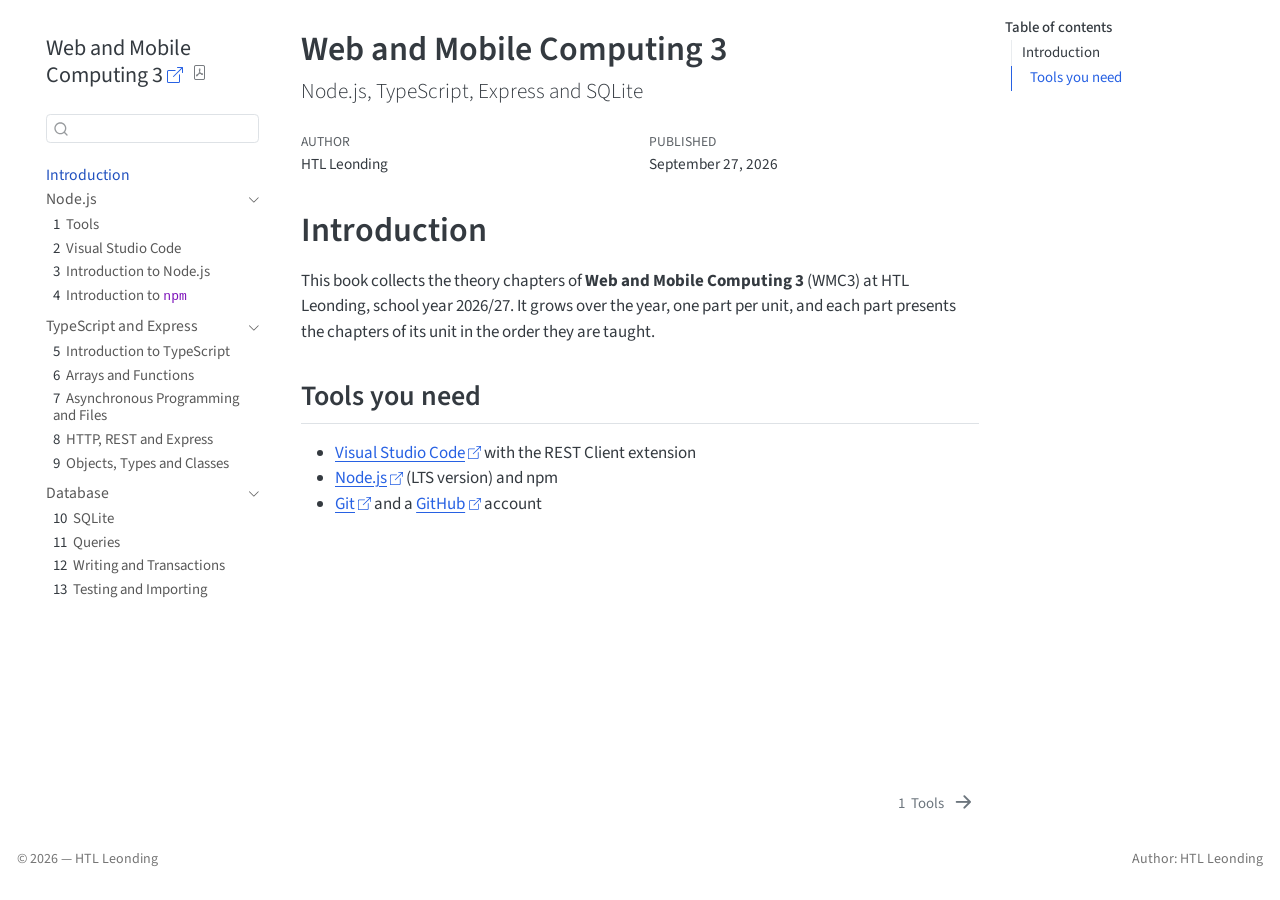
<file: index.html>
<!DOCTYPE html>
<html xmlns="http://www.w3.org/1999/xhtml" lang="en" xml:lang="en"><head>

<meta charset="utf-8">
<meta name="generator" content="quarto-1.10.18">

<meta name="viewport" content="width=device-width, initial-scale=1.0, user-scalable=yes">

<meta name="author" content="HTL Leonding">
<meta name="dcterms.date" content="2026-09-27">

<title>Web and Mobile Computing 3</title>
<style>
/* Default styles provided by pandoc.
** See https://pandoc.org/MANUAL.html#variables-for-html for config info.
*/
span.smallcaps{font-variant: small-caps;}
div.columns{display: flex; gap: 1.5em;}
div.column{flex: auto;}
@media screen {
div.columns{gap: min(4vw, 1.5em);}
div.column{overflow-x: auto;}
}
div.hanging-indent{margin-left: 1.5em; text-indent: -1.5em;}
ul.task-list{list-style: none;}
ul.task-list li input[type="checkbox"] {
  width: 0.8em;
  margin: 0 0.8em 0.2em -1em; /* quarto-specific, see https://github.com/quarto-dev/quarto-cli/issues/4556 */ 
  vertical-align: middle;
}
</style>


<script src="site_libs/quarto-nav/quarto-nav.js"></script>
<script src="site_libs/quarto-nav/headroom.min.js"></script>
<script src="site_libs/clipboard/clipboard.min.js"></script>
<script src="site_libs/quarto-search/autocomplete.umd.js"></script>
<script src="site_libs/quarto-search/fuse.min.js"></script>
<script src="site_libs/quarto-search/quarto-search.js"></script>
<meta name="quarto:offset" content="./">
<link href="./content/Units/01-Node.js/01_tools/README.html" rel="next">
<script src="site_libs/quarto-html/quarto.js" type="module"></script>
<script src="site_libs/quarto-html/tabsets/tabsets.js" type="module"></script>
<script src="site_libs/quarto-html/popper.min.js"></script>
<script src="site_libs/quarto-html/tippy.umd.min.js"></script>
<script src="site_libs/quarto-html/anchor.min.js"></script>
<link href="site_libs/quarto-html/tippy.css" rel="stylesheet">
<link href="site_libs/quarto-html/quarto-syntax-highlighting-64a204ab8560d761af7679ceaba22944.css" rel="stylesheet" id="quarto-text-highlighting-styles">
<script src="site_libs/bootstrap/bootstrap.min.js"></script>
<link href="site_libs/bootstrap/bootstrap-icons.css" rel="stylesheet">
<link href="site_libs/bootstrap/bootstrap-bfe050db2283133c8854d94eaab4e9ec.min.css" rel="stylesheet" append-hash="true" id="quarto-bootstrap" data-mode="light">
<script id="quarto-search-options" type="application/json">{
  "location": "sidebar",
  "copy-button": false,
  "collapse-after": 3,
  "panel-placement": "start",
  "type": "textbox",
  "limit": 50,
  "keyboard-shortcut": [
    "f",
    "/",
    "s"
  ],
  "show-item-context": false,
  "language": {
    "search-no-results-text": "No results",
    "search-matching-documents-text": "matching documents",
    "search-copy-link-title": "Copy link to search",
    "search-hide-matches-text": "Hide additional matches",
    "search-more-match-text": "more match in this document",
    "search-more-matches-text": "more matches in this document",
    "search-clear-button-title": "Clear",
    "search-text-placeholder": "",
    "search-detached-cancel-button-title": "Cancel",
    "search-submit-button-title": "Submit",
    "search-label": "Search"
  }
}</script>
<style>html{ scroll-behavior: smooth; }</style>


<link rel="stylesheet" href="styles.css">
</head>

<body class="nav-sidebar floating quarto-light">

<div id="quarto-search-results"></div>
  <header id="quarto-header" class="headroom fixed-top">
  <nav class="quarto-secondary-nav">
    <div class="container-fluid d-flex">
      <button type="button" class="quarto-btn-toggle btn" data-bs-toggle="collapse" role="button" data-bs-target=".quarto-sidebar-collapse-item" aria-controls="quarto-sidebar" aria-expanded="false" aria-label="Toggle sidebar navigation" onclick="if (window.quartoToggleHeadroom) { window.quartoToggleHeadroom(); }">
        <i class="bi bi-layout-text-sidebar-reverse"></i>
      </button>
        <nav class="quarto-page-breadcrumbs" aria-label="breadcrumb"><ol class="breadcrumb"><li class="breadcrumb-item"><a href="./index.html">Introduction</a></li></ol></nav>
        <a class="flex-grow-1" role="navigation" data-bs-toggle="collapse" data-bs-target=".quarto-sidebar-collapse-item" aria-controls="quarto-sidebar" aria-expanded="false" aria-label="Toggle sidebar navigation" onclick="if (window.quartoToggleHeadroom) { window.quartoToggleHeadroom(); }">      
        </a>
      <button type="button" class="btn quarto-search-button" aria-label="Search" onclick="window.quartoOpenSearch();">
        <i class="bi bi-search"></i>
      </button>
    </div>
  </nav>
</header>
<!-- content -->
<div id="quarto-content" class="quarto-container page-columns page-rows-contents page-layout-article">
<!-- sidebar -->
  <nav id="quarto-sidebar" class="sidebar collapse collapse-horizontal quarto-sidebar-collapse-item sidebar-navigation floating overflow-auto">
    <div class="pt-lg-2 mt-2 text-left sidebar-header">
    <div class="sidebar-title mb-0 py-0">
      <a href="./">Web and Mobile Computing 3</a> 
        <div class="sidebar-tools-main">
    <a href="./WMC3.pdf" title="Download PDF" class="quarto-navigation-tool px-1" aria-label="Download PDF"><i class="bi bi-file-pdf"></i></a>
</div>
    </div>
      </div>
        <div class="mt-2 flex-shrink-0 align-items-center">
        <div class="sidebar-search">
        <div id="quarto-search" class="" title="Search"></div>
        </div>
        </div>
    <div class="sidebar-menu-container"> 
    <ul class="list-unstyled mt-1">
        <li class="sidebar-item">
  <div class="sidebar-item-container"> 
  <a href="./index.html" class="sidebar-item-text sidebar-link active">
 <span class="menu-text">Introduction</span></a>
  </div>
</li>
        <li class="sidebar-item sidebar-item-section">
      <div class="sidebar-item-container"> 
            <a class="sidebar-item-text sidebar-link text-start" data-bs-toggle="collapse" data-bs-target="#quarto-sidebar-section-1" role="navigation" aria-expanded="true">
 <span class="menu-text">Node.js</span></a>
          <a class="sidebar-item-toggle text-start" data-bs-toggle="collapse" data-bs-target="#quarto-sidebar-section-1" role="navigation" aria-expanded="true" aria-label="Toggle section">
            <i class="bi bi-chevron-right ms-2"></i>
          </a> 
      </div>
      <ul id="quarto-sidebar-section-1" class="collapse list-unstyled sidebar-section depth1 show">  
          <li class="sidebar-item">
  <div class="sidebar-item-container"> 
  <a href="./content/Units/01-Node.js/01_tools/README.html" class="sidebar-item-text sidebar-link">
 <span class="menu-text"><span class="chapter-number">1</span>&nbsp; <span class="chapter-title">Tools</span></span></a>
  </div>
</li>
          <li class="sidebar-item">
  <div class="sidebar-item-container"> 
  <a href="./content/Units/01-Node.js/01_tools/VSCode-Extensions.html" class="sidebar-item-text sidebar-link">
 <span class="menu-text"><span class="chapter-number">2</span>&nbsp; <span class="chapter-title">Visual Studio Code</span></span></a>
  </div>
</li>
          <li class="sidebar-item">
  <div class="sidebar-item-container"> 
  <a href="./content/Units/01-Node.js/02_node/README.html" class="sidebar-item-text sidebar-link">
 <span class="menu-text"><span class="chapter-number">3</span>&nbsp; <span class="chapter-title">Introduction to Node.js</span></span></a>
  </div>
</li>
          <li class="sidebar-item">
  <div class="sidebar-item-container"> 
  <a href="./content/Units/01-Node.js/03_npm/README.html" class="sidebar-item-text sidebar-link">
 <span class="menu-text"><span class="chapter-number">4</span>&nbsp; <span class="chapter-title">Introduction to <code>npm</code></span></span></a>
  </div>
</li>
      </ul>
  </li>
        <li class="sidebar-item sidebar-item-section">
      <div class="sidebar-item-container"> 
            <a class="sidebar-item-text sidebar-link text-start" data-bs-toggle="collapse" data-bs-target="#quarto-sidebar-section-2" role="navigation" aria-expanded="true">
 <span class="menu-text">TypeScript and Express</span></a>
          <a class="sidebar-item-toggle text-start" data-bs-toggle="collapse" data-bs-target="#quarto-sidebar-section-2" role="navigation" aria-expanded="true" aria-label="Toggle section">
            <i class="bi bi-chevron-right ms-2"></i>
          </a> 
      </div>
      <ul id="quarto-sidebar-section-2" class="collapse list-unstyled sidebar-section depth1 show">  
          <li class="sidebar-item">
  <div class="sidebar-item-container"> 
  <a href="./content/Units/02-TypeScript-and-Express/material/01_typescript-intro/README.html" class="sidebar-item-text sidebar-link">
 <span class="menu-text"><span class="chapter-number">5</span>&nbsp; <span class="chapter-title">Introduction to TypeScript</span></span></a>
  </div>
</li>
          <li class="sidebar-item">
  <div class="sidebar-item-container"> 
  <a href="./content/Units/02-TypeScript-and-Express/material/02_arrays-and-functions/README.html" class="sidebar-item-text sidebar-link">
 <span class="menu-text"><span class="chapter-number">6</span>&nbsp; <span class="chapter-title">Arrays and Functions</span></span></a>
  </div>
</li>
          <li class="sidebar-item">
  <div class="sidebar-item-container"> 
  <a href="./content/Units/02-TypeScript-and-Express/material/03_async-and-files/README.html" class="sidebar-item-text sidebar-link">
 <span class="menu-text"><span class="chapter-number">7</span>&nbsp; <span class="chapter-title">Asynchronous Programming and Files</span></span></a>
  </div>
</li>
          <li class="sidebar-item">
  <div class="sidebar-item-container"> 
  <a href="./content/Units/02-TypeScript-and-Express/material/04_express-intro/README.html" class="sidebar-item-text sidebar-link">
 <span class="menu-text"><span class="chapter-number">8</span>&nbsp; <span class="chapter-title">HTTP, REST and Express</span></span></a>
  </div>
</li>
          <li class="sidebar-item">
  <div class="sidebar-item-container"> 
  <a href="./content/Units/02-TypeScript-and-Express/material/05_objects-and-classes/README.html" class="sidebar-item-text sidebar-link">
 <span class="menu-text"><span class="chapter-number">9</span>&nbsp; <span class="chapter-title">Objects, Types and Classes</span></span></a>
  </div>
</li>
      </ul>
  </li>
        <li class="sidebar-item sidebar-item-section">
      <div class="sidebar-item-container"> 
            <a class="sidebar-item-text sidebar-link text-start" data-bs-toggle="collapse" data-bs-target="#quarto-sidebar-section-3" role="navigation" aria-expanded="true">
 <span class="menu-text">Database</span></a>
          <a class="sidebar-item-toggle text-start" data-bs-toggle="collapse" data-bs-target="#quarto-sidebar-section-3" role="navigation" aria-expanded="true" aria-label="Toggle section">
            <i class="bi bi-chevron-right ms-2"></i>
          </a> 
      </div>
      <ul id="quarto-sidebar-section-3" class="collapse list-unstyled sidebar-section depth1 show">  
          <li class="sidebar-item">
  <div class="sidebar-item-container"> 
  <a href="./content/Units/03-Database/material/01_sqlite/README.html" class="sidebar-item-text sidebar-link">
 <span class="menu-text"><span class="chapter-number">10</span>&nbsp; <span class="chapter-title">SQLite</span></span></a>
  </div>
</li>
          <li class="sidebar-item">
  <div class="sidebar-item-container"> 
  <a href="./content/Units/03-Database/material/02_queries/README.html" class="sidebar-item-text sidebar-link">
 <span class="menu-text"><span class="chapter-number">11</span>&nbsp; <span class="chapter-title">Queries</span></span></a>
  </div>
</li>
          <li class="sidebar-item">
  <div class="sidebar-item-container"> 
  <a href="./content/Units/03-Database/material/03_writing-and-transactions/README.html" class="sidebar-item-text sidebar-link">
 <span class="menu-text"><span class="chapter-number">12</span>&nbsp; <span class="chapter-title">Writing and Transactions</span></span></a>
  </div>
</li>
          <li class="sidebar-item">
  <div class="sidebar-item-container"> 
  <a href="./content/Units/03-Database/material/04_testing-and-import/README.html" class="sidebar-item-text sidebar-link">
 <span class="menu-text"><span class="chapter-number">13</span>&nbsp; <span class="chapter-title">Testing and Importing</span></span></a>
  </div>
</li>
      </ul>
  </li>
    </ul>
    </div>
</nav>
<div id="quarto-sidebar-glass" class="quarto-sidebar-collapse-item" data-bs-toggle="collapse" data-bs-target=".quarto-sidebar-collapse-item"></div>
<!-- margin-sidebar -->
    <div id="quarto-margin-sidebar" class="sidebar margin-sidebar">
        <nav id="TOC" role="doc-toc" class="toc-active">
    <h2 id="toc-title">Table of contents</h2>
   
  <ul>
  <li><a href="#introduction" id="toc-introduction" class="nav-link active" data-scroll-target="#introduction">Introduction</a>
  <ul class="collapse">
  <li><a href="#tools-you-need" id="toc-tools-you-need" class="nav-link" data-scroll-target="#tools-you-need">Tools you need</a></li>
  </ul></li>
  </ul>
</nav>
    </div>
<!-- main -->
<main class="content" id="quarto-document-content">

<header id="title-block-header" class="quarto-title-block default">
<div class="quarto-title">
<h1 class="title">Web and Mobile Computing 3</h1>
<p class="subtitle lead">Node.js, TypeScript, Express and SQLite</p>
</div>



<div class="quarto-title-meta">

    <div>
    <div class="quarto-title-meta-heading">Author</div>
    <div class="quarto-title-meta-contents">
             <p>HTL Leonding </p>
          </div>
  </div>
    
    <div>
    <div class="quarto-title-meta-heading">Published</div>
    <div class="quarto-title-meta-contents">
      <p class="date">September 27, 2026</p>
    </div>
  </div>
  
    
  </div>
  


</header>


<section id="introduction" class="level1 unnumbered">
<h1 class="unnumbered">Introduction</h1>
<!--
  The only page written for the book itself. Everything else is a course
  Readme from ../Units/, copied into content/ by _scripts/sync-content.ts.
  The repository README.md is the lecturers' plan for the year (German), so it
  is not the introduction here.
-->
<p>This book collects the theory chapters of <strong>Web and Mobile Computing 3</strong> (WMC3) at HTL Leonding, school year 2026/27. It grows over the year, one part per unit, and each part presents the chapters of its unit in the order they are taught.</p>
<section id="tools-you-need" class="level2">
<h2 class="anchored" data-anchor-id="tools-you-need">Tools you need</h2>
<ul>
<li><a href="https://code.visualstudio.com/">Visual Studio Code</a> with the REST Client extension</li>
<li><a href="https://nodejs.org/">Node.js</a> (LTS version) and npm</li>
<li><a href="https://git-scm.com/">Git</a> and a <a href="https://github.com/">GitHub</a> account</li>
</ul>


</section>
</section>

</main> <!-- /main -->
<script id="quarto-html-after-body" type="application/javascript">
  window.document.addEventListener("DOMContentLoaded", function (event) {
    const icon = "";
    const anchorJS = new window.AnchorJS();
    anchorJS.options = {
      placement: 'right',
      icon: icon
    };
    anchorJS.add('.anchored');
    const isCodeAnnotation = (el) => {
      for (const clz of el.classList) {
        if (clz.startsWith('code-annotation-')) {                     
          return true;
        }
      }
      return false;
    }
    const onCopySuccess = function(e) {
      // button target
      const button = e.trigger;
      // don't keep focus
      button.blur();
      // flash "checked"
      button.classList.add('code-copy-button-checked');
      var currentTitle = button.getAttribute("title");
      button.setAttribute("title", "Copied!");
      let tooltip;
      if (window.bootstrap) {
        button.setAttribute("data-bs-toggle", "tooltip");
        button.setAttribute("data-bs-placement", "left");
        button.setAttribute("data-bs-title", "Copied!");
        tooltip = new bootstrap.Tooltip(button, 
          { trigger: "manual", 
            customClass: "code-copy-button-tooltip",
            offset: [0, -8]});
        tooltip.show();    
      }
      setTimeout(function() {
        if (tooltip) {
          tooltip.hide();
          button.removeAttribute("data-bs-title");
          button.removeAttribute("data-bs-toggle");
          button.removeAttribute("data-bs-placement");
        }
        button.setAttribute("title", currentTitle);
        button.classList.remove('code-copy-button-checked');
      }, 1000);
      // clear code selection
      e.clearSelection();
    }
    const getTextToCopy = function(trigger) {
      const outerScaffold = trigger.parentElement.cloneNode(true);
      const codeEl = outerScaffold.querySelector('code');
      for (const childEl of codeEl.children) {
        if (isCodeAnnotation(childEl)) {
          childEl.remove();
        }
      }
      return codeEl.innerText;
    }
    const clipboard = new window.ClipboardJS('.code-copy-button:not([data-in-quarto-modal])', {
      text: getTextToCopy
    });
    clipboard.on('success', onCopySuccess);
    if (window.document.getElementById('quarto-embedded-source-code-modal')) {
      const clipboardModal = new window.ClipboardJS('.code-copy-button[data-in-quarto-modal]', {
        text: getTextToCopy,
        container: window.document.getElementById('quarto-embedded-source-code-modal')
      });
      clipboardModal.on('success', onCopySuccess);
    }
      var localhostRegex = new RegExp(/^(?:http|https):\/\/localhost\:?[0-9]*\//);
      var mailtoRegex = new RegExp(/^mailto:/);
        var filterRegex = new RegExp("https:\/\/htl-leo-wmc-3\.github\.io\/wmc-3\/");
      var isInternal = (href) => {
          return filterRegex.test(href) || localhostRegex.test(href) || mailtoRegex.test(href);
      }
      // Inspect non-navigation links and adorn them if external
     var links = window.document.querySelectorAll('a[href]:not(.nav-link):not(.navbar-brand):not(.toc-action):not(.sidebar-link):not(.sidebar-item-toggle):not(.pagination-link):not(.no-external):not([aria-hidden]):not(.dropdown-item):not(.quarto-navigation-tool):not(.about-link)');
      for (var i=0; i<links.length; i++) {
        const link = links[i];
        if (!isInternal(link.href)) {
          // undo the damage that might have been done by quarto-nav.js in the case of
          // links that we want to consider external
          if (link.dataset.originalHref !== undefined) {
            link.href = link.dataset.originalHref;
          }
            // target, if specified
            link.setAttribute("target", "_blank");
            if (link.getAttribute("rel") === null) {
              link.setAttribute("rel", "noopener");
            }
            // default icon
            link.classList.add("external");
        }
      }
    function tippyHover(el, contentFn, onTriggerFn, onUntriggerFn) {
      const config = {
        allowHTML: true,
        maxWidth: 500,
        delay: 100,
        arrow: false,
        appendTo: function(el) {
            return el.parentElement;
        },
        interactive: true,
        interactiveBorder: 10,
        theme: 'quarto',
        placement: 'bottom-start',
      };
      if (contentFn) {
        config.content = contentFn;
      }
      if (onTriggerFn) {
        config.onTrigger = onTriggerFn;
      }
      if (onUntriggerFn) {
        config.onUntrigger = onUntriggerFn;
      }
      window.tippy(el, config); 
    }
    const noterefs = window.document.querySelectorAll('a[role="doc-noteref"]');
    for (var i=0; i<noterefs.length; i++) {
      const ref = noterefs[i];
      tippyHover(ref, function() {
        // use id or data attribute instead here
        let href = ref.getAttribute('data-footnote-href') || ref.getAttribute('href');
        try { href = new URL(href).hash; } catch {}
        const id = href.replace(/^#\/?/, "");
        const note = window.document.getElementById(id);
        if (note) {
          return note.innerHTML;
        } else {
          return "";
        }
      });
    }
    const xrefs = window.document.querySelectorAll('a.quarto-xref');
    const processXRef = (id, note) => {
      // Strip column container classes
      const stripColumnClz = (el) => {
        el.classList.remove("page-full", "page-columns");
        if (el.children) {
          for (const child of el.children) {
            stripColumnClz(child);
          }
        }
      }
      stripColumnClz(note)
      if (id === null || id.startsWith('sec-')) {
        // Special case sections, only their first couple elements
        const container = document.createElement("div");
        if (note.children && note.children.length > 2) {
          container.appendChild(note.children[0].cloneNode(true));
          for (let i = 1; i < note.children.length; i++) {
            const child = note.children[i];
            if (child.tagName === "P" && child.innerText === "") {
              continue;
            } else {
              container.appendChild(child.cloneNode(true));
              break;
            }
          }
          if (window.Quarto?.typesetMath) {
            window.Quarto.typesetMath(container);
          }
          return container.innerHTML
        } else {
          if (window.Quarto?.typesetMath) {
            window.Quarto.typesetMath(note);
          }
          return note.innerHTML;
        }
      } else {
        // Remove any anchor links if they are present
        const anchorLink = note.querySelector('a.anchorjs-link');
        if (anchorLink) {
          anchorLink.remove();
        }
        if (window.Quarto?.typesetMath) {
          window.Quarto.typesetMath(note);
        }
        if (note.classList.contains("callout")) {
          return note.outerHTML;
        } else {
          return note.innerHTML;
        }
      }
    }
    for (var i=0; i<xrefs.length; i++) {
      const xref = xrefs[i];
      tippyHover(xref, undefined, function(instance) {
        instance.disable();
        let url = xref.getAttribute('href');
        let hash = undefined; 
        if (url.startsWith('#')) {
          hash = url;
        } else {
          try { hash = new URL(url).hash; } catch {}
        }
        if (hash) {
          const id = hash.replace(/^#\/?/, "");
          const note = window.document.getElementById(id);
          if (note !== null) {
            try {
              const html = processXRef(id, note.cloneNode(true));
              instance.setContent(html);
            } finally {
              instance.enable();
              instance.show();
            }
          } else {
            // See if we can fetch this
            fetch(url.split('#')[0])
            .then(res => res.text())
            .then(html => {
              const parser = new DOMParser();
              const htmlDoc = parser.parseFromString(html, "text/html");
              const note = htmlDoc.getElementById(id);
              if (note !== null) {
                const html = processXRef(id, note);
                instance.setContent(html);
              } 
            }).finally(() => {
              instance.enable();
              instance.show();
            });
          }
        } else {
          // See if we can fetch a full url (with no hash to target)
          // This is a special case and we should probably do some content thinning / targeting
          fetch(url)
          .then(res => res.text())
          .then(html => {
            const parser = new DOMParser();
            const htmlDoc = parser.parseFromString(html, "text/html");
            const note = htmlDoc.querySelector('main.content');
            if (note !== null) {
              // This should only happen for chapter cross references
              // (since there is no id in the URL)
              // remove the first header
              if (note.children.length > 0 && note.children[0].tagName === "HEADER") {
                note.children[0].remove();
              }
              const html = processXRef(null, note);
              instance.setContent(html);
            } 
          }).finally(() => {
            instance.enable();
            instance.show();
          });
        }
      }, function(instance) {
      });
    }
        let selectedAnnoteEl;
        const selectorForAnnotation = ( cell, annotation) => {
          let cellAttr = 'data-code-cell="' + cell + '"';
          let lineAttr = 'data-code-annotation="' +  annotation + '"';
          const selector = 'span[' + cellAttr + '][' + lineAttr + ']';
          return selector;
        }
        const selectCodeLines = (annoteEl) => {
          const doc = window.document;
          const targetCell = annoteEl.getAttribute("data-target-cell");
          const targetAnnotation = annoteEl.getAttribute("data-target-annotation");
          const annoteSpan = window.document.querySelector(selectorForAnnotation(targetCell, targetAnnotation));
          const lines = annoteSpan.getAttribute("data-code-lines").split(",");
          const lineIds = lines.map((line) => {
            return targetCell + "-" + line;
          })
          let top = null;
          let height = null;
          let parent = null;
          if (lineIds.length > 0) {
              //compute the position of the single el (top and bottom and make a div)
              const el = window.document.getElementById(lineIds[0]);
              top = el.offsetTop;
              height = el.offsetHeight;
              parent = el.parentElement.parentElement;
            if (lineIds.length > 1) {
              const lastEl = window.document.getElementById(lineIds[lineIds.length - 1]);
              const bottom = lastEl.offsetTop + lastEl.offsetHeight;
              height = bottom - top;
            }
            if (top !== null && height !== null && parent !== null) {
              // cook up a div (if necessary) and position it 
              let div = window.document.getElementById("code-annotation-line-highlight");
              if (div === null) {
                div = window.document.createElement("div");
                div.setAttribute("id", "code-annotation-line-highlight");
                div.style.position = 'absolute';
                parent.appendChild(div);
              }
              div.style.top = top - 2 + "px";
              div.style.height = height + 4 + "px";
              div.style.left = 0;
              let gutterDiv = window.document.getElementById("code-annotation-line-highlight-gutter");
              if (gutterDiv === null) {
                gutterDiv = window.document.createElement("div");
                gutterDiv.setAttribute("id", "code-annotation-line-highlight-gutter");
                gutterDiv.style.position = 'absolute';
                const codeCell = window.document.getElementById(targetCell);
                const gutter = codeCell.querySelector('.code-annotation-gutter');
                gutter.appendChild(gutterDiv);
              }
              gutterDiv.style.top = top - 2 + "px";
              gutterDiv.style.height = height + 4 + "px";
            }
            selectedAnnoteEl = annoteEl;
          }
        };
        const unselectCodeLines = () => {
          const elementsIds = ["code-annotation-line-highlight", "code-annotation-line-highlight-gutter"];
          elementsIds.forEach((elId) => {
            const div = window.document.getElementById(elId);
            if (div) {
              div.remove();
            }
          });
          selectedAnnoteEl = undefined;
        };
          // Handle positioning of the toggle
      window.addEventListener(
        "resize",
        throttle(() => {
          elRect = undefined;
          if (selectedAnnoteEl) {
            selectCodeLines(selectedAnnoteEl);
          }
        }, 10)
      );
      function throttle(fn, ms) {
      let throttle = false;
      let timer;
        return (...args) => {
          if(!throttle) { // first call gets through
              fn.apply(this, args);
              throttle = true;
          } else { // all the others get throttled
              if(timer) clearTimeout(timer); // cancel #2
              timer = setTimeout(() => {
                fn.apply(this, args);
                timer = throttle = false;
              }, ms);
          }
        };
      }
        // Attach click handler to the DT
        const annoteDls = window.document.querySelectorAll('dt[data-target-cell]');
        for (const annoteDlNode of annoteDls) {
          annoteDlNode.addEventListener('click', (event) => {
            const clickedEl = event.target;
            if (clickedEl !== selectedAnnoteEl) {
              unselectCodeLines();
              const activeEl = window.document.querySelector('dt[data-target-cell].code-annotation-active');
              if (activeEl) {
                activeEl.classList.remove('code-annotation-active');
              }
              selectCodeLines(clickedEl);
              clickedEl.classList.add('code-annotation-active');
            } else {
              // Unselect the line
              unselectCodeLines();
              clickedEl.classList.remove('code-annotation-active');
            }
          });
        }
    const findCites = (el) => {
      const parentEl = el.parentElement;
      if (parentEl) {
        const cites = parentEl.dataset.cites;
        if (cites) {
          return {
            el,
            cites: cites.split(' ')
          };
        } else {
          return findCites(el.parentElement)
        }
      } else {
        return undefined;
      }
    };
    var bibliorefs = window.document.querySelectorAll('a[role="doc-biblioref"]');
    for (var i=0; i<bibliorefs.length; i++) {
      const ref = bibliorefs[i];
      const citeInfo = findCites(ref);
      if (citeInfo) {
        tippyHover(citeInfo.el, function() {
          var popup = window.document.createElement('div');
          citeInfo.cites.forEach(function(cite) {
            var citeDiv = window.document.createElement('div');
            citeDiv.classList.add('hanging-indent');
            citeDiv.classList.add('csl-entry');
            var biblioDiv = window.document.getElementById('ref-' + cite);
            if (biblioDiv) {
              citeDiv.innerHTML = biblioDiv.innerHTML;
            }
            popup.appendChild(citeDiv);
          });
          return popup.innerHTML;
        });
      }
    }
  });
  </script>
<nav class="page-navigation">
  <div class="nav-page nav-page-previous">
  </div>
  <div class="nav-page nav-page-next">
      <a href="./content/Units/01-Node.js/01_tools/README.html" class="pagination-link" aria-label="Tools">
        <span class="nav-page-text"><span class="chapter-number">1</span>&nbsp; <span class="chapter-title">Tools</span></span> <i class="bi bi-arrow-right-short"></i>
      </a>
  </div>
</nav>
</div> <!-- /content -->
<footer class="footer">
  <div class="nav-footer">
    <div class="nav-footer-left">
<p>© 2026 — HTL Leonding</p>
</div>   
    <div class="nav-footer-center">
      &nbsp;
    </div>
    <div class="nav-footer-right">
<p>Author: HTL Leonding</p>
</div>
  </div>
</footer>




<script src="site_libs/quarto-html/zenscroll-min.js"></script>
</body></html>
</file>
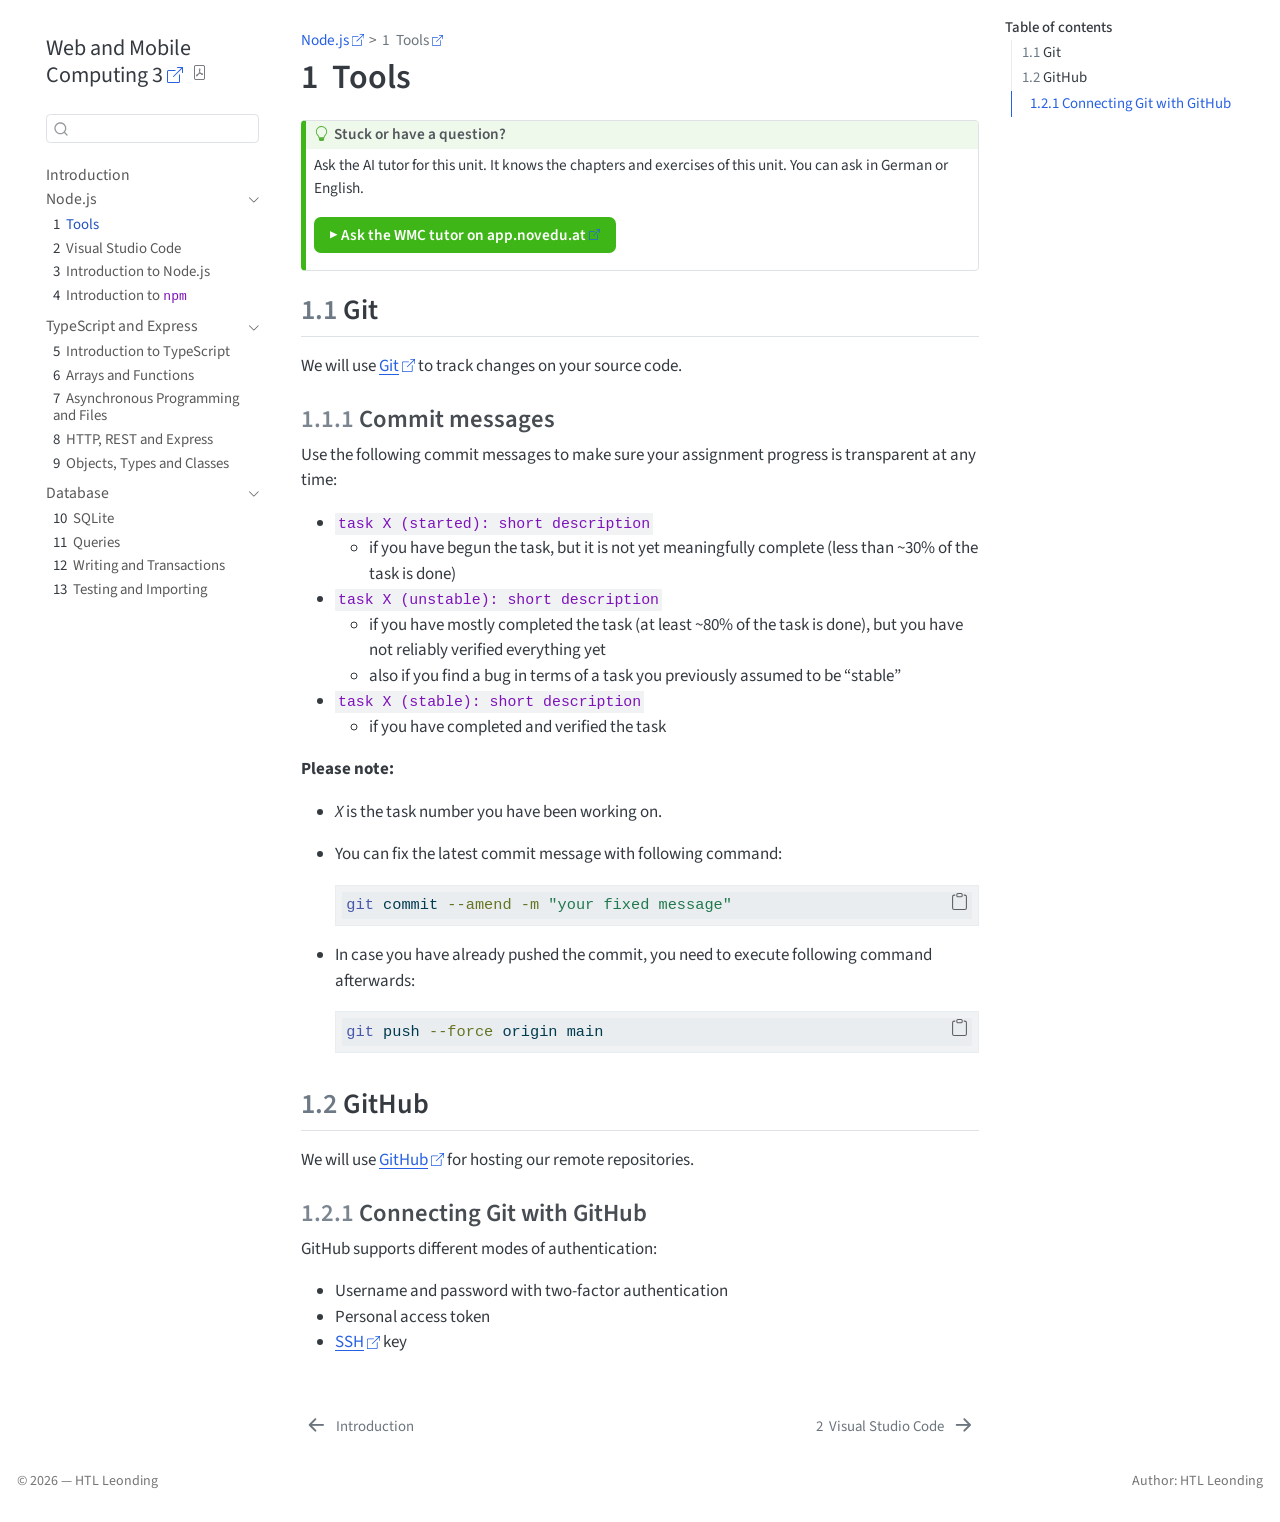
<file: content/Units/01-Node.js/01_tools/README.html>
<!DOCTYPE html>
<html xmlns="http://www.w3.org/1999/xhtml" lang="en" xml:lang="en"><head>

<meta charset="utf-8">
<meta name="generator" content="quarto-1.10.18">

<meta name="viewport" content="width=device-width, initial-scale=1.0, user-scalable=yes">


<title>1&nbsp; Tools – Web and Mobile Computing 3</title>
<style>
/* Default styles provided by pandoc.
** See https://pandoc.org/MANUAL.html#variables-for-html for config info.
*/
span.smallcaps{font-variant: small-caps;}
div.columns{display: flex; gap: 1.5em;}
div.column{flex: auto;}
@media screen {
div.columns{gap: min(4vw, 1.5em);}
div.column{overflow-x: auto;}
}
div.hanging-indent{margin-left: 1.5em; text-indent: -1.5em;}
ul.task-list{list-style: none;}
ul.task-list li input[type="checkbox"] {
  width: 0.8em;
  margin: 0 0.8em 0.2em -1em; /* quarto-specific, see https://github.com/quarto-dev/quarto-cli/issues/4556 */ 
  vertical-align: middle;
}
/* CSS for syntax highlighting */
html { -webkit-text-size-adjust: 100%; }
pre > code.sourceCode { white-space: pre; position: relative; }
pre > code.sourceCode > span { display: inline-block; line-height: 1.25; }
pre > code.sourceCode > span:empty { height: 1.2em; }
.sourceCode { overflow: visible; }
code.sourceCode > span { color: inherit; text-decoration: inherit; }
div.sourceCode { margin: 1em 0; }
pre.sourceCode { margin: 0; }
@media screen {
div.sourceCode { overflow: auto; }
}
@media print {
pre > code.sourceCode { white-space: pre-wrap; }
pre > code.sourceCode > span { text-indent: -5em; padding-left: 5em; }
}
pre.numberSource code
  { counter-reset: source-line 0; }
pre.numberSource code > span
  { position: relative; left: -4em; counter-increment: source-line; }
pre.numberSource code > span > a:first-child::before
  { content: counter(source-line);
    position: relative; left: -1em; text-align: right; vertical-align: baseline;
    border: none; display: inline-block;
    -webkit-touch-callout: none; -webkit-user-select: none;
    -khtml-user-select: none; -moz-user-select: none;
    -ms-user-select: none; user-select: none;
    padding: 0 4px; width: 4em;
  }
pre.numberSource { margin-left: 3em;  padding-left: 4px; }
div.sourceCode
  {   }
@media screen {
pre > code.sourceCode > span > a:first-child::before { text-decoration: underline; }
}
</style>


<script src="../../../../site_libs/quarto-nav/quarto-nav.js"></script>
<script src="../../../../site_libs/quarto-nav/headroom.min.js"></script>
<script src="../../../../site_libs/clipboard/clipboard.min.js"></script>
<script src="../../../../site_libs/quarto-search/autocomplete.umd.js"></script>
<script src="../../../../site_libs/quarto-search/fuse.min.js"></script>
<script src="../../../../site_libs/quarto-search/quarto-search.js"></script>
<meta name="quarto:offset" content="../../../../">
<link href="../../../../content/Units/01-Node.js/01_tools/VSCode-Extensions.html" rel="next">
<link href="../../../../index.html" rel="prev">
<script src="../../../../site_libs/quarto-html/quarto.js" type="module"></script>
<script src="../../../../site_libs/quarto-html/tabsets/tabsets.js" type="module"></script>
<script src="../../../../site_libs/quarto-html/popper.min.js"></script>
<script src="../../../../site_libs/quarto-html/tippy.umd.min.js"></script>
<script src="../../../../site_libs/quarto-html/anchor.min.js"></script>
<link href="../../../../site_libs/quarto-html/tippy.css" rel="stylesheet">
<link href="../../../../site_libs/quarto-html/quarto-syntax-highlighting-64a204ab8560d761af7679ceaba22944.css" rel="stylesheet" id="quarto-text-highlighting-styles">
<script src="../../../../site_libs/bootstrap/bootstrap.min.js"></script>
<link href="../../../../site_libs/bootstrap/bootstrap-icons.css" rel="stylesheet">
<link href="../../../../site_libs/bootstrap/bootstrap-bfe050db2283133c8854d94eaab4e9ec.min.css" rel="stylesheet" append-hash="true" id="quarto-bootstrap" data-mode="light">
<link href="../../../../site_libs/quarto-contrib/quarto-novedu-1.0.0/novedu.css" rel="stylesheet">
<script id="quarto-search-options" type="application/json">{
  "location": "sidebar",
  "copy-button": false,
  "collapse-after": 3,
  "panel-placement": "start",
  "type": "textbox",
  "limit": 50,
  "keyboard-shortcut": [
    "f",
    "/",
    "s"
  ],
  "show-item-context": false,
  "language": {
    "search-no-results-text": "No results",
    "search-matching-documents-text": "matching documents",
    "search-copy-link-title": "Copy link to search",
    "search-hide-matches-text": "Hide additional matches",
    "search-more-match-text": "more match in this document",
    "search-more-matches-text": "more matches in this document",
    "search-clear-button-title": "Clear",
    "search-text-placeholder": "",
    "search-detached-cancel-button-title": "Cancel",
    "search-submit-button-title": "Submit",
    "search-label": "Search"
  }
}</script>
<style>html{ scroll-behavior: smooth; }</style>


<link rel="stylesheet" href="../../../../styles.css">
</head>

<body class="nav-sidebar floating quarto-light">

<div id="quarto-search-results"></div>
  <header id="quarto-header" class="headroom fixed-top">
  <nav class="quarto-secondary-nav">
    <div class="container-fluid d-flex">
      <button type="button" class="quarto-btn-toggle btn" data-bs-toggle="collapse" role="button" data-bs-target=".quarto-sidebar-collapse-item" aria-controls="quarto-sidebar" aria-expanded="false" aria-label="Toggle sidebar navigation" onclick="if (window.quartoToggleHeadroom) { window.quartoToggleHeadroom(); }">
        <i class="bi bi-layout-text-sidebar-reverse"></i>
      </button>
        <nav class="quarto-page-breadcrumbs" aria-label="breadcrumb"><ol class="breadcrumb"><li class="breadcrumb-item"><a href="../../../../content/Units/01-Node.js/01_tools/README.html">Node.js</a></li><li class="breadcrumb-item"><a href="../../../../content/Units/01-Node.js/01_tools/README.html"><span class="chapter-number">1</span>&nbsp; <span class="chapter-title">Tools</span></a></li></ol></nav>
        <a class="flex-grow-1" role="navigation" data-bs-toggle="collapse" data-bs-target=".quarto-sidebar-collapse-item" aria-controls="quarto-sidebar" aria-expanded="false" aria-label="Toggle sidebar navigation" onclick="if (window.quartoToggleHeadroom) { window.quartoToggleHeadroom(); }">      
        </a>
      <button type="button" class="btn quarto-search-button" aria-label="Search" onclick="window.quartoOpenSearch();">
        <i class="bi bi-search"></i>
      </button>
    </div>
  </nav>
</header>
<!-- content -->
<div id="quarto-content" class="quarto-container page-columns page-rows-contents page-layout-article">
<!-- sidebar -->
  <nav id="quarto-sidebar" class="sidebar collapse collapse-horizontal quarto-sidebar-collapse-item sidebar-navigation floating overflow-auto">
    <div class="pt-lg-2 mt-2 text-left sidebar-header">
    <div class="sidebar-title mb-0 py-0">
      <a href="../../../../">Web and Mobile Computing 3</a> 
        <div class="sidebar-tools-main">
    <a href="../../../../WMC3.pdf" title="Download PDF" class="quarto-navigation-tool px-1" aria-label="Download PDF"><i class="bi bi-file-pdf"></i></a>
</div>
    </div>
      </div>
        <div class="mt-2 flex-shrink-0 align-items-center">
        <div class="sidebar-search">
        <div id="quarto-search" class="" title="Search"></div>
        </div>
        </div>
    <div class="sidebar-menu-container"> 
    <ul class="list-unstyled mt-1">
        <li class="sidebar-item">
  <div class="sidebar-item-container"> 
  <a href="../../../../index.html" class="sidebar-item-text sidebar-link">
 <span class="menu-text">Introduction</span></a>
  </div>
</li>
        <li class="sidebar-item sidebar-item-section">
      <div class="sidebar-item-container"> 
            <a class="sidebar-item-text sidebar-link text-start" data-bs-toggle="collapse" data-bs-target="#quarto-sidebar-section-1" role="navigation" aria-expanded="true">
 <span class="menu-text">Node.js</span></a>
          <a class="sidebar-item-toggle text-start" data-bs-toggle="collapse" data-bs-target="#quarto-sidebar-section-1" role="navigation" aria-expanded="true" aria-label="Toggle section">
            <i class="bi bi-chevron-right ms-2"></i>
          </a> 
      </div>
      <ul id="quarto-sidebar-section-1" class="collapse list-unstyled sidebar-section depth1 show">  
          <li class="sidebar-item">
  <div class="sidebar-item-container"> 
  <a href="../../../../content/Units/01-Node.js/01_tools/README.html" class="sidebar-item-text sidebar-link active">
 <span class="menu-text"><span class="chapter-number">1</span>&nbsp; <span class="chapter-title">Tools</span></span></a>
  </div>
</li>
          <li class="sidebar-item">
  <div class="sidebar-item-container"> 
  <a href="../../../../content/Units/01-Node.js/01_tools/VSCode-Extensions.html" class="sidebar-item-text sidebar-link">
 <span class="menu-text"><span class="chapter-number">2</span>&nbsp; <span class="chapter-title">Visual Studio Code</span></span></a>
  </div>
</li>
          <li class="sidebar-item">
  <div class="sidebar-item-container"> 
  <a href="../../../../content/Units/01-Node.js/02_node/README.html" class="sidebar-item-text sidebar-link">
 <span class="menu-text"><span class="chapter-number">3</span>&nbsp; <span class="chapter-title">Introduction to Node.js</span></span></a>
  </div>
</li>
          <li class="sidebar-item">
  <div class="sidebar-item-container"> 
  <a href="../../../../content/Units/01-Node.js/03_npm/README.html" class="sidebar-item-text sidebar-link">
 <span class="menu-text"><span class="chapter-number">4</span>&nbsp; <span class="chapter-title">Introduction to <code>npm</code></span></span></a>
  </div>
</li>
      </ul>
  </li>
        <li class="sidebar-item sidebar-item-section">
      <div class="sidebar-item-container"> 
            <a class="sidebar-item-text sidebar-link text-start" data-bs-toggle="collapse" data-bs-target="#quarto-sidebar-section-2" role="navigation" aria-expanded="true">
 <span class="menu-text">TypeScript and Express</span></a>
          <a class="sidebar-item-toggle text-start" data-bs-toggle="collapse" data-bs-target="#quarto-sidebar-section-2" role="navigation" aria-expanded="true" aria-label="Toggle section">
            <i class="bi bi-chevron-right ms-2"></i>
          </a> 
      </div>
      <ul id="quarto-sidebar-section-2" class="collapse list-unstyled sidebar-section depth1 show">  
          <li class="sidebar-item">
  <div class="sidebar-item-container"> 
  <a href="../../../../content/Units/02-TypeScript-and-Express/material/01_typescript-intro/README.html" class="sidebar-item-text sidebar-link">
 <span class="menu-text"><span class="chapter-number">5</span>&nbsp; <span class="chapter-title">Introduction to TypeScript</span></span></a>
  </div>
</li>
          <li class="sidebar-item">
  <div class="sidebar-item-container"> 
  <a href="../../../../content/Units/02-TypeScript-and-Express/material/02_arrays-and-functions/README.html" class="sidebar-item-text sidebar-link">
 <span class="menu-text"><span class="chapter-number">6</span>&nbsp; <span class="chapter-title">Arrays and Functions</span></span></a>
  </div>
</li>
          <li class="sidebar-item">
  <div class="sidebar-item-container"> 
  <a href="../../../../content/Units/02-TypeScript-and-Express/material/03_async-and-files/README.html" class="sidebar-item-text sidebar-link">
 <span class="menu-text"><span class="chapter-number">7</span>&nbsp; <span class="chapter-title">Asynchronous Programming and Files</span></span></a>
  </div>
</li>
          <li class="sidebar-item">
  <div class="sidebar-item-container"> 
  <a href="../../../../content/Units/02-TypeScript-and-Express/material/04_express-intro/README.html" class="sidebar-item-text sidebar-link">
 <span class="menu-text"><span class="chapter-number">8</span>&nbsp; <span class="chapter-title">HTTP, REST and Express</span></span></a>
  </div>
</li>
          <li class="sidebar-item">
  <div class="sidebar-item-container"> 
  <a href="../../../../content/Units/02-TypeScript-and-Express/material/05_objects-and-classes/README.html" class="sidebar-item-text sidebar-link">
 <span class="menu-text"><span class="chapter-number">9</span>&nbsp; <span class="chapter-title">Objects, Types and Classes</span></span></a>
  </div>
</li>
      </ul>
  </li>
        <li class="sidebar-item sidebar-item-section">
      <div class="sidebar-item-container"> 
            <a class="sidebar-item-text sidebar-link text-start" data-bs-toggle="collapse" data-bs-target="#quarto-sidebar-section-3" role="navigation" aria-expanded="true">
 <span class="menu-text">Database</span></a>
          <a class="sidebar-item-toggle text-start" data-bs-toggle="collapse" data-bs-target="#quarto-sidebar-section-3" role="navigation" aria-expanded="true" aria-label="Toggle section">
            <i class="bi bi-chevron-right ms-2"></i>
          </a> 
      </div>
      <ul id="quarto-sidebar-section-3" class="collapse list-unstyled sidebar-section depth1 show">  
          <li class="sidebar-item">
  <div class="sidebar-item-container"> 
  <a href="../../../../content/Units/03-Database/material/01_sqlite/README.html" class="sidebar-item-text sidebar-link">
 <span class="menu-text"><span class="chapter-number">10</span>&nbsp; <span class="chapter-title">SQLite</span></span></a>
  </div>
</li>
          <li class="sidebar-item">
  <div class="sidebar-item-container"> 
  <a href="../../../../content/Units/03-Database/material/02_queries/README.html" class="sidebar-item-text sidebar-link">
 <span class="menu-text"><span class="chapter-number">11</span>&nbsp; <span class="chapter-title">Queries</span></span></a>
  </div>
</li>
          <li class="sidebar-item">
  <div class="sidebar-item-container"> 
  <a href="../../../../content/Units/03-Database/material/03_writing-and-transactions/README.html" class="sidebar-item-text sidebar-link">
 <span class="menu-text"><span class="chapter-number">12</span>&nbsp; <span class="chapter-title">Writing and Transactions</span></span></a>
  </div>
</li>
          <li class="sidebar-item">
  <div class="sidebar-item-container"> 
  <a href="../../../../content/Units/03-Database/material/04_testing-and-import/README.html" class="sidebar-item-text sidebar-link">
 <span class="menu-text"><span class="chapter-number">13</span>&nbsp; <span class="chapter-title">Testing and Importing</span></span></a>
  </div>
</li>
      </ul>
  </li>
    </ul>
    </div>
</nav>
<div id="quarto-sidebar-glass" class="quarto-sidebar-collapse-item" data-bs-toggle="collapse" data-bs-target=".quarto-sidebar-collapse-item"></div>
<!-- margin-sidebar -->
    <div id="quarto-margin-sidebar" class="sidebar margin-sidebar">
        <nav id="TOC" role="doc-toc" class="toc-active">
    <h2 id="toc-title">Table of contents</h2>
   
  <ul>
  <li><a href="#git" id="toc-git" class="nav-link active" data-scroll-target="#git"><span class="header-section-number">1.1</span> Git</a>
  <ul class="collapse">
  <li><a href="#commit-messages" id="toc-commit-messages" class="nav-link" data-scroll-target="#commit-messages"><span class="header-section-number">1.1.1</span> Commit messages</a></li>
  </ul></li>
  <li><a href="#github" id="toc-github" class="nav-link" data-scroll-target="#github"><span class="header-section-number">1.2</span> GitHub</a>
  <ul class="collapse">
  <li><a href="#connecting-git-with-github" id="toc-connecting-git-with-github" class="nav-link" data-scroll-target="#connecting-git-with-github"><span class="header-section-number">1.2.1</span> Connecting Git with GitHub</a></li>
  </ul></li>
  </ul>
</nav>
    </div>
<!-- main -->
<main class="content" id="quarto-document-content">

<header id="title-block-header" class="quarto-title-block default"><nav class="quarto-page-breadcrumbs quarto-title-breadcrumbs d-none d-lg-block" aria-label="breadcrumb"><ol class="breadcrumb"><li class="breadcrumb-item"><a href="../../../../content/Units/01-Node.js/01_tools/README.html">Node.js</a></li><li class="breadcrumb-item"><a href="../../../../content/Units/01-Node.js/01_tools/README.html"><span class="chapter-number">1</span>&nbsp; <span class="chapter-title">Tools</span></a></li></ol></nav>
<div class="quarto-title">
<h1 class="title"><span class="chapter-number">1</span>&nbsp; <span class="chapter-title">Tools</span></h1>
</div>



<div class="quarto-title-meta">

    
  
    
  </div>
  


</header>


<div class="callout callout-style-default callout-tip callout-titled">
<div class="callout-header d-flex align-content-center">
<div class="callout-icon-container">
<i class="callout-icon"></i>
</div>
<div class="callout-title-container flex-fill">
<span class="screen-reader-only">Tip</span>Stuck or have a question?
</div>
</div>
<div class="callout-body-container callout-body">
<p>Ask the AI tutor for this unit. It knows the chapters and exercises of this unit. You can ask in German or English.</p>
<div class="novedu-cta novedu-cta-tutor">
<p><a href="https://app.novedu.at/304irtv7iq">▶ Ask the WMC tutor on app.novedu.at</a></p>
</div>
</div>
</div>
<section id="git" class="level2" data-number="1.1">
<h2 data-number="1.1" class="anchored" data-anchor-id="git"><span class="header-section-number">1.1</span> Git</h2>
<p>We will use <a href="https://git-scm.com/">Git</a> to track changes on your source code.</p>
<section id="commit-messages" class="level3" data-number="1.1.1">
<h3 data-number="1.1.1" class="anchored" data-anchor-id="commit-messages"><span class="header-section-number">1.1.1</span> Commit messages</h3>
<p>Use the following commit messages to make sure your assignment progress is transparent at any time:</p>
<ul>
<li><code>task X (started): short description</code>
<ul>
<li>if you have begun the task, but it is not yet meaningfully complete (less than ~30% of the task is done)</li>
</ul></li>
<li><code>task X (unstable): short description</code>
<ul>
<li>if you have mostly completed the task (at least ~80% of the task is done), but you have not reliably verified everything yet</li>
<li>also if you find a bug in terms of a task you previously assumed to be “stable”</li>
</ul></li>
<li><code>task X (stable): short description</code>
<ul>
<li>if you have completed and verified the task</li>
</ul></li>
</ul>
<p><strong>Please note:</strong></p>
<ul>
<li><p><em>X</em> is the task number you have been working on.</p></li>
<li><p>You can fix the latest commit message with following command:</p>
<div class="code-copy-outer-scaffold"><div class="sourceCode" id="cb1"><pre class="sourceCode bash code-with-copy"><code class="sourceCode bash"><span id="cb1-1"><a href="#cb1-1" aria-hidden="true" tabindex="-1"></a><span class="fu">git</span> commit <span class="at">--amend</span> <span class="at">-m</span> <span class="st">"your fixed message"</span></span></code></pre></div><button title="Copy to Clipboard" class="code-copy-button"><i class="bi"></i></button></div></li>
<li><p>In case you have already pushed the commit, you need to execute following command afterwards:</p>
<div class="code-copy-outer-scaffold"><div class="sourceCode" id="cb2"><pre class="sourceCode bash code-with-copy"><code class="sourceCode bash"><span id="cb2-1"><a href="#cb2-1" aria-hidden="true" tabindex="-1"></a><span class="fu">git</span> push <span class="at">--force</span> origin main</span></code></pre></div><button title="Copy to Clipboard" class="code-copy-button"><i class="bi"></i></button></div></li>
</ul>
</section>
</section>
<section id="github" class="level2" data-number="1.2">
<h2 data-number="1.2" class="anchored" data-anchor-id="github"><span class="header-section-number">1.2</span> GitHub</h2>
<p>We will use <a href="https://github.com/">GitHub</a> for hosting our remote repositories.</p>
<section id="connecting-git-with-github" class="level3" data-number="1.2.1">
<h3 data-number="1.2.1" class="anchored" data-anchor-id="connecting-git-with-github"><span class="header-section-number">1.2.1</span> Connecting Git with GitHub</h3>
<p>GitHub supports different modes of authentication:</p>
<ul>
<li>Username and password with two-factor authentication</li>
<li>Personal access token</li>
<li><a href="https://docs.github.com/en/github/authenticating-to-github/connecting-to-github-with-ssh">SSH</a> key</li>
</ul>


</section>
</section>

</main> <!-- /main -->
<script id="quarto-html-after-body" type="application/javascript">
  window.document.addEventListener("DOMContentLoaded", function (event) {
    const icon = "";
    const anchorJS = new window.AnchorJS();
    anchorJS.options = {
      placement: 'right',
      icon: icon
    };
    anchorJS.add('.anchored');
    const isCodeAnnotation = (el) => {
      for (const clz of el.classList) {
        if (clz.startsWith('code-annotation-')) {                     
          return true;
        }
      }
      return false;
    }
    const onCopySuccess = function(e) {
      // button target
      const button = e.trigger;
      // don't keep focus
      button.blur();
      // flash "checked"
      button.classList.add('code-copy-button-checked');
      var currentTitle = button.getAttribute("title");
      button.setAttribute("title", "Copied!");
      let tooltip;
      if (window.bootstrap) {
        button.setAttribute("data-bs-toggle", "tooltip");
        button.setAttribute("data-bs-placement", "left");
        button.setAttribute("data-bs-title", "Copied!");
        tooltip = new bootstrap.Tooltip(button, 
          { trigger: "manual", 
            customClass: "code-copy-button-tooltip",
            offset: [0, -8]});
        tooltip.show();    
      }
      setTimeout(function() {
        if (tooltip) {
          tooltip.hide();
          button.removeAttribute("data-bs-title");
          button.removeAttribute("data-bs-toggle");
          button.removeAttribute("data-bs-placement");
        }
        button.setAttribute("title", currentTitle);
        button.classList.remove('code-copy-button-checked');
      }, 1000);
      // clear code selection
      e.clearSelection();
    }
    const getTextToCopy = function(trigger) {
      const outerScaffold = trigger.parentElement.cloneNode(true);
      const codeEl = outerScaffold.querySelector('code');
      for (const childEl of codeEl.children) {
        if (isCodeAnnotation(childEl)) {
          childEl.remove();
        }
      }
      return codeEl.innerText;
    }
    const clipboard = new window.ClipboardJS('.code-copy-button:not([data-in-quarto-modal])', {
      text: getTextToCopy
    });
    clipboard.on('success', onCopySuccess);
    if (window.document.getElementById('quarto-embedded-source-code-modal')) {
      const clipboardModal = new window.ClipboardJS('.code-copy-button[data-in-quarto-modal]', {
        text: getTextToCopy,
        container: window.document.getElementById('quarto-embedded-source-code-modal')
      });
      clipboardModal.on('success', onCopySuccess);
    }
      var localhostRegex = new RegExp(/^(?:http|https):\/\/localhost\:?[0-9]*\//);
      var mailtoRegex = new RegExp(/^mailto:/);
        var filterRegex = new RegExp("https:\/\/htl-leo-wmc-3\.github\.io\/wmc-3\/");
      var isInternal = (href) => {
          return filterRegex.test(href) || localhostRegex.test(href) || mailtoRegex.test(href);
      }
      // Inspect non-navigation links and adorn them if external
     var links = window.document.querySelectorAll('a[href]:not(.nav-link):not(.navbar-brand):not(.toc-action):not(.sidebar-link):not(.sidebar-item-toggle):not(.pagination-link):not(.no-external):not([aria-hidden]):not(.dropdown-item):not(.quarto-navigation-tool):not(.about-link)');
      for (var i=0; i<links.length; i++) {
        const link = links[i];
        if (!isInternal(link.href)) {
          // undo the damage that might have been done by quarto-nav.js in the case of
          // links that we want to consider external
          if (link.dataset.originalHref !== undefined) {
            link.href = link.dataset.originalHref;
          }
            // target, if specified
            link.setAttribute("target", "_blank");
            if (link.getAttribute("rel") === null) {
              link.setAttribute("rel", "noopener");
            }
            // default icon
            link.classList.add("external");
        }
      }
    function tippyHover(el, contentFn, onTriggerFn, onUntriggerFn) {
      const config = {
        allowHTML: true,
        maxWidth: 500,
        delay: 100,
        arrow: false,
        appendTo: function(el) {
            return el.parentElement;
        },
        interactive: true,
        interactiveBorder: 10,
        theme: 'quarto',
        placement: 'bottom-start',
      };
      if (contentFn) {
        config.content = contentFn;
      }
      if (onTriggerFn) {
        config.onTrigger = onTriggerFn;
      }
      if (onUntriggerFn) {
        config.onUntrigger = onUntriggerFn;
      }
      window.tippy(el, config); 
    }
    const noterefs = window.document.querySelectorAll('a[role="doc-noteref"]');
    for (var i=0; i<noterefs.length; i++) {
      const ref = noterefs[i];
      tippyHover(ref, function() {
        // use id or data attribute instead here
        let href = ref.getAttribute('data-footnote-href') || ref.getAttribute('href');
        try { href = new URL(href).hash; } catch {}
        const id = href.replace(/^#\/?/, "");
        const note = window.document.getElementById(id);
        if (note) {
          return note.innerHTML;
        } else {
          return "";
        }
      });
    }
    const xrefs = window.document.querySelectorAll('a.quarto-xref');
    const processXRef = (id, note) => {
      // Strip column container classes
      const stripColumnClz = (el) => {
        el.classList.remove("page-full", "page-columns");
        if (el.children) {
          for (const child of el.children) {
            stripColumnClz(child);
          }
        }
      }
      stripColumnClz(note)
      if (id === null || id.startsWith('sec-')) {
        // Special case sections, only their first couple elements
        const container = document.createElement("div");
        if (note.children && note.children.length > 2) {
          container.appendChild(note.children[0].cloneNode(true));
          for (let i = 1; i < note.children.length; i++) {
            const child = note.children[i];
            if (child.tagName === "P" && child.innerText === "") {
              continue;
            } else {
              container.appendChild(child.cloneNode(true));
              break;
            }
          }
          if (window.Quarto?.typesetMath) {
            window.Quarto.typesetMath(container);
          }
          return container.innerHTML
        } else {
          if (window.Quarto?.typesetMath) {
            window.Quarto.typesetMath(note);
          }
          return note.innerHTML;
        }
      } else {
        // Remove any anchor links if they are present
        const anchorLink = note.querySelector('a.anchorjs-link');
        if (anchorLink) {
          anchorLink.remove();
        }
        if (window.Quarto?.typesetMath) {
          window.Quarto.typesetMath(note);
        }
        if (note.classList.contains("callout")) {
          return note.outerHTML;
        } else {
          return note.innerHTML;
        }
      }
    }
    for (var i=0; i<xrefs.length; i++) {
      const xref = xrefs[i];
      tippyHover(xref, undefined, function(instance) {
        instance.disable();
        let url = xref.getAttribute('href');
        let hash = undefined; 
        if (url.startsWith('#')) {
          hash = url;
        } else {
          try { hash = new URL(url).hash; } catch {}
        }
        if (hash) {
          const id = hash.replace(/^#\/?/, "");
          const note = window.document.getElementById(id);
          if (note !== null) {
            try {
              const html = processXRef(id, note.cloneNode(true));
              instance.setContent(html);
            } finally {
              instance.enable();
              instance.show();
            }
          } else {
            // See if we can fetch this
            fetch(url.split('#')[0])
            .then(res => res.text())
            .then(html => {
              const parser = new DOMParser();
              const htmlDoc = parser.parseFromString(html, "text/html");
              const note = htmlDoc.getElementById(id);
              if (note !== null) {
                const html = processXRef(id, note);
                instance.setContent(html);
              } 
            }).finally(() => {
              instance.enable();
              instance.show();
            });
          }
        } else {
          // See if we can fetch a full url (with no hash to target)
          // This is a special case and we should probably do some content thinning / targeting
          fetch(url)
          .then(res => res.text())
          .then(html => {
            const parser = new DOMParser();
            const htmlDoc = parser.parseFromString(html, "text/html");
            const note = htmlDoc.querySelector('main.content');
            if (note !== null) {
              // This should only happen for chapter cross references
              // (since there is no id in the URL)
              // remove the first header
              if (note.children.length > 0 && note.children[0].tagName === "HEADER") {
                note.children[0].remove();
              }
              const html = processXRef(null, note);
              instance.setContent(html);
            } 
          }).finally(() => {
            instance.enable();
            instance.show();
          });
        }
      }, function(instance) {
      });
    }
        let selectedAnnoteEl;
        const selectorForAnnotation = ( cell, annotation) => {
          let cellAttr = 'data-code-cell="' + cell + '"';
          let lineAttr = 'data-code-annotation="' +  annotation + '"';
          const selector = 'span[' + cellAttr + '][' + lineAttr + ']';
          return selector;
        }
        const selectCodeLines = (annoteEl) => {
          const doc = window.document;
          const targetCell = annoteEl.getAttribute("data-target-cell");
          const targetAnnotation = annoteEl.getAttribute("data-target-annotation");
          const annoteSpan = window.document.querySelector(selectorForAnnotation(targetCell, targetAnnotation));
          const lines = annoteSpan.getAttribute("data-code-lines").split(",");
          const lineIds = lines.map((line) => {
            return targetCell + "-" + line;
          })
          let top = null;
          let height = null;
          let parent = null;
          if (lineIds.length > 0) {
              //compute the position of the single el (top and bottom and make a div)
              const el = window.document.getElementById(lineIds[0]);
              top = el.offsetTop;
              height = el.offsetHeight;
              parent = el.parentElement.parentElement;
            if (lineIds.length > 1) {
              const lastEl = window.document.getElementById(lineIds[lineIds.length - 1]);
              const bottom = lastEl.offsetTop + lastEl.offsetHeight;
              height = bottom - top;
            }
            if (top !== null && height !== null && parent !== null) {
              // cook up a div (if necessary) and position it 
              let div = window.document.getElementById("code-annotation-line-highlight");
              if (div === null) {
                div = window.document.createElement("div");
                div.setAttribute("id", "code-annotation-line-highlight");
                div.style.position = 'absolute';
                parent.appendChild(div);
              }
              div.style.top = top - 2 + "px";
              div.style.height = height + 4 + "px";
              div.style.left = 0;
              let gutterDiv = window.document.getElementById("code-annotation-line-highlight-gutter");
              if (gutterDiv === null) {
                gutterDiv = window.document.createElement("div");
                gutterDiv.setAttribute("id", "code-annotation-line-highlight-gutter");
                gutterDiv.style.position = 'absolute';
                const codeCell = window.document.getElementById(targetCell);
                const gutter = codeCell.querySelector('.code-annotation-gutter');
                gutter.appendChild(gutterDiv);
              }
              gutterDiv.style.top = top - 2 + "px";
              gutterDiv.style.height = height + 4 + "px";
            }
            selectedAnnoteEl = annoteEl;
          }
        };
        const unselectCodeLines = () => {
          const elementsIds = ["code-annotation-line-highlight", "code-annotation-line-highlight-gutter"];
          elementsIds.forEach((elId) => {
            const div = window.document.getElementById(elId);
            if (div) {
              div.remove();
            }
          });
          selectedAnnoteEl = undefined;
        };
          // Handle positioning of the toggle
      window.addEventListener(
        "resize",
        throttle(() => {
          elRect = undefined;
          if (selectedAnnoteEl) {
            selectCodeLines(selectedAnnoteEl);
          }
        }, 10)
      );
      function throttle(fn, ms) {
      let throttle = false;
      let timer;
        return (...args) => {
          if(!throttle) { // first call gets through
              fn.apply(this, args);
              throttle = true;
          } else { // all the others get throttled
              if(timer) clearTimeout(timer); // cancel #2
              timer = setTimeout(() => {
                fn.apply(this, args);
                timer = throttle = false;
              }, ms);
          }
        };
      }
        // Attach click handler to the DT
        const annoteDls = window.document.querySelectorAll('dt[data-target-cell]');
        for (const annoteDlNode of annoteDls) {
          annoteDlNode.addEventListener('click', (event) => {
            const clickedEl = event.target;
            if (clickedEl !== selectedAnnoteEl) {
              unselectCodeLines();
              const activeEl = window.document.querySelector('dt[data-target-cell].code-annotation-active');
              if (activeEl) {
                activeEl.classList.remove('code-annotation-active');
              }
              selectCodeLines(clickedEl);
              clickedEl.classList.add('code-annotation-active');
            } else {
              // Unselect the line
              unselectCodeLines();
              clickedEl.classList.remove('code-annotation-active');
            }
          });
        }
    const findCites = (el) => {
      const parentEl = el.parentElement;
      if (parentEl) {
        const cites = parentEl.dataset.cites;
        if (cites) {
          return {
            el,
            cites: cites.split(' ')
          };
        } else {
          return findCites(el.parentElement)
        }
      } else {
        return undefined;
      }
    };
    var bibliorefs = window.document.querySelectorAll('a[role="doc-biblioref"]');
    for (var i=0; i<bibliorefs.length; i++) {
      const ref = bibliorefs[i];
      const citeInfo = findCites(ref);
      if (citeInfo) {
        tippyHover(citeInfo.el, function() {
          var popup = window.document.createElement('div');
          citeInfo.cites.forEach(function(cite) {
            var citeDiv = window.document.createElement('div');
            citeDiv.classList.add('hanging-indent');
            citeDiv.classList.add('csl-entry');
            var biblioDiv = window.document.getElementById('ref-' + cite);
            if (biblioDiv) {
              citeDiv.innerHTML = biblioDiv.innerHTML;
            }
            popup.appendChild(citeDiv);
          });
          return popup.innerHTML;
        });
      }
    }
  });
  </script>
<nav class="page-navigation">
  <div class="nav-page nav-page-previous">
      <a href="../../../../index.html" class="pagination-link" aria-label="Introduction">
        <i class="bi bi-arrow-left-short"></i> <span class="nav-page-text">Introduction</span>
      </a>          
  </div>
  <div class="nav-page nav-page-next">
      <a href="../../../../content/Units/01-Node.js/01_tools/VSCode-Extensions.html" class="pagination-link" aria-label="Visual Studio Code">
        <span class="nav-page-text"><span class="chapter-number">2</span>&nbsp; <span class="chapter-title">Visual Studio Code</span></span> <i class="bi bi-arrow-right-short"></i>
      </a>
  </div>
</nav>
</div> <!-- /content -->
<footer class="footer">
  <div class="nav-footer">
    <div class="nav-footer-left">
<p>© 2026 — HTL Leonding</p>
</div>   
    <div class="nav-footer-center">
      &nbsp;
    </div>
    <div class="nav-footer-right">
<p>Author: HTL Leonding</p>
</div>
  </div>
</footer>




<script src="../../../../site_libs/quarto-html/zenscroll-min.js"></script>
</body></html>
</file>
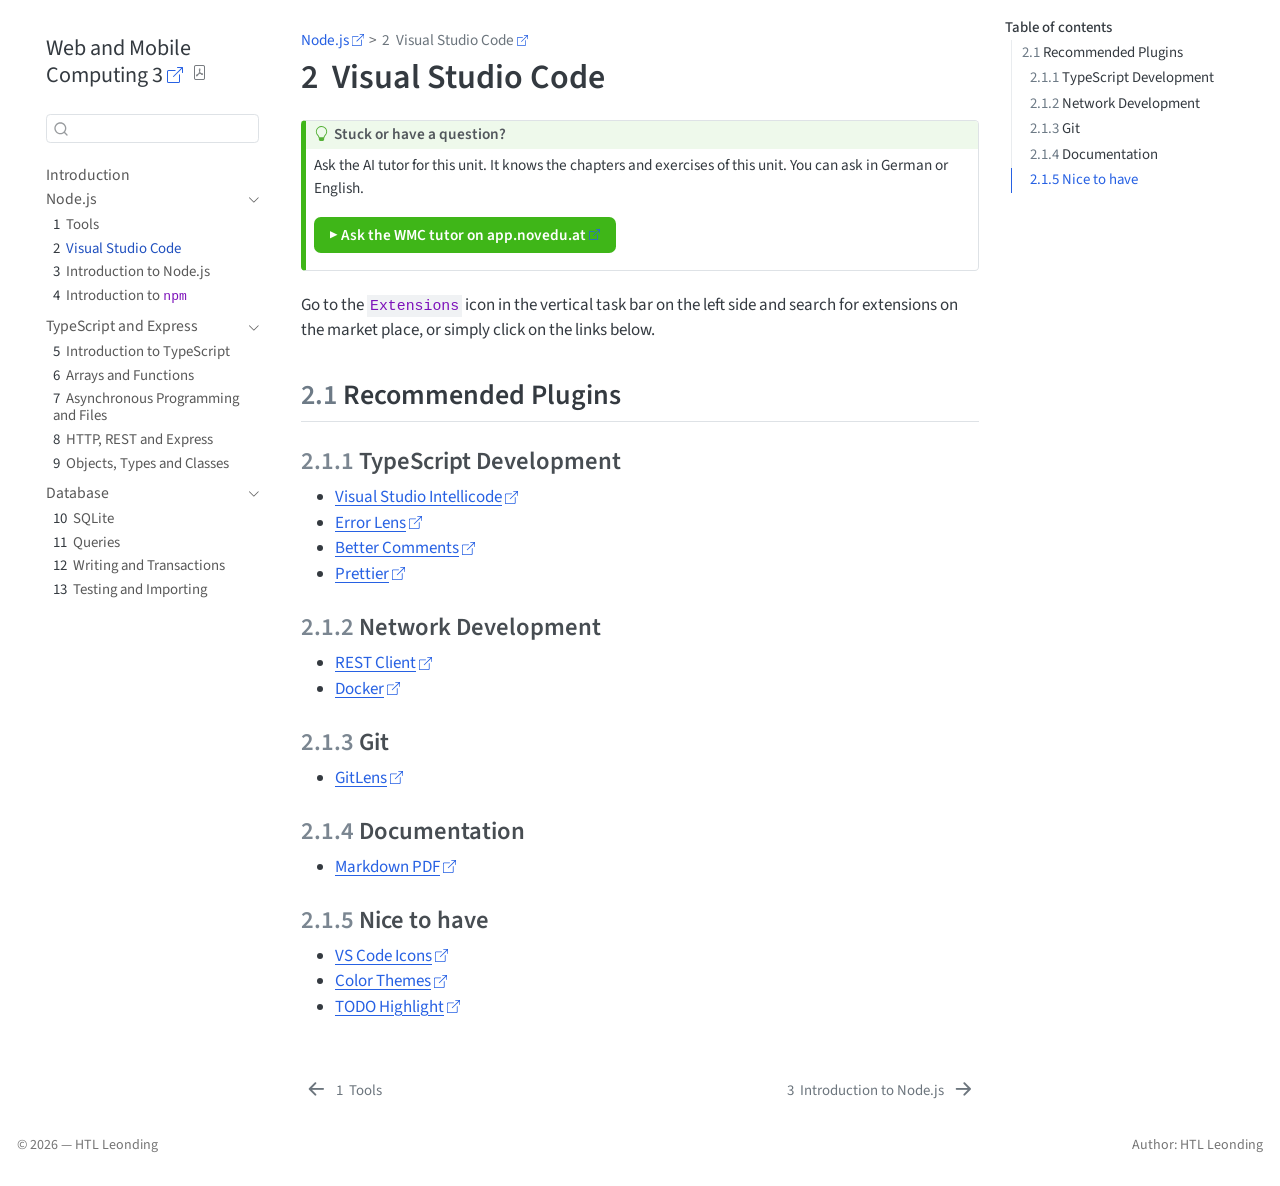
<file: content/Units/01-Node.js/01_tools/VSCode-Extensions.html>
<!DOCTYPE html>
<html xmlns="http://www.w3.org/1999/xhtml" lang="en" xml:lang="en"><head>

<meta charset="utf-8">
<meta name="generator" content="quarto-1.10.18">

<meta name="viewport" content="width=device-width, initial-scale=1.0, user-scalable=yes">


<title>2&nbsp; Visual Studio Code – Web and Mobile Computing 3</title>
<style>
/* Default styles provided by pandoc.
** See https://pandoc.org/MANUAL.html#variables-for-html for config info.
*/
span.smallcaps{font-variant: small-caps;}
div.columns{display: flex; gap: 1.5em;}
div.column{flex: auto;}
@media screen {
div.columns{gap: min(4vw, 1.5em);}
div.column{overflow-x: auto;}
}
div.hanging-indent{margin-left: 1.5em; text-indent: -1.5em;}
ul.task-list{list-style: none;}
ul.task-list li input[type="checkbox"] {
  width: 0.8em;
  margin: 0 0.8em 0.2em -1em; /* quarto-specific, see https://github.com/quarto-dev/quarto-cli/issues/4556 */ 
  vertical-align: middle;
}
</style>


<script src="../../../../site_libs/quarto-nav/quarto-nav.js"></script>
<script src="../../../../site_libs/quarto-nav/headroom.min.js"></script>
<script src="../../../../site_libs/clipboard/clipboard.min.js"></script>
<script src="../../../../site_libs/quarto-search/autocomplete.umd.js"></script>
<script src="../../../../site_libs/quarto-search/fuse.min.js"></script>
<script src="../../../../site_libs/quarto-search/quarto-search.js"></script>
<meta name="quarto:offset" content="../../../../">
<link href="../../../../content/Units/01-Node.js/02_node/README.html" rel="next">
<link href="../../../../content/Units/01-Node.js/01_tools/README.html" rel="prev">
<script src="../../../../site_libs/quarto-html/quarto.js" type="module"></script>
<script src="../../../../site_libs/quarto-html/tabsets/tabsets.js" type="module"></script>
<script src="../../../../site_libs/quarto-html/popper.min.js"></script>
<script src="../../../../site_libs/quarto-html/tippy.umd.min.js"></script>
<script src="../../../../site_libs/quarto-html/anchor.min.js"></script>
<link href="../../../../site_libs/quarto-html/tippy.css" rel="stylesheet">
<link href="../../../../site_libs/quarto-html/quarto-syntax-highlighting-64a204ab8560d761af7679ceaba22944.css" rel="stylesheet" id="quarto-text-highlighting-styles">
<script src="../../../../site_libs/bootstrap/bootstrap.min.js"></script>
<link href="../../../../site_libs/bootstrap/bootstrap-icons.css" rel="stylesheet">
<link href="../../../../site_libs/bootstrap/bootstrap-bfe050db2283133c8854d94eaab4e9ec.min.css" rel="stylesheet" append-hash="true" id="quarto-bootstrap" data-mode="light">
<link href="../../../../site_libs/quarto-contrib/quarto-novedu-1.0.0/novedu.css" rel="stylesheet">
<script id="quarto-search-options" type="application/json">{
  "location": "sidebar",
  "copy-button": false,
  "collapse-after": 3,
  "panel-placement": "start",
  "type": "textbox",
  "limit": 50,
  "keyboard-shortcut": [
    "f",
    "/",
    "s"
  ],
  "show-item-context": false,
  "language": {
    "search-no-results-text": "No results",
    "search-matching-documents-text": "matching documents",
    "search-copy-link-title": "Copy link to search",
    "search-hide-matches-text": "Hide additional matches",
    "search-more-match-text": "more match in this document",
    "search-more-matches-text": "more matches in this document",
    "search-clear-button-title": "Clear",
    "search-text-placeholder": "",
    "search-detached-cancel-button-title": "Cancel",
    "search-submit-button-title": "Submit",
    "search-label": "Search"
  }
}</script>
<style>html{ scroll-behavior: smooth; }</style>


<link rel="stylesheet" href="../../../../styles.css">
</head>

<body class="nav-sidebar floating quarto-light">

<div id="quarto-search-results"></div>
  <header id="quarto-header" class="headroom fixed-top">
  <nav class="quarto-secondary-nav">
    <div class="container-fluid d-flex">
      <button type="button" class="quarto-btn-toggle btn" data-bs-toggle="collapse" role="button" data-bs-target=".quarto-sidebar-collapse-item" aria-controls="quarto-sidebar" aria-expanded="false" aria-label="Toggle sidebar navigation" onclick="if (window.quartoToggleHeadroom) { window.quartoToggleHeadroom(); }">
        <i class="bi bi-layout-text-sidebar-reverse"></i>
      </button>
        <nav class="quarto-page-breadcrumbs" aria-label="breadcrumb"><ol class="breadcrumb"><li class="breadcrumb-item"><a href="../../../../content/Units/01-Node.js/01_tools/README.html">Node.js</a></li><li class="breadcrumb-item"><a href="../../../../content/Units/01-Node.js/01_tools/VSCode-Extensions.html"><span class="chapter-number">2</span>&nbsp; <span class="chapter-title">Visual Studio Code</span></a></li></ol></nav>
        <a class="flex-grow-1" role="navigation" data-bs-toggle="collapse" data-bs-target=".quarto-sidebar-collapse-item" aria-controls="quarto-sidebar" aria-expanded="false" aria-label="Toggle sidebar navigation" onclick="if (window.quartoToggleHeadroom) { window.quartoToggleHeadroom(); }">      
        </a>
      <button type="button" class="btn quarto-search-button" aria-label="Search" onclick="window.quartoOpenSearch();">
        <i class="bi bi-search"></i>
      </button>
    </div>
  </nav>
</header>
<!-- content -->
<div id="quarto-content" class="quarto-container page-columns page-rows-contents page-layout-article">
<!-- sidebar -->
  <nav id="quarto-sidebar" class="sidebar collapse collapse-horizontal quarto-sidebar-collapse-item sidebar-navigation floating overflow-auto">
    <div class="pt-lg-2 mt-2 text-left sidebar-header">
    <div class="sidebar-title mb-0 py-0">
      <a href="../../../../">Web and Mobile Computing 3</a> 
        <div class="sidebar-tools-main">
    <a href="../../../../WMC3.pdf" title="Download PDF" class="quarto-navigation-tool px-1" aria-label="Download PDF"><i class="bi bi-file-pdf"></i></a>
</div>
    </div>
      </div>
        <div class="mt-2 flex-shrink-0 align-items-center">
        <div class="sidebar-search">
        <div id="quarto-search" class="" title="Search"></div>
        </div>
        </div>
    <div class="sidebar-menu-container"> 
    <ul class="list-unstyled mt-1">
        <li class="sidebar-item">
  <div class="sidebar-item-container"> 
  <a href="../../../../index.html" class="sidebar-item-text sidebar-link">
 <span class="menu-text">Introduction</span></a>
  </div>
</li>
        <li class="sidebar-item sidebar-item-section">
      <div class="sidebar-item-container"> 
            <a class="sidebar-item-text sidebar-link text-start" data-bs-toggle="collapse" data-bs-target="#quarto-sidebar-section-1" role="navigation" aria-expanded="true">
 <span class="menu-text">Node.js</span></a>
          <a class="sidebar-item-toggle text-start" data-bs-toggle="collapse" data-bs-target="#quarto-sidebar-section-1" role="navigation" aria-expanded="true" aria-label="Toggle section">
            <i class="bi bi-chevron-right ms-2"></i>
          </a> 
      </div>
      <ul id="quarto-sidebar-section-1" class="collapse list-unstyled sidebar-section depth1 show">  
          <li class="sidebar-item">
  <div class="sidebar-item-container"> 
  <a href="../../../../content/Units/01-Node.js/01_tools/README.html" class="sidebar-item-text sidebar-link">
 <span class="menu-text"><span class="chapter-number">1</span>&nbsp; <span class="chapter-title">Tools</span></span></a>
  </div>
</li>
          <li class="sidebar-item">
  <div class="sidebar-item-container"> 
  <a href="../../../../content/Units/01-Node.js/01_tools/VSCode-Extensions.html" class="sidebar-item-text sidebar-link active">
 <span class="menu-text"><span class="chapter-number">2</span>&nbsp; <span class="chapter-title">Visual Studio Code</span></span></a>
  </div>
</li>
          <li class="sidebar-item">
  <div class="sidebar-item-container"> 
  <a href="../../../../content/Units/01-Node.js/02_node/README.html" class="sidebar-item-text sidebar-link">
 <span class="menu-text"><span class="chapter-number">3</span>&nbsp; <span class="chapter-title">Introduction to Node.js</span></span></a>
  </div>
</li>
          <li class="sidebar-item">
  <div class="sidebar-item-container"> 
  <a href="../../../../content/Units/01-Node.js/03_npm/README.html" class="sidebar-item-text sidebar-link">
 <span class="menu-text"><span class="chapter-number">4</span>&nbsp; <span class="chapter-title">Introduction to <code>npm</code></span></span></a>
  </div>
</li>
      </ul>
  </li>
        <li class="sidebar-item sidebar-item-section">
      <div class="sidebar-item-container"> 
            <a class="sidebar-item-text sidebar-link text-start" data-bs-toggle="collapse" data-bs-target="#quarto-sidebar-section-2" role="navigation" aria-expanded="true">
 <span class="menu-text">TypeScript and Express</span></a>
          <a class="sidebar-item-toggle text-start" data-bs-toggle="collapse" data-bs-target="#quarto-sidebar-section-2" role="navigation" aria-expanded="true" aria-label="Toggle section">
            <i class="bi bi-chevron-right ms-2"></i>
          </a> 
      </div>
      <ul id="quarto-sidebar-section-2" class="collapse list-unstyled sidebar-section depth1 show">  
          <li class="sidebar-item">
  <div class="sidebar-item-container"> 
  <a href="../../../../content/Units/02-TypeScript-and-Express/material/01_typescript-intro/README.html" class="sidebar-item-text sidebar-link">
 <span class="menu-text"><span class="chapter-number">5</span>&nbsp; <span class="chapter-title">Introduction to TypeScript</span></span></a>
  </div>
</li>
          <li class="sidebar-item">
  <div class="sidebar-item-container"> 
  <a href="../../../../content/Units/02-TypeScript-and-Express/material/02_arrays-and-functions/README.html" class="sidebar-item-text sidebar-link">
 <span class="menu-text"><span class="chapter-number">6</span>&nbsp; <span class="chapter-title">Arrays and Functions</span></span></a>
  </div>
</li>
          <li class="sidebar-item">
  <div class="sidebar-item-container"> 
  <a href="../../../../content/Units/02-TypeScript-and-Express/material/03_async-and-files/README.html" class="sidebar-item-text sidebar-link">
 <span class="menu-text"><span class="chapter-number">7</span>&nbsp; <span class="chapter-title">Asynchronous Programming and Files</span></span></a>
  </div>
</li>
          <li class="sidebar-item">
  <div class="sidebar-item-container"> 
  <a href="../../../../content/Units/02-TypeScript-and-Express/material/04_express-intro/README.html" class="sidebar-item-text sidebar-link">
 <span class="menu-text"><span class="chapter-number">8</span>&nbsp; <span class="chapter-title">HTTP, REST and Express</span></span></a>
  </div>
</li>
          <li class="sidebar-item">
  <div class="sidebar-item-container"> 
  <a href="../../../../content/Units/02-TypeScript-and-Express/material/05_objects-and-classes/README.html" class="sidebar-item-text sidebar-link">
 <span class="menu-text"><span class="chapter-number">9</span>&nbsp; <span class="chapter-title">Objects, Types and Classes</span></span></a>
  </div>
</li>
      </ul>
  </li>
        <li class="sidebar-item sidebar-item-section">
      <div class="sidebar-item-container"> 
            <a class="sidebar-item-text sidebar-link text-start" data-bs-toggle="collapse" data-bs-target="#quarto-sidebar-section-3" role="navigation" aria-expanded="true">
 <span class="menu-text">Database</span></a>
          <a class="sidebar-item-toggle text-start" data-bs-toggle="collapse" data-bs-target="#quarto-sidebar-section-3" role="navigation" aria-expanded="true" aria-label="Toggle section">
            <i class="bi bi-chevron-right ms-2"></i>
          </a> 
      </div>
      <ul id="quarto-sidebar-section-3" class="collapse list-unstyled sidebar-section depth1 show">  
          <li class="sidebar-item">
  <div class="sidebar-item-container"> 
  <a href="../../../../content/Units/03-Database/material/01_sqlite/README.html" class="sidebar-item-text sidebar-link">
 <span class="menu-text"><span class="chapter-number">10</span>&nbsp; <span class="chapter-title">SQLite</span></span></a>
  </div>
</li>
          <li class="sidebar-item">
  <div class="sidebar-item-container"> 
  <a href="../../../../content/Units/03-Database/material/02_queries/README.html" class="sidebar-item-text sidebar-link">
 <span class="menu-text"><span class="chapter-number">11</span>&nbsp; <span class="chapter-title">Queries</span></span></a>
  </div>
</li>
          <li class="sidebar-item">
  <div class="sidebar-item-container"> 
  <a href="../../../../content/Units/03-Database/material/03_writing-and-transactions/README.html" class="sidebar-item-text sidebar-link">
 <span class="menu-text"><span class="chapter-number">12</span>&nbsp; <span class="chapter-title">Writing and Transactions</span></span></a>
  </div>
</li>
          <li class="sidebar-item">
  <div class="sidebar-item-container"> 
  <a href="../../../../content/Units/03-Database/material/04_testing-and-import/README.html" class="sidebar-item-text sidebar-link">
 <span class="menu-text"><span class="chapter-number">13</span>&nbsp; <span class="chapter-title">Testing and Importing</span></span></a>
  </div>
</li>
      </ul>
  </li>
    </ul>
    </div>
</nav>
<div id="quarto-sidebar-glass" class="quarto-sidebar-collapse-item" data-bs-toggle="collapse" data-bs-target=".quarto-sidebar-collapse-item"></div>
<!-- margin-sidebar -->
    <div id="quarto-margin-sidebar" class="sidebar margin-sidebar">
        <nav id="TOC" role="doc-toc" class="toc-active">
    <h2 id="toc-title">Table of contents</h2>
   
  <ul>
  <li><a href="#recommended-plugins" id="toc-recommended-plugins" class="nav-link active" data-scroll-target="#recommended-plugins"><span class="header-section-number">2.1</span> Recommended Plugins</a>
  <ul class="collapse">
  <li><a href="#typescript-development" id="toc-typescript-development" class="nav-link" data-scroll-target="#typescript-development"><span class="header-section-number">2.1.1</span> TypeScript Development</a></li>
  <li><a href="#network-development" id="toc-network-development" class="nav-link" data-scroll-target="#network-development"><span class="header-section-number">2.1.2</span> Network Development</a></li>
  <li><a href="#git" id="toc-git" class="nav-link" data-scroll-target="#git"><span class="header-section-number">2.1.3</span> Git</a></li>
  <li><a href="#documentation" id="toc-documentation" class="nav-link" data-scroll-target="#documentation"><span class="header-section-number">2.1.4</span> Documentation</a></li>
  <li><a href="#nice-to-have" id="toc-nice-to-have" class="nav-link" data-scroll-target="#nice-to-have"><span class="header-section-number">2.1.5</span> Nice to have</a></li>
  </ul></li>
  </ul>
</nav>
    </div>
<!-- main -->
<main class="content" id="quarto-document-content">

<header id="title-block-header" class="quarto-title-block default"><nav class="quarto-page-breadcrumbs quarto-title-breadcrumbs d-none d-lg-block" aria-label="breadcrumb"><ol class="breadcrumb"><li class="breadcrumb-item"><a href="../../../../content/Units/01-Node.js/01_tools/README.html">Node.js</a></li><li class="breadcrumb-item"><a href="../../../../content/Units/01-Node.js/01_tools/VSCode-Extensions.html"><span class="chapter-number">2</span>&nbsp; <span class="chapter-title">Visual Studio Code</span></a></li></ol></nav>
<div class="quarto-title">
<h1 class="title"><span class="chapter-number">2</span>&nbsp; <span class="chapter-title">Visual Studio Code</span></h1>
</div>



<div class="quarto-title-meta">

    
  
    
  </div>
  


</header>


<div class="callout callout-style-default callout-tip callout-titled">
<div class="callout-header d-flex align-content-center">
<div class="callout-icon-container">
<i class="callout-icon"></i>
</div>
<div class="callout-title-container flex-fill">
<span class="screen-reader-only">Tip</span>Stuck or have a question?
</div>
</div>
<div class="callout-body-container callout-body">
<p>Ask the AI tutor for this unit. It knows the chapters and exercises of this unit. You can ask in German or English.</p>
<div class="novedu-cta novedu-cta-tutor">
<p><a href="https://app.novedu.at/304irtv7iq">▶ Ask the WMC tutor on app.novedu.at</a></p>
</div>
</div>
</div>
<p>Go to the <code>Extensions</code> icon in the vertical task bar on the left side and search for extensions on the market place, or simply click on the links below.</p>
<section id="recommended-plugins" class="level2" data-number="2.1">
<h2 data-number="2.1" class="anchored" data-anchor-id="recommended-plugins"><span class="header-section-number">2.1</span> Recommended Plugins</h2>
<section id="typescript-development" class="level3" data-number="2.1.1">
<h3 data-number="2.1.1" class="anchored" data-anchor-id="typescript-development"><span class="header-section-number">2.1.1</span> TypeScript Development</h3>
<ul>
<li><a href="https://marketplace.visualstudio.com/items?itemName=VisualStudioExptTeam.vscodeintellicode">Visual Studio Intellicode</a></li>
<li><a href="https://marketplace.visualstudio.com/items?itemName=usernamehw.errorlens">Error Lens</a></li>
<li><a href="https://marketplace.visualstudio.com/items?itemName=aaron-bond.better-comments">Better Comments</a></li>
<li><a href="https://marketplace.visualstudio.com/items?itemName=esbenp.prettier-vscode">Prettier</a></li>
</ul>
</section>
<section id="network-development" class="level3" data-number="2.1.2">
<h3 data-number="2.1.2" class="anchored" data-anchor-id="network-development"><span class="header-section-number">2.1.2</span> Network Development</h3>
<ul>
<li><a href="https://marketplace.visualstudio.com/items?itemName=humao.rest-client">REST Client</a></li>
<li><a href="https://marketplace.visualstudio.com/items?itemName=ms-azuretools.vscode-docker">Docker</a></li>
</ul>
</section>
<section id="git" class="level3" data-number="2.1.3">
<h3 data-number="2.1.3" class="anchored" data-anchor-id="git"><span class="header-section-number">2.1.3</span> Git</h3>
<ul>
<li><a href="https://marketplace.visualstudio.com/items?itemName=eamodio.gitlens">GitLens</a></li>
</ul>
</section>
<section id="documentation" class="level3" data-number="2.1.4">
<h3 data-number="2.1.4" class="anchored" data-anchor-id="documentation"><span class="header-section-number">2.1.4</span> Documentation</h3>
<ul>
<li><a href="https://marketplace.visualstudio.com/items?itemName=yzane.markdown-pdf">Markdown PDF</a></li>
</ul>
</section>
<section id="nice-to-have" class="level3" data-number="2.1.5">
<h3 data-number="2.1.5" class="anchored" data-anchor-id="nice-to-have"><span class="header-section-number">2.1.5</span> Nice to have</h3>
<ul>
<li><a href="https://marketplace.visualstudio.com/items?itemName=vscode-icons-team.vscode-icons">VS Code Icons</a></li>
<li><a href="https://medium.com/quick-code/the-best-vs-code-themes-2022-9e9b648c4596">Color Themes</a></li>
<li><a href="https://marketplace.visualstudio.com/items?itemName=wayou.vscode-todo-highlight">TODO Highlight</a></li>
</ul>


</section>
</section>

</main> <!-- /main -->
<script id="quarto-html-after-body" type="application/javascript">
  window.document.addEventListener("DOMContentLoaded", function (event) {
    const icon = "";
    const anchorJS = new window.AnchorJS();
    anchorJS.options = {
      placement: 'right',
      icon: icon
    };
    anchorJS.add('.anchored');
    const isCodeAnnotation = (el) => {
      for (const clz of el.classList) {
        if (clz.startsWith('code-annotation-')) {                     
          return true;
        }
      }
      return false;
    }
    const onCopySuccess = function(e) {
      // button target
      const button = e.trigger;
      // don't keep focus
      button.blur();
      // flash "checked"
      button.classList.add('code-copy-button-checked');
      var currentTitle = button.getAttribute("title");
      button.setAttribute("title", "Copied!");
      let tooltip;
      if (window.bootstrap) {
        button.setAttribute("data-bs-toggle", "tooltip");
        button.setAttribute("data-bs-placement", "left");
        button.setAttribute("data-bs-title", "Copied!");
        tooltip = new bootstrap.Tooltip(button, 
          { trigger: "manual", 
            customClass: "code-copy-button-tooltip",
            offset: [0, -8]});
        tooltip.show();    
      }
      setTimeout(function() {
        if (tooltip) {
          tooltip.hide();
          button.removeAttribute("data-bs-title");
          button.removeAttribute("data-bs-toggle");
          button.removeAttribute("data-bs-placement");
        }
        button.setAttribute("title", currentTitle);
        button.classList.remove('code-copy-button-checked');
      }, 1000);
      // clear code selection
      e.clearSelection();
    }
    const getTextToCopy = function(trigger) {
      const outerScaffold = trigger.parentElement.cloneNode(true);
      const codeEl = outerScaffold.querySelector('code');
      for (const childEl of codeEl.children) {
        if (isCodeAnnotation(childEl)) {
          childEl.remove();
        }
      }
      return codeEl.innerText;
    }
    const clipboard = new window.ClipboardJS('.code-copy-button:not([data-in-quarto-modal])', {
      text: getTextToCopy
    });
    clipboard.on('success', onCopySuccess);
    if (window.document.getElementById('quarto-embedded-source-code-modal')) {
      const clipboardModal = new window.ClipboardJS('.code-copy-button[data-in-quarto-modal]', {
        text: getTextToCopy,
        container: window.document.getElementById('quarto-embedded-source-code-modal')
      });
      clipboardModal.on('success', onCopySuccess);
    }
      var localhostRegex = new RegExp(/^(?:http|https):\/\/localhost\:?[0-9]*\//);
      var mailtoRegex = new RegExp(/^mailto:/);
        var filterRegex = new RegExp("https:\/\/htl-leo-wmc-3\.github\.io\/wmc-3\/");
      var isInternal = (href) => {
          return filterRegex.test(href) || localhostRegex.test(href) || mailtoRegex.test(href);
      }
      // Inspect non-navigation links and adorn them if external
     var links = window.document.querySelectorAll('a[href]:not(.nav-link):not(.navbar-brand):not(.toc-action):not(.sidebar-link):not(.sidebar-item-toggle):not(.pagination-link):not(.no-external):not([aria-hidden]):not(.dropdown-item):not(.quarto-navigation-tool):not(.about-link)');
      for (var i=0; i<links.length; i++) {
        const link = links[i];
        if (!isInternal(link.href)) {
          // undo the damage that might have been done by quarto-nav.js in the case of
          // links that we want to consider external
          if (link.dataset.originalHref !== undefined) {
            link.href = link.dataset.originalHref;
          }
            // target, if specified
            link.setAttribute("target", "_blank");
            if (link.getAttribute("rel") === null) {
              link.setAttribute("rel", "noopener");
            }
            // default icon
            link.classList.add("external");
        }
      }
    function tippyHover(el, contentFn, onTriggerFn, onUntriggerFn) {
      const config = {
        allowHTML: true,
        maxWidth: 500,
        delay: 100,
        arrow: false,
        appendTo: function(el) {
            return el.parentElement;
        },
        interactive: true,
        interactiveBorder: 10,
        theme: 'quarto',
        placement: 'bottom-start',
      };
      if (contentFn) {
        config.content = contentFn;
      }
      if (onTriggerFn) {
        config.onTrigger = onTriggerFn;
      }
      if (onUntriggerFn) {
        config.onUntrigger = onUntriggerFn;
      }
      window.tippy(el, config); 
    }
    const noterefs = window.document.querySelectorAll('a[role="doc-noteref"]');
    for (var i=0; i<noterefs.length; i++) {
      const ref = noterefs[i];
      tippyHover(ref, function() {
        // use id or data attribute instead here
        let href = ref.getAttribute('data-footnote-href') || ref.getAttribute('href');
        try { href = new URL(href).hash; } catch {}
        const id = href.replace(/^#\/?/, "");
        const note = window.document.getElementById(id);
        if (note) {
          return note.innerHTML;
        } else {
          return "";
        }
      });
    }
    const xrefs = window.document.querySelectorAll('a.quarto-xref');
    const processXRef = (id, note) => {
      // Strip column container classes
      const stripColumnClz = (el) => {
        el.classList.remove("page-full", "page-columns");
        if (el.children) {
          for (const child of el.children) {
            stripColumnClz(child);
          }
        }
      }
      stripColumnClz(note)
      if (id === null || id.startsWith('sec-')) {
        // Special case sections, only their first couple elements
        const container = document.createElement("div");
        if (note.children && note.children.length > 2) {
          container.appendChild(note.children[0].cloneNode(true));
          for (let i = 1; i < note.children.length; i++) {
            const child = note.children[i];
            if (child.tagName === "P" && child.innerText === "") {
              continue;
            } else {
              container.appendChild(child.cloneNode(true));
              break;
            }
          }
          if (window.Quarto?.typesetMath) {
            window.Quarto.typesetMath(container);
          }
          return container.innerHTML
        } else {
          if (window.Quarto?.typesetMath) {
            window.Quarto.typesetMath(note);
          }
          return note.innerHTML;
        }
      } else {
        // Remove any anchor links if they are present
        const anchorLink = note.querySelector('a.anchorjs-link');
        if (anchorLink) {
          anchorLink.remove();
        }
        if (window.Quarto?.typesetMath) {
          window.Quarto.typesetMath(note);
        }
        if (note.classList.contains("callout")) {
          return note.outerHTML;
        } else {
          return note.innerHTML;
        }
      }
    }
    for (var i=0; i<xrefs.length; i++) {
      const xref = xrefs[i];
      tippyHover(xref, undefined, function(instance) {
        instance.disable();
        let url = xref.getAttribute('href');
        let hash = undefined; 
        if (url.startsWith('#')) {
          hash = url;
        } else {
          try { hash = new URL(url).hash; } catch {}
        }
        if (hash) {
          const id = hash.replace(/^#\/?/, "");
          const note = window.document.getElementById(id);
          if (note !== null) {
            try {
              const html = processXRef(id, note.cloneNode(true));
              instance.setContent(html);
            } finally {
              instance.enable();
              instance.show();
            }
          } else {
            // See if we can fetch this
            fetch(url.split('#')[0])
            .then(res => res.text())
            .then(html => {
              const parser = new DOMParser();
              const htmlDoc = parser.parseFromString(html, "text/html");
              const note = htmlDoc.getElementById(id);
              if (note !== null) {
                const html = processXRef(id, note);
                instance.setContent(html);
              } 
            }).finally(() => {
              instance.enable();
              instance.show();
            });
          }
        } else {
          // See if we can fetch a full url (with no hash to target)
          // This is a special case and we should probably do some content thinning / targeting
          fetch(url)
          .then(res => res.text())
          .then(html => {
            const parser = new DOMParser();
            const htmlDoc = parser.parseFromString(html, "text/html");
            const note = htmlDoc.querySelector('main.content');
            if (note !== null) {
              // This should only happen for chapter cross references
              // (since there is no id in the URL)
              // remove the first header
              if (note.children.length > 0 && note.children[0].tagName === "HEADER") {
                note.children[0].remove();
              }
              const html = processXRef(null, note);
              instance.setContent(html);
            } 
          }).finally(() => {
            instance.enable();
            instance.show();
          });
        }
      }, function(instance) {
      });
    }
        let selectedAnnoteEl;
        const selectorForAnnotation = ( cell, annotation) => {
          let cellAttr = 'data-code-cell="' + cell + '"';
          let lineAttr = 'data-code-annotation="' +  annotation + '"';
          const selector = 'span[' + cellAttr + '][' + lineAttr + ']';
          return selector;
        }
        const selectCodeLines = (annoteEl) => {
          const doc = window.document;
          const targetCell = annoteEl.getAttribute("data-target-cell");
          const targetAnnotation = annoteEl.getAttribute("data-target-annotation");
          const annoteSpan = window.document.querySelector(selectorForAnnotation(targetCell, targetAnnotation));
          const lines = annoteSpan.getAttribute("data-code-lines").split(",");
          const lineIds = lines.map((line) => {
            return targetCell + "-" + line;
          })
          let top = null;
          let height = null;
          let parent = null;
          if (lineIds.length > 0) {
              //compute the position of the single el (top and bottom and make a div)
              const el = window.document.getElementById(lineIds[0]);
              top = el.offsetTop;
              height = el.offsetHeight;
              parent = el.parentElement.parentElement;
            if (lineIds.length > 1) {
              const lastEl = window.document.getElementById(lineIds[lineIds.length - 1]);
              const bottom = lastEl.offsetTop + lastEl.offsetHeight;
              height = bottom - top;
            }
            if (top !== null && height !== null && parent !== null) {
              // cook up a div (if necessary) and position it 
              let div = window.document.getElementById("code-annotation-line-highlight");
              if (div === null) {
                div = window.document.createElement("div");
                div.setAttribute("id", "code-annotation-line-highlight");
                div.style.position = 'absolute';
                parent.appendChild(div);
              }
              div.style.top = top - 2 + "px";
              div.style.height = height + 4 + "px";
              div.style.left = 0;
              let gutterDiv = window.document.getElementById("code-annotation-line-highlight-gutter");
              if (gutterDiv === null) {
                gutterDiv = window.document.createElement("div");
                gutterDiv.setAttribute("id", "code-annotation-line-highlight-gutter");
                gutterDiv.style.position = 'absolute';
                const codeCell = window.document.getElementById(targetCell);
                const gutter = codeCell.querySelector('.code-annotation-gutter');
                gutter.appendChild(gutterDiv);
              }
              gutterDiv.style.top = top - 2 + "px";
              gutterDiv.style.height = height + 4 + "px";
            }
            selectedAnnoteEl = annoteEl;
          }
        };
        const unselectCodeLines = () => {
          const elementsIds = ["code-annotation-line-highlight", "code-annotation-line-highlight-gutter"];
          elementsIds.forEach((elId) => {
            const div = window.document.getElementById(elId);
            if (div) {
              div.remove();
            }
          });
          selectedAnnoteEl = undefined;
        };
          // Handle positioning of the toggle
      window.addEventListener(
        "resize",
        throttle(() => {
          elRect = undefined;
          if (selectedAnnoteEl) {
            selectCodeLines(selectedAnnoteEl);
          }
        }, 10)
      );
      function throttle(fn, ms) {
      let throttle = false;
      let timer;
        return (...args) => {
          if(!throttle) { // first call gets through
              fn.apply(this, args);
              throttle = true;
          } else { // all the others get throttled
              if(timer) clearTimeout(timer); // cancel #2
              timer = setTimeout(() => {
                fn.apply(this, args);
                timer = throttle = false;
              }, ms);
          }
        };
      }
        // Attach click handler to the DT
        const annoteDls = window.document.querySelectorAll('dt[data-target-cell]');
        for (const annoteDlNode of annoteDls) {
          annoteDlNode.addEventListener('click', (event) => {
            const clickedEl = event.target;
            if (clickedEl !== selectedAnnoteEl) {
              unselectCodeLines();
              const activeEl = window.document.querySelector('dt[data-target-cell].code-annotation-active');
              if (activeEl) {
                activeEl.classList.remove('code-annotation-active');
              }
              selectCodeLines(clickedEl);
              clickedEl.classList.add('code-annotation-active');
            } else {
              // Unselect the line
              unselectCodeLines();
              clickedEl.classList.remove('code-annotation-active');
            }
          });
        }
    const findCites = (el) => {
      const parentEl = el.parentElement;
      if (parentEl) {
        const cites = parentEl.dataset.cites;
        if (cites) {
          return {
            el,
            cites: cites.split(' ')
          };
        } else {
          return findCites(el.parentElement)
        }
      } else {
        return undefined;
      }
    };
    var bibliorefs = window.document.querySelectorAll('a[role="doc-biblioref"]');
    for (var i=0; i<bibliorefs.length; i++) {
      const ref = bibliorefs[i];
      const citeInfo = findCites(ref);
      if (citeInfo) {
        tippyHover(citeInfo.el, function() {
          var popup = window.document.createElement('div');
          citeInfo.cites.forEach(function(cite) {
            var citeDiv = window.document.createElement('div');
            citeDiv.classList.add('hanging-indent');
            citeDiv.classList.add('csl-entry');
            var biblioDiv = window.document.getElementById('ref-' + cite);
            if (biblioDiv) {
              citeDiv.innerHTML = biblioDiv.innerHTML;
            }
            popup.appendChild(citeDiv);
          });
          return popup.innerHTML;
        });
      }
    }
  });
  </script>
<nav class="page-navigation">
  <div class="nav-page nav-page-previous">
      <a href="../../../../content/Units/01-Node.js/01_tools/README.html" class="pagination-link" aria-label="Tools">
        <i class="bi bi-arrow-left-short"></i> <span class="nav-page-text"><span class="chapter-number">1</span>&nbsp; <span class="chapter-title">Tools</span></span>
      </a>          
  </div>
  <div class="nav-page nav-page-next">
      <a href="../../../../content/Units/01-Node.js/02_node/README.html" class="pagination-link" aria-label="Introduction to Node.js">
        <span class="nav-page-text"><span class="chapter-number">3</span>&nbsp; <span class="chapter-title">Introduction to Node.js</span></span> <i class="bi bi-arrow-right-short"></i>
      </a>
  </div>
</nav>
</div> <!-- /content -->
<footer class="footer">
  <div class="nav-footer">
    <div class="nav-footer-left">
<p>© 2026 — HTL Leonding</p>
</div>   
    <div class="nav-footer-center">
      &nbsp;
    </div>
    <div class="nav-footer-right">
<p>Author: HTL Leonding</p>
</div>
  </div>
</footer>




<script src="../../../../site_libs/quarto-html/zenscroll-min.js"></script>
</body></html>
</file>
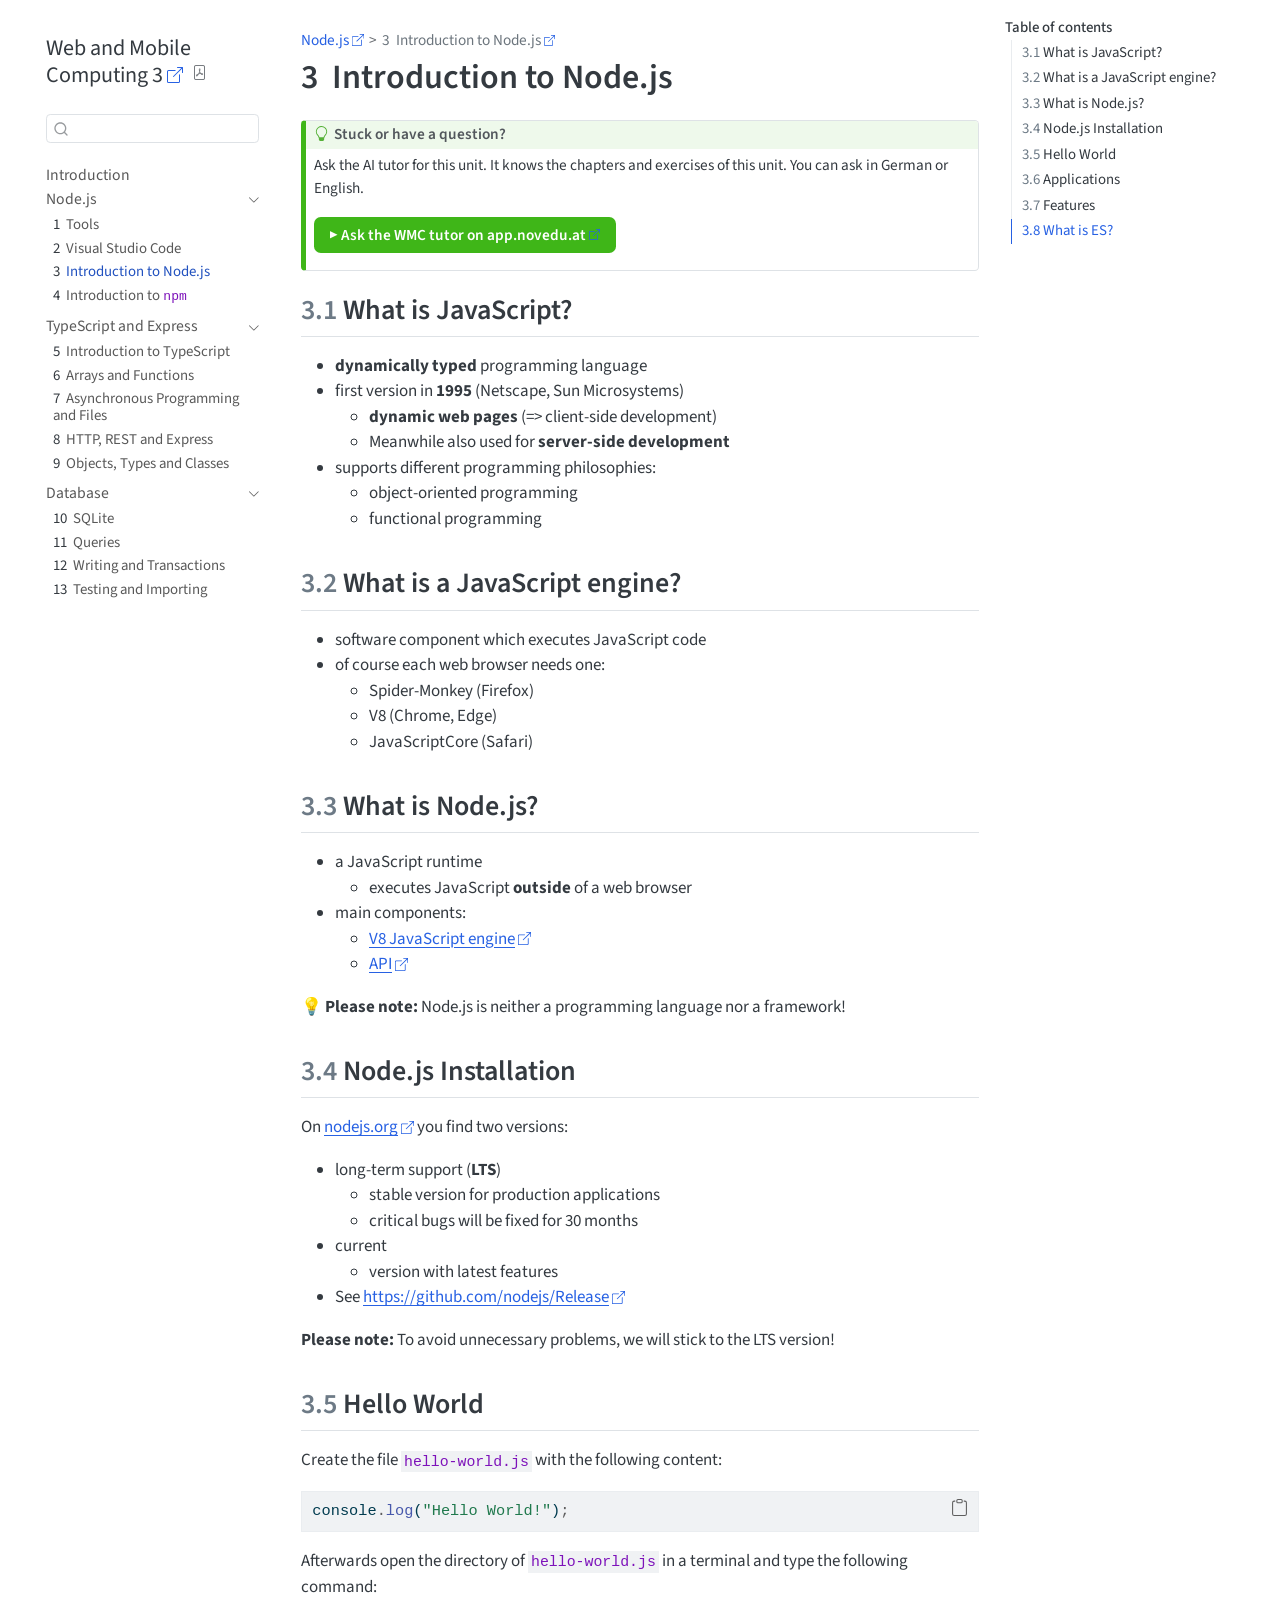
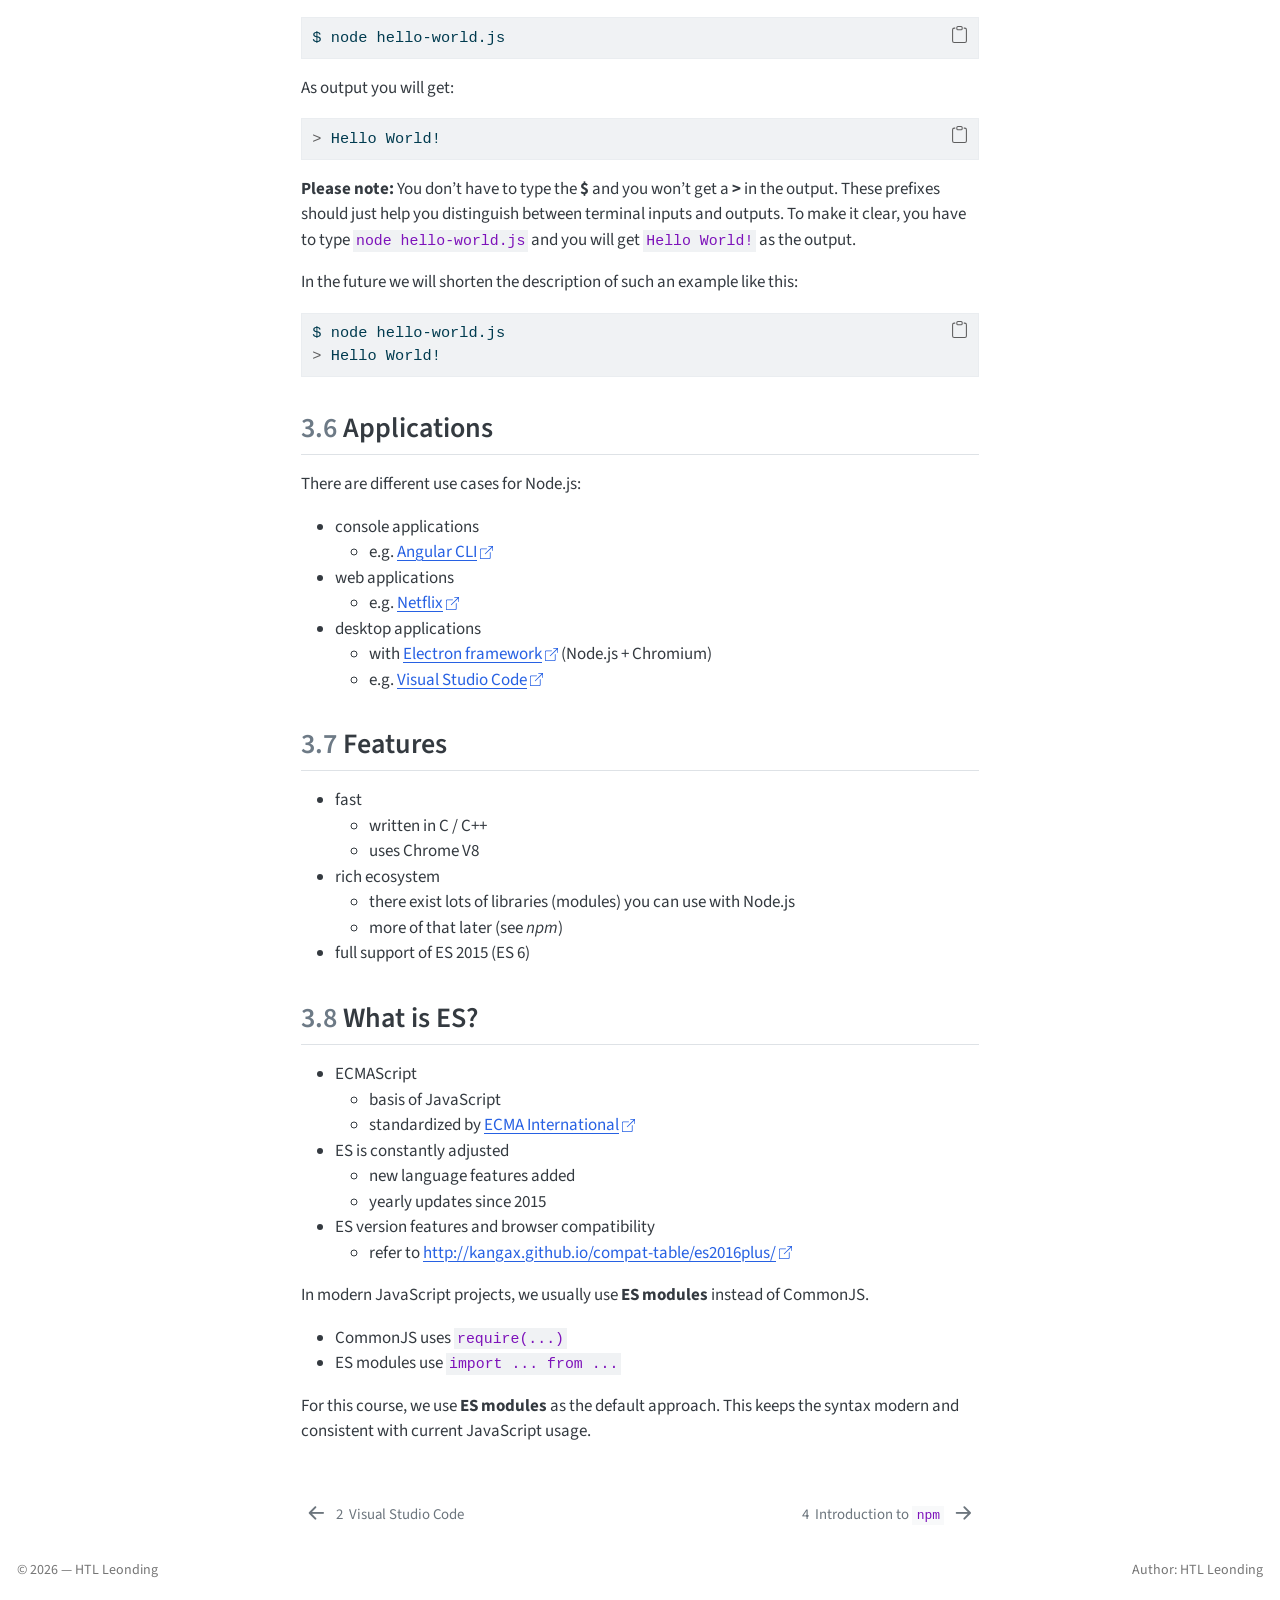
<file: content/Units/01-Node.js/02_node/README.html>
<!DOCTYPE html>
<html xmlns="http://www.w3.org/1999/xhtml" lang="en" xml:lang="en"><head>

<meta charset="utf-8">
<meta name="generator" content="quarto-1.10.18">

<meta name="viewport" content="width=device-width, initial-scale=1.0, user-scalable=yes">


<title>3&nbsp; Introduction to Node.js – Web and Mobile Computing 3</title>
<style>
/* Default styles provided by pandoc.
** See https://pandoc.org/MANUAL.html#variables-for-html for config info.
*/
span.smallcaps{font-variant: small-caps;}
div.columns{display: flex; gap: 1.5em;}
div.column{flex: auto;}
@media screen {
div.columns{gap: min(4vw, 1.5em);}
div.column{overflow-x: auto;}
}
div.hanging-indent{margin-left: 1.5em; text-indent: -1.5em;}
ul.task-list{list-style: none;}
ul.task-list li input[type="checkbox"] {
  width: 0.8em;
  margin: 0 0.8em 0.2em -1em; /* quarto-specific, see https://github.com/quarto-dev/quarto-cli/issues/4556 */ 
  vertical-align: middle;
}
/* CSS for syntax highlighting */
html { -webkit-text-size-adjust: 100%; }
pre > code.sourceCode { white-space: pre; position: relative; }
pre > code.sourceCode > span { display: inline-block; line-height: 1.25; }
pre > code.sourceCode > span:empty { height: 1.2em; }
.sourceCode { overflow: visible; }
code.sourceCode > span { color: inherit; text-decoration: inherit; }
div.sourceCode { margin: 1em 0; }
pre.sourceCode { margin: 0; }
@media screen {
div.sourceCode { overflow: auto; }
}
@media print {
pre > code.sourceCode { white-space: pre-wrap; }
pre > code.sourceCode > span { text-indent: -5em; padding-left: 5em; }
}
pre.numberSource code
  { counter-reset: source-line 0; }
pre.numberSource code > span
  { position: relative; left: -4em; counter-increment: source-line; }
pre.numberSource code > span > a:first-child::before
  { content: counter(source-line);
    position: relative; left: -1em; text-align: right; vertical-align: baseline;
    border: none; display: inline-block;
    -webkit-touch-callout: none; -webkit-user-select: none;
    -khtml-user-select: none; -moz-user-select: none;
    -ms-user-select: none; user-select: none;
    padding: 0 4px; width: 4em;
  }
pre.numberSource { margin-left: 3em;  padding-left: 4px; }
div.sourceCode
  {   }
@media screen {
pre > code.sourceCode > span > a:first-child::before { text-decoration: underline; }
}
</style>


<script src="../../../../site_libs/quarto-nav/quarto-nav.js"></script>
<script src="../../../../site_libs/quarto-nav/headroom.min.js"></script>
<script src="../../../../site_libs/clipboard/clipboard.min.js"></script>
<script src="../../../../site_libs/quarto-search/autocomplete.umd.js"></script>
<script src="../../../../site_libs/quarto-search/fuse.min.js"></script>
<script src="../../../../site_libs/quarto-search/quarto-search.js"></script>
<meta name="quarto:offset" content="../../../../">
<link href="../../../../content/Units/01-Node.js/03_npm/README.html" rel="next">
<link href="../../../../content/Units/01-Node.js/01_tools/VSCode-Extensions.html" rel="prev">
<script src="../../../../site_libs/quarto-html/quarto.js" type="module"></script>
<script src="../../../../site_libs/quarto-html/tabsets/tabsets.js" type="module"></script>
<script src="../../../../site_libs/quarto-html/popper.min.js"></script>
<script src="../../../../site_libs/quarto-html/tippy.umd.min.js"></script>
<script src="../../../../site_libs/quarto-html/anchor.min.js"></script>
<link href="../../../../site_libs/quarto-html/tippy.css" rel="stylesheet">
<link href="../../../../site_libs/quarto-html/quarto-syntax-highlighting-64a204ab8560d761af7679ceaba22944.css" rel="stylesheet" id="quarto-text-highlighting-styles">
<script src="../../../../site_libs/bootstrap/bootstrap.min.js"></script>
<link href="../../../../site_libs/bootstrap/bootstrap-icons.css" rel="stylesheet">
<link href="../../../../site_libs/bootstrap/bootstrap-bfe050db2283133c8854d94eaab4e9ec.min.css" rel="stylesheet" append-hash="true" id="quarto-bootstrap" data-mode="light">
<link href="../../../../site_libs/quarto-contrib/quarto-novedu-1.0.0/novedu.css" rel="stylesheet">
<script id="quarto-search-options" type="application/json">{
  "location": "sidebar",
  "copy-button": false,
  "collapse-after": 3,
  "panel-placement": "start",
  "type": "textbox",
  "limit": 50,
  "keyboard-shortcut": [
    "f",
    "/",
    "s"
  ],
  "show-item-context": false,
  "language": {
    "search-no-results-text": "No results",
    "search-matching-documents-text": "matching documents",
    "search-copy-link-title": "Copy link to search",
    "search-hide-matches-text": "Hide additional matches",
    "search-more-match-text": "more match in this document",
    "search-more-matches-text": "more matches in this document",
    "search-clear-button-title": "Clear",
    "search-text-placeholder": "",
    "search-detached-cancel-button-title": "Cancel",
    "search-submit-button-title": "Submit",
    "search-label": "Search"
  }
}</script>
<style>html{ scroll-behavior: smooth; }</style>


<link rel="stylesheet" href="../../../../styles.css">
</head>

<body class="nav-sidebar floating quarto-light">

<div id="quarto-search-results"></div>
  <header id="quarto-header" class="headroom fixed-top">
  <nav class="quarto-secondary-nav">
    <div class="container-fluid d-flex">
      <button type="button" class="quarto-btn-toggle btn" data-bs-toggle="collapse" role="button" data-bs-target=".quarto-sidebar-collapse-item" aria-controls="quarto-sidebar" aria-expanded="false" aria-label="Toggle sidebar navigation" onclick="if (window.quartoToggleHeadroom) { window.quartoToggleHeadroom(); }">
        <i class="bi bi-layout-text-sidebar-reverse"></i>
      </button>
        <nav class="quarto-page-breadcrumbs" aria-label="breadcrumb"><ol class="breadcrumb"><li class="breadcrumb-item"><a href="../../../../content/Units/01-Node.js/01_tools/README.html">Node.js</a></li><li class="breadcrumb-item"><a href="../../../../content/Units/01-Node.js/02_node/README.html"><span class="chapter-number">3</span>&nbsp; <span class="chapter-title">Introduction to Node.js</span></a></li></ol></nav>
        <a class="flex-grow-1" role="navigation" data-bs-toggle="collapse" data-bs-target=".quarto-sidebar-collapse-item" aria-controls="quarto-sidebar" aria-expanded="false" aria-label="Toggle sidebar navigation" onclick="if (window.quartoToggleHeadroom) { window.quartoToggleHeadroom(); }">      
        </a>
      <button type="button" class="btn quarto-search-button" aria-label="Search" onclick="window.quartoOpenSearch();">
        <i class="bi bi-search"></i>
      </button>
    </div>
  </nav>
</header>
<!-- content -->
<div id="quarto-content" class="quarto-container page-columns page-rows-contents page-layout-article">
<!-- sidebar -->
  <nav id="quarto-sidebar" class="sidebar collapse collapse-horizontal quarto-sidebar-collapse-item sidebar-navigation floating overflow-auto">
    <div class="pt-lg-2 mt-2 text-left sidebar-header">
    <div class="sidebar-title mb-0 py-0">
      <a href="../../../../">Web and Mobile Computing 3</a> 
        <div class="sidebar-tools-main">
    <a href="../../../../WMC3.pdf" title="Download PDF" class="quarto-navigation-tool px-1" aria-label="Download PDF"><i class="bi bi-file-pdf"></i></a>
</div>
    </div>
      </div>
        <div class="mt-2 flex-shrink-0 align-items-center">
        <div class="sidebar-search">
        <div id="quarto-search" class="" title="Search"></div>
        </div>
        </div>
    <div class="sidebar-menu-container"> 
    <ul class="list-unstyled mt-1">
        <li class="sidebar-item">
  <div class="sidebar-item-container"> 
  <a href="../../../../index.html" class="sidebar-item-text sidebar-link">
 <span class="menu-text">Introduction</span></a>
  </div>
</li>
        <li class="sidebar-item sidebar-item-section">
      <div class="sidebar-item-container"> 
            <a class="sidebar-item-text sidebar-link text-start" data-bs-toggle="collapse" data-bs-target="#quarto-sidebar-section-1" role="navigation" aria-expanded="true">
 <span class="menu-text">Node.js</span></a>
          <a class="sidebar-item-toggle text-start" data-bs-toggle="collapse" data-bs-target="#quarto-sidebar-section-1" role="navigation" aria-expanded="true" aria-label="Toggle section">
            <i class="bi bi-chevron-right ms-2"></i>
          </a> 
      </div>
      <ul id="quarto-sidebar-section-1" class="collapse list-unstyled sidebar-section depth1 show">  
          <li class="sidebar-item">
  <div class="sidebar-item-container"> 
  <a href="../../../../content/Units/01-Node.js/01_tools/README.html" class="sidebar-item-text sidebar-link">
 <span class="menu-text"><span class="chapter-number">1</span>&nbsp; <span class="chapter-title">Tools</span></span></a>
  </div>
</li>
          <li class="sidebar-item">
  <div class="sidebar-item-container"> 
  <a href="../../../../content/Units/01-Node.js/01_tools/VSCode-Extensions.html" class="sidebar-item-text sidebar-link">
 <span class="menu-text"><span class="chapter-number">2</span>&nbsp; <span class="chapter-title">Visual Studio Code</span></span></a>
  </div>
</li>
          <li class="sidebar-item">
  <div class="sidebar-item-container"> 
  <a href="../../../../content/Units/01-Node.js/02_node/README.html" class="sidebar-item-text sidebar-link active">
 <span class="menu-text"><span class="chapter-number">3</span>&nbsp; <span class="chapter-title">Introduction to Node.js</span></span></a>
  </div>
</li>
          <li class="sidebar-item">
  <div class="sidebar-item-container"> 
  <a href="../../../../content/Units/01-Node.js/03_npm/README.html" class="sidebar-item-text sidebar-link">
 <span class="menu-text"><span class="chapter-number">4</span>&nbsp; <span class="chapter-title">Introduction to <code>npm</code></span></span></a>
  </div>
</li>
      </ul>
  </li>
        <li class="sidebar-item sidebar-item-section">
      <div class="sidebar-item-container"> 
            <a class="sidebar-item-text sidebar-link text-start" data-bs-toggle="collapse" data-bs-target="#quarto-sidebar-section-2" role="navigation" aria-expanded="true">
 <span class="menu-text">TypeScript and Express</span></a>
          <a class="sidebar-item-toggle text-start" data-bs-toggle="collapse" data-bs-target="#quarto-sidebar-section-2" role="navigation" aria-expanded="true" aria-label="Toggle section">
            <i class="bi bi-chevron-right ms-2"></i>
          </a> 
      </div>
      <ul id="quarto-sidebar-section-2" class="collapse list-unstyled sidebar-section depth1 show">  
          <li class="sidebar-item">
  <div class="sidebar-item-container"> 
  <a href="../../../../content/Units/02-TypeScript-and-Express/material/01_typescript-intro/README.html" class="sidebar-item-text sidebar-link">
 <span class="menu-text"><span class="chapter-number">5</span>&nbsp; <span class="chapter-title">Introduction to TypeScript</span></span></a>
  </div>
</li>
          <li class="sidebar-item">
  <div class="sidebar-item-container"> 
  <a href="../../../../content/Units/02-TypeScript-and-Express/material/02_arrays-and-functions/README.html" class="sidebar-item-text sidebar-link">
 <span class="menu-text"><span class="chapter-number">6</span>&nbsp; <span class="chapter-title">Arrays and Functions</span></span></a>
  </div>
</li>
          <li class="sidebar-item">
  <div class="sidebar-item-container"> 
  <a href="../../../../content/Units/02-TypeScript-and-Express/material/03_async-and-files/README.html" class="sidebar-item-text sidebar-link">
 <span class="menu-text"><span class="chapter-number">7</span>&nbsp; <span class="chapter-title">Asynchronous Programming and Files</span></span></a>
  </div>
</li>
          <li class="sidebar-item">
  <div class="sidebar-item-container"> 
  <a href="../../../../content/Units/02-TypeScript-and-Express/material/04_express-intro/README.html" class="sidebar-item-text sidebar-link">
 <span class="menu-text"><span class="chapter-number">8</span>&nbsp; <span class="chapter-title">HTTP, REST and Express</span></span></a>
  </div>
</li>
          <li class="sidebar-item">
  <div class="sidebar-item-container"> 
  <a href="../../../../content/Units/02-TypeScript-and-Express/material/05_objects-and-classes/README.html" class="sidebar-item-text sidebar-link">
 <span class="menu-text"><span class="chapter-number">9</span>&nbsp; <span class="chapter-title">Objects, Types and Classes</span></span></a>
  </div>
</li>
      </ul>
  </li>
        <li class="sidebar-item sidebar-item-section">
      <div class="sidebar-item-container"> 
            <a class="sidebar-item-text sidebar-link text-start" data-bs-toggle="collapse" data-bs-target="#quarto-sidebar-section-3" role="navigation" aria-expanded="true">
 <span class="menu-text">Database</span></a>
          <a class="sidebar-item-toggle text-start" data-bs-toggle="collapse" data-bs-target="#quarto-sidebar-section-3" role="navigation" aria-expanded="true" aria-label="Toggle section">
            <i class="bi bi-chevron-right ms-2"></i>
          </a> 
      </div>
      <ul id="quarto-sidebar-section-3" class="collapse list-unstyled sidebar-section depth1 show">  
          <li class="sidebar-item">
  <div class="sidebar-item-container"> 
  <a href="../../../../content/Units/03-Database/material/01_sqlite/README.html" class="sidebar-item-text sidebar-link">
 <span class="menu-text"><span class="chapter-number">10</span>&nbsp; <span class="chapter-title">SQLite</span></span></a>
  </div>
</li>
          <li class="sidebar-item">
  <div class="sidebar-item-container"> 
  <a href="../../../../content/Units/03-Database/material/02_queries/README.html" class="sidebar-item-text sidebar-link">
 <span class="menu-text"><span class="chapter-number">11</span>&nbsp; <span class="chapter-title">Queries</span></span></a>
  </div>
</li>
          <li class="sidebar-item">
  <div class="sidebar-item-container"> 
  <a href="../../../../content/Units/03-Database/material/03_writing-and-transactions/README.html" class="sidebar-item-text sidebar-link">
 <span class="menu-text"><span class="chapter-number">12</span>&nbsp; <span class="chapter-title">Writing and Transactions</span></span></a>
  </div>
</li>
          <li class="sidebar-item">
  <div class="sidebar-item-container"> 
  <a href="../../../../content/Units/03-Database/material/04_testing-and-import/README.html" class="sidebar-item-text sidebar-link">
 <span class="menu-text"><span class="chapter-number">13</span>&nbsp; <span class="chapter-title">Testing and Importing</span></span></a>
  </div>
</li>
      </ul>
  </li>
    </ul>
    </div>
</nav>
<div id="quarto-sidebar-glass" class="quarto-sidebar-collapse-item" data-bs-toggle="collapse" data-bs-target=".quarto-sidebar-collapse-item"></div>
<!-- margin-sidebar -->
    <div id="quarto-margin-sidebar" class="sidebar margin-sidebar">
        <nav id="TOC" role="doc-toc" class="toc-active">
    <h2 id="toc-title">Table of contents</h2>
   
  <ul>
  <li><a href="#what-is-javascript" id="toc-what-is-javascript" class="nav-link active" data-scroll-target="#what-is-javascript"><span class="header-section-number">3.1</span> What is JavaScript?</a></li>
  <li><a href="#what-is-a-javascript-engine" id="toc-what-is-a-javascript-engine" class="nav-link" data-scroll-target="#what-is-a-javascript-engine"><span class="header-section-number">3.2</span> What is a JavaScript engine?</a></li>
  <li><a href="#what-is-node.js" id="toc-what-is-node.js" class="nav-link" data-scroll-target="#what-is-node.js"><span class="header-section-number">3.3</span> What is Node.js?</a></li>
  <li><a href="#node.js-installation" id="toc-node.js-installation" class="nav-link" data-scroll-target="#node.js-installation"><span class="header-section-number">3.4</span> Node.js Installation</a></li>
  <li><a href="#hello-world" id="toc-hello-world" class="nav-link" data-scroll-target="#hello-world"><span class="header-section-number">3.5</span> Hello World</a></li>
  <li><a href="#applications" id="toc-applications" class="nav-link" data-scroll-target="#applications"><span class="header-section-number">3.6</span> Applications</a></li>
  <li><a href="#features" id="toc-features" class="nav-link" data-scroll-target="#features"><span class="header-section-number">3.7</span> Features</a></li>
  <li><a href="#what-is-es" id="toc-what-is-es" class="nav-link" data-scroll-target="#what-is-es"><span class="header-section-number">3.8</span> What is ES?</a></li>
  </ul>
</nav>
    </div>
<!-- main -->
<main class="content" id="quarto-document-content">

<header id="title-block-header" class="quarto-title-block default"><nav class="quarto-page-breadcrumbs quarto-title-breadcrumbs d-none d-lg-block" aria-label="breadcrumb"><ol class="breadcrumb"><li class="breadcrumb-item"><a href="../../../../content/Units/01-Node.js/01_tools/README.html">Node.js</a></li><li class="breadcrumb-item"><a href="../../../../content/Units/01-Node.js/02_node/README.html"><span class="chapter-number">3</span>&nbsp; <span class="chapter-title">Introduction to Node.js</span></a></li></ol></nav>
<div class="quarto-title">
<h1 class="title"><span class="chapter-number">3</span>&nbsp; <span class="chapter-title">Introduction to Node.js</span></h1>
</div>



<div class="quarto-title-meta">

    
  
    
  </div>
  


</header>


<div class="callout callout-style-default callout-tip callout-titled">
<div class="callout-header d-flex align-content-center">
<div class="callout-icon-container">
<i class="callout-icon"></i>
</div>
<div class="callout-title-container flex-fill">
<span class="screen-reader-only">Tip</span>Stuck or have a question?
</div>
</div>
<div class="callout-body-container callout-body">
<p>Ask the AI tutor for this unit. It knows the chapters and exercises of this unit. You can ask in German or English.</p>
<div class="novedu-cta novedu-cta-tutor">
<p><a href="https://app.novedu.at/304irtv7iq">▶ Ask the WMC tutor on app.novedu.at</a></p>
</div>
</div>
</div>
<section id="what-is-javascript" class="level2" data-number="3.1">
<h2 data-number="3.1" class="anchored" data-anchor-id="what-is-javascript"><span class="header-section-number">3.1</span> What is JavaScript?</h2>
<ul>
<li><strong>dynamically typed</strong> programming language</li>
<li>first version in <strong>1995</strong> (Netscape, Sun Microsystems)
<ul>
<li><strong>dynamic web pages</strong> (=&gt; client-side development)</li>
<li>Meanwhile also used for <strong>server-side development</strong></li>
</ul></li>
<li>supports different programming philosophies:
<ul>
<li>object-oriented programming</li>
<li>functional programming</li>
</ul></li>
</ul>
</section>
<section id="what-is-a-javascript-engine" class="level2" data-number="3.2">
<h2 data-number="3.2" class="anchored" data-anchor-id="what-is-a-javascript-engine"><span class="header-section-number">3.2</span> What is a JavaScript engine?</h2>
<ul>
<li>software component which executes JavaScript code</li>
<li>of course each web browser needs one:
<ul>
<li>Spider-Monkey (Firefox)</li>
<li>V8 (Chrome, Edge)</li>
<li>JavaScriptCore (Safari)</li>
</ul></li>
</ul>
</section>
<section id="what-is-node.js" class="level2" data-number="3.3">
<h2 data-number="3.3" class="anchored" data-anchor-id="what-is-node.js"><span class="header-section-number">3.3</span> What is Node.js?</h2>
<ul>
<li>a JavaScript runtime
<ul>
<li>executes JavaScript <strong>outside</strong> of a web browser</li>
</ul></li>
<li>main components:
<ul>
<li><a href="https://v8.dev/">V8 JavaScript engine</a></li>
<li><a href="https://nodejs.org/api/">API</a></li>
</ul></li>
</ul>
<p><span class="emoji" data-emoji="bulb">💡</span> <strong>Please note:</strong> Node.js is neither a programming language nor a framework!</p>
</section>
<section id="node.js-installation" class="level2" data-number="3.4">
<h2 data-number="3.4" class="anchored" data-anchor-id="node.js-installation"><span class="header-section-number">3.4</span> Node.js Installation</h2>
<p>On <a href="https://nodejs.org/en/">nodejs.org</a> you find two versions:</p>
<ul>
<li>long-term support (<strong>LTS</strong>)
<ul>
<li>stable version for production applications</li>
<li>critical bugs will be fixed for 30 months</li>
</ul></li>
<li>current
<ul>
<li>version with latest features</li>
</ul></li>
<li>See <a href="https://github.com/nodejs/Release" class="uri">https://github.com/nodejs/Release</a></li>
</ul>
<p><strong>Please note:</strong> To avoid unnecessary problems, we will stick to the LTS version!</p>
</section>
<section id="hello-world" class="level2" data-number="3.5">
<h2 data-number="3.5" class="anchored" data-anchor-id="hello-world"><span class="header-section-number">3.5</span> Hello World</h2>
<p>Create the file <code>hello-world.js</code> with the following content:</p>
<div class="code-copy-outer-scaffold"><div class="sourceCode" id="cb1"><pre class="sourceCode javascript code-with-copy"><code class="sourceCode javascript"><span id="cb1-1"><a href="#cb1-1" aria-hidden="true" tabindex="-1"></a><span class="bu">console</span><span class="op">.</span><span class="fu">log</span>(<span class="st">"Hello World!"</span>)<span class="op">;</span></span></code></pre></div><button title="Copy to Clipboard" class="code-copy-button"><i class="bi"></i></button></div>
<p>Afterwards open the directory of <code>hello-world.js</code> in a terminal and type the following command:</p>
<div class="code-copy-outer-scaffold"><div class="sourceCode" id="cb2"><pre class="sourceCode bash code-with-copy"><code class="sourceCode bash"><span id="cb2-1"><a href="#cb2-1" aria-hidden="true" tabindex="-1"></a><span class="ex">$</span> node hello-world.js</span></code></pre></div><button title="Copy to Clipboard" class="code-copy-button"><i class="bi"></i></button></div>
<p>As output you will get:</p>
<div class="code-copy-outer-scaffold"><div class="sourceCode" id="cb3"><pre class="sourceCode bash code-with-copy"><code class="sourceCode bash"><span id="cb3-1"><a href="#cb3-1" aria-hidden="true" tabindex="-1"></a><span class="op">&gt;</span> Hello <span class="ex">World!</span></span></code></pre></div><button title="Copy to Clipboard" class="code-copy-button"><i class="bi"></i></button></div>
<p><strong>Please note:</strong> You don’t have to type the <strong>$</strong> and you won’t get a <strong>&gt;</strong> in the output. These prefixes should just help you distinguish between terminal inputs and outputs. To make it clear, you have to type <code>node hello-world.js</code> and you will get <code>Hello World!</code> as the output.</p>
<p>In the future we will shorten the description of such an example like this:</p>
<div class="code-copy-outer-scaffold"><div class="sourceCode" id="cb4"><pre class="sourceCode bash code-with-copy"><code class="sourceCode bash"><span id="cb4-1"><a href="#cb4-1" aria-hidden="true" tabindex="-1"></a><span class="ex">$</span> node hello-world.js</span>
<span id="cb4-2"><a href="#cb4-2" aria-hidden="true" tabindex="-1"></a><span class="op">&gt;</span> Hello <span class="ex">World!</span></span></code></pre></div><button title="Copy to Clipboard" class="code-copy-button"><i class="bi"></i></button></div>
</section>
<section id="applications" class="level2" data-number="3.6">
<h2 data-number="3.6" class="anchored" data-anchor-id="applications"><span class="header-section-number">3.6</span> Applications</h2>
<p>There are different use cases for Node.js:</p>
<ul>
<li>console applications
<ul>
<li>e.g.&nbsp;<a href="https://angular.io/cli">Angular CLI</a></li>
</ul></li>
<li>web applications
<ul>
<li>e.g.&nbsp;<a href="https://netflixtechblog.com/tagged/nodejs">Netflix</a></li>
</ul></li>
<li>desktop applications
<ul>
<li>with <a href="https://www.electronjs.org/">Electron framework</a> (Node.js + Chromium)</li>
<li>e.g.&nbsp;<a href="https://code.visualstudio.com/">Visual Studio Code</a></li>
</ul></li>
</ul>
</section>
<section id="features" class="level2" data-number="3.7">
<h2 data-number="3.7" class="anchored" data-anchor-id="features"><span class="header-section-number">3.7</span> Features</h2>
<ul>
<li>fast
<ul>
<li>written in C / C++</li>
<li>uses Chrome V8</li>
</ul></li>
<li>rich ecosystem
<ul>
<li>there exist lots of libraries (modules) you can use with Node.js</li>
<li>more of that later (see <em>npm</em>)</li>
</ul></li>
<li>full support of ES 2015 (ES 6)</li>
</ul>
</section>
<section id="what-is-es" class="level2" data-number="3.8">
<h2 data-number="3.8" class="anchored" data-anchor-id="what-is-es"><span class="header-section-number">3.8</span> What is ES?</h2>
<ul>
<li>ECMAScript
<ul>
<li>basis of JavaScript</li>
<li>standardized by <a href="https://www.ecma-international.org/">ECMA International</a></li>
</ul></li>
<li>ES is constantly adjusted
<ul>
<li>new language features added</li>
<li>yearly updates since 2015</li>
</ul></li>
<li>ES version features and browser compatibility
<ul>
<li>refer to <a href="http://kangax.github.io/compat-table/es2016plus/" class="uri">http://kangax.github.io/compat-table/es2016plus/</a></li>
</ul></li>
</ul>
<p>In modern JavaScript projects, we usually use <strong>ES modules</strong> instead of CommonJS.</p>
<ul>
<li>CommonJS uses <code>require(...)</code></li>
<li>ES modules use <code>import ... from ...</code></li>
</ul>
<p>For this course, we use <strong>ES modules</strong> as the default approach. This keeps the syntax modern and consistent with current JavaScript usage.</p>


</section>

</main> <!-- /main -->
<script id="quarto-html-after-body" type="application/javascript">
  window.document.addEventListener("DOMContentLoaded", function (event) {
    const icon = "";
    const anchorJS = new window.AnchorJS();
    anchorJS.options = {
      placement: 'right',
      icon: icon
    };
    anchorJS.add('.anchored');
    const isCodeAnnotation = (el) => {
      for (const clz of el.classList) {
        if (clz.startsWith('code-annotation-')) {                     
          return true;
        }
      }
      return false;
    }
    const onCopySuccess = function(e) {
      // button target
      const button = e.trigger;
      // don't keep focus
      button.blur();
      // flash "checked"
      button.classList.add('code-copy-button-checked');
      var currentTitle = button.getAttribute("title");
      button.setAttribute("title", "Copied!");
      let tooltip;
      if (window.bootstrap) {
        button.setAttribute("data-bs-toggle", "tooltip");
        button.setAttribute("data-bs-placement", "left");
        button.setAttribute("data-bs-title", "Copied!");
        tooltip = new bootstrap.Tooltip(button, 
          { trigger: "manual", 
            customClass: "code-copy-button-tooltip",
            offset: [0, -8]});
        tooltip.show();    
      }
      setTimeout(function() {
        if (tooltip) {
          tooltip.hide();
          button.removeAttribute("data-bs-title");
          button.removeAttribute("data-bs-toggle");
          button.removeAttribute("data-bs-placement");
        }
        button.setAttribute("title", currentTitle);
        button.classList.remove('code-copy-button-checked');
      }, 1000);
      // clear code selection
      e.clearSelection();
    }
    const getTextToCopy = function(trigger) {
      const outerScaffold = trigger.parentElement.cloneNode(true);
      const codeEl = outerScaffold.querySelector('code');
      for (const childEl of codeEl.children) {
        if (isCodeAnnotation(childEl)) {
          childEl.remove();
        }
      }
      return codeEl.innerText;
    }
    const clipboard = new window.ClipboardJS('.code-copy-button:not([data-in-quarto-modal])', {
      text: getTextToCopy
    });
    clipboard.on('success', onCopySuccess);
    if (window.document.getElementById('quarto-embedded-source-code-modal')) {
      const clipboardModal = new window.ClipboardJS('.code-copy-button[data-in-quarto-modal]', {
        text: getTextToCopy,
        container: window.document.getElementById('quarto-embedded-source-code-modal')
      });
      clipboardModal.on('success', onCopySuccess);
    }
      var localhostRegex = new RegExp(/^(?:http|https):\/\/localhost\:?[0-9]*\//);
      var mailtoRegex = new RegExp(/^mailto:/);
        var filterRegex = new RegExp("https:\/\/htl-leo-wmc-3\.github\.io\/wmc-3\/");
      var isInternal = (href) => {
          return filterRegex.test(href) || localhostRegex.test(href) || mailtoRegex.test(href);
      }
      // Inspect non-navigation links and adorn them if external
     var links = window.document.querySelectorAll('a[href]:not(.nav-link):not(.navbar-brand):not(.toc-action):not(.sidebar-link):not(.sidebar-item-toggle):not(.pagination-link):not(.no-external):not([aria-hidden]):not(.dropdown-item):not(.quarto-navigation-tool):not(.about-link)');
      for (var i=0; i<links.length; i++) {
        const link = links[i];
        if (!isInternal(link.href)) {
          // undo the damage that might have been done by quarto-nav.js in the case of
          // links that we want to consider external
          if (link.dataset.originalHref !== undefined) {
            link.href = link.dataset.originalHref;
          }
            // target, if specified
            link.setAttribute("target", "_blank");
            if (link.getAttribute("rel") === null) {
              link.setAttribute("rel", "noopener");
            }
            // default icon
            link.classList.add("external");
        }
      }
    function tippyHover(el, contentFn, onTriggerFn, onUntriggerFn) {
      const config = {
        allowHTML: true,
        maxWidth: 500,
        delay: 100,
        arrow: false,
        appendTo: function(el) {
            return el.parentElement;
        },
        interactive: true,
        interactiveBorder: 10,
        theme: 'quarto',
        placement: 'bottom-start',
      };
      if (contentFn) {
        config.content = contentFn;
      }
      if (onTriggerFn) {
        config.onTrigger = onTriggerFn;
      }
      if (onUntriggerFn) {
        config.onUntrigger = onUntriggerFn;
      }
      window.tippy(el, config); 
    }
    const noterefs = window.document.querySelectorAll('a[role="doc-noteref"]');
    for (var i=0; i<noterefs.length; i++) {
      const ref = noterefs[i];
      tippyHover(ref, function() {
        // use id or data attribute instead here
        let href = ref.getAttribute('data-footnote-href') || ref.getAttribute('href');
        try { href = new URL(href).hash; } catch {}
        const id = href.replace(/^#\/?/, "");
        const note = window.document.getElementById(id);
        if (note) {
          return note.innerHTML;
        } else {
          return "";
        }
      });
    }
    const xrefs = window.document.querySelectorAll('a.quarto-xref');
    const processXRef = (id, note) => {
      // Strip column container classes
      const stripColumnClz = (el) => {
        el.classList.remove("page-full", "page-columns");
        if (el.children) {
          for (const child of el.children) {
            stripColumnClz(child);
          }
        }
      }
      stripColumnClz(note)
      if (id === null || id.startsWith('sec-')) {
        // Special case sections, only their first couple elements
        const container = document.createElement("div");
        if (note.children && note.children.length > 2) {
          container.appendChild(note.children[0].cloneNode(true));
          for (let i = 1; i < note.children.length; i++) {
            const child = note.children[i];
            if (child.tagName === "P" && child.innerText === "") {
              continue;
            } else {
              container.appendChild(child.cloneNode(true));
              break;
            }
          }
          if (window.Quarto?.typesetMath) {
            window.Quarto.typesetMath(container);
          }
          return container.innerHTML
        } else {
          if (window.Quarto?.typesetMath) {
            window.Quarto.typesetMath(note);
          }
          return note.innerHTML;
        }
      } else {
        // Remove any anchor links if they are present
        const anchorLink = note.querySelector('a.anchorjs-link');
        if (anchorLink) {
          anchorLink.remove();
        }
        if (window.Quarto?.typesetMath) {
          window.Quarto.typesetMath(note);
        }
        if (note.classList.contains("callout")) {
          return note.outerHTML;
        } else {
          return note.innerHTML;
        }
      }
    }
    for (var i=0; i<xrefs.length; i++) {
      const xref = xrefs[i];
      tippyHover(xref, undefined, function(instance) {
        instance.disable();
        let url = xref.getAttribute('href');
        let hash = undefined; 
        if (url.startsWith('#')) {
          hash = url;
        } else {
          try { hash = new URL(url).hash; } catch {}
        }
        if (hash) {
          const id = hash.replace(/^#\/?/, "");
          const note = window.document.getElementById(id);
          if (note !== null) {
            try {
              const html = processXRef(id, note.cloneNode(true));
              instance.setContent(html);
            } finally {
              instance.enable();
              instance.show();
            }
          } else {
            // See if we can fetch this
            fetch(url.split('#')[0])
            .then(res => res.text())
            .then(html => {
              const parser = new DOMParser();
              const htmlDoc = parser.parseFromString(html, "text/html");
              const note = htmlDoc.getElementById(id);
              if (note !== null) {
                const html = processXRef(id, note);
                instance.setContent(html);
              } 
            }).finally(() => {
              instance.enable();
              instance.show();
            });
          }
        } else {
          // See if we can fetch a full url (with no hash to target)
          // This is a special case and we should probably do some content thinning / targeting
          fetch(url)
          .then(res => res.text())
          .then(html => {
            const parser = new DOMParser();
            const htmlDoc = parser.parseFromString(html, "text/html");
            const note = htmlDoc.querySelector('main.content');
            if (note !== null) {
              // This should only happen for chapter cross references
              // (since there is no id in the URL)
              // remove the first header
              if (note.children.length > 0 && note.children[0].tagName === "HEADER") {
                note.children[0].remove();
              }
              const html = processXRef(null, note);
              instance.setContent(html);
            } 
          }).finally(() => {
            instance.enable();
            instance.show();
          });
        }
      }, function(instance) {
      });
    }
        let selectedAnnoteEl;
        const selectorForAnnotation = ( cell, annotation) => {
          let cellAttr = 'data-code-cell="' + cell + '"';
          let lineAttr = 'data-code-annotation="' +  annotation + '"';
          const selector = 'span[' + cellAttr + '][' + lineAttr + ']';
          return selector;
        }
        const selectCodeLines = (annoteEl) => {
          const doc = window.document;
          const targetCell = annoteEl.getAttribute("data-target-cell");
          const targetAnnotation = annoteEl.getAttribute("data-target-annotation");
          const annoteSpan = window.document.querySelector(selectorForAnnotation(targetCell, targetAnnotation));
          const lines = annoteSpan.getAttribute("data-code-lines").split(",");
          const lineIds = lines.map((line) => {
            return targetCell + "-" + line;
          })
          let top = null;
          let height = null;
          let parent = null;
          if (lineIds.length > 0) {
              //compute the position of the single el (top and bottom and make a div)
              const el = window.document.getElementById(lineIds[0]);
              top = el.offsetTop;
              height = el.offsetHeight;
              parent = el.parentElement.parentElement;
            if (lineIds.length > 1) {
              const lastEl = window.document.getElementById(lineIds[lineIds.length - 1]);
              const bottom = lastEl.offsetTop + lastEl.offsetHeight;
              height = bottom - top;
            }
            if (top !== null && height !== null && parent !== null) {
              // cook up a div (if necessary) and position it 
              let div = window.document.getElementById("code-annotation-line-highlight");
              if (div === null) {
                div = window.document.createElement("div");
                div.setAttribute("id", "code-annotation-line-highlight");
                div.style.position = 'absolute';
                parent.appendChild(div);
              }
              div.style.top = top - 2 + "px";
              div.style.height = height + 4 + "px";
              div.style.left = 0;
              let gutterDiv = window.document.getElementById("code-annotation-line-highlight-gutter");
              if (gutterDiv === null) {
                gutterDiv = window.document.createElement("div");
                gutterDiv.setAttribute("id", "code-annotation-line-highlight-gutter");
                gutterDiv.style.position = 'absolute';
                const codeCell = window.document.getElementById(targetCell);
                const gutter = codeCell.querySelector('.code-annotation-gutter');
                gutter.appendChild(gutterDiv);
              }
              gutterDiv.style.top = top - 2 + "px";
              gutterDiv.style.height = height + 4 + "px";
            }
            selectedAnnoteEl = annoteEl;
          }
        };
        const unselectCodeLines = () => {
          const elementsIds = ["code-annotation-line-highlight", "code-annotation-line-highlight-gutter"];
          elementsIds.forEach((elId) => {
            const div = window.document.getElementById(elId);
            if (div) {
              div.remove();
            }
          });
          selectedAnnoteEl = undefined;
        };
          // Handle positioning of the toggle
      window.addEventListener(
        "resize",
        throttle(() => {
          elRect = undefined;
          if (selectedAnnoteEl) {
            selectCodeLines(selectedAnnoteEl);
          }
        }, 10)
      );
      function throttle(fn, ms) {
      let throttle = false;
      let timer;
        return (...args) => {
          if(!throttle) { // first call gets through
              fn.apply(this, args);
              throttle = true;
          } else { // all the others get throttled
              if(timer) clearTimeout(timer); // cancel #2
              timer = setTimeout(() => {
                fn.apply(this, args);
                timer = throttle = false;
              }, ms);
          }
        };
      }
        // Attach click handler to the DT
        const annoteDls = window.document.querySelectorAll('dt[data-target-cell]');
        for (const annoteDlNode of annoteDls) {
          annoteDlNode.addEventListener('click', (event) => {
            const clickedEl = event.target;
            if (clickedEl !== selectedAnnoteEl) {
              unselectCodeLines();
              const activeEl = window.document.querySelector('dt[data-target-cell].code-annotation-active');
              if (activeEl) {
                activeEl.classList.remove('code-annotation-active');
              }
              selectCodeLines(clickedEl);
              clickedEl.classList.add('code-annotation-active');
            } else {
              // Unselect the line
              unselectCodeLines();
              clickedEl.classList.remove('code-annotation-active');
            }
          });
        }
    const findCites = (el) => {
      const parentEl = el.parentElement;
      if (parentEl) {
        const cites = parentEl.dataset.cites;
        if (cites) {
          return {
            el,
            cites: cites.split(' ')
          };
        } else {
          return findCites(el.parentElement)
        }
      } else {
        return undefined;
      }
    };
    var bibliorefs = window.document.querySelectorAll('a[role="doc-biblioref"]');
    for (var i=0; i<bibliorefs.length; i++) {
      const ref = bibliorefs[i];
      const citeInfo = findCites(ref);
      if (citeInfo) {
        tippyHover(citeInfo.el, function() {
          var popup = window.document.createElement('div');
          citeInfo.cites.forEach(function(cite) {
            var citeDiv = window.document.createElement('div');
            citeDiv.classList.add('hanging-indent');
            citeDiv.classList.add('csl-entry');
            var biblioDiv = window.document.getElementById('ref-' + cite);
            if (biblioDiv) {
              citeDiv.innerHTML = biblioDiv.innerHTML;
            }
            popup.appendChild(citeDiv);
          });
          return popup.innerHTML;
        });
      }
    }
  });
  </script>
<nav class="page-navigation">
  <div class="nav-page nav-page-previous">
      <a href="../../../../content/Units/01-Node.js/01_tools/VSCode-Extensions.html" class="pagination-link" aria-label="Visual Studio Code">
        <i class="bi bi-arrow-left-short"></i> <span class="nav-page-text"><span class="chapter-number">2</span>&nbsp; <span class="chapter-title">Visual Studio Code</span></span>
      </a>          
  </div>
  <div class="nav-page nav-page-next">
      <a href="../../../../content/Units/01-Node.js/03_npm/README.html" class="pagination-link" aria-label="Introduction to `npm`">
        <span class="nav-page-text"><span class="chapter-number">4</span>&nbsp; <span class="chapter-title">Introduction to <code>npm</code></span></span> <i class="bi bi-arrow-right-short"></i>
      </a>
  </div>
</nav>
</div> <!-- /content -->
<footer class="footer">
  <div class="nav-footer">
    <div class="nav-footer-left">
<p>© 2026 — HTL Leonding</p>
</div>   
    <div class="nav-footer-center">
      &nbsp;
    </div>
    <div class="nav-footer-right">
<p>Author: HTL Leonding</p>
</div>
  </div>
</footer>




<script src="../../../../site_libs/quarto-html/zenscroll-min.js"></script>
</body></html>
</file>
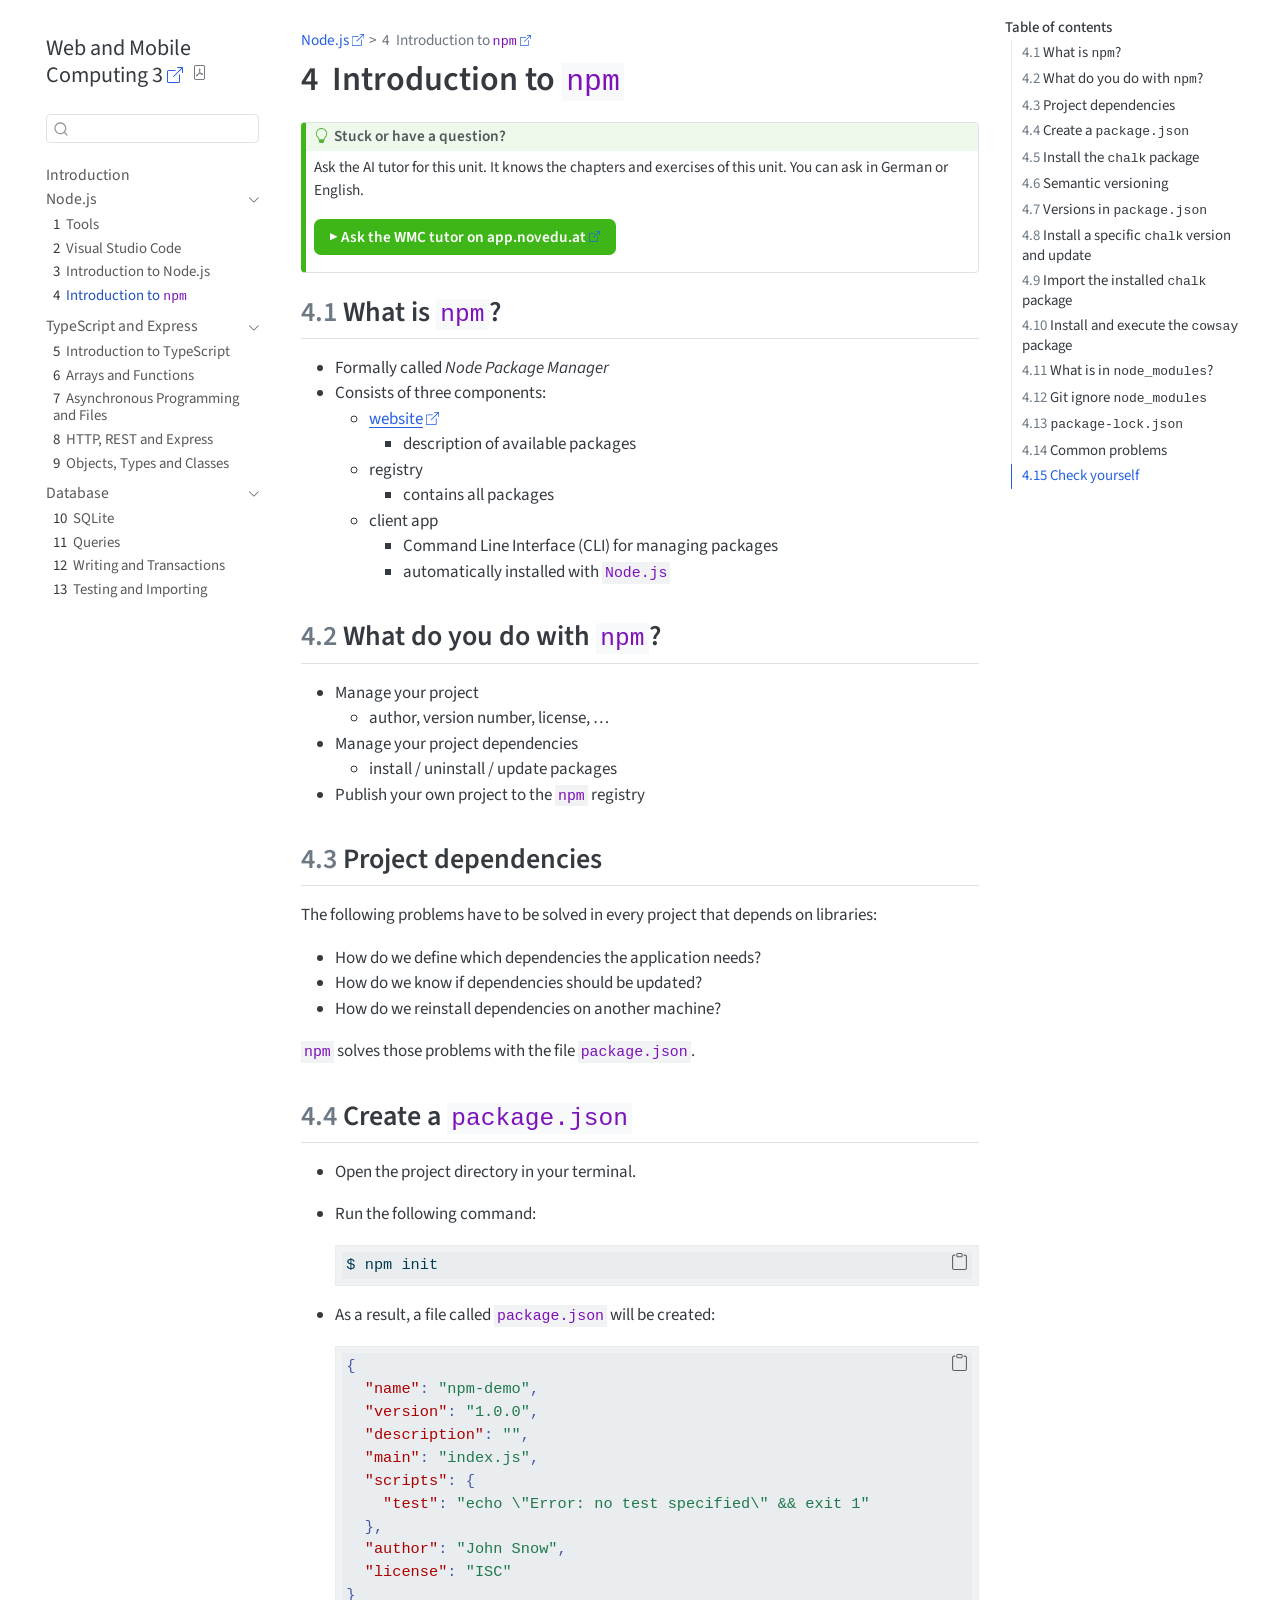
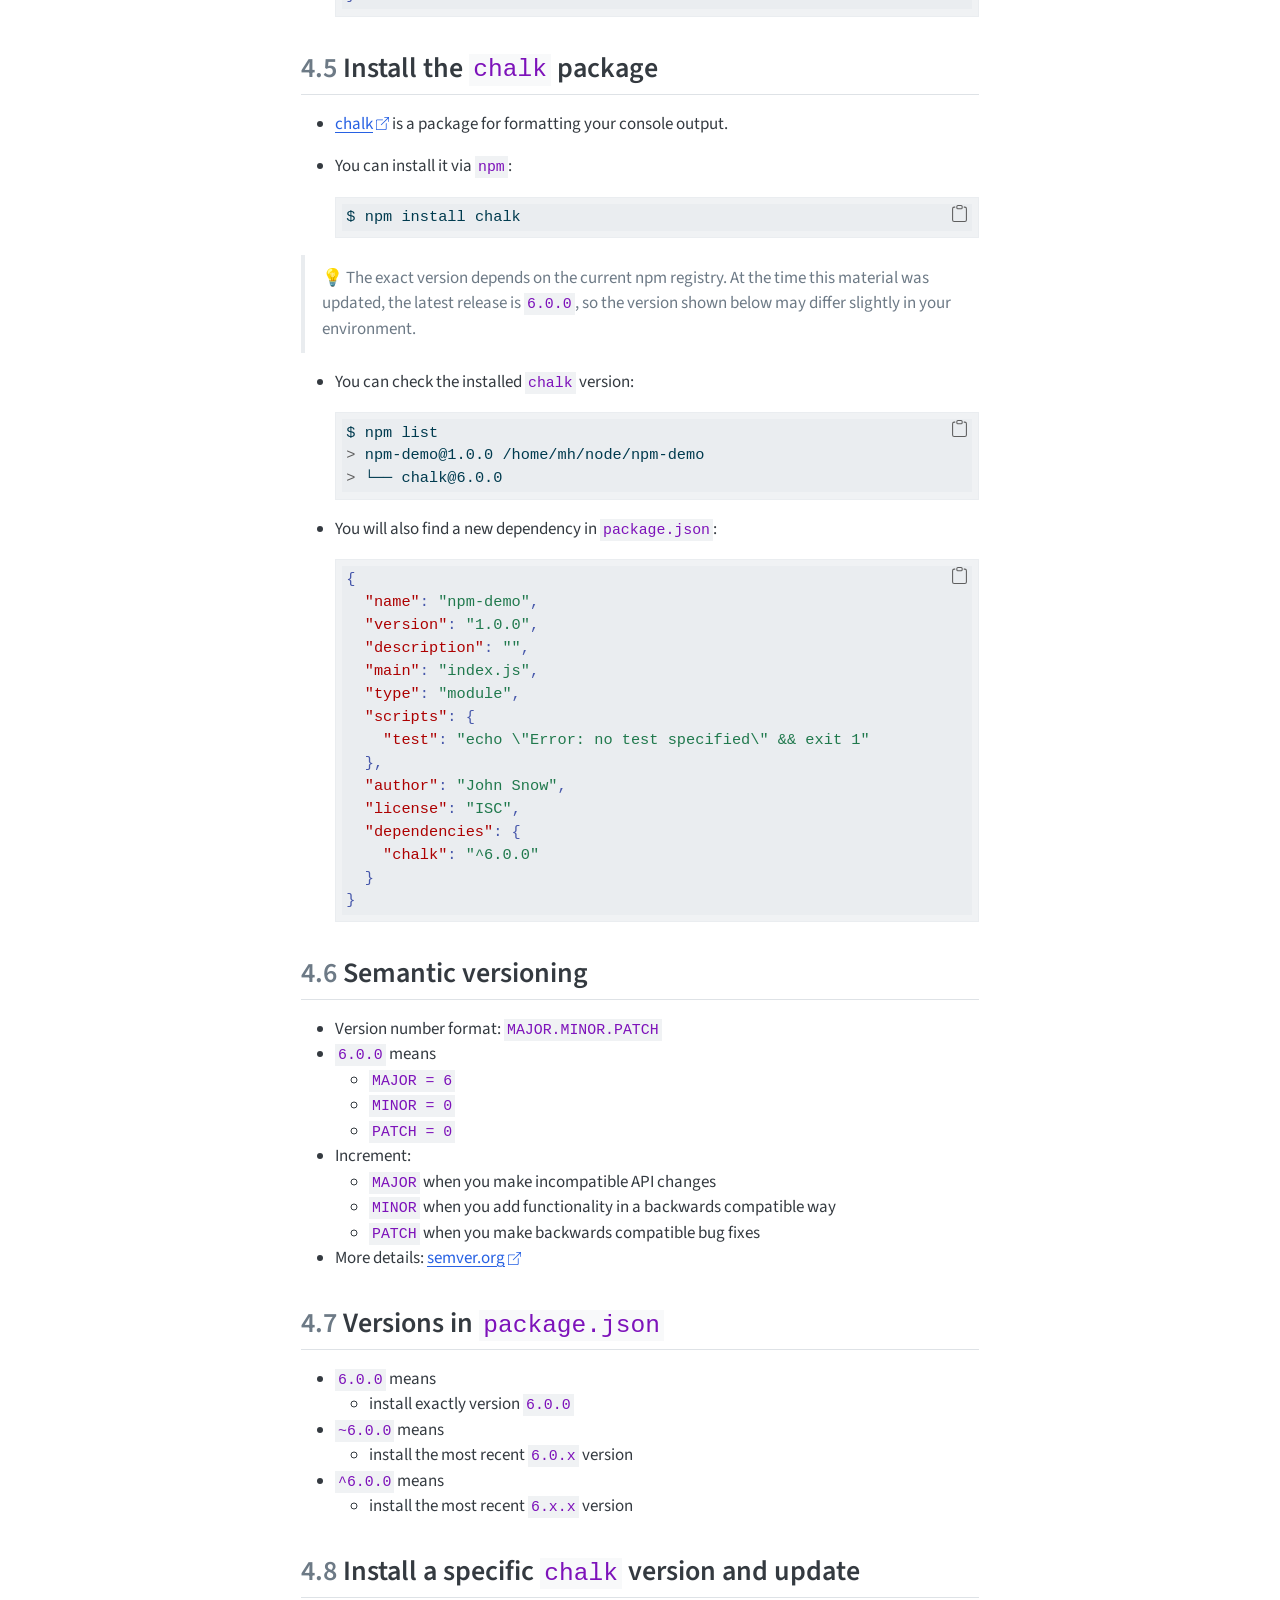
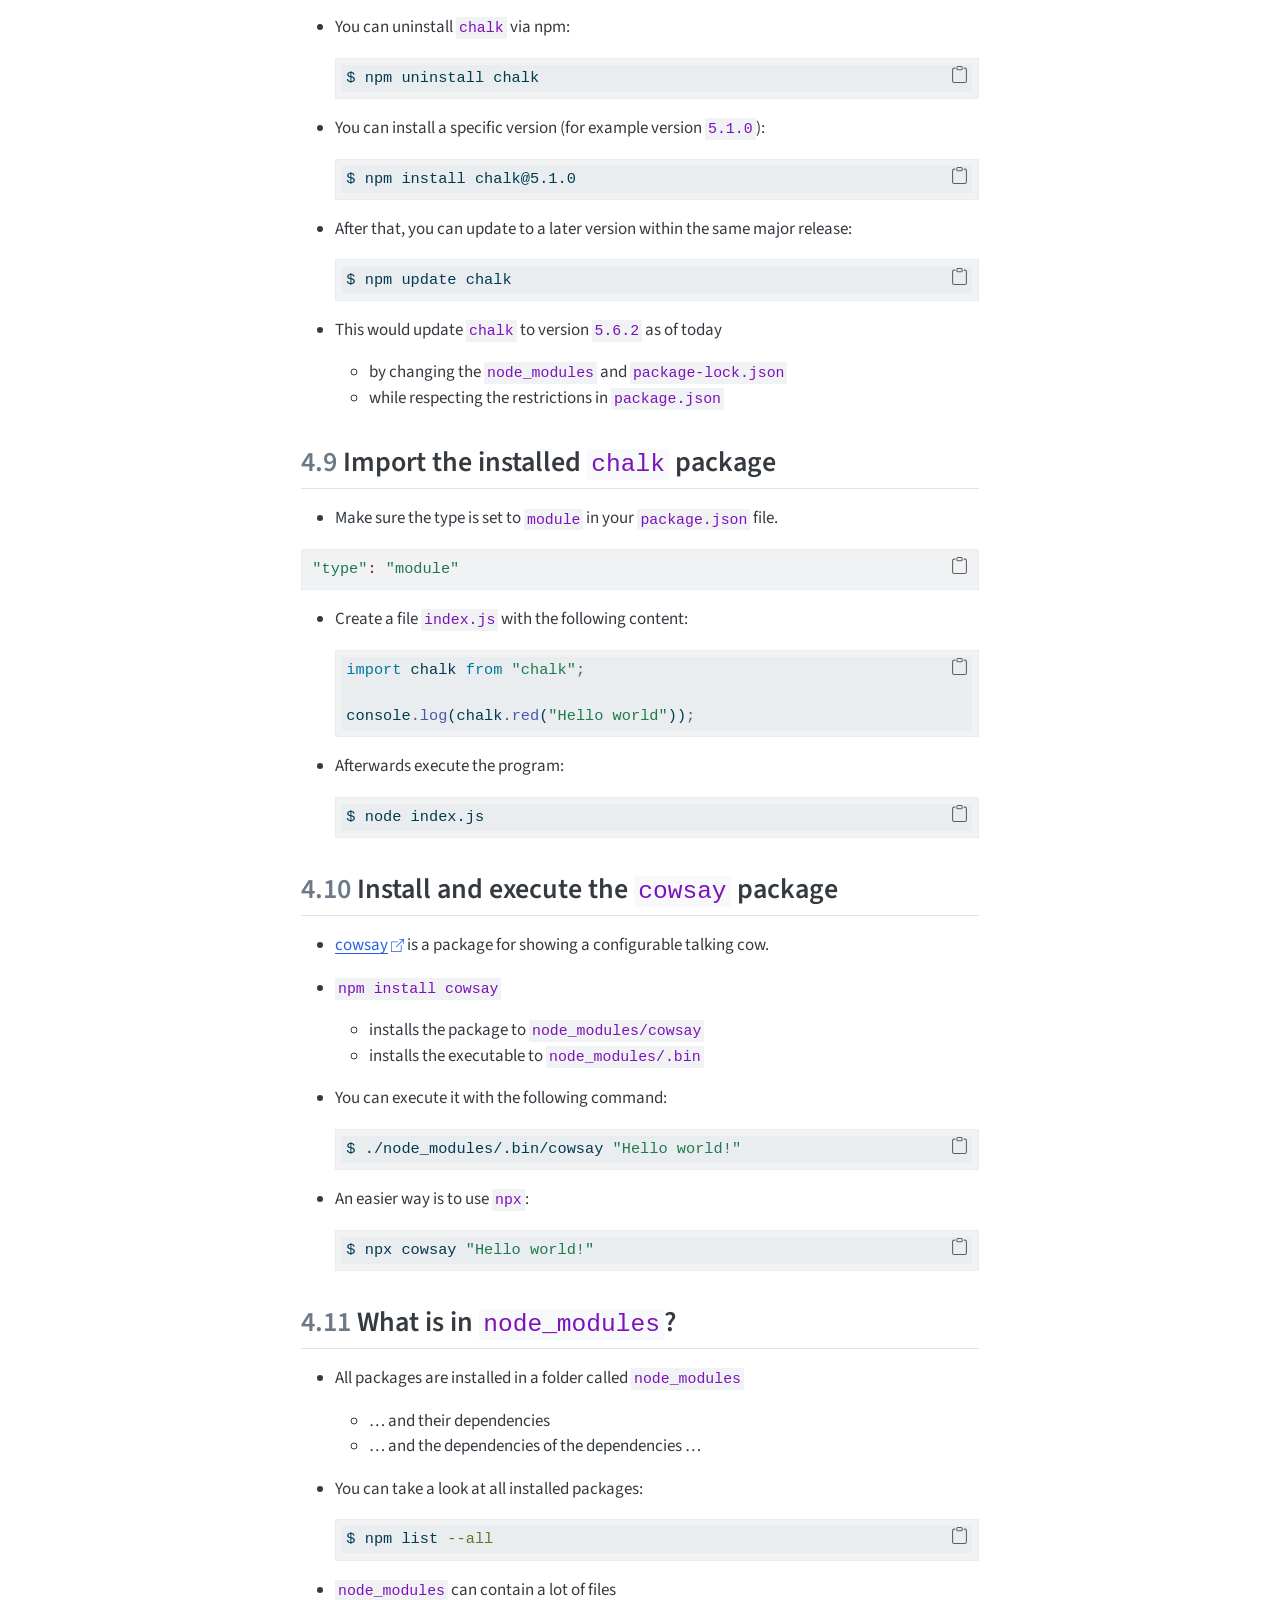
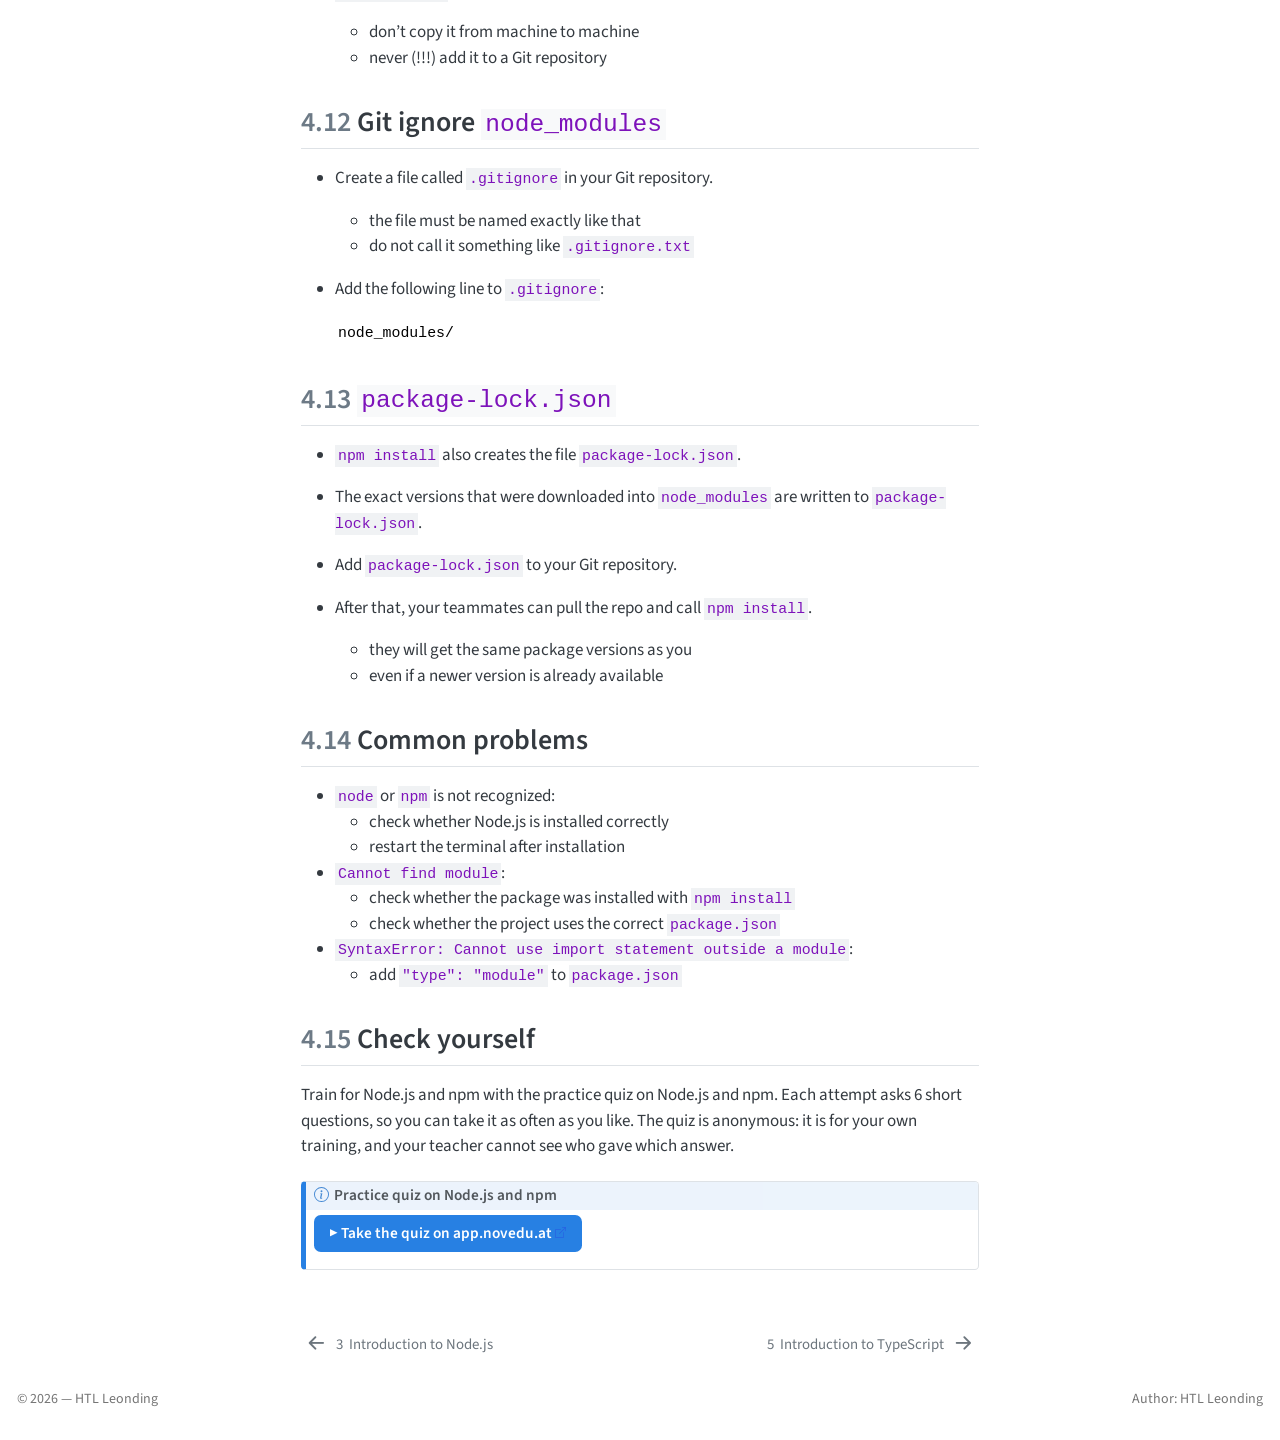
<file: content/Units/01-Node.js/03_npm/README.html>
<!DOCTYPE html>
<html xmlns="http://www.w3.org/1999/xhtml" lang="en" xml:lang="en"><head>

<meta charset="utf-8">
<meta name="generator" content="quarto-1.10.18">

<meta name="viewport" content="width=device-width, initial-scale=1.0, user-scalable=yes">


<title>4&nbsp; Introduction to npm – Web and Mobile Computing 3</title>
<style>
/* Default styles provided by pandoc.
** See https://pandoc.org/MANUAL.html#variables-for-html for config info.
*/
span.smallcaps{font-variant: small-caps;}
div.columns{display: flex; gap: 1.5em;}
div.column{flex: auto;}
@media screen {
div.columns{gap: min(4vw, 1.5em);}
div.column{overflow-x: auto;}
}
div.hanging-indent{margin-left: 1.5em; text-indent: -1.5em;}
ul.task-list{list-style: none;}
ul.task-list li input[type="checkbox"] {
  width: 0.8em;
  margin: 0 0.8em 0.2em -1em; /* quarto-specific, see https://github.com/quarto-dev/quarto-cli/issues/4556 */ 
  vertical-align: middle;
}
/* CSS for syntax highlighting */
html { -webkit-text-size-adjust: 100%; }
pre > code.sourceCode { white-space: pre; position: relative; }
pre > code.sourceCode > span { display: inline-block; line-height: 1.25; }
pre > code.sourceCode > span:empty { height: 1.2em; }
.sourceCode { overflow: visible; }
code.sourceCode > span { color: inherit; text-decoration: inherit; }
div.sourceCode { margin: 1em 0; }
pre.sourceCode { margin: 0; }
@media screen {
div.sourceCode { overflow: auto; }
}
@media print {
pre > code.sourceCode { white-space: pre-wrap; }
pre > code.sourceCode > span { text-indent: -5em; padding-left: 5em; }
}
pre.numberSource code
  { counter-reset: source-line 0; }
pre.numberSource code > span
  { position: relative; left: -4em; counter-increment: source-line; }
pre.numberSource code > span > a:first-child::before
  { content: counter(source-line);
    position: relative; left: -1em; text-align: right; vertical-align: baseline;
    border: none; display: inline-block;
    -webkit-touch-callout: none; -webkit-user-select: none;
    -khtml-user-select: none; -moz-user-select: none;
    -ms-user-select: none; user-select: none;
    padding: 0 4px; width: 4em;
  }
pre.numberSource { margin-left: 3em;  padding-left: 4px; }
div.sourceCode
  {   }
@media screen {
pre > code.sourceCode > span > a:first-child::before { text-decoration: underline; }
}
</style>


<script src="../../../../site_libs/quarto-nav/quarto-nav.js"></script>
<script src="../../../../site_libs/quarto-nav/headroom.min.js"></script>
<script src="../../../../site_libs/clipboard/clipboard.min.js"></script>
<script src="../../../../site_libs/quarto-search/autocomplete.umd.js"></script>
<script src="../../../../site_libs/quarto-search/fuse.min.js"></script>
<script src="../../../../site_libs/quarto-search/quarto-search.js"></script>
<meta name="quarto:offset" content="../../../../">
<link href="../../../../content/Units/02-TypeScript-and-Express/material/01_typescript-intro/README.html" rel="next">
<link href="../../../../content/Units/01-Node.js/02_node/README.html" rel="prev">
<script src="../../../../site_libs/quarto-html/quarto.js" type="module"></script>
<script src="../../../../site_libs/quarto-html/tabsets/tabsets.js" type="module"></script>
<script src="../../../../site_libs/quarto-html/popper.min.js"></script>
<script src="../../../../site_libs/quarto-html/tippy.umd.min.js"></script>
<script src="../../../../site_libs/quarto-html/anchor.min.js"></script>
<link href="../../../../site_libs/quarto-html/tippy.css" rel="stylesheet">
<link href="../../../../site_libs/quarto-html/quarto-syntax-highlighting-64a204ab8560d761af7679ceaba22944.css" rel="stylesheet" id="quarto-text-highlighting-styles">
<script src="../../../../site_libs/bootstrap/bootstrap.min.js"></script>
<link href="../../../../site_libs/bootstrap/bootstrap-icons.css" rel="stylesheet">
<link href="../../../../site_libs/bootstrap/bootstrap-bfe050db2283133c8854d94eaab4e9ec.min.css" rel="stylesheet" append-hash="true" id="quarto-bootstrap" data-mode="light">
<link href="../../../../site_libs/quarto-contrib/quarto-novedu-1.0.0/novedu.css" rel="stylesheet">
<script id="quarto-search-options" type="application/json">{
  "location": "sidebar",
  "copy-button": false,
  "collapse-after": 3,
  "panel-placement": "start",
  "type": "textbox",
  "limit": 50,
  "keyboard-shortcut": [
    "f",
    "/",
    "s"
  ],
  "show-item-context": false,
  "language": {
    "search-no-results-text": "No results",
    "search-matching-documents-text": "matching documents",
    "search-copy-link-title": "Copy link to search",
    "search-hide-matches-text": "Hide additional matches",
    "search-more-match-text": "more match in this document",
    "search-more-matches-text": "more matches in this document",
    "search-clear-button-title": "Clear",
    "search-text-placeholder": "",
    "search-detached-cancel-button-title": "Cancel",
    "search-submit-button-title": "Submit",
    "search-label": "Search"
  }
}</script>
<style>html{ scroll-behavior: smooth; }</style>


<link rel="stylesheet" href="../../../../styles.css">
</head>

<body class="nav-sidebar floating quarto-light">

<div id="quarto-search-results"></div>
  <header id="quarto-header" class="headroom fixed-top">
  <nav class="quarto-secondary-nav">
    <div class="container-fluid d-flex">
      <button type="button" class="quarto-btn-toggle btn" data-bs-toggle="collapse" role="button" data-bs-target=".quarto-sidebar-collapse-item" aria-controls="quarto-sidebar" aria-expanded="false" aria-label="Toggle sidebar navigation" onclick="if (window.quartoToggleHeadroom) { window.quartoToggleHeadroom(); }">
        <i class="bi bi-layout-text-sidebar-reverse"></i>
      </button>
        <nav class="quarto-page-breadcrumbs" aria-label="breadcrumb"><ol class="breadcrumb"><li class="breadcrumb-item"><a href="../../../../content/Units/01-Node.js/01_tools/README.html">Node.js</a></li><li class="breadcrumb-item"><a href="../../../../content/Units/01-Node.js/03_npm/README.html"><span class="chapter-number">4</span>&nbsp; <span class="chapter-title">Introduction to <code>npm</code></span></a></li></ol></nav>
        <a class="flex-grow-1" role="navigation" data-bs-toggle="collapse" data-bs-target=".quarto-sidebar-collapse-item" aria-controls="quarto-sidebar" aria-expanded="false" aria-label="Toggle sidebar navigation" onclick="if (window.quartoToggleHeadroom) { window.quartoToggleHeadroom(); }">      
        </a>
      <button type="button" class="btn quarto-search-button" aria-label="Search" onclick="window.quartoOpenSearch();">
        <i class="bi bi-search"></i>
      </button>
    </div>
  </nav>
</header>
<!-- content -->
<div id="quarto-content" class="quarto-container page-columns page-rows-contents page-layout-article">
<!-- sidebar -->
  <nav id="quarto-sidebar" class="sidebar collapse collapse-horizontal quarto-sidebar-collapse-item sidebar-navigation floating overflow-auto">
    <div class="pt-lg-2 mt-2 text-left sidebar-header">
    <div class="sidebar-title mb-0 py-0">
      <a href="../../../../">Web and Mobile Computing 3</a> 
        <div class="sidebar-tools-main">
    <a href="../../../../WMC3.pdf" title="Download PDF" class="quarto-navigation-tool px-1" aria-label="Download PDF"><i class="bi bi-file-pdf"></i></a>
</div>
    </div>
      </div>
        <div class="mt-2 flex-shrink-0 align-items-center">
        <div class="sidebar-search">
        <div id="quarto-search" class="" title="Search"></div>
        </div>
        </div>
    <div class="sidebar-menu-container"> 
    <ul class="list-unstyled mt-1">
        <li class="sidebar-item">
  <div class="sidebar-item-container"> 
  <a href="../../../../index.html" class="sidebar-item-text sidebar-link">
 <span class="menu-text">Introduction</span></a>
  </div>
</li>
        <li class="sidebar-item sidebar-item-section">
      <div class="sidebar-item-container"> 
            <a class="sidebar-item-text sidebar-link text-start" data-bs-toggle="collapse" data-bs-target="#quarto-sidebar-section-1" role="navigation" aria-expanded="true">
 <span class="menu-text">Node.js</span></a>
          <a class="sidebar-item-toggle text-start" data-bs-toggle="collapse" data-bs-target="#quarto-sidebar-section-1" role="navigation" aria-expanded="true" aria-label="Toggle section">
            <i class="bi bi-chevron-right ms-2"></i>
          </a> 
      </div>
      <ul id="quarto-sidebar-section-1" class="collapse list-unstyled sidebar-section depth1 show">  
          <li class="sidebar-item">
  <div class="sidebar-item-container"> 
  <a href="../../../../content/Units/01-Node.js/01_tools/README.html" class="sidebar-item-text sidebar-link">
 <span class="menu-text"><span class="chapter-number">1</span>&nbsp; <span class="chapter-title">Tools</span></span></a>
  </div>
</li>
          <li class="sidebar-item">
  <div class="sidebar-item-container"> 
  <a href="../../../../content/Units/01-Node.js/01_tools/VSCode-Extensions.html" class="sidebar-item-text sidebar-link">
 <span class="menu-text"><span class="chapter-number">2</span>&nbsp; <span class="chapter-title">Visual Studio Code</span></span></a>
  </div>
</li>
          <li class="sidebar-item">
  <div class="sidebar-item-container"> 
  <a href="../../../../content/Units/01-Node.js/02_node/README.html" class="sidebar-item-text sidebar-link">
 <span class="menu-text"><span class="chapter-number">3</span>&nbsp; <span class="chapter-title">Introduction to Node.js</span></span></a>
  </div>
</li>
          <li class="sidebar-item">
  <div class="sidebar-item-container"> 
  <a href="../../../../content/Units/01-Node.js/03_npm/README.html" class="sidebar-item-text sidebar-link active">
 <span class="menu-text"><span class="chapter-number">4</span>&nbsp; <span class="chapter-title">Introduction to <code>npm</code></span></span></a>
  </div>
</li>
      </ul>
  </li>
        <li class="sidebar-item sidebar-item-section">
      <div class="sidebar-item-container"> 
            <a class="sidebar-item-text sidebar-link text-start" data-bs-toggle="collapse" data-bs-target="#quarto-sidebar-section-2" role="navigation" aria-expanded="true">
 <span class="menu-text">TypeScript and Express</span></a>
          <a class="sidebar-item-toggle text-start" data-bs-toggle="collapse" data-bs-target="#quarto-sidebar-section-2" role="navigation" aria-expanded="true" aria-label="Toggle section">
            <i class="bi bi-chevron-right ms-2"></i>
          </a> 
      </div>
      <ul id="quarto-sidebar-section-2" class="collapse list-unstyled sidebar-section depth1 show">  
          <li class="sidebar-item">
  <div class="sidebar-item-container"> 
  <a href="../../../../content/Units/02-TypeScript-and-Express/material/01_typescript-intro/README.html" class="sidebar-item-text sidebar-link">
 <span class="menu-text"><span class="chapter-number">5</span>&nbsp; <span class="chapter-title">Introduction to TypeScript</span></span></a>
  </div>
</li>
          <li class="sidebar-item">
  <div class="sidebar-item-container"> 
  <a href="../../../../content/Units/02-TypeScript-and-Express/material/02_arrays-and-functions/README.html" class="sidebar-item-text sidebar-link">
 <span class="menu-text"><span class="chapter-number">6</span>&nbsp; <span class="chapter-title">Arrays and Functions</span></span></a>
  </div>
</li>
          <li class="sidebar-item">
  <div class="sidebar-item-container"> 
  <a href="../../../../content/Units/02-TypeScript-and-Express/material/03_async-and-files/README.html" class="sidebar-item-text sidebar-link">
 <span class="menu-text"><span class="chapter-number">7</span>&nbsp; <span class="chapter-title">Asynchronous Programming and Files</span></span></a>
  </div>
</li>
          <li class="sidebar-item">
  <div class="sidebar-item-container"> 
  <a href="../../../../content/Units/02-TypeScript-and-Express/material/04_express-intro/README.html" class="sidebar-item-text sidebar-link">
 <span class="menu-text"><span class="chapter-number">8</span>&nbsp; <span class="chapter-title">HTTP, REST and Express</span></span></a>
  </div>
</li>
          <li class="sidebar-item">
  <div class="sidebar-item-container"> 
  <a href="../../../../content/Units/02-TypeScript-and-Express/material/05_objects-and-classes/README.html" class="sidebar-item-text sidebar-link">
 <span class="menu-text"><span class="chapter-number">9</span>&nbsp; <span class="chapter-title">Objects, Types and Classes</span></span></a>
  </div>
</li>
      </ul>
  </li>
        <li class="sidebar-item sidebar-item-section">
      <div class="sidebar-item-container"> 
            <a class="sidebar-item-text sidebar-link text-start" data-bs-toggle="collapse" data-bs-target="#quarto-sidebar-section-3" role="navigation" aria-expanded="true">
 <span class="menu-text">Database</span></a>
          <a class="sidebar-item-toggle text-start" data-bs-toggle="collapse" data-bs-target="#quarto-sidebar-section-3" role="navigation" aria-expanded="true" aria-label="Toggle section">
            <i class="bi bi-chevron-right ms-2"></i>
          </a> 
      </div>
      <ul id="quarto-sidebar-section-3" class="collapse list-unstyled sidebar-section depth1 show">  
          <li class="sidebar-item">
  <div class="sidebar-item-container"> 
  <a href="../../../../content/Units/03-Database/material/01_sqlite/README.html" class="sidebar-item-text sidebar-link">
 <span class="menu-text"><span class="chapter-number">10</span>&nbsp; <span class="chapter-title">SQLite</span></span></a>
  </div>
</li>
          <li class="sidebar-item">
  <div class="sidebar-item-container"> 
  <a href="../../../../content/Units/03-Database/material/02_queries/README.html" class="sidebar-item-text sidebar-link">
 <span class="menu-text"><span class="chapter-number">11</span>&nbsp; <span class="chapter-title">Queries</span></span></a>
  </div>
</li>
          <li class="sidebar-item">
  <div class="sidebar-item-container"> 
  <a href="../../../../content/Units/03-Database/material/03_writing-and-transactions/README.html" class="sidebar-item-text sidebar-link">
 <span class="menu-text"><span class="chapter-number">12</span>&nbsp; <span class="chapter-title">Writing and Transactions</span></span></a>
  </div>
</li>
          <li class="sidebar-item">
  <div class="sidebar-item-container"> 
  <a href="../../../../content/Units/03-Database/material/04_testing-and-import/README.html" class="sidebar-item-text sidebar-link">
 <span class="menu-text"><span class="chapter-number">13</span>&nbsp; <span class="chapter-title">Testing and Importing</span></span></a>
  </div>
</li>
      </ul>
  </li>
    </ul>
    </div>
</nav>
<div id="quarto-sidebar-glass" class="quarto-sidebar-collapse-item" data-bs-toggle="collapse" data-bs-target=".quarto-sidebar-collapse-item"></div>
<!-- margin-sidebar -->
    <div id="quarto-margin-sidebar" class="sidebar margin-sidebar">
        <nav id="TOC" role="doc-toc" class="toc-active">
    <h2 id="toc-title">Table of contents</h2>
   
  <ul>
  <li><a href="#what-is-npm" id="toc-what-is-npm" class="nav-link active" data-scroll-target="#what-is-npm"><span class="header-section-number">4.1</span> What is <code>npm</code>?</a></li>
  <li><a href="#what-do-you-do-with-npm" id="toc-what-do-you-do-with-npm" class="nav-link" data-scroll-target="#what-do-you-do-with-npm"><span class="header-section-number">4.2</span> What do you do with <code>npm</code>?</a></li>
  <li><a href="#project-dependencies" id="toc-project-dependencies" class="nav-link" data-scroll-target="#project-dependencies"><span class="header-section-number">4.3</span> Project dependencies</a></li>
  <li><a href="#create-a-package.json" id="toc-create-a-package.json" class="nav-link" data-scroll-target="#create-a-package.json"><span class="header-section-number">4.4</span> Create a <code>package.json</code></a></li>
  <li><a href="#install-the-chalk-package" id="toc-install-the-chalk-package" class="nav-link" data-scroll-target="#install-the-chalk-package"><span class="header-section-number">4.5</span> Install the <code>chalk</code> package</a></li>
  <li><a href="#semantic-versioning" id="toc-semantic-versioning" class="nav-link" data-scroll-target="#semantic-versioning"><span class="header-section-number">4.6</span> Semantic versioning</a></li>
  <li><a href="#versions-in-package.json" id="toc-versions-in-package.json" class="nav-link" data-scroll-target="#versions-in-package.json"><span class="header-section-number">4.7</span> Versions in <code>package.json</code></a></li>
  <li><a href="#install-a-specific-chalk-version-and-update" id="toc-install-a-specific-chalk-version-and-update" class="nav-link" data-scroll-target="#install-a-specific-chalk-version-and-update"><span class="header-section-number">4.8</span> Install a specific <code>chalk</code> version and update</a></li>
  <li><a href="#import-the-installed-chalk-package" id="toc-import-the-installed-chalk-package" class="nav-link" data-scroll-target="#import-the-installed-chalk-package"><span class="header-section-number">4.9</span> Import the installed <code>chalk</code> package</a></li>
  <li><a href="#install-and-execute-the-cowsay-package" id="toc-install-and-execute-the-cowsay-package" class="nav-link" data-scroll-target="#install-and-execute-the-cowsay-package"><span class="header-section-number">4.10</span> Install and execute the <code>cowsay</code> package</a></li>
  <li><a href="#what-is-in-node_modules" id="toc-what-is-in-node_modules" class="nav-link" data-scroll-target="#what-is-in-node_modules"><span class="header-section-number">4.11</span> What is in <code>node_modules</code>?</a></li>
  <li><a href="#git-ignore-node_modules" id="toc-git-ignore-node_modules" class="nav-link" data-scroll-target="#git-ignore-node_modules"><span class="header-section-number">4.12</span> Git ignore <code>node_modules</code></a></li>
  <li><a href="#package-lock.json" id="toc-package-lock.json" class="nav-link" data-scroll-target="#package-lock.json"><span class="header-section-number">4.13</span> <code>package-lock.json</code></a></li>
  <li><a href="#common-problems" id="toc-common-problems" class="nav-link" data-scroll-target="#common-problems"><span class="header-section-number">4.14</span> Common problems</a></li>
  <li><a href="#check-yourself" id="toc-check-yourself" class="nav-link" data-scroll-target="#check-yourself"><span class="header-section-number">4.15</span> Check yourself</a></li>
  </ul>
</nav>
    </div>
<!-- main -->
<main class="content" id="quarto-document-content">

<header id="title-block-header" class="quarto-title-block default"><nav class="quarto-page-breadcrumbs quarto-title-breadcrumbs d-none d-lg-block" aria-label="breadcrumb"><ol class="breadcrumb"><li class="breadcrumb-item"><a href="../../../../content/Units/01-Node.js/01_tools/README.html">Node.js</a></li><li class="breadcrumb-item"><a href="../../../../content/Units/01-Node.js/03_npm/README.html"><span class="chapter-number">4</span>&nbsp; <span class="chapter-title">Introduction to <code>npm</code></span></a></li></ol></nav>
<div class="quarto-title">
<h1 class="title"><span class="chapter-number">4</span>&nbsp; <span class="chapter-title">Introduction to <code>npm</code></span></h1>
</div>



<div class="quarto-title-meta">

    
  
    
  </div>
  


</header>


<div class="callout callout-style-default callout-tip callout-titled">
<div class="callout-header d-flex align-content-center">
<div class="callout-icon-container">
<i class="callout-icon"></i>
</div>
<div class="callout-title-container flex-fill">
<span class="screen-reader-only">Tip</span>Stuck or have a question?
</div>
</div>
<div class="callout-body-container callout-body">
<p>Ask the AI tutor for this unit. It knows the chapters and exercises of this unit. You can ask in German or English.</p>
<div class="novedu-cta novedu-cta-tutor">
<p><a href="https://app.novedu.at/304irtv7iq">▶ Ask the WMC tutor on app.novedu.at</a></p>
</div>
</div>
</div>
<section id="what-is-npm" class="level2" data-number="4.1">
<h2 data-number="4.1" class="anchored" data-anchor-id="what-is-npm"><span class="header-section-number">4.1</span> What is <code>npm</code>?</h2>
<ul>
<li>Formally called <em>Node Package Manager</em></li>
<li>Consists of three components:
<ul>
<li><a href="https://www.npmjs.com">website</a>
<ul>
<li>description of available packages</li>
</ul></li>
<li>registry
<ul>
<li>contains all packages</li>
</ul></li>
<li>client app
<ul>
<li>Command Line Interface (CLI) for managing packages</li>
<li>automatically installed with <code>Node.js</code></li>
</ul></li>
</ul></li>
</ul>
</section>
<section id="what-do-you-do-with-npm" class="level2" data-number="4.2">
<h2 data-number="4.2" class="anchored" data-anchor-id="what-do-you-do-with-npm"><span class="header-section-number">4.2</span> What do you do with <code>npm</code>?</h2>
<ul>
<li>Manage your project
<ul>
<li>author, version number, license, …</li>
</ul></li>
<li>Manage your project dependencies
<ul>
<li>install / uninstall / update packages</li>
</ul></li>
<li>Publish your own project to the <code>npm</code> registry</li>
</ul>
</section>
<section id="project-dependencies" class="level2" data-number="4.3">
<h2 data-number="4.3" class="anchored" data-anchor-id="project-dependencies"><span class="header-section-number">4.3</span> Project dependencies</h2>
<p>The following problems have to be solved in every project that depends on libraries:</p>
<ul>
<li>How do we define which dependencies the application needs?</li>
<li>How do we know if dependencies should be updated?</li>
<li>How do we reinstall dependencies on another machine?</li>
</ul>
<p><code>npm</code> solves those problems with the file <code>package.json</code>.</p>
</section>
<section id="create-a-package.json" class="level2" data-number="4.4">
<h2 data-number="4.4" class="anchored" data-anchor-id="create-a-package.json"><span class="header-section-number">4.4</span> Create a <code>package.json</code></h2>
<ul>
<li><p>Open the project directory in your terminal.</p></li>
<li><p>Run the following command:</p>
<div class="code-copy-outer-scaffold"><div class="sourceCode" id="cb1"><pre class="sourceCode bash code-with-copy"><code class="sourceCode bash"><span id="cb1-1"><a href="#cb1-1" aria-hidden="true" tabindex="-1"></a><span class="ex">$</span> npm init</span></code></pre></div><button title="Copy to Clipboard" class="code-copy-button"><i class="bi"></i></button></div></li>
<li><p>As a result, a file called <code>package.json</code> will be created:</p>
<div class="code-copy-outer-scaffold"><div class="sourceCode" id="cb2"><pre class="sourceCode json code-with-copy"><code class="sourceCode json"><span id="cb2-1"><a href="#cb2-1" aria-hidden="true" tabindex="-1"></a><span class="fu">{</span></span>
<span id="cb2-2"><a href="#cb2-2" aria-hidden="true" tabindex="-1"></a>  <span class="dt">"name"</span><span class="fu">:</span> <span class="st">"npm-demo"</span><span class="fu">,</span></span>
<span id="cb2-3"><a href="#cb2-3" aria-hidden="true" tabindex="-1"></a>  <span class="dt">"version"</span><span class="fu">:</span> <span class="st">"1.0.0"</span><span class="fu">,</span></span>
<span id="cb2-4"><a href="#cb2-4" aria-hidden="true" tabindex="-1"></a>  <span class="dt">"description"</span><span class="fu">:</span> <span class="st">""</span><span class="fu">,</span></span>
<span id="cb2-5"><a href="#cb2-5" aria-hidden="true" tabindex="-1"></a>  <span class="dt">"main"</span><span class="fu">:</span> <span class="st">"index.js"</span><span class="fu">,</span></span>
<span id="cb2-6"><a href="#cb2-6" aria-hidden="true" tabindex="-1"></a>  <span class="dt">"scripts"</span><span class="fu">:</span> <span class="fu">{</span></span>
<span id="cb2-7"><a href="#cb2-7" aria-hidden="true" tabindex="-1"></a>    <span class="dt">"test"</span><span class="fu">:</span> <span class="st">"echo </span><span class="ch">\"</span><span class="st">Error: no test specified</span><span class="ch">\"</span><span class="st"> &amp;&amp; exit 1"</span></span>
<span id="cb2-8"><a href="#cb2-8" aria-hidden="true" tabindex="-1"></a>  <span class="fu">},</span></span>
<span id="cb2-9"><a href="#cb2-9" aria-hidden="true" tabindex="-1"></a>  <span class="dt">"author"</span><span class="fu">:</span> <span class="st">"John Snow"</span><span class="fu">,</span></span>
<span id="cb2-10"><a href="#cb2-10" aria-hidden="true" tabindex="-1"></a>  <span class="dt">"license"</span><span class="fu">:</span> <span class="st">"ISC"</span></span>
<span id="cb2-11"><a href="#cb2-11" aria-hidden="true" tabindex="-1"></a><span class="fu">}</span></span></code></pre></div><button title="Copy to Clipboard" class="code-copy-button"><i class="bi"></i></button></div></li>
</ul>
</section>
<section id="install-the-chalk-package" class="level2" data-number="4.5">
<h2 data-number="4.5" class="anchored" data-anchor-id="install-the-chalk-package"><span class="header-section-number">4.5</span> Install the <code>chalk</code> package</h2>
<ul>
<li><p><a href="https://www.npmjs.com/package/chalk">chalk</a> is a package for formatting your console output.</p></li>
<li><p>You can install it via <code>npm</code>:</p>
<div class="code-copy-outer-scaffold"><div class="sourceCode" id="cb3"><pre class="sourceCode bash code-with-copy"><code class="sourceCode bash"><span id="cb3-1"><a href="#cb3-1" aria-hidden="true" tabindex="-1"></a><span class="ex">$</span> npm install chalk</span></code></pre></div><button title="Copy to Clipboard" class="code-copy-button"><i class="bi"></i></button></div></li>
</ul>
<blockquote class="blockquote">
<p><span class="emoji" data-emoji="bulb">💡</span> The exact version depends on the current npm registry. At the time this material was updated, the latest release is <code>6.0.0</code>, so the version shown below may differ slightly in your environment.</p>
</blockquote>
<ul>
<li><p>You can check the installed <code>chalk</code> version:</p>
<div class="code-copy-outer-scaffold"><div class="sourceCode" id="cb4"><pre class="sourceCode bash code-with-copy"><code class="sourceCode bash"><span id="cb4-1"><a href="#cb4-1" aria-hidden="true" tabindex="-1"></a><span class="ex">$</span> npm list</span>
<span id="cb4-2"><a href="#cb4-2" aria-hidden="true" tabindex="-1"></a><span class="op">&gt;</span> npm-demo@1.0.0 <span class="ex">/home/mh/node/npm-demo</span></span>
<span id="cb4-3"><a href="#cb4-3" aria-hidden="true" tabindex="-1"></a><span class="op">&gt;</span> └── <span class="ex">chalk@6.0.0</span></span></code></pre></div><button title="Copy to Clipboard" class="code-copy-button"><i class="bi"></i></button></div></li>
<li><p>You will also find a new dependency in <code>package.json</code>:</p>
<div class="code-copy-outer-scaffold"><div class="sourceCode" id="cb5"><pre class="sourceCode json code-with-copy"><code class="sourceCode json"><span id="cb5-1"><a href="#cb5-1" aria-hidden="true" tabindex="-1"></a><span class="fu">{</span></span>
<span id="cb5-2"><a href="#cb5-2" aria-hidden="true" tabindex="-1"></a>  <span class="dt">"name"</span><span class="fu">:</span> <span class="st">"npm-demo"</span><span class="fu">,</span></span>
<span id="cb5-3"><a href="#cb5-3" aria-hidden="true" tabindex="-1"></a>  <span class="dt">"version"</span><span class="fu">:</span> <span class="st">"1.0.0"</span><span class="fu">,</span></span>
<span id="cb5-4"><a href="#cb5-4" aria-hidden="true" tabindex="-1"></a>  <span class="dt">"description"</span><span class="fu">:</span> <span class="st">""</span><span class="fu">,</span></span>
<span id="cb5-5"><a href="#cb5-5" aria-hidden="true" tabindex="-1"></a>  <span class="dt">"main"</span><span class="fu">:</span> <span class="st">"index.js"</span><span class="fu">,</span></span>
<span id="cb5-6"><a href="#cb5-6" aria-hidden="true" tabindex="-1"></a>  <span class="dt">"type"</span><span class="fu">:</span> <span class="st">"module"</span><span class="fu">,</span></span>
<span id="cb5-7"><a href="#cb5-7" aria-hidden="true" tabindex="-1"></a>  <span class="dt">"scripts"</span><span class="fu">:</span> <span class="fu">{</span></span>
<span id="cb5-8"><a href="#cb5-8" aria-hidden="true" tabindex="-1"></a>    <span class="dt">"test"</span><span class="fu">:</span> <span class="st">"echo </span><span class="ch">\"</span><span class="st">Error: no test specified</span><span class="ch">\"</span><span class="st"> &amp;&amp; exit 1"</span></span>
<span id="cb5-9"><a href="#cb5-9" aria-hidden="true" tabindex="-1"></a>  <span class="fu">},</span></span>
<span id="cb5-10"><a href="#cb5-10" aria-hidden="true" tabindex="-1"></a>  <span class="dt">"author"</span><span class="fu">:</span> <span class="st">"John Snow"</span><span class="fu">,</span></span>
<span id="cb5-11"><a href="#cb5-11" aria-hidden="true" tabindex="-1"></a>  <span class="dt">"license"</span><span class="fu">:</span> <span class="st">"ISC"</span><span class="fu">,</span></span>
<span id="cb5-12"><a href="#cb5-12" aria-hidden="true" tabindex="-1"></a>  <span class="dt">"dependencies"</span><span class="fu">:</span> <span class="fu">{</span></span>
<span id="cb5-13"><a href="#cb5-13" aria-hidden="true" tabindex="-1"></a>    <span class="dt">"chalk"</span><span class="fu">:</span> <span class="st">"^6.0.0"</span></span>
<span id="cb5-14"><a href="#cb5-14" aria-hidden="true" tabindex="-1"></a>  <span class="fu">}</span></span>
<span id="cb5-15"><a href="#cb5-15" aria-hidden="true" tabindex="-1"></a><span class="fu">}</span></span></code></pre></div><button title="Copy to Clipboard" class="code-copy-button"><i class="bi"></i></button></div></li>
</ul>
</section>
<section id="semantic-versioning" class="level2" data-number="4.6">
<h2 data-number="4.6" class="anchored" data-anchor-id="semantic-versioning"><span class="header-section-number">4.6</span> Semantic versioning</h2>
<ul>
<li>Version number format: <code>MAJOR.MINOR.PATCH</code></li>
<li><code>6.0.0</code> means
<ul>
<li><code>MAJOR = 6</code></li>
<li><code>MINOR = 0</code></li>
<li><code>PATCH = 0</code></li>
</ul></li>
<li>Increment:
<ul>
<li><code>MAJOR</code> when you make incompatible API changes</li>
<li><code>MINOR</code> when you add functionality in a backwards compatible way</li>
<li><code>PATCH</code> when you make backwards compatible bug fixes</li>
</ul></li>
<li>More details: <a href="https://semver.org">semver.org</a></li>
</ul>
</section>
<section id="versions-in-package.json" class="level2" data-number="4.7">
<h2 data-number="4.7" class="anchored" data-anchor-id="versions-in-package.json"><span class="header-section-number">4.7</span> Versions in <code>package.json</code></h2>
<ul>
<li><code>6.0.0</code> means
<ul>
<li>install exactly version <code>6.0.0</code></li>
</ul></li>
<li><code>~6.0.0</code> means
<ul>
<li>install the most recent <code>6.0.x</code> version</li>
</ul></li>
<li><code>^6.0.0</code> means
<ul>
<li>install the most recent <code>6.x.x</code> version</li>
</ul></li>
</ul>
</section>
<section id="install-a-specific-chalk-version-and-update" class="level2" data-number="4.8">
<h2 data-number="4.8" class="anchored" data-anchor-id="install-a-specific-chalk-version-and-update"><span class="header-section-number">4.8</span> Install a specific <code>chalk</code> version and update</h2>
<ul>
<li><p>You can uninstall <code>chalk</code> via npm:</p>
<div class="code-copy-outer-scaffold"><div class="sourceCode" id="cb6"><pre class="sourceCode bash code-with-copy"><code class="sourceCode bash"><span id="cb6-1"><a href="#cb6-1" aria-hidden="true" tabindex="-1"></a><span class="ex">$</span> npm uninstall chalk</span></code></pre></div><button title="Copy to Clipboard" class="code-copy-button"><i class="bi"></i></button></div></li>
<li><p>You can install a specific version (for example version <code>5.1.0</code>):</p>
<div class="code-copy-outer-scaffold"><div class="sourceCode" id="cb7"><pre class="sourceCode bash code-with-copy"><code class="sourceCode bash"><span id="cb7-1"><a href="#cb7-1" aria-hidden="true" tabindex="-1"></a><span class="ex">$</span> npm install chalk@5.1.0</span></code></pre></div><button title="Copy to Clipboard" class="code-copy-button"><i class="bi"></i></button></div></li>
<li><p>After that, you can update to a later version within the same major release:</p>
<div class="code-copy-outer-scaffold"><div class="sourceCode" id="cb8"><pre class="sourceCode bash code-with-copy"><code class="sourceCode bash"><span id="cb8-1"><a href="#cb8-1" aria-hidden="true" tabindex="-1"></a><span class="ex">$</span> npm update chalk</span></code></pre></div><button title="Copy to Clipboard" class="code-copy-button"><i class="bi"></i></button></div></li>
<li><p>This would update <code>chalk</code> to version <code>5.6.2</code> as of today</p>
<ul>
<li>by changing the <code>node_modules</code> and <code>package-lock.json</code></li>
<li>while respecting the restrictions in <code>package.json</code></li>
</ul></li>
</ul>
</section>
<section id="import-the-installed-chalk-package" class="level2" data-number="4.9">
<h2 data-number="4.9" class="anchored" data-anchor-id="import-the-installed-chalk-package"><span class="header-section-number">4.9</span> Import the installed <code>chalk</code> package</h2>
<ul>
<li>Make sure the type is set to <code>module</code> in your <code>package.json</code> file.</li>
</ul>
<div class="code-copy-outer-scaffold"><div class="sourceCode" id="cb9"><pre class="sourceCode json code-with-copy"><code class="sourceCode json"><span id="cb9-1"><a href="#cb9-1" aria-hidden="true" tabindex="-1"></a><span class="st">"type"</span><span class="er">:</span> <span class="st">"module"</span></span></code></pre></div><button title="Copy to Clipboard" class="code-copy-button"><i class="bi"></i></button></div>
<ul>
<li><p>Create a file <code>index.js</code> with the following content:</p>
<div class="code-copy-outer-scaffold"><div class="sourceCode" id="cb10"><pre class="sourceCode javascript code-with-copy"><code class="sourceCode javascript"><span id="cb10-1"><a href="#cb10-1" aria-hidden="true" tabindex="-1"></a><span class="im">import</span> chalk <span class="im">from</span> <span class="st">"chalk"</span><span class="op">;</span></span>
<span id="cb10-2"><a href="#cb10-2" aria-hidden="true" tabindex="-1"></a></span>
<span id="cb10-3"><a href="#cb10-3" aria-hidden="true" tabindex="-1"></a><span class="bu">console</span><span class="op">.</span><span class="fu">log</span>(chalk<span class="op">.</span><span class="fu">red</span>(<span class="st">"Hello world"</span>))<span class="op">;</span></span></code></pre></div><button title="Copy to Clipboard" class="code-copy-button"><i class="bi"></i></button></div></li>
<li><p>Afterwards execute the program:</p>
<div class="code-copy-outer-scaffold"><div class="sourceCode" id="cb11"><pre class="sourceCode bash code-with-copy"><code class="sourceCode bash"><span id="cb11-1"><a href="#cb11-1" aria-hidden="true" tabindex="-1"></a><span class="ex">$</span> node index.js</span></code></pre></div><button title="Copy to Clipboard" class="code-copy-button"><i class="bi"></i></button></div></li>
</ul>
</section>
<section id="install-and-execute-the-cowsay-package" class="level2" data-number="4.10">
<h2 data-number="4.10" class="anchored" data-anchor-id="install-and-execute-the-cowsay-package"><span class="header-section-number">4.10</span> Install and execute the <code>cowsay</code> package</h2>
<ul>
<li><p><a href="https://www.npmjs.com/package/cowsay">cowsay</a> is a package for showing a configurable talking cow.</p></li>
<li><p><code>npm install cowsay</code></p>
<ul>
<li>installs the package to <code>node_modules/cowsay</code></li>
<li>installs the executable to <code>node_modules/.bin</code></li>
</ul></li>
<li><p>You can execute it with the following command:</p>
<div class="code-copy-outer-scaffold"><div class="sourceCode" id="cb12"><pre class="sourceCode bash code-with-copy"><code class="sourceCode bash"><span id="cb12-1"><a href="#cb12-1" aria-hidden="true" tabindex="-1"></a><span class="ex">$</span> ./node_modules/.bin/cowsay <span class="st">"Hello world!"</span></span></code></pre></div><button title="Copy to Clipboard" class="code-copy-button"><i class="bi"></i></button></div></li>
<li><p>An easier way is to use <code>npx</code>:</p>
<div class="code-copy-outer-scaffold"><div class="sourceCode" id="cb13"><pre class="sourceCode bash code-with-copy"><code class="sourceCode bash"><span id="cb13-1"><a href="#cb13-1" aria-hidden="true" tabindex="-1"></a><span class="ex">$</span> npx cowsay <span class="st">"Hello world!"</span></span></code></pre></div><button title="Copy to Clipboard" class="code-copy-button"><i class="bi"></i></button></div></li>
</ul>
</section>
<section id="what-is-in-node_modules" class="level2" data-number="4.11">
<h2 data-number="4.11" class="anchored" data-anchor-id="what-is-in-node_modules"><span class="header-section-number">4.11</span> What is in <code>node_modules</code>?</h2>
<ul>
<li><p>All packages are installed in a folder called <code>node_modules</code></p>
<ul>
<li>… and their dependencies</li>
<li>… and the dependencies of the dependencies …</li>
</ul></li>
<li><p>You can take a look at all installed packages:</p>
<div class="code-copy-outer-scaffold"><div class="sourceCode" id="cb14"><pre class="sourceCode bash code-with-copy"><code class="sourceCode bash"><span id="cb14-1"><a href="#cb14-1" aria-hidden="true" tabindex="-1"></a><span class="ex">$</span> npm list <span class="at">--all</span></span></code></pre></div><button title="Copy to Clipboard" class="code-copy-button"><i class="bi"></i></button></div></li>
<li><p><code>node_modules</code> can contain a lot of files</p>
<ul>
<li>don’t copy it from machine to machine</li>
<li>never (!!!) add it to a Git repository</li>
</ul></li>
</ul>
</section>
<section id="git-ignore-node_modules" class="level2" data-number="4.12">
<h2 data-number="4.12" class="anchored" data-anchor-id="git-ignore-node_modules"><span class="header-section-number">4.12</span> Git ignore <code>node_modules</code></h2>
<ul>
<li><p>Create a file called <code>.gitignore</code> in your Git repository.</p>
<ul>
<li>the file must be named exactly like that</li>
<li>do not call it something like <code>.gitignore.txt</code></li>
</ul></li>
<li><p>Add the following line to <code>.gitignore</code>:</p>
<pre><code>node_modules/</code></pre></li>
</ul>
</section>
<section id="package-lock.json" class="level2" data-number="4.13">
<h2 data-number="4.13" class="anchored" data-anchor-id="package-lock.json"><span class="header-section-number">4.13</span> <code>package-lock.json</code></h2>
<ul>
<li><p><code>npm install</code> also creates the file <code>package-lock.json</code>.</p></li>
<li><p>The exact versions that were downloaded into <code>node_modules</code> are written to <code>package-lock.json</code>.</p></li>
<li><p>Add <code>package-lock.json</code> to your Git repository.</p></li>
<li><p>After that, your teammates can pull the repo and call <code>npm install</code>.</p>
<ul>
<li>they will get the same package versions as you</li>
<li>even if a newer version is already available</li>
</ul></li>
</ul>
</section>
<section id="common-problems" class="level2" data-number="4.14">
<h2 data-number="4.14" class="anchored" data-anchor-id="common-problems"><span class="header-section-number">4.14</span> Common problems</h2>
<ul>
<li><code>node</code> or <code>npm</code> is not recognized:
<ul>
<li>check whether Node.js is installed correctly</li>
<li>restart the terminal after installation</li>
</ul></li>
<li><code>Cannot find module</code>:
<ul>
<li>check whether the package was installed with <code>npm install</code></li>
<li>check whether the project uses the correct <code>package.json</code></li>
</ul></li>
<li><code>SyntaxError: Cannot use import statement outside a module</code>:
<ul>
<li>add <code>"type": "module"</code> to <code>package.json</code></li>
</ul></li>
</ul>
</section>
<section id="check-yourself" class="level2" data-number="4.15">
<h2 data-number="4.15" class="anchored" data-anchor-id="check-yourself"><span class="header-section-number">4.15</span> Check yourself</h2>
<p>Train for Node.js and npm with the practice quiz on Node.js and npm. Each attempt asks 6 short questions, so you can take it as often as you like. The quiz is anonymous: it is for your own training, and your teacher cannot see who gave which answer.</p>
<div class="callout callout-style-default callout-note callout-titled">
<div class="callout-header d-flex align-content-center">
<div class="callout-icon-container">
<i class="callout-icon"></i>
</div>
<div class="callout-title-container flex-fill">
<span class="screen-reader-only">Note</span>Practice quiz on Node.js and npm
</div>
</div>
<div class="callout-body-container callout-body">
<div class="novedu-cta novedu-cta-quiz">
<p><a href="https://app.novedu.at/xx62p6krvt">▶ Take the quiz on app.novedu.at</a></p>
</div>
</div>
</div>


</section>

</main> <!-- /main -->
<script id="quarto-html-after-body" type="application/javascript">
  window.document.addEventListener("DOMContentLoaded", function (event) {
    const icon = "";
    const anchorJS = new window.AnchorJS();
    anchorJS.options = {
      placement: 'right',
      icon: icon
    };
    anchorJS.add('.anchored');
    const isCodeAnnotation = (el) => {
      for (const clz of el.classList) {
        if (clz.startsWith('code-annotation-')) {                     
          return true;
        }
      }
      return false;
    }
    const onCopySuccess = function(e) {
      // button target
      const button = e.trigger;
      // don't keep focus
      button.blur();
      // flash "checked"
      button.classList.add('code-copy-button-checked');
      var currentTitle = button.getAttribute("title");
      button.setAttribute("title", "Copied!");
      let tooltip;
      if (window.bootstrap) {
        button.setAttribute("data-bs-toggle", "tooltip");
        button.setAttribute("data-bs-placement", "left");
        button.setAttribute("data-bs-title", "Copied!");
        tooltip = new bootstrap.Tooltip(button, 
          { trigger: "manual", 
            customClass: "code-copy-button-tooltip",
            offset: [0, -8]});
        tooltip.show();    
      }
      setTimeout(function() {
        if (tooltip) {
          tooltip.hide();
          button.removeAttribute("data-bs-title");
          button.removeAttribute("data-bs-toggle");
          button.removeAttribute("data-bs-placement");
        }
        button.setAttribute("title", currentTitle);
        button.classList.remove('code-copy-button-checked');
      }, 1000);
      // clear code selection
      e.clearSelection();
    }
    const getTextToCopy = function(trigger) {
      const outerScaffold = trigger.parentElement.cloneNode(true);
      const codeEl = outerScaffold.querySelector('code');
      for (const childEl of codeEl.children) {
        if (isCodeAnnotation(childEl)) {
          childEl.remove();
        }
      }
      return codeEl.innerText;
    }
    const clipboard = new window.ClipboardJS('.code-copy-button:not([data-in-quarto-modal])', {
      text: getTextToCopy
    });
    clipboard.on('success', onCopySuccess);
    if (window.document.getElementById('quarto-embedded-source-code-modal')) {
      const clipboardModal = new window.ClipboardJS('.code-copy-button[data-in-quarto-modal]', {
        text: getTextToCopy,
        container: window.document.getElementById('quarto-embedded-source-code-modal')
      });
      clipboardModal.on('success', onCopySuccess);
    }
      var localhostRegex = new RegExp(/^(?:http|https):\/\/localhost\:?[0-9]*\//);
      var mailtoRegex = new RegExp(/^mailto:/);
        var filterRegex = new RegExp("https:\/\/htl-leo-wmc-3\.github\.io\/wmc-3\/");
      var isInternal = (href) => {
          return filterRegex.test(href) || localhostRegex.test(href) || mailtoRegex.test(href);
      }
      // Inspect non-navigation links and adorn them if external
     var links = window.document.querySelectorAll('a[href]:not(.nav-link):not(.navbar-brand):not(.toc-action):not(.sidebar-link):not(.sidebar-item-toggle):not(.pagination-link):not(.no-external):not([aria-hidden]):not(.dropdown-item):not(.quarto-navigation-tool):not(.about-link)');
      for (var i=0; i<links.length; i++) {
        const link = links[i];
        if (!isInternal(link.href)) {
          // undo the damage that might have been done by quarto-nav.js in the case of
          // links that we want to consider external
          if (link.dataset.originalHref !== undefined) {
            link.href = link.dataset.originalHref;
          }
            // target, if specified
            link.setAttribute("target", "_blank");
            if (link.getAttribute("rel") === null) {
              link.setAttribute("rel", "noopener");
            }
            // default icon
            link.classList.add("external");
        }
      }
    function tippyHover(el, contentFn, onTriggerFn, onUntriggerFn) {
      const config = {
        allowHTML: true,
        maxWidth: 500,
        delay: 100,
        arrow: false,
        appendTo: function(el) {
            return el.parentElement;
        },
        interactive: true,
        interactiveBorder: 10,
        theme: 'quarto',
        placement: 'bottom-start',
      };
      if (contentFn) {
        config.content = contentFn;
      }
      if (onTriggerFn) {
        config.onTrigger = onTriggerFn;
      }
      if (onUntriggerFn) {
        config.onUntrigger = onUntriggerFn;
      }
      window.tippy(el, config); 
    }
    const noterefs = window.document.querySelectorAll('a[role="doc-noteref"]');
    for (var i=0; i<noterefs.length; i++) {
      const ref = noterefs[i];
      tippyHover(ref, function() {
        // use id or data attribute instead here
        let href = ref.getAttribute('data-footnote-href') || ref.getAttribute('href');
        try { href = new URL(href).hash; } catch {}
        const id = href.replace(/^#\/?/, "");
        const note = window.document.getElementById(id);
        if (note) {
          return note.innerHTML;
        } else {
          return "";
        }
      });
    }
    const xrefs = window.document.querySelectorAll('a.quarto-xref');
    const processXRef = (id, note) => {
      // Strip column container classes
      const stripColumnClz = (el) => {
        el.classList.remove("page-full", "page-columns");
        if (el.children) {
          for (const child of el.children) {
            stripColumnClz(child);
          }
        }
      }
      stripColumnClz(note)
      if (id === null || id.startsWith('sec-')) {
        // Special case sections, only their first couple elements
        const container = document.createElement("div");
        if (note.children && note.children.length > 2) {
          container.appendChild(note.children[0].cloneNode(true));
          for (let i = 1; i < note.children.length; i++) {
            const child = note.children[i];
            if (child.tagName === "P" && child.innerText === "") {
              continue;
            } else {
              container.appendChild(child.cloneNode(true));
              break;
            }
          }
          if (window.Quarto?.typesetMath) {
            window.Quarto.typesetMath(container);
          }
          return container.innerHTML
        } else {
          if (window.Quarto?.typesetMath) {
            window.Quarto.typesetMath(note);
          }
          return note.innerHTML;
        }
      } else {
        // Remove any anchor links if they are present
        const anchorLink = note.querySelector('a.anchorjs-link');
        if (anchorLink) {
          anchorLink.remove();
        }
        if (window.Quarto?.typesetMath) {
          window.Quarto.typesetMath(note);
        }
        if (note.classList.contains("callout")) {
          return note.outerHTML;
        } else {
          return note.innerHTML;
        }
      }
    }
    for (var i=0; i<xrefs.length; i++) {
      const xref = xrefs[i];
      tippyHover(xref, undefined, function(instance) {
        instance.disable();
        let url = xref.getAttribute('href');
        let hash = undefined; 
        if (url.startsWith('#')) {
          hash = url;
        } else {
          try { hash = new URL(url).hash; } catch {}
        }
        if (hash) {
          const id = hash.replace(/^#\/?/, "");
          const note = window.document.getElementById(id);
          if (note !== null) {
            try {
              const html = processXRef(id, note.cloneNode(true));
              instance.setContent(html);
            } finally {
              instance.enable();
              instance.show();
            }
          } else {
            // See if we can fetch this
            fetch(url.split('#')[0])
            .then(res => res.text())
            .then(html => {
              const parser = new DOMParser();
              const htmlDoc = parser.parseFromString(html, "text/html");
              const note = htmlDoc.getElementById(id);
              if (note !== null) {
                const html = processXRef(id, note);
                instance.setContent(html);
              } 
            }).finally(() => {
              instance.enable();
              instance.show();
            });
          }
        } else {
          // See if we can fetch a full url (with no hash to target)
          // This is a special case and we should probably do some content thinning / targeting
          fetch(url)
          .then(res => res.text())
          .then(html => {
            const parser = new DOMParser();
            const htmlDoc = parser.parseFromString(html, "text/html");
            const note = htmlDoc.querySelector('main.content');
            if (note !== null) {
              // This should only happen for chapter cross references
              // (since there is no id in the URL)
              // remove the first header
              if (note.children.length > 0 && note.children[0].tagName === "HEADER") {
                note.children[0].remove();
              }
              const html = processXRef(null, note);
              instance.setContent(html);
            } 
          }).finally(() => {
            instance.enable();
            instance.show();
          });
        }
      }, function(instance) {
      });
    }
        let selectedAnnoteEl;
        const selectorForAnnotation = ( cell, annotation) => {
          let cellAttr = 'data-code-cell="' + cell + '"';
          let lineAttr = 'data-code-annotation="' +  annotation + '"';
          const selector = 'span[' + cellAttr + '][' + lineAttr + ']';
          return selector;
        }
        const selectCodeLines = (annoteEl) => {
          const doc = window.document;
          const targetCell = annoteEl.getAttribute("data-target-cell");
          const targetAnnotation = annoteEl.getAttribute("data-target-annotation");
          const annoteSpan = window.document.querySelector(selectorForAnnotation(targetCell, targetAnnotation));
          const lines = annoteSpan.getAttribute("data-code-lines").split(",");
          const lineIds = lines.map((line) => {
            return targetCell + "-" + line;
          })
          let top = null;
          let height = null;
          let parent = null;
          if (lineIds.length > 0) {
              //compute the position of the single el (top and bottom and make a div)
              const el = window.document.getElementById(lineIds[0]);
              top = el.offsetTop;
              height = el.offsetHeight;
              parent = el.parentElement.parentElement;
            if (lineIds.length > 1) {
              const lastEl = window.document.getElementById(lineIds[lineIds.length - 1]);
              const bottom = lastEl.offsetTop + lastEl.offsetHeight;
              height = bottom - top;
            }
            if (top !== null && height !== null && parent !== null) {
              // cook up a div (if necessary) and position it 
              let div = window.document.getElementById("code-annotation-line-highlight");
              if (div === null) {
                div = window.document.createElement("div");
                div.setAttribute("id", "code-annotation-line-highlight");
                div.style.position = 'absolute';
                parent.appendChild(div);
              }
              div.style.top = top - 2 + "px";
              div.style.height = height + 4 + "px";
              div.style.left = 0;
              let gutterDiv = window.document.getElementById("code-annotation-line-highlight-gutter");
              if (gutterDiv === null) {
                gutterDiv = window.document.createElement("div");
                gutterDiv.setAttribute("id", "code-annotation-line-highlight-gutter");
                gutterDiv.style.position = 'absolute';
                const codeCell = window.document.getElementById(targetCell);
                const gutter = codeCell.querySelector('.code-annotation-gutter');
                gutter.appendChild(gutterDiv);
              }
              gutterDiv.style.top = top - 2 + "px";
              gutterDiv.style.height = height + 4 + "px";
            }
            selectedAnnoteEl = annoteEl;
          }
        };
        const unselectCodeLines = () => {
          const elementsIds = ["code-annotation-line-highlight", "code-annotation-line-highlight-gutter"];
          elementsIds.forEach((elId) => {
            const div = window.document.getElementById(elId);
            if (div) {
              div.remove();
            }
          });
          selectedAnnoteEl = undefined;
        };
          // Handle positioning of the toggle
      window.addEventListener(
        "resize",
        throttle(() => {
          elRect = undefined;
          if (selectedAnnoteEl) {
            selectCodeLines(selectedAnnoteEl);
          }
        }, 10)
      );
      function throttle(fn, ms) {
      let throttle = false;
      let timer;
        return (...args) => {
          if(!throttle) { // first call gets through
              fn.apply(this, args);
              throttle = true;
          } else { // all the others get throttled
              if(timer) clearTimeout(timer); // cancel #2
              timer = setTimeout(() => {
                fn.apply(this, args);
                timer = throttle = false;
              }, ms);
          }
        };
      }
        // Attach click handler to the DT
        const annoteDls = window.document.querySelectorAll('dt[data-target-cell]');
        for (const annoteDlNode of annoteDls) {
          annoteDlNode.addEventListener('click', (event) => {
            const clickedEl = event.target;
            if (clickedEl !== selectedAnnoteEl) {
              unselectCodeLines();
              const activeEl = window.document.querySelector('dt[data-target-cell].code-annotation-active');
              if (activeEl) {
                activeEl.classList.remove('code-annotation-active');
              }
              selectCodeLines(clickedEl);
              clickedEl.classList.add('code-annotation-active');
            } else {
              // Unselect the line
              unselectCodeLines();
              clickedEl.classList.remove('code-annotation-active');
            }
          });
        }
    const findCites = (el) => {
      const parentEl = el.parentElement;
      if (parentEl) {
        const cites = parentEl.dataset.cites;
        if (cites) {
          return {
            el,
            cites: cites.split(' ')
          };
        } else {
          return findCites(el.parentElement)
        }
      } else {
        return undefined;
      }
    };
    var bibliorefs = window.document.querySelectorAll('a[role="doc-biblioref"]');
    for (var i=0; i<bibliorefs.length; i++) {
      const ref = bibliorefs[i];
      const citeInfo = findCites(ref);
      if (citeInfo) {
        tippyHover(citeInfo.el, function() {
          var popup = window.document.createElement('div');
          citeInfo.cites.forEach(function(cite) {
            var citeDiv = window.document.createElement('div');
            citeDiv.classList.add('hanging-indent');
            citeDiv.classList.add('csl-entry');
            var biblioDiv = window.document.getElementById('ref-' + cite);
            if (biblioDiv) {
              citeDiv.innerHTML = biblioDiv.innerHTML;
            }
            popup.appendChild(citeDiv);
          });
          return popup.innerHTML;
        });
      }
    }
  });
  </script>
<nav class="page-navigation">
  <div class="nav-page nav-page-previous">
      <a href="../../../../content/Units/01-Node.js/02_node/README.html" class="pagination-link" aria-label="Introduction to Node.js">
        <i class="bi bi-arrow-left-short"></i> <span class="nav-page-text"><span class="chapter-number">3</span>&nbsp; <span class="chapter-title">Introduction to Node.js</span></span>
      </a>          
  </div>
  <div class="nav-page nav-page-next">
      <a href="../../../../content/Units/02-TypeScript-and-Express/material/01_typescript-intro/README.html" class="pagination-link" aria-label="Introduction to TypeScript">
        <span class="nav-page-text"><span class="chapter-number">5</span>&nbsp; <span class="chapter-title">Introduction to TypeScript</span></span> <i class="bi bi-arrow-right-short"></i>
      </a>
  </div>
</nav>
</div> <!-- /content -->
<footer class="footer">
  <div class="nav-footer">
    <div class="nav-footer-left">
<p>© 2026 — HTL Leonding</p>
</div>   
    <div class="nav-footer-center">
      &nbsp;
    </div>
    <div class="nav-footer-right">
<p>Author: HTL Leonding</p>
</div>
  </div>
</footer>




<script src="../../../../site_libs/quarto-html/zenscroll-min.js"></script>
</body></html>
</file>
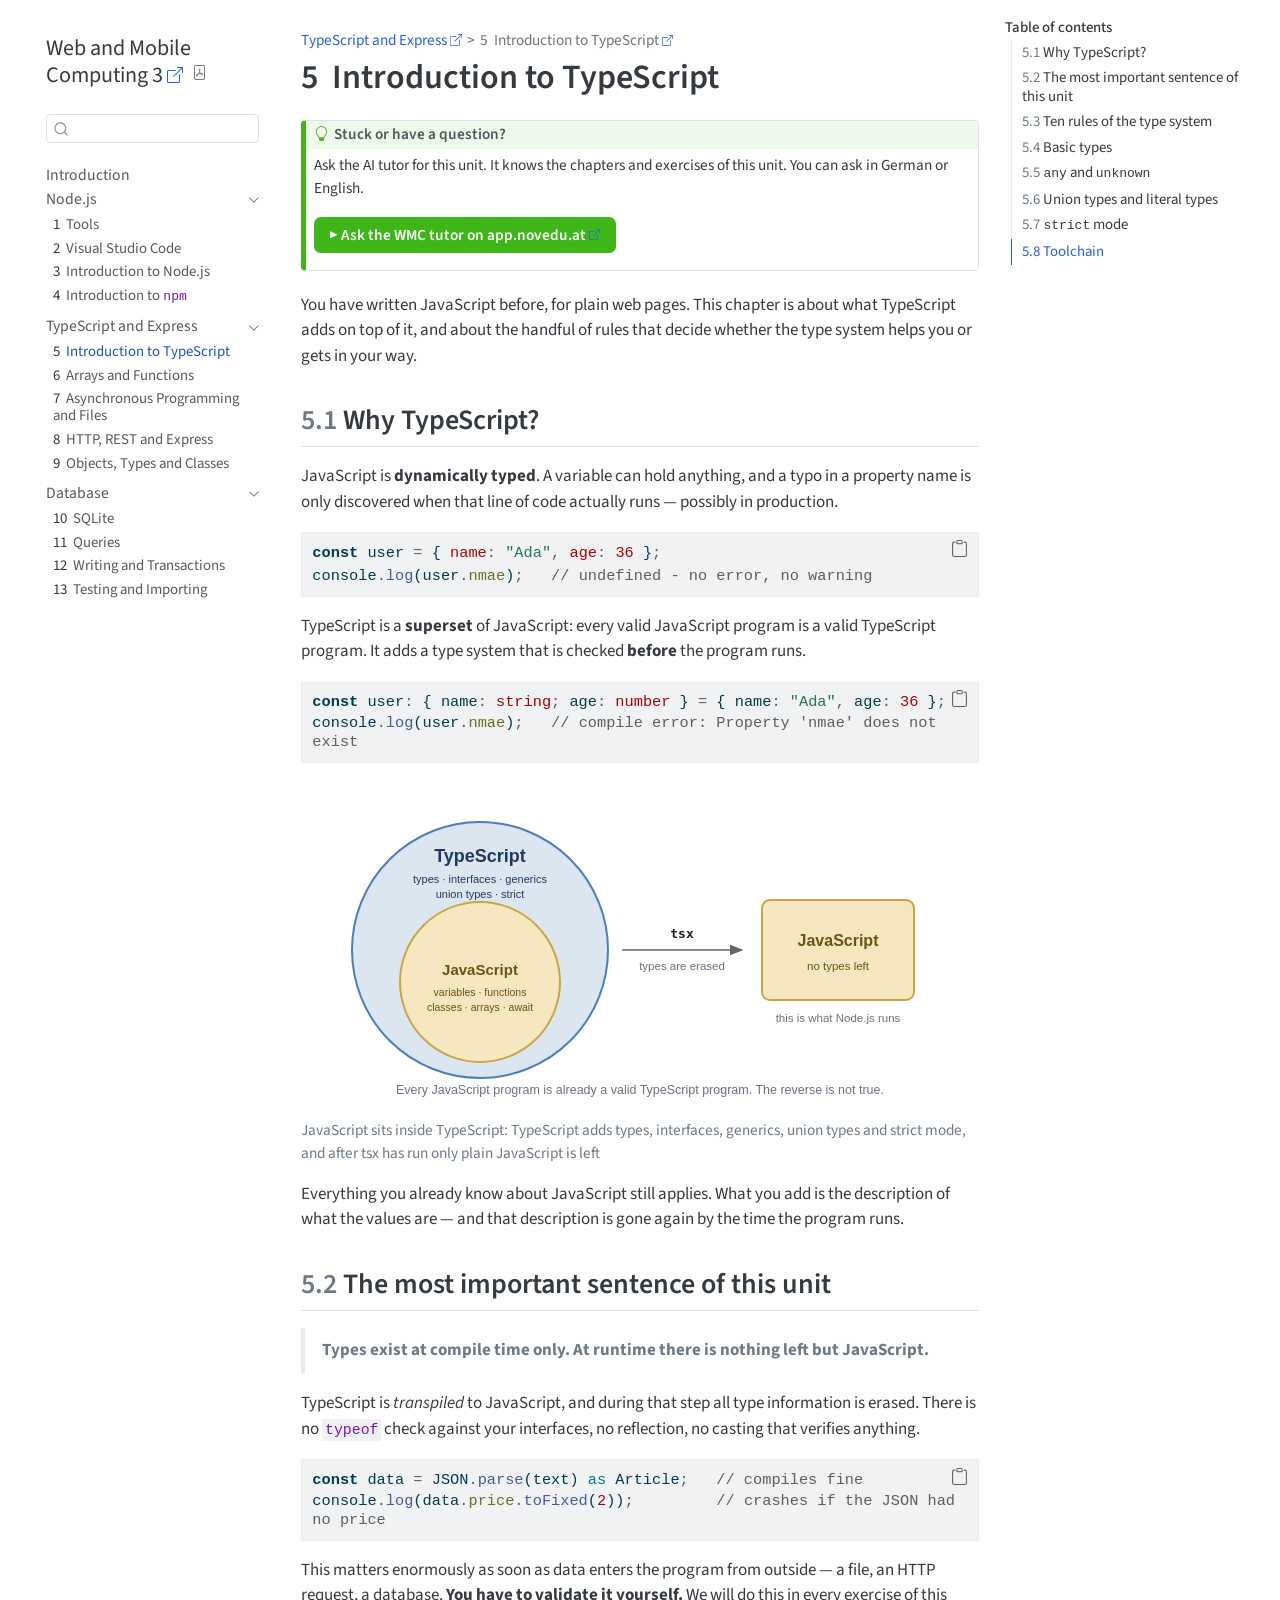
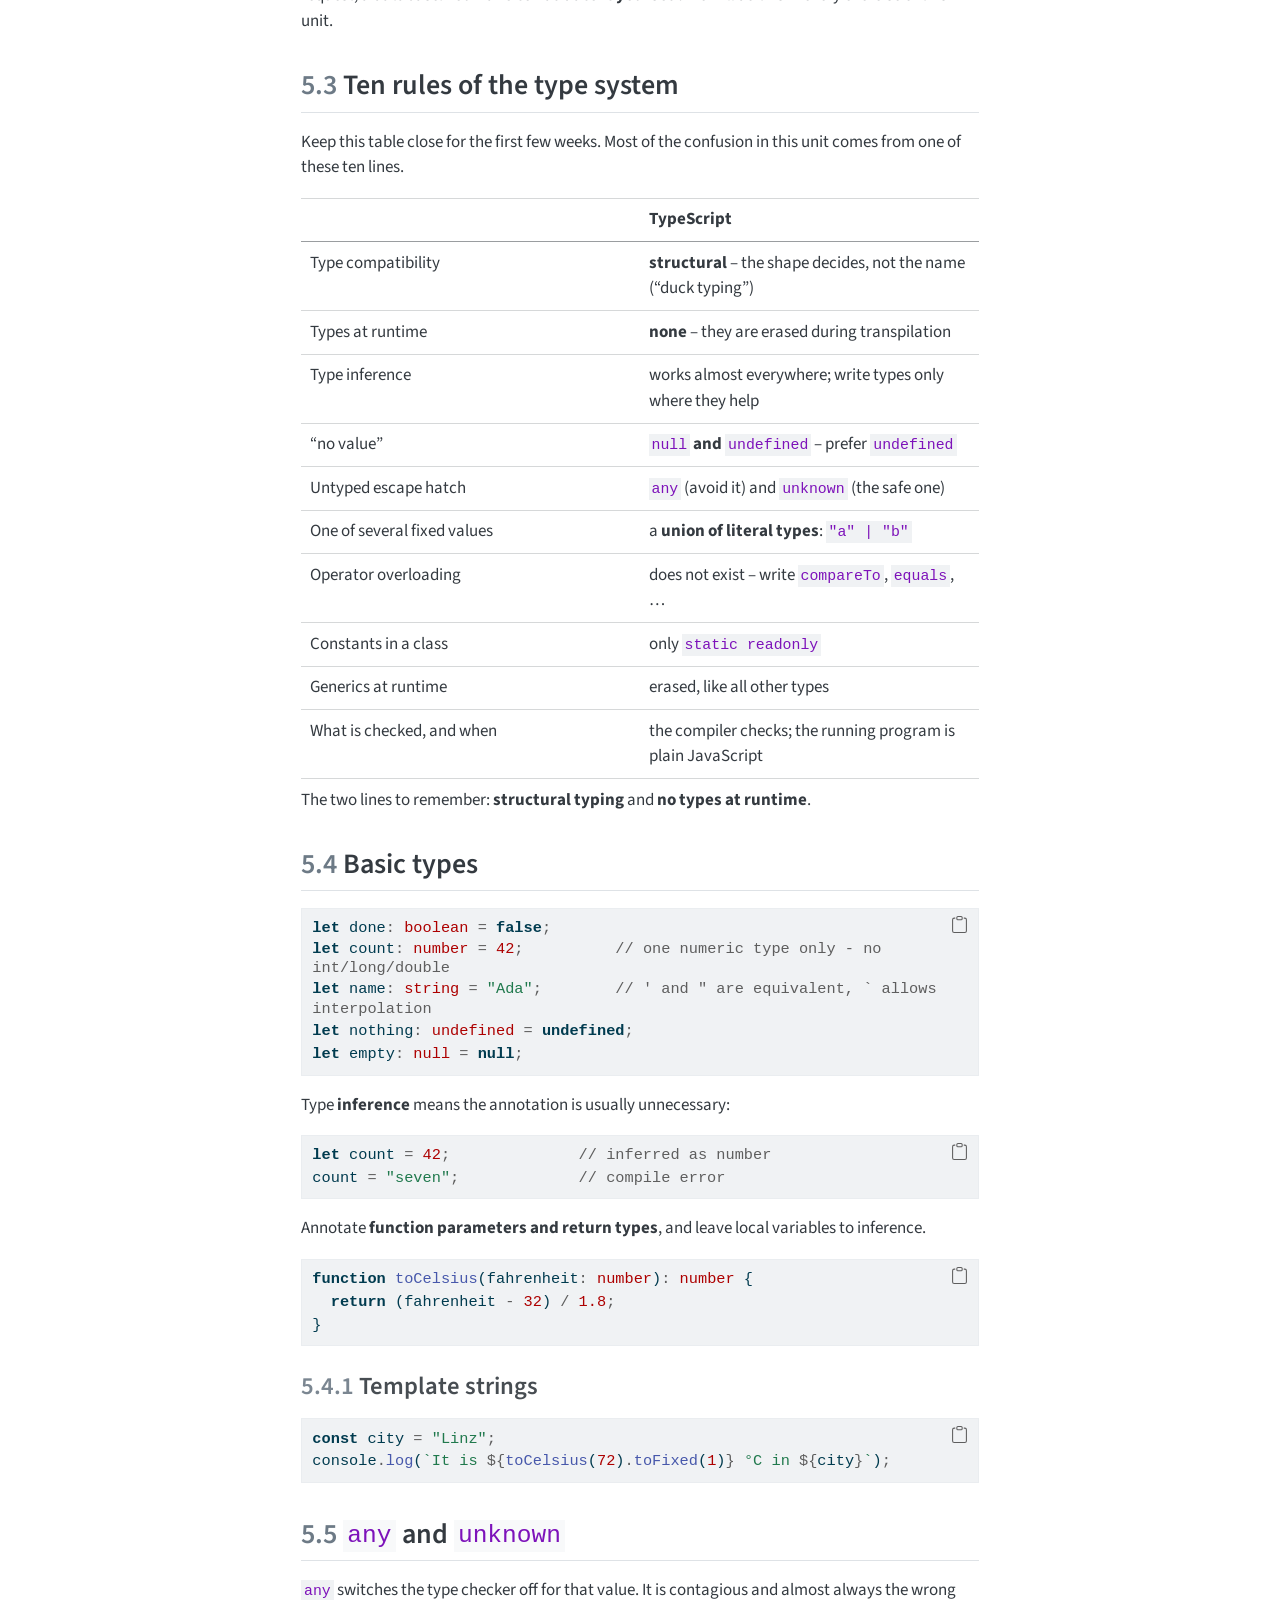
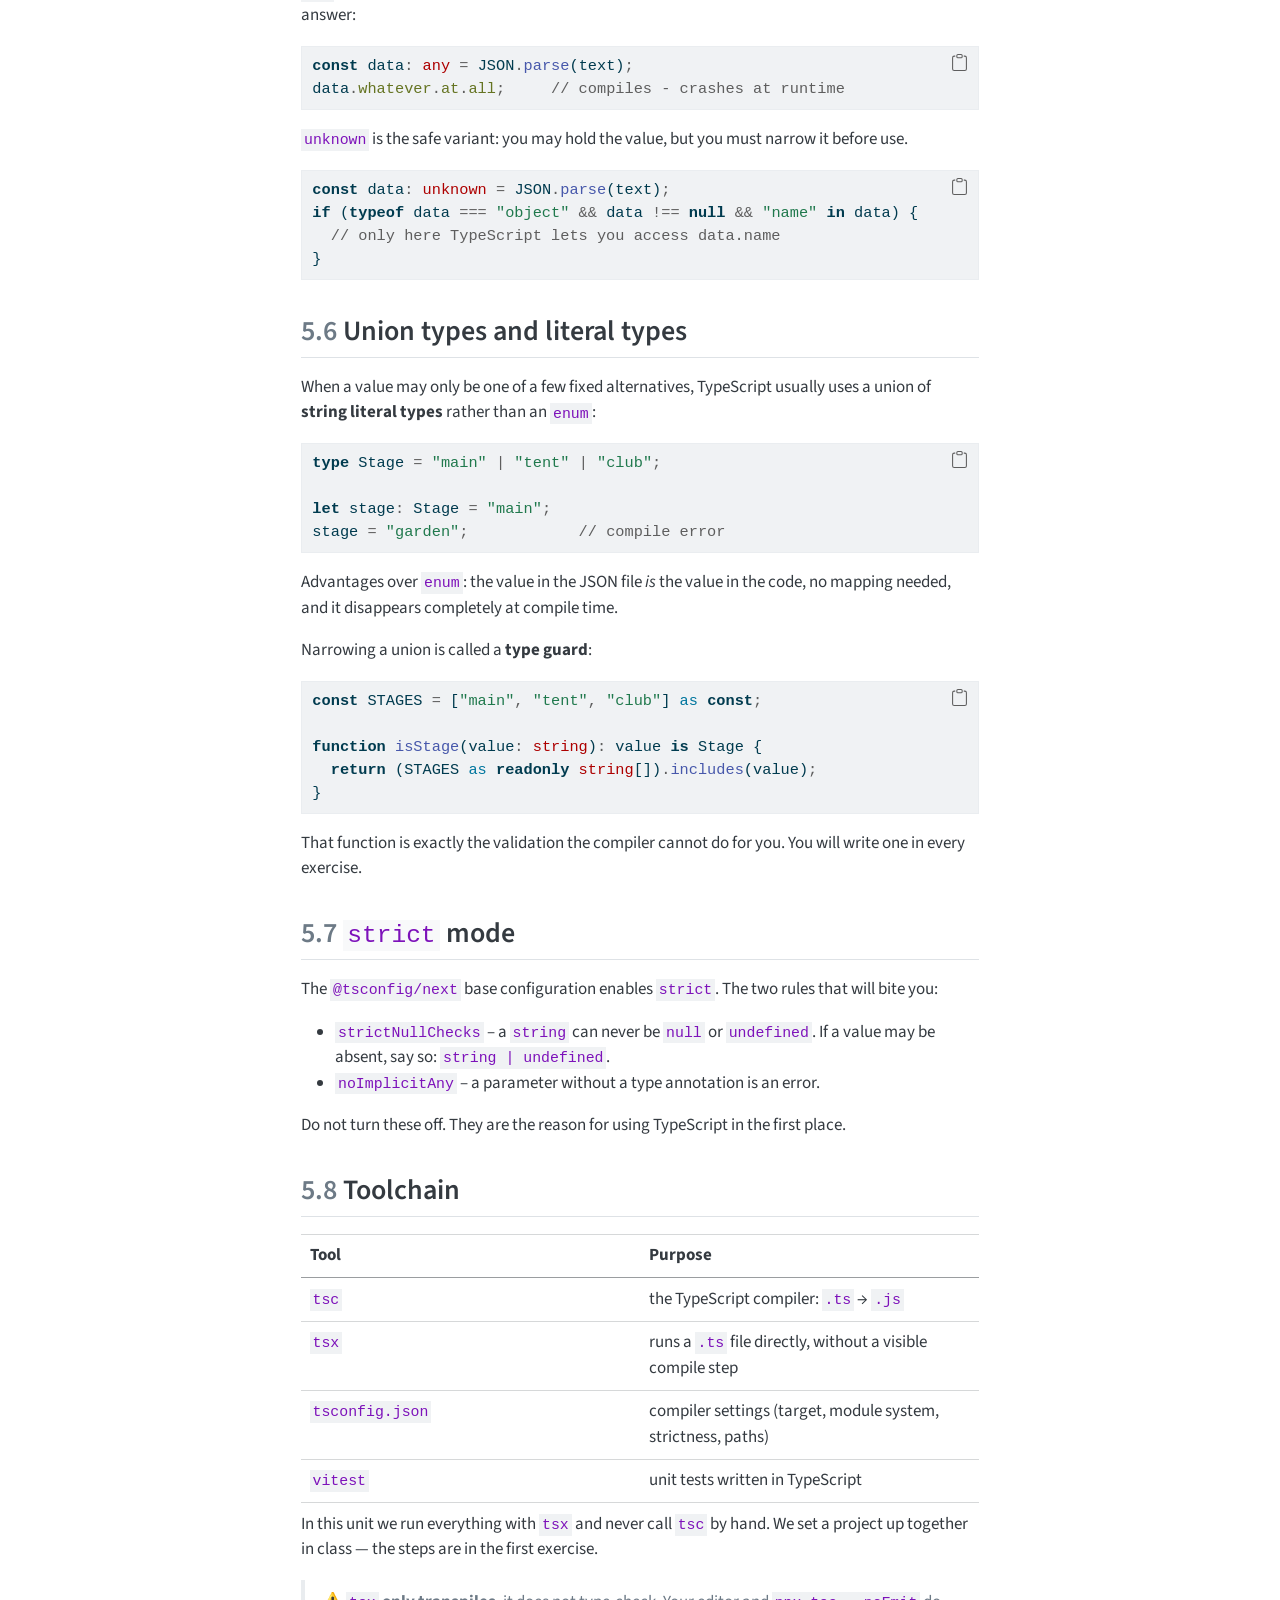
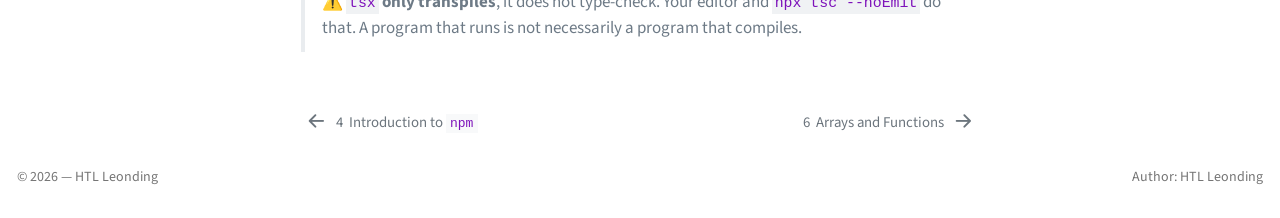
<file: content/Units/02-TypeScript-and-Express/material/01_typescript-intro/README.html>
<!DOCTYPE html>
<html xmlns="http://www.w3.org/1999/xhtml" lang="en" xml:lang="en"><head>

<meta charset="utf-8">
<meta name="generator" content="quarto-1.10.18">

<meta name="viewport" content="width=device-width, initial-scale=1.0, user-scalable=yes">


<title>5&nbsp; Introduction to TypeScript – Web and Mobile Computing 3</title>
<style>
/* Default styles provided by pandoc.
** See https://pandoc.org/MANUAL.html#variables-for-html for config info.
*/
span.smallcaps{font-variant: small-caps;}
div.columns{display: flex; gap: 1.5em;}
div.column{flex: auto;}
@media screen {
div.columns{gap: min(4vw, 1.5em);}
div.column{overflow-x: auto;}
}
div.hanging-indent{margin-left: 1.5em; text-indent: -1.5em;}
ul.task-list{list-style: none;}
ul.task-list li input[type="checkbox"] {
  width: 0.8em;
  margin: 0 0.8em 0.2em -1em; /* quarto-specific, see https://github.com/quarto-dev/quarto-cli/issues/4556 */ 
  vertical-align: middle;
}
/* CSS for syntax highlighting */
html { -webkit-text-size-adjust: 100%; }
pre > code.sourceCode { white-space: pre; position: relative; }
pre > code.sourceCode > span { display: inline-block; line-height: 1.25; }
pre > code.sourceCode > span:empty { height: 1.2em; }
.sourceCode { overflow: visible; }
code.sourceCode > span { color: inherit; text-decoration: inherit; }
div.sourceCode { margin: 1em 0; }
pre.sourceCode { margin: 0; }
@media screen {
div.sourceCode { overflow: auto; }
}
@media print {
pre > code.sourceCode { white-space: pre-wrap; }
pre > code.sourceCode > span { text-indent: -5em; padding-left: 5em; }
}
pre.numberSource code
  { counter-reset: source-line 0; }
pre.numberSource code > span
  { position: relative; left: -4em; counter-increment: source-line; }
pre.numberSource code > span > a:first-child::before
  { content: counter(source-line);
    position: relative; left: -1em; text-align: right; vertical-align: baseline;
    border: none; display: inline-block;
    -webkit-touch-callout: none; -webkit-user-select: none;
    -khtml-user-select: none; -moz-user-select: none;
    -ms-user-select: none; user-select: none;
    padding: 0 4px; width: 4em;
  }
pre.numberSource { margin-left: 3em;  padding-left: 4px; }
div.sourceCode
  {   }
@media screen {
pre > code.sourceCode > span > a:first-child::before { text-decoration: underline; }
}
</style>


<script src="../../../../../site_libs/quarto-nav/quarto-nav.js"></script>
<script src="../../../../../site_libs/quarto-nav/headroom.min.js"></script>
<script src="../../../../../site_libs/clipboard/clipboard.min.js"></script>
<script src="../../../../../site_libs/quarto-search/autocomplete.umd.js"></script>
<script src="../../../../../site_libs/quarto-search/fuse.min.js"></script>
<script src="../../../../../site_libs/quarto-search/quarto-search.js"></script>
<meta name="quarto:offset" content="../../../../../">
<link href="../../../../../content/Units/02-TypeScript-and-Express/material/02_arrays-and-functions/README.html" rel="next">
<link href="../../../../../content/Units/01-Node.js/03_npm/README.html" rel="prev">
<script src="../../../../../site_libs/quarto-html/quarto.js" type="module"></script>
<script src="../../../../../site_libs/quarto-html/tabsets/tabsets.js" type="module"></script>
<script src="../../../../../site_libs/quarto-html/popper.min.js"></script>
<script src="../../../../../site_libs/quarto-html/tippy.umd.min.js"></script>
<script src="../../../../../site_libs/quarto-html/anchor.min.js"></script>
<link href="../../../../../site_libs/quarto-html/tippy.css" rel="stylesheet">
<link href="../../../../../site_libs/quarto-html/quarto-syntax-highlighting-64a204ab8560d761af7679ceaba22944.css" rel="stylesheet" id="quarto-text-highlighting-styles">
<script src="../../../../../site_libs/bootstrap/bootstrap.min.js"></script>
<link href="../../../../../site_libs/bootstrap/bootstrap-icons.css" rel="stylesheet">
<link href="../../../../../site_libs/bootstrap/bootstrap-bfe050db2283133c8854d94eaab4e9ec.min.css" rel="stylesheet" append-hash="true" id="quarto-bootstrap" data-mode="light">
<link href="../../../../../site_libs/quarto-contrib/quarto-novedu-1.0.0/novedu.css" rel="stylesheet">
<script id="quarto-search-options" type="application/json">{
  "location": "sidebar",
  "copy-button": false,
  "collapse-after": 3,
  "panel-placement": "start",
  "type": "textbox",
  "limit": 50,
  "keyboard-shortcut": [
    "f",
    "/",
    "s"
  ],
  "show-item-context": false,
  "language": {
    "search-no-results-text": "No results",
    "search-matching-documents-text": "matching documents",
    "search-copy-link-title": "Copy link to search",
    "search-hide-matches-text": "Hide additional matches",
    "search-more-match-text": "more match in this document",
    "search-more-matches-text": "more matches in this document",
    "search-clear-button-title": "Clear",
    "search-text-placeholder": "",
    "search-detached-cancel-button-title": "Cancel",
    "search-submit-button-title": "Submit",
    "search-label": "Search"
  }
}</script>
<style>html{ scroll-behavior: smooth; }</style>


<link rel="stylesheet" href="../../../../../styles.css">
</head>

<body class="nav-sidebar floating quarto-light">

<div id="quarto-search-results"></div>
  <header id="quarto-header" class="headroom fixed-top">
  <nav class="quarto-secondary-nav">
    <div class="container-fluid d-flex">
      <button type="button" class="quarto-btn-toggle btn" data-bs-toggle="collapse" role="button" data-bs-target=".quarto-sidebar-collapse-item" aria-controls="quarto-sidebar" aria-expanded="false" aria-label="Toggle sidebar navigation" onclick="if (window.quartoToggleHeadroom) { window.quartoToggleHeadroom(); }">
        <i class="bi bi-layout-text-sidebar-reverse"></i>
      </button>
        <nav class="quarto-page-breadcrumbs" aria-label="breadcrumb"><ol class="breadcrumb"><li class="breadcrumb-item"><a href="../../../../../content/Units/02-TypeScript-and-Express/material/01_typescript-intro/README.html">TypeScript and Express</a></li><li class="breadcrumb-item"><a href="../../../../../content/Units/02-TypeScript-and-Express/material/01_typescript-intro/README.html"><span class="chapter-number">5</span>&nbsp; <span class="chapter-title">Introduction to TypeScript</span></a></li></ol></nav>
        <a class="flex-grow-1" role="navigation" data-bs-toggle="collapse" data-bs-target=".quarto-sidebar-collapse-item" aria-controls="quarto-sidebar" aria-expanded="false" aria-label="Toggle sidebar navigation" onclick="if (window.quartoToggleHeadroom) { window.quartoToggleHeadroom(); }">      
        </a>
      <button type="button" class="btn quarto-search-button" aria-label="Search" onclick="window.quartoOpenSearch();">
        <i class="bi bi-search"></i>
      </button>
    </div>
  </nav>
</header>
<!-- content -->
<div id="quarto-content" class="quarto-container page-columns page-rows-contents page-layout-article">
<!-- sidebar -->
  <nav id="quarto-sidebar" class="sidebar collapse collapse-horizontal quarto-sidebar-collapse-item sidebar-navigation floating overflow-auto">
    <div class="pt-lg-2 mt-2 text-left sidebar-header">
    <div class="sidebar-title mb-0 py-0">
      <a href="../../../../../">Web and Mobile Computing 3</a> 
        <div class="sidebar-tools-main">
    <a href="../../../../../WMC3.pdf" title="Download PDF" class="quarto-navigation-tool px-1" aria-label="Download PDF"><i class="bi bi-file-pdf"></i></a>
</div>
    </div>
      </div>
        <div class="mt-2 flex-shrink-0 align-items-center">
        <div class="sidebar-search">
        <div id="quarto-search" class="" title="Search"></div>
        </div>
        </div>
    <div class="sidebar-menu-container"> 
    <ul class="list-unstyled mt-1">
        <li class="sidebar-item">
  <div class="sidebar-item-container"> 
  <a href="../../../../../index.html" class="sidebar-item-text sidebar-link">
 <span class="menu-text">Introduction</span></a>
  </div>
</li>
        <li class="sidebar-item sidebar-item-section">
      <div class="sidebar-item-container"> 
            <a class="sidebar-item-text sidebar-link text-start" data-bs-toggle="collapse" data-bs-target="#quarto-sidebar-section-1" role="navigation" aria-expanded="true">
 <span class="menu-text">Node.js</span></a>
          <a class="sidebar-item-toggle text-start" data-bs-toggle="collapse" data-bs-target="#quarto-sidebar-section-1" role="navigation" aria-expanded="true" aria-label="Toggle section">
            <i class="bi bi-chevron-right ms-2"></i>
          </a> 
      </div>
      <ul id="quarto-sidebar-section-1" class="collapse list-unstyled sidebar-section depth1 show">  
          <li class="sidebar-item">
  <div class="sidebar-item-container"> 
  <a href="../../../../../content/Units/01-Node.js/01_tools/README.html" class="sidebar-item-text sidebar-link">
 <span class="menu-text"><span class="chapter-number">1</span>&nbsp; <span class="chapter-title">Tools</span></span></a>
  </div>
</li>
          <li class="sidebar-item">
  <div class="sidebar-item-container"> 
  <a href="../../../../../content/Units/01-Node.js/01_tools/VSCode-Extensions.html" class="sidebar-item-text sidebar-link">
 <span class="menu-text"><span class="chapter-number">2</span>&nbsp; <span class="chapter-title">Visual Studio Code</span></span></a>
  </div>
</li>
          <li class="sidebar-item">
  <div class="sidebar-item-container"> 
  <a href="../../../../../content/Units/01-Node.js/02_node/README.html" class="sidebar-item-text sidebar-link">
 <span class="menu-text"><span class="chapter-number">3</span>&nbsp; <span class="chapter-title">Introduction to Node.js</span></span></a>
  </div>
</li>
          <li class="sidebar-item">
  <div class="sidebar-item-container"> 
  <a href="../../../../../content/Units/01-Node.js/03_npm/README.html" class="sidebar-item-text sidebar-link">
 <span class="menu-text"><span class="chapter-number">4</span>&nbsp; <span class="chapter-title">Introduction to <code>npm</code></span></span></a>
  </div>
</li>
      </ul>
  </li>
        <li class="sidebar-item sidebar-item-section">
      <div class="sidebar-item-container"> 
            <a class="sidebar-item-text sidebar-link text-start" data-bs-toggle="collapse" data-bs-target="#quarto-sidebar-section-2" role="navigation" aria-expanded="true">
 <span class="menu-text">TypeScript and Express</span></a>
          <a class="sidebar-item-toggle text-start" data-bs-toggle="collapse" data-bs-target="#quarto-sidebar-section-2" role="navigation" aria-expanded="true" aria-label="Toggle section">
            <i class="bi bi-chevron-right ms-2"></i>
          </a> 
      </div>
      <ul id="quarto-sidebar-section-2" class="collapse list-unstyled sidebar-section depth1 show">  
          <li class="sidebar-item">
  <div class="sidebar-item-container"> 
  <a href="../../../../../content/Units/02-TypeScript-and-Express/material/01_typescript-intro/README.html" class="sidebar-item-text sidebar-link active">
 <span class="menu-text"><span class="chapter-number">5</span>&nbsp; <span class="chapter-title">Introduction to TypeScript</span></span></a>
  </div>
</li>
          <li class="sidebar-item">
  <div class="sidebar-item-container"> 
  <a href="../../../../../content/Units/02-TypeScript-and-Express/material/02_arrays-and-functions/README.html" class="sidebar-item-text sidebar-link">
 <span class="menu-text"><span class="chapter-number">6</span>&nbsp; <span class="chapter-title">Arrays and Functions</span></span></a>
  </div>
</li>
          <li class="sidebar-item">
  <div class="sidebar-item-container"> 
  <a href="../../../../../content/Units/02-TypeScript-and-Express/material/03_async-and-files/README.html" class="sidebar-item-text sidebar-link">
 <span class="menu-text"><span class="chapter-number">7</span>&nbsp; <span class="chapter-title">Asynchronous Programming and Files</span></span></a>
  </div>
</li>
          <li class="sidebar-item">
  <div class="sidebar-item-container"> 
  <a href="../../../../../content/Units/02-TypeScript-and-Express/material/04_express-intro/README.html" class="sidebar-item-text sidebar-link">
 <span class="menu-text"><span class="chapter-number">8</span>&nbsp; <span class="chapter-title">HTTP, REST and Express</span></span></a>
  </div>
</li>
          <li class="sidebar-item">
  <div class="sidebar-item-container"> 
  <a href="../../../../../content/Units/02-TypeScript-and-Express/material/05_objects-and-classes/README.html" class="sidebar-item-text sidebar-link">
 <span class="menu-text"><span class="chapter-number">9</span>&nbsp; <span class="chapter-title">Objects, Types and Classes</span></span></a>
  </div>
</li>
      </ul>
  </li>
        <li class="sidebar-item sidebar-item-section">
      <div class="sidebar-item-container"> 
            <a class="sidebar-item-text sidebar-link text-start" data-bs-toggle="collapse" data-bs-target="#quarto-sidebar-section-3" role="navigation" aria-expanded="true">
 <span class="menu-text">Database</span></a>
          <a class="sidebar-item-toggle text-start" data-bs-toggle="collapse" data-bs-target="#quarto-sidebar-section-3" role="navigation" aria-expanded="true" aria-label="Toggle section">
            <i class="bi bi-chevron-right ms-2"></i>
          </a> 
      </div>
      <ul id="quarto-sidebar-section-3" class="collapse list-unstyled sidebar-section depth1 show">  
          <li class="sidebar-item">
  <div class="sidebar-item-container"> 
  <a href="../../../../../content/Units/03-Database/material/01_sqlite/README.html" class="sidebar-item-text sidebar-link">
 <span class="menu-text"><span class="chapter-number">10</span>&nbsp; <span class="chapter-title">SQLite</span></span></a>
  </div>
</li>
          <li class="sidebar-item">
  <div class="sidebar-item-container"> 
  <a href="../../../../../content/Units/03-Database/material/02_queries/README.html" class="sidebar-item-text sidebar-link">
 <span class="menu-text"><span class="chapter-number">11</span>&nbsp; <span class="chapter-title">Queries</span></span></a>
  </div>
</li>
          <li class="sidebar-item">
  <div class="sidebar-item-container"> 
  <a href="../../../../../content/Units/03-Database/material/03_writing-and-transactions/README.html" class="sidebar-item-text sidebar-link">
 <span class="menu-text"><span class="chapter-number">12</span>&nbsp; <span class="chapter-title">Writing and Transactions</span></span></a>
  </div>
</li>
          <li class="sidebar-item">
  <div class="sidebar-item-container"> 
  <a href="../../../../../content/Units/03-Database/material/04_testing-and-import/README.html" class="sidebar-item-text sidebar-link">
 <span class="menu-text"><span class="chapter-number">13</span>&nbsp; <span class="chapter-title">Testing and Importing</span></span></a>
  </div>
</li>
      </ul>
  </li>
    </ul>
    </div>
</nav>
<div id="quarto-sidebar-glass" class="quarto-sidebar-collapse-item" data-bs-toggle="collapse" data-bs-target=".quarto-sidebar-collapse-item"></div>
<!-- margin-sidebar -->
    <div id="quarto-margin-sidebar" class="sidebar margin-sidebar">
        <nav id="TOC" role="doc-toc" class="toc-active">
    <h2 id="toc-title">Table of contents</h2>
   
  <ul>
  <li><a href="#why-typescript" id="toc-why-typescript" class="nav-link active" data-scroll-target="#why-typescript"><span class="header-section-number">5.1</span> Why TypeScript?</a></li>
  <li><a href="#the-most-important-sentence-of-this-unit" id="toc-the-most-important-sentence-of-this-unit" class="nav-link" data-scroll-target="#the-most-important-sentence-of-this-unit"><span class="header-section-number">5.2</span> The most important sentence of this unit</a></li>
  <li><a href="#ten-rules-of-the-type-system" id="toc-ten-rules-of-the-type-system" class="nav-link" data-scroll-target="#ten-rules-of-the-type-system"><span class="header-section-number">5.3</span> Ten rules of the type system</a></li>
  <li><a href="#basic-types" id="toc-basic-types" class="nav-link" data-scroll-target="#basic-types"><span class="header-section-number">5.4</span> Basic types</a>
  <ul class="collapse">
  <li><a href="#template-strings" id="toc-template-strings" class="nav-link" data-scroll-target="#template-strings"><span class="header-section-number">5.4.1</span> Template strings</a></li>
  </ul></li>
  <li><a href="#any-and-unknown" id="toc-any-and-unknown" class="nav-link" data-scroll-target="#any-and-unknown"><span class="header-section-number">5.5</span> <code>any</code> and <code>unknown</code></a></li>
  <li><a href="#union-types-and-literal-types" id="toc-union-types-and-literal-types" class="nav-link" data-scroll-target="#union-types-and-literal-types"><span class="header-section-number">5.6</span> Union types and literal types</a></li>
  <li><a href="#strict-mode" id="toc-strict-mode" class="nav-link" data-scroll-target="#strict-mode"><span class="header-section-number">5.7</span> <code>strict</code> mode</a></li>
  <li><a href="#toolchain" id="toc-toolchain" class="nav-link" data-scroll-target="#toolchain"><span class="header-section-number">5.8</span> Toolchain</a></li>
  </ul>
</nav>
    </div>
<!-- main -->
<main class="content" id="quarto-document-content">

<header id="title-block-header" class="quarto-title-block default"><nav class="quarto-page-breadcrumbs quarto-title-breadcrumbs d-none d-lg-block" aria-label="breadcrumb"><ol class="breadcrumb"><li class="breadcrumb-item"><a href="../../../../../content/Units/02-TypeScript-and-Express/material/01_typescript-intro/README.html">TypeScript and Express</a></li><li class="breadcrumb-item"><a href="../../../../../content/Units/02-TypeScript-and-Express/material/01_typescript-intro/README.html"><span class="chapter-number">5</span>&nbsp; <span class="chapter-title">Introduction to TypeScript</span></a></li></ol></nav>
<div class="quarto-title">
<h1 class="title"><span class="chapter-number">5</span>&nbsp; <span class="chapter-title">Introduction to TypeScript</span></h1>
</div>



<div class="quarto-title-meta">

    
  
    
  </div>
  


</header>


<div class="callout callout-style-default callout-tip callout-titled">
<div class="callout-header d-flex align-content-center">
<div class="callout-icon-container">
<i class="callout-icon"></i>
</div>
<div class="callout-title-container flex-fill">
<span class="screen-reader-only">Tip</span>Stuck or have a question?
</div>
</div>
<div class="callout-body-container callout-body">
<p>Ask the AI tutor for this unit. It knows the chapters and exercises of this unit. You can ask in German or English.</p>
<div class="novedu-cta novedu-cta-tutor">
<p><a href="https://app.novedu.at/uc8xynhvzp">▶ Ask the WMC tutor on app.novedu.at</a></p>
</div>
</div>
</div>
<p>You have written JavaScript before, for plain web pages. This chapter is about what TypeScript adds on top of it, and about the handful of rules that decide whether the type system helps you or gets in your way.</p>
<section id="why-typescript" class="level2" data-number="5.1">
<h2 data-number="5.1" class="anchored" data-anchor-id="why-typescript"><span class="header-section-number">5.1</span> Why TypeScript?</h2>
<p>JavaScript is <strong>dynamically typed</strong>. A variable can hold anything, and a typo in a property name is only discovered when that line of code actually runs — possibly in production.</p>
<div class="code-copy-outer-scaffold"><div class="sourceCode" id="cb1"><pre class="sourceCode javascript code-with-copy"><code class="sourceCode javascript"><span id="cb1-1"><a href="#cb1-1" aria-hidden="true" tabindex="-1"></a><span class="kw">const</span> user <span class="op">=</span> { <span class="dt">name</span><span class="op">:</span> <span class="st">"Ada"</span><span class="op">,</span> <span class="dt">age</span><span class="op">:</span> <span class="dv">36</span> }<span class="op">;</span></span>
<span id="cb1-2"><a href="#cb1-2" aria-hidden="true" tabindex="-1"></a><span class="bu">console</span><span class="op">.</span><span class="fu">log</span>(user<span class="op">.</span><span class="at">nmae</span>)<span class="op">;</span>   <span class="co">// undefined - no error, no warning</span></span></code></pre></div><button title="Copy to Clipboard" class="code-copy-button"><i class="bi"></i></button></div>
<p>TypeScript is a <strong>superset</strong> of JavaScript: every valid JavaScript program is a valid TypeScript program. It adds a type system that is checked <strong>before</strong> the program runs.</p>
<div class="code-copy-outer-scaffold"><div class="sourceCode" id="cb2"><pre class="sourceCode typescript code-with-copy"><code class="sourceCode typescript"><span id="cb2-1"><a href="#cb2-1" aria-hidden="true" tabindex="-1"></a><span class="kw">const</span> user<span class="op">:</span> { name<span class="op">:</span> <span class="dt">string</span><span class="op">;</span> age<span class="op">:</span> <span class="dt">number</span> } <span class="op">=</span> { name<span class="op">:</span> <span class="st">"Ada"</span><span class="op">,</span> age<span class="op">:</span> <span class="dv">36</span> }<span class="op">;</span></span>
<span id="cb2-2"><a href="#cb2-2" aria-hidden="true" tabindex="-1"></a><span class="bu">console</span><span class="op">.</span><span class="fu">log</span>(user<span class="op">.</span><span class="at">nmae</span>)<span class="op">;</span>   <span class="co">// compile error: Property 'nmae' does not exist</span></span></code></pre></div><button title="Copy to Clipboard" class="code-copy-button"><i class="bi"></i></button></div>
<div class="quarto-figure quarto-figure-center">
<figure class="figure">
<p><img src="./pics/typescript-is-javascript.svg" class="img-fluid figure-img"></p>
<figcaption>JavaScript sits inside TypeScript: TypeScript adds types, interfaces, generics, union types and strict mode, and after tsx has run only plain JavaScript is left</figcaption>
</figure>
</div>
<p>Everything you already know about JavaScript still applies. What you add is the description of what the values are — and that description is gone again by the time the program runs.</p>
</section>
<section id="the-most-important-sentence-of-this-unit" class="level2" data-number="5.2">
<h2 data-number="5.2" class="anchored" data-anchor-id="the-most-important-sentence-of-this-unit"><span class="header-section-number">5.2</span> The most important sentence of this unit</h2>
<blockquote class="blockquote">
<p><strong>Types exist at compile time only. At runtime there is nothing left but JavaScript.</strong></p>
</blockquote>
<p>TypeScript is <em>transpiled</em> to JavaScript, and during that step all type information is erased. There is no <code>typeof</code> check against your interfaces, no reflection, no casting that verifies anything.</p>
<div class="code-copy-outer-scaffold"><div class="sourceCode" id="cb3"><pre class="sourceCode typescript code-with-copy"><code class="sourceCode typescript"><span id="cb3-1"><a href="#cb3-1" aria-hidden="true" tabindex="-1"></a><span class="kw">const</span> data <span class="op">=</span> <span class="bu">JSON</span><span class="op">.</span><span class="fu">parse</span>(text) <span class="im">as</span> Article<span class="op">;</span>   <span class="co">// compiles fine</span></span>
<span id="cb3-2"><a href="#cb3-2" aria-hidden="true" tabindex="-1"></a><span class="bu">console</span><span class="op">.</span><span class="fu">log</span>(data<span class="op">.</span><span class="at">price</span><span class="op">.</span><span class="fu">toFixed</span>(<span class="dv">2</span>))<span class="op">;</span>         <span class="co">// crashes if the JSON had no price</span></span></code></pre></div><button title="Copy to Clipboard" class="code-copy-button"><i class="bi"></i></button></div>
<p>This matters enormously as soon as data enters the program from outside — a file, an HTTP request, a database. <strong>You have to validate it yourself.</strong> We will do this in every exercise of this unit.</p>
</section>
<section id="ten-rules-of-the-type-system" class="level2" data-number="5.3">
<h2 data-number="5.3" class="anchored" data-anchor-id="ten-rules-of-the-type-system"><span class="header-section-number">5.3</span> Ten rules of the type system</h2>
<p>Keep this table close for the first few weeks. Most of the confusion in this unit comes from one of these ten lines.</p>
<table class="caption-top table">
<colgroup>
<col style="width: 50%">
<col style="width: 50%">
</colgroup>
<thead>
<tr class="header">
<th></th>
<th>TypeScript</th>
</tr>
</thead>
<tbody>
<tr class="odd">
<td>Type compatibility</td>
<td><strong>structural</strong> – the shape decides, not the name (“duck typing”)</td>
</tr>
<tr class="even">
<td>Types at runtime</td>
<td><strong>none</strong> – they are erased during transpilation</td>
</tr>
<tr class="odd">
<td>Type inference</td>
<td>works almost everywhere; write types only where they help</td>
</tr>
<tr class="even">
<td>“no value”</td>
<td><code>null</code> <strong>and</strong> <code>undefined</code> – prefer <code>undefined</code></td>
</tr>
<tr class="odd">
<td>Untyped escape hatch</td>
<td><code>any</code> (avoid it) and <code>unknown</code> (the safe one)</td>
</tr>
<tr class="even">
<td>One of several fixed values</td>
<td>a <strong>union of literal types</strong>: <code>"a" | "b"</code></td>
</tr>
<tr class="odd">
<td>Operator overloading</td>
<td>does not exist – write <code>compareTo</code>, <code>equals</code>, …</td>
</tr>
<tr class="even">
<td>Constants in a class</td>
<td>only <code>static readonly</code></td>
</tr>
<tr class="odd">
<td>Generics at runtime</td>
<td>erased, like all other types</td>
</tr>
<tr class="even">
<td>What is checked, and when</td>
<td>the compiler checks; the running program is plain JavaScript</td>
</tr>
</tbody>
</table>
<p>The two lines to remember: <strong>structural typing</strong> and <strong>no types at runtime</strong>.</p>
</section>
<section id="basic-types" class="level2" data-number="5.4">
<h2 data-number="5.4" class="anchored" data-anchor-id="basic-types"><span class="header-section-number">5.4</span> Basic types</h2>
<div class="code-copy-outer-scaffold"><div class="sourceCode" id="cb4"><pre class="sourceCode typescript code-with-copy"><code class="sourceCode typescript"><span id="cb4-1"><a href="#cb4-1" aria-hidden="true" tabindex="-1"></a><span class="kw">let</span> done<span class="op">:</span> <span class="dt">boolean</span> <span class="op">=</span> <span class="kw">false</span><span class="op">;</span></span>
<span id="cb4-2"><a href="#cb4-2" aria-hidden="true" tabindex="-1"></a><span class="kw">let</span> count<span class="op">:</span> <span class="dt">number</span> <span class="op">=</span> <span class="dv">42</span><span class="op">;</span>          <span class="co">// one numeric type only - no int/long/double</span></span>
<span id="cb4-3"><a href="#cb4-3" aria-hidden="true" tabindex="-1"></a><span class="kw">let</span> name<span class="op">:</span> <span class="dt">string</span> <span class="op">=</span> <span class="st">"Ada"</span><span class="op">;</span>        <span class="co">// ' and " are equivalent, ` allows interpolation</span></span>
<span id="cb4-4"><a href="#cb4-4" aria-hidden="true" tabindex="-1"></a><span class="kw">let</span> nothing<span class="op">:</span> <span class="dt">undefined</span> <span class="op">=</span> <span class="kw">undefined</span><span class="op">;</span></span>
<span id="cb4-5"><a href="#cb4-5" aria-hidden="true" tabindex="-1"></a><span class="kw">let</span> empty<span class="op">:</span> <span class="dt">null</span> <span class="op">=</span> <span class="kw">null</span><span class="op">;</span></span></code></pre></div><button title="Copy to Clipboard" class="code-copy-button"><i class="bi"></i></button></div>
<p>Type <strong>inference</strong> means the annotation is usually unnecessary:</p>
<div class="code-copy-outer-scaffold"><div class="sourceCode" id="cb5"><pre class="sourceCode typescript code-with-copy"><code class="sourceCode typescript"><span id="cb5-1"><a href="#cb5-1" aria-hidden="true" tabindex="-1"></a><span class="kw">let</span> count <span class="op">=</span> <span class="dv">42</span><span class="op">;</span>              <span class="co">// inferred as number</span></span>
<span id="cb5-2"><a href="#cb5-2" aria-hidden="true" tabindex="-1"></a>count <span class="op">=</span> <span class="st">"seven"</span><span class="op">;</span>             <span class="co">// compile error</span></span></code></pre></div><button title="Copy to Clipboard" class="code-copy-button"><i class="bi"></i></button></div>
<p>Annotate <strong>function parameters and return types</strong>, and leave local variables to inference.</p>
<div class="code-copy-outer-scaffold"><div class="sourceCode" id="cb6"><pre class="sourceCode typescript code-with-copy"><code class="sourceCode typescript"><span id="cb6-1"><a href="#cb6-1" aria-hidden="true" tabindex="-1"></a><span class="kw">function</span> <span class="fu">toCelsius</span>(fahrenheit<span class="op">:</span> <span class="dt">number</span>)<span class="op">:</span> <span class="dt">number</span> {</span>
<span id="cb6-2"><a href="#cb6-2" aria-hidden="true" tabindex="-1"></a>  <span class="cf">return</span> (fahrenheit <span class="op">-</span> <span class="dv">32</span>) <span class="op">/</span> <span class="fl">1.8</span><span class="op">;</span></span>
<span id="cb6-3"><a href="#cb6-3" aria-hidden="true" tabindex="-1"></a>}</span></code></pre></div><button title="Copy to Clipboard" class="code-copy-button"><i class="bi"></i></button></div>
<section id="template-strings" class="level3" data-number="5.4.1">
<h3 data-number="5.4.1" class="anchored" data-anchor-id="template-strings"><span class="header-section-number">5.4.1</span> Template strings</h3>
<div class="code-copy-outer-scaffold"><div class="sourceCode" id="cb7"><pre class="sourceCode typescript code-with-copy"><code class="sourceCode typescript"><span id="cb7-1"><a href="#cb7-1" aria-hidden="true" tabindex="-1"></a><span class="kw">const</span> city <span class="op">=</span> <span class="st">"Linz"</span><span class="op">;</span></span>
<span id="cb7-2"><a href="#cb7-2" aria-hidden="true" tabindex="-1"></a><span class="bu">console</span><span class="op">.</span><span class="fu">log</span>(<span class="vs">`It is </span><span class="sc">${</span><span class="fu">toCelsius</span>(<span class="dv">72</span>)<span class="op">.</span><span class="fu">toFixed</span>(<span class="dv">1</span>)<span class="sc">}</span><span class="vs"> °C in </span><span class="sc">${</span>city<span class="sc">}</span><span class="vs">`</span>)<span class="op">;</span></span></code></pre></div><button title="Copy to Clipboard" class="code-copy-button"><i class="bi"></i></button></div>
</section>
</section>
<section id="any-and-unknown" class="level2" data-number="5.5">
<h2 data-number="5.5" class="anchored" data-anchor-id="any-and-unknown"><span class="header-section-number">5.5</span> <code>any</code> and <code>unknown</code></h2>
<p><code>any</code> switches the type checker off for that value. It is contagious and almost always the wrong answer:</p>
<div class="code-copy-outer-scaffold"><div class="sourceCode" id="cb8"><pre class="sourceCode typescript code-with-copy"><code class="sourceCode typescript"><span id="cb8-1"><a href="#cb8-1" aria-hidden="true" tabindex="-1"></a><span class="kw">const</span> data<span class="op">:</span> <span class="dt">any</span> <span class="op">=</span> <span class="bu">JSON</span><span class="op">.</span><span class="fu">parse</span>(text)<span class="op">;</span></span>
<span id="cb8-2"><a href="#cb8-2" aria-hidden="true" tabindex="-1"></a>data<span class="op">.</span><span class="at">whatever</span><span class="op">.</span><span class="at">at</span><span class="op">.</span><span class="at">all</span><span class="op">;</span>     <span class="co">// compiles - crashes at runtime</span></span></code></pre></div><button title="Copy to Clipboard" class="code-copy-button"><i class="bi"></i></button></div>
<p><code>unknown</code> is the safe variant: you may hold the value, but you must narrow it before use.</p>
<div class="code-copy-outer-scaffold"><div class="sourceCode" id="cb9"><pre class="sourceCode typescript code-with-copy"><code class="sourceCode typescript"><span id="cb9-1"><a href="#cb9-1" aria-hidden="true" tabindex="-1"></a><span class="kw">const</span> data<span class="op">:</span> <span class="dt">unknown</span> <span class="op">=</span> <span class="bu">JSON</span><span class="op">.</span><span class="fu">parse</span>(text)<span class="op">;</span></span>
<span id="cb9-2"><a href="#cb9-2" aria-hidden="true" tabindex="-1"></a><span class="cf">if</span> (<span class="kw">typeof</span> data <span class="op">===</span> <span class="st">"object"</span> <span class="op">&amp;&amp;</span> data <span class="op">!==</span> <span class="kw">null</span> <span class="op">&amp;&amp;</span> <span class="st">"name"</span> <span class="kw">in</span> data) {</span>
<span id="cb9-3"><a href="#cb9-3" aria-hidden="true" tabindex="-1"></a>  <span class="co">// only here TypeScript lets you access data.name</span></span>
<span id="cb9-4"><a href="#cb9-4" aria-hidden="true" tabindex="-1"></a>}</span></code></pre></div><button title="Copy to Clipboard" class="code-copy-button"><i class="bi"></i></button></div>
</section>
<section id="union-types-and-literal-types" class="level2" data-number="5.6">
<h2 data-number="5.6" class="anchored" data-anchor-id="union-types-and-literal-types"><span class="header-section-number">5.6</span> Union types and literal types</h2>
<p>When a value may only be one of a few fixed alternatives, TypeScript usually uses a union of <strong>string literal types</strong> rather than an <code>enum</code>:</p>
<div class="code-copy-outer-scaffold"><div class="sourceCode" id="cb10"><pre class="sourceCode typescript code-with-copy"><code class="sourceCode typescript"><span id="cb10-1"><a href="#cb10-1" aria-hidden="true" tabindex="-1"></a><span class="kw">type</span> Stage <span class="op">=</span> <span class="st">"main"</span> <span class="op">|</span> <span class="st">"tent"</span> <span class="op">|</span> <span class="st">"club"</span><span class="op">;</span></span>
<span id="cb10-2"><a href="#cb10-2" aria-hidden="true" tabindex="-1"></a></span>
<span id="cb10-3"><a href="#cb10-3" aria-hidden="true" tabindex="-1"></a><span class="kw">let</span> stage<span class="op">:</span> Stage <span class="op">=</span> <span class="st">"main"</span><span class="op">;</span></span>
<span id="cb10-4"><a href="#cb10-4" aria-hidden="true" tabindex="-1"></a>stage <span class="op">=</span> <span class="st">"garden"</span><span class="op">;</span>            <span class="co">// compile error</span></span></code></pre></div><button title="Copy to Clipboard" class="code-copy-button"><i class="bi"></i></button></div>
<p>Advantages over <code>enum</code>: the value in the JSON file <em>is</em> the value in the code, no mapping needed, and it disappears completely at compile time.</p>
<p>Narrowing a union is called a <strong>type guard</strong>:</p>
<div class="code-copy-outer-scaffold"><div class="sourceCode" id="cb11"><pre class="sourceCode typescript code-with-copy"><code class="sourceCode typescript"><span id="cb11-1"><a href="#cb11-1" aria-hidden="true" tabindex="-1"></a><span class="kw">const</span> STAGES <span class="op">=</span> [<span class="st">"main"</span><span class="op">,</span> <span class="st">"tent"</span><span class="op">,</span> <span class="st">"club"</span>] <span class="im">as</span> <span class="kw">const</span><span class="op">;</span></span>
<span id="cb11-2"><a href="#cb11-2" aria-hidden="true" tabindex="-1"></a></span>
<span id="cb11-3"><a href="#cb11-3" aria-hidden="true" tabindex="-1"></a><span class="kw">function</span> <span class="fu">isStage</span>(value<span class="op">:</span> <span class="dt">string</span>)<span class="op">:</span> value <span class="kw">is</span> Stage {</span>
<span id="cb11-4"><a href="#cb11-4" aria-hidden="true" tabindex="-1"></a>  <span class="cf">return</span> (STAGES <span class="im">as</span> <span class="kw">readonly</span> <span class="dt">string</span>[])<span class="op">.</span><span class="fu">includes</span>(value)<span class="op">;</span></span>
<span id="cb11-5"><a href="#cb11-5" aria-hidden="true" tabindex="-1"></a>}</span></code></pre></div><button title="Copy to Clipboard" class="code-copy-button"><i class="bi"></i></button></div>
<p>That function is exactly the validation the compiler cannot do for you. You will write one in every exercise.</p>
</section>
<section id="strict-mode" class="level2" data-number="5.7">
<h2 data-number="5.7" class="anchored" data-anchor-id="strict-mode"><span class="header-section-number">5.7</span> <code>strict</code> mode</h2>
<p>The <code>@tsconfig/next</code> base configuration enables <code>strict</code>. The two rules that will bite you:</p>
<ul>
<li><strong><code>strictNullChecks</code></strong> – a <code>string</code> can never be <code>null</code> or <code>undefined</code>. If a value may be absent, say so: <code>string | undefined</code>.</li>
<li><strong><code>noImplicitAny</code></strong> – a parameter without a type annotation is an error.</li>
</ul>
<p>Do not turn these off. They are the reason for using TypeScript in the first place.</p>
</section>
<section id="toolchain" class="level2" data-number="5.8">
<h2 data-number="5.8" class="anchored" data-anchor-id="toolchain"><span class="header-section-number">5.8</span> Toolchain</h2>
<table class="caption-top table">
<colgroup>
<col style="width: 50%">
<col style="width: 50%">
</colgroup>
<thead>
<tr class="header">
<th>Tool</th>
<th>Purpose</th>
</tr>
</thead>
<tbody>
<tr class="odd">
<td><code>tsc</code></td>
<td>the TypeScript compiler: <code>.ts</code> → <code>.js</code></td>
</tr>
<tr class="even">
<td><code>tsx</code></td>
<td>runs a <code>.ts</code> file directly, without a visible compile step</td>
</tr>
<tr class="odd">
<td><code>tsconfig.json</code></td>
<td>compiler settings (target, module system, strictness, paths)</td>
</tr>
<tr class="even">
<td><code>vitest</code></td>
<td>unit tests written in TypeScript</td>
</tr>
</tbody>
</table>
<p>In this unit we run everything with <strong><code>tsx</code></strong> and never call <code>tsc</code> by hand. We set a project up together in class — the steps are in the first exercise.</p>
<blockquote class="blockquote">
<p><span class="emoji" data-emoji="warning">⚠️</span> <code>tsx</code> <strong>only transpiles</strong>, it does not type-check. Your editor and <code>npx tsc --noEmit</code> do that. A program that runs is not necessarily a program that compiles.</p>
</blockquote>


</section>

</main> <!-- /main -->
<script id="quarto-html-after-body" type="application/javascript">
  window.document.addEventListener("DOMContentLoaded", function (event) {
    const icon = "";
    const anchorJS = new window.AnchorJS();
    anchorJS.options = {
      placement: 'right',
      icon: icon
    };
    anchorJS.add('.anchored');
    const isCodeAnnotation = (el) => {
      for (const clz of el.classList) {
        if (clz.startsWith('code-annotation-')) {                     
          return true;
        }
      }
      return false;
    }
    const onCopySuccess = function(e) {
      // button target
      const button = e.trigger;
      // don't keep focus
      button.blur();
      // flash "checked"
      button.classList.add('code-copy-button-checked');
      var currentTitle = button.getAttribute("title");
      button.setAttribute("title", "Copied!");
      let tooltip;
      if (window.bootstrap) {
        button.setAttribute("data-bs-toggle", "tooltip");
        button.setAttribute("data-bs-placement", "left");
        button.setAttribute("data-bs-title", "Copied!");
        tooltip = new bootstrap.Tooltip(button, 
          { trigger: "manual", 
            customClass: "code-copy-button-tooltip",
            offset: [0, -8]});
        tooltip.show();    
      }
      setTimeout(function() {
        if (tooltip) {
          tooltip.hide();
          button.removeAttribute("data-bs-title");
          button.removeAttribute("data-bs-toggle");
          button.removeAttribute("data-bs-placement");
        }
        button.setAttribute("title", currentTitle);
        button.classList.remove('code-copy-button-checked');
      }, 1000);
      // clear code selection
      e.clearSelection();
    }
    const getTextToCopy = function(trigger) {
      const outerScaffold = trigger.parentElement.cloneNode(true);
      const codeEl = outerScaffold.querySelector('code');
      for (const childEl of codeEl.children) {
        if (isCodeAnnotation(childEl)) {
          childEl.remove();
        }
      }
      return codeEl.innerText;
    }
    const clipboard = new window.ClipboardJS('.code-copy-button:not([data-in-quarto-modal])', {
      text: getTextToCopy
    });
    clipboard.on('success', onCopySuccess);
    if (window.document.getElementById('quarto-embedded-source-code-modal')) {
      const clipboardModal = new window.ClipboardJS('.code-copy-button[data-in-quarto-modal]', {
        text: getTextToCopy,
        container: window.document.getElementById('quarto-embedded-source-code-modal')
      });
      clipboardModal.on('success', onCopySuccess);
    }
      var localhostRegex = new RegExp(/^(?:http|https):\/\/localhost\:?[0-9]*\//);
      var mailtoRegex = new RegExp(/^mailto:/);
        var filterRegex = new RegExp("https:\/\/htl-leo-wmc-3\.github\.io\/wmc-3\/");
      var isInternal = (href) => {
          return filterRegex.test(href) || localhostRegex.test(href) || mailtoRegex.test(href);
      }
      // Inspect non-navigation links and adorn them if external
     var links = window.document.querySelectorAll('a[href]:not(.nav-link):not(.navbar-brand):not(.toc-action):not(.sidebar-link):not(.sidebar-item-toggle):not(.pagination-link):not(.no-external):not([aria-hidden]):not(.dropdown-item):not(.quarto-navigation-tool):not(.about-link)');
      for (var i=0; i<links.length; i++) {
        const link = links[i];
        if (!isInternal(link.href)) {
          // undo the damage that might have been done by quarto-nav.js in the case of
          // links that we want to consider external
          if (link.dataset.originalHref !== undefined) {
            link.href = link.dataset.originalHref;
          }
            // target, if specified
            link.setAttribute("target", "_blank");
            if (link.getAttribute("rel") === null) {
              link.setAttribute("rel", "noopener");
            }
            // default icon
            link.classList.add("external");
        }
      }
    function tippyHover(el, contentFn, onTriggerFn, onUntriggerFn) {
      const config = {
        allowHTML: true,
        maxWidth: 500,
        delay: 100,
        arrow: false,
        appendTo: function(el) {
            return el.parentElement;
        },
        interactive: true,
        interactiveBorder: 10,
        theme: 'quarto',
        placement: 'bottom-start',
      };
      if (contentFn) {
        config.content = contentFn;
      }
      if (onTriggerFn) {
        config.onTrigger = onTriggerFn;
      }
      if (onUntriggerFn) {
        config.onUntrigger = onUntriggerFn;
      }
      window.tippy(el, config); 
    }
    const noterefs = window.document.querySelectorAll('a[role="doc-noteref"]');
    for (var i=0; i<noterefs.length; i++) {
      const ref = noterefs[i];
      tippyHover(ref, function() {
        // use id or data attribute instead here
        let href = ref.getAttribute('data-footnote-href') || ref.getAttribute('href');
        try { href = new URL(href).hash; } catch {}
        const id = href.replace(/^#\/?/, "");
        const note = window.document.getElementById(id);
        if (note) {
          return note.innerHTML;
        } else {
          return "";
        }
      });
    }
    const xrefs = window.document.querySelectorAll('a.quarto-xref');
    const processXRef = (id, note) => {
      // Strip column container classes
      const stripColumnClz = (el) => {
        el.classList.remove("page-full", "page-columns");
        if (el.children) {
          for (const child of el.children) {
            stripColumnClz(child);
          }
        }
      }
      stripColumnClz(note)
      if (id === null || id.startsWith('sec-')) {
        // Special case sections, only their first couple elements
        const container = document.createElement("div");
        if (note.children && note.children.length > 2) {
          container.appendChild(note.children[0].cloneNode(true));
          for (let i = 1; i < note.children.length; i++) {
            const child = note.children[i];
            if (child.tagName === "P" && child.innerText === "") {
              continue;
            } else {
              container.appendChild(child.cloneNode(true));
              break;
            }
          }
          if (window.Quarto?.typesetMath) {
            window.Quarto.typesetMath(container);
          }
          return container.innerHTML
        } else {
          if (window.Quarto?.typesetMath) {
            window.Quarto.typesetMath(note);
          }
          return note.innerHTML;
        }
      } else {
        // Remove any anchor links if they are present
        const anchorLink = note.querySelector('a.anchorjs-link');
        if (anchorLink) {
          anchorLink.remove();
        }
        if (window.Quarto?.typesetMath) {
          window.Quarto.typesetMath(note);
        }
        if (note.classList.contains("callout")) {
          return note.outerHTML;
        } else {
          return note.innerHTML;
        }
      }
    }
    for (var i=0; i<xrefs.length; i++) {
      const xref = xrefs[i];
      tippyHover(xref, undefined, function(instance) {
        instance.disable();
        let url = xref.getAttribute('href');
        let hash = undefined; 
        if (url.startsWith('#')) {
          hash = url;
        } else {
          try { hash = new URL(url).hash; } catch {}
        }
        if (hash) {
          const id = hash.replace(/^#\/?/, "");
          const note = window.document.getElementById(id);
          if (note !== null) {
            try {
              const html = processXRef(id, note.cloneNode(true));
              instance.setContent(html);
            } finally {
              instance.enable();
              instance.show();
            }
          } else {
            // See if we can fetch this
            fetch(url.split('#')[0])
            .then(res => res.text())
            .then(html => {
              const parser = new DOMParser();
              const htmlDoc = parser.parseFromString(html, "text/html");
              const note = htmlDoc.getElementById(id);
              if (note !== null) {
                const html = processXRef(id, note);
                instance.setContent(html);
              } 
            }).finally(() => {
              instance.enable();
              instance.show();
            });
          }
        } else {
          // See if we can fetch a full url (with no hash to target)
          // This is a special case and we should probably do some content thinning / targeting
          fetch(url)
          .then(res => res.text())
          .then(html => {
            const parser = new DOMParser();
            const htmlDoc = parser.parseFromString(html, "text/html");
            const note = htmlDoc.querySelector('main.content');
            if (note !== null) {
              // This should only happen for chapter cross references
              // (since there is no id in the URL)
              // remove the first header
              if (note.children.length > 0 && note.children[0].tagName === "HEADER") {
                note.children[0].remove();
              }
              const html = processXRef(null, note);
              instance.setContent(html);
            } 
          }).finally(() => {
            instance.enable();
            instance.show();
          });
        }
      }, function(instance) {
      });
    }
        let selectedAnnoteEl;
        const selectorForAnnotation = ( cell, annotation) => {
          let cellAttr = 'data-code-cell="' + cell + '"';
          let lineAttr = 'data-code-annotation="' +  annotation + '"';
          const selector = 'span[' + cellAttr + '][' + lineAttr + ']';
          return selector;
        }
        const selectCodeLines = (annoteEl) => {
          const doc = window.document;
          const targetCell = annoteEl.getAttribute("data-target-cell");
          const targetAnnotation = annoteEl.getAttribute("data-target-annotation");
          const annoteSpan = window.document.querySelector(selectorForAnnotation(targetCell, targetAnnotation));
          const lines = annoteSpan.getAttribute("data-code-lines").split(",");
          const lineIds = lines.map((line) => {
            return targetCell + "-" + line;
          })
          let top = null;
          let height = null;
          let parent = null;
          if (lineIds.length > 0) {
              //compute the position of the single el (top and bottom and make a div)
              const el = window.document.getElementById(lineIds[0]);
              top = el.offsetTop;
              height = el.offsetHeight;
              parent = el.parentElement.parentElement;
            if (lineIds.length > 1) {
              const lastEl = window.document.getElementById(lineIds[lineIds.length - 1]);
              const bottom = lastEl.offsetTop + lastEl.offsetHeight;
              height = bottom - top;
            }
            if (top !== null && height !== null && parent !== null) {
              // cook up a div (if necessary) and position it 
              let div = window.document.getElementById("code-annotation-line-highlight");
              if (div === null) {
                div = window.document.createElement("div");
                div.setAttribute("id", "code-annotation-line-highlight");
                div.style.position = 'absolute';
                parent.appendChild(div);
              }
              div.style.top = top - 2 + "px";
              div.style.height = height + 4 + "px";
              div.style.left = 0;
              let gutterDiv = window.document.getElementById("code-annotation-line-highlight-gutter");
              if (gutterDiv === null) {
                gutterDiv = window.document.createElement("div");
                gutterDiv.setAttribute("id", "code-annotation-line-highlight-gutter");
                gutterDiv.style.position = 'absolute';
                const codeCell = window.document.getElementById(targetCell);
                const gutter = codeCell.querySelector('.code-annotation-gutter');
                gutter.appendChild(gutterDiv);
              }
              gutterDiv.style.top = top - 2 + "px";
              gutterDiv.style.height = height + 4 + "px";
            }
            selectedAnnoteEl = annoteEl;
          }
        };
        const unselectCodeLines = () => {
          const elementsIds = ["code-annotation-line-highlight", "code-annotation-line-highlight-gutter"];
          elementsIds.forEach((elId) => {
            const div = window.document.getElementById(elId);
            if (div) {
              div.remove();
            }
          });
          selectedAnnoteEl = undefined;
        };
          // Handle positioning of the toggle
      window.addEventListener(
        "resize",
        throttle(() => {
          elRect = undefined;
          if (selectedAnnoteEl) {
            selectCodeLines(selectedAnnoteEl);
          }
        }, 10)
      );
      function throttle(fn, ms) {
      let throttle = false;
      let timer;
        return (...args) => {
          if(!throttle) { // first call gets through
              fn.apply(this, args);
              throttle = true;
          } else { // all the others get throttled
              if(timer) clearTimeout(timer); // cancel #2
              timer = setTimeout(() => {
                fn.apply(this, args);
                timer = throttle = false;
              }, ms);
          }
        };
      }
        // Attach click handler to the DT
        const annoteDls = window.document.querySelectorAll('dt[data-target-cell]');
        for (const annoteDlNode of annoteDls) {
          annoteDlNode.addEventListener('click', (event) => {
            const clickedEl = event.target;
            if (clickedEl !== selectedAnnoteEl) {
              unselectCodeLines();
              const activeEl = window.document.querySelector('dt[data-target-cell].code-annotation-active');
              if (activeEl) {
                activeEl.classList.remove('code-annotation-active');
              }
              selectCodeLines(clickedEl);
              clickedEl.classList.add('code-annotation-active');
            } else {
              // Unselect the line
              unselectCodeLines();
              clickedEl.classList.remove('code-annotation-active');
            }
          });
        }
    const findCites = (el) => {
      const parentEl = el.parentElement;
      if (parentEl) {
        const cites = parentEl.dataset.cites;
        if (cites) {
          return {
            el,
            cites: cites.split(' ')
          };
        } else {
          return findCites(el.parentElement)
        }
      } else {
        return undefined;
      }
    };
    var bibliorefs = window.document.querySelectorAll('a[role="doc-biblioref"]');
    for (var i=0; i<bibliorefs.length; i++) {
      const ref = bibliorefs[i];
      const citeInfo = findCites(ref);
      if (citeInfo) {
        tippyHover(citeInfo.el, function() {
          var popup = window.document.createElement('div');
          citeInfo.cites.forEach(function(cite) {
            var citeDiv = window.document.createElement('div');
            citeDiv.classList.add('hanging-indent');
            citeDiv.classList.add('csl-entry');
            var biblioDiv = window.document.getElementById('ref-' + cite);
            if (biblioDiv) {
              citeDiv.innerHTML = biblioDiv.innerHTML;
            }
            popup.appendChild(citeDiv);
          });
          return popup.innerHTML;
        });
      }
    }
  });
  </script>
<nav class="page-navigation">
  <div class="nav-page nav-page-previous">
      <a href="../../../../../content/Units/01-Node.js/03_npm/README.html" class="pagination-link" aria-label="Introduction to `npm`">
        <i class="bi bi-arrow-left-short"></i> <span class="nav-page-text"><span class="chapter-number">4</span>&nbsp; <span class="chapter-title">Introduction to <code>npm</code></span></span>
      </a>          
  </div>
  <div class="nav-page nav-page-next">
      <a href="../../../../../content/Units/02-TypeScript-and-Express/material/02_arrays-and-functions/README.html" class="pagination-link" aria-label="Arrays and Functions">
        <span class="nav-page-text"><span class="chapter-number">6</span>&nbsp; <span class="chapter-title">Arrays and Functions</span></span> <i class="bi bi-arrow-right-short"></i>
      </a>
  </div>
</nav>
</div> <!-- /content -->
<footer class="footer">
  <div class="nav-footer">
    <div class="nav-footer-left">
<p>© 2026 — HTL Leonding</p>
</div>   
    <div class="nav-footer-center">
      &nbsp;
    </div>
    <div class="nav-footer-right">
<p>Author: HTL Leonding</p>
</div>
  </div>
</footer>




<script src="../../../../../site_libs/quarto-html/zenscroll-min.js"></script>
</body></html>
</file>
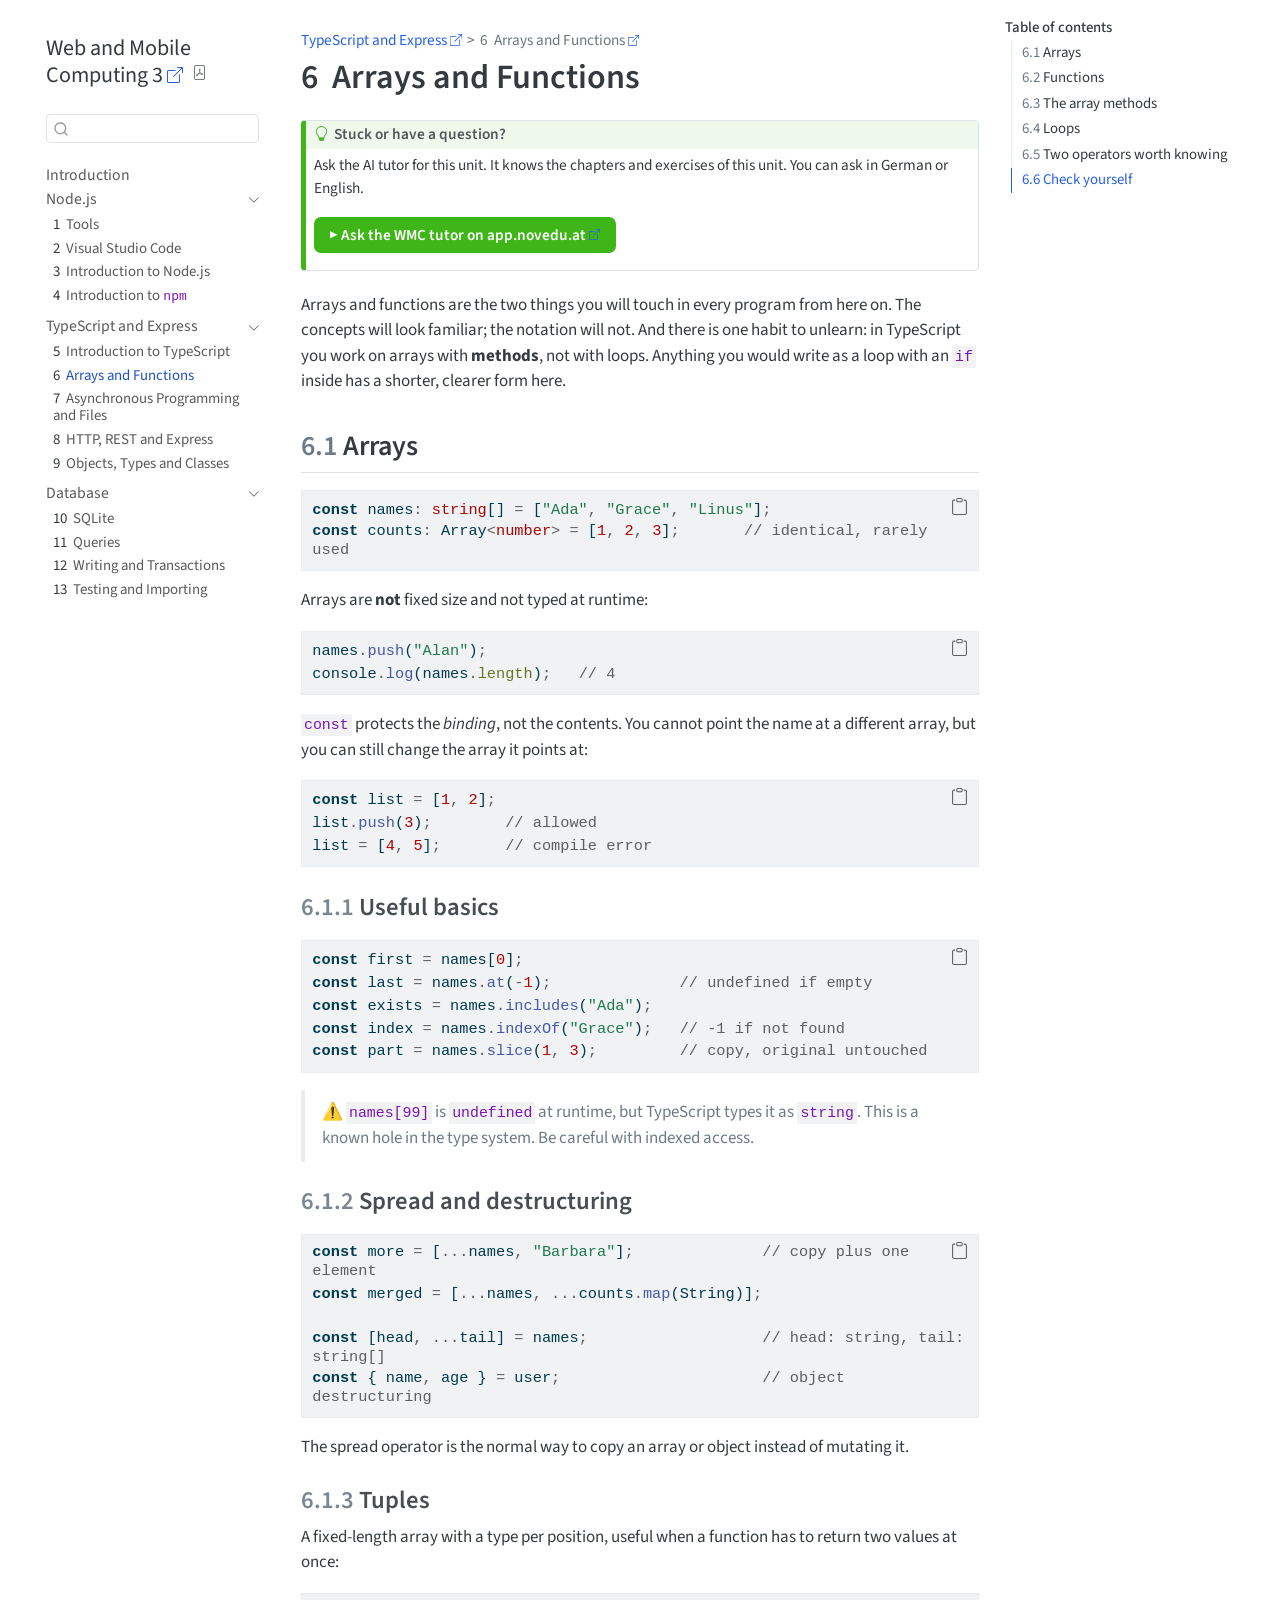
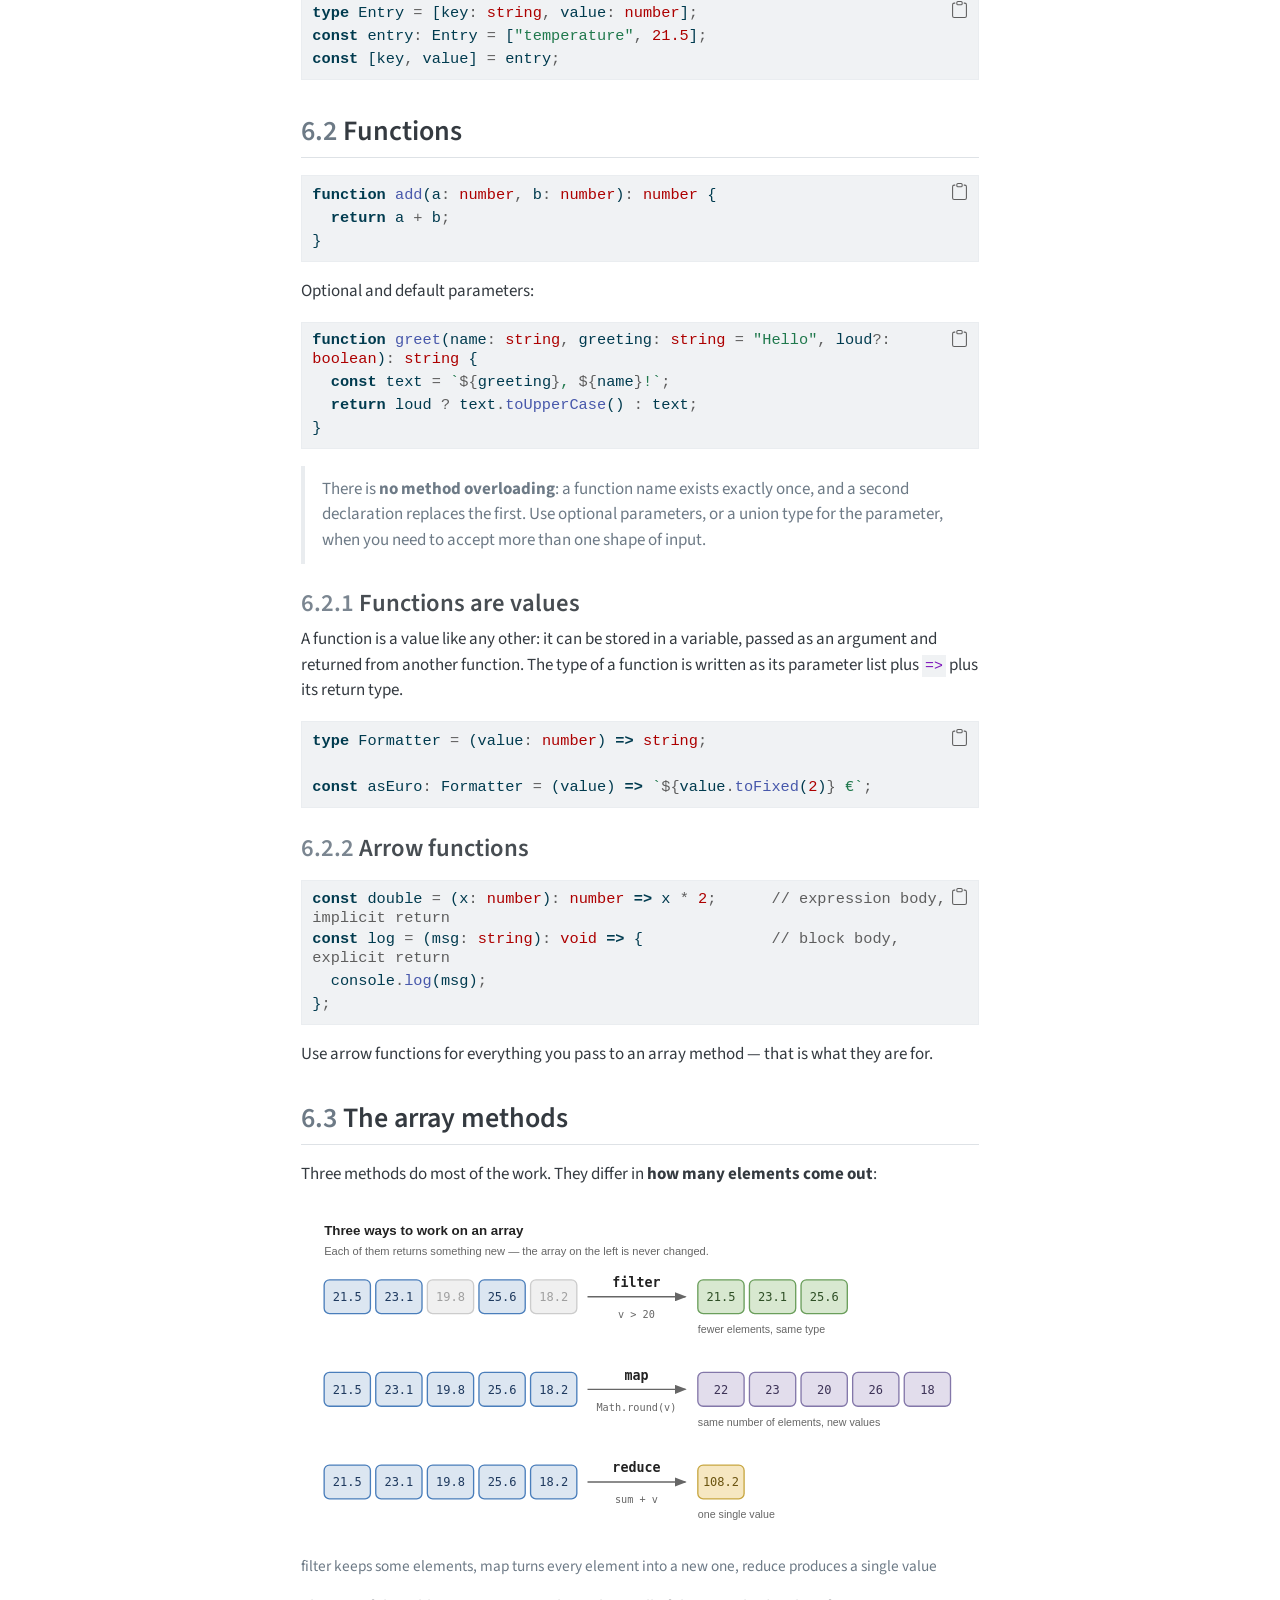
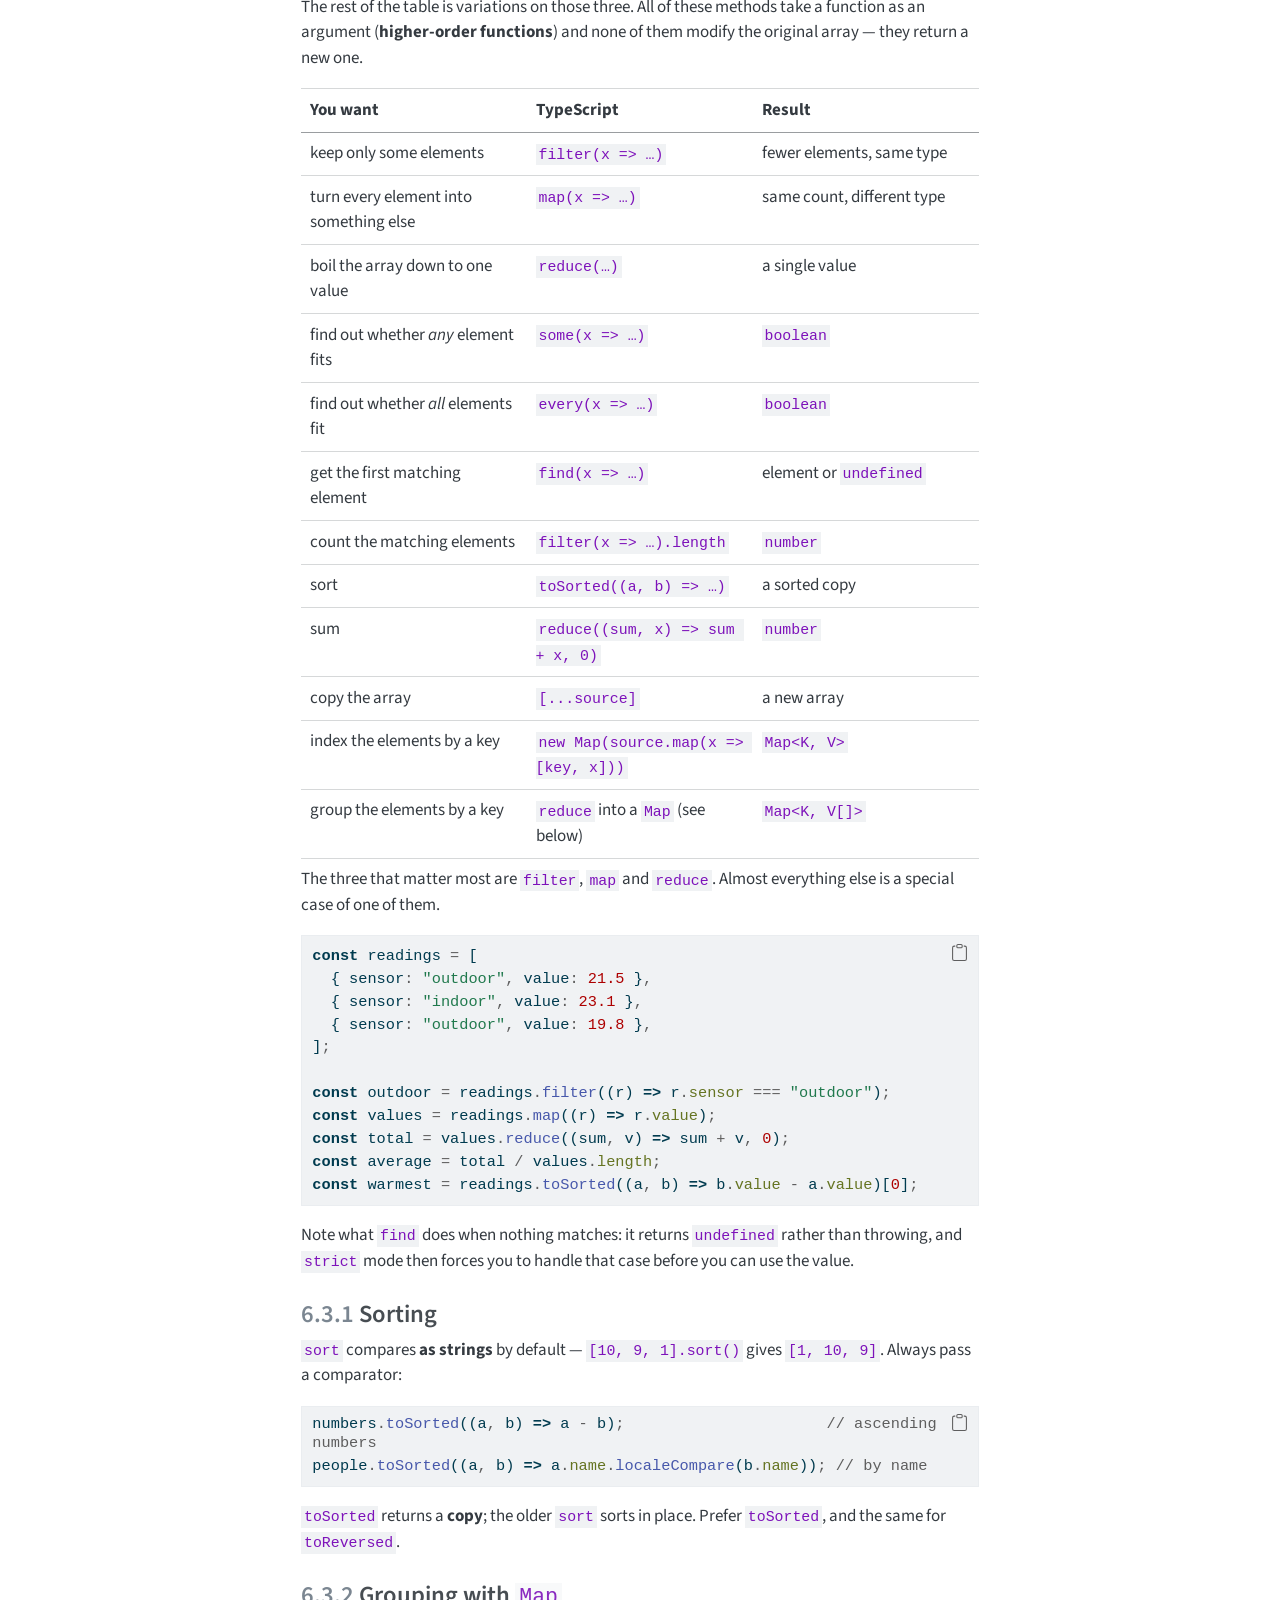
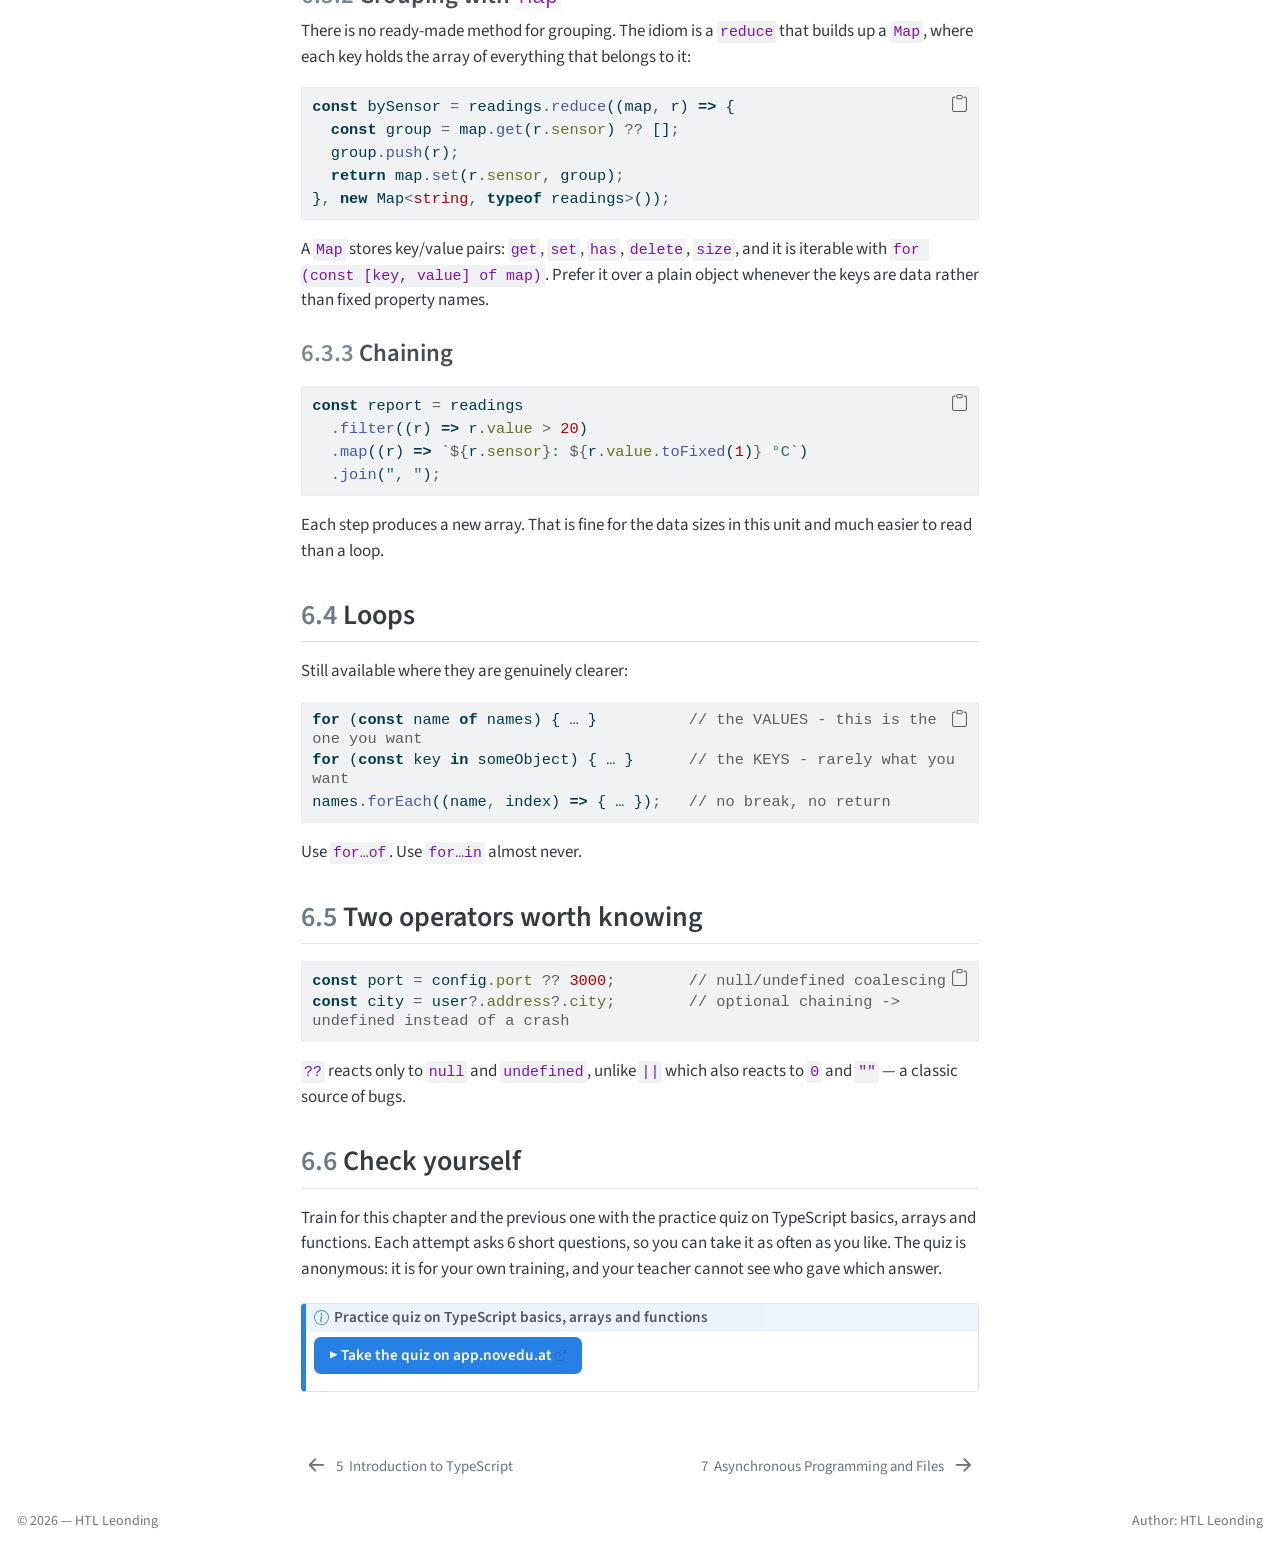
<file: content/Units/02-TypeScript-and-Express/material/02_arrays-and-functions/README.html>
<!DOCTYPE html>
<html xmlns="http://www.w3.org/1999/xhtml" lang="en" xml:lang="en"><head>

<meta charset="utf-8">
<meta name="generator" content="quarto-1.10.18">

<meta name="viewport" content="width=device-width, initial-scale=1.0, user-scalable=yes">


<title>6&nbsp; Arrays and Functions – Web and Mobile Computing 3</title>
<style>
/* Default styles provided by pandoc.
** See https://pandoc.org/MANUAL.html#variables-for-html for config info.
*/
span.smallcaps{font-variant: small-caps;}
div.columns{display: flex; gap: 1.5em;}
div.column{flex: auto;}
@media screen {
div.columns{gap: min(4vw, 1.5em);}
div.column{overflow-x: auto;}
}
div.hanging-indent{margin-left: 1.5em; text-indent: -1.5em;}
ul.task-list{list-style: none;}
ul.task-list li input[type="checkbox"] {
  width: 0.8em;
  margin: 0 0.8em 0.2em -1em; /* quarto-specific, see https://github.com/quarto-dev/quarto-cli/issues/4556 */ 
  vertical-align: middle;
}
/* CSS for syntax highlighting */
html { -webkit-text-size-adjust: 100%; }
pre > code.sourceCode { white-space: pre; position: relative; }
pre > code.sourceCode > span { display: inline-block; line-height: 1.25; }
pre > code.sourceCode > span:empty { height: 1.2em; }
.sourceCode { overflow: visible; }
code.sourceCode > span { color: inherit; text-decoration: inherit; }
div.sourceCode { margin: 1em 0; }
pre.sourceCode { margin: 0; }
@media screen {
div.sourceCode { overflow: auto; }
}
@media print {
pre > code.sourceCode { white-space: pre-wrap; }
pre > code.sourceCode > span { text-indent: -5em; padding-left: 5em; }
}
pre.numberSource code
  { counter-reset: source-line 0; }
pre.numberSource code > span
  { position: relative; left: -4em; counter-increment: source-line; }
pre.numberSource code > span > a:first-child::before
  { content: counter(source-line);
    position: relative; left: -1em; text-align: right; vertical-align: baseline;
    border: none; display: inline-block;
    -webkit-touch-callout: none; -webkit-user-select: none;
    -khtml-user-select: none; -moz-user-select: none;
    -ms-user-select: none; user-select: none;
    padding: 0 4px; width: 4em;
  }
pre.numberSource { margin-left: 3em;  padding-left: 4px; }
div.sourceCode
  {   }
@media screen {
pre > code.sourceCode > span > a:first-child::before { text-decoration: underline; }
}
</style>


<script src="../../../../../site_libs/quarto-nav/quarto-nav.js"></script>
<script src="../../../../../site_libs/quarto-nav/headroom.min.js"></script>
<script src="../../../../../site_libs/clipboard/clipboard.min.js"></script>
<script src="../../../../../site_libs/quarto-search/autocomplete.umd.js"></script>
<script src="../../../../../site_libs/quarto-search/fuse.min.js"></script>
<script src="../../../../../site_libs/quarto-search/quarto-search.js"></script>
<meta name="quarto:offset" content="../../../../../">
<link href="../../../../../content/Units/02-TypeScript-and-Express/material/03_async-and-files/README.html" rel="next">
<link href="../../../../../content/Units/02-TypeScript-and-Express/material/01_typescript-intro/README.html" rel="prev">
<script src="../../../../../site_libs/quarto-html/quarto.js" type="module"></script>
<script src="../../../../../site_libs/quarto-html/tabsets/tabsets.js" type="module"></script>
<script src="../../../../../site_libs/quarto-html/popper.min.js"></script>
<script src="../../../../../site_libs/quarto-html/tippy.umd.min.js"></script>
<script src="../../../../../site_libs/quarto-html/anchor.min.js"></script>
<link href="../../../../../site_libs/quarto-html/tippy.css" rel="stylesheet">
<link href="../../../../../site_libs/quarto-html/quarto-syntax-highlighting-64a204ab8560d761af7679ceaba22944.css" rel="stylesheet" id="quarto-text-highlighting-styles">
<script src="../../../../../site_libs/bootstrap/bootstrap.min.js"></script>
<link href="../../../../../site_libs/bootstrap/bootstrap-icons.css" rel="stylesheet">
<link href="../../../../../site_libs/bootstrap/bootstrap-bfe050db2283133c8854d94eaab4e9ec.min.css" rel="stylesheet" append-hash="true" id="quarto-bootstrap" data-mode="light">
<link href="../../../../../site_libs/quarto-contrib/quarto-novedu-1.0.0/novedu.css" rel="stylesheet">
<script id="quarto-search-options" type="application/json">{
  "location": "sidebar",
  "copy-button": false,
  "collapse-after": 3,
  "panel-placement": "start",
  "type": "textbox",
  "limit": 50,
  "keyboard-shortcut": [
    "f",
    "/",
    "s"
  ],
  "show-item-context": false,
  "language": {
    "search-no-results-text": "No results",
    "search-matching-documents-text": "matching documents",
    "search-copy-link-title": "Copy link to search",
    "search-hide-matches-text": "Hide additional matches",
    "search-more-match-text": "more match in this document",
    "search-more-matches-text": "more matches in this document",
    "search-clear-button-title": "Clear",
    "search-text-placeholder": "",
    "search-detached-cancel-button-title": "Cancel",
    "search-submit-button-title": "Submit",
    "search-label": "Search"
  }
}</script>
<style>html{ scroll-behavior: smooth; }</style>


<link rel="stylesheet" href="../../../../../styles.css">
</head>

<body class="nav-sidebar floating quarto-light">

<div id="quarto-search-results"></div>
  <header id="quarto-header" class="headroom fixed-top">
  <nav class="quarto-secondary-nav">
    <div class="container-fluid d-flex">
      <button type="button" class="quarto-btn-toggle btn" data-bs-toggle="collapse" role="button" data-bs-target=".quarto-sidebar-collapse-item" aria-controls="quarto-sidebar" aria-expanded="false" aria-label="Toggle sidebar navigation" onclick="if (window.quartoToggleHeadroom) { window.quartoToggleHeadroom(); }">
        <i class="bi bi-layout-text-sidebar-reverse"></i>
      </button>
        <nav class="quarto-page-breadcrumbs" aria-label="breadcrumb"><ol class="breadcrumb"><li class="breadcrumb-item"><a href="../../../../../content/Units/02-TypeScript-and-Express/material/01_typescript-intro/README.html">TypeScript and Express</a></li><li class="breadcrumb-item"><a href="../../../../../content/Units/02-TypeScript-and-Express/material/02_arrays-and-functions/README.html"><span class="chapter-number">6</span>&nbsp; <span class="chapter-title">Arrays and Functions</span></a></li></ol></nav>
        <a class="flex-grow-1" role="navigation" data-bs-toggle="collapse" data-bs-target=".quarto-sidebar-collapse-item" aria-controls="quarto-sidebar" aria-expanded="false" aria-label="Toggle sidebar navigation" onclick="if (window.quartoToggleHeadroom) { window.quartoToggleHeadroom(); }">      
        </a>
      <button type="button" class="btn quarto-search-button" aria-label="Search" onclick="window.quartoOpenSearch();">
        <i class="bi bi-search"></i>
      </button>
    </div>
  </nav>
</header>
<!-- content -->
<div id="quarto-content" class="quarto-container page-columns page-rows-contents page-layout-article">
<!-- sidebar -->
  <nav id="quarto-sidebar" class="sidebar collapse collapse-horizontal quarto-sidebar-collapse-item sidebar-navigation floating overflow-auto">
    <div class="pt-lg-2 mt-2 text-left sidebar-header">
    <div class="sidebar-title mb-0 py-0">
      <a href="../../../../../">Web and Mobile Computing 3</a> 
        <div class="sidebar-tools-main">
    <a href="../../../../../WMC3.pdf" title="Download PDF" class="quarto-navigation-tool px-1" aria-label="Download PDF"><i class="bi bi-file-pdf"></i></a>
</div>
    </div>
      </div>
        <div class="mt-2 flex-shrink-0 align-items-center">
        <div class="sidebar-search">
        <div id="quarto-search" class="" title="Search"></div>
        </div>
        </div>
    <div class="sidebar-menu-container"> 
    <ul class="list-unstyled mt-1">
        <li class="sidebar-item">
  <div class="sidebar-item-container"> 
  <a href="../../../../../index.html" class="sidebar-item-text sidebar-link">
 <span class="menu-text">Introduction</span></a>
  </div>
</li>
        <li class="sidebar-item sidebar-item-section">
      <div class="sidebar-item-container"> 
            <a class="sidebar-item-text sidebar-link text-start" data-bs-toggle="collapse" data-bs-target="#quarto-sidebar-section-1" role="navigation" aria-expanded="true">
 <span class="menu-text">Node.js</span></a>
          <a class="sidebar-item-toggle text-start" data-bs-toggle="collapse" data-bs-target="#quarto-sidebar-section-1" role="navigation" aria-expanded="true" aria-label="Toggle section">
            <i class="bi bi-chevron-right ms-2"></i>
          </a> 
      </div>
      <ul id="quarto-sidebar-section-1" class="collapse list-unstyled sidebar-section depth1 show">  
          <li class="sidebar-item">
  <div class="sidebar-item-container"> 
  <a href="../../../../../content/Units/01-Node.js/01_tools/README.html" class="sidebar-item-text sidebar-link">
 <span class="menu-text"><span class="chapter-number">1</span>&nbsp; <span class="chapter-title">Tools</span></span></a>
  </div>
</li>
          <li class="sidebar-item">
  <div class="sidebar-item-container"> 
  <a href="../../../../../content/Units/01-Node.js/01_tools/VSCode-Extensions.html" class="sidebar-item-text sidebar-link">
 <span class="menu-text"><span class="chapter-number">2</span>&nbsp; <span class="chapter-title">Visual Studio Code</span></span></a>
  </div>
</li>
          <li class="sidebar-item">
  <div class="sidebar-item-container"> 
  <a href="../../../../../content/Units/01-Node.js/02_node/README.html" class="sidebar-item-text sidebar-link">
 <span class="menu-text"><span class="chapter-number">3</span>&nbsp; <span class="chapter-title">Introduction to Node.js</span></span></a>
  </div>
</li>
          <li class="sidebar-item">
  <div class="sidebar-item-container"> 
  <a href="../../../../../content/Units/01-Node.js/03_npm/README.html" class="sidebar-item-text sidebar-link">
 <span class="menu-text"><span class="chapter-number">4</span>&nbsp; <span class="chapter-title">Introduction to <code>npm</code></span></span></a>
  </div>
</li>
      </ul>
  </li>
        <li class="sidebar-item sidebar-item-section">
      <div class="sidebar-item-container"> 
            <a class="sidebar-item-text sidebar-link text-start" data-bs-toggle="collapse" data-bs-target="#quarto-sidebar-section-2" role="navigation" aria-expanded="true">
 <span class="menu-text">TypeScript and Express</span></a>
          <a class="sidebar-item-toggle text-start" data-bs-toggle="collapse" data-bs-target="#quarto-sidebar-section-2" role="navigation" aria-expanded="true" aria-label="Toggle section">
            <i class="bi bi-chevron-right ms-2"></i>
          </a> 
      </div>
      <ul id="quarto-sidebar-section-2" class="collapse list-unstyled sidebar-section depth1 show">  
          <li class="sidebar-item">
  <div class="sidebar-item-container"> 
  <a href="../../../../../content/Units/02-TypeScript-and-Express/material/01_typescript-intro/README.html" class="sidebar-item-text sidebar-link">
 <span class="menu-text"><span class="chapter-number">5</span>&nbsp; <span class="chapter-title">Introduction to TypeScript</span></span></a>
  </div>
</li>
          <li class="sidebar-item">
  <div class="sidebar-item-container"> 
  <a href="../../../../../content/Units/02-TypeScript-and-Express/material/02_arrays-and-functions/README.html" class="sidebar-item-text sidebar-link active">
 <span class="menu-text"><span class="chapter-number">6</span>&nbsp; <span class="chapter-title">Arrays and Functions</span></span></a>
  </div>
</li>
          <li class="sidebar-item">
  <div class="sidebar-item-container"> 
  <a href="../../../../../content/Units/02-TypeScript-and-Express/material/03_async-and-files/README.html" class="sidebar-item-text sidebar-link">
 <span class="menu-text"><span class="chapter-number">7</span>&nbsp; <span class="chapter-title">Asynchronous Programming and Files</span></span></a>
  </div>
</li>
          <li class="sidebar-item">
  <div class="sidebar-item-container"> 
  <a href="../../../../../content/Units/02-TypeScript-and-Express/material/04_express-intro/README.html" class="sidebar-item-text sidebar-link">
 <span class="menu-text"><span class="chapter-number">8</span>&nbsp; <span class="chapter-title">HTTP, REST and Express</span></span></a>
  </div>
</li>
          <li class="sidebar-item">
  <div class="sidebar-item-container"> 
  <a href="../../../../../content/Units/02-TypeScript-and-Express/material/05_objects-and-classes/README.html" class="sidebar-item-text sidebar-link">
 <span class="menu-text"><span class="chapter-number">9</span>&nbsp; <span class="chapter-title">Objects, Types and Classes</span></span></a>
  </div>
</li>
      </ul>
  </li>
        <li class="sidebar-item sidebar-item-section">
      <div class="sidebar-item-container"> 
            <a class="sidebar-item-text sidebar-link text-start" data-bs-toggle="collapse" data-bs-target="#quarto-sidebar-section-3" role="navigation" aria-expanded="true">
 <span class="menu-text">Database</span></a>
          <a class="sidebar-item-toggle text-start" data-bs-toggle="collapse" data-bs-target="#quarto-sidebar-section-3" role="navigation" aria-expanded="true" aria-label="Toggle section">
            <i class="bi bi-chevron-right ms-2"></i>
          </a> 
      </div>
      <ul id="quarto-sidebar-section-3" class="collapse list-unstyled sidebar-section depth1 show">  
          <li class="sidebar-item">
  <div class="sidebar-item-container"> 
  <a href="../../../../../content/Units/03-Database/material/01_sqlite/README.html" class="sidebar-item-text sidebar-link">
 <span class="menu-text"><span class="chapter-number">10</span>&nbsp; <span class="chapter-title">SQLite</span></span></a>
  </div>
</li>
          <li class="sidebar-item">
  <div class="sidebar-item-container"> 
  <a href="../../../../../content/Units/03-Database/material/02_queries/README.html" class="sidebar-item-text sidebar-link">
 <span class="menu-text"><span class="chapter-number">11</span>&nbsp; <span class="chapter-title">Queries</span></span></a>
  </div>
</li>
          <li class="sidebar-item">
  <div class="sidebar-item-container"> 
  <a href="../../../../../content/Units/03-Database/material/03_writing-and-transactions/README.html" class="sidebar-item-text sidebar-link">
 <span class="menu-text"><span class="chapter-number">12</span>&nbsp; <span class="chapter-title">Writing and Transactions</span></span></a>
  </div>
</li>
          <li class="sidebar-item">
  <div class="sidebar-item-container"> 
  <a href="../../../../../content/Units/03-Database/material/04_testing-and-import/README.html" class="sidebar-item-text sidebar-link">
 <span class="menu-text"><span class="chapter-number">13</span>&nbsp; <span class="chapter-title">Testing and Importing</span></span></a>
  </div>
</li>
      </ul>
  </li>
    </ul>
    </div>
</nav>
<div id="quarto-sidebar-glass" class="quarto-sidebar-collapse-item" data-bs-toggle="collapse" data-bs-target=".quarto-sidebar-collapse-item"></div>
<!-- margin-sidebar -->
    <div id="quarto-margin-sidebar" class="sidebar margin-sidebar">
        <nav id="TOC" role="doc-toc" class="toc-active">
    <h2 id="toc-title">Table of contents</h2>
   
  <ul>
  <li><a href="#arrays" id="toc-arrays" class="nav-link active" data-scroll-target="#arrays"><span class="header-section-number">6.1</span> Arrays</a>
  <ul class="collapse">
  <li><a href="#useful-basics" id="toc-useful-basics" class="nav-link" data-scroll-target="#useful-basics"><span class="header-section-number">6.1.1</span> Useful basics</a></li>
  <li><a href="#spread-and-destructuring" id="toc-spread-and-destructuring" class="nav-link" data-scroll-target="#spread-and-destructuring"><span class="header-section-number">6.1.2</span> Spread and destructuring</a></li>
  <li><a href="#tuples" id="toc-tuples" class="nav-link" data-scroll-target="#tuples"><span class="header-section-number">6.1.3</span> Tuples</a></li>
  </ul></li>
  <li><a href="#functions" id="toc-functions" class="nav-link" data-scroll-target="#functions"><span class="header-section-number">6.2</span> Functions</a>
  <ul class="collapse">
  <li><a href="#functions-are-values" id="toc-functions-are-values" class="nav-link" data-scroll-target="#functions-are-values"><span class="header-section-number">6.2.1</span> Functions are values</a></li>
  <li><a href="#arrow-functions" id="toc-arrow-functions" class="nav-link" data-scroll-target="#arrow-functions"><span class="header-section-number">6.2.2</span> Arrow functions</a></li>
  </ul></li>
  <li><a href="#the-array-methods" id="toc-the-array-methods" class="nav-link" data-scroll-target="#the-array-methods"><span class="header-section-number">6.3</span> The array methods</a>
  <ul class="collapse">
  <li><a href="#sorting" id="toc-sorting" class="nav-link" data-scroll-target="#sorting"><span class="header-section-number">6.3.1</span> Sorting</a></li>
  <li><a href="#grouping-with-map" id="toc-grouping-with-map" class="nav-link" data-scroll-target="#grouping-with-map"><span class="header-section-number">6.3.2</span> Grouping with <code>Map</code></a></li>
  <li><a href="#chaining" id="toc-chaining" class="nav-link" data-scroll-target="#chaining"><span class="header-section-number">6.3.3</span> Chaining</a></li>
  </ul></li>
  <li><a href="#loops" id="toc-loops" class="nav-link" data-scroll-target="#loops"><span class="header-section-number">6.4</span> Loops</a></li>
  <li><a href="#two-operators-worth-knowing" id="toc-two-operators-worth-knowing" class="nav-link" data-scroll-target="#two-operators-worth-knowing"><span class="header-section-number">6.5</span> Two operators worth knowing</a></li>
  <li><a href="#check-yourself" id="toc-check-yourself" class="nav-link" data-scroll-target="#check-yourself"><span class="header-section-number">6.6</span> Check yourself</a></li>
  </ul>
</nav>
    </div>
<!-- main -->
<main class="content" id="quarto-document-content">

<header id="title-block-header" class="quarto-title-block default"><nav class="quarto-page-breadcrumbs quarto-title-breadcrumbs d-none d-lg-block" aria-label="breadcrumb"><ol class="breadcrumb"><li class="breadcrumb-item"><a href="../../../../../content/Units/02-TypeScript-and-Express/material/01_typescript-intro/README.html">TypeScript and Express</a></li><li class="breadcrumb-item"><a href="../../../../../content/Units/02-TypeScript-and-Express/material/02_arrays-and-functions/README.html"><span class="chapter-number">6</span>&nbsp; <span class="chapter-title">Arrays and Functions</span></a></li></ol></nav>
<div class="quarto-title">
<h1 class="title"><span class="chapter-number">6</span>&nbsp; <span class="chapter-title">Arrays and Functions</span></h1>
</div>



<div class="quarto-title-meta">

    
  
    
  </div>
  


</header>


<div class="callout callout-style-default callout-tip callout-titled">
<div class="callout-header d-flex align-content-center">
<div class="callout-icon-container">
<i class="callout-icon"></i>
</div>
<div class="callout-title-container flex-fill">
<span class="screen-reader-only">Tip</span>Stuck or have a question?
</div>
</div>
<div class="callout-body-container callout-body">
<p>Ask the AI tutor for this unit. It knows the chapters and exercises of this unit. You can ask in German or English.</p>
<div class="novedu-cta novedu-cta-tutor">
<p><a href="https://app.novedu.at/uc8xynhvzp">▶ Ask the WMC tutor on app.novedu.at</a></p>
</div>
</div>
</div>
<p>Arrays and functions are the two things you will touch in every program from here on. The concepts will look familiar; the notation will not. And there is one habit to unlearn: in TypeScript you work on arrays with <strong>methods</strong>, not with loops. Anything you would write as a loop with an <code>if</code> inside has a shorter, clearer form here.</p>
<section id="arrays" class="level2" data-number="6.1">
<h2 data-number="6.1" class="anchored" data-anchor-id="arrays"><span class="header-section-number">6.1</span> Arrays</h2>
<div class="code-copy-outer-scaffold"><div class="sourceCode" id="cb1"><pre class="sourceCode typescript code-with-copy"><code class="sourceCode typescript"><span id="cb1-1"><a href="#cb1-1" aria-hidden="true" tabindex="-1"></a><span class="kw">const</span> names<span class="op">:</span> <span class="dt">string</span>[] <span class="op">=</span> [<span class="st">"Ada"</span><span class="op">,</span> <span class="st">"Grace"</span><span class="op">,</span> <span class="st">"Linus"</span>]<span class="op">;</span></span>
<span id="cb1-2"><a href="#cb1-2" aria-hidden="true" tabindex="-1"></a><span class="kw">const</span> counts<span class="op">:</span> <span class="bu">Array</span><span class="op">&lt;</span><span class="dt">number</span><span class="op">&gt;</span> <span class="op">=</span> [<span class="dv">1</span><span class="op">,</span> <span class="dv">2</span><span class="op">,</span> <span class="dv">3</span>]<span class="op">;</span>       <span class="co">// identical, rarely used</span></span></code></pre></div><button title="Copy to Clipboard" class="code-copy-button"><i class="bi"></i></button></div>
<p>Arrays are <strong>not</strong> fixed size and not typed at runtime:</p>
<div class="code-copy-outer-scaffold"><div class="sourceCode" id="cb2"><pre class="sourceCode typescript code-with-copy"><code class="sourceCode typescript"><span id="cb2-1"><a href="#cb2-1" aria-hidden="true" tabindex="-1"></a>names<span class="op">.</span><span class="fu">push</span>(<span class="st">"Alan"</span>)<span class="op">;</span></span>
<span id="cb2-2"><a href="#cb2-2" aria-hidden="true" tabindex="-1"></a><span class="bu">console</span><span class="op">.</span><span class="fu">log</span>(names<span class="op">.</span><span class="at">length</span>)<span class="op">;</span>   <span class="co">// 4</span></span></code></pre></div><button title="Copy to Clipboard" class="code-copy-button"><i class="bi"></i></button></div>
<p><code>const</code> protects the <em>binding</em>, not the contents. You cannot point the name at a different array, but you can still change the array it points at:</p>
<div class="code-copy-outer-scaffold"><div class="sourceCode" id="cb3"><pre class="sourceCode typescript code-with-copy"><code class="sourceCode typescript"><span id="cb3-1"><a href="#cb3-1" aria-hidden="true" tabindex="-1"></a><span class="kw">const</span> list <span class="op">=</span> [<span class="dv">1</span><span class="op">,</span> <span class="dv">2</span>]<span class="op">;</span></span>
<span id="cb3-2"><a href="#cb3-2" aria-hidden="true" tabindex="-1"></a>list<span class="op">.</span><span class="fu">push</span>(<span class="dv">3</span>)<span class="op">;</span>        <span class="co">// allowed</span></span>
<span id="cb3-3"><a href="#cb3-3" aria-hidden="true" tabindex="-1"></a>list <span class="op">=</span> [<span class="dv">4</span><span class="op">,</span> <span class="dv">5</span>]<span class="op">;</span>       <span class="co">// compile error</span></span></code></pre></div><button title="Copy to Clipboard" class="code-copy-button"><i class="bi"></i></button></div>
<section id="useful-basics" class="level3" data-number="6.1.1">
<h3 data-number="6.1.1" class="anchored" data-anchor-id="useful-basics"><span class="header-section-number">6.1.1</span> Useful basics</h3>
<div class="code-copy-outer-scaffold"><div class="sourceCode" id="cb4"><pre class="sourceCode typescript code-with-copy"><code class="sourceCode typescript"><span id="cb4-1"><a href="#cb4-1" aria-hidden="true" tabindex="-1"></a><span class="kw">const</span> first <span class="op">=</span> names[<span class="dv">0</span>]<span class="op">;</span></span>
<span id="cb4-2"><a href="#cb4-2" aria-hidden="true" tabindex="-1"></a><span class="kw">const</span> last <span class="op">=</span> names<span class="op">.</span><span class="fu">at</span>(<span class="op">-</span><span class="dv">1</span>)<span class="op">;</span>              <span class="co">// undefined if empty</span></span>
<span id="cb4-3"><a href="#cb4-3" aria-hidden="true" tabindex="-1"></a><span class="kw">const</span> exists <span class="op">=</span> names<span class="op">.</span><span class="fu">includes</span>(<span class="st">"Ada"</span>)<span class="op">;</span></span>
<span id="cb4-4"><a href="#cb4-4" aria-hidden="true" tabindex="-1"></a><span class="kw">const</span> index <span class="op">=</span> names<span class="op">.</span><span class="fu">indexOf</span>(<span class="st">"Grace"</span>)<span class="op">;</span>   <span class="co">// -1 if not found</span></span>
<span id="cb4-5"><a href="#cb4-5" aria-hidden="true" tabindex="-1"></a><span class="kw">const</span> part <span class="op">=</span> names<span class="op">.</span><span class="fu">slice</span>(<span class="dv">1</span><span class="op">,</span> <span class="dv">3</span>)<span class="op">;</span>         <span class="co">// copy, original untouched</span></span></code></pre></div><button title="Copy to Clipboard" class="code-copy-button"><i class="bi"></i></button></div>
<blockquote class="blockquote">
<p><span class="emoji" data-emoji="warning">⚠️</span> <code>names[99]</code> is <code>undefined</code> at runtime, but TypeScript types it as <code>string</code>. This is a known hole in the type system. Be careful with indexed access.</p>
</blockquote>
</section>
<section id="spread-and-destructuring" class="level3" data-number="6.1.2">
<h3 data-number="6.1.2" class="anchored" data-anchor-id="spread-and-destructuring"><span class="header-section-number">6.1.2</span> Spread and destructuring</h3>
<div class="code-copy-outer-scaffold"><div class="sourceCode" id="cb5"><pre class="sourceCode typescript code-with-copy"><code class="sourceCode typescript"><span id="cb5-1"><a href="#cb5-1" aria-hidden="true" tabindex="-1"></a><span class="kw">const</span> more <span class="op">=</span> [<span class="op">...</span>names<span class="op">,</span> <span class="st">"Barbara"</span>]<span class="op">;</span>              <span class="co">// copy plus one element</span></span>
<span id="cb5-2"><a href="#cb5-2" aria-hidden="true" tabindex="-1"></a><span class="kw">const</span> merged <span class="op">=</span> [<span class="op">...</span>names<span class="op">,</span> <span class="op">...</span>counts<span class="op">.</span><span class="fu">map</span>(<span class="bu">String</span>)]<span class="op">;</span></span>
<span id="cb5-3"><a href="#cb5-3" aria-hidden="true" tabindex="-1"></a></span>
<span id="cb5-4"><a href="#cb5-4" aria-hidden="true" tabindex="-1"></a><span class="kw">const</span> [head<span class="op">,</span> <span class="op">...</span>tail] <span class="op">=</span> names<span class="op">;</span>                   <span class="co">// head: string, tail: string[]</span></span>
<span id="cb5-5"><a href="#cb5-5" aria-hidden="true" tabindex="-1"></a><span class="kw">const</span> { name<span class="op">,</span> age } <span class="op">=</span> user<span class="op">;</span>                      <span class="co">// object destructuring</span></span></code></pre></div><button title="Copy to Clipboard" class="code-copy-button"><i class="bi"></i></button></div>
<p>The spread operator is the normal way to copy an array or object instead of mutating it.</p>
</section>
<section id="tuples" class="level3" data-number="6.1.3">
<h3 data-number="6.1.3" class="anchored" data-anchor-id="tuples"><span class="header-section-number">6.1.3</span> Tuples</h3>
<p>A fixed-length array with a type per position, useful when a function has to return two values at once:</p>
<div class="code-copy-outer-scaffold"><div class="sourceCode" id="cb6"><pre class="sourceCode typescript code-with-copy"><code class="sourceCode typescript"><span id="cb6-1"><a href="#cb6-1" aria-hidden="true" tabindex="-1"></a><span class="kw">type</span> <span class="bu">Entry</span> <span class="op">=</span> [key<span class="op">:</span> <span class="dt">string</span><span class="op">,</span> value<span class="op">:</span> <span class="dt">number</span>]<span class="op">;</span></span>
<span id="cb6-2"><a href="#cb6-2" aria-hidden="true" tabindex="-1"></a><span class="kw">const</span> entry<span class="op">:</span> <span class="bu">Entry</span> <span class="op">=</span> [<span class="st">"temperature"</span><span class="op">,</span> <span class="fl">21.5</span>]<span class="op">;</span></span>
<span id="cb6-3"><a href="#cb6-3" aria-hidden="true" tabindex="-1"></a><span class="kw">const</span> [key<span class="op">,</span> value] <span class="op">=</span> entry<span class="op">;</span></span></code></pre></div><button title="Copy to Clipboard" class="code-copy-button"><i class="bi"></i></button></div>
</section>
</section>
<section id="functions" class="level2" data-number="6.2">
<h2 data-number="6.2" class="anchored" data-anchor-id="functions"><span class="header-section-number">6.2</span> Functions</h2>
<div class="code-copy-outer-scaffold"><div class="sourceCode" id="cb7"><pre class="sourceCode typescript code-with-copy"><code class="sourceCode typescript"><span id="cb7-1"><a href="#cb7-1" aria-hidden="true" tabindex="-1"></a><span class="kw">function</span> <span class="fu">add</span>(a<span class="op">:</span> <span class="dt">number</span><span class="op">,</span> b<span class="op">:</span> <span class="dt">number</span>)<span class="op">:</span> <span class="dt">number</span> {</span>
<span id="cb7-2"><a href="#cb7-2" aria-hidden="true" tabindex="-1"></a>  <span class="cf">return</span> a <span class="op">+</span> b<span class="op">;</span></span>
<span id="cb7-3"><a href="#cb7-3" aria-hidden="true" tabindex="-1"></a>}</span></code></pre></div><button title="Copy to Clipboard" class="code-copy-button"><i class="bi"></i></button></div>
<p>Optional and default parameters:</p>
<div class="code-copy-outer-scaffold"><div class="sourceCode" id="cb8"><pre class="sourceCode typescript code-with-copy"><code class="sourceCode typescript"><span id="cb8-1"><a href="#cb8-1" aria-hidden="true" tabindex="-1"></a><span class="kw">function</span> <span class="fu">greet</span>(name<span class="op">:</span> <span class="dt">string</span><span class="op">,</span> greeting<span class="op">:</span> <span class="dt">string</span> <span class="op">=</span> <span class="st">"Hello"</span><span class="op">,</span> loud<span class="op">?:</span> <span class="dt">boolean</span>)<span class="op">:</span> <span class="dt">string</span> {</span>
<span id="cb8-2"><a href="#cb8-2" aria-hidden="true" tabindex="-1"></a>  <span class="kw">const</span> text <span class="op">=</span> <span class="vs">`</span><span class="sc">${</span>greeting<span class="sc">}</span><span class="vs">, </span><span class="sc">${</span>name<span class="sc">}</span><span class="vs">!`</span><span class="op">;</span></span>
<span id="cb8-3"><a href="#cb8-3" aria-hidden="true" tabindex="-1"></a>  <span class="cf">return</span> loud <span class="op">?</span> text<span class="op">.</span><span class="fu">toUpperCase</span>() <span class="op">:</span> text<span class="op">;</span></span>
<span id="cb8-4"><a href="#cb8-4" aria-hidden="true" tabindex="-1"></a>}</span></code></pre></div><button title="Copy to Clipboard" class="code-copy-button"><i class="bi"></i></button></div>
<blockquote class="blockquote">
<p>There is <strong>no method overloading</strong>: a function name exists exactly once, and a second declaration replaces the first. Use optional parameters, or a union type for the parameter, when you need to accept more than one shape of input.</p>
</blockquote>
<section id="functions-are-values" class="level3" data-number="6.2.1">
<h3 data-number="6.2.1" class="anchored" data-anchor-id="functions-are-values"><span class="header-section-number">6.2.1</span> Functions are values</h3>
<p>A function is a value like any other: it can be stored in a variable, passed as an argument and returned from another function. The type of a function is written as its parameter list plus <code>=&gt;</code> plus its return type.</p>
<div class="code-copy-outer-scaffold"><div class="sourceCode" id="cb9"><pre class="sourceCode typescript code-with-copy"><code class="sourceCode typescript"><span id="cb9-1"><a href="#cb9-1" aria-hidden="true" tabindex="-1"></a><span class="kw">type</span> Formatter <span class="op">=</span> (value<span class="op">:</span> <span class="dt">number</span>) <span class="kw">=&gt;</span> <span class="dt">string</span><span class="op">;</span></span>
<span id="cb9-2"><a href="#cb9-2" aria-hidden="true" tabindex="-1"></a></span>
<span id="cb9-3"><a href="#cb9-3" aria-hidden="true" tabindex="-1"></a><span class="kw">const</span> asEuro<span class="op">:</span> Formatter <span class="op">=</span> (value) <span class="kw">=&gt;</span> <span class="vs">`</span><span class="sc">${</span>value<span class="op">.</span><span class="fu">toFixed</span>(<span class="dv">2</span>)<span class="sc">}</span><span class="vs"> €`</span><span class="op">;</span></span></code></pre></div><button title="Copy to Clipboard" class="code-copy-button"><i class="bi"></i></button></div>
</section>
<section id="arrow-functions" class="level3" data-number="6.2.2">
<h3 data-number="6.2.2" class="anchored" data-anchor-id="arrow-functions"><span class="header-section-number">6.2.2</span> Arrow functions</h3>
<div class="code-copy-outer-scaffold"><div class="sourceCode" id="cb10"><pre class="sourceCode typescript code-with-copy"><code class="sourceCode typescript"><span id="cb10-1"><a href="#cb10-1" aria-hidden="true" tabindex="-1"></a><span class="kw">const</span> double <span class="op">=</span> (x<span class="op">:</span> <span class="dt">number</span>)<span class="op">:</span> <span class="dt">number</span> <span class="kw">=&gt;</span> x <span class="op">*</span> <span class="dv">2</span><span class="op">;</span>      <span class="co">// expression body, implicit return</span></span>
<span id="cb10-2"><a href="#cb10-2" aria-hidden="true" tabindex="-1"></a><span class="kw">const</span> log <span class="op">=</span> (msg<span class="op">:</span> <span class="dt">string</span>)<span class="op">:</span> <span class="dt">void</span> <span class="kw">=&gt;</span> {              <span class="co">// block body, explicit return</span></span>
<span id="cb10-3"><a href="#cb10-3" aria-hidden="true" tabindex="-1"></a>  <span class="bu">console</span><span class="op">.</span><span class="fu">log</span>(msg)<span class="op">;</span></span>
<span id="cb10-4"><a href="#cb10-4" aria-hidden="true" tabindex="-1"></a>}<span class="op">;</span></span></code></pre></div><button title="Copy to Clipboard" class="code-copy-button"><i class="bi"></i></button></div>
<p>Use arrow functions for everything you pass to an array method — that is what they are for.</p>
</section>
</section>
<section id="the-array-methods" class="level2" data-number="6.3">
<h2 data-number="6.3" class="anchored" data-anchor-id="the-array-methods"><span class="header-section-number">6.3</span> The array methods</h2>
<p>Three methods do most of the work. They differ in <strong>how many elements come out</strong>:</p>
<div class="quarto-figure quarto-figure-center">
<figure class="figure">
<p><img src="./pics/filter-map-reduce.svg" class="img-fluid figure-img"></p>
<figcaption>filter keeps some elements, map turns every element into a new one, reduce produces a single value</figcaption>
</figure>
</div>
<p>The rest of the table is variations on those three. All of these methods take a function as an argument (<strong>higher-order functions</strong>) and none of them modify the original array — they return a new one.</p>
<table class="caption-top table">
<colgroup>
<col style="width: 33%">
<col style="width: 33%">
<col style="width: 33%">
</colgroup>
<thead>
<tr class="header">
<th>You want</th>
<th>TypeScript</th>
<th>Result</th>
</tr>
</thead>
<tbody>
<tr class="odd">
<td>keep only some elements</td>
<td><code>filter(x =&gt; …)</code></td>
<td>fewer elements, same type</td>
</tr>
<tr class="even">
<td>turn every element into something else</td>
<td><code>map(x =&gt; …)</code></td>
<td>same count, different type</td>
</tr>
<tr class="odd">
<td>boil the array down to one value</td>
<td><code>reduce(…)</code></td>
<td>a single value</td>
</tr>
<tr class="even">
<td>find out whether <em>any</em> element fits</td>
<td><code>some(x =&gt; …)</code></td>
<td><code>boolean</code></td>
</tr>
<tr class="odd">
<td>find out whether <em>all</em> elements fit</td>
<td><code>every(x =&gt; …)</code></td>
<td><code>boolean</code></td>
</tr>
<tr class="even">
<td>get the first matching element</td>
<td><code>find(x =&gt; …)</code></td>
<td>element or <strong><code>undefined</code></strong></td>
</tr>
<tr class="odd">
<td>count the matching elements</td>
<td><code>filter(x =&gt; …).length</code></td>
<td><code>number</code></td>
</tr>
<tr class="even">
<td>sort</td>
<td><code>toSorted((a, b) =&gt; …)</code></td>
<td>a sorted copy</td>
</tr>
<tr class="odd">
<td>sum</td>
<td><code>reduce((sum, x) =&gt; sum + x, 0)</code></td>
<td><code>number</code></td>
</tr>
<tr class="even">
<td>copy the array</td>
<td><code>[...source]</code></td>
<td>a new array</td>
</tr>
<tr class="odd">
<td>index the elements by a key</td>
<td><code>new Map(source.map(x =&gt; [key, x]))</code></td>
<td><code>Map&lt;K, V&gt;</code></td>
</tr>
<tr class="even">
<td>group the elements by a key</td>
<td><code>reduce</code> into a <code>Map</code> (see below)</td>
<td><code>Map&lt;K, V[]&gt;</code></td>
</tr>
</tbody>
</table>
<p>The three that matter most are <strong><code>filter</code></strong>, <strong><code>map</code></strong> and <strong><code>reduce</code></strong>. Almost everything else is a special case of one of them.</p>
<div class="code-copy-outer-scaffold"><div class="sourceCode" id="cb11"><pre class="sourceCode typescript code-with-copy"><code class="sourceCode typescript"><span id="cb11-1"><a href="#cb11-1" aria-hidden="true" tabindex="-1"></a><span class="kw">const</span> readings <span class="op">=</span> [</span>
<span id="cb11-2"><a href="#cb11-2" aria-hidden="true" tabindex="-1"></a>  { sensor<span class="op">:</span> <span class="st">"outdoor"</span><span class="op">,</span> value<span class="op">:</span> <span class="fl">21.5</span> }<span class="op">,</span></span>
<span id="cb11-3"><a href="#cb11-3" aria-hidden="true" tabindex="-1"></a>  { sensor<span class="op">:</span> <span class="st">"indoor"</span><span class="op">,</span> value<span class="op">:</span> <span class="fl">23.1</span> }<span class="op">,</span></span>
<span id="cb11-4"><a href="#cb11-4" aria-hidden="true" tabindex="-1"></a>  { sensor<span class="op">:</span> <span class="st">"outdoor"</span><span class="op">,</span> value<span class="op">:</span> <span class="fl">19.8</span> }<span class="op">,</span></span>
<span id="cb11-5"><a href="#cb11-5" aria-hidden="true" tabindex="-1"></a>]<span class="op">;</span></span>
<span id="cb11-6"><a href="#cb11-6" aria-hidden="true" tabindex="-1"></a></span>
<span id="cb11-7"><a href="#cb11-7" aria-hidden="true" tabindex="-1"></a><span class="kw">const</span> outdoor <span class="op">=</span> readings<span class="op">.</span><span class="fu">filter</span>((r) <span class="kw">=&gt;</span> r<span class="op">.</span><span class="at">sensor</span> <span class="op">===</span> <span class="st">"outdoor"</span>)<span class="op">;</span></span>
<span id="cb11-8"><a href="#cb11-8" aria-hidden="true" tabindex="-1"></a><span class="kw">const</span> values <span class="op">=</span> readings<span class="op">.</span><span class="fu">map</span>((r) <span class="kw">=&gt;</span> r<span class="op">.</span><span class="at">value</span>)<span class="op">;</span></span>
<span id="cb11-9"><a href="#cb11-9" aria-hidden="true" tabindex="-1"></a><span class="kw">const</span> total <span class="op">=</span> values<span class="op">.</span><span class="fu">reduce</span>((sum<span class="op">,</span> v) <span class="kw">=&gt;</span> sum <span class="op">+</span> v<span class="op">,</span> <span class="dv">0</span>)<span class="op">;</span></span>
<span id="cb11-10"><a href="#cb11-10" aria-hidden="true" tabindex="-1"></a><span class="kw">const</span> average <span class="op">=</span> total <span class="op">/</span> values<span class="op">.</span><span class="at">length</span><span class="op">;</span></span>
<span id="cb11-11"><a href="#cb11-11" aria-hidden="true" tabindex="-1"></a><span class="kw">const</span> warmest <span class="op">=</span> readings<span class="op">.</span><span class="fu">toSorted</span>((a<span class="op">,</span> b) <span class="kw">=&gt;</span> b<span class="op">.</span><span class="at">value</span> <span class="op">-</span> a<span class="op">.</span><span class="at">value</span>)[<span class="dv">0</span>]<span class="op">;</span></span></code></pre></div><button title="Copy to Clipboard" class="code-copy-button"><i class="bi"></i></button></div>
<p>Note what <code>find</code> does when nothing matches: it returns <code>undefined</code> rather than throwing, and <code>strict</code> mode then forces you to handle that case before you can use the value.</p>
<section id="sorting" class="level3" data-number="6.3.1">
<h3 data-number="6.3.1" class="anchored" data-anchor-id="sorting"><span class="header-section-number">6.3.1</span> Sorting</h3>
<p><code>sort</code> compares <strong>as strings</strong> by default — <code>[10, 9, 1].sort()</code> gives <code>[1, 10, 9]</code>. Always pass a comparator:</p>
<div class="code-copy-outer-scaffold"><div class="sourceCode" id="cb12"><pre class="sourceCode typescript code-with-copy"><code class="sourceCode typescript"><span id="cb12-1"><a href="#cb12-1" aria-hidden="true" tabindex="-1"></a>numbers<span class="op">.</span><span class="fu">toSorted</span>((a<span class="op">,</span> b) <span class="kw">=&gt;</span> a <span class="op">-</span> b)<span class="op">;</span>                      <span class="co">// ascending numbers</span></span>
<span id="cb12-2"><a href="#cb12-2" aria-hidden="true" tabindex="-1"></a>people<span class="op">.</span><span class="fu">toSorted</span>((a<span class="op">,</span> b) <span class="kw">=&gt;</span> a<span class="op">.</span><span class="at">name</span><span class="op">.</span><span class="fu">localeCompare</span>(b<span class="op">.</span><span class="at">name</span>))<span class="op">;</span> <span class="co">// by name</span></span></code></pre></div><button title="Copy to Clipboard" class="code-copy-button"><i class="bi"></i></button></div>
<p><code>toSorted</code> returns a <strong>copy</strong>; the older <code>sort</code> sorts in place. Prefer <code>toSorted</code>, and the same for <code>toReversed</code>.</p>
</section>
<section id="grouping-with-map" class="level3" data-number="6.3.2">
<h3 data-number="6.3.2" class="anchored" data-anchor-id="grouping-with-map"><span class="header-section-number">6.3.2</span> Grouping with <code>Map</code></h3>
<p>There is no ready-made method for grouping. The idiom is a <code>reduce</code> that builds up a <code>Map</code>, where each key holds the array of everything that belongs to it:</p>
<div class="code-copy-outer-scaffold"><div class="sourceCode" id="cb13"><pre class="sourceCode typescript code-with-copy"><code class="sourceCode typescript"><span id="cb13-1"><a href="#cb13-1" aria-hidden="true" tabindex="-1"></a><span class="kw">const</span> bySensor <span class="op">=</span> readings<span class="op">.</span><span class="fu">reduce</span>((map<span class="op">,</span> r) <span class="kw">=&gt;</span> {</span>
<span id="cb13-2"><a href="#cb13-2" aria-hidden="true" tabindex="-1"></a>  <span class="kw">const</span> group <span class="op">=</span> map<span class="op">.</span><span class="fu">get</span>(r<span class="op">.</span><span class="at">sensor</span>) <span class="op">??</span> []<span class="op">;</span></span>
<span id="cb13-3"><a href="#cb13-3" aria-hidden="true" tabindex="-1"></a>  group<span class="op">.</span><span class="fu">push</span>(r)<span class="op">;</span></span>
<span id="cb13-4"><a href="#cb13-4" aria-hidden="true" tabindex="-1"></a>  <span class="cf">return</span> map<span class="op">.</span><span class="fu">set</span>(r<span class="op">.</span><span class="at">sensor</span><span class="op">,</span> group)<span class="op">;</span></span>
<span id="cb13-5"><a href="#cb13-5" aria-hidden="true" tabindex="-1"></a>}<span class="op">,</span> <span class="kw">new</span> <span class="bu">Map</span><span class="op">&lt;</span><span class="dt">string</span><span class="op">,</span> <span class="kw">typeof</span> readings<span class="op">&gt;</span>())<span class="op">;</span></span></code></pre></div><button title="Copy to Clipboard" class="code-copy-button"><i class="bi"></i></button></div>
<p>A <code>Map</code> stores key/value pairs: <code>get</code>, <code>set</code>, <code>has</code>, <code>delete</code>, <code>size</code>, and it is iterable with <code>for (const [key, value] of map)</code>. Prefer it over a plain object whenever the keys are data rather than fixed property names.</p>
</section>
<section id="chaining" class="level3" data-number="6.3.3">
<h3 data-number="6.3.3" class="anchored" data-anchor-id="chaining"><span class="header-section-number">6.3.3</span> Chaining</h3>
<div class="code-copy-outer-scaffold"><div class="sourceCode" id="cb14"><pre class="sourceCode typescript code-with-copy"><code class="sourceCode typescript"><span id="cb14-1"><a href="#cb14-1" aria-hidden="true" tabindex="-1"></a><span class="kw">const</span> report <span class="op">=</span> readings</span>
<span id="cb14-2"><a href="#cb14-2" aria-hidden="true" tabindex="-1"></a>  <span class="op">.</span><span class="fu">filter</span>((r) <span class="kw">=&gt;</span> r<span class="op">.</span><span class="at">value</span> <span class="op">&gt;</span> <span class="dv">20</span>)</span>
<span id="cb14-3"><a href="#cb14-3" aria-hidden="true" tabindex="-1"></a>  <span class="op">.</span><span class="fu">map</span>((r) <span class="kw">=&gt;</span> <span class="vs">`</span><span class="sc">${</span>r<span class="op">.</span><span class="at">sensor</span><span class="sc">}</span><span class="vs">: </span><span class="sc">${</span>r<span class="op">.</span><span class="at">value</span><span class="op">.</span><span class="fu">toFixed</span>(<span class="dv">1</span>)<span class="sc">}</span><span class="vs"> °C`</span>)</span>
<span id="cb14-4"><a href="#cb14-4" aria-hidden="true" tabindex="-1"></a>  <span class="op">.</span><span class="fu">join</span>(<span class="st">", "</span>)<span class="op">;</span></span></code></pre></div><button title="Copy to Clipboard" class="code-copy-button"><i class="bi"></i></button></div>
<p>Each step produces a new array. That is fine for the data sizes in this unit and much easier to read than a loop.</p>
</section>
</section>
<section id="loops" class="level2" data-number="6.4">
<h2 data-number="6.4" class="anchored" data-anchor-id="loops"><span class="header-section-number">6.4</span> Loops</h2>
<p>Still available where they are genuinely clearer:</p>
<div class="code-copy-outer-scaffold"><div class="sourceCode" id="cb15"><pre class="sourceCode typescript code-with-copy"><code class="sourceCode typescript"><span id="cb15-1"><a href="#cb15-1" aria-hidden="true" tabindex="-1"></a><span class="cf">for</span> (<span class="kw">const</span> name <span class="kw">of</span> names) { … }          <span class="co">// the VALUES - this is the one you want</span></span>
<span id="cb15-2"><a href="#cb15-2" aria-hidden="true" tabindex="-1"></a><span class="cf">for</span> (<span class="kw">const</span> key <span class="kw">in</span> someObject) { … }      <span class="co">// the KEYS - rarely what you want</span></span>
<span id="cb15-3"><a href="#cb15-3" aria-hidden="true" tabindex="-1"></a>names<span class="op">.</span><span class="fu">forEach</span>((name<span class="op">,</span> index) <span class="kw">=&gt;</span> { … })<span class="op">;</span>   <span class="co">// no break, no return</span></span></code></pre></div><button title="Copy to Clipboard" class="code-copy-button"><i class="bi"></i></button></div>
<p>Use <code>for…of</code>. Use <code>for…in</code> almost never.</p>
</section>
<section id="two-operators-worth-knowing" class="level2" data-number="6.5">
<h2 data-number="6.5" class="anchored" data-anchor-id="two-operators-worth-knowing"><span class="header-section-number">6.5</span> Two operators worth knowing</h2>
<div class="code-copy-outer-scaffold"><div class="sourceCode" id="cb16"><pre class="sourceCode typescript code-with-copy"><code class="sourceCode typescript"><span id="cb16-1"><a href="#cb16-1" aria-hidden="true" tabindex="-1"></a><span class="kw">const</span> port <span class="op">=</span> config<span class="op">.</span><span class="at">port</span> <span class="op">??</span> <span class="dv">3000</span><span class="op">;</span>        <span class="co">// null/undefined coalescing</span></span>
<span id="cb16-2"><a href="#cb16-2" aria-hidden="true" tabindex="-1"></a><span class="kw">const</span> city <span class="op">=</span> user<span class="op">?.</span><span class="at">address</span><span class="op">?.</span><span class="at">city</span><span class="op">;</span>        <span class="co">// optional chaining -&gt; undefined instead of a crash</span></span></code></pre></div><button title="Copy to Clipboard" class="code-copy-button"><i class="bi"></i></button></div>
<p><code>??</code> reacts only to <code>null</code> and <code>undefined</code>, unlike <code>||</code> which also reacts to <code>0</code> and <code>""</code> — a classic source of bugs.</p>
</section>
<section id="check-yourself" class="level2" data-number="6.6">
<h2 data-number="6.6" class="anchored" data-anchor-id="check-yourself"><span class="header-section-number">6.6</span> Check yourself</h2>
<p>Train for this chapter and the previous one with the practice quiz on TypeScript basics, arrays and functions. Each attempt asks 6 short questions, so you can take it as often as you like. The quiz is anonymous: it is for your own training, and your teacher cannot see who gave which answer.</p>
<div class="callout callout-style-default callout-note callout-titled">
<div class="callout-header d-flex align-content-center">
<div class="callout-icon-container">
<i class="callout-icon"></i>
</div>
<div class="callout-title-container flex-fill">
<span class="screen-reader-only">Note</span>Practice quiz on TypeScript basics, arrays and functions
</div>
</div>
<div class="callout-body-container callout-body">
<div class="novedu-cta novedu-cta-quiz">
<p><a href="https://app.novedu.at/mj3cyxyghi">▶ Take the quiz on app.novedu.at</a></p>
</div>
</div>
</div>


</section>

</main> <!-- /main -->
<script id="quarto-html-after-body" type="application/javascript">
  window.document.addEventListener("DOMContentLoaded", function (event) {
    const icon = "";
    const anchorJS = new window.AnchorJS();
    anchorJS.options = {
      placement: 'right',
      icon: icon
    };
    anchorJS.add('.anchored');
    const isCodeAnnotation = (el) => {
      for (const clz of el.classList) {
        if (clz.startsWith('code-annotation-')) {                     
          return true;
        }
      }
      return false;
    }
    const onCopySuccess = function(e) {
      // button target
      const button = e.trigger;
      // don't keep focus
      button.blur();
      // flash "checked"
      button.classList.add('code-copy-button-checked');
      var currentTitle = button.getAttribute("title");
      button.setAttribute("title", "Copied!");
      let tooltip;
      if (window.bootstrap) {
        button.setAttribute("data-bs-toggle", "tooltip");
        button.setAttribute("data-bs-placement", "left");
        button.setAttribute("data-bs-title", "Copied!");
        tooltip = new bootstrap.Tooltip(button, 
          { trigger: "manual", 
            customClass: "code-copy-button-tooltip",
            offset: [0, -8]});
        tooltip.show();    
      }
      setTimeout(function() {
        if (tooltip) {
          tooltip.hide();
          button.removeAttribute("data-bs-title");
          button.removeAttribute("data-bs-toggle");
          button.removeAttribute("data-bs-placement");
        }
        button.setAttribute("title", currentTitle);
        button.classList.remove('code-copy-button-checked');
      }, 1000);
      // clear code selection
      e.clearSelection();
    }
    const getTextToCopy = function(trigger) {
      const outerScaffold = trigger.parentElement.cloneNode(true);
      const codeEl = outerScaffold.querySelector('code');
      for (const childEl of codeEl.children) {
        if (isCodeAnnotation(childEl)) {
          childEl.remove();
        }
      }
      return codeEl.innerText;
    }
    const clipboard = new window.ClipboardJS('.code-copy-button:not([data-in-quarto-modal])', {
      text: getTextToCopy
    });
    clipboard.on('success', onCopySuccess);
    if (window.document.getElementById('quarto-embedded-source-code-modal')) {
      const clipboardModal = new window.ClipboardJS('.code-copy-button[data-in-quarto-modal]', {
        text: getTextToCopy,
        container: window.document.getElementById('quarto-embedded-source-code-modal')
      });
      clipboardModal.on('success', onCopySuccess);
    }
      var localhostRegex = new RegExp(/^(?:http|https):\/\/localhost\:?[0-9]*\//);
      var mailtoRegex = new RegExp(/^mailto:/);
        var filterRegex = new RegExp("https:\/\/htl-leo-wmc-3\.github\.io\/wmc-3\/");
      var isInternal = (href) => {
          return filterRegex.test(href) || localhostRegex.test(href) || mailtoRegex.test(href);
      }
      // Inspect non-navigation links and adorn them if external
     var links = window.document.querySelectorAll('a[href]:not(.nav-link):not(.navbar-brand):not(.toc-action):not(.sidebar-link):not(.sidebar-item-toggle):not(.pagination-link):not(.no-external):not([aria-hidden]):not(.dropdown-item):not(.quarto-navigation-tool):not(.about-link)');
      for (var i=0; i<links.length; i++) {
        const link = links[i];
        if (!isInternal(link.href)) {
          // undo the damage that might have been done by quarto-nav.js in the case of
          // links that we want to consider external
          if (link.dataset.originalHref !== undefined) {
            link.href = link.dataset.originalHref;
          }
            // target, if specified
            link.setAttribute("target", "_blank");
            if (link.getAttribute("rel") === null) {
              link.setAttribute("rel", "noopener");
            }
            // default icon
            link.classList.add("external");
        }
      }
    function tippyHover(el, contentFn, onTriggerFn, onUntriggerFn) {
      const config = {
        allowHTML: true,
        maxWidth: 500,
        delay: 100,
        arrow: false,
        appendTo: function(el) {
            return el.parentElement;
        },
        interactive: true,
        interactiveBorder: 10,
        theme: 'quarto',
        placement: 'bottom-start',
      };
      if (contentFn) {
        config.content = contentFn;
      }
      if (onTriggerFn) {
        config.onTrigger = onTriggerFn;
      }
      if (onUntriggerFn) {
        config.onUntrigger = onUntriggerFn;
      }
      window.tippy(el, config); 
    }
    const noterefs = window.document.querySelectorAll('a[role="doc-noteref"]');
    for (var i=0; i<noterefs.length; i++) {
      const ref = noterefs[i];
      tippyHover(ref, function() {
        // use id or data attribute instead here
        let href = ref.getAttribute('data-footnote-href') || ref.getAttribute('href');
        try { href = new URL(href).hash; } catch {}
        const id = href.replace(/^#\/?/, "");
        const note = window.document.getElementById(id);
        if (note) {
          return note.innerHTML;
        } else {
          return "";
        }
      });
    }
    const xrefs = window.document.querySelectorAll('a.quarto-xref');
    const processXRef = (id, note) => {
      // Strip column container classes
      const stripColumnClz = (el) => {
        el.classList.remove("page-full", "page-columns");
        if (el.children) {
          for (const child of el.children) {
            stripColumnClz(child);
          }
        }
      }
      stripColumnClz(note)
      if (id === null || id.startsWith('sec-')) {
        // Special case sections, only their first couple elements
        const container = document.createElement("div");
        if (note.children && note.children.length > 2) {
          container.appendChild(note.children[0].cloneNode(true));
          for (let i = 1; i < note.children.length; i++) {
            const child = note.children[i];
            if (child.tagName === "P" && child.innerText === "") {
              continue;
            } else {
              container.appendChild(child.cloneNode(true));
              break;
            }
          }
          if (window.Quarto?.typesetMath) {
            window.Quarto.typesetMath(container);
          }
          return container.innerHTML
        } else {
          if (window.Quarto?.typesetMath) {
            window.Quarto.typesetMath(note);
          }
          return note.innerHTML;
        }
      } else {
        // Remove any anchor links if they are present
        const anchorLink = note.querySelector('a.anchorjs-link');
        if (anchorLink) {
          anchorLink.remove();
        }
        if (window.Quarto?.typesetMath) {
          window.Quarto.typesetMath(note);
        }
        if (note.classList.contains("callout")) {
          return note.outerHTML;
        } else {
          return note.innerHTML;
        }
      }
    }
    for (var i=0; i<xrefs.length; i++) {
      const xref = xrefs[i];
      tippyHover(xref, undefined, function(instance) {
        instance.disable();
        let url = xref.getAttribute('href');
        let hash = undefined; 
        if (url.startsWith('#')) {
          hash = url;
        } else {
          try { hash = new URL(url).hash; } catch {}
        }
        if (hash) {
          const id = hash.replace(/^#\/?/, "");
          const note = window.document.getElementById(id);
          if (note !== null) {
            try {
              const html = processXRef(id, note.cloneNode(true));
              instance.setContent(html);
            } finally {
              instance.enable();
              instance.show();
            }
          } else {
            // See if we can fetch this
            fetch(url.split('#')[0])
            .then(res => res.text())
            .then(html => {
              const parser = new DOMParser();
              const htmlDoc = parser.parseFromString(html, "text/html");
              const note = htmlDoc.getElementById(id);
              if (note !== null) {
                const html = processXRef(id, note);
                instance.setContent(html);
              } 
            }).finally(() => {
              instance.enable();
              instance.show();
            });
          }
        } else {
          // See if we can fetch a full url (with no hash to target)
          // This is a special case and we should probably do some content thinning / targeting
          fetch(url)
          .then(res => res.text())
          .then(html => {
            const parser = new DOMParser();
            const htmlDoc = parser.parseFromString(html, "text/html");
            const note = htmlDoc.querySelector('main.content');
            if (note !== null) {
              // This should only happen for chapter cross references
              // (since there is no id in the URL)
              // remove the first header
              if (note.children.length > 0 && note.children[0].tagName === "HEADER") {
                note.children[0].remove();
              }
              const html = processXRef(null, note);
              instance.setContent(html);
            } 
          }).finally(() => {
            instance.enable();
            instance.show();
          });
        }
      }, function(instance) {
      });
    }
        let selectedAnnoteEl;
        const selectorForAnnotation = ( cell, annotation) => {
          let cellAttr = 'data-code-cell="' + cell + '"';
          let lineAttr = 'data-code-annotation="' +  annotation + '"';
          const selector = 'span[' + cellAttr + '][' + lineAttr + ']';
          return selector;
        }
        const selectCodeLines = (annoteEl) => {
          const doc = window.document;
          const targetCell = annoteEl.getAttribute("data-target-cell");
          const targetAnnotation = annoteEl.getAttribute("data-target-annotation");
          const annoteSpan = window.document.querySelector(selectorForAnnotation(targetCell, targetAnnotation));
          const lines = annoteSpan.getAttribute("data-code-lines").split(",");
          const lineIds = lines.map((line) => {
            return targetCell + "-" + line;
          })
          let top = null;
          let height = null;
          let parent = null;
          if (lineIds.length > 0) {
              //compute the position of the single el (top and bottom and make a div)
              const el = window.document.getElementById(lineIds[0]);
              top = el.offsetTop;
              height = el.offsetHeight;
              parent = el.parentElement.parentElement;
            if (lineIds.length > 1) {
              const lastEl = window.document.getElementById(lineIds[lineIds.length - 1]);
              const bottom = lastEl.offsetTop + lastEl.offsetHeight;
              height = bottom - top;
            }
            if (top !== null && height !== null && parent !== null) {
              // cook up a div (if necessary) and position it 
              let div = window.document.getElementById("code-annotation-line-highlight");
              if (div === null) {
                div = window.document.createElement("div");
                div.setAttribute("id", "code-annotation-line-highlight");
                div.style.position = 'absolute';
                parent.appendChild(div);
              }
              div.style.top = top - 2 + "px";
              div.style.height = height + 4 + "px";
              div.style.left = 0;
              let gutterDiv = window.document.getElementById("code-annotation-line-highlight-gutter");
              if (gutterDiv === null) {
                gutterDiv = window.document.createElement("div");
                gutterDiv.setAttribute("id", "code-annotation-line-highlight-gutter");
                gutterDiv.style.position = 'absolute';
                const codeCell = window.document.getElementById(targetCell);
                const gutter = codeCell.querySelector('.code-annotation-gutter');
                gutter.appendChild(gutterDiv);
              }
              gutterDiv.style.top = top - 2 + "px";
              gutterDiv.style.height = height + 4 + "px";
            }
            selectedAnnoteEl = annoteEl;
          }
        };
        const unselectCodeLines = () => {
          const elementsIds = ["code-annotation-line-highlight", "code-annotation-line-highlight-gutter"];
          elementsIds.forEach((elId) => {
            const div = window.document.getElementById(elId);
            if (div) {
              div.remove();
            }
          });
          selectedAnnoteEl = undefined;
        };
          // Handle positioning of the toggle
      window.addEventListener(
        "resize",
        throttle(() => {
          elRect = undefined;
          if (selectedAnnoteEl) {
            selectCodeLines(selectedAnnoteEl);
          }
        }, 10)
      );
      function throttle(fn, ms) {
      let throttle = false;
      let timer;
        return (...args) => {
          if(!throttle) { // first call gets through
              fn.apply(this, args);
              throttle = true;
          } else { // all the others get throttled
              if(timer) clearTimeout(timer); // cancel #2
              timer = setTimeout(() => {
                fn.apply(this, args);
                timer = throttle = false;
              }, ms);
          }
        };
      }
        // Attach click handler to the DT
        const annoteDls = window.document.querySelectorAll('dt[data-target-cell]');
        for (const annoteDlNode of annoteDls) {
          annoteDlNode.addEventListener('click', (event) => {
            const clickedEl = event.target;
            if (clickedEl !== selectedAnnoteEl) {
              unselectCodeLines();
              const activeEl = window.document.querySelector('dt[data-target-cell].code-annotation-active');
              if (activeEl) {
                activeEl.classList.remove('code-annotation-active');
              }
              selectCodeLines(clickedEl);
              clickedEl.classList.add('code-annotation-active');
            } else {
              // Unselect the line
              unselectCodeLines();
              clickedEl.classList.remove('code-annotation-active');
            }
          });
        }
    const findCites = (el) => {
      const parentEl = el.parentElement;
      if (parentEl) {
        const cites = parentEl.dataset.cites;
        if (cites) {
          return {
            el,
            cites: cites.split(' ')
          };
        } else {
          return findCites(el.parentElement)
        }
      } else {
        return undefined;
      }
    };
    var bibliorefs = window.document.querySelectorAll('a[role="doc-biblioref"]');
    for (var i=0; i<bibliorefs.length; i++) {
      const ref = bibliorefs[i];
      const citeInfo = findCites(ref);
      if (citeInfo) {
        tippyHover(citeInfo.el, function() {
          var popup = window.document.createElement('div');
          citeInfo.cites.forEach(function(cite) {
            var citeDiv = window.document.createElement('div');
            citeDiv.classList.add('hanging-indent');
            citeDiv.classList.add('csl-entry');
            var biblioDiv = window.document.getElementById('ref-' + cite);
            if (biblioDiv) {
              citeDiv.innerHTML = biblioDiv.innerHTML;
            }
            popup.appendChild(citeDiv);
          });
          return popup.innerHTML;
        });
      }
    }
  });
  </script>
<nav class="page-navigation">
  <div class="nav-page nav-page-previous">
      <a href="../../../../../content/Units/02-TypeScript-and-Express/material/01_typescript-intro/README.html" class="pagination-link" aria-label="Introduction to TypeScript">
        <i class="bi bi-arrow-left-short"></i> <span class="nav-page-text"><span class="chapter-number">5</span>&nbsp; <span class="chapter-title">Introduction to TypeScript</span></span>
      </a>          
  </div>
  <div class="nav-page nav-page-next">
      <a href="../../../../../content/Units/02-TypeScript-and-Express/material/03_async-and-files/README.html" class="pagination-link" aria-label="Asynchronous Programming and Files">
        <span class="nav-page-text"><span class="chapter-number">7</span>&nbsp; <span class="chapter-title">Asynchronous Programming and Files</span></span> <i class="bi bi-arrow-right-short"></i>
      </a>
  </div>
</nav>
</div> <!-- /content -->
<footer class="footer">
  <div class="nav-footer">
    <div class="nav-footer-left">
<p>© 2026 — HTL Leonding</p>
</div>   
    <div class="nav-footer-center">
      &nbsp;
    </div>
    <div class="nav-footer-right">
<p>Author: HTL Leonding</p>
</div>
  </div>
</footer>




<script src="../../../../../site_libs/quarto-html/zenscroll-min.js"></script>
</body></html>
</file>
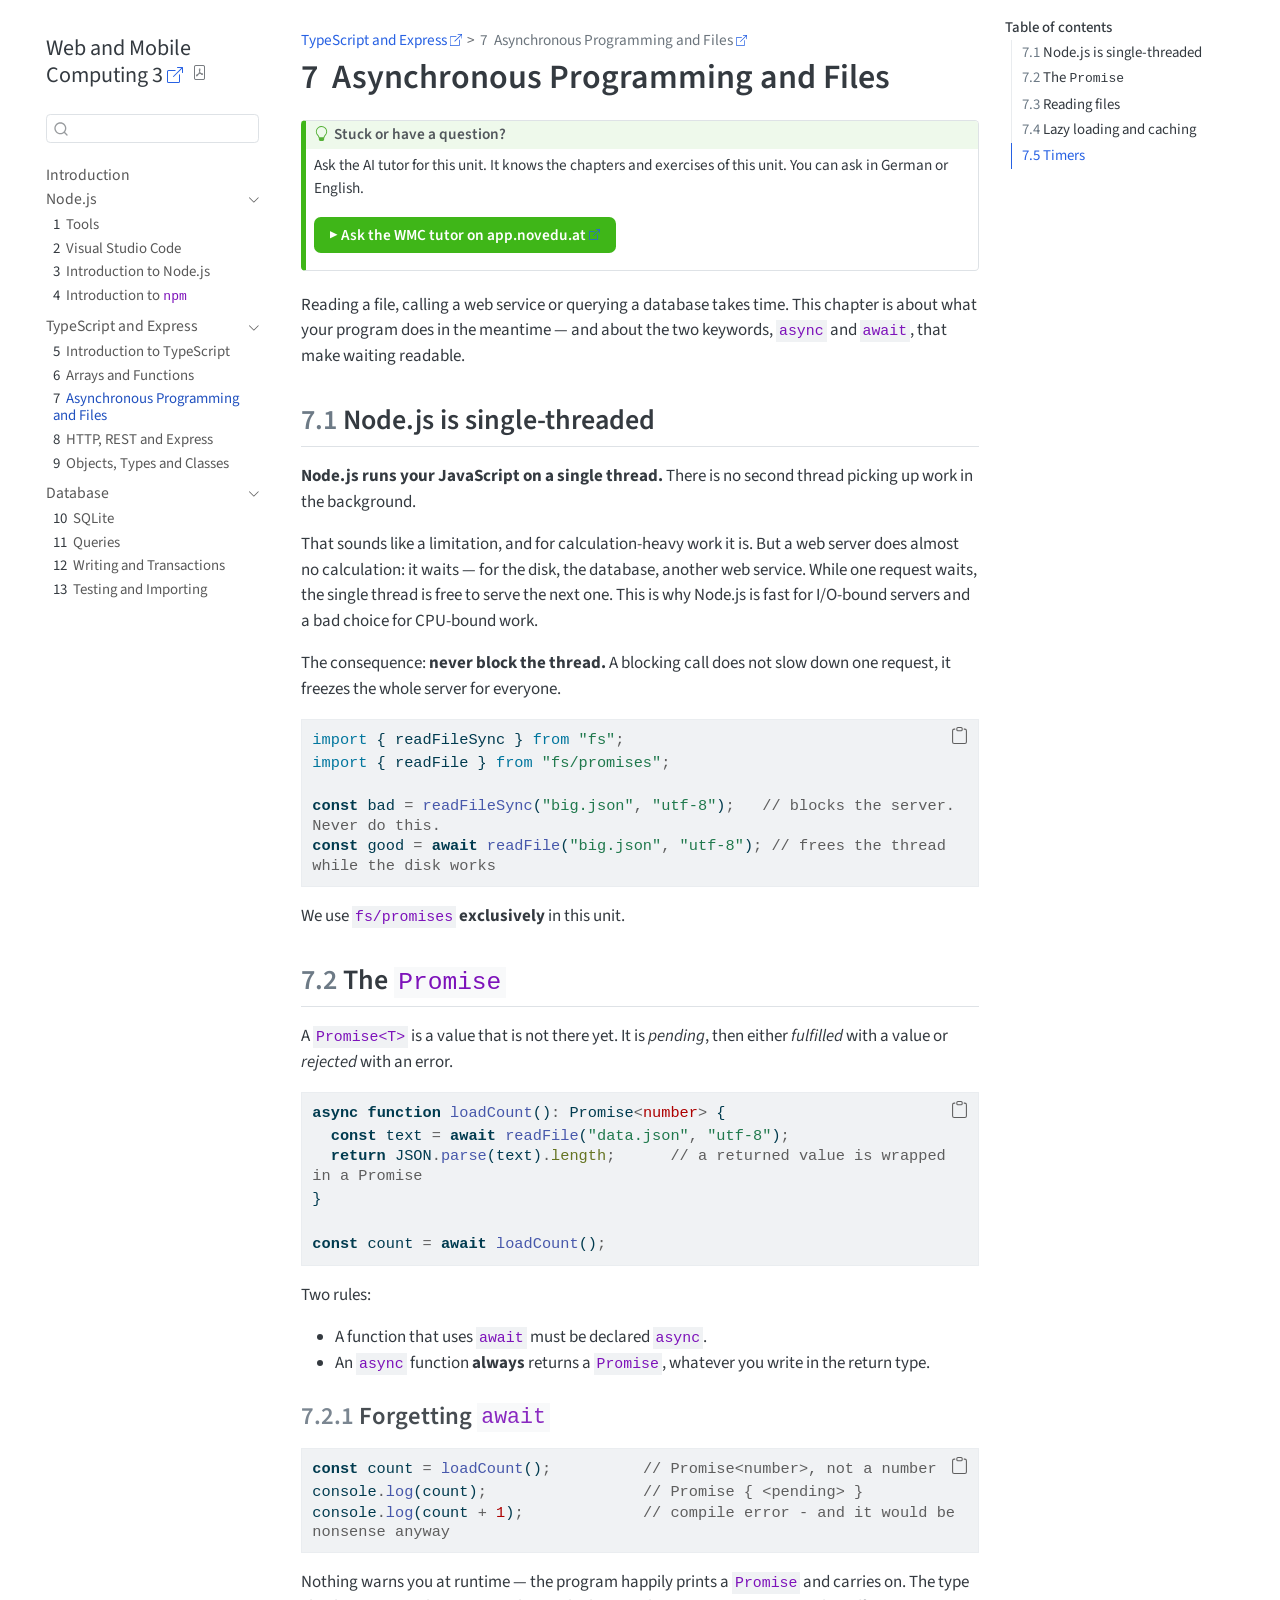
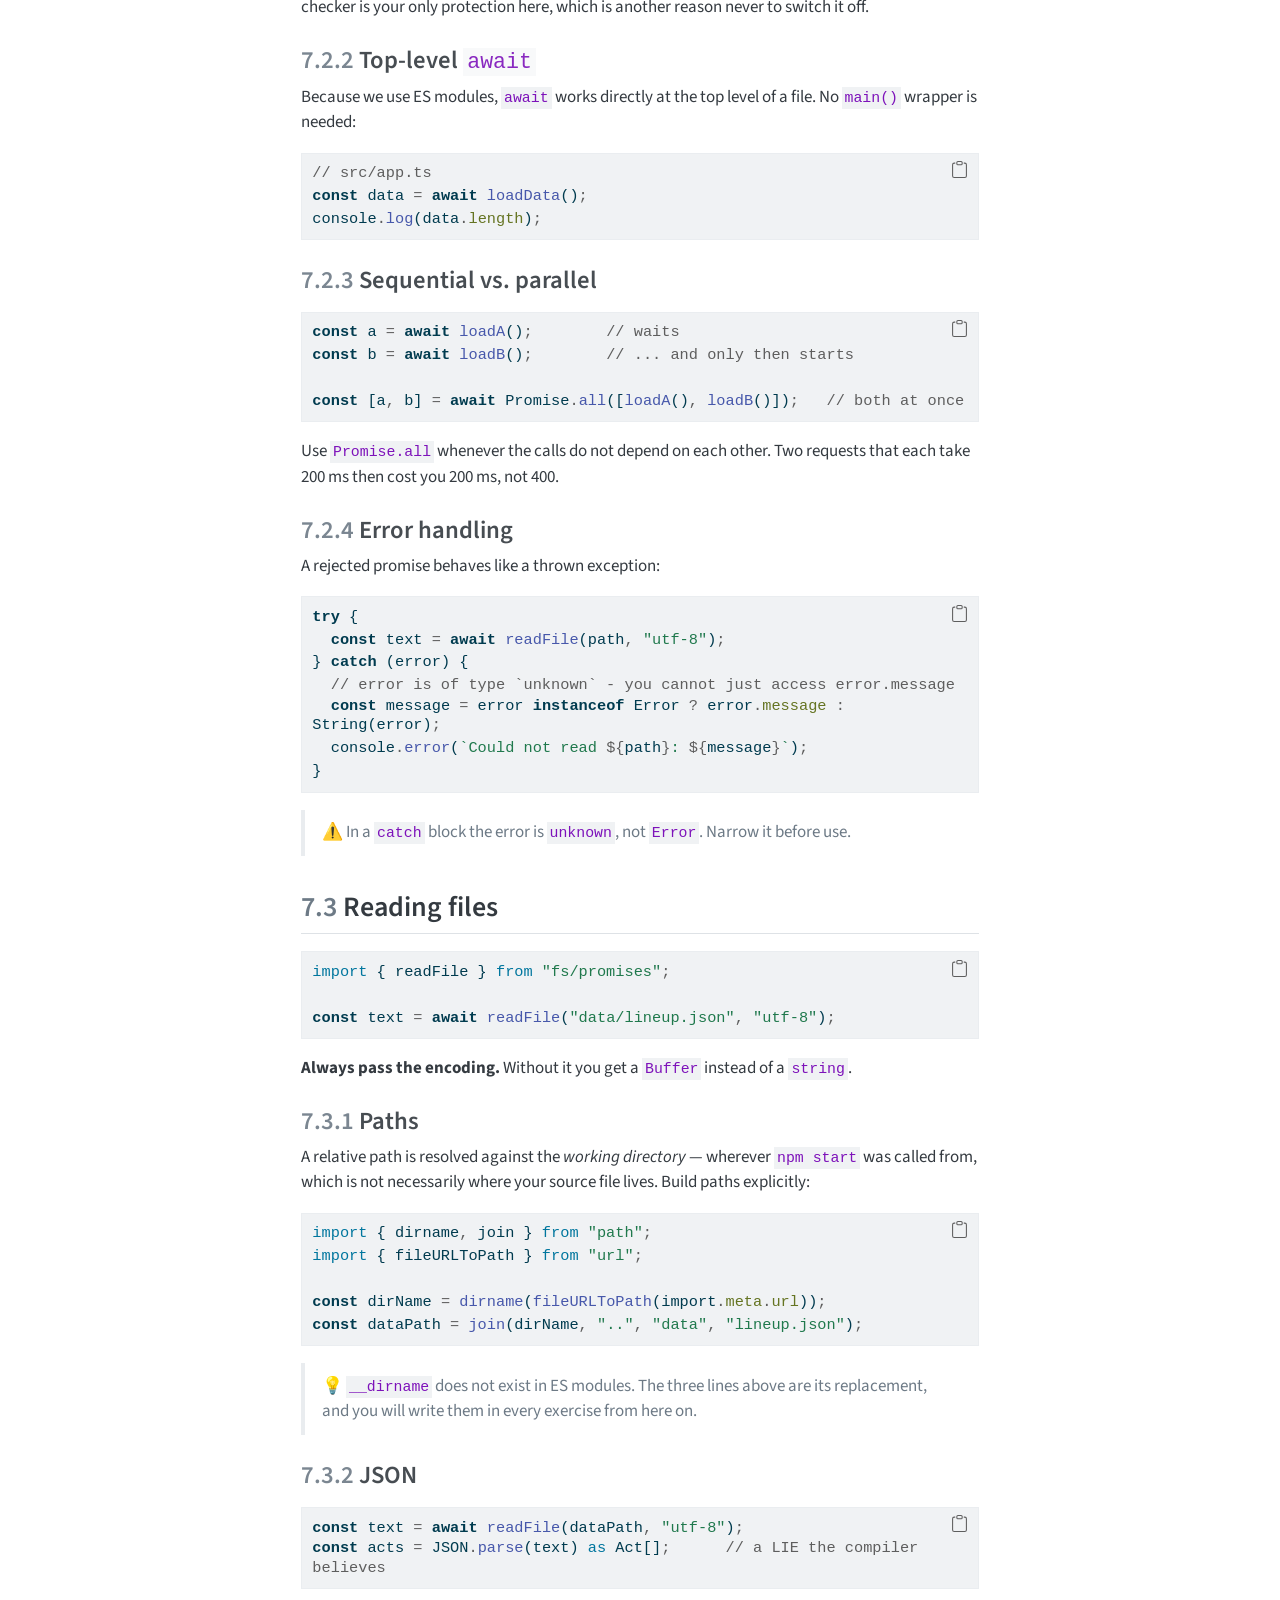
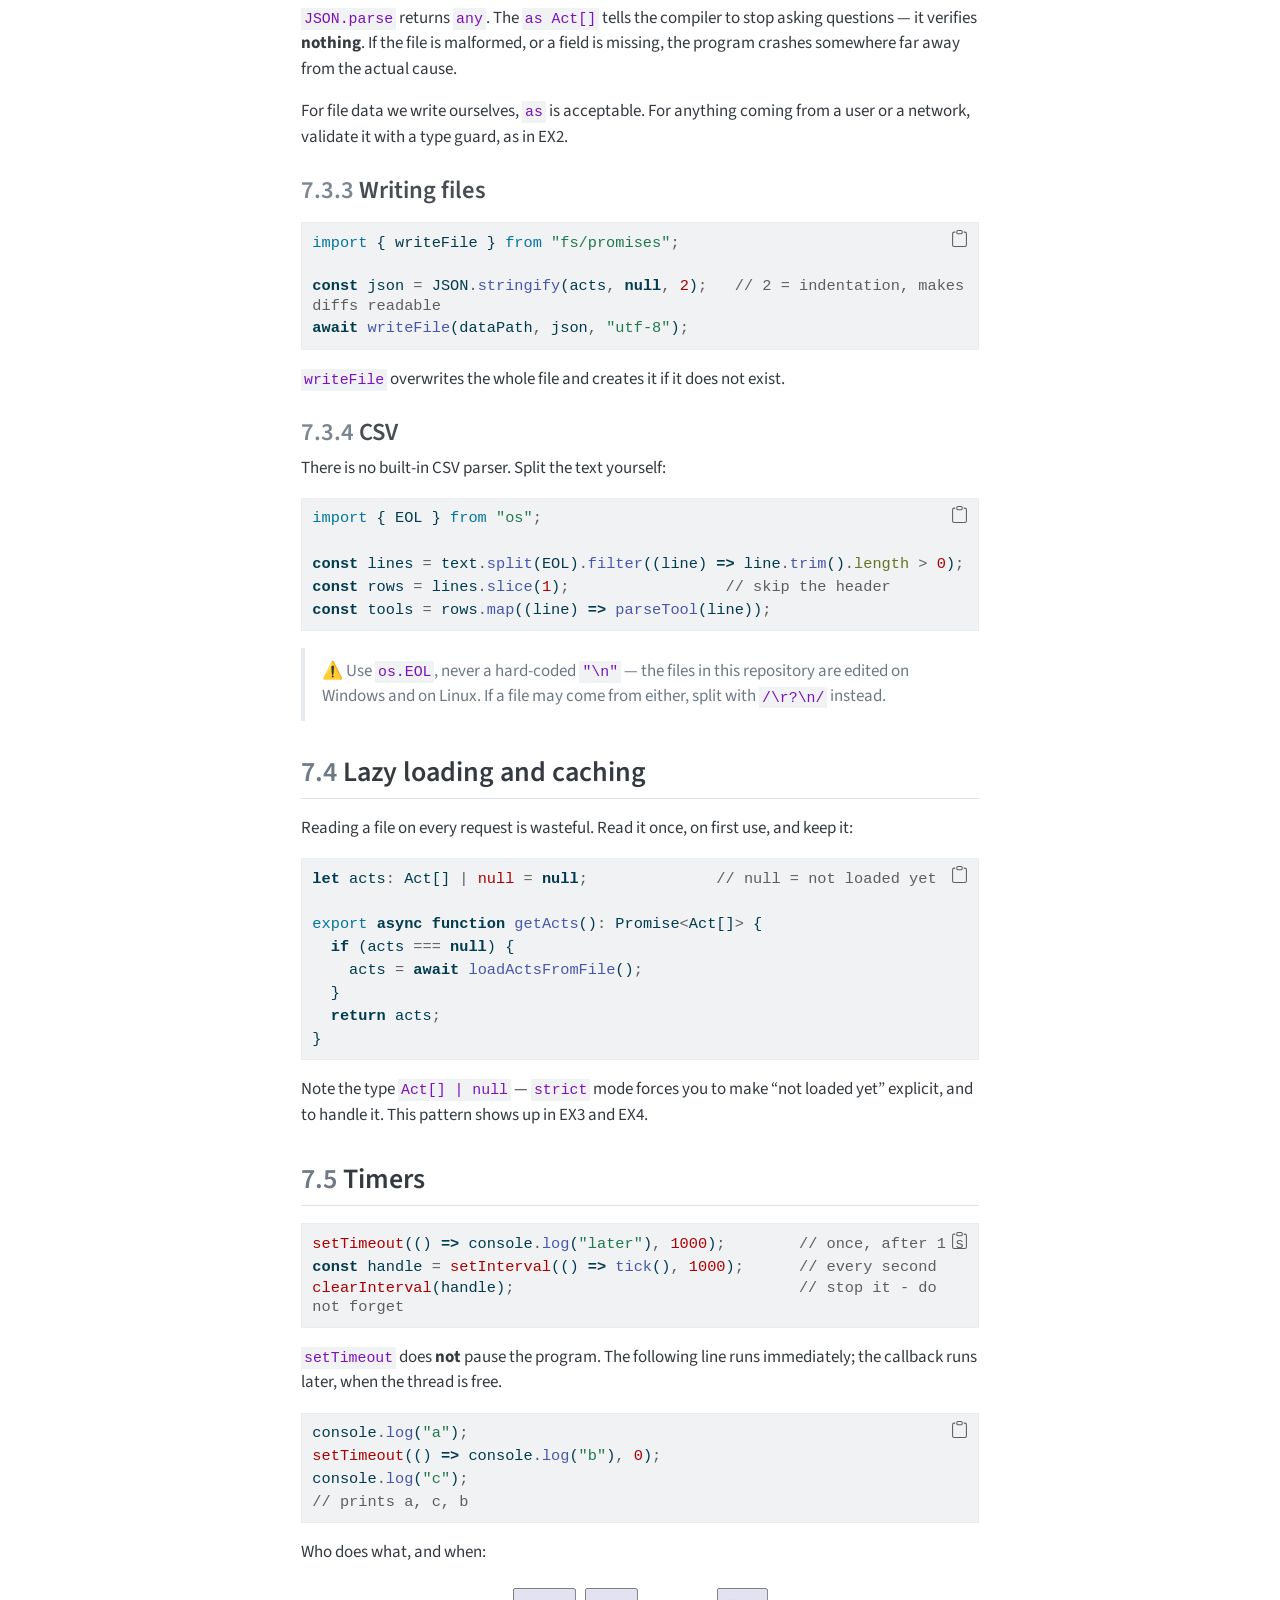
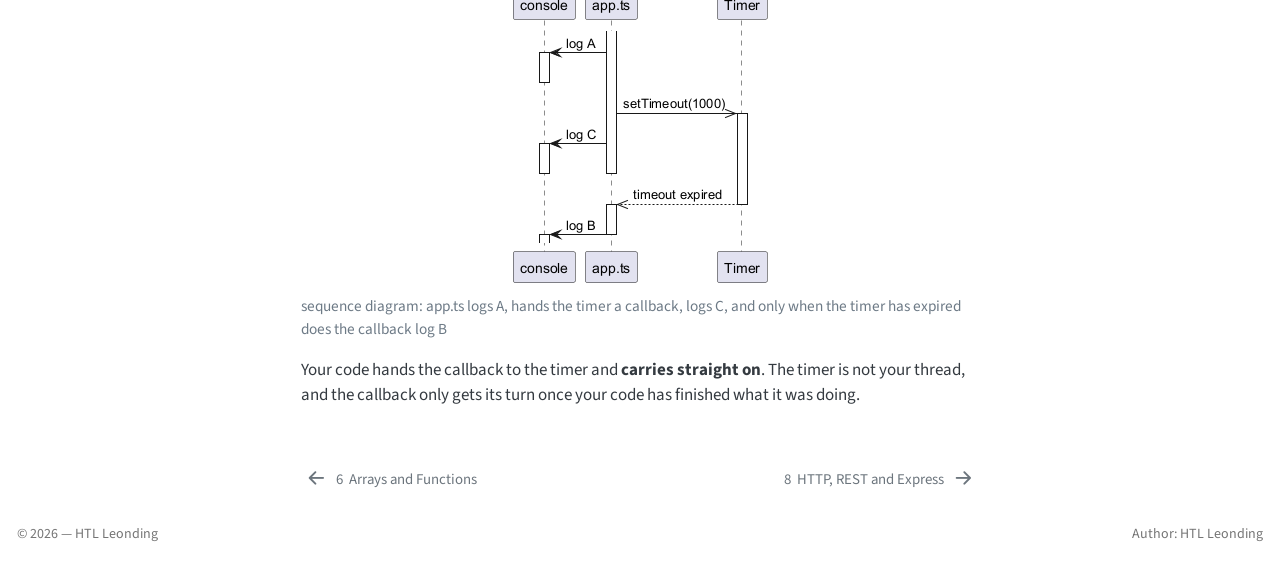
<file: content/Units/02-TypeScript-and-Express/material/03_async-and-files/README.html>
<!DOCTYPE html>
<html xmlns="http://www.w3.org/1999/xhtml" lang="en" xml:lang="en"><head>

<meta charset="utf-8">
<meta name="generator" content="quarto-1.10.18">

<meta name="viewport" content="width=device-width, initial-scale=1.0, user-scalable=yes">


<title>7&nbsp; Asynchronous Programming and Files – Web and Mobile Computing 3</title>
<style>
/* Default styles provided by pandoc.
** See https://pandoc.org/MANUAL.html#variables-for-html for config info.
*/
span.smallcaps{font-variant: small-caps;}
div.columns{display: flex; gap: 1.5em;}
div.column{flex: auto;}
@media screen {
div.columns{gap: min(4vw, 1.5em);}
div.column{overflow-x: auto;}
}
div.hanging-indent{margin-left: 1.5em; text-indent: -1.5em;}
ul.task-list{list-style: none;}
ul.task-list li input[type="checkbox"] {
  width: 0.8em;
  margin: 0 0.8em 0.2em -1em; /* quarto-specific, see https://github.com/quarto-dev/quarto-cli/issues/4556 */ 
  vertical-align: middle;
}
/* CSS for syntax highlighting */
html { -webkit-text-size-adjust: 100%; }
pre > code.sourceCode { white-space: pre; position: relative; }
pre > code.sourceCode > span { display: inline-block; line-height: 1.25; }
pre > code.sourceCode > span:empty { height: 1.2em; }
.sourceCode { overflow: visible; }
code.sourceCode > span { color: inherit; text-decoration: inherit; }
div.sourceCode { margin: 1em 0; }
pre.sourceCode { margin: 0; }
@media screen {
div.sourceCode { overflow: auto; }
}
@media print {
pre > code.sourceCode { white-space: pre-wrap; }
pre > code.sourceCode > span { text-indent: -5em; padding-left: 5em; }
}
pre.numberSource code
  { counter-reset: source-line 0; }
pre.numberSource code > span
  { position: relative; left: -4em; counter-increment: source-line; }
pre.numberSource code > span > a:first-child::before
  { content: counter(source-line);
    position: relative; left: -1em; text-align: right; vertical-align: baseline;
    border: none; display: inline-block;
    -webkit-touch-callout: none; -webkit-user-select: none;
    -khtml-user-select: none; -moz-user-select: none;
    -ms-user-select: none; user-select: none;
    padding: 0 4px; width: 4em;
  }
pre.numberSource { margin-left: 3em;  padding-left: 4px; }
div.sourceCode
  {   }
@media screen {
pre > code.sourceCode > span > a:first-child::before { text-decoration: underline; }
}
</style>


<script src="../../../../../site_libs/quarto-nav/quarto-nav.js"></script>
<script src="../../../../../site_libs/quarto-nav/headroom.min.js"></script>
<script src="../../../../../site_libs/clipboard/clipboard.min.js"></script>
<script src="../../../../../site_libs/quarto-search/autocomplete.umd.js"></script>
<script src="../../../../../site_libs/quarto-search/fuse.min.js"></script>
<script src="../../../../../site_libs/quarto-search/quarto-search.js"></script>
<meta name="quarto:offset" content="../../../../../">
<link href="../../../../../content/Units/02-TypeScript-and-Express/material/04_express-intro/README.html" rel="next">
<link href="../../../../../content/Units/02-TypeScript-and-Express/material/02_arrays-and-functions/README.html" rel="prev">
<script src="../../../../../site_libs/quarto-html/quarto.js" type="module"></script>
<script src="../../../../../site_libs/quarto-html/tabsets/tabsets.js" type="module"></script>
<script src="../../../../../site_libs/quarto-html/popper.min.js"></script>
<script src="../../../../../site_libs/quarto-html/tippy.umd.min.js"></script>
<script src="../../../../../site_libs/quarto-html/anchor.min.js"></script>
<link href="../../../../../site_libs/quarto-html/tippy.css" rel="stylesheet">
<link href="../../../../../site_libs/quarto-html/quarto-syntax-highlighting-64a204ab8560d761af7679ceaba22944.css" rel="stylesheet" id="quarto-text-highlighting-styles">
<script src="../../../../../site_libs/bootstrap/bootstrap.min.js"></script>
<link href="../../../../../site_libs/bootstrap/bootstrap-icons.css" rel="stylesheet">
<link href="../../../../../site_libs/bootstrap/bootstrap-bfe050db2283133c8854d94eaab4e9ec.min.css" rel="stylesheet" append-hash="true" id="quarto-bootstrap" data-mode="light">
<link href="../../../../../site_libs/quarto-contrib/quarto-novedu-1.0.0/novedu.css" rel="stylesheet">
<script id="quarto-search-options" type="application/json">{
  "location": "sidebar",
  "copy-button": false,
  "collapse-after": 3,
  "panel-placement": "start",
  "type": "textbox",
  "limit": 50,
  "keyboard-shortcut": [
    "f",
    "/",
    "s"
  ],
  "show-item-context": false,
  "language": {
    "search-no-results-text": "No results",
    "search-matching-documents-text": "matching documents",
    "search-copy-link-title": "Copy link to search",
    "search-hide-matches-text": "Hide additional matches",
    "search-more-match-text": "more match in this document",
    "search-more-matches-text": "more matches in this document",
    "search-clear-button-title": "Clear",
    "search-text-placeholder": "",
    "search-detached-cancel-button-title": "Cancel",
    "search-submit-button-title": "Submit",
    "search-label": "Search"
  }
}</script>
<style>html{ scroll-behavior: smooth; }</style>


<link rel="stylesheet" href="../../../../../styles.css">
</head>

<body class="nav-sidebar floating quarto-light">

<div id="quarto-search-results"></div>
  <header id="quarto-header" class="headroom fixed-top">
  <nav class="quarto-secondary-nav">
    <div class="container-fluid d-flex">
      <button type="button" class="quarto-btn-toggle btn" data-bs-toggle="collapse" role="button" data-bs-target=".quarto-sidebar-collapse-item" aria-controls="quarto-sidebar" aria-expanded="false" aria-label="Toggle sidebar navigation" onclick="if (window.quartoToggleHeadroom) { window.quartoToggleHeadroom(); }">
        <i class="bi bi-layout-text-sidebar-reverse"></i>
      </button>
        <nav class="quarto-page-breadcrumbs" aria-label="breadcrumb"><ol class="breadcrumb"><li class="breadcrumb-item"><a href="../../../../../content/Units/02-TypeScript-and-Express/material/01_typescript-intro/README.html">TypeScript and Express</a></li><li class="breadcrumb-item"><a href="../../../../../content/Units/02-TypeScript-and-Express/material/03_async-and-files/README.html"><span class="chapter-number">7</span>&nbsp; <span class="chapter-title">Asynchronous Programming and Files</span></a></li></ol></nav>
        <a class="flex-grow-1" role="navigation" data-bs-toggle="collapse" data-bs-target=".quarto-sidebar-collapse-item" aria-controls="quarto-sidebar" aria-expanded="false" aria-label="Toggle sidebar navigation" onclick="if (window.quartoToggleHeadroom) { window.quartoToggleHeadroom(); }">      
        </a>
      <button type="button" class="btn quarto-search-button" aria-label="Search" onclick="window.quartoOpenSearch();">
        <i class="bi bi-search"></i>
      </button>
    </div>
  </nav>
</header>
<!-- content -->
<div id="quarto-content" class="quarto-container page-columns page-rows-contents page-layout-article">
<!-- sidebar -->
  <nav id="quarto-sidebar" class="sidebar collapse collapse-horizontal quarto-sidebar-collapse-item sidebar-navigation floating overflow-auto">
    <div class="pt-lg-2 mt-2 text-left sidebar-header">
    <div class="sidebar-title mb-0 py-0">
      <a href="../../../../../">Web and Mobile Computing 3</a> 
        <div class="sidebar-tools-main">
    <a href="../../../../../WMC3.pdf" title="Download PDF" class="quarto-navigation-tool px-1" aria-label="Download PDF"><i class="bi bi-file-pdf"></i></a>
</div>
    </div>
      </div>
        <div class="mt-2 flex-shrink-0 align-items-center">
        <div class="sidebar-search">
        <div id="quarto-search" class="" title="Search"></div>
        </div>
        </div>
    <div class="sidebar-menu-container"> 
    <ul class="list-unstyled mt-1">
        <li class="sidebar-item">
  <div class="sidebar-item-container"> 
  <a href="../../../../../index.html" class="sidebar-item-text sidebar-link">
 <span class="menu-text">Introduction</span></a>
  </div>
</li>
        <li class="sidebar-item sidebar-item-section">
      <div class="sidebar-item-container"> 
            <a class="sidebar-item-text sidebar-link text-start" data-bs-toggle="collapse" data-bs-target="#quarto-sidebar-section-1" role="navigation" aria-expanded="true">
 <span class="menu-text">Node.js</span></a>
          <a class="sidebar-item-toggle text-start" data-bs-toggle="collapse" data-bs-target="#quarto-sidebar-section-1" role="navigation" aria-expanded="true" aria-label="Toggle section">
            <i class="bi bi-chevron-right ms-2"></i>
          </a> 
      </div>
      <ul id="quarto-sidebar-section-1" class="collapse list-unstyled sidebar-section depth1 show">  
          <li class="sidebar-item">
  <div class="sidebar-item-container"> 
  <a href="../../../../../content/Units/01-Node.js/01_tools/README.html" class="sidebar-item-text sidebar-link">
 <span class="menu-text"><span class="chapter-number">1</span>&nbsp; <span class="chapter-title">Tools</span></span></a>
  </div>
</li>
          <li class="sidebar-item">
  <div class="sidebar-item-container"> 
  <a href="../../../../../content/Units/01-Node.js/01_tools/VSCode-Extensions.html" class="sidebar-item-text sidebar-link">
 <span class="menu-text"><span class="chapter-number">2</span>&nbsp; <span class="chapter-title">Visual Studio Code</span></span></a>
  </div>
</li>
          <li class="sidebar-item">
  <div class="sidebar-item-container"> 
  <a href="../../../../../content/Units/01-Node.js/02_node/README.html" class="sidebar-item-text sidebar-link">
 <span class="menu-text"><span class="chapter-number">3</span>&nbsp; <span class="chapter-title">Introduction to Node.js</span></span></a>
  </div>
</li>
          <li class="sidebar-item">
  <div class="sidebar-item-container"> 
  <a href="../../../../../content/Units/01-Node.js/03_npm/README.html" class="sidebar-item-text sidebar-link">
 <span class="menu-text"><span class="chapter-number">4</span>&nbsp; <span class="chapter-title">Introduction to <code>npm</code></span></span></a>
  </div>
</li>
      </ul>
  </li>
        <li class="sidebar-item sidebar-item-section">
      <div class="sidebar-item-container"> 
            <a class="sidebar-item-text sidebar-link text-start" data-bs-toggle="collapse" data-bs-target="#quarto-sidebar-section-2" role="navigation" aria-expanded="true">
 <span class="menu-text">TypeScript and Express</span></a>
          <a class="sidebar-item-toggle text-start" data-bs-toggle="collapse" data-bs-target="#quarto-sidebar-section-2" role="navigation" aria-expanded="true" aria-label="Toggle section">
            <i class="bi bi-chevron-right ms-2"></i>
          </a> 
      </div>
      <ul id="quarto-sidebar-section-2" class="collapse list-unstyled sidebar-section depth1 show">  
          <li class="sidebar-item">
  <div class="sidebar-item-container"> 
  <a href="../../../../../content/Units/02-TypeScript-and-Express/material/01_typescript-intro/README.html" class="sidebar-item-text sidebar-link">
 <span class="menu-text"><span class="chapter-number">5</span>&nbsp; <span class="chapter-title">Introduction to TypeScript</span></span></a>
  </div>
</li>
          <li class="sidebar-item">
  <div class="sidebar-item-container"> 
  <a href="../../../../../content/Units/02-TypeScript-and-Express/material/02_arrays-and-functions/README.html" class="sidebar-item-text sidebar-link">
 <span class="menu-text"><span class="chapter-number">6</span>&nbsp; <span class="chapter-title">Arrays and Functions</span></span></a>
  </div>
</li>
          <li class="sidebar-item">
  <div class="sidebar-item-container"> 
  <a href="../../../../../content/Units/02-TypeScript-and-Express/material/03_async-and-files/README.html" class="sidebar-item-text sidebar-link active">
 <span class="menu-text"><span class="chapter-number">7</span>&nbsp; <span class="chapter-title">Asynchronous Programming and Files</span></span></a>
  </div>
</li>
          <li class="sidebar-item">
  <div class="sidebar-item-container"> 
  <a href="../../../../../content/Units/02-TypeScript-and-Express/material/04_express-intro/README.html" class="sidebar-item-text sidebar-link">
 <span class="menu-text"><span class="chapter-number">8</span>&nbsp; <span class="chapter-title">HTTP, REST and Express</span></span></a>
  </div>
</li>
          <li class="sidebar-item">
  <div class="sidebar-item-container"> 
  <a href="../../../../../content/Units/02-TypeScript-and-Express/material/05_objects-and-classes/README.html" class="sidebar-item-text sidebar-link">
 <span class="menu-text"><span class="chapter-number">9</span>&nbsp; <span class="chapter-title">Objects, Types and Classes</span></span></a>
  </div>
</li>
      </ul>
  </li>
        <li class="sidebar-item sidebar-item-section">
      <div class="sidebar-item-container"> 
            <a class="sidebar-item-text sidebar-link text-start" data-bs-toggle="collapse" data-bs-target="#quarto-sidebar-section-3" role="navigation" aria-expanded="true">
 <span class="menu-text">Database</span></a>
          <a class="sidebar-item-toggle text-start" data-bs-toggle="collapse" data-bs-target="#quarto-sidebar-section-3" role="navigation" aria-expanded="true" aria-label="Toggle section">
            <i class="bi bi-chevron-right ms-2"></i>
          </a> 
      </div>
      <ul id="quarto-sidebar-section-3" class="collapse list-unstyled sidebar-section depth1 show">  
          <li class="sidebar-item">
  <div class="sidebar-item-container"> 
  <a href="../../../../../content/Units/03-Database/material/01_sqlite/README.html" class="sidebar-item-text sidebar-link">
 <span class="menu-text"><span class="chapter-number">10</span>&nbsp; <span class="chapter-title">SQLite</span></span></a>
  </div>
</li>
          <li class="sidebar-item">
  <div class="sidebar-item-container"> 
  <a href="../../../../../content/Units/03-Database/material/02_queries/README.html" class="sidebar-item-text sidebar-link">
 <span class="menu-text"><span class="chapter-number">11</span>&nbsp; <span class="chapter-title">Queries</span></span></a>
  </div>
</li>
          <li class="sidebar-item">
  <div class="sidebar-item-container"> 
  <a href="../../../../../content/Units/03-Database/material/03_writing-and-transactions/README.html" class="sidebar-item-text sidebar-link">
 <span class="menu-text"><span class="chapter-number">12</span>&nbsp; <span class="chapter-title">Writing and Transactions</span></span></a>
  </div>
</li>
          <li class="sidebar-item">
  <div class="sidebar-item-container"> 
  <a href="../../../../../content/Units/03-Database/material/04_testing-and-import/README.html" class="sidebar-item-text sidebar-link">
 <span class="menu-text"><span class="chapter-number">13</span>&nbsp; <span class="chapter-title">Testing and Importing</span></span></a>
  </div>
</li>
      </ul>
  </li>
    </ul>
    </div>
</nav>
<div id="quarto-sidebar-glass" class="quarto-sidebar-collapse-item" data-bs-toggle="collapse" data-bs-target=".quarto-sidebar-collapse-item"></div>
<!-- margin-sidebar -->
    <div id="quarto-margin-sidebar" class="sidebar margin-sidebar">
        <nav id="TOC" role="doc-toc" class="toc-active">
    <h2 id="toc-title">Table of contents</h2>
   
  <ul>
  <li><a href="#node.js-is-single-threaded" id="toc-node.js-is-single-threaded" class="nav-link active" data-scroll-target="#node.js-is-single-threaded"><span class="header-section-number">7.1</span> Node.js is single-threaded</a></li>
  <li><a href="#the-promise" id="toc-the-promise" class="nav-link" data-scroll-target="#the-promise"><span class="header-section-number">7.2</span> The <code>Promise</code></a>
  <ul class="collapse">
  <li><a href="#forgetting-await" id="toc-forgetting-await" class="nav-link" data-scroll-target="#forgetting-await"><span class="header-section-number">7.2.1</span> Forgetting <code>await</code></a></li>
  <li><a href="#top-level-await" id="toc-top-level-await" class="nav-link" data-scroll-target="#top-level-await"><span class="header-section-number">7.2.2</span> Top-level <code>await</code></a></li>
  <li><a href="#sequential-vs.-parallel" id="toc-sequential-vs.-parallel" class="nav-link" data-scroll-target="#sequential-vs.-parallel"><span class="header-section-number">7.2.3</span> Sequential vs.&nbsp;parallel</a></li>
  <li><a href="#error-handling" id="toc-error-handling" class="nav-link" data-scroll-target="#error-handling"><span class="header-section-number">7.2.4</span> Error handling</a></li>
  </ul></li>
  <li><a href="#reading-files" id="toc-reading-files" class="nav-link" data-scroll-target="#reading-files"><span class="header-section-number">7.3</span> Reading files</a>
  <ul class="collapse">
  <li><a href="#paths" id="toc-paths" class="nav-link" data-scroll-target="#paths"><span class="header-section-number">7.3.1</span> Paths</a></li>
  <li><a href="#json" id="toc-json" class="nav-link" data-scroll-target="#json"><span class="header-section-number">7.3.2</span> JSON</a></li>
  <li><a href="#writing-files" id="toc-writing-files" class="nav-link" data-scroll-target="#writing-files"><span class="header-section-number">7.3.3</span> Writing files</a></li>
  <li><a href="#csv" id="toc-csv" class="nav-link" data-scroll-target="#csv"><span class="header-section-number">7.3.4</span> CSV</a></li>
  </ul></li>
  <li><a href="#lazy-loading-and-caching" id="toc-lazy-loading-and-caching" class="nav-link" data-scroll-target="#lazy-loading-and-caching"><span class="header-section-number">7.4</span> Lazy loading and caching</a></li>
  <li><a href="#timers" id="toc-timers" class="nav-link" data-scroll-target="#timers"><span class="header-section-number">7.5</span> Timers</a></li>
  </ul>
</nav>
    </div>
<!-- main -->
<main class="content" id="quarto-document-content">

<header id="title-block-header" class="quarto-title-block default"><nav class="quarto-page-breadcrumbs quarto-title-breadcrumbs d-none d-lg-block" aria-label="breadcrumb"><ol class="breadcrumb"><li class="breadcrumb-item"><a href="../../../../../content/Units/02-TypeScript-and-Express/material/01_typescript-intro/README.html">TypeScript and Express</a></li><li class="breadcrumb-item"><a href="../../../../../content/Units/02-TypeScript-and-Express/material/03_async-and-files/README.html"><span class="chapter-number">7</span>&nbsp; <span class="chapter-title">Asynchronous Programming and Files</span></a></li></ol></nav>
<div class="quarto-title">
<h1 class="title"><span class="chapter-number">7</span>&nbsp; <span class="chapter-title">Asynchronous Programming and Files</span></h1>
</div>



<div class="quarto-title-meta">

    
  
    
  </div>
  


</header>


<div class="callout callout-style-default callout-tip callout-titled">
<div class="callout-header d-flex align-content-center">
<div class="callout-icon-container">
<i class="callout-icon"></i>
</div>
<div class="callout-title-container flex-fill">
<span class="screen-reader-only">Tip</span>Stuck or have a question?
</div>
</div>
<div class="callout-body-container callout-body">
<p>Ask the AI tutor for this unit. It knows the chapters and exercises of this unit. You can ask in German or English.</p>
<div class="novedu-cta novedu-cta-tutor">
<p><a href="https://app.novedu.at/uc8xynhvzp">▶ Ask the WMC tutor on app.novedu.at</a></p>
</div>
</div>
</div>
<p>Reading a file, calling a web service or querying a database takes time. This chapter is about what your program does in the meantime — and about the two keywords, <code>async</code> and <code>await</code>, that make waiting readable.</p>
<section id="node.js-is-single-threaded" class="level2" data-number="7.1">
<h2 data-number="7.1" class="anchored" data-anchor-id="node.js-is-single-threaded"><span class="header-section-number">7.1</span> Node.js is single-threaded</h2>
<p><strong>Node.js runs your JavaScript on a single thread.</strong> There is no second thread picking up work in the background.</p>
<p>That sounds like a limitation, and for calculation-heavy work it is. But a web server does almost no calculation: it waits — for the disk, the database, another web service. While one request waits, the single thread is free to serve the next one. This is why Node.js is fast for I/O-bound servers and a bad choice for CPU-bound work.</p>
<p>The consequence: <strong>never block the thread.</strong> A blocking call does not slow down one request, it freezes the whole server for everyone.</p>
<div class="code-copy-outer-scaffold"><div class="sourceCode" id="cb1"><pre class="sourceCode typescript code-with-copy"><code class="sourceCode typescript"><span id="cb1-1"><a href="#cb1-1" aria-hidden="true" tabindex="-1"></a><span class="im">import</span> { readFileSync } <span class="im">from</span> <span class="st">"fs"</span><span class="op">;</span></span>
<span id="cb1-2"><a href="#cb1-2" aria-hidden="true" tabindex="-1"></a><span class="im">import</span> { readFile } <span class="im">from</span> <span class="st">"fs/promises"</span><span class="op">;</span></span>
<span id="cb1-3"><a href="#cb1-3" aria-hidden="true" tabindex="-1"></a></span>
<span id="cb1-4"><a href="#cb1-4" aria-hidden="true" tabindex="-1"></a><span class="kw">const</span> bad <span class="op">=</span> <span class="fu">readFileSync</span>(<span class="st">"big.json"</span><span class="op">,</span> <span class="st">"utf-8"</span>)<span class="op">;</span>   <span class="co">// blocks the server. Never do this.</span></span>
<span id="cb1-5"><a href="#cb1-5" aria-hidden="true" tabindex="-1"></a><span class="kw">const</span> good <span class="op">=</span> <span class="cf">await</span> <span class="fu">readFile</span>(<span class="st">"big.json"</span><span class="op">,</span> <span class="st">"utf-8"</span>)<span class="op">;</span> <span class="co">// frees the thread while the disk works</span></span></code></pre></div><button title="Copy to Clipboard" class="code-copy-button"><i class="bi"></i></button></div>
<p>We use <code>fs/promises</code> <strong>exclusively</strong> in this unit.</p>
</section>
<section id="the-promise" class="level2" data-number="7.2">
<h2 data-number="7.2" class="anchored" data-anchor-id="the-promise"><span class="header-section-number">7.2</span> The <code>Promise</code></h2>
<p>A <code>Promise&lt;T&gt;</code> is a value that is not there yet. It is <em>pending</em>, then either <em>fulfilled</em> with a value or <em>rejected</em> with an error.</p>
<div class="code-copy-outer-scaffold"><div class="sourceCode" id="cb2"><pre class="sourceCode typescript code-with-copy"><code class="sourceCode typescript"><span id="cb2-1"><a href="#cb2-1" aria-hidden="true" tabindex="-1"></a><span class="kw">async</span> <span class="kw">function</span> <span class="fu">loadCount</span>()<span class="op">:</span> <span class="bu">Promise</span><span class="op">&lt;</span><span class="dt">number</span><span class="op">&gt;</span> {</span>
<span id="cb2-2"><a href="#cb2-2" aria-hidden="true" tabindex="-1"></a>  <span class="kw">const</span> text <span class="op">=</span> <span class="cf">await</span> <span class="fu">readFile</span>(<span class="st">"data.json"</span><span class="op">,</span> <span class="st">"utf-8"</span>)<span class="op">;</span></span>
<span id="cb2-3"><a href="#cb2-3" aria-hidden="true" tabindex="-1"></a>  <span class="cf">return</span> <span class="bu">JSON</span><span class="op">.</span><span class="fu">parse</span>(text)<span class="op">.</span><span class="at">length</span><span class="op">;</span>      <span class="co">// a returned value is wrapped in a Promise</span></span>
<span id="cb2-4"><a href="#cb2-4" aria-hidden="true" tabindex="-1"></a>}</span>
<span id="cb2-5"><a href="#cb2-5" aria-hidden="true" tabindex="-1"></a></span>
<span id="cb2-6"><a href="#cb2-6" aria-hidden="true" tabindex="-1"></a><span class="kw">const</span> count <span class="op">=</span> <span class="cf">await</span> <span class="fu">loadCount</span>()<span class="op">;</span></span></code></pre></div><button title="Copy to Clipboard" class="code-copy-button"><i class="bi"></i></button></div>
<p>Two rules:</p>
<ul>
<li>A function that uses <code>await</code> must be declared <code>async</code>.</li>
<li>An <code>async</code> function <strong>always</strong> returns a <code>Promise</code>, whatever you write in the return type.</li>
</ul>
<section id="forgetting-await" class="level3" data-number="7.2.1">
<h3 data-number="7.2.1" class="anchored" data-anchor-id="forgetting-await"><span class="header-section-number">7.2.1</span> Forgetting <code>await</code></h3>
<div class="code-copy-outer-scaffold"><div class="sourceCode" id="cb3"><pre class="sourceCode typescript code-with-copy"><code class="sourceCode typescript"><span id="cb3-1"><a href="#cb3-1" aria-hidden="true" tabindex="-1"></a><span class="kw">const</span> count <span class="op">=</span> <span class="fu">loadCount</span>()<span class="op">;</span>          <span class="co">// Promise&lt;number&gt;, not a number</span></span>
<span id="cb3-2"><a href="#cb3-2" aria-hidden="true" tabindex="-1"></a><span class="bu">console</span><span class="op">.</span><span class="fu">log</span>(count)<span class="op">;</span>                 <span class="co">// Promise { &lt;pending&gt; }</span></span>
<span id="cb3-3"><a href="#cb3-3" aria-hidden="true" tabindex="-1"></a><span class="bu">console</span><span class="op">.</span><span class="fu">log</span>(count <span class="op">+</span> <span class="dv">1</span>)<span class="op">;</span>             <span class="co">// compile error - and it would be nonsense anyway</span></span></code></pre></div><button title="Copy to Clipboard" class="code-copy-button"><i class="bi"></i></button></div>
<p>Nothing warns you at runtime — the program happily prints a <code>Promise</code> and carries on. The type checker is your only protection here, which is another reason never to switch it off.</p>
</section>
<section id="top-level-await" class="level3" data-number="7.2.2">
<h3 data-number="7.2.2" class="anchored" data-anchor-id="top-level-await"><span class="header-section-number">7.2.2</span> Top-level <code>await</code></h3>
<p>Because we use ES modules, <code>await</code> works directly at the top level of a file. No <code>main()</code> wrapper is needed:</p>
<div class="code-copy-outer-scaffold"><div class="sourceCode" id="cb4"><pre class="sourceCode typescript code-with-copy"><code class="sourceCode typescript"><span id="cb4-1"><a href="#cb4-1" aria-hidden="true" tabindex="-1"></a><span class="co">// src/app.ts</span></span>
<span id="cb4-2"><a href="#cb4-2" aria-hidden="true" tabindex="-1"></a><span class="kw">const</span> data <span class="op">=</span> <span class="cf">await</span> <span class="fu">loadData</span>()<span class="op">;</span></span>
<span id="cb4-3"><a href="#cb4-3" aria-hidden="true" tabindex="-1"></a><span class="bu">console</span><span class="op">.</span><span class="fu">log</span>(data<span class="op">.</span><span class="at">length</span>)<span class="op">;</span></span></code></pre></div><button title="Copy to Clipboard" class="code-copy-button"><i class="bi"></i></button></div>
</section>
<section id="sequential-vs.-parallel" class="level3" data-number="7.2.3">
<h3 data-number="7.2.3" class="anchored" data-anchor-id="sequential-vs.-parallel"><span class="header-section-number">7.2.3</span> Sequential vs.&nbsp;parallel</h3>
<div class="code-copy-outer-scaffold"><div class="sourceCode" id="cb5"><pre class="sourceCode typescript code-with-copy"><code class="sourceCode typescript"><span id="cb5-1"><a href="#cb5-1" aria-hidden="true" tabindex="-1"></a><span class="kw">const</span> a <span class="op">=</span> <span class="cf">await</span> <span class="fu">loadA</span>()<span class="op">;</span>        <span class="co">// waits</span></span>
<span id="cb5-2"><a href="#cb5-2" aria-hidden="true" tabindex="-1"></a><span class="kw">const</span> b <span class="op">=</span> <span class="cf">await</span> <span class="fu">loadB</span>()<span class="op">;</span>        <span class="co">// ... and only then starts</span></span>
<span id="cb5-3"><a href="#cb5-3" aria-hidden="true" tabindex="-1"></a></span>
<span id="cb5-4"><a href="#cb5-4" aria-hidden="true" tabindex="-1"></a><span class="kw">const</span> [a<span class="op">,</span> b] <span class="op">=</span> <span class="cf">await</span> <span class="bu">Promise</span><span class="op">.</span><span class="fu">all</span>([<span class="fu">loadA</span>()<span class="op">,</span> <span class="fu">loadB</span>()])<span class="op">;</span>   <span class="co">// both at once</span></span></code></pre></div><button title="Copy to Clipboard" class="code-copy-button"><i class="bi"></i></button></div>
<p>Use <code>Promise.all</code> whenever the calls do not depend on each other. Two requests that each take 200 ms then cost you 200 ms, not 400.</p>
</section>
<section id="error-handling" class="level3" data-number="7.2.4">
<h3 data-number="7.2.4" class="anchored" data-anchor-id="error-handling"><span class="header-section-number">7.2.4</span> Error handling</h3>
<p>A rejected promise behaves like a thrown exception:</p>
<div class="code-copy-outer-scaffold"><div class="sourceCode" id="cb6"><pre class="sourceCode typescript code-with-copy"><code class="sourceCode typescript"><span id="cb6-1"><a href="#cb6-1" aria-hidden="true" tabindex="-1"></a><span class="cf">try</span> {</span>
<span id="cb6-2"><a href="#cb6-2" aria-hidden="true" tabindex="-1"></a>  <span class="kw">const</span> text <span class="op">=</span> <span class="cf">await</span> <span class="fu">readFile</span>(path<span class="op">,</span> <span class="st">"utf-8"</span>)<span class="op">;</span></span>
<span id="cb6-3"><a href="#cb6-3" aria-hidden="true" tabindex="-1"></a>} <span class="cf">catch</span> (error) {</span>
<span id="cb6-4"><a href="#cb6-4" aria-hidden="true" tabindex="-1"></a>  <span class="co">// error is of type `unknown` - you cannot just access error.message</span></span>
<span id="cb6-5"><a href="#cb6-5" aria-hidden="true" tabindex="-1"></a>  <span class="kw">const</span> message <span class="op">=</span> error <span class="kw">instanceof</span> <span class="bu">Error</span> <span class="op">?</span> error<span class="op">.</span><span class="at">message</span> <span class="op">:</span> <span class="bu">String</span>(error)<span class="op">;</span></span>
<span id="cb6-6"><a href="#cb6-6" aria-hidden="true" tabindex="-1"></a>  <span class="bu">console</span><span class="op">.</span><span class="fu">error</span>(<span class="vs">`Could not read </span><span class="sc">${</span>path<span class="sc">}</span><span class="vs">: </span><span class="sc">${</span>message<span class="sc">}</span><span class="vs">`</span>)<span class="op">;</span></span>
<span id="cb6-7"><a href="#cb6-7" aria-hidden="true" tabindex="-1"></a>}</span></code></pre></div><button title="Copy to Clipboard" class="code-copy-button"><i class="bi"></i></button></div>
<blockquote class="blockquote">
<p><span class="emoji" data-emoji="warning">⚠️</span> In a <code>catch</code> block the error is <code>unknown</code>, not <code>Error</code>. Narrow it before use.</p>
</blockquote>
</section>
</section>
<section id="reading-files" class="level2" data-number="7.3">
<h2 data-number="7.3" class="anchored" data-anchor-id="reading-files"><span class="header-section-number">7.3</span> Reading files</h2>
<div class="code-copy-outer-scaffold"><div class="sourceCode" id="cb7"><pre class="sourceCode typescript code-with-copy"><code class="sourceCode typescript"><span id="cb7-1"><a href="#cb7-1" aria-hidden="true" tabindex="-1"></a><span class="im">import</span> { readFile } <span class="im">from</span> <span class="st">"fs/promises"</span><span class="op">;</span></span>
<span id="cb7-2"><a href="#cb7-2" aria-hidden="true" tabindex="-1"></a></span>
<span id="cb7-3"><a href="#cb7-3" aria-hidden="true" tabindex="-1"></a><span class="kw">const</span> text <span class="op">=</span> <span class="cf">await</span> <span class="fu">readFile</span>(<span class="st">"data/lineup.json"</span><span class="op">,</span> <span class="st">"utf-8"</span>)<span class="op">;</span></span></code></pre></div><button title="Copy to Clipboard" class="code-copy-button"><i class="bi"></i></button></div>
<p><strong>Always pass the encoding.</strong> Without it you get a <code>Buffer</code> instead of a <code>string</code>.</p>
<section id="paths" class="level3" data-number="7.3.1">
<h3 data-number="7.3.1" class="anchored" data-anchor-id="paths"><span class="header-section-number">7.3.1</span> Paths</h3>
<p>A relative path is resolved against the <em>working directory</em> — wherever <code>npm start</code> was called from, which is not necessarily where your source file lives. Build paths explicitly:</p>
<div class="code-copy-outer-scaffold"><div class="sourceCode" id="cb8"><pre class="sourceCode typescript code-with-copy"><code class="sourceCode typescript"><span id="cb8-1"><a href="#cb8-1" aria-hidden="true" tabindex="-1"></a><span class="im">import</span> { dirname<span class="op">,</span> join } <span class="im">from</span> <span class="st">"path"</span><span class="op">;</span></span>
<span id="cb8-2"><a href="#cb8-2" aria-hidden="true" tabindex="-1"></a><span class="im">import</span> { fileURLToPath } <span class="im">from</span> <span class="st">"url"</span><span class="op">;</span></span>
<span id="cb8-3"><a href="#cb8-3" aria-hidden="true" tabindex="-1"></a></span>
<span id="cb8-4"><a href="#cb8-4" aria-hidden="true" tabindex="-1"></a><span class="kw">const</span> dirName <span class="op">=</span> <span class="fu">dirname</span>(<span class="fu">fileURLToPath</span>(import<span class="op">.</span><span class="at">meta</span><span class="op">.</span><span class="at">url</span>))<span class="op">;</span></span>
<span id="cb8-5"><a href="#cb8-5" aria-hidden="true" tabindex="-1"></a><span class="kw">const</span> dataPath <span class="op">=</span> <span class="fu">join</span>(dirName<span class="op">,</span> <span class="st">".."</span><span class="op">,</span> <span class="st">"data"</span><span class="op">,</span> <span class="st">"lineup.json"</span>)<span class="op">;</span></span></code></pre></div><button title="Copy to Clipboard" class="code-copy-button"><i class="bi"></i></button></div>
<blockquote class="blockquote">
<p><span class="emoji" data-emoji="bulb">💡</span> <code>__dirname</code> does not exist in ES modules. The three lines above are its replacement, and you will write them in every exercise from here on.</p>
</blockquote>
</section>
<section id="json" class="level3" data-number="7.3.2">
<h3 data-number="7.3.2" class="anchored" data-anchor-id="json"><span class="header-section-number">7.3.2</span> JSON</h3>
<div class="code-copy-outer-scaffold"><div class="sourceCode" id="cb9"><pre class="sourceCode typescript code-with-copy"><code class="sourceCode typescript"><span id="cb9-1"><a href="#cb9-1" aria-hidden="true" tabindex="-1"></a><span class="kw">const</span> text <span class="op">=</span> <span class="cf">await</span> <span class="fu">readFile</span>(dataPath<span class="op">,</span> <span class="st">"utf-8"</span>)<span class="op">;</span></span>
<span id="cb9-2"><a href="#cb9-2" aria-hidden="true" tabindex="-1"></a><span class="kw">const</span> acts <span class="op">=</span> <span class="bu">JSON</span><span class="op">.</span><span class="fu">parse</span>(text) <span class="im">as</span> Act[]<span class="op">;</span>      <span class="co">// a LIE the compiler believes</span></span></code></pre></div><button title="Copy to Clipboard" class="code-copy-button"><i class="bi"></i></button></div>
<p><code>JSON.parse</code> returns <code>any</code>. The <code>as Act[]</code> tells the compiler to stop asking questions — it verifies <strong>nothing</strong>. If the file is malformed, or a field is missing, the program crashes somewhere far away from the actual cause.</p>
<p>For file data we write ourselves, <code>as</code> is acceptable. For anything coming from a user or a network, validate it with a type guard, as in EX2.</p>
</section>
<section id="writing-files" class="level3" data-number="7.3.3">
<h3 data-number="7.3.3" class="anchored" data-anchor-id="writing-files"><span class="header-section-number">7.3.3</span> Writing files</h3>
<div class="code-copy-outer-scaffold"><div class="sourceCode" id="cb10"><pre class="sourceCode typescript code-with-copy"><code class="sourceCode typescript"><span id="cb10-1"><a href="#cb10-1" aria-hidden="true" tabindex="-1"></a><span class="im">import</span> { writeFile } <span class="im">from</span> <span class="st">"fs/promises"</span><span class="op">;</span></span>
<span id="cb10-2"><a href="#cb10-2" aria-hidden="true" tabindex="-1"></a></span>
<span id="cb10-3"><a href="#cb10-3" aria-hidden="true" tabindex="-1"></a><span class="kw">const</span> json <span class="op">=</span> <span class="bu">JSON</span><span class="op">.</span><span class="fu">stringify</span>(acts<span class="op">,</span> <span class="kw">null</span><span class="op">,</span> <span class="dv">2</span>)<span class="op">;</span>   <span class="co">// 2 = indentation, makes diffs readable</span></span>
<span id="cb10-4"><a href="#cb10-4" aria-hidden="true" tabindex="-1"></a><span class="cf">await</span> <span class="fu">writeFile</span>(dataPath<span class="op">,</span> json<span class="op">,</span> <span class="st">"utf-8"</span>)<span class="op">;</span></span></code></pre></div><button title="Copy to Clipboard" class="code-copy-button"><i class="bi"></i></button></div>
<p><code>writeFile</code> overwrites the whole file and creates it if it does not exist.</p>
</section>
<section id="csv" class="level3" data-number="7.3.4">
<h3 data-number="7.3.4" class="anchored" data-anchor-id="csv"><span class="header-section-number">7.3.4</span> CSV</h3>
<p>There is no built-in CSV parser. Split the text yourself:</p>
<div class="code-copy-outer-scaffold"><div class="sourceCode" id="cb11"><pre class="sourceCode typescript code-with-copy"><code class="sourceCode typescript"><span id="cb11-1"><a href="#cb11-1" aria-hidden="true" tabindex="-1"></a><span class="im">import</span> { EOL } <span class="im">from</span> <span class="st">"os"</span><span class="op">;</span></span>
<span id="cb11-2"><a href="#cb11-2" aria-hidden="true" tabindex="-1"></a></span>
<span id="cb11-3"><a href="#cb11-3" aria-hidden="true" tabindex="-1"></a><span class="kw">const</span> lines <span class="op">=</span> text<span class="op">.</span><span class="fu">split</span>(EOL)<span class="op">.</span><span class="fu">filter</span>((line) <span class="kw">=&gt;</span> line<span class="op">.</span><span class="fu">trim</span>()<span class="op">.</span><span class="at">length</span> <span class="op">&gt;</span> <span class="dv">0</span>)<span class="op">;</span></span>
<span id="cb11-4"><a href="#cb11-4" aria-hidden="true" tabindex="-1"></a><span class="kw">const</span> rows <span class="op">=</span> lines<span class="op">.</span><span class="fu">slice</span>(<span class="dv">1</span>)<span class="op">;</span>                 <span class="co">// skip the header</span></span>
<span id="cb11-5"><a href="#cb11-5" aria-hidden="true" tabindex="-1"></a><span class="kw">const</span> tools <span class="op">=</span> rows<span class="op">.</span><span class="fu">map</span>((line) <span class="kw">=&gt;</span> <span class="fu">parseTool</span>(line))<span class="op">;</span></span></code></pre></div><button title="Copy to Clipboard" class="code-copy-button"><i class="bi"></i></button></div>
<blockquote class="blockquote">
<p><span class="emoji" data-emoji="warning">⚠️</span> Use <code>os.EOL</code>, never a hard-coded <code>"\n"</code> — the files in this repository are edited on Windows and on Linux. If a file may come from either, split with <code>/\r?\n/</code> instead.</p>
</blockquote>
</section>
</section>
<section id="lazy-loading-and-caching" class="level2" data-number="7.4">
<h2 data-number="7.4" class="anchored" data-anchor-id="lazy-loading-and-caching"><span class="header-section-number">7.4</span> Lazy loading and caching</h2>
<p>Reading a file on every request is wasteful. Read it once, on first use, and keep it:</p>
<div class="code-copy-outer-scaffold"><div class="sourceCode" id="cb12"><pre class="sourceCode typescript code-with-copy"><code class="sourceCode typescript"><span id="cb12-1"><a href="#cb12-1" aria-hidden="true" tabindex="-1"></a><span class="kw">let</span> acts<span class="op">:</span> Act[] <span class="op">|</span> <span class="dt">null</span> <span class="op">=</span> <span class="kw">null</span><span class="op">;</span>              <span class="co">// null = not loaded yet</span></span>
<span id="cb12-2"><a href="#cb12-2" aria-hidden="true" tabindex="-1"></a></span>
<span id="cb12-3"><a href="#cb12-3" aria-hidden="true" tabindex="-1"></a><span class="im">export</span> <span class="kw">async</span> <span class="kw">function</span> <span class="fu">getActs</span>()<span class="op">:</span> <span class="bu">Promise</span><span class="op">&lt;</span>Act[]<span class="op">&gt;</span> {</span>
<span id="cb12-4"><a href="#cb12-4" aria-hidden="true" tabindex="-1"></a>  <span class="cf">if</span> (acts <span class="op">===</span> <span class="kw">null</span>) {</span>
<span id="cb12-5"><a href="#cb12-5" aria-hidden="true" tabindex="-1"></a>    acts <span class="op">=</span> <span class="cf">await</span> <span class="fu">loadActsFromFile</span>()<span class="op">;</span></span>
<span id="cb12-6"><a href="#cb12-6" aria-hidden="true" tabindex="-1"></a>  }</span>
<span id="cb12-7"><a href="#cb12-7" aria-hidden="true" tabindex="-1"></a>  <span class="cf">return</span> acts<span class="op">;</span></span>
<span id="cb12-8"><a href="#cb12-8" aria-hidden="true" tabindex="-1"></a>}</span></code></pre></div><button title="Copy to Clipboard" class="code-copy-button"><i class="bi"></i></button></div>
<p>Note the type <code>Act[] | null</code> — <code>strict</code> mode forces you to make “not loaded yet” explicit, and to handle it. This pattern shows up in EX3 and EX4.</p>
</section>
<section id="timers" class="level2" data-number="7.5">
<h2 data-number="7.5" class="anchored" data-anchor-id="timers"><span class="header-section-number">7.5</span> Timers</h2>
<div class="code-copy-outer-scaffold"><div class="sourceCode" id="cb13"><pre class="sourceCode typescript code-with-copy"><code class="sourceCode typescript"><span id="cb13-1"><a href="#cb13-1" aria-hidden="true" tabindex="-1"></a><span class="pp">setTimeout</span>(() <span class="kw">=&gt;</span> <span class="bu">console</span><span class="op">.</span><span class="fu">log</span>(<span class="st">"later"</span>)<span class="op">,</span> <span class="dv">1000</span>)<span class="op">;</span>        <span class="co">// once, after 1 s</span></span>
<span id="cb13-2"><a href="#cb13-2" aria-hidden="true" tabindex="-1"></a><span class="kw">const</span> handle <span class="op">=</span> <span class="pp">setInterval</span>(() <span class="kw">=&gt;</span> <span class="fu">tick</span>()<span class="op">,</span> <span class="dv">1000</span>)<span class="op">;</span>      <span class="co">// every second</span></span>
<span id="cb13-3"><a href="#cb13-3" aria-hidden="true" tabindex="-1"></a><span class="pp">clearInterval</span>(handle)<span class="op">;</span>                               <span class="co">// stop it - do not forget</span></span></code></pre></div><button title="Copy to Clipboard" class="code-copy-button"><i class="bi"></i></button></div>
<p><code>setTimeout</code> does <strong>not</strong> pause the program. The following line runs immediately; the callback runs later, when the thread is free.</p>
<div class="code-copy-outer-scaffold"><div class="sourceCode" id="cb14"><pre class="sourceCode typescript code-with-copy"><code class="sourceCode typescript"><span id="cb14-1"><a href="#cb14-1" aria-hidden="true" tabindex="-1"></a><span class="bu">console</span><span class="op">.</span><span class="fu">log</span>(<span class="st">"a"</span>)<span class="op">;</span></span>
<span id="cb14-2"><a href="#cb14-2" aria-hidden="true" tabindex="-1"></a><span class="pp">setTimeout</span>(() <span class="kw">=&gt;</span> <span class="bu">console</span><span class="op">.</span><span class="fu">log</span>(<span class="st">"b"</span>)<span class="op">,</span> <span class="dv">0</span>)<span class="op">;</span></span>
<span id="cb14-3"><a href="#cb14-3" aria-hidden="true" tabindex="-1"></a><span class="bu">console</span><span class="op">.</span><span class="fu">log</span>(<span class="st">"c"</span>)<span class="op">;</span></span>
<span id="cb14-4"><a href="#cb14-4" aria-hidden="true" tabindex="-1"></a><span class="co">// prints a, c, b</span></span></code></pre></div><button title="Copy to Clipboard" class="code-copy-button"><i class="bi"></i></button></div>
<p>Who does what, and when:</p>
<div class="quarto-figure quarto-figure-center">
<figure class="figure">
<p><img src="./pics/settimeout-sequence.png" class="img-fluid figure-img"></p>
<figcaption>sequence diagram: app.ts logs A, hands the timer a callback, logs C, and only when the timer has expired does the callback log B</figcaption>
</figure>
</div>
<p>Your code hands the callback to the timer and <strong>carries straight on</strong>. The timer is not your thread, and the callback only gets its turn once your code has finished what it was doing.</p>


</section>

</main> <!-- /main -->
<script id="quarto-html-after-body" type="application/javascript">
  window.document.addEventListener("DOMContentLoaded", function (event) {
    const icon = "";
    const anchorJS = new window.AnchorJS();
    anchorJS.options = {
      placement: 'right',
      icon: icon
    };
    anchorJS.add('.anchored');
    const isCodeAnnotation = (el) => {
      for (const clz of el.classList) {
        if (clz.startsWith('code-annotation-')) {                     
          return true;
        }
      }
      return false;
    }
    const onCopySuccess = function(e) {
      // button target
      const button = e.trigger;
      // don't keep focus
      button.blur();
      // flash "checked"
      button.classList.add('code-copy-button-checked');
      var currentTitle = button.getAttribute("title");
      button.setAttribute("title", "Copied!");
      let tooltip;
      if (window.bootstrap) {
        button.setAttribute("data-bs-toggle", "tooltip");
        button.setAttribute("data-bs-placement", "left");
        button.setAttribute("data-bs-title", "Copied!");
        tooltip = new bootstrap.Tooltip(button, 
          { trigger: "manual", 
            customClass: "code-copy-button-tooltip",
            offset: [0, -8]});
        tooltip.show();    
      }
      setTimeout(function() {
        if (tooltip) {
          tooltip.hide();
          button.removeAttribute("data-bs-title");
          button.removeAttribute("data-bs-toggle");
          button.removeAttribute("data-bs-placement");
        }
        button.setAttribute("title", currentTitle);
        button.classList.remove('code-copy-button-checked');
      }, 1000);
      // clear code selection
      e.clearSelection();
    }
    const getTextToCopy = function(trigger) {
      const outerScaffold = trigger.parentElement.cloneNode(true);
      const codeEl = outerScaffold.querySelector('code');
      for (const childEl of codeEl.children) {
        if (isCodeAnnotation(childEl)) {
          childEl.remove();
        }
      }
      return codeEl.innerText;
    }
    const clipboard = new window.ClipboardJS('.code-copy-button:not([data-in-quarto-modal])', {
      text: getTextToCopy
    });
    clipboard.on('success', onCopySuccess);
    if (window.document.getElementById('quarto-embedded-source-code-modal')) {
      const clipboardModal = new window.ClipboardJS('.code-copy-button[data-in-quarto-modal]', {
        text: getTextToCopy,
        container: window.document.getElementById('quarto-embedded-source-code-modal')
      });
      clipboardModal.on('success', onCopySuccess);
    }
      var localhostRegex = new RegExp(/^(?:http|https):\/\/localhost\:?[0-9]*\//);
      var mailtoRegex = new RegExp(/^mailto:/);
        var filterRegex = new RegExp("https:\/\/htl-leo-wmc-3\.github\.io\/wmc-3\/");
      var isInternal = (href) => {
          return filterRegex.test(href) || localhostRegex.test(href) || mailtoRegex.test(href);
      }
      // Inspect non-navigation links and adorn them if external
     var links = window.document.querySelectorAll('a[href]:not(.nav-link):not(.navbar-brand):not(.toc-action):not(.sidebar-link):not(.sidebar-item-toggle):not(.pagination-link):not(.no-external):not([aria-hidden]):not(.dropdown-item):not(.quarto-navigation-tool):not(.about-link)');
      for (var i=0; i<links.length; i++) {
        const link = links[i];
        if (!isInternal(link.href)) {
          // undo the damage that might have been done by quarto-nav.js in the case of
          // links that we want to consider external
          if (link.dataset.originalHref !== undefined) {
            link.href = link.dataset.originalHref;
          }
            // target, if specified
            link.setAttribute("target", "_blank");
            if (link.getAttribute("rel") === null) {
              link.setAttribute("rel", "noopener");
            }
            // default icon
            link.classList.add("external");
        }
      }
    function tippyHover(el, contentFn, onTriggerFn, onUntriggerFn) {
      const config = {
        allowHTML: true,
        maxWidth: 500,
        delay: 100,
        arrow: false,
        appendTo: function(el) {
            return el.parentElement;
        },
        interactive: true,
        interactiveBorder: 10,
        theme: 'quarto',
        placement: 'bottom-start',
      };
      if (contentFn) {
        config.content = contentFn;
      }
      if (onTriggerFn) {
        config.onTrigger = onTriggerFn;
      }
      if (onUntriggerFn) {
        config.onUntrigger = onUntriggerFn;
      }
      window.tippy(el, config); 
    }
    const noterefs = window.document.querySelectorAll('a[role="doc-noteref"]');
    for (var i=0; i<noterefs.length; i++) {
      const ref = noterefs[i];
      tippyHover(ref, function() {
        // use id or data attribute instead here
        let href = ref.getAttribute('data-footnote-href') || ref.getAttribute('href');
        try { href = new URL(href).hash; } catch {}
        const id = href.replace(/^#\/?/, "");
        const note = window.document.getElementById(id);
        if (note) {
          return note.innerHTML;
        } else {
          return "";
        }
      });
    }
    const xrefs = window.document.querySelectorAll('a.quarto-xref');
    const processXRef = (id, note) => {
      // Strip column container classes
      const stripColumnClz = (el) => {
        el.classList.remove("page-full", "page-columns");
        if (el.children) {
          for (const child of el.children) {
            stripColumnClz(child);
          }
        }
      }
      stripColumnClz(note)
      if (id === null || id.startsWith('sec-')) {
        // Special case sections, only their first couple elements
        const container = document.createElement("div");
        if (note.children && note.children.length > 2) {
          container.appendChild(note.children[0].cloneNode(true));
          for (let i = 1; i < note.children.length; i++) {
            const child = note.children[i];
            if (child.tagName === "P" && child.innerText === "") {
              continue;
            } else {
              container.appendChild(child.cloneNode(true));
              break;
            }
          }
          if (window.Quarto?.typesetMath) {
            window.Quarto.typesetMath(container);
          }
          return container.innerHTML
        } else {
          if (window.Quarto?.typesetMath) {
            window.Quarto.typesetMath(note);
          }
          return note.innerHTML;
        }
      } else {
        // Remove any anchor links if they are present
        const anchorLink = note.querySelector('a.anchorjs-link');
        if (anchorLink) {
          anchorLink.remove();
        }
        if (window.Quarto?.typesetMath) {
          window.Quarto.typesetMath(note);
        }
        if (note.classList.contains("callout")) {
          return note.outerHTML;
        } else {
          return note.innerHTML;
        }
      }
    }
    for (var i=0; i<xrefs.length; i++) {
      const xref = xrefs[i];
      tippyHover(xref, undefined, function(instance) {
        instance.disable();
        let url = xref.getAttribute('href');
        let hash = undefined; 
        if (url.startsWith('#')) {
          hash = url;
        } else {
          try { hash = new URL(url).hash; } catch {}
        }
        if (hash) {
          const id = hash.replace(/^#\/?/, "");
          const note = window.document.getElementById(id);
          if (note !== null) {
            try {
              const html = processXRef(id, note.cloneNode(true));
              instance.setContent(html);
            } finally {
              instance.enable();
              instance.show();
            }
          } else {
            // See if we can fetch this
            fetch(url.split('#')[0])
            .then(res => res.text())
            .then(html => {
              const parser = new DOMParser();
              const htmlDoc = parser.parseFromString(html, "text/html");
              const note = htmlDoc.getElementById(id);
              if (note !== null) {
                const html = processXRef(id, note);
                instance.setContent(html);
              } 
            }).finally(() => {
              instance.enable();
              instance.show();
            });
          }
        } else {
          // See if we can fetch a full url (with no hash to target)
          // This is a special case and we should probably do some content thinning / targeting
          fetch(url)
          .then(res => res.text())
          .then(html => {
            const parser = new DOMParser();
            const htmlDoc = parser.parseFromString(html, "text/html");
            const note = htmlDoc.querySelector('main.content');
            if (note !== null) {
              // This should only happen for chapter cross references
              // (since there is no id in the URL)
              // remove the first header
              if (note.children.length > 0 && note.children[0].tagName === "HEADER") {
                note.children[0].remove();
              }
              const html = processXRef(null, note);
              instance.setContent(html);
            } 
          }).finally(() => {
            instance.enable();
            instance.show();
          });
        }
      }, function(instance) {
      });
    }
        let selectedAnnoteEl;
        const selectorForAnnotation = ( cell, annotation) => {
          let cellAttr = 'data-code-cell="' + cell + '"';
          let lineAttr = 'data-code-annotation="' +  annotation + '"';
          const selector = 'span[' + cellAttr + '][' + lineAttr + ']';
          return selector;
        }
        const selectCodeLines = (annoteEl) => {
          const doc = window.document;
          const targetCell = annoteEl.getAttribute("data-target-cell");
          const targetAnnotation = annoteEl.getAttribute("data-target-annotation");
          const annoteSpan = window.document.querySelector(selectorForAnnotation(targetCell, targetAnnotation));
          const lines = annoteSpan.getAttribute("data-code-lines").split(",");
          const lineIds = lines.map((line) => {
            return targetCell + "-" + line;
          })
          let top = null;
          let height = null;
          let parent = null;
          if (lineIds.length > 0) {
              //compute the position of the single el (top and bottom and make a div)
              const el = window.document.getElementById(lineIds[0]);
              top = el.offsetTop;
              height = el.offsetHeight;
              parent = el.parentElement.parentElement;
            if (lineIds.length > 1) {
              const lastEl = window.document.getElementById(lineIds[lineIds.length - 1]);
              const bottom = lastEl.offsetTop + lastEl.offsetHeight;
              height = bottom - top;
            }
            if (top !== null && height !== null && parent !== null) {
              // cook up a div (if necessary) and position it 
              let div = window.document.getElementById("code-annotation-line-highlight");
              if (div === null) {
                div = window.document.createElement("div");
                div.setAttribute("id", "code-annotation-line-highlight");
                div.style.position = 'absolute';
                parent.appendChild(div);
              }
              div.style.top = top - 2 + "px";
              div.style.height = height + 4 + "px";
              div.style.left = 0;
              let gutterDiv = window.document.getElementById("code-annotation-line-highlight-gutter");
              if (gutterDiv === null) {
                gutterDiv = window.document.createElement("div");
                gutterDiv.setAttribute("id", "code-annotation-line-highlight-gutter");
                gutterDiv.style.position = 'absolute';
                const codeCell = window.document.getElementById(targetCell);
                const gutter = codeCell.querySelector('.code-annotation-gutter');
                gutter.appendChild(gutterDiv);
              }
              gutterDiv.style.top = top - 2 + "px";
              gutterDiv.style.height = height + 4 + "px";
            }
            selectedAnnoteEl = annoteEl;
          }
        };
        const unselectCodeLines = () => {
          const elementsIds = ["code-annotation-line-highlight", "code-annotation-line-highlight-gutter"];
          elementsIds.forEach((elId) => {
            const div = window.document.getElementById(elId);
            if (div) {
              div.remove();
            }
          });
          selectedAnnoteEl = undefined;
        };
          // Handle positioning of the toggle
      window.addEventListener(
        "resize",
        throttle(() => {
          elRect = undefined;
          if (selectedAnnoteEl) {
            selectCodeLines(selectedAnnoteEl);
          }
        }, 10)
      );
      function throttle(fn, ms) {
      let throttle = false;
      let timer;
        return (...args) => {
          if(!throttle) { // first call gets through
              fn.apply(this, args);
              throttle = true;
          } else { // all the others get throttled
              if(timer) clearTimeout(timer); // cancel #2
              timer = setTimeout(() => {
                fn.apply(this, args);
                timer = throttle = false;
              }, ms);
          }
        };
      }
        // Attach click handler to the DT
        const annoteDls = window.document.querySelectorAll('dt[data-target-cell]');
        for (const annoteDlNode of annoteDls) {
          annoteDlNode.addEventListener('click', (event) => {
            const clickedEl = event.target;
            if (clickedEl !== selectedAnnoteEl) {
              unselectCodeLines();
              const activeEl = window.document.querySelector('dt[data-target-cell].code-annotation-active');
              if (activeEl) {
                activeEl.classList.remove('code-annotation-active');
              }
              selectCodeLines(clickedEl);
              clickedEl.classList.add('code-annotation-active');
            } else {
              // Unselect the line
              unselectCodeLines();
              clickedEl.classList.remove('code-annotation-active');
            }
          });
        }
    const findCites = (el) => {
      const parentEl = el.parentElement;
      if (parentEl) {
        const cites = parentEl.dataset.cites;
        if (cites) {
          return {
            el,
            cites: cites.split(' ')
          };
        } else {
          return findCites(el.parentElement)
        }
      } else {
        return undefined;
      }
    };
    var bibliorefs = window.document.querySelectorAll('a[role="doc-biblioref"]');
    for (var i=0; i<bibliorefs.length; i++) {
      const ref = bibliorefs[i];
      const citeInfo = findCites(ref);
      if (citeInfo) {
        tippyHover(citeInfo.el, function() {
          var popup = window.document.createElement('div');
          citeInfo.cites.forEach(function(cite) {
            var citeDiv = window.document.createElement('div');
            citeDiv.classList.add('hanging-indent');
            citeDiv.classList.add('csl-entry');
            var biblioDiv = window.document.getElementById('ref-' + cite);
            if (biblioDiv) {
              citeDiv.innerHTML = biblioDiv.innerHTML;
            }
            popup.appendChild(citeDiv);
          });
          return popup.innerHTML;
        });
      }
    }
  });
  </script>
<nav class="page-navigation">
  <div class="nav-page nav-page-previous">
      <a href="../../../../../content/Units/02-TypeScript-and-Express/material/02_arrays-and-functions/README.html" class="pagination-link" aria-label="Arrays and Functions">
        <i class="bi bi-arrow-left-short"></i> <span class="nav-page-text"><span class="chapter-number">6</span>&nbsp; <span class="chapter-title">Arrays and Functions</span></span>
      </a>          
  </div>
  <div class="nav-page nav-page-next">
      <a href="../../../../../content/Units/02-TypeScript-and-Express/material/04_express-intro/README.html" class="pagination-link" aria-label="HTTP, REST and Express">
        <span class="nav-page-text"><span class="chapter-number">8</span>&nbsp; <span class="chapter-title">HTTP, REST and Express</span></span> <i class="bi bi-arrow-right-short"></i>
      </a>
  </div>
</nav>
</div> <!-- /content -->
<footer class="footer">
  <div class="nav-footer">
    <div class="nav-footer-left">
<p>© 2026 — HTL Leonding</p>
</div>   
    <div class="nav-footer-center">
      &nbsp;
    </div>
    <div class="nav-footer-right">
<p>Author: HTL Leonding</p>
</div>
  </div>
</footer>




<script src="../../../../../site_libs/quarto-html/zenscroll-min.js"></script>
</body></html>
</file>
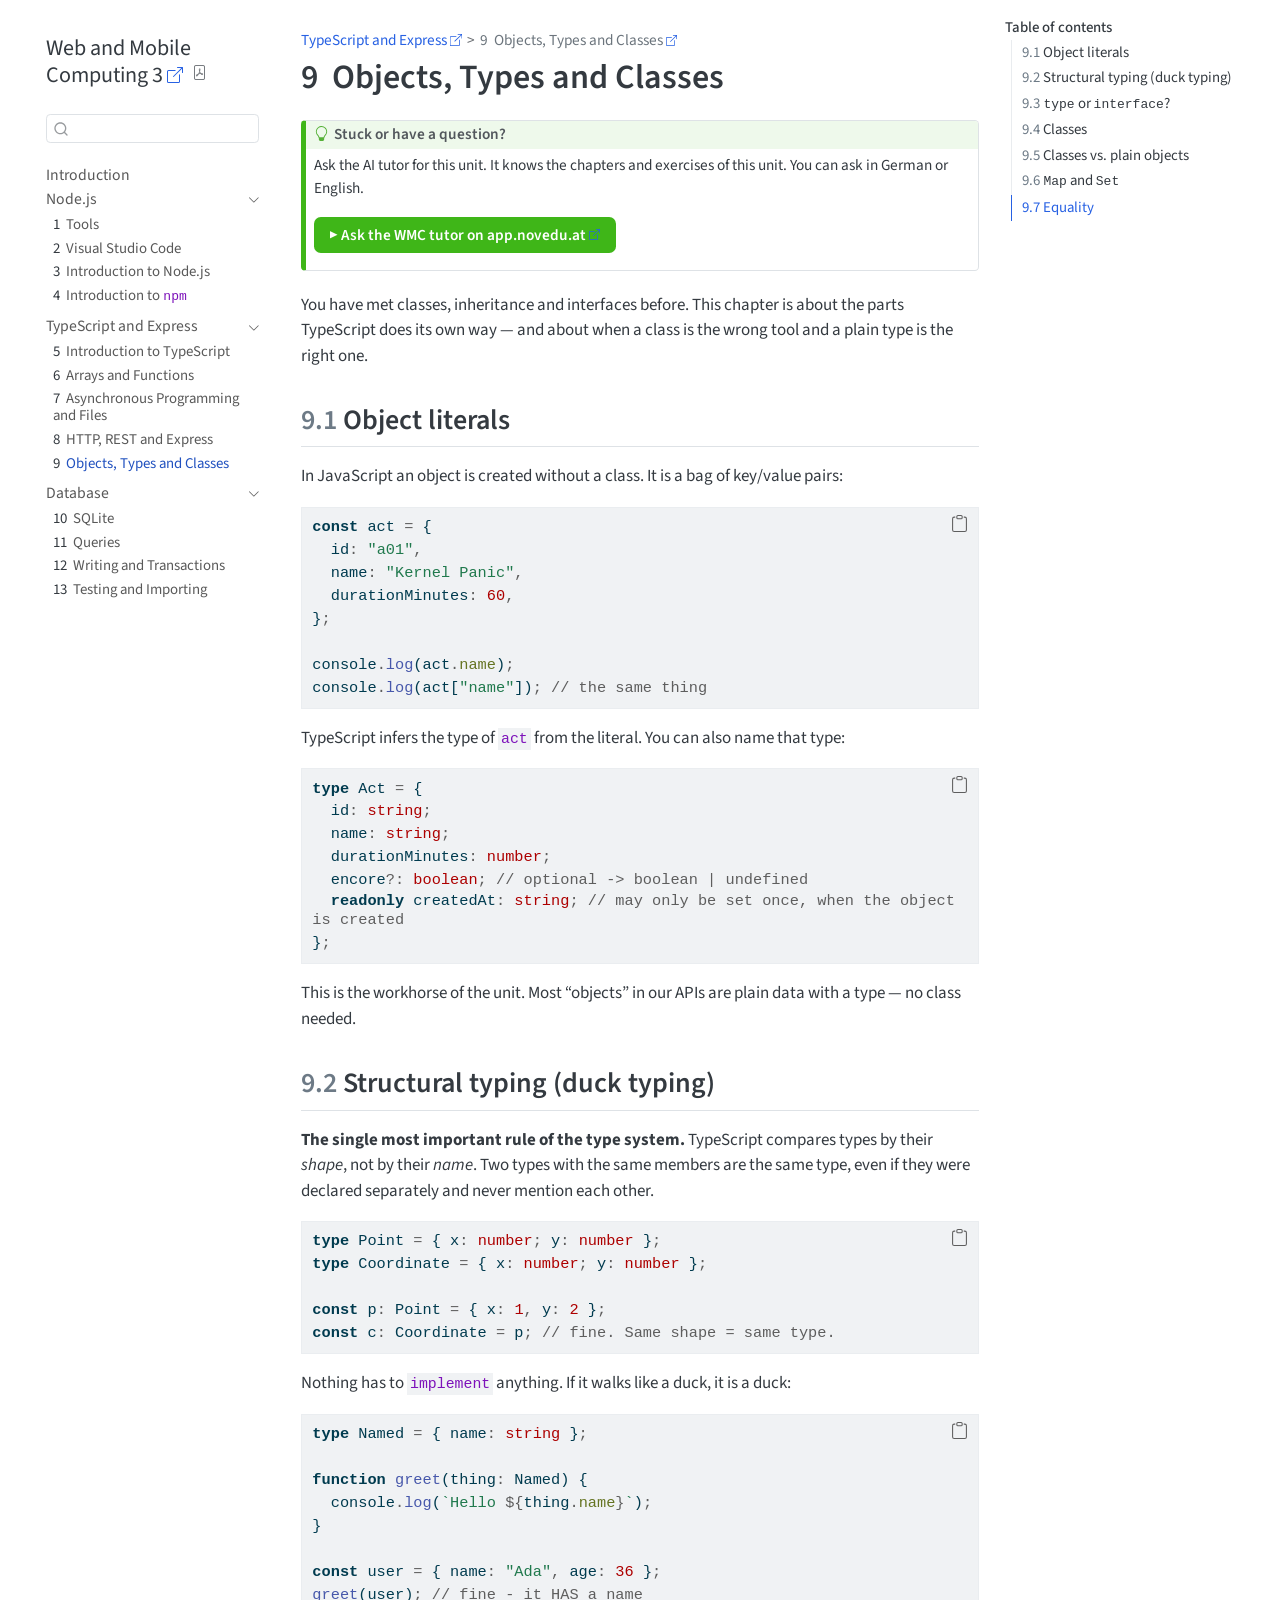
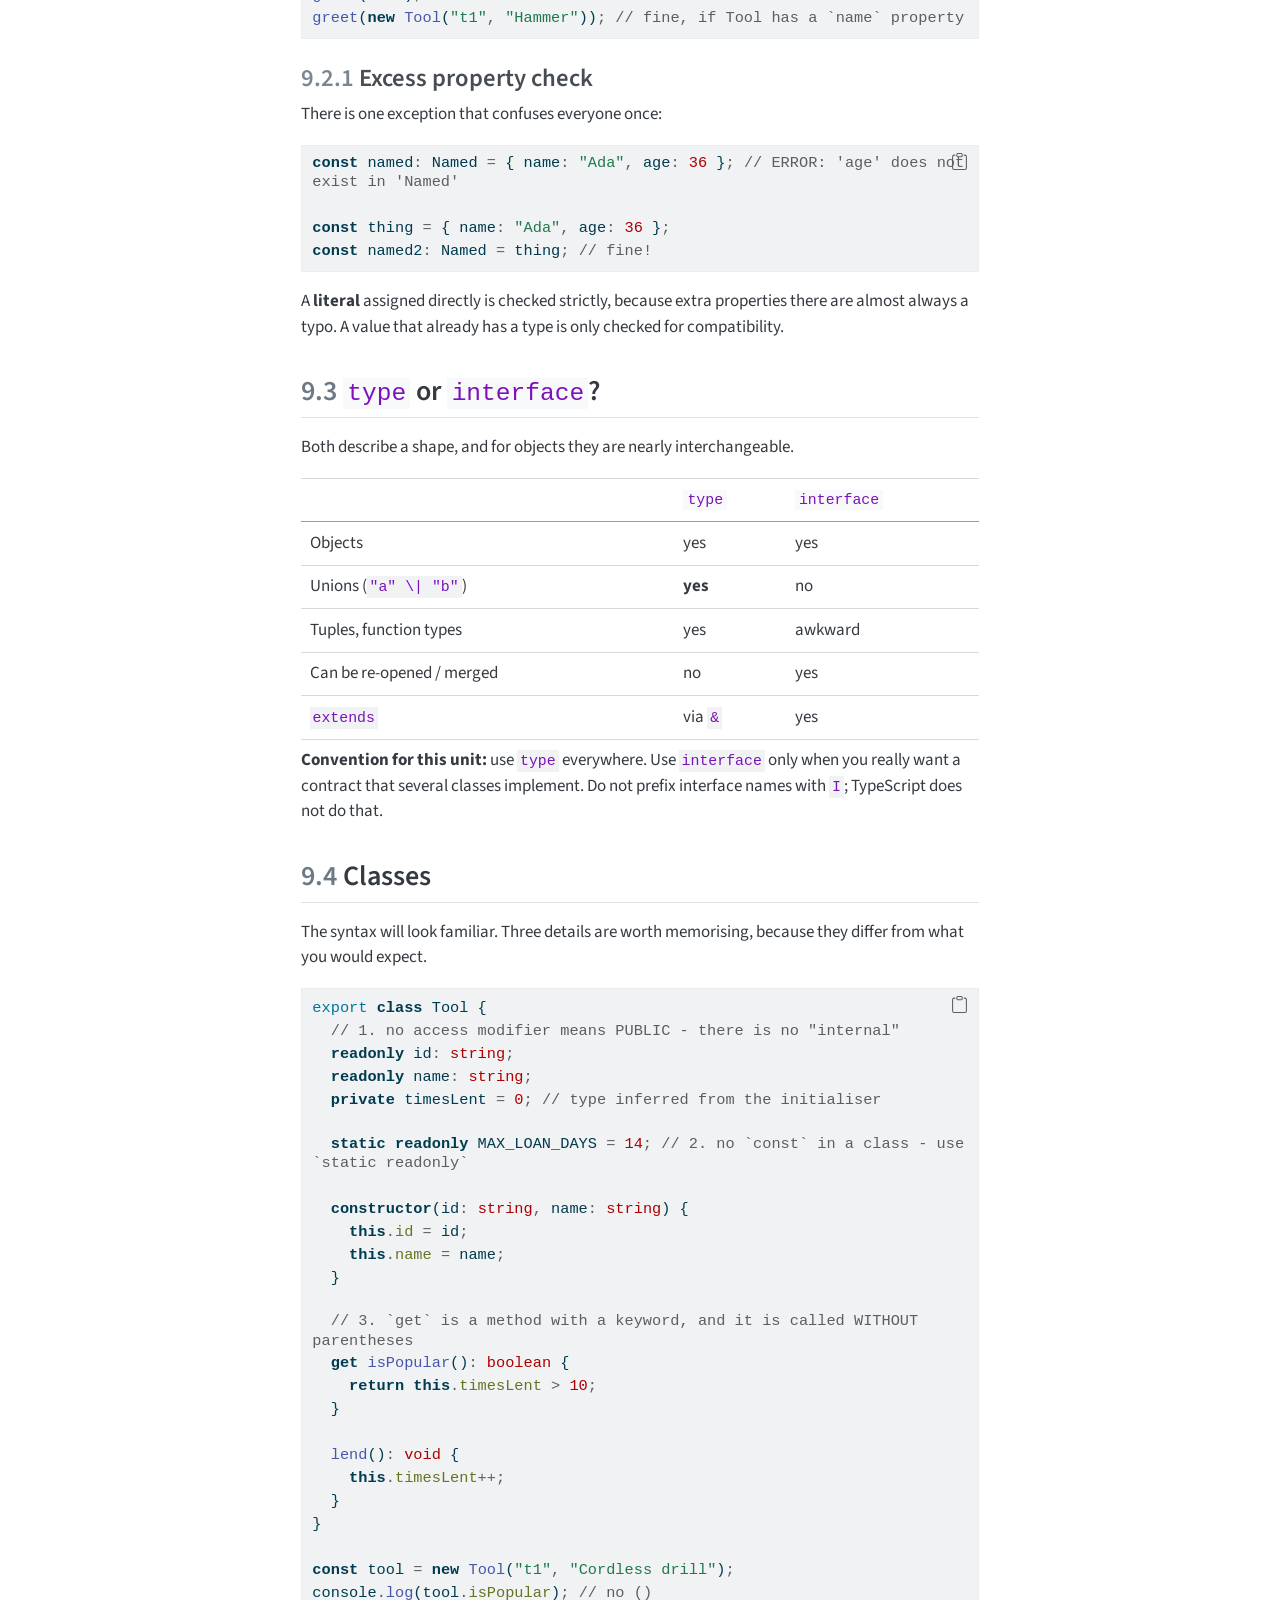
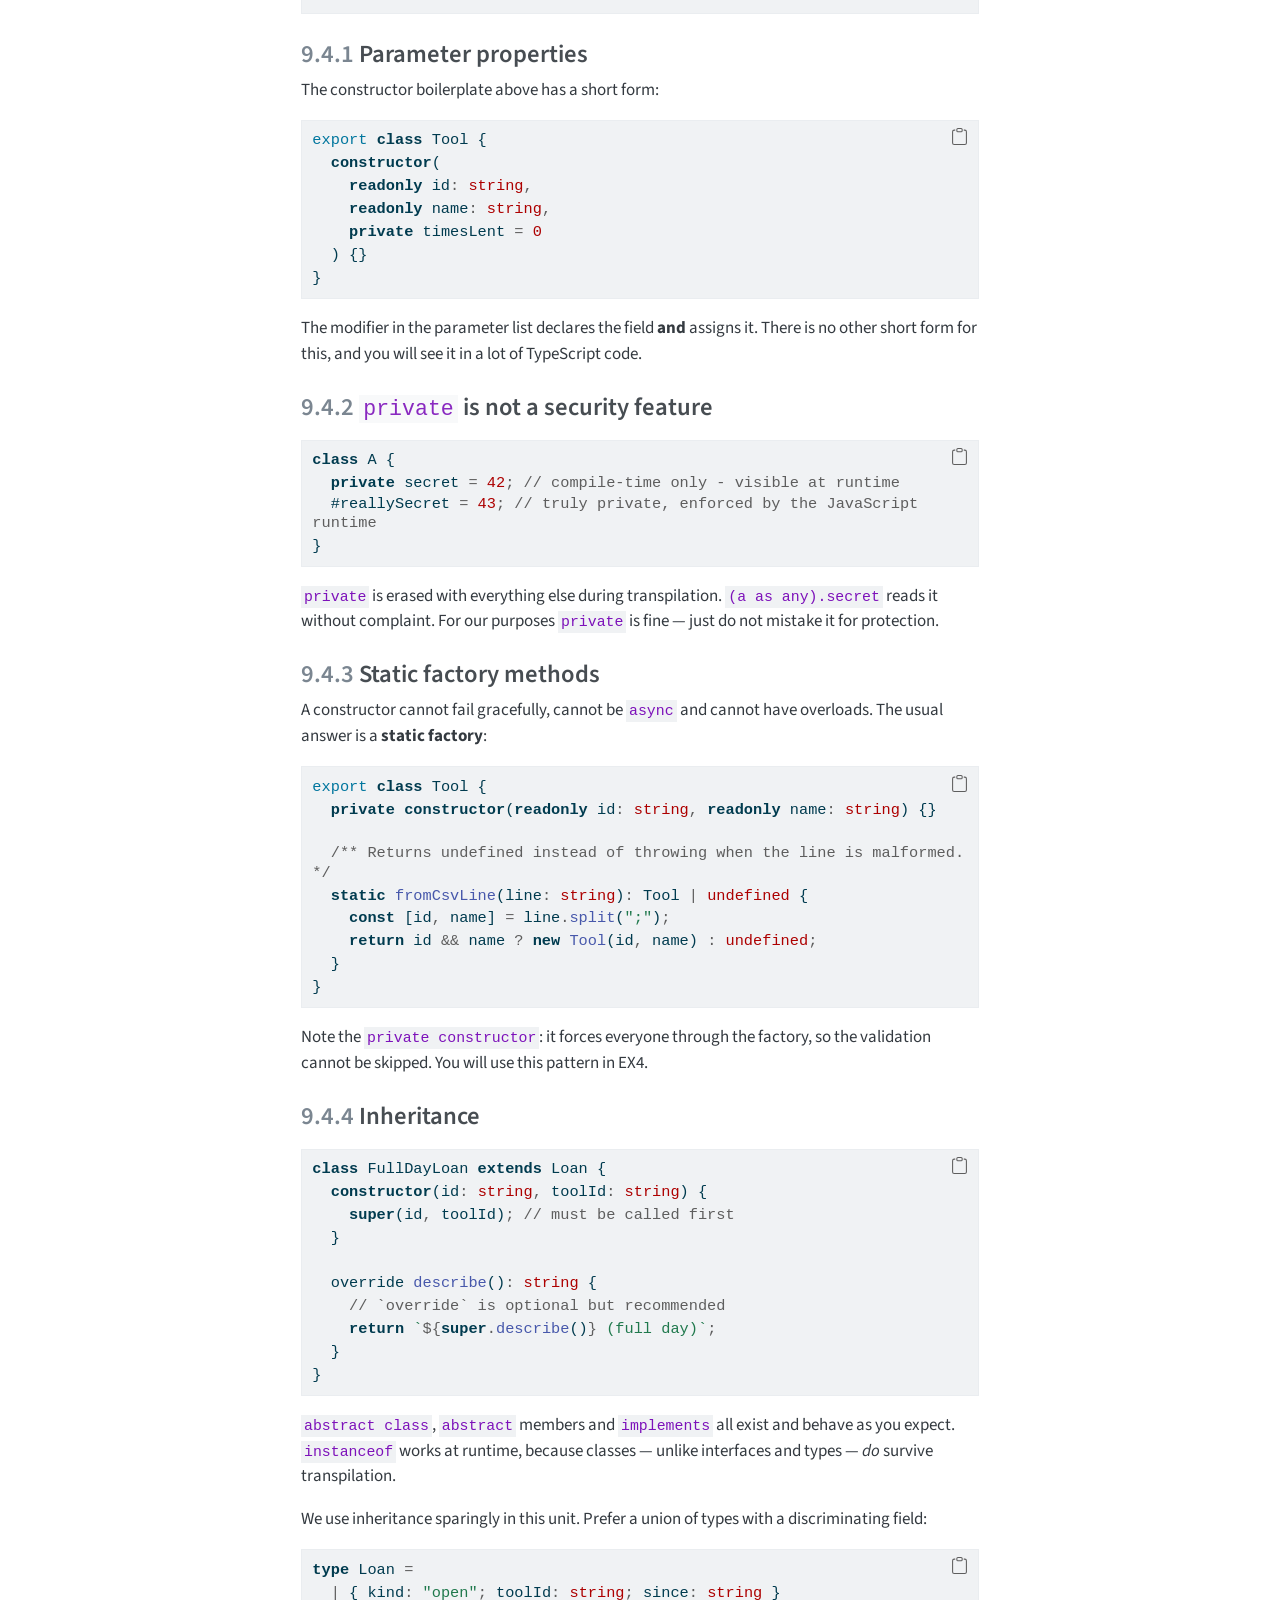
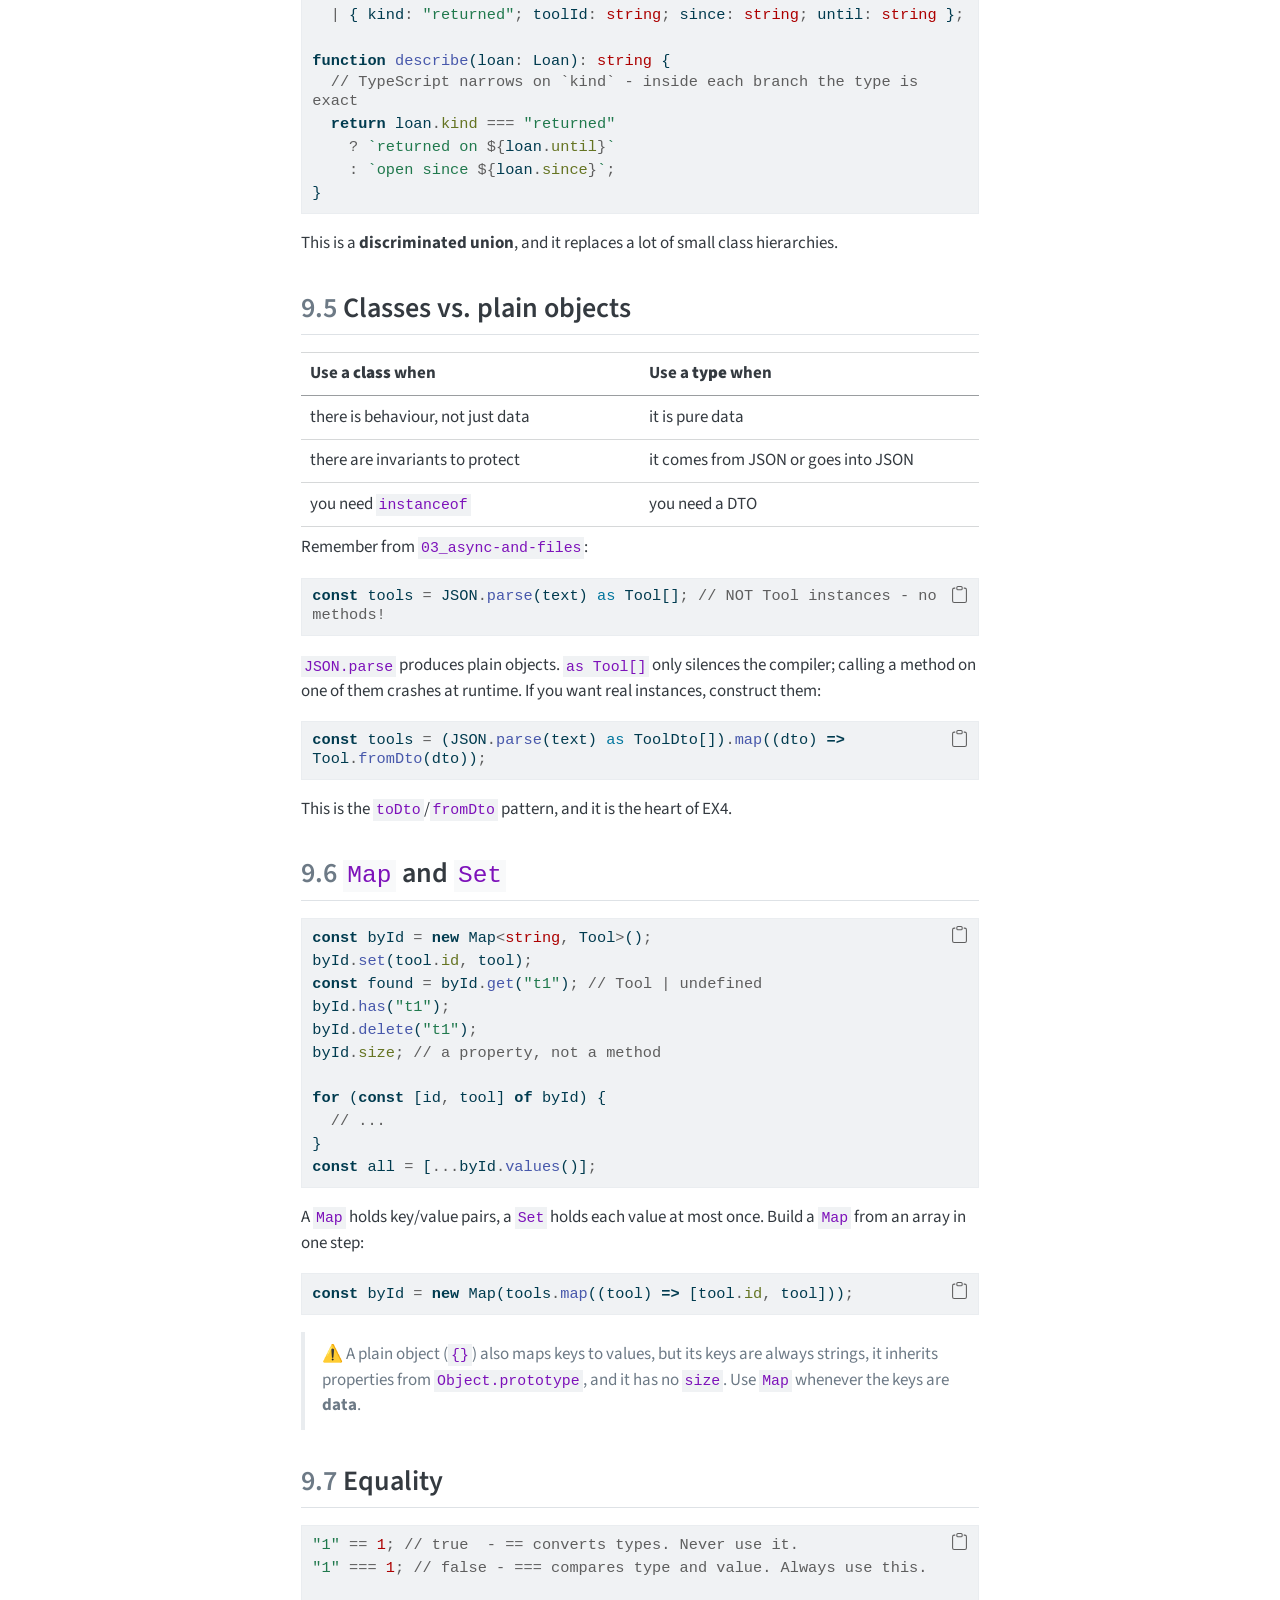
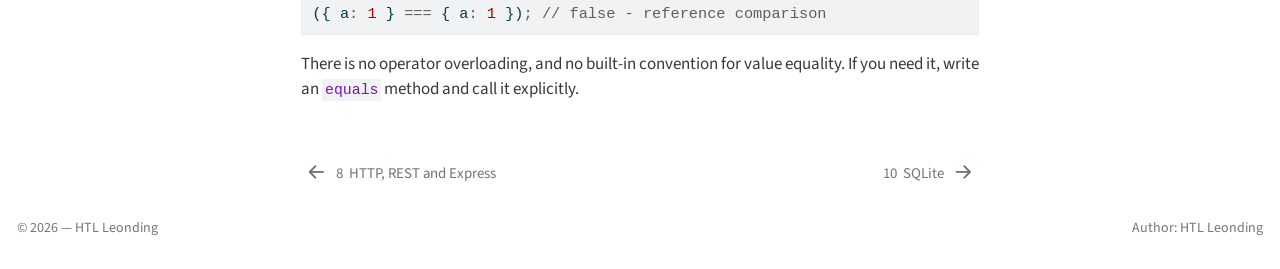
<file: content/Units/02-TypeScript-and-Express/material/05_objects-and-classes/README.html>
<!DOCTYPE html>
<html xmlns="http://www.w3.org/1999/xhtml" lang="en" xml:lang="en"><head>

<meta charset="utf-8">
<meta name="generator" content="quarto-1.10.18">

<meta name="viewport" content="width=device-width, initial-scale=1.0, user-scalable=yes">


<title>9&nbsp; Objects, Types and Classes – Web and Mobile Computing 3</title>
<style>
/* Default styles provided by pandoc.
** See https://pandoc.org/MANUAL.html#variables-for-html for config info.
*/
span.smallcaps{font-variant: small-caps;}
div.columns{display: flex; gap: 1.5em;}
div.column{flex: auto;}
@media screen {
div.columns{gap: min(4vw, 1.5em);}
div.column{overflow-x: auto;}
}
div.hanging-indent{margin-left: 1.5em; text-indent: -1.5em;}
ul.task-list{list-style: none;}
ul.task-list li input[type="checkbox"] {
  width: 0.8em;
  margin: 0 0.8em 0.2em -1em; /* quarto-specific, see https://github.com/quarto-dev/quarto-cli/issues/4556 */ 
  vertical-align: middle;
}
/* CSS for syntax highlighting */
html { -webkit-text-size-adjust: 100%; }
pre > code.sourceCode { white-space: pre; position: relative; }
pre > code.sourceCode > span { display: inline-block; line-height: 1.25; }
pre > code.sourceCode > span:empty { height: 1.2em; }
.sourceCode { overflow: visible; }
code.sourceCode > span { color: inherit; text-decoration: inherit; }
div.sourceCode { margin: 1em 0; }
pre.sourceCode { margin: 0; }
@media screen {
div.sourceCode { overflow: auto; }
}
@media print {
pre > code.sourceCode { white-space: pre-wrap; }
pre > code.sourceCode > span { text-indent: -5em; padding-left: 5em; }
}
pre.numberSource code
  { counter-reset: source-line 0; }
pre.numberSource code > span
  { position: relative; left: -4em; counter-increment: source-line; }
pre.numberSource code > span > a:first-child::before
  { content: counter(source-line);
    position: relative; left: -1em; text-align: right; vertical-align: baseline;
    border: none; display: inline-block;
    -webkit-touch-callout: none; -webkit-user-select: none;
    -khtml-user-select: none; -moz-user-select: none;
    -ms-user-select: none; user-select: none;
    padding: 0 4px; width: 4em;
  }
pre.numberSource { margin-left: 3em;  padding-left: 4px; }
div.sourceCode
  {   }
@media screen {
pre > code.sourceCode > span > a:first-child::before { text-decoration: underline; }
}
</style>


<script src="../../../../../site_libs/quarto-nav/quarto-nav.js"></script>
<script src="../../../../../site_libs/quarto-nav/headroom.min.js"></script>
<script src="../../../../../site_libs/clipboard/clipboard.min.js"></script>
<script src="../../../../../site_libs/quarto-search/autocomplete.umd.js"></script>
<script src="../../../../../site_libs/quarto-search/fuse.min.js"></script>
<script src="../../../../../site_libs/quarto-search/quarto-search.js"></script>
<meta name="quarto:offset" content="../../../../../">
<link href="../../../../../content/Units/03-Database/material/01_sqlite/README.html" rel="next">
<link href="../../../../../content/Units/02-TypeScript-and-Express/material/04_express-intro/README.html" rel="prev">
<script src="../../../../../site_libs/quarto-html/quarto.js" type="module"></script>
<script src="../../../../../site_libs/quarto-html/tabsets/tabsets.js" type="module"></script>
<script src="../../../../../site_libs/quarto-html/popper.min.js"></script>
<script src="../../../../../site_libs/quarto-html/tippy.umd.min.js"></script>
<script src="../../../../../site_libs/quarto-html/anchor.min.js"></script>
<link href="../../../../../site_libs/quarto-html/tippy.css" rel="stylesheet">
<link href="../../../../../site_libs/quarto-html/quarto-syntax-highlighting-64a204ab8560d761af7679ceaba22944.css" rel="stylesheet" id="quarto-text-highlighting-styles">
<script src="../../../../../site_libs/bootstrap/bootstrap.min.js"></script>
<link href="../../../../../site_libs/bootstrap/bootstrap-icons.css" rel="stylesheet">
<link href="../../../../../site_libs/bootstrap/bootstrap-bfe050db2283133c8854d94eaab4e9ec.min.css" rel="stylesheet" append-hash="true" id="quarto-bootstrap" data-mode="light">
<link href="../../../../../site_libs/quarto-contrib/quarto-novedu-1.0.0/novedu.css" rel="stylesheet">
<script id="quarto-search-options" type="application/json">{
  "location": "sidebar",
  "copy-button": false,
  "collapse-after": 3,
  "panel-placement": "start",
  "type": "textbox",
  "limit": 50,
  "keyboard-shortcut": [
    "f",
    "/",
    "s"
  ],
  "show-item-context": false,
  "language": {
    "search-no-results-text": "No results",
    "search-matching-documents-text": "matching documents",
    "search-copy-link-title": "Copy link to search",
    "search-hide-matches-text": "Hide additional matches",
    "search-more-match-text": "more match in this document",
    "search-more-matches-text": "more matches in this document",
    "search-clear-button-title": "Clear",
    "search-text-placeholder": "",
    "search-detached-cancel-button-title": "Cancel",
    "search-submit-button-title": "Submit",
    "search-label": "Search"
  }
}</script>
<style>html{ scroll-behavior: smooth; }</style>


<link rel="stylesheet" href="../../../../../styles.css">
</head>

<body class="nav-sidebar floating quarto-light">

<div id="quarto-search-results"></div>
  <header id="quarto-header" class="headroom fixed-top">
  <nav class="quarto-secondary-nav">
    <div class="container-fluid d-flex">
      <button type="button" class="quarto-btn-toggle btn" data-bs-toggle="collapse" role="button" data-bs-target=".quarto-sidebar-collapse-item" aria-controls="quarto-sidebar" aria-expanded="false" aria-label="Toggle sidebar navigation" onclick="if (window.quartoToggleHeadroom) { window.quartoToggleHeadroom(); }">
        <i class="bi bi-layout-text-sidebar-reverse"></i>
      </button>
        <nav class="quarto-page-breadcrumbs" aria-label="breadcrumb"><ol class="breadcrumb"><li class="breadcrumb-item"><a href="../../../../../content/Units/02-TypeScript-and-Express/material/01_typescript-intro/README.html">TypeScript and Express</a></li><li class="breadcrumb-item"><a href="../../../../../content/Units/02-TypeScript-and-Express/material/05_objects-and-classes/README.html"><span class="chapter-number">9</span>&nbsp; <span class="chapter-title">Objects, Types and Classes</span></a></li></ol></nav>
        <a class="flex-grow-1" role="navigation" data-bs-toggle="collapse" data-bs-target=".quarto-sidebar-collapse-item" aria-controls="quarto-sidebar" aria-expanded="false" aria-label="Toggle sidebar navigation" onclick="if (window.quartoToggleHeadroom) { window.quartoToggleHeadroom(); }">      
        </a>
      <button type="button" class="btn quarto-search-button" aria-label="Search" onclick="window.quartoOpenSearch();">
        <i class="bi bi-search"></i>
      </button>
    </div>
  </nav>
</header>
<!-- content -->
<div id="quarto-content" class="quarto-container page-columns page-rows-contents page-layout-article">
<!-- sidebar -->
  <nav id="quarto-sidebar" class="sidebar collapse collapse-horizontal quarto-sidebar-collapse-item sidebar-navigation floating overflow-auto">
    <div class="pt-lg-2 mt-2 text-left sidebar-header">
    <div class="sidebar-title mb-0 py-0">
      <a href="../../../../../">Web and Mobile Computing 3</a> 
        <div class="sidebar-tools-main">
    <a href="../../../../../WMC3.pdf" title="Download PDF" class="quarto-navigation-tool px-1" aria-label="Download PDF"><i class="bi bi-file-pdf"></i></a>
</div>
    </div>
      </div>
        <div class="mt-2 flex-shrink-0 align-items-center">
        <div class="sidebar-search">
        <div id="quarto-search" class="" title="Search"></div>
        </div>
        </div>
    <div class="sidebar-menu-container"> 
    <ul class="list-unstyled mt-1">
        <li class="sidebar-item">
  <div class="sidebar-item-container"> 
  <a href="../../../../../index.html" class="sidebar-item-text sidebar-link">
 <span class="menu-text">Introduction</span></a>
  </div>
</li>
        <li class="sidebar-item sidebar-item-section">
      <div class="sidebar-item-container"> 
            <a class="sidebar-item-text sidebar-link text-start" data-bs-toggle="collapse" data-bs-target="#quarto-sidebar-section-1" role="navigation" aria-expanded="true">
 <span class="menu-text">Node.js</span></a>
          <a class="sidebar-item-toggle text-start" data-bs-toggle="collapse" data-bs-target="#quarto-sidebar-section-1" role="navigation" aria-expanded="true" aria-label="Toggle section">
            <i class="bi bi-chevron-right ms-2"></i>
          </a> 
      </div>
      <ul id="quarto-sidebar-section-1" class="collapse list-unstyled sidebar-section depth1 show">  
          <li class="sidebar-item">
  <div class="sidebar-item-container"> 
  <a href="../../../../../content/Units/01-Node.js/01_tools/README.html" class="sidebar-item-text sidebar-link">
 <span class="menu-text"><span class="chapter-number">1</span>&nbsp; <span class="chapter-title">Tools</span></span></a>
  </div>
</li>
          <li class="sidebar-item">
  <div class="sidebar-item-container"> 
  <a href="../../../../../content/Units/01-Node.js/01_tools/VSCode-Extensions.html" class="sidebar-item-text sidebar-link">
 <span class="menu-text"><span class="chapter-number">2</span>&nbsp; <span class="chapter-title">Visual Studio Code</span></span></a>
  </div>
</li>
          <li class="sidebar-item">
  <div class="sidebar-item-container"> 
  <a href="../../../../../content/Units/01-Node.js/02_node/README.html" class="sidebar-item-text sidebar-link">
 <span class="menu-text"><span class="chapter-number">3</span>&nbsp; <span class="chapter-title">Introduction to Node.js</span></span></a>
  </div>
</li>
          <li class="sidebar-item">
  <div class="sidebar-item-container"> 
  <a href="../../../../../content/Units/01-Node.js/03_npm/README.html" class="sidebar-item-text sidebar-link">
 <span class="menu-text"><span class="chapter-number">4</span>&nbsp; <span class="chapter-title">Introduction to <code>npm</code></span></span></a>
  </div>
</li>
      </ul>
  </li>
        <li class="sidebar-item sidebar-item-section">
      <div class="sidebar-item-container"> 
            <a class="sidebar-item-text sidebar-link text-start" data-bs-toggle="collapse" data-bs-target="#quarto-sidebar-section-2" role="navigation" aria-expanded="true">
 <span class="menu-text">TypeScript and Express</span></a>
          <a class="sidebar-item-toggle text-start" data-bs-toggle="collapse" data-bs-target="#quarto-sidebar-section-2" role="navigation" aria-expanded="true" aria-label="Toggle section">
            <i class="bi bi-chevron-right ms-2"></i>
          </a> 
      </div>
      <ul id="quarto-sidebar-section-2" class="collapse list-unstyled sidebar-section depth1 show">  
          <li class="sidebar-item">
  <div class="sidebar-item-container"> 
  <a href="../../../../../content/Units/02-TypeScript-and-Express/material/01_typescript-intro/README.html" class="sidebar-item-text sidebar-link">
 <span class="menu-text"><span class="chapter-number">5</span>&nbsp; <span class="chapter-title">Introduction to TypeScript</span></span></a>
  </div>
</li>
          <li class="sidebar-item">
  <div class="sidebar-item-container"> 
  <a href="../../../../../content/Units/02-TypeScript-and-Express/material/02_arrays-and-functions/README.html" class="sidebar-item-text sidebar-link">
 <span class="menu-text"><span class="chapter-number">6</span>&nbsp; <span class="chapter-title">Arrays and Functions</span></span></a>
  </div>
</li>
          <li class="sidebar-item">
  <div class="sidebar-item-container"> 
  <a href="../../../../../content/Units/02-TypeScript-and-Express/material/03_async-and-files/README.html" class="sidebar-item-text sidebar-link">
 <span class="menu-text"><span class="chapter-number">7</span>&nbsp; <span class="chapter-title">Asynchronous Programming and Files</span></span></a>
  </div>
</li>
          <li class="sidebar-item">
  <div class="sidebar-item-container"> 
  <a href="../../../../../content/Units/02-TypeScript-and-Express/material/04_express-intro/README.html" class="sidebar-item-text sidebar-link">
 <span class="menu-text"><span class="chapter-number">8</span>&nbsp; <span class="chapter-title">HTTP, REST and Express</span></span></a>
  </div>
</li>
          <li class="sidebar-item">
  <div class="sidebar-item-container"> 
  <a href="../../../../../content/Units/02-TypeScript-and-Express/material/05_objects-and-classes/README.html" class="sidebar-item-text sidebar-link active">
 <span class="menu-text"><span class="chapter-number">9</span>&nbsp; <span class="chapter-title">Objects, Types and Classes</span></span></a>
  </div>
</li>
      </ul>
  </li>
        <li class="sidebar-item sidebar-item-section">
      <div class="sidebar-item-container"> 
            <a class="sidebar-item-text sidebar-link text-start" data-bs-toggle="collapse" data-bs-target="#quarto-sidebar-section-3" role="navigation" aria-expanded="true">
 <span class="menu-text">Database</span></a>
          <a class="sidebar-item-toggle text-start" data-bs-toggle="collapse" data-bs-target="#quarto-sidebar-section-3" role="navigation" aria-expanded="true" aria-label="Toggle section">
            <i class="bi bi-chevron-right ms-2"></i>
          </a> 
      </div>
      <ul id="quarto-sidebar-section-3" class="collapse list-unstyled sidebar-section depth1 show">  
          <li class="sidebar-item">
  <div class="sidebar-item-container"> 
  <a href="../../../../../content/Units/03-Database/material/01_sqlite/README.html" class="sidebar-item-text sidebar-link">
 <span class="menu-text"><span class="chapter-number">10</span>&nbsp; <span class="chapter-title">SQLite</span></span></a>
  </div>
</li>
          <li class="sidebar-item">
  <div class="sidebar-item-container"> 
  <a href="../../../../../content/Units/03-Database/material/02_queries/README.html" class="sidebar-item-text sidebar-link">
 <span class="menu-text"><span class="chapter-number">11</span>&nbsp; <span class="chapter-title">Queries</span></span></a>
  </div>
</li>
          <li class="sidebar-item">
  <div class="sidebar-item-container"> 
  <a href="../../../../../content/Units/03-Database/material/03_writing-and-transactions/README.html" class="sidebar-item-text sidebar-link">
 <span class="menu-text"><span class="chapter-number">12</span>&nbsp; <span class="chapter-title">Writing and Transactions</span></span></a>
  </div>
</li>
          <li class="sidebar-item">
  <div class="sidebar-item-container"> 
  <a href="../../../../../content/Units/03-Database/material/04_testing-and-import/README.html" class="sidebar-item-text sidebar-link">
 <span class="menu-text"><span class="chapter-number">13</span>&nbsp; <span class="chapter-title">Testing and Importing</span></span></a>
  </div>
</li>
      </ul>
  </li>
    </ul>
    </div>
</nav>
<div id="quarto-sidebar-glass" class="quarto-sidebar-collapse-item" data-bs-toggle="collapse" data-bs-target=".quarto-sidebar-collapse-item"></div>
<!-- margin-sidebar -->
    <div id="quarto-margin-sidebar" class="sidebar margin-sidebar">
        <nav id="TOC" role="doc-toc" class="toc-active">
    <h2 id="toc-title">Table of contents</h2>
   
  <ul>
  <li><a href="#object-literals" id="toc-object-literals" class="nav-link active" data-scroll-target="#object-literals"><span class="header-section-number">9.1</span> Object literals</a></li>
  <li><a href="#structural-typing-duck-typing" id="toc-structural-typing-duck-typing" class="nav-link" data-scroll-target="#structural-typing-duck-typing"><span class="header-section-number">9.2</span> Structural typing (duck typing)</a>
  <ul class="collapse">
  <li><a href="#excess-property-check" id="toc-excess-property-check" class="nav-link" data-scroll-target="#excess-property-check"><span class="header-section-number">9.2.1</span> Excess property check</a></li>
  </ul></li>
  <li><a href="#type-or-interface" id="toc-type-or-interface" class="nav-link" data-scroll-target="#type-or-interface"><span class="header-section-number">9.3</span> <code>type</code> or <code>interface</code>?</a></li>
  <li><a href="#classes" id="toc-classes" class="nav-link" data-scroll-target="#classes"><span class="header-section-number">9.4</span> Classes</a>
  <ul class="collapse">
  <li><a href="#parameter-properties" id="toc-parameter-properties" class="nav-link" data-scroll-target="#parameter-properties"><span class="header-section-number">9.4.1</span> Parameter properties</a></li>
  <li><a href="#private-is-not-a-security-feature" id="toc-private-is-not-a-security-feature" class="nav-link" data-scroll-target="#private-is-not-a-security-feature"><span class="header-section-number">9.4.2</span> <code>private</code> is not a security feature</a></li>
  <li><a href="#static-factory-methods" id="toc-static-factory-methods" class="nav-link" data-scroll-target="#static-factory-methods"><span class="header-section-number">9.4.3</span> Static factory methods</a></li>
  <li><a href="#inheritance" id="toc-inheritance" class="nav-link" data-scroll-target="#inheritance"><span class="header-section-number">9.4.4</span> Inheritance</a></li>
  </ul></li>
  <li><a href="#classes-vs.-plain-objects" id="toc-classes-vs.-plain-objects" class="nav-link" data-scroll-target="#classes-vs.-plain-objects"><span class="header-section-number">9.5</span> Classes vs.&nbsp;plain objects</a></li>
  <li><a href="#map-and-set" id="toc-map-and-set" class="nav-link" data-scroll-target="#map-and-set"><span class="header-section-number">9.6</span> <code>Map</code> and <code>Set</code></a></li>
  <li><a href="#equality" id="toc-equality" class="nav-link" data-scroll-target="#equality"><span class="header-section-number">9.7</span> Equality</a></li>
  </ul>
</nav>
    </div>
<!-- main -->
<main class="content" id="quarto-document-content">

<header id="title-block-header" class="quarto-title-block default"><nav class="quarto-page-breadcrumbs quarto-title-breadcrumbs d-none d-lg-block" aria-label="breadcrumb"><ol class="breadcrumb"><li class="breadcrumb-item"><a href="../../../../../content/Units/02-TypeScript-and-Express/material/01_typescript-intro/README.html">TypeScript and Express</a></li><li class="breadcrumb-item"><a href="../../../../../content/Units/02-TypeScript-and-Express/material/05_objects-and-classes/README.html"><span class="chapter-number">9</span>&nbsp; <span class="chapter-title">Objects, Types and Classes</span></a></li></ol></nav>
<div class="quarto-title">
<h1 class="title"><span class="chapter-number">9</span>&nbsp; <span class="chapter-title">Objects, Types and Classes</span></h1>
</div>



<div class="quarto-title-meta">

    
  
    
  </div>
  


</header>


<div class="callout callout-style-default callout-tip callout-titled">
<div class="callout-header d-flex align-content-center">
<div class="callout-icon-container">
<i class="callout-icon"></i>
</div>
<div class="callout-title-container flex-fill">
<span class="screen-reader-only">Tip</span>Stuck or have a question?
</div>
</div>
<div class="callout-body-container callout-body">
<p>Ask the AI tutor for this unit. It knows the chapters and exercises of this unit. You can ask in German or English.</p>
<div class="novedu-cta novedu-cta-tutor">
<p><a href="https://app.novedu.at/uc8xynhvzp">▶ Ask the WMC tutor on app.novedu.at</a></p>
</div>
</div>
</div>
<p>You have met classes, inheritance and interfaces before. This chapter is about the parts TypeScript does its own way — and about when a class is the wrong tool and a plain type is the right one.</p>
<section id="object-literals" class="level2" data-number="9.1">
<h2 data-number="9.1" class="anchored" data-anchor-id="object-literals"><span class="header-section-number">9.1</span> Object literals</h2>
<p>In JavaScript an object is created without a class. It is a bag of key/value pairs:</p>
<div class="code-copy-outer-scaffold"><div class="sourceCode" id="cb1"><pre class="sourceCode typescript code-with-copy"><code class="sourceCode typescript"><span id="cb1-1"><a href="#cb1-1" aria-hidden="true" tabindex="-1"></a><span class="kw">const</span> act <span class="op">=</span> {</span>
<span id="cb1-2"><a href="#cb1-2" aria-hidden="true" tabindex="-1"></a>  id<span class="op">:</span> <span class="st">"a01"</span><span class="op">,</span></span>
<span id="cb1-3"><a href="#cb1-3" aria-hidden="true" tabindex="-1"></a>  name<span class="op">:</span> <span class="st">"Kernel Panic"</span><span class="op">,</span></span>
<span id="cb1-4"><a href="#cb1-4" aria-hidden="true" tabindex="-1"></a>  durationMinutes<span class="op">:</span> <span class="dv">60</span><span class="op">,</span></span>
<span id="cb1-5"><a href="#cb1-5" aria-hidden="true" tabindex="-1"></a>}<span class="op">;</span></span>
<span id="cb1-6"><a href="#cb1-6" aria-hidden="true" tabindex="-1"></a></span>
<span id="cb1-7"><a href="#cb1-7" aria-hidden="true" tabindex="-1"></a><span class="bu">console</span><span class="op">.</span><span class="fu">log</span>(act<span class="op">.</span><span class="at">name</span>)<span class="op">;</span></span>
<span id="cb1-8"><a href="#cb1-8" aria-hidden="true" tabindex="-1"></a><span class="bu">console</span><span class="op">.</span><span class="fu">log</span>(act[<span class="st">"name"</span>])<span class="op">;</span> <span class="co">// the same thing</span></span></code></pre></div><button title="Copy to Clipboard" class="code-copy-button"><i class="bi"></i></button></div>
<p>TypeScript infers the type of <code>act</code> from the literal. You can also name that type:</p>
<div class="code-copy-outer-scaffold"><div class="sourceCode" id="cb2"><pre class="sourceCode typescript code-with-copy"><code class="sourceCode typescript"><span id="cb2-1"><a href="#cb2-1" aria-hidden="true" tabindex="-1"></a><span class="kw">type</span> Act <span class="op">=</span> {</span>
<span id="cb2-2"><a href="#cb2-2" aria-hidden="true" tabindex="-1"></a>  id<span class="op">:</span> <span class="dt">string</span><span class="op">;</span></span>
<span id="cb2-3"><a href="#cb2-3" aria-hidden="true" tabindex="-1"></a>  name<span class="op">:</span> <span class="dt">string</span><span class="op">;</span></span>
<span id="cb2-4"><a href="#cb2-4" aria-hidden="true" tabindex="-1"></a>  durationMinutes<span class="op">:</span> <span class="dt">number</span><span class="op">;</span></span>
<span id="cb2-5"><a href="#cb2-5" aria-hidden="true" tabindex="-1"></a>  encore<span class="op">?:</span> <span class="dt">boolean</span><span class="op">;</span> <span class="co">// optional -&gt; boolean | undefined</span></span>
<span id="cb2-6"><a href="#cb2-6" aria-hidden="true" tabindex="-1"></a>  <span class="kw">readonly</span> createdAt<span class="op">:</span> <span class="dt">string</span><span class="op">;</span> <span class="co">// may only be set once, when the object is created</span></span>
<span id="cb2-7"><a href="#cb2-7" aria-hidden="true" tabindex="-1"></a>}<span class="op">;</span></span></code></pre></div><button title="Copy to Clipboard" class="code-copy-button"><i class="bi"></i></button></div>
<p>This is the workhorse of the unit. Most “objects” in our APIs are plain data with a type — no class needed.</p>
</section>
<section id="structural-typing-duck-typing" class="level2" data-number="9.2">
<h2 data-number="9.2" class="anchored" data-anchor-id="structural-typing-duck-typing"><span class="header-section-number">9.2</span> Structural typing (duck typing)</h2>
<p><strong>The single most important rule of the type system.</strong> TypeScript compares types by their <em>shape</em>, not by their <em>name</em>. Two types with the same members are the same type, even if they were declared separately and never mention each other.</p>
<div class="code-copy-outer-scaffold"><div class="sourceCode" id="cb3"><pre class="sourceCode typescript code-with-copy"><code class="sourceCode typescript"><span id="cb3-1"><a href="#cb3-1" aria-hidden="true" tabindex="-1"></a><span class="kw">type</span> <span class="bu">Point</span> <span class="op">=</span> { x<span class="op">:</span> <span class="dt">number</span><span class="op">;</span> y<span class="op">:</span> <span class="dt">number</span> }<span class="op">;</span></span>
<span id="cb3-2"><a href="#cb3-2" aria-hidden="true" tabindex="-1"></a><span class="kw">type</span> Coordinate <span class="op">=</span> { x<span class="op">:</span> <span class="dt">number</span><span class="op">;</span> y<span class="op">:</span> <span class="dt">number</span> }<span class="op">;</span></span>
<span id="cb3-3"><a href="#cb3-3" aria-hidden="true" tabindex="-1"></a></span>
<span id="cb3-4"><a href="#cb3-4" aria-hidden="true" tabindex="-1"></a><span class="kw">const</span> p<span class="op">:</span> <span class="bu">Point</span> <span class="op">=</span> { x<span class="op">:</span> <span class="dv">1</span><span class="op">,</span> y<span class="op">:</span> <span class="dv">2</span> }<span class="op">;</span></span>
<span id="cb3-5"><a href="#cb3-5" aria-hidden="true" tabindex="-1"></a><span class="kw">const</span> c<span class="op">:</span> Coordinate <span class="op">=</span> p<span class="op">;</span> <span class="co">// fine. Same shape = same type.</span></span></code></pre></div><button title="Copy to Clipboard" class="code-copy-button"><i class="bi"></i></button></div>
<p>Nothing has to <code>implement</code> anything. If it walks like a duck, it is a duck:</p>
<div class="code-copy-outer-scaffold"><div class="sourceCode" id="cb4"><pre class="sourceCode typescript code-with-copy"><code class="sourceCode typescript"><span id="cb4-1"><a href="#cb4-1" aria-hidden="true" tabindex="-1"></a><span class="kw">type</span> Named <span class="op">=</span> { name<span class="op">:</span> <span class="dt">string</span> }<span class="op">;</span></span>
<span id="cb4-2"><a href="#cb4-2" aria-hidden="true" tabindex="-1"></a></span>
<span id="cb4-3"><a href="#cb4-3" aria-hidden="true" tabindex="-1"></a><span class="kw">function</span> <span class="fu">greet</span>(thing<span class="op">:</span> Named) {</span>
<span id="cb4-4"><a href="#cb4-4" aria-hidden="true" tabindex="-1"></a>  <span class="bu">console</span><span class="op">.</span><span class="fu">log</span>(<span class="vs">`Hello </span><span class="sc">${</span>thing<span class="op">.</span><span class="at">name</span><span class="sc">}</span><span class="vs">`</span>)<span class="op">;</span></span>
<span id="cb4-5"><a href="#cb4-5" aria-hidden="true" tabindex="-1"></a>}</span>
<span id="cb4-6"><a href="#cb4-6" aria-hidden="true" tabindex="-1"></a></span>
<span id="cb4-7"><a href="#cb4-7" aria-hidden="true" tabindex="-1"></a><span class="kw">const</span> user <span class="op">=</span> { name<span class="op">:</span> <span class="st">"Ada"</span><span class="op">,</span> age<span class="op">:</span> <span class="dv">36</span> }<span class="op">;</span></span>
<span id="cb4-8"><a href="#cb4-8" aria-hidden="true" tabindex="-1"></a><span class="fu">greet</span>(user)<span class="op">;</span> <span class="co">// fine - it HAS a name</span></span>
<span id="cb4-9"><a href="#cb4-9" aria-hidden="true" tabindex="-1"></a><span class="fu">greet</span>(<span class="kw">new</span> <span class="fu">Tool</span>(<span class="st">"t1"</span><span class="op">,</span> <span class="st">"Hammer"</span>))<span class="op">;</span> <span class="co">// fine, if Tool has a `name` property</span></span></code></pre></div><button title="Copy to Clipboard" class="code-copy-button"><i class="bi"></i></button></div>
<section id="excess-property-check" class="level3" data-number="9.2.1">
<h3 data-number="9.2.1" class="anchored" data-anchor-id="excess-property-check"><span class="header-section-number">9.2.1</span> Excess property check</h3>
<p>There is one exception that confuses everyone once:</p>
<div class="code-copy-outer-scaffold"><div class="sourceCode" id="cb5"><pre class="sourceCode typescript code-with-copy"><code class="sourceCode typescript"><span id="cb5-1"><a href="#cb5-1" aria-hidden="true" tabindex="-1"></a><span class="kw">const</span> named<span class="op">:</span> Named <span class="op">=</span> { name<span class="op">:</span> <span class="st">"Ada"</span><span class="op">,</span> age<span class="op">:</span> <span class="dv">36</span> }<span class="op">;</span> <span class="co">// ERROR: 'age' does not exist in 'Named'</span></span>
<span id="cb5-2"><a href="#cb5-2" aria-hidden="true" tabindex="-1"></a></span>
<span id="cb5-3"><a href="#cb5-3" aria-hidden="true" tabindex="-1"></a><span class="kw">const</span> thing <span class="op">=</span> { name<span class="op">:</span> <span class="st">"Ada"</span><span class="op">,</span> age<span class="op">:</span> <span class="dv">36</span> }<span class="op">;</span></span>
<span id="cb5-4"><a href="#cb5-4" aria-hidden="true" tabindex="-1"></a><span class="kw">const</span> named2<span class="op">:</span> Named <span class="op">=</span> thing<span class="op">;</span> <span class="co">// fine!</span></span></code></pre></div><button title="Copy to Clipboard" class="code-copy-button"><i class="bi"></i></button></div>
<p>A <strong>literal</strong> assigned directly is checked strictly, because extra properties there are almost always a typo. A value that already has a type is only checked for compatibility.</p>
</section>
</section>
<section id="type-or-interface" class="level2" data-number="9.3">
<h2 data-number="9.3" class="anchored" data-anchor-id="type-or-interface"><span class="header-section-number">9.3</span> <code>type</code> or <code>interface</code>?</h2>
<p>Both describe a shape, and for objects they are nearly interchangeable.</p>
<table class="caption-top table">
<thead>
<tr class="header">
<th></th>
<th><code>type</code></th>
<th><code>interface</code></th>
</tr>
</thead>
<tbody>
<tr class="odd">
<td>Objects</td>
<td>yes</td>
<td>yes</td>
</tr>
<tr class="even">
<td>Unions (<code>"a" \| "b"</code>)</td>
<td><strong>yes</strong></td>
<td>no</td>
</tr>
<tr class="odd">
<td>Tuples, function types</td>
<td>yes</td>
<td>awkward</td>
</tr>
<tr class="even">
<td>Can be re-opened / merged</td>
<td>no</td>
<td>yes</td>
</tr>
<tr class="odd">
<td><code>extends</code></td>
<td>via <code>&amp;</code></td>
<td>yes</td>
</tr>
</tbody>
</table>
<p><strong>Convention for this unit:</strong> use <code>type</code> everywhere. Use <code>interface</code> only when you really want a contract that several classes implement. Do not prefix interface names with <code>I</code>; TypeScript does not do that.</p>
</section>
<section id="classes" class="level2" data-number="9.4">
<h2 data-number="9.4" class="anchored" data-anchor-id="classes"><span class="header-section-number">9.4</span> Classes</h2>
<p>The syntax will look familiar. Three details are worth memorising, because they differ from what you would expect.</p>
<div class="code-copy-outer-scaffold"><div class="sourceCode" id="cb6"><pre class="sourceCode typescript code-with-copy"><code class="sourceCode typescript"><span id="cb6-1"><a href="#cb6-1" aria-hidden="true" tabindex="-1"></a><span class="im">export</span> <span class="kw">class</span> Tool {</span>
<span id="cb6-2"><a href="#cb6-2" aria-hidden="true" tabindex="-1"></a>  <span class="co">// 1. no access modifier means PUBLIC - there is no "internal"</span></span>
<span id="cb6-3"><a href="#cb6-3" aria-hidden="true" tabindex="-1"></a>  <span class="kw">readonly</span> id<span class="op">:</span> <span class="dt">string</span><span class="op">;</span></span>
<span id="cb6-4"><a href="#cb6-4" aria-hidden="true" tabindex="-1"></a>  <span class="kw">readonly</span> name<span class="op">:</span> <span class="dt">string</span><span class="op">;</span></span>
<span id="cb6-5"><a href="#cb6-5" aria-hidden="true" tabindex="-1"></a>  <span class="kw">private</span> timesLent <span class="op">=</span> <span class="dv">0</span><span class="op">;</span> <span class="co">// type inferred from the initialiser</span></span>
<span id="cb6-6"><a href="#cb6-6" aria-hidden="true" tabindex="-1"></a></span>
<span id="cb6-7"><a href="#cb6-7" aria-hidden="true" tabindex="-1"></a>  <span class="kw">static</span> <span class="kw">readonly</span> MAX_LOAN_DAYS <span class="op">=</span> <span class="dv">14</span><span class="op">;</span> <span class="co">// 2. no `const` in a class - use `static readonly`</span></span>
<span id="cb6-8"><a href="#cb6-8" aria-hidden="true" tabindex="-1"></a></span>
<span id="cb6-9"><a href="#cb6-9" aria-hidden="true" tabindex="-1"></a>  <span class="kw">constructor</span>(id<span class="op">:</span> <span class="dt">string</span><span class="op">,</span> name<span class="op">:</span> <span class="dt">string</span>) {</span>
<span id="cb6-10"><a href="#cb6-10" aria-hidden="true" tabindex="-1"></a>    <span class="kw">this</span><span class="op">.</span><span class="at">id</span> <span class="op">=</span> id<span class="op">;</span></span>
<span id="cb6-11"><a href="#cb6-11" aria-hidden="true" tabindex="-1"></a>    <span class="kw">this</span><span class="op">.</span><span class="at">name</span> <span class="op">=</span> name<span class="op">;</span></span>
<span id="cb6-12"><a href="#cb6-12" aria-hidden="true" tabindex="-1"></a>  }</span>
<span id="cb6-13"><a href="#cb6-13" aria-hidden="true" tabindex="-1"></a></span>
<span id="cb6-14"><a href="#cb6-14" aria-hidden="true" tabindex="-1"></a>  <span class="co">// 3. `get` is a method with a keyword, and it is called WITHOUT parentheses</span></span>
<span id="cb6-15"><a href="#cb6-15" aria-hidden="true" tabindex="-1"></a>  <span class="kw">get</span> <span class="fu">isPopular</span>()<span class="op">:</span> <span class="dt">boolean</span> {</span>
<span id="cb6-16"><a href="#cb6-16" aria-hidden="true" tabindex="-1"></a>    <span class="cf">return</span> <span class="kw">this</span><span class="op">.</span><span class="at">timesLent</span> <span class="op">&gt;</span> <span class="dv">10</span><span class="op">;</span></span>
<span id="cb6-17"><a href="#cb6-17" aria-hidden="true" tabindex="-1"></a>  }</span>
<span id="cb6-18"><a href="#cb6-18" aria-hidden="true" tabindex="-1"></a></span>
<span id="cb6-19"><a href="#cb6-19" aria-hidden="true" tabindex="-1"></a>  <span class="fu">lend</span>()<span class="op">:</span> <span class="dt">void</span> {</span>
<span id="cb6-20"><a href="#cb6-20" aria-hidden="true" tabindex="-1"></a>    <span class="kw">this</span><span class="op">.</span><span class="at">timesLent</span><span class="op">++;</span></span>
<span id="cb6-21"><a href="#cb6-21" aria-hidden="true" tabindex="-1"></a>  }</span>
<span id="cb6-22"><a href="#cb6-22" aria-hidden="true" tabindex="-1"></a>}</span>
<span id="cb6-23"><a href="#cb6-23" aria-hidden="true" tabindex="-1"></a></span>
<span id="cb6-24"><a href="#cb6-24" aria-hidden="true" tabindex="-1"></a><span class="kw">const</span> tool <span class="op">=</span> <span class="kw">new</span> <span class="fu">Tool</span>(<span class="st">"t1"</span><span class="op">,</span> <span class="st">"Cordless drill"</span>)<span class="op">;</span></span>
<span id="cb6-25"><a href="#cb6-25" aria-hidden="true" tabindex="-1"></a><span class="bu">console</span><span class="op">.</span><span class="fu">log</span>(tool<span class="op">.</span><span class="at">isPopular</span>)<span class="op">;</span> <span class="co">// no ()</span></span></code></pre></div><button title="Copy to Clipboard" class="code-copy-button"><i class="bi"></i></button></div>
<section id="parameter-properties" class="level3" data-number="9.4.1">
<h3 data-number="9.4.1" class="anchored" data-anchor-id="parameter-properties"><span class="header-section-number">9.4.1</span> Parameter properties</h3>
<p>The constructor boilerplate above has a short form:</p>
<div class="code-copy-outer-scaffold"><div class="sourceCode" id="cb7"><pre class="sourceCode typescript code-with-copy"><code class="sourceCode typescript"><span id="cb7-1"><a href="#cb7-1" aria-hidden="true" tabindex="-1"></a><span class="im">export</span> <span class="kw">class</span> Tool {</span>
<span id="cb7-2"><a href="#cb7-2" aria-hidden="true" tabindex="-1"></a>  <span class="kw">constructor</span>(</span>
<span id="cb7-3"><a href="#cb7-3" aria-hidden="true" tabindex="-1"></a>    <span class="kw">readonly</span> id<span class="op">:</span> <span class="dt">string</span><span class="op">,</span></span>
<span id="cb7-4"><a href="#cb7-4" aria-hidden="true" tabindex="-1"></a>    <span class="kw">readonly</span> name<span class="op">:</span> <span class="dt">string</span><span class="op">,</span></span>
<span id="cb7-5"><a href="#cb7-5" aria-hidden="true" tabindex="-1"></a>    <span class="kw">private</span> timesLent <span class="op">=</span> <span class="dv">0</span></span>
<span id="cb7-6"><a href="#cb7-6" aria-hidden="true" tabindex="-1"></a>  ) {}</span>
<span id="cb7-7"><a href="#cb7-7" aria-hidden="true" tabindex="-1"></a>}</span></code></pre></div><button title="Copy to Clipboard" class="code-copy-button"><i class="bi"></i></button></div>
<p>The modifier in the parameter list declares the field <strong>and</strong> assigns it. There is no other short form for this, and you will see it in a lot of TypeScript code.</p>
</section>
<section id="private-is-not-a-security-feature" class="level3" data-number="9.4.2">
<h3 data-number="9.4.2" class="anchored" data-anchor-id="private-is-not-a-security-feature"><span class="header-section-number">9.4.2</span> <code>private</code> is not a security feature</h3>
<div class="code-copy-outer-scaffold"><div class="sourceCode" id="cb8"><pre class="sourceCode typescript code-with-copy"><code class="sourceCode typescript"><span id="cb8-1"><a href="#cb8-1" aria-hidden="true" tabindex="-1"></a><span class="kw">class</span> A {</span>
<span id="cb8-2"><a href="#cb8-2" aria-hidden="true" tabindex="-1"></a>  <span class="kw">private</span> secret <span class="op">=</span> <span class="dv">42</span><span class="op">;</span> <span class="co">// compile-time only - visible at runtime</span></span>
<span id="cb8-3"><a href="#cb8-3" aria-hidden="true" tabindex="-1"></a>  #reallySecret <span class="op">=</span> <span class="dv">43</span><span class="op">;</span> <span class="co">// truly private, enforced by the JavaScript runtime</span></span>
<span id="cb8-4"><a href="#cb8-4" aria-hidden="true" tabindex="-1"></a>}</span></code></pre></div><button title="Copy to Clipboard" class="code-copy-button"><i class="bi"></i></button></div>
<p><code>private</code> is erased with everything else during transpilation. <code>(a as any).secret</code> reads it without complaint. For our purposes <code>private</code> is fine — just do not mistake it for protection.</p>
</section>
<section id="static-factory-methods" class="level3" data-number="9.4.3">
<h3 data-number="9.4.3" class="anchored" data-anchor-id="static-factory-methods"><span class="header-section-number">9.4.3</span> Static factory methods</h3>
<p>A constructor cannot fail gracefully, cannot be <code>async</code> and cannot have overloads. The usual answer is a <strong>static factory</strong>:</p>
<div class="code-copy-outer-scaffold"><div class="sourceCode" id="cb9"><pre class="sourceCode typescript code-with-copy"><code class="sourceCode typescript"><span id="cb9-1"><a href="#cb9-1" aria-hidden="true" tabindex="-1"></a><span class="im">export</span> <span class="kw">class</span> Tool {</span>
<span id="cb9-2"><a href="#cb9-2" aria-hidden="true" tabindex="-1"></a>  <span class="kw">private</span> <span class="kw">constructor</span>(<span class="kw">readonly</span> id<span class="op">:</span> <span class="dt">string</span><span class="op">,</span> <span class="kw">readonly</span> name<span class="op">:</span> <span class="dt">string</span>) {}</span>
<span id="cb9-3"><a href="#cb9-3" aria-hidden="true" tabindex="-1"></a></span>
<span id="cb9-4"><a href="#cb9-4" aria-hidden="true" tabindex="-1"></a>  <span class="co">/** Returns undefined instead of throwing when the line is malformed. */</span></span>
<span id="cb9-5"><a href="#cb9-5" aria-hidden="true" tabindex="-1"></a>  <span class="kw">static</span> <span class="fu">fromCsvLine</span>(line<span class="op">:</span> <span class="dt">string</span>)<span class="op">:</span> Tool <span class="op">|</span> <span class="dt">undefined</span> {</span>
<span id="cb9-6"><a href="#cb9-6" aria-hidden="true" tabindex="-1"></a>    <span class="kw">const</span> [id<span class="op">,</span> name] <span class="op">=</span> line<span class="op">.</span><span class="fu">split</span>(<span class="st">";"</span>)<span class="op">;</span></span>
<span id="cb9-7"><a href="#cb9-7" aria-hidden="true" tabindex="-1"></a>    <span class="cf">return</span> id <span class="op">&amp;&amp;</span> name <span class="op">?</span> <span class="kw">new</span> <span class="fu">Tool</span>(id<span class="op">,</span> name) <span class="op">:</span> <span class="dt">undefined</span><span class="op">;</span></span>
<span id="cb9-8"><a href="#cb9-8" aria-hidden="true" tabindex="-1"></a>  }</span>
<span id="cb9-9"><a href="#cb9-9" aria-hidden="true" tabindex="-1"></a>}</span></code></pre></div><button title="Copy to Clipboard" class="code-copy-button"><i class="bi"></i></button></div>
<p>Note the <code>private constructor</code>: it forces everyone through the factory, so the validation cannot be skipped. You will use this pattern in EX4.</p>
</section>
<section id="inheritance" class="level3" data-number="9.4.4">
<h3 data-number="9.4.4" class="anchored" data-anchor-id="inheritance"><span class="header-section-number">9.4.4</span> Inheritance</h3>
<div class="code-copy-outer-scaffold"><div class="sourceCode" id="cb10"><pre class="sourceCode typescript code-with-copy"><code class="sourceCode typescript"><span id="cb10-1"><a href="#cb10-1" aria-hidden="true" tabindex="-1"></a><span class="kw">class</span> FullDayLoan <span class="kw">extends</span> Loan {</span>
<span id="cb10-2"><a href="#cb10-2" aria-hidden="true" tabindex="-1"></a>  <span class="kw">constructor</span>(id<span class="op">:</span> <span class="dt">string</span><span class="op">,</span> toolId<span class="op">:</span> <span class="dt">string</span>) {</span>
<span id="cb10-3"><a href="#cb10-3" aria-hidden="true" tabindex="-1"></a>    <span class="kw">super</span>(id<span class="op">,</span> toolId)<span class="op">;</span> <span class="co">// must be called first</span></span>
<span id="cb10-4"><a href="#cb10-4" aria-hidden="true" tabindex="-1"></a>  }</span>
<span id="cb10-5"><a href="#cb10-5" aria-hidden="true" tabindex="-1"></a></span>
<span id="cb10-6"><a href="#cb10-6" aria-hidden="true" tabindex="-1"></a>  override <span class="fu">describe</span>()<span class="op">:</span> <span class="dt">string</span> {</span>
<span id="cb10-7"><a href="#cb10-7" aria-hidden="true" tabindex="-1"></a>    <span class="co">// `override` is optional but recommended</span></span>
<span id="cb10-8"><a href="#cb10-8" aria-hidden="true" tabindex="-1"></a>    <span class="cf">return</span> <span class="vs">`</span><span class="sc">${</span><span class="kw">super</span><span class="op">.</span><span class="fu">describe</span>()<span class="sc">}</span><span class="vs"> (full day)`</span><span class="op">;</span></span>
<span id="cb10-9"><a href="#cb10-9" aria-hidden="true" tabindex="-1"></a>  }</span>
<span id="cb10-10"><a href="#cb10-10" aria-hidden="true" tabindex="-1"></a>}</span></code></pre></div><button title="Copy to Clipboard" class="code-copy-button"><i class="bi"></i></button></div>
<p><code>abstract class</code>, <code>abstract</code> members and <code>implements</code> all exist and behave as you expect. <code>instanceof</code> works at runtime, because classes — unlike interfaces and types — <em>do</em> survive transpilation.</p>
<p>We use inheritance sparingly in this unit. Prefer a union of types with a discriminating field:</p>
<div class="code-copy-outer-scaffold"><div class="sourceCode" id="cb11"><pre class="sourceCode typescript code-with-copy"><code class="sourceCode typescript"><span id="cb11-1"><a href="#cb11-1" aria-hidden="true" tabindex="-1"></a><span class="kw">type</span> Loan <span class="op">=</span></span>
<span id="cb11-2"><a href="#cb11-2" aria-hidden="true" tabindex="-1"></a>  <span class="op">|</span> { kind<span class="op">:</span> <span class="st">"open"</span><span class="op">;</span> toolId<span class="op">:</span> <span class="dt">string</span><span class="op">;</span> since<span class="op">:</span> <span class="dt">string</span> }</span>
<span id="cb11-3"><a href="#cb11-3" aria-hidden="true" tabindex="-1"></a>  <span class="op">|</span> { kind<span class="op">:</span> <span class="st">"returned"</span><span class="op">;</span> toolId<span class="op">:</span> <span class="dt">string</span><span class="op">;</span> since<span class="op">:</span> <span class="dt">string</span><span class="op">;</span> until<span class="op">:</span> <span class="dt">string</span> }<span class="op">;</span></span>
<span id="cb11-4"><a href="#cb11-4" aria-hidden="true" tabindex="-1"></a></span>
<span id="cb11-5"><a href="#cb11-5" aria-hidden="true" tabindex="-1"></a><span class="kw">function</span> <span class="fu">describe</span>(loan<span class="op">:</span> Loan)<span class="op">:</span> <span class="dt">string</span> {</span>
<span id="cb11-6"><a href="#cb11-6" aria-hidden="true" tabindex="-1"></a>  <span class="co">// TypeScript narrows on `kind` - inside each branch the type is exact</span></span>
<span id="cb11-7"><a href="#cb11-7" aria-hidden="true" tabindex="-1"></a>  <span class="cf">return</span> loan<span class="op">.</span><span class="at">kind</span> <span class="op">===</span> <span class="st">"returned"</span></span>
<span id="cb11-8"><a href="#cb11-8" aria-hidden="true" tabindex="-1"></a>    <span class="op">?</span> <span class="vs">`returned on </span><span class="sc">${</span>loan<span class="op">.</span><span class="at">until</span><span class="sc">}</span><span class="vs">`</span></span>
<span id="cb11-9"><a href="#cb11-9" aria-hidden="true" tabindex="-1"></a>    <span class="op">:</span> <span class="vs">`open since </span><span class="sc">${</span>loan<span class="op">.</span><span class="at">since</span><span class="sc">}</span><span class="vs">`</span><span class="op">;</span></span>
<span id="cb11-10"><a href="#cb11-10" aria-hidden="true" tabindex="-1"></a>}</span></code></pre></div><button title="Copy to Clipboard" class="code-copy-button"><i class="bi"></i></button></div>
<p>This is a <strong>discriminated union</strong>, and it replaces a lot of small class hierarchies.</p>
</section>
</section>
<section id="classes-vs.-plain-objects" class="level2" data-number="9.5">
<h2 data-number="9.5" class="anchored" data-anchor-id="classes-vs.-plain-objects"><span class="header-section-number">9.5</span> Classes vs.&nbsp;plain objects</h2>
<table class="caption-top table">
<colgroup>
<col style="width: 50%">
<col style="width: 50%">
</colgroup>
<thead>
<tr class="header">
<th>Use a <strong>class</strong> when</th>
<th>Use a <strong>type</strong> when</th>
</tr>
</thead>
<tbody>
<tr class="odd">
<td>there is behaviour, not just data</td>
<td>it is pure data</td>
</tr>
<tr class="even">
<td>there are invariants to protect</td>
<td>it comes from JSON or goes into JSON</td>
</tr>
<tr class="odd">
<td>you need <code>instanceof</code></td>
<td>you need a DTO</td>
</tr>
</tbody>
</table>
<p>Remember from <code>03_async-and-files</code>:</p>
<div class="code-copy-outer-scaffold"><div class="sourceCode" id="cb12"><pre class="sourceCode typescript code-with-copy"><code class="sourceCode typescript"><span id="cb12-1"><a href="#cb12-1" aria-hidden="true" tabindex="-1"></a><span class="kw">const</span> tools <span class="op">=</span> <span class="bu">JSON</span><span class="op">.</span><span class="fu">parse</span>(text) <span class="im">as</span> Tool[]<span class="op">;</span> <span class="co">// NOT Tool instances - no methods!</span></span></code></pre></div><button title="Copy to Clipboard" class="code-copy-button"><i class="bi"></i></button></div>
<p><code>JSON.parse</code> produces plain objects. <code>as Tool[]</code> only silences the compiler; calling a method on one of them crashes at runtime. If you want real instances, construct them:</p>
<div class="code-copy-outer-scaffold"><div class="sourceCode" id="cb13"><pre class="sourceCode typescript code-with-copy"><code class="sourceCode typescript"><span id="cb13-1"><a href="#cb13-1" aria-hidden="true" tabindex="-1"></a><span class="kw">const</span> tools <span class="op">=</span> (<span class="bu">JSON</span><span class="op">.</span><span class="fu">parse</span>(text) <span class="im">as</span> ToolDto[])<span class="op">.</span><span class="fu">map</span>((dto) <span class="kw">=&gt;</span> Tool<span class="op">.</span><span class="fu">fromDto</span>(dto))<span class="op">;</span></span></code></pre></div><button title="Copy to Clipboard" class="code-copy-button"><i class="bi"></i></button></div>
<p>This is the <code>toDto</code>/<code>fromDto</code> pattern, and it is the heart of EX4.</p>
</section>
<section id="map-and-set" class="level2" data-number="9.6">
<h2 data-number="9.6" class="anchored" data-anchor-id="map-and-set"><span class="header-section-number">9.6</span> <code>Map</code> and <code>Set</code></h2>
<div class="code-copy-outer-scaffold"><div class="sourceCode" id="cb14"><pre class="sourceCode typescript code-with-copy"><code class="sourceCode typescript"><span id="cb14-1"><a href="#cb14-1" aria-hidden="true" tabindex="-1"></a><span class="kw">const</span> byId <span class="op">=</span> <span class="kw">new</span> <span class="bu">Map</span><span class="op">&lt;</span><span class="dt">string</span><span class="op">,</span> Tool<span class="op">&gt;</span>()<span class="op">;</span></span>
<span id="cb14-2"><a href="#cb14-2" aria-hidden="true" tabindex="-1"></a>byId<span class="op">.</span><span class="fu">set</span>(tool<span class="op">.</span><span class="at">id</span><span class="op">,</span> tool)<span class="op">;</span></span>
<span id="cb14-3"><a href="#cb14-3" aria-hidden="true" tabindex="-1"></a><span class="kw">const</span> found <span class="op">=</span> byId<span class="op">.</span><span class="fu">get</span>(<span class="st">"t1"</span>)<span class="op">;</span> <span class="co">// Tool | undefined</span></span>
<span id="cb14-4"><a href="#cb14-4" aria-hidden="true" tabindex="-1"></a>byId<span class="op">.</span><span class="fu">has</span>(<span class="st">"t1"</span>)<span class="op">;</span></span>
<span id="cb14-5"><a href="#cb14-5" aria-hidden="true" tabindex="-1"></a>byId<span class="op">.</span><span class="fu">delete</span>(<span class="st">"t1"</span>)<span class="op">;</span></span>
<span id="cb14-6"><a href="#cb14-6" aria-hidden="true" tabindex="-1"></a>byId<span class="op">.</span><span class="at">size</span><span class="op">;</span> <span class="co">// a property, not a method</span></span>
<span id="cb14-7"><a href="#cb14-7" aria-hidden="true" tabindex="-1"></a></span>
<span id="cb14-8"><a href="#cb14-8" aria-hidden="true" tabindex="-1"></a><span class="cf">for</span> (<span class="kw">const</span> [id<span class="op">,</span> tool] <span class="kw">of</span> byId) {</span>
<span id="cb14-9"><a href="#cb14-9" aria-hidden="true" tabindex="-1"></a>  <span class="co">// ...</span></span>
<span id="cb14-10"><a href="#cb14-10" aria-hidden="true" tabindex="-1"></a>}</span>
<span id="cb14-11"><a href="#cb14-11" aria-hidden="true" tabindex="-1"></a><span class="kw">const</span> all <span class="op">=</span> [<span class="op">...</span>byId<span class="op">.</span><span class="fu">values</span>()]<span class="op">;</span></span></code></pre></div><button title="Copy to Clipboard" class="code-copy-button"><i class="bi"></i></button></div>
<p>A <code>Map</code> holds key/value pairs, a <code>Set</code> holds each value at most once. Build a <code>Map</code> from an array in one step:</p>
<div class="code-copy-outer-scaffold"><div class="sourceCode" id="cb15"><pre class="sourceCode typescript code-with-copy"><code class="sourceCode typescript"><span id="cb15-1"><a href="#cb15-1" aria-hidden="true" tabindex="-1"></a><span class="kw">const</span> byId <span class="op">=</span> <span class="kw">new</span> <span class="bu">Map</span>(tools<span class="op">.</span><span class="fu">map</span>((tool) <span class="kw">=&gt;</span> [tool<span class="op">.</span><span class="at">id</span><span class="op">,</span> tool]))<span class="op">;</span></span></code></pre></div><button title="Copy to Clipboard" class="code-copy-button"><i class="bi"></i></button></div>
<blockquote class="blockquote">
<p><span class="emoji" data-emoji="warning">⚠️</span> A plain object (<code>{}</code>) also maps keys to values, but its keys are always strings, it inherits properties from <code>Object.prototype</code>, and it has no <code>size</code>. Use <code>Map</code> whenever the keys are <strong>data</strong>.</p>
</blockquote>
</section>
<section id="equality" class="level2" data-number="9.7">
<h2 data-number="9.7" class="anchored" data-anchor-id="equality"><span class="header-section-number">9.7</span> Equality</h2>
<div class="code-copy-outer-scaffold"><div class="sourceCode" id="cb16"><pre class="sourceCode typescript code-with-copy"><code class="sourceCode typescript"><span id="cb16-1"><a href="#cb16-1" aria-hidden="true" tabindex="-1"></a><span class="st">"1"</span> <span class="op">==</span> <span class="dv">1</span><span class="op">;</span> <span class="co">// true  - == converts types. Never use it.</span></span>
<span id="cb16-2"><a href="#cb16-2" aria-hidden="true" tabindex="-1"></a><span class="st">"1"</span> <span class="op">===</span> <span class="dv">1</span><span class="op">;</span> <span class="co">// false - === compares type and value. Always use this.</span></span>
<span id="cb16-3"><a href="#cb16-3" aria-hidden="true" tabindex="-1"></a></span>
<span id="cb16-4"><a href="#cb16-4" aria-hidden="true" tabindex="-1"></a>({ a<span class="op">:</span> <span class="dv">1</span> } <span class="op">===</span> { a<span class="op">:</span> <span class="dv">1</span> })<span class="op">;</span> <span class="co">// false - reference comparison</span></span></code></pre></div><button title="Copy to Clipboard" class="code-copy-button"><i class="bi"></i></button></div>
<p>There is no operator overloading, and no built-in convention for value equality. If you need it, write an <code>equals</code> method and call it explicitly.</p>


</section>

</main> <!-- /main -->
<script id="quarto-html-after-body" type="application/javascript">
  window.document.addEventListener("DOMContentLoaded", function (event) {
    const icon = "";
    const anchorJS = new window.AnchorJS();
    anchorJS.options = {
      placement: 'right',
      icon: icon
    };
    anchorJS.add('.anchored');
    const isCodeAnnotation = (el) => {
      for (const clz of el.classList) {
        if (clz.startsWith('code-annotation-')) {                     
          return true;
        }
      }
      return false;
    }
    const onCopySuccess = function(e) {
      // button target
      const button = e.trigger;
      // don't keep focus
      button.blur();
      // flash "checked"
      button.classList.add('code-copy-button-checked');
      var currentTitle = button.getAttribute("title");
      button.setAttribute("title", "Copied!");
      let tooltip;
      if (window.bootstrap) {
        button.setAttribute("data-bs-toggle", "tooltip");
        button.setAttribute("data-bs-placement", "left");
        button.setAttribute("data-bs-title", "Copied!");
        tooltip = new bootstrap.Tooltip(button, 
          { trigger: "manual", 
            customClass: "code-copy-button-tooltip",
            offset: [0, -8]});
        tooltip.show();    
      }
      setTimeout(function() {
        if (tooltip) {
          tooltip.hide();
          button.removeAttribute("data-bs-title");
          button.removeAttribute("data-bs-toggle");
          button.removeAttribute("data-bs-placement");
        }
        button.setAttribute("title", currentTitle);
        button.classList.remove('code-copy-button-checked');
      }, 1000);
      // clear code selection
      e.clearSelection();
    }
    const getTextToCopy = function(trigger) {
      const outerScaffold = trigger.parentElement.cloneNode(true);
      const codeEl = outerScaffold.querySelector('code');
      for (const childEl of codeEl.children) {
        if (isCodeAnnotation(childEl)) {
          childEl.remove();
        }
      }
      return codeEl.innerText;
    }
    const clipboard = new window.ClipboardJS('.code-copy-button:not([data-in-quarto-modal])', {
      text: getTextToCopy
    });
    clipboard.on('success', onCopySuccess);
    if (window.document.getElementById('quarto-embedded-source-code-modal')) {
      const clipboardModal = new window.ClipboardJS('.code-copy-button[data-in-quarto-modal]', {
        text: getTextToCopy,
        container: window.document.getElementById('quarto-embedded-source-code-modal')
      });
      clipboardModal.on('success', onCopySuccess);
    }
      var localhostRegex = new RegExp(/^(?:http|https):\/\/localhost\:?[0-9]*\//);
      var mailtoRegex = new RegExp(/^mailto:/);
        var filterRegex = new RegExp("https:\/\/htl-leo-wmc-3\.github\.io\/wmc-3\/");
      var isInternal = (href) => {
          return filterRegex.test(href) || localhostRegex.test(href) || mailtoRegex.test(href);
      }
      // Inspect non-navigation links and adorn them if external
     var links = window.document.querySelectorAll('a[href]:not(.nav-link):not(.navbar-brand):not(.toc-action):not(.sidebar-link):not(.sidebar-item-toggle):not(.pagination-link):not(.no-external):not([aria-hidden]):not(.dropdown-item):not(.quarto-navigation-tool):not(.about-link)');
      for (var i=0; i<links.length; i++) {
        const link = links[i];
        if (!isInternal(link.href)) {
          // undo the damage that might have been done by quarto-nav.js in the case of
          // links that we want to consider external
          if (link.dataset.originalHref !== undefined) {
            link.href = link.dataset.originalHref;
          }
            // target, if specified
            link.setAttribute("target", "_blank");
            if (link.getAttribute("rel") === null) {
              link.setAttribute("rel", "noopener");
            }
            // default icon
            link.classList.add("external");
        }
      }
    function tippyHover(el, contentFn, onTriggerFn, onUntriggerFn) {
      const config = {
        allowHTML: true,
        maxWidth: 500,
        delay: 100,
        arrow: false,
        appendTo: function(el) {
            return el.parentElement;
        },
        interactive: true,
        interactiveBorder: 10,
        theme: 'quarto',
        placement: 'bottom-start',
      };
      if (contentFn) {
        config.content = contentFn;
      }
      if (onTriggerFn) {
        config.onTrigger = onTriggerFn;
      }
      if (onUntriggerFn) {
        config.onUntrigger = onUntriggerFn;
      }
      window.tippy(el, config); 
    }
    const noterefs = window.document.querySelectorAll('a[role="doc-noteref"]');
    for (var i=0; i<noterefs.length; i++) {
      const ref = noterefs[i];
      tippyHover(ref, function() {
        // use id or data attribute instead here
        let href = ref.getAttribute('data-footnote-href') || ref.getAttribute('href');
        try { href = new URL(href).hash; } catch {}
        const id = href.replace(/^#\/?/, "");
        const note = window.document.getElementById(id);
        if (note) {
          return note.innerHTML;
        } else {
          return "";
        }
      });
    }
    const xrefs = window.document.querySelectorAll('a.quarto-xref');
    const processXRef = (id, note) => {
      // Strip column container classes
      const stripColumnClz = (el) => {
        el.classList.remove("page-full", "page-columns");
        if (el.children) {
          for (const child of el.children) {
            stripColumnClz(child);
          }
        }
      }
      stripColumnClz(note)
      if (id === null || id.startsWith('sec-')) {
        // Special case sections, only their first couple elements
        const container = document.createElement("div");
        if (note.children && note.children.length > 2) {
          container.appendChild(note.children[0].cloneNode(true));
          for (let i = 1; i < note.children.length; i++) {
            const child = note.children[i];
            if (child.tagName === "P" && child.innerText === "") {
              continue;
            } else {
              container.appendChild(child.cloneNode(true));
              break;
            }
          }
          if (window.Quarto?.typesetMath) {
            window.Quarto.typesetMath(container);
          }
          return container.innerHTML
        } else {
          if (window.Quarto?.typesetMath) {
            window.Quarto.typesetMath(note);
          }
          return note.innerHTML;
        }
      } else {
        // Remove any anchor links if they are present
        const anchorLink = note.querySelector('a.anchorjs-link');
        if (anchorLink) {
          anchorLink.remove();
        }
        if (window.Quarto?.typesetMath) {
          window.Quarto.typesetMath(note);
        }
        if (note.classList.contains("callout")) {
          return note.outerHTML;
        } else {
          return note.innerHTML;
        }
      }
    }
    for (var i=0; i<xrefs.length; i++) {
      const xref = xrefs[i];
      tippyHover(xref, undefined, function(instance) {
        instance.disable();
        let url = xref.getAttribute('href');
        let hash = undefined; 
        if (url.startsWith('#')) {
          hash = url;
        } else {
          try { hash = new URL(url).hash; } catch {}
        }
        if (hash) {
          const id = hash.replace(/^#\/?/, "");
          const note = window.document.getElementById(id);
          if (note !== null) {
            try {
              const html = processXRef(id, note.cloneNode(true));
              instance.setContent(html);
            } finally {
              instance.enable();
              instance.show();
            }
          } else {
            // See if we can fetch this
            fetch(url.split('#')[0])
            .then(res => res.text())
            .then(html => {
              const parser = new DOMParser();
              const htmlDoc = parser.parseFromString(html, "text/html");
              const note = htmlDoc.getElementById(id);
              if (note !== null) {
                const html = processXRef(id, note);
                instance.setContent(html);
              } 
            }).finally(() => {
              instance.enable();
              instance.show();
            });
          }
        } else {
          // See if we can fetch a full url (with no hash to target)
          // This is a special case and we should probably do some content thinning / targeting
          fetch(url)
          .then(res => res.text())
          .then(html => {
            const parser = new DOMParser();
            const htmlDoc = parser.parseFromString(html, "text/html");
            const note = htmlDoc.querySelector('main.content');
            if (note !== null) {
              // This should only happen for chapter cross references
              // (since there is no id in the URL)
              // remove the first header
              if (note.children.length > 0 && note.children[0].tagName === "HEADER") {
                note.children[0].remove();
              }
              const html = processXRef(null, note);
              instance.setContent(html);
            } 
          }).finally(() => {
            instance.enable();
            instance.show();
          });
        }
      }, function(instance) {
      });
    }
        let selectedAnnoteEl;
        const selectorForAnnotation = ( cell, annotation) => {
          let cellAttr = 'data-code-cell="' + cell + '"';
          let lineAttr = 'data-code-annotation="' +  annotation + '"';
          const selector = 'span[' + cellAttr + '][' + lineAttr + ']';
          return selector;
        }
        const selectCodeLines = (annoteEl) => {
          const doc = window.document;
          const targetCell = annoteEl.getAttribute("data-target-cell");
          const targetAnnotation = annoteEl.getAttribute("data-target-annotation");
          const annoteSpan = window.document.querySelector(selectorForAnnotation(targetCell, targetAnnotation));
          const lines = annoteSpan.getAttribute("data-code-lines").split(",");
          const lineIds = lines.map((line) => {
            return targetCell + "-" + line;
          })
          let top = null;
          let height = null;
          let parent = null;
          if (lineIds.length > 0) {
              //compute the position of the single el (top and bottom and make a div)
              const el = window.document.getElementById(lineIds[0]);
              top = el.offsetTop;
              height = el.offsetHeight;
              parent = el.parentElement.parentElement;
            if (lineIds.length > 1) {
              const lastEl = window.document.getElementById(lineIds[lineIds.length - 1]);
              const bottom = lastEl.offsetTop + lastEl.offsetHeight;
              height = bottom - top;
            }
            if (top !== null && height !== null && parent !== null) {
              // cook up a div (if necessary) and position it 
              let div = window.document.getElementById("code-annotation-line-highlight");
              if (div === null) {
                div = window.document.createElement("div");
                div.setAttribute("id", "code-annotation-line-highlight");
                div.style.position = 'absolute';
                parent.appendChild(div);
              }
              div.style.top = top - 2 + "px";
              div.style.height = height + 4 + "px";
              div.style.left = 0;
              let gutterDiv = window.document.getElementById("code-annotation-line-highlight-gutter");
              if (gutterDiv === null) {
                gutterDiv = window.document.createElement("div");
                gutterDiv.setAttribute("id", "code-annotation-line-highlight-gutter");
                gutterDiv.style.position = 'absolute';
                const codeCell = window.document.getElementById(targetCell);
                const gutter = codeCell.querySelector('.code-annotation-gutter');
                gutter.appendChild(gutterDiv);
              }
              gutterDiv.style.top = top - 2 + "px";
              gutterDiv.style.height = height + 4 + "px";
            }
            selectedAnnoteEl = annoteEl;
          }
        };
        const unselectCodeLines = () => {
          const elementsIds = ["code-annotation-line-highlight", "code-annotation-line-highlight-gutter"];
          elementsIds.forEach((elId) => {
            const div = window.document.getElementById(elId);
            if (div) {
              div.remove();
            }
          });
          selectedAnnoteEl = undefined;
        };
          // Handle positioning of the toggle
      window.addEventListener(
        "resize",
        throttle(() => {
          elRect = undefined;
          if (selectedAnnoteEl) {
            selectCodeLines(selectedAnnoteEl);
          }
        }, 10)
      );
      function throttle(fn, ms) {
      let throttle = false;
      let timer;
        return (...args) => {
          if(!throttle) { // first call gets through
              fn.apply(this, args);
              throttle = true;
          } else { // all the others get throttled
              if(timer) clearTimeout(timer); // cancel #2
              timer = setTimeout(() => {
                fn.apply(this, args);
                timer = throttle = false;
              }, ms);
          }
        };
      }
        // Attach click handler to the DT
        const annoteDls = window.document.querySelectorAll('dt[data-target-cell]');
        for (const annoteDlNode of annoteDls) {
          annoteDlNode.addEventListener('click', (event) => {
            const clickedEl = event.target;
            if (clickedEl !== selectedAnnoteEl) {
              unselectCodeLines();
              const activeEl = window.document.querySelector('dt[data-target-cell].code-annotation-active');
              if (activeEl) {
                activeEl.classList.remove('code-annotation-active');
              }
              selectCodeLines(clickedEl);
              clickedEl.classList.add('code-annotation-active');
            } else {
              // Unselect the line
              unselectCodeLines();
              clickedEl.classList.remove('code-annotation-active');
            }
          });
        }
    const findCites = (el) => {
      const parentEl = el.parentElement;
      if (parentEl) {
        const cites = parentEl.dataset.cites;
        if (cites) {
          return {
            el,
            cites: cites.split(' ')
          };
        } else {
          return findCites(el.parentElement)
        }
      } else {
        return undefined;
      }
    };
    var bibliorefs = window.document.querySelectorAll('a[role="doc-biblioref"]');
    for (var i=0; i<bibliorefs.length; i++) {
      const ref = bibliorefs[i];
      const citeInfo = findCites(ref);
      if (citeInfo) {
        tippyHover(citeInfo.el, function() {
          var popup = window.document.createElement('div');
          citeInfo.cites.forEach(function(cite) {
            var citeDiv = window.document.createElement('div');
            citeDiv.classList.add('hanging-indent');
            citeDiv.classList.add('csl-entry');
            var biblioDiv = window.document.getElementById('ref-' + cite);
            if (biblioDiv) {
              citeDiv.innerHTML = biblioDiv.innerHTML;
            }
            popup.appendChild(citeDiv);
          });
          return popup.innerHTML;
        });
      }
    }
  });
  </script>
<nav class="page-navigation">
  <div class="nav-page nav-page-previous">
      <a href="../../../../../content/Units/02-TypeScript-and-Express/material/04_express-intro/README.html" class="pagination-link" aria-label="HTTP, REST and Express">
        <i class="bi bi-arrow-left-short"></i> <span class="nav-page-text"><span class="chapter-number">8</span>&nbsp; <span class="chapter-title">HTTP, REST and Express</span></span>
      </a>          
  </div>
  <div class="nav-page nav-page-next">
      <a href="../../../../../content/Units/03-Database/material/01_sqlite/README.html" class="pagination-link" aria-label="SQLite">
        <span class="nav-page-text"><span class="chapter-number">10</span>&nbsp; <span class="chapter-title">SQLite</span></span> <i class="bi bi-arrow-right-short"></i>
      </a>
  </div>
</nav>
</div> <!-- /content -->
<footer class="footer">
  <div class="nav-footer">
    <div class="nav-footer-left">
<p>© 2026 — HTL Leonding</p>
</div>   
    <div class="nav-footer-center">
      &nbsp;
    </div>
    <div class="nav-footer-right">
<p>Author: HTL Leonding</p>
</div>
  </div>
</footer>




<script src="../../../../../site_libs/quarto-html/zenscroll-min.js"></script>
</body></html>
</file>
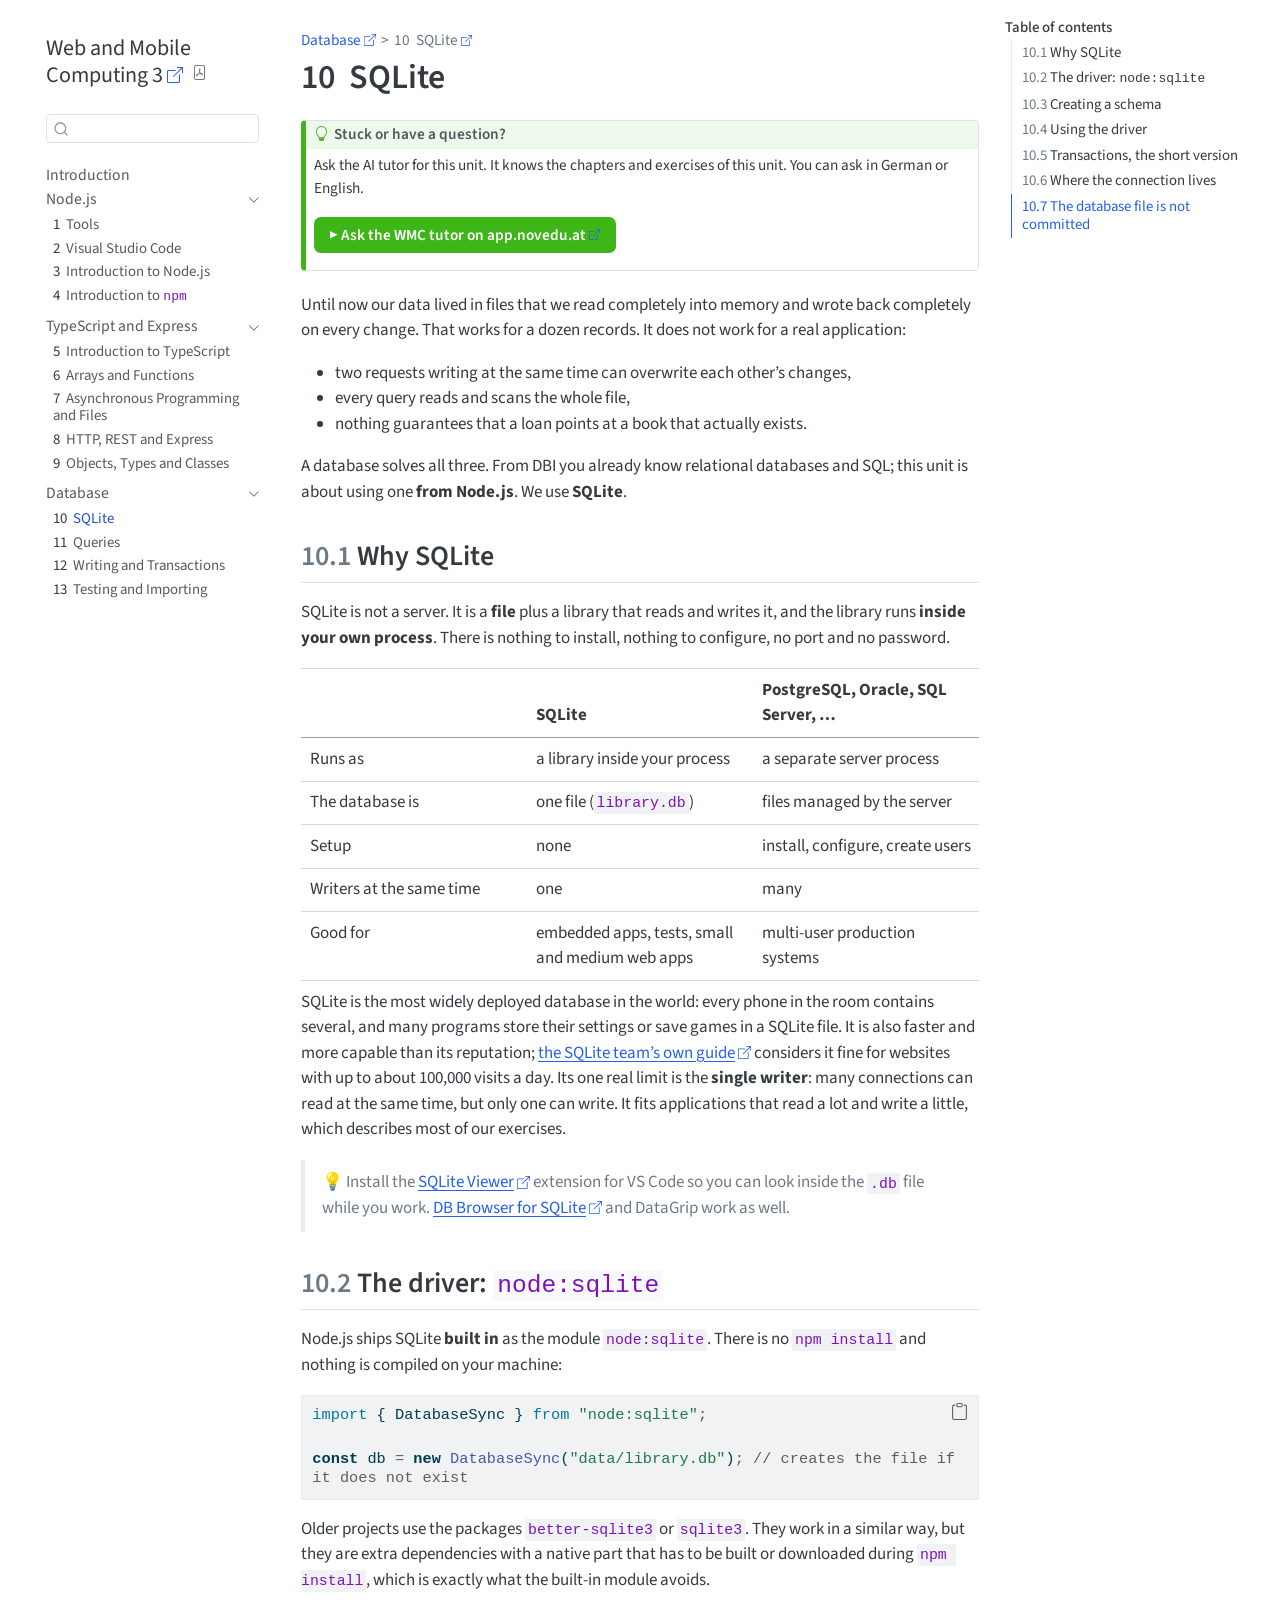
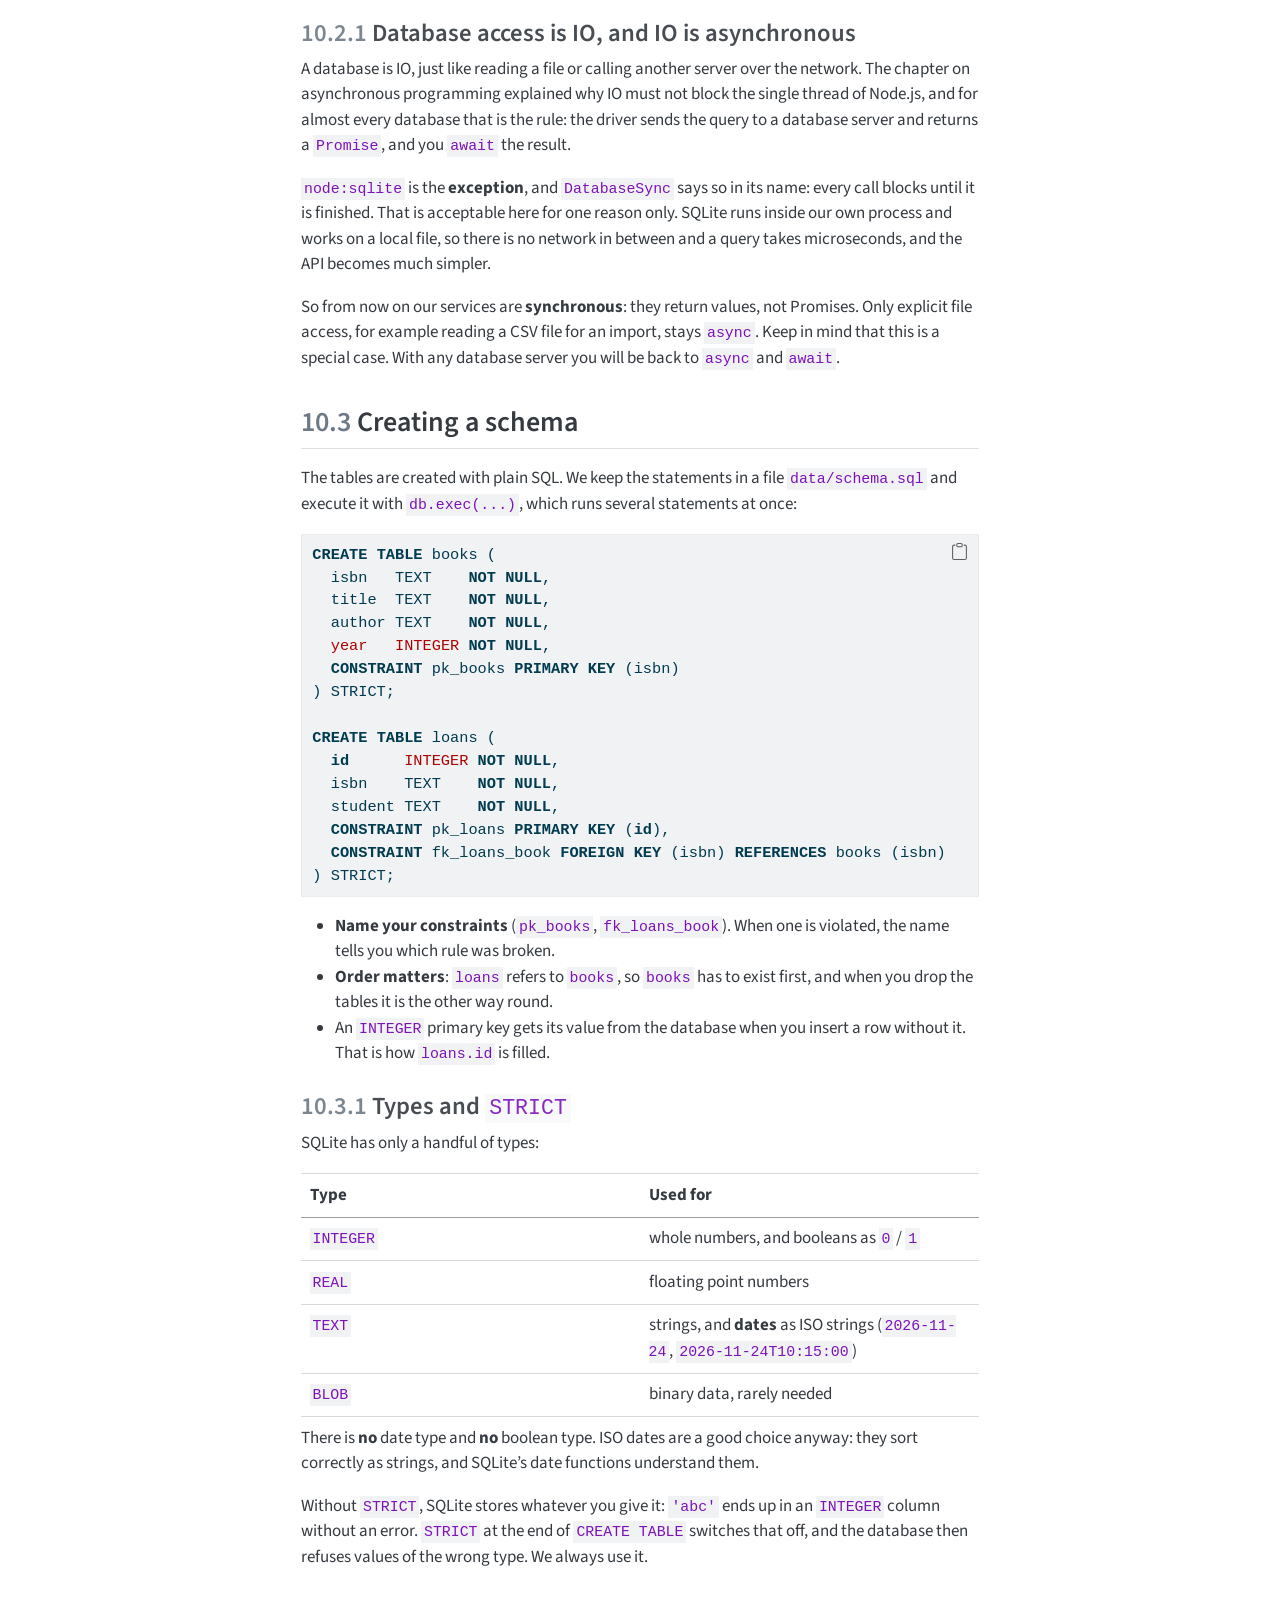
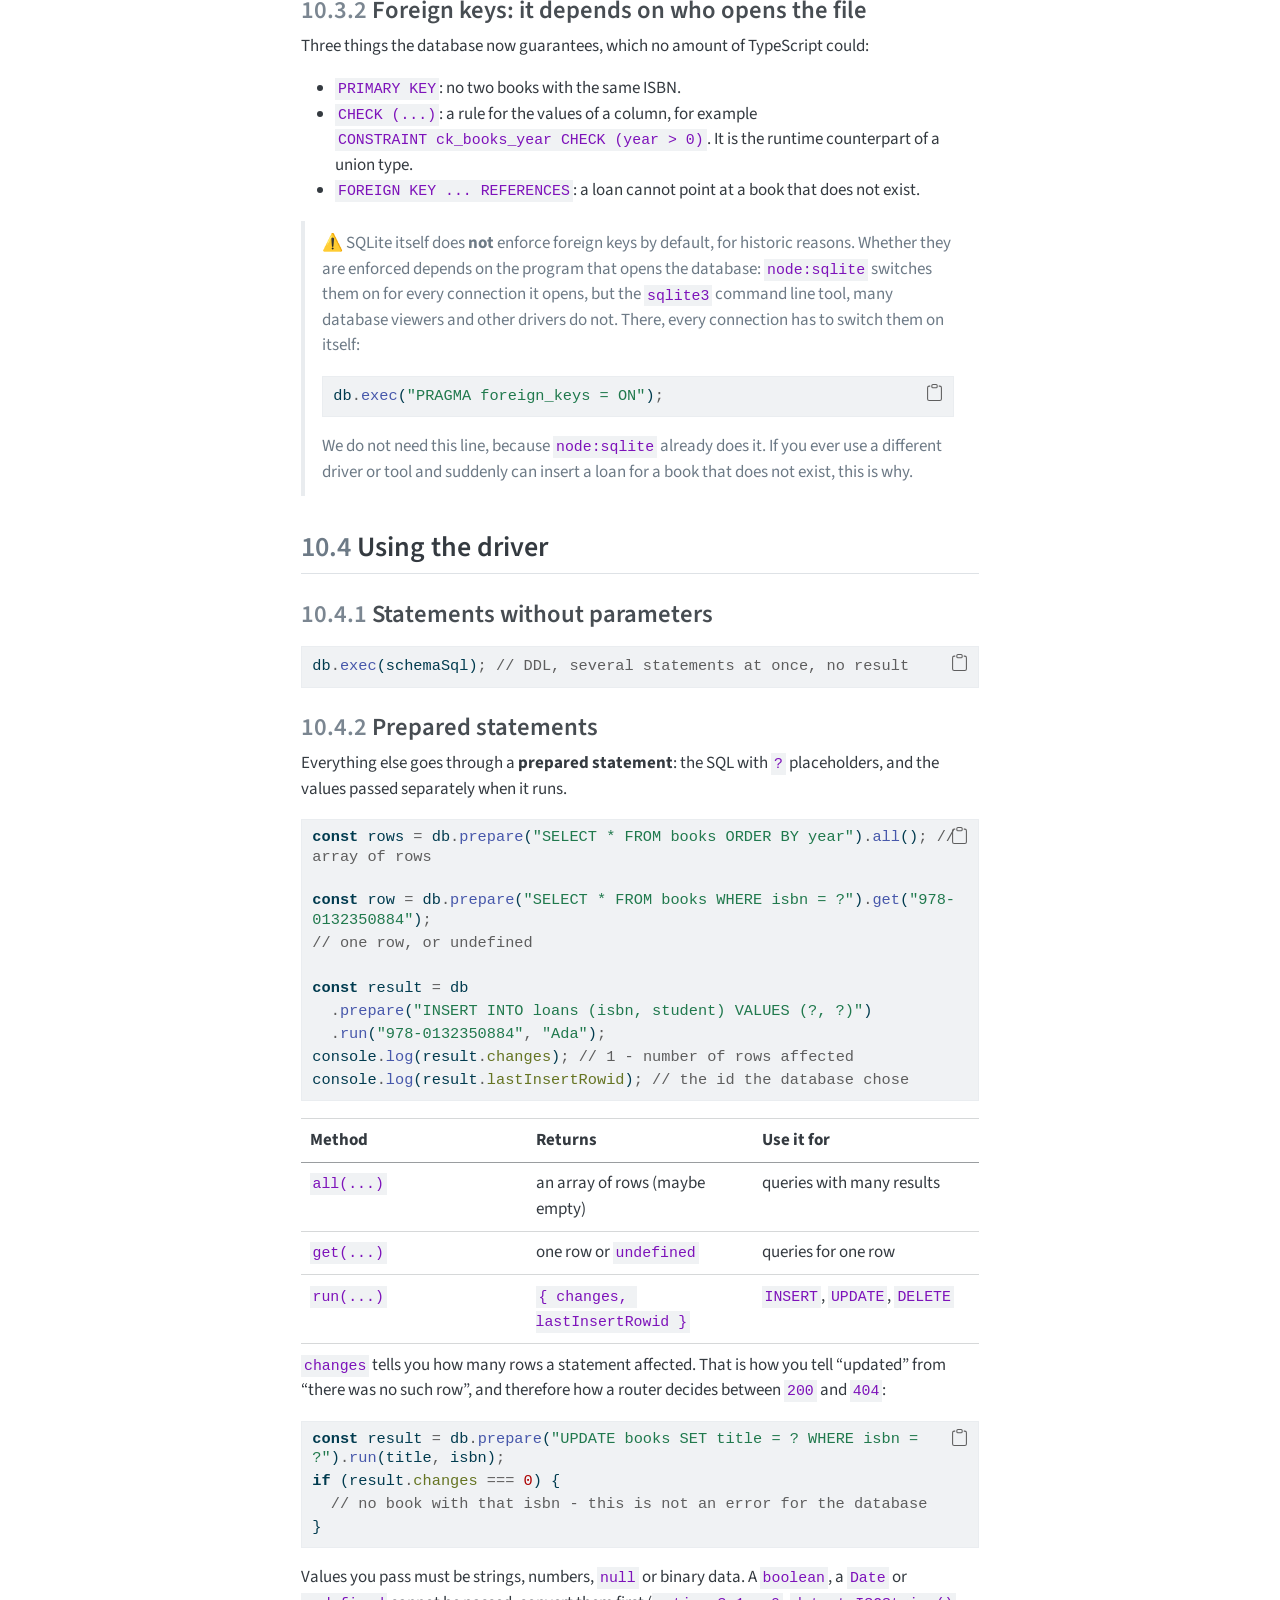
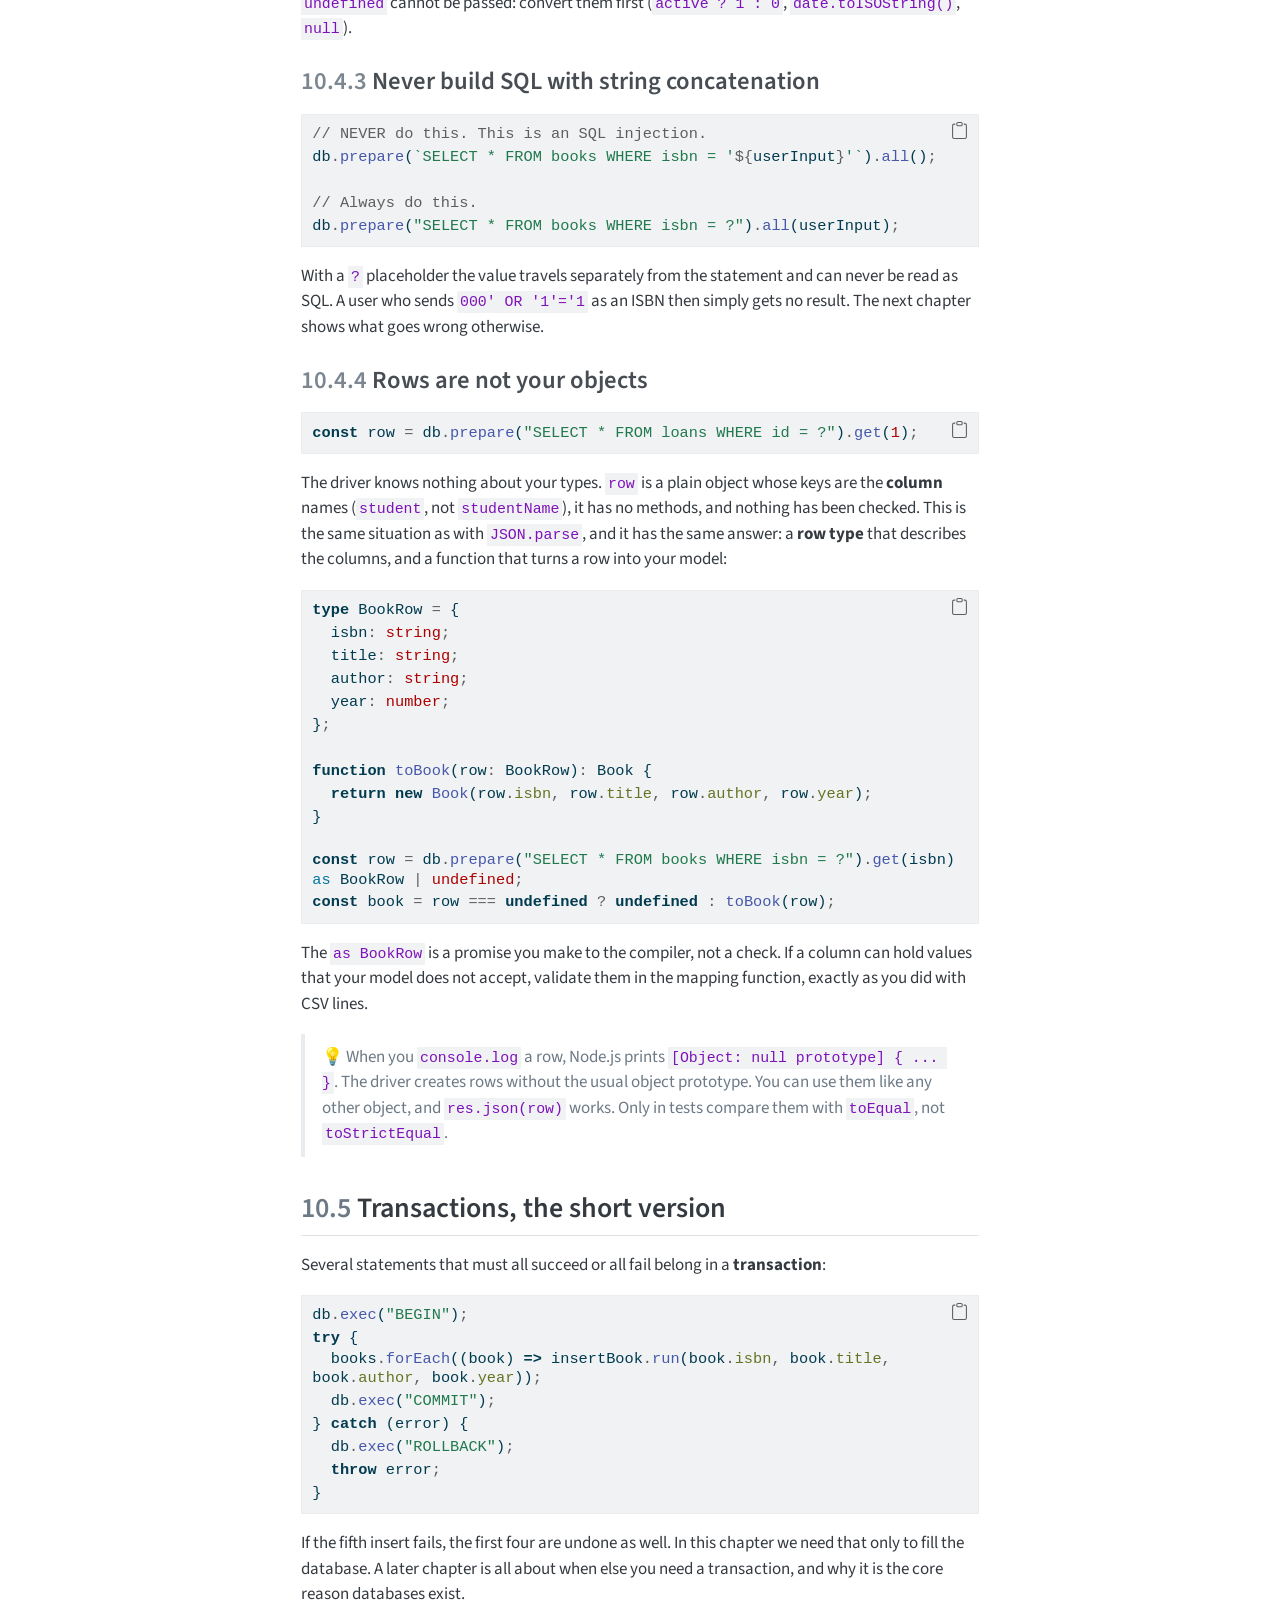
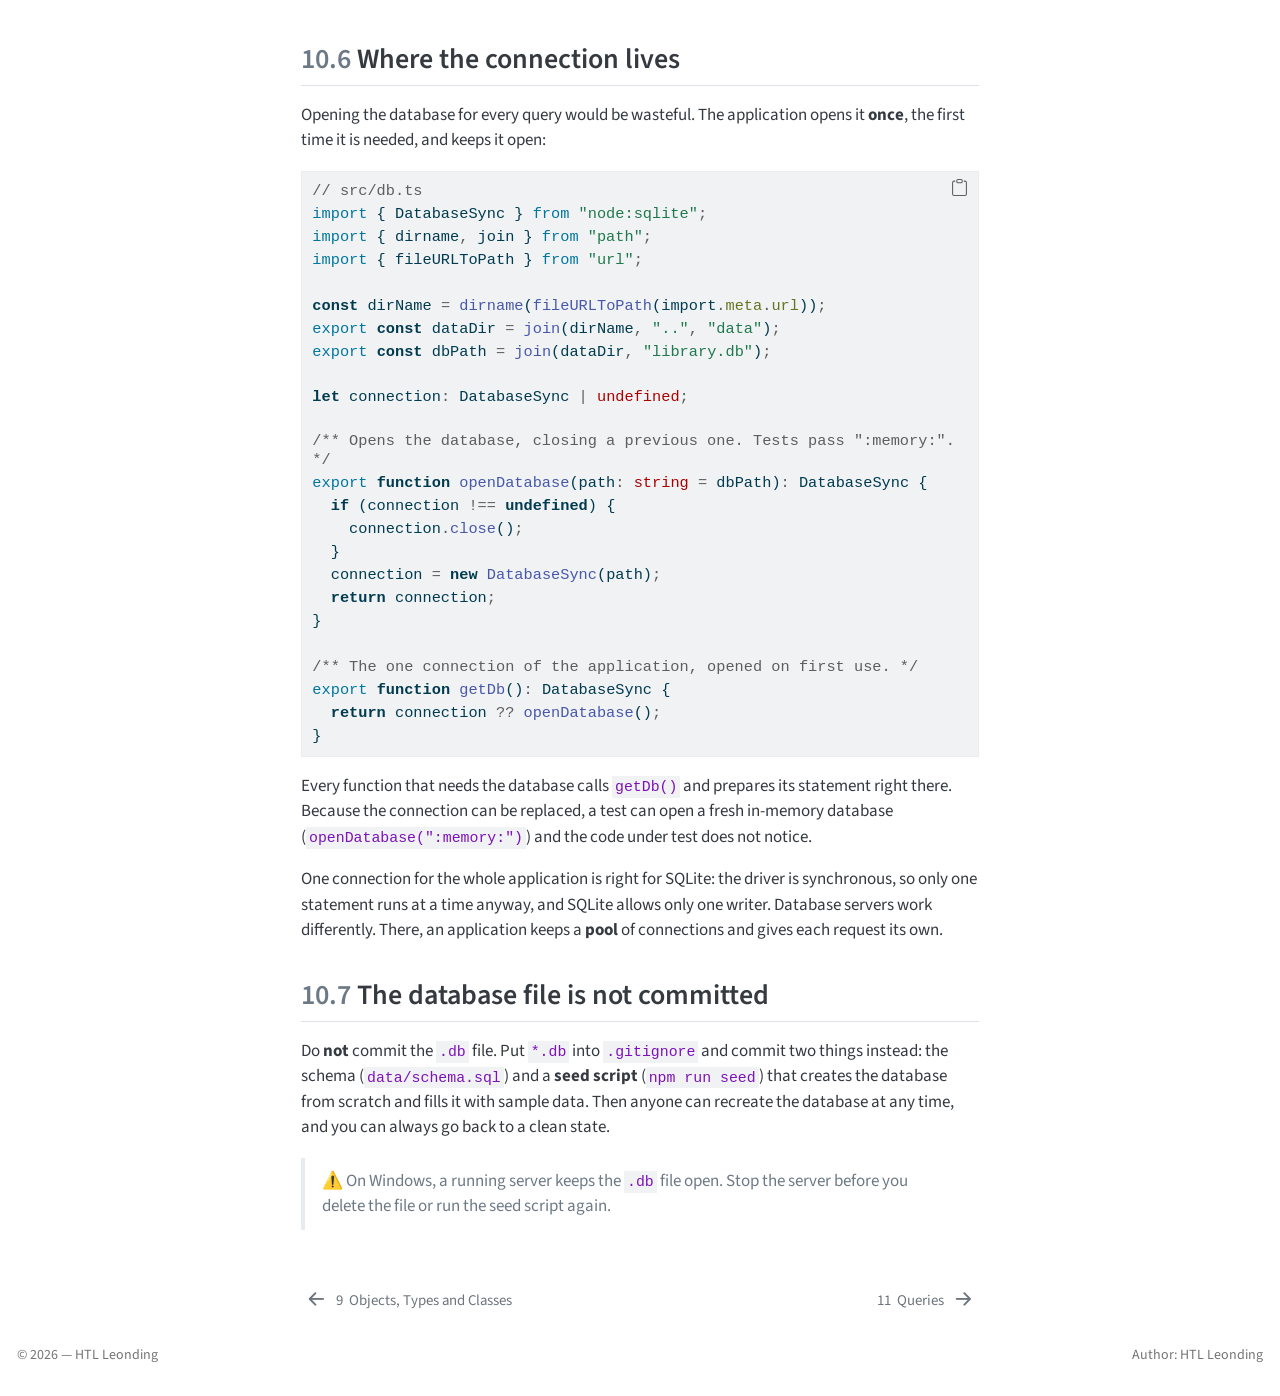
<file: content/Units/03-Database/material/01_sqlite/README.html>
<!DOCTYPE html>
<html xmlns="http://www.w3.org/1999/xhtml" lang="en" xml:lang="en"><head>

<meta charset="utf-8">
<meta name="generator" content="quarto-1.10.18">

<meta name="viewport" content="width=device-width, initial-scale=1.0, user-scalable=yes">


<title>10&nbsp; SQLite – Web and Mobile Computing 3</title>
<style>
/* Default styles provided by pandoc.
** See https://pandoc.org/MANUAL.html#variables-for-html for config info.
*/
span.smallcaps{font-variant: small-caps;}
div.columns{display: flex; gap: 1.5em;}
div.column{flex: auto;}
@media screen {
div.columns{gap: min(4vw, 1.5em);}
div.column{overflow-x: auto;}
}
div.hanging-indent{margin-left: 1.5em; text-indent: -1.5em;}
ul.task-list{list-style: none;}
ul.task-list li input[type="checkbox"] {
  width: 0.8em;
  margin: 0 0.8em 0.2em -1em; /* quarto-specific, see https://github.com/quarto-dev/quarto-cli/issues/4556 */ 
  vertical-align: middle;
}
/* CSS for syntax highlighting */
html { -webkit-text-size-adjust: 100%; }
pre > code.sourceCode { white-space: pre; position: relative; }
pre > code.sourceCode > span { display: inline-block; line-height: 1.25; }
pre > code.sourceCode > span:empty { height: 1.2em; }
.sourceCode { overflow: visible; }
code.sourceCode > span { color: inherit; text-decoration: inherit; }
div.sourceCode { margin: 1em 0; }
pre.sourceCode { margin: 0; }
@media screen {
div.sourceCode { overflow: auto; }
}
@media print {
pre > code.sourceCode { white-space: pre-wrap; }
pre > code.sourceCode > span { text-indent: -5em; padding-left: 5em; }
}
pre.numberSource code
  { counter-reset: source-line 0; }
pre.numberSource code > span
  { position: relative; left: -4em; counter-increment: source-line; }
pre.numberSource code > span > a:first-child::before
  { content: counter(source-line);
    position: relative; left: -1em; text-align: right; vertical-align: baseline;
    border: none; display: inline-block;
    -webkit-touch-callout: none; -webkit-user-select: none;
    -khtml-user-select: none; -moz-user-select: none;
    -ms-user-select: none; user-select: none;
    padding: 0 4px; width: 4em;
  }
pre.numberSource { margin-left: 3em;  padding-left: 4px; }
div.sourceCode
  {   }
@media screen {
pre > code.sourceCode > span > a:first-child::before { text-decoration: underline; }
}
</style>


<script src="../../../../../site_libs/quarto-nav/quarto-nav.js"></script>
<script src="../../../../../site_libs/quarto-nav/headroom.min.js"></script>
<script src="../../../../../site_libs/clipboard/clipboard.min.js"></script>
<script src="../../../../../site_libs/quarto-search/autocomplete.umd.js"></script>
<script src="../../../../../site_libs/quarto-search/fuse.min.js"></script>
<script src="../../../../../site_libs/quarto-search/quarto-search.js"></script>
<meta name="quarto:offset" content="../../../../../">
<link href="../../../../../content/Units/03-Database/material/02_queries/README.html" rel="next">
<link href="../../../../../content/Units/02-TypeScript-and-Express/material/05_objects-and-classes/README.html" rel="prev">
<script src="../../../../../site_libs/quarto-html/quarto.js" type="module"></script>
<script src="../../../../../site_libs/quarto-html/tabsets/tabsets.js" type="module"></script>
<script src="../../../../../site_libs/quarto-html/popper.min.js"></script>
<script src="../../../../../site_libs/quarto-html/tippy.umd.min.js"></script>
<script src="../../../../../site_libs/quarto-html/anchor.min.js"></script>
<link href="../../../../../site_libs/quarto-html/tippy.css" rel="stylesheet">
<link href="../../../../../site_libs/quarto-html/quarto-syntax-highlighting-64a204ab8560d761af7679ceaba22944.css" rel="stylesheet" id="quarto-text-highlighting-styles">
<script src="../../../../../site_libs/bootstrap/bootstrap.min.js"></script>
<link href="../../../../../site_libs/bootstrap/bootstrap-icons.css" rel="stylesheet">
<link href="../../../../../site_libs/bootstrap/bootstrap-bfe050db2283133c8854d94eaab4e9ec.min.css" rel="stylesheet" append-hash="true" id="quarto-bootstrap" data-mode="light">
<link href="../../../../../site_libs/quarto-contrib/quarto-novedu-1.0.0/novedu.css" rel="stylesheet">
<script id="quarto-search-options" type="application/json">{
  "location": "sidebar",
  "copy-button": false,
  "collapse-after": 3,
  "panel-placement": "start",
  "type": "textbox",
  "limit": 50,
  "keyboard-shortcut": [
    "f",
    "/",
    "s"
  ],
  "show-item-context": false,
  "language": {
    "search-no-results-text": "No results",
    "search-matching-documents-text": "matching documents",
    "search-copy-link-title": "Copy link to search",
    "search-hide-matches-text": "Hide additional matches",
    "search-more-match-text": "more match in this document",
    "search-more-matches-text": "more matches in this document",
    "search-clear-button-title": "Clear",
    "search-text-placeholder": "",
    "search-detached-cancel-button-title": "Cancel",
    "search-submit-button-title": "Submit",
    "search-label": "Search"
  }
}</script>
<style>html{ scroll-behavior: smooth; }</style>


<link rel="stylesheet" href="../../../../../styles.css">
</head>

<body class="nav-sidebar floating quarto-light">

<div id="quarto-search-results"></div>
  <header id="quarto-header" class="headroom fixed-top">
  <nav class="quarto-secondary-nav">
    <div class="container-fluid d-flex">
      <button type="button" class="quarto-btn-toggle btn" data-bs-toggle="collapse" role="button" data-bs-target=".quarto-sidebar-collapse-item" aria-controls="quarto-sidebar" aria-expanded="false" aria-label="Toggle sidebar navigation" onclick="if (window.quartoToggleHeadroom) { window.quartoToggleHeadroom(); }">
        <i class="bi bi-layout-text-sidebar-reverse"></i>
      </button>
        <nav class="quarto-page-breadcrumbs" aria-label="breadcrumb"><ol class="breadcrumb"><li class="breadcrumb-item"><a href="../../../../../content/Units/03-Database/material/01_sqlite/README.html">Database</a></li><li class="breadcrumb-item"><a href="../../../../../content/Units/03-Database/material/01_sqlite/README.html"><span class="chapter-number">10</span>&nbsp; <span class="chapter-title">SQLite</span></a></li></ol></nav>
        <a class="flex-grow-1" role="navigation" data-bs-toggle="collapse" data-bs-target=".quarto-sidebar-collapse-item" aria-controls="quarto-sidebar" aria-expanded="false" aria-label="Toggle sidebar navigation" onclick="if (window.quartoToggleHeadroom) { window.quartoToggleHeadroom(); }">      
        </a>
      <button type="button" class="btn quarto-search-button" aria-label="Search" onclick="window.quartoOpenSearch();">
        <i class="bi bi-search"></i>
      </button>
    </div>
  </nav>
</header>
<!-- content -->
<div id="quarto-content" class="quarto-container page-columns page-rows-contents page-layout-article">
<!-- sidebar -->
  <nav id="quarto-sidebar" class="sidebar collapse collapse-horizontal quarto-sidebar-collapse-item sidebar-navigation floating overflow-auto">
    <div class="pt-lg-2 mt-2 text-left sidebar-header">
    <div class="sidebar-title mb-0 py-0">
      <a href="../../../../../">Web and Mobile Computing 3</a> 
        <div class="sidebar-tools-main">
    <a href="../../../../../WMC3.pdf" title="Download PDF" class="quarto-navigation-tool px-1" aria-label="Download PDF"><i class="bi bi-file-pdf"></i></a>
</div>
    </div>
      </div>
        <div class="mt-2 flex-shrink-0 align-items-center">
        <div class="sidebar-search">
        <div id="quarto-search" class="" title="Search"></div>
        </div>
        </div>
    <div class="sidebar-menu-container"> 
    <ul class="list-unstyled mt-1">
        <li class="sidebar-item">
  <div class="sidebar-item-container"> 
  <a href="../../../../../index.html" class="sidebar-item-text sidebar-link">
 <span class="menu-text">Introduction</span></a>
  </div>
</li>
        <li class="sidebar-item sidebar-item-section">
      <div class="sidebar-item-container"> 
            <a class="sidebar-item-text sidebar-link text-start" data-bs-toggle="collapse" data-bs-target="#quarto-sidebar-section-1" role="navigation" aria-expanded="true">
 <span class="menu-text">Node.js</span></a>
          <a class="sidebar-item-toggle text-start" data-bs-toggle="collapse" data-bs-target="#quarto-sidebar-section-1" role="navigation" aria-expanded="true" aria-label="Toggle section">
            <i class="bi bi-chevron-right ms-2"></i>
          </a> 
      </div>
      <ul id="quarto-sidebar-section-1" class="collapse list-unstyled sidebar-section depth1 show">  
          <li class="sidebar-item">
  <div class="sidebar-item-container"> 
  <a href="../../../../../content/Units/01-Node.js/01_tools/README.html" class="sidebar-item-text sidebar-link">
 <span class="menu-text"><span class="chapter-number">1</span>&nbsp; <span class="chapter-title">Tools</span></span></a>
  </div>
</li>
          <li class="sidebar-item">
  <div class="sidebar-item-container"> 
  <a href="../../../../../content/Units/01-Node.js/01_tools/VSCode-Extensions.html" class="sidebar-item-text sidebar-link">
 <span class="menu-text"><span class="chapter-number">2</span>&nbsp; <span class="chapter-title">Visual Studio Code</span></span></a>
  </div>
</li>
          <li class="sidebar-item">
  <div class="sidebar-item-container"> 
  <a href="../../../../../content/Units/01-Node.js/02_node/README.html" class="sidebar-item-text sidebar-link">
 <span class="menu-text"><span class="chapter-number">3</span>&nbsp; <span class="chapter-title">Introduction to Node.js</span></span></a>
  </div>
</li>
          <li class="sidebar-item">
  <div class="sidebar-item-container"> 
  <a href="../../../../../content/Units/01-Node.js/03_npm/README.html" class="sidebar-item-text sidebar-link">
 <span class="menu-text"><span class="chapter-number">4</span>&nbsp; <span class="chapter-title">Introduction to <code>npm</code></span></span></a>
  </div>
</li>
      </ul>
  </li>
        <li class="sidebar-item sidebar-item-section">
      <div class="sidebar-item-container"> 
            <a class="sidebar-item-text sidebar-link text-start" data-bs-toggle="collapse" data-bs-target="#quarto-sidebar-section-2" role="navigation" aria-expanded="true">
 <span class="menu-text">TypeScript and Express</span></a>
          <a class="sidebar-item-toggle text-start" data-bs-toggle="collapse" data-bs-target="#quarto-sidebar-section-2" role="navigation" aria-expanded="true" aria-label="Toggle section">
            <i class="bi bi-chevron-right ms-2"></i>
          </a> 
      </div>
      <ul id="quarto-sidebar-section-2" class="collapse list-unstyled sidebar-section depth1 show">  
          <li class="sidebar-item">
  <div class="sidebar-item-container"> 
  <a href="../../../../../content/Units/02-TypeScript-and-Express/material/01_typescript-intro/README.html" class="sidebar-item-text sidebar-link">
 <span class="menu-text"><span class="chapter-number">5</span>&nbsp; <span class="chapter-title">Introduction to TypeScript</span></span></a>
  </div>
</li>
          <li class="sidebar-item">
  <div class="sidebar-item-container"> 
  <a href="../../../../../content/Units/02-TypeScript-and-Express/material/02_arrays-and-functions/README.html" class="sidebar-item-text sidebar-link">
 <span class="menu-text"><span class="chapter-number">6</span>&nbsp; <span class="chapter-title">Arrays and Functions</span></span></a>
  </div>
</li>
          <li class="sidebar-item">
  <div class="sidebar-item-container"> 
  <a href="../../../../../content/Units/02-TypeScript-and-Express/material/03_async-and-files/README.html" class="sidebar-item-text sidebar-link">
 <span class="menu-text"><span class="chapter-number">7</span>&nbsp; <span class="chapter-title">Asynchronous Programming and Files</span></span></a>
  </div>
</li>
          <li class="sidebar-item">
  <div class="sidebar-item-container"> 
  <a href="../../../../../content/Units/02-TypeScript-and-Express/material/04_express-intro/README.html" class="sidebar-item-text sidebar-link">
 <span class="menu-text"><span class="chapter-number">8</span>&nbsp; <span class="chapter-title">HTTP, REST and Express</span></span></a>
  </div>
</li>
          <li class="sidebar-item">
  <div class="sidebar-item-container"> 
  <a href="../../../../../content/Units/02-TypeScript-and-Express/material/05_objects-and-classes/README.html" class="sidebar-item-text sidebar-link">
 <span class="menu-text"><span class="chapter-number">9</span>&nbsp; <span class="chapter-title">Objects, Types and Classes</span></span></a>
  </div>
</li>
      </ul>
  </li>
        <li class="sidebar-item sidebar-item-section">
      <div class="sidebar-item-container"> 
            <a class="sidebar-item-text sidebar-link text-start" data-bs-toggle="collapse" data-bs-target="#quarto-sidebar-section-3" role="navigation" aria-expanded="true">
 <span class="menu-text">Database</span></a>
          <a class="sidebar-item-toggle text-start" data-bs-toggle="collapse" data-bs-target="#quarto-sidebar-section-3" role="navigation" aria-expanded="true" aria-label="Toggle section">
            <i class="bi bi-chevron-right ms-2"></i>
          </a> 
      </div>
      <ul id="quarto-sidebar-section-3" class="collapse list-unstyled sidebar-section depth1 show">  
          <li class="sidebar-item">
  <div class="sidebar-item-container"> 
  <a href="../../../../../content/Units/03-Database/material/01_sqlite/README.html" class="sidebar-item-text sidebar-link active">
 <span class="menu-text"><span class="chapter-number">10</span>&nbsp; <span class="chapter-title">SQLite</span></span></a>
  </div>
</li>
          <li class="sidebar-item">
  <div class="sidebar-item-container"> 
  <a href="../../../../../content/Units/03-Database/material/02_queries/README.html" class="sidebar-item-text sidebar-link">
 <span class="menu-text"><span class="chapter-number">11</span>&nbsp; <span class="chapter-title">Queries</span></span></a>
  </div>
</li>
          <li class="sidebar-item">
  <div class="sidebar-item-container"> 
  <a href="../../../../../content/Units/03-Database/material/03_writing-and-transactions/README.html" class="sidebar-item-text sidebar-link">
 <span class="menu-text"><span class="chapter-number">12</span>&nbsp; <span class="chapter-title">Writing and Transactions</span></span></a>
  </div>
</li>
          <li class="sidebar-item">
  <div class="sidebar-item-container"> 
  <a href="../../../../../content/Units/03-Database/material/04_testing-and-import/README.html" class="sidebar-item-text sidebar-link">
 <span class="menu-text"><span class="chapter-number">13</span>&nbsp; <span class="chapter-title">Testing and Importing</span></span></a>
  </div>
</li>
      </ul>
  </li>
    </ul>
    </div>
</nav>
<div id="quarto-sidebar-glass" class="quarto-sidebar-collapse-item" data-bs-toggle="collapse" data-bs-target=".quarto-sidebar-collapse-item"></div>
<!-- margin-sidebar -->
    <div id="quarto-margin-sidebar" class="sidebar margin-sidebar">
        <nav id="TOC" role="doc-toc" class="toc-active">
    <h2 id="toc-title">Table of contents</h2>
   
  <ul>
  <li><a href="#why-sqlite" id="toc-why-sqlite" class="nav-link active" data-scroll-target="#why-sqlite"><span class="header-section-number">10.1</span> Why SQLite</a></li>
  <li><a href="#the-driver-nodesqlite" id="toc-the-driver-nodesqlite" class="nav-link" data-scroll-target="#the-driver-nodesqlite"><span class="header-section-number">10.2</span> The driver: <code>node:sqlite</code></a>
  <ul class="collapse">
  <li><a href="#database-access-is-io-and-io-is-asynchronous" id="toc-database-access-is-io-and-io-is-asynchronous" class="nav-link" data-scroll-target="#database-access-is-io-and-io-is-asynchronous"><span class="header-section-number">10.2.1</span> Database access is IO, and IO is asynchronous</a></li>
  </ul></li>
  <li><a href="#creating-a-schema" id="toc-creating-a-schema" class="nav-link" data-scroll-target="#creating-a-schema"><span class="header-section-number">10.3</span> Creating a schema</a>
  <ul class="collapse">
  <li><a href="#types-and-strict" id="toc-types-and-strict" class="nav-link" data-scroll-target="#types-and-strict"><span class="header-section-number">10.3.1</span> Types and <code>STRICT</code></a></li>
  <li><a href="#foreign-keys-it-depends-on-who-opens-the-file" id="toc-foreign-keys-it-depends-on-who-opens-the-file" class="nav-link" data-scroll-target="#foreign-keys-it-depends-on-who-opens-the-file"><span class="header-section-number">10.3.2</span> Foreign keys: it depends on who opens the file</a></li>
  </ul></li>
  <li><a href="#using-the-driver" id="toc-using-the-driver" class="nav-link" data-scroll-target="#using-the-driver"><span class="header-section-number">10.4</span> Using the driver</a>
  <ul class="collapse">
  <li><a href="#statements-without-parameters" id="toc-statements-without-parameters" class="nav-link" data-scroll-target="#statements-without-parameters"><span class="header-section-number">10.4.1</span> Statements without parameters</a></li>
  <li><a href="#prepared-statements" id="toc-prepared-statements" class="nav-link" data-scroll-target="#prepared-statements"><span class="header-section-number">10.4.2</span> Prepared statements</a></li>
  <li><a href="#never-build-sql-with-string-concatenation" id="toc-never-build-sql-with-string-concatenation" class="nav-link" data-scroll-target="#never-build-sql-with-string-concatenation"><span class="header-section-number">10.4.3</span> Never build SQL with string concatenation</a></li>
  <li><a href="#rows-are-not-your-objects" id="toc-rows-are-not-your-objects" class="nav-link" data-scroll-target="#rows-are-not-your-objects"><span class="header-section-number">10.4.4</span> Rows are not your objects</a></li>
  </ul></li>
  <li><a href="#transactions-the-short-version" id="toc-transactions-the-short-version" class="nav-link" data-scroll-target="#transactions-the-short-version"><span class="header-section-number">10.5</span> Transactions, the short version</a></li>
  <li><a href="#where-the-connection-lives" id="toc-where-the-connection-lives" class="nav-link" data-scroll-target="#where-the-connection-lives"><span class="header-section-number">10.6</span> Where the connection lives</a></li>
  <li><a href="#the-database-file-is-not-committed" id="toc-the-database-file-is-not-committed" class="nav-link" data-scroll-target="#the-database-file-is-not-committed"><span class="header-section-number">10.7</span> The database file is not committed</a></li>
  </ul>
</nav>
    </div>
<!-- main -->
<main class="content" id="quarto-document-content">

<header id="title-block-header" class="quarto-title-block default"><nav class="quarto-page-breadcrumbs quarto-title-breadcrumbs d-none d-lg-block" aria-label="breadcrumb"><ol class="breadcrumb"><li class="breadcrumb-item"><a href="../../../../../content/Units/03-Database/material/01_sqlite/README.html">Database</a></li><li class="breadcrumb-item"><a href="../../../../../content/Units/03-Database/material/01_sqlite/README.html"><span class="chapter-number">10</span>&nbsp; <span class="chapter-title">SQLite</span></a></li></ol></nav>
<div class="quarto-title">
<h1 class="title"><span class="chapter-number">10</span>&nbsp; <span class="chapter-title">SQLite</span></h1>
</div>



<div class="quarto-title-meta">

    
  
    
  </div>
  


</header>


<div class="callout callout-style-default callout-tip callout-titled">
<div class="callout-header d-flex align-content-center">
<div class="callout-icon-container">
<i class="callout-icon"></i>
</div>
<div class="callout-title-container flex-fill">
<span class="screen-reader-only">Tip</span>Stuck or have a question?
</div>
</div>
<div class="callout-body-container callout-body">
<p>Ask the AI tutor for this unit. It knows the chapters and exercises of this unit. You can ask in German or English.</p>
<div class="novedu-cta novedu-cta-tutor">
<p><a href="https://app.novedu.at/d4gouxxqj1">▶ Ask the WMC tutor on app.novedu.at</a></p>
</div>
</div>
</div>
<p>Until now our data lived in files that we read completely into memory and wrote back completely on every change. That works for a dozen records. It does not work for a real application:</p>
<ul>
<li>two requests writing at the same time can overwrite each other’s changes,</li>
<li>every query reads and scans the whole file,</li>
<li>nothing guarantees that a loan points at a book that actually exists.</li>
</ul>
<p>A database solves all three. From DBI you already know relational databases and SQL; this unit is about using one <strong>from Node.js</strong>. We use <strong>SQLite</strong>.</p>
<section id="why-sqlite" class="level2" data-number="10.1">
<h2 data-number="10.1" class="anchored" data-anchor-id="why-sqlite"><span class="header-section-number">10.1</span> Why SQLite</h2>
<p>SQLite is not a server. It is a <strong>file</strong> plus a library that reads and writes it, and the library runs <strong>inside your own process</strong>. There is nothing to install, nothing to configure, no port and no password.</p>
<table class="caption-top table">
<colgroup>
<col style="width: 33%">
<col style="width: 33%">
<col style="width: 33%">
</colgroup>
<thead>
<tr class="header">
<th></th>
<th>SQLite</th>
<th>PostgreSQL, Oracle, SQL Server, …</th>
</tr>
</thead>
<tbody>
<tr class="odd">
<td>Runs as</td>
<td>a library inside your process</td>
<td>a separate server process</td>
</tr>
<tr class="even">
<td>The database is</td>
<td>one file (<code>library.db</code>)</td>
<td>files managed by the server</td>
</tr>
<tr class="odd">
<td>Setup</td>
<td>none</td>
<td>install, configure, create users</td>
</tr>
<tr class="even">
<td>Writers at the same time</td>
<td>one</td>
<td>many</td>
</tr>
<tr class="odd">
<td>Good for</td>
<td>embedded apps, tests, small and medium web apps</td>
<td>multi-user production systems</td>
</tr>
</tbody>
</table>
<p>SQLite is the most widely deployed database in the world: every phone in the room contains several, and many programs store their settings or save games in a SQLite file. It is also faster and more capable than its reputation; <a href="https://www.sqlite.org/whentouse.html">the SQLite team’s own guide</a> considers it fine for websites with up to about 100,000 visits a day. Its one real limit is the <strong>single writer</strong>: many connections can read at the same time, but only one can write. It fits applications that read a lot and write a little, which describes most of our exercises.</p>
<blockquote class="blockquote">
<p><span class="emoji" data-emoji="bulb">💡</span> Install the <a href="https://marketplace.visualstudio.com/items?itemName=qwtel.sqlite-viewer">SQLite Viewer</a> extension for VS Code so you can look inside the <code>.db</code> file while you work. <a href="https://sqlitebrowser.org/">DB Browser for SQLite</a> and DataGrip work as well.</p>
</blockquote>
</section>
<section id="the-driver-nodesqlite" class="level2" data-number="10.2">
<h2 data-number="10.2" class="anchored" data-anchor-id="the-driver-nodesqlite"><span class="header-section-number">10.2</span> The driver: <code>node:sqlite</code></h2>
<p>Node.js ships SQLite <strong>built in</strong> as the module <code>node:sqlite</code>. There is no <code>npm install</code> and nothing is compiled on your machine:</p>
<div class="code-copy-outer-scaffold"><div class="sourceCode" id="cb1"><pre class="sourceCode typescript code-with-copy"><code class="sourceCode typescript"><span id="cb1-1"><a href="#cb1-1" aria-hidden="true" tabindex="-1"></a><span class="im">import</span> { DatabaseSync } <span class="im">from</span> <span class="st">"node:sqlite"</span><span class="op">;</span></span>
<span id="cb1-2"><a href="#cb1-2" aria-hidden="true" tabindex="-1"></a></span>
<span id="cb1-3"><a href="#cb1-3" aria-hidden="true" tabindex="-1"></a><span class="kw">const</span> db <span class="op">=</span> <span class="kw">new</span> <span class="fu">DatabaseSync</span>(<span class="st">"data/library.db"</span>)<span class="op">;</span> <span class="co">// creates the file if it does not exist</span></span></code></pre></div><button title="Copy to Clipboard" class="code-copy-button"><i class="bi"></i></button></div>
<p>Older projects use the packages <code>better-sqlite3</code> or <code>sqlite3</code>. They work in a similar way, but they are extra dependencies with a native part that has to be built or downloaded during <code>npm install</code>, which is exactly what the built-in module avoids.</p>
<section id="database-access-is-io-and-io-is-asynchronous" class="level3" data-number="10.2.1">
<h3 data-number="10.2.1" class="anchored" data-anchor-id="database-access-is-io-and-io-is-asynchronous"><span class="header-section-number">10.2.1</span> Database access is IO, and IO is asynchronous</h3>
<p>A database is IO, just like reading a file or calling another server over the network. The chapter on asynchronous programming explained why IO must not block the single thread of Node.js, and for almost every database that is the rule: the driver sends the query to a database server and returns a <code>Promise</code>, and you <code>await</code> the result.</p>
<p><code>node:sqlite</code> is the <strong>exception</strong>, and <code>DatabaseSync</code> says so in its name: every call blocks until it is finished. That is acceptable here for one reason only. SQLite runs inside our own process and works on a local file, so there is no network in between and a query takes microseconds, and the API becomes much simpler.</p>
<p>So from now on our services are <strong>synchronous</strong>: they return values, not Promises. Only explicit file access, for example reading a CSV file for an import, stays <code>async</code>. Keep in mind that this is a special case. With any database server you will be back to <code>async</code> and <code>await</code>.</p>
</section>
</section>
<section id="creating-a-schema" class="level2" data-number="10.3">
<h2 data-number="10.3" class="anchored" data-anchor-id="creating-a-schema"><span class="header-section-number">10.3</span> Creating a schema</h2>
<p>The tables are created with plain SQL. We keep the statements in a file <code>data/schema.sql</code> and execute it with <code>db.exec(...)</code>, which runs several statements at once:</p>
<div class="code-copy-outer-scaffold"><div class="sourceCode" id="cb2"><pre class="sourceCode sql code-with-copy"><code class="sourceCode sql"><span id="cb2-1"><a href="#cb2-1" aria-hidden="true" tabindex="-1"></a><span class="kw">CREATE</span> <span class="kw">TABLE</span> books (</span>
<span id="cb2-2"><a href="#cb2-2" aria-hidden="true" tabindex="-1"></a>  isbn   TEXT    <span class="kw">NOT</span> <span class="kw">NULL</span>,</span>
<span id="cb2-3"><a href="#cb2-3" aria-hidden="true" tabindex="-1"></a>  title  TEXT    <span class="kw">NOT</span> <span class="kw">NULL</span>,</span>
<span id="cb2-4"><a href="#cb2-4" aria-hidden="true" tabindex="-1"></a>  author TEXT    <span class="kw">NOT</span> <span class="kw">NULL</span>,</span>
<span id="cb2-5"><a href="#cb2-5" aria-hidden="true" tabindex="-1"></a>  <span class="dt">year</span>   <span class="dt">INTEGER</span> <span class="kw">NOT</span> <span class="kw">NULL</span>,</span>
<span id="cb2-6"><a href="#cb2-6" aria-hidden="true" tabindex="-1"></a>  <span class="kw">CONSTRAINT</span> pk_books <span class="kw">PRIMARY</span> <span class="kw">KEY</span> (isbn)</span>
<span id="cb2-7"><a href="#cb2-7" aria-hidden="true" tabindex="-1"></a>) STRICT;</span>
<span id="cb2-8"><a href="#cb2-8" aria-hidden="true" tabindex="-1"></a></span>
<span id="cb2-9"><a href="#cb2-9" aria-hidden="true" tabindex="-1"></a><span class="kw">CREATE</span> <span class="kw">TABLE</span> loans (</span>
<span id="cb2-10"><a href="#cb2-10" aria-hidden="true" tabindex="-1"></a>  <span class="kw">id</span>      <span class="dt">INTEGER</span> <span class="kw">NOT</span> <span class="kw">NULL</span>,</span>
<span id="cb2-11"><a href="#cb2-11" aria-hidden="true" tabindex="-1"></a>  isbn    TEXT    <span class="kw">NOT</span> <span class="kw">NULL</span>,</span>
<span id="cb2-12"><a href="#cb2-12" aria-hidden="true" tabindex="-1"></a>  student TEXT    <span class="kw">NOT</span> <span class="kw">NULL</span>,</span>
<span id="cb2-13"><a href="#cb2-13" aria-hidden="true" tabindex="-1"></a>  <span class="kw">CONSTRAINT</span> pk_loans <span class="kw">PRIMARY</span> <span class="kw">KEY</span> (<span class="kw">id</span>),</span>
<span id="cb2-14"><a href="#cb2-14" aria-hidden="true" tabindex="-1"></a>  <span class="kw">CONSTRAINT</span> fk_loans_book <span class="kw">FOREIGN</span> <span class="kw">KEY</span> (isbn) <span class="kw">REFERENCES</span> books (isbn)</span>
<span id="cb2-15"><a href="#cb2-15" aria-hidden="true" tabindex="-1"></a>) STRICT;</span></code></pre></div><button title="Copy to Clipboard" class="code-copy-button"><i class="bi"></i></button></div>
<ul>
<li><strong>Name your constraints</strong> (<code>pk_books</code>, <code>fk_loans_book</code>). When one is violated, the name tells you which rule was broken.</li>
<li><strong>Order matters</strong>: <code>loans</code> refers to <code>books</code>, so <code>books</code> has to exist first, and when you drop the tables it is the other way round.</li>
<li>An <code>INTEGER</code> primary key gets its value from the database when you insert a row without it. That is how <code>loans.id</code> is filled.</li>
</ul>
<section id="types-and-strict" class="level3" data-number="10.3.1">
<h3 data-number="10.3.1" class="anchored" data-anchor-id="types-and-strict"><span class="header-section-number">10.3.1</span> Types and <code>STRICT</code></h3>
<p>SQLite has only a handful of types:</p>
<table class="caption-top table">
<colgroup>
<col style="width: 50%">
<col style="width: 50%">
</colgroup>
<thead>
<tr class="header">
<th>Type</th>
<th>Used for</th>
</tr>
</thead>
<tbody>
<tr class="odd">
<td><code>INTEGER</code></td>
<td>whole numbers, and booleans as <code>0</code> / <code>1</code></td>
</tr>
<tr class="even">
<td><code>REAL</code></td>
<td>floating point numbers</td>
</tr>
<tr class="odd">
<td><code>TEXT</code></td>
<td>strings, and <strong>dates</strong> as ISO strings (<code>2026-11-24</code>, <code>2026-11-24T10:15:00</code>)</td>
</tr>
<tr class="even">
<td><code>BLOB</code></td>
<td>binary data, rarely needed</td>
</tr>
</tbody>
</table>
<p>There is <strong>no</strong> date type and <strong>no</strong> boolean type. ISO dates are a good choice anyway: they sort correctly as strings, and SQLite’s date functions understand them.</p>
<p>Without <code>STRICT</code>, SQLite stores whatever you give it: <code>'abc'</code> ends up in an <code>INTEGER</code> column without an error. <code>STRICT</code> at the end of <code>CREATE TABLE</code> switches that off, and the database then refuses values of the wrong type. We always use it.</p>
</section>
<section id="foreign-keys-it-depends-on-who-opens-the-file" class="level3" data-number="10.3.2">
<h3 data-number="10.3.2" class="anchored" data-anchor-id="foreign-keys-it-depends-on-who-opens-the-file"><span class="header-section-number">10.3.2</span> Foreign keys: it depends on who opens the file</h3>
<p>Three things the database now guarantees, which no amount of TypeScript could:</p>
<ul>
<li><code>PRIMARY KEY</code>: no two books with the same ISBN.</li>
<li><code>CHECK (...)</code>: a rule for the values of a column, for example <code>CONSTRAINT ck_books_year CHECK (year &gt; 0)</code>. It is the runtime counterpart of a union type.</li>
<li><code>FOREIGN KEY ... REFERENCES</code>: a loan cannot point at a book that does not exist.</li>
</ul>
<blockquote class="blockquote">
<p><span class="emoji" data-emoji="warning">⚠️</span> SQLite itself does <strong>not</strong> enforce foreign keys by default, for historic reasons. Whether they are enforced depends on the program that opens the database: <code>node:sqlite</code> switches them on for every connection it opens, but the <code>sqlite3</code> command line tool, many database viewers and other drivers do not. There, every connection has to switch them on itself:</p>
<div class="code-copy-outer-scaffold"><div class="sourceCode" id="cb3"><pre class="sourceCode typescript code-with-copy"><code class="sourceCode typescript"><span id="cb3-1"><a href="#cb3-1" aria-hidden="true" tabindex="-1"></a>db<span class="op">.</span><span class="fu">exec</span>(<span class="st">"PRAGMA foreign_keys = ON"</span>)<span class="op">;</span></span></code></pre></div><button title="Copy to Clipboard" class="code-copy-button"><i class="bi"></i></button></div>
<p>We do not need this line, because <code>node:sqlite</code> already does it. If you ever use a different driver or tool and suddenly can insert a loan for a book that does not exist, this is why.</p>
</blockquote>
</section>
</section>
<section id="using-the-driver" class="level2" data-number="10.4">
<h2 data-number="10.4" class="anchored" data-anchor-id="using-the-driver"><span class="header-section-number">10.4</span> Using the driver</h2>
<section id="statements-without-parameters" class="level3" data-number="10.4.1">
<h3 data-number="10.4.1" class="anchored" data-anchor-id="statements-without-parameters"><span class="header-section-number">10.4.1</span> Statements without parameters</h3>
<div class="code-copy-outer-scaffold"><div class="sourceCode" id="cb4"><pre class="sourceCode typescript code-with-copy"><code class="sourceCode typescript"><span id="cb4-1"><a href="#cb4-1" aria-hidden="true" tabindex="-1"></a>db<span class="op">.</span><span class="fu">exec</span>(schemaSql)<span class="op">;</span> <span class="co">// DDL, several statements at once, no result</span></span></code></pre></div><button title="Copy to Clipboard" class="code-copy-button"><i class="bi"></i></button></div>
</section>
<section id="prepared-statements" class="level3" data-number="10.4.2">
<h3 data-number="10.4.2" class="anchored" data-anchor-id="prepared-statements"><span class="header-section-number">10.4.2</span> Prepared statements</h3>
<p>Everything else goes through a <strong>prepared statement</strong>: the SQL with <code>?</code> placeholders, and the values passed separately when it runs.</p>
<div class="code-copy-outer-scaffold"><div class="sourceCode" id="cb5"><pre class="sourceCode typescript code-with-copy"><code class="sourceCode typescript"><span id="cb5-1"><a href="#cb5-1" aria-hidden="true" tabindex="-1"></a><span class="kw">const</span> rows <span class="op">=</span> db<span class="op">.</span><span class="fu">prepare</span>(<span class="st">"SELECT * FROM books ORDER BY year"</span>)<span class="op">.</span><span class="fu">all</span>()<span class="op">;</span> <span class="co">// array of rows</span></span>
<span id="cb5-2"><a href="#cb5-2" aria-hidden="true" tabindex="-1"></a></span>
<span id="cb5-3"><a href="#cb5-3" aria-hidden="true" tabindex="-1"></a><span class="kw">const</span> row <span class="op">=</span> db<span class="op">.</span><span class="fu">prepare</span>(<span class="st">"SELECT * FROM books WHERE isbn = ?"</span>)<span class="op">.</span><span class="fu">get</span>(<span class="st">"978-0132350884"</span>)<span class="op">;</span></span>
<span id="cb5-4"><a href="#cb5-4" aria-hidden="true" tabindex="-1"></a><span class="co">// one row, or undefined</span></span>
<span id="cb5-5"><a href="#cb5-5" aria-hidden="true" tabindex="-1"></a></span>
<span id="cb5-6"><a href="#cb5-6" aria-hidden="true" tabindex="-1"></a><span class="kw">const</span> result <span class="op">=</span> db</span>
<span id="cb5-7"><a href="#cb5-7" aria-hidden="true" tabindex="-1"></a>  <span class="op">.</span><span class="fu">prepare</span>(<span class="st">"INSERT INTO loans (isbn, student) VALUES (?, ?)"</span>)</span>
<span id="cb5-8"><a href="#cb5-8" aria-hidden="true" tabindex="-1"></a>  <span class="op">.</span><span class="fu">run</span>(<span class="st">"978-0132350884"</span><span class="op">,</span> <span class="st">"Ada"</span>)<span class="op">;</span></span>
<span id="cb5-9"><a href="#cb5-9" aria-hidden="true" tabindex="-1"></a><span class="bu">console</span><span class="op">.</span><span class="fu">log</span>(result<span class="op">.</span><span class="at">changes</span>)<span class="op">;</span> <span class="co">// 1 - number of rows affected</span></span>
<span id="cb5-10"><a href="#cb5-10" aria-hidden="true" tabindex="-1"></a><span class="bu">console</span><span class="op">.</span><span class="fu">log</span>(result<span class="op">.</span><span class="at">lastInsertRowid</span>)<span class="op">;</span> <span class="co">// the id the database chose</span></span></code></pre></div><button title="Copy to Clipboard" class="code-copy-button"><i class="bi"></i></button></div>
<table class="caption-top table">
<colgroup>
<col style="width: 33%">
<col style="width: 33%">
<col style="width: 33%">
</colgroup>
<thead>
<tr class="header">
<th>Method</th>
<th>Returns</th>
<th>Use it for</th>
</tr>
</thead>
<tbody>
<tr class="odd">
<td><code>all(...)</code></td>
<td>an array of rows (maybe empty)</td>
<td>queries with many results</td>
</tr>
<tr class="even">
<td><code>get(...)</code></td>
<td>one row or <code>undefined</code></td>
<td>queries for one row</td>
</tr>
<tr class="odd">
<td><code>run(...)</code></td>
<td><code>{ changes, lastInsertRowid }</code></td>
<td><code>INSERT</code>, <code>UPDATE</code>, <code>DELETE</code></td>
</tr>
</tbody>
</table>
<p><code>changes</code> tells you how many rows a statement affected. That is how you tell “updated” from “there was no such row”, and therefore how a router decides between <code>200</code> and <code>404</code>:</p>
<div class="code-copy-outer-scaffold"><div class="sourceCode" id="cb6"><pre class="sourceCode typescript code-with-copy"><code class="sourceCode typescript"><span id="cb6-1"><a href="#cb6-1" aria-hidden="true" tabindex="-1"></a><span class="kw">const</span> result <span class="op">=</span> db<span class="op">.</span><span class="fu">prepare</span>(<span class="st">"UPDATE books SET title = ? WHERE isbn = ?"</span>)<span class="op">.</span><span class="fu">run</span>(title<span class="op">,</span> isbn)<span class="op">;</span></span>
<span id="cb6-2"><a href="#cb6-2" aria-hidden="true" tabindex="-1"></a><span class="cf">if</span> (result<span class="op">.</span><span class="at">changes</span> <span class="op">===</span> <span class="dv">0</span>) {</span>
<span id="cb6-3"><a href="#cb6-3" aria-hidden="true" tabindex="-1"></a>  <span class="co">// no book with that isbn - this is not an error for the database</span></span>
<span id="cb6-4"><a href="#cb6-4" aria-hidden="true" tabindex="-1"></a>}</span></code></pre></div><button title="Copy to Clipboard" class="code-copy-button"><i class="bi"></i></button></div>
<p>Values you pass must be strings, numbers, <code>null</code> or binary data. A <code>boolean</code>, a <code>Date</code> or <code>undefined</code> cannot be passed: convert them first (<code>active ? 1 : 0</code>, <code>date.toISOString()</code>, <code>null</code>).</p>
</section>
<section id="never-build-sql-with-string-concatenation" class="level3" data-number="10.4.3">
<h3 data-number="10.4.3" class="anchored" data-anchor-id="never-build-sql-with-string-concatenation"><span class="header-section-number">10.4.3</span> Never build SQL with string concatenation</h3>
<div class="code-copy-outer-scaffold"><div class="sourceCode" id="cb7"><pre class="sourceCode typescript code-with-copy"><code class="sourceCode typescript"><span id="cb7-1"><a href="#cb7-1" aria-hidden="true" tabindex="-1"></a><span class="co">// NEVER do this. This is an SQL injection.</span></span>
<span id="cb7-2"><a href="#cb7-2" aria-hidden="true" tabindex="-1"></a>db<span class="op">.</span><span class="fu">prepare</span>(<span class="vs">`SELECT * FROM books WHERE isbn = '</span><span class="sc">${</span>userInput<span class="sc">}</span><span class="vs">'`</span>)<span class="op">.</span><span class="fu">all</span>()<span class="op">;</span></span>
<span id="cb7-3"><a href="#cb7-3" aria-hidden="true" tabindex="-1"></a></span>
<span id="cb7-4"><a href="#cb7-4" aria-hidden="true" tabindex="-1"></a><span class="co">// Always do this.</span></span>
<span id="cb7-5"><a href="#cb7-5" aria-hidden="true" tabindex="-1"></a>db<span class="op">.</span><span class="fu">prepare</span>(<span class="st">"SELECT * FROM books WHERE isbn = ?"</span>)<span class="op">.</span><span class="fu">all</span>(userInput)<span class="op">;</span></span></code></pre></div><button title="Copy to Clipboard" class="code-copy-button"><i class="bi"></i></button></div>
<p>With a <code>?</code> placeholder the value travels separately from the statement and can never be read as SQL. A user who sends <code>000' OR '1'='1</code> as an ISBN then simply gets no result. The next chapter shows what goes wrong otherwise.</p>
</section>
<section id="rows-are-not-your-objects" class="level3" data-number="10.4.4">
<h3 data-number="10.4.4" class="anchored" data-anchor-id="rows-are-not-your-objects"><span class="header-section-number">10.4.4</span> Rows are not your objects</h3>
<div class="code-copy-outer-scaffold"><div class="sourceCode" id="cb8"><pre class="sourceCode typescript code-with-copy"><code class="sourceCode typescript"><span id="cb8-1"><a href="#cb8-1" aria-hidden="true" tabindex="-1"></a><span class="kw">const</span> row <span class="op">=</span> db<span class="op">.</span><span class="fu">prepare</span>(<span class="st">"SELECT * FROM loans WHERE id = ?"</span>)<span class="op">.</span><span class="fu">get</span>(<span class="dv">1</span>)<span class="op">;</span></span></code></pre></div><button title="Copy to Clipboard" class="code-copy-button"><i class="bi"></i></button></div>
<p>The driver knows nothing about your types. <code>row</code> is a plain object whose keys are the <strong>column</strong> names (<code>student</code>, not <code>studentName</code>), it has no methods, and nothing has been checked. This is the same situation as with <code>JSON.parse</code>, and it has the same answer: a <strong>row type</strong> that describes the columns, and a function that turns a row into your model:</p>
<div class="code-copy-outer-scaffold"><div class="sourceCode" id="cb9"><pre class="sourceCode typescript code-with-copy"><code class="sourceCode typescript"><span id="cb9-1"><a href="#cb9-1" aria-hidden="true" tabindex="-1"></a><span class="kw">type</span> BookRow <span class="op">=</span> {</span>
<span id="cb9-2"><a href="#cb9-2" aria-hidden="true" tabindex="-1"></a>  isbn<span class="op">:</span> <span class="dt">string</span><span class="op">;</span></span>
<span id="cb9-3"><a href="#cb9-3" aria-hidden="true" tabindex="-1"></a>  title<span class="op">:</span> <span class="dt">string</span><span class="op">;</span></span>
<span id="cb9-4"><a href="#cb9-4" aria-hidden="true" tabindex="-1"></a>  author<span class="op">:</span> <span class="dt">string</span><span class="op">;</span></span>
<span id="cb9-5"><a href="#cb9-5" aria-hidden="true" tabindex="-1"></a>  year<span class="op">:</span> <span class="dt">number</span><span class="op">;</span></span>
<span id="cb9-6"><a href="#cb9-6" aria-hidden="true" tabindex="-1"></a>}<span class="op">;</span></span>
<span id="cb9-7"><a href="#cb9-7" aria-hidden="true" tabindex="-1"></a></span>
<span id="cb9-8"><a href="#cb9-8" aria-hidden="true" tabindex="-1"></a><span class="kw">function</span> <span class="fu">toBook</span>(row<span class="op">:</span> BookRow)<span class="op">:</span> Book {</span>
<span id="cb9-9"><a href="#cb9-9" aria-hidden="true" tabindex="-1"></a>  <span class="cf">return</span> <span class="kw">new</span> <span class="fu">Book</span>(row<span class="op">.</span><span class="at">isbn</span><span class="op">,</span> row<span class="op">.</span><span class="at">title</span><span class="op">,</span> row<span class="op">.</span><span class="at">author</span><span class="op">,</span> row<span class="op">.</span><span class="at">year</span>)<span class="op">;</span></span>
<span id="cb9-10"><a href="#cb9-10" aria-hidden="true" tabindex="-1"></a>}</span>
<span id="cb9-11"><a href="#cb9-11" aria-hidden="true" tabindex="-1"></a></span>
<span id="cb9-12"><a href="#cb9-12" aria-hidden="true" tabindex="-1"></a><span class="kw">const</span> row <span class="op">=</span> db<span class="op">.</span><span class="fu">prepare</span>(<span class="st">"SELECT * FROM books WHERE isbn = ?"</span>)<span class="op">.</span><span class="fu">get</span>(isbn) <span class="im">as</span> BookRow <span class="op">|</span> <span class="dt">undefined</span><span class="op">;</span></span>
<span id="cb9-13"><a href="#cb9-13" aria-hidden="true" tabindex="-1"></a><span class="kw">const</span> book <span class="op">=</span> row <span class="op">===</span> <span class="kw">undefined</span> <span class="op">?</span> <span class="kw">undefined</span> <span class="op">:</span> <span class="fu">toBook</span>(row)<span class="op">;</span></span></code></pre></div><button title="Copy to Clipboard" class="code-copy-button"><i class="bi"></i></button></div>
<p>The <code>as BookRow</code> is a promise you make to the compiler, not a check. If a column can hold values that your model does not accept, validate them in the mapping function, exactly as you did with CSV lines.</p>
<blockquote class="blockquote">
<p><span class="emoji" data-emoji="bulb">💡</span> When you <code>console.log</code> a row, Node.js prints <code>[Object: null prototype] { ... }</code>. The driver creates rows without the usual object prototype. You can use them like any other object, and <code>res.json(row)</code> works. Only in tests compare them with <code>toEqual</code>, not <code>toStrictEqual</code>.</p>
</blockquote>
</section>
</section>
<section id="transactions-the-short-version" class="level2" data-number="10.5">
<h2 data-number="10.5" class="anchored" data-anchor-id="transactions-the-short-version"><span class="header-section-number">10.5</span> Transactions, the short version</h2>
<p>Several statements that must all succeed or all fail belong in a <strong>transaction</strong>:</p>
<div class="code-copy-outer-scaffold"><div class="sourceCode" id="cb10"><pre class="sourceCode typescript code-with-copy"><code class="sourceCode typescript"><span id="cb10-1"><a href="#cb10-1" aria-hidden="true" tabindex="-1"></a>db<span class="op">.</span><span class="fu">exec</span>(<span class="st">"BEGIN"</span>)<span class="op">;</span></span>
<span id="cb10-2"><a href="#cb10-2" aria-hidden="true" tabindex="-1"></a><span class="cf">try</span> {</span>
<span id="cb10-3"><a href="#cb10-3" aria-hidden="true" tabindex="-1"></a>  books<span class="op">.</span><span class="fu">forEach</span>((book) <span class="kw">=&gt;</span> insertBook<span class="op">.</span><span class="fu">run</span>(book<span class="op">.</span><span class="at">isbn</span><span class="op">,</span> book<span class="op">.</span><span class="at">title</span><span class="op">,</span> book<span class="op">.</span><span class="at">author</span><span class="op">,</span> book<span class="op">.</span><span class="at">year</span>))<span class="op">;</span></span>
<span id="cb10-4"><a href="#cb10-4" aria-hidden="true" tabindex="-1"></a>  db<span class="op">.</span><span class="fu">exec</span>(<span class="st">"COMMIT"</span>)<span class="op">;</span></span>
<span id="cb10-5"><a href="#cb10-5" aria-hidden="true" tabindex="-1"></a>} <span class="cf">catch</span> (error) {</span>
<span id="cb10-6"><a href="#cb10-6" aria-hidden="true" tabindex="-1"></a>  db<span class="op">.</span><span class="fu">exec</span>(<span class="st">"ROLLBACK"</span>)<span class="op">;</span></span>
<span id="cb10-7"><a href="#cb10-7" aria-hidden="true" tabindex="-1"></a>  <span class="cf">throw</span> error<span class="op">;</span></span>
<span id="cb10-8"><a href="#cb10-8" aria-hidden="true" tabindex="-1"></a>}</span></code></pre></div><button title="Copy to Clipboard" class="code-copy-button"><i class="bi"></i></button></div>
<p>If the fifth insert fails, the first four are undone as well. In this chapter we need that only to fill the database. A later chapter is all about when else you need a transaction, and why it is the core reason databases exist.</p>
</section>
<section id="where-the-connection-lives" class="level2" data-number="10.6">
<h2 data-number="10.6" class="anchored" data-anchor-id="where-the-connection-lives"><span class="header-section-number">10.6</span> Where the connection lives</h2>
<p>Opening the database for every query would be wasteful. The application opens it <strong>once</strong>, the first time it is needed, and keeps it open:</p>
<div class="code-copy-outer-scaffold"><div class="sourceCode" id="cb11"><pre class="sourceCode typescript code-with-copy"><code class="sourceCode typescript"><span id="cb11-1"><a href="#cb11-1" aria-hidden="true" tabindex="-1"></a><span class="co">// src/db.ts</span></span>
<span id="cb11-2"><a href="#cb11-2" aria-hidden="true" tabindex="-1"></a><span class="im">import</span> { DatabaseSync } <span class="im">from</span> <span class="st">"node:sqlite"</span><span class="op">;</span></span>
<span id="cb11-3"><a href="#cb11-3" aria-hidden="true" tabindex="-1"></a><span class="im">import</span> { dirname<span class="op">,</span> join } <span class="im">from</span> <span class="st">"path"</span><span class="op">;</span></span>
<span id="cb11-4"><a href="#cb11-4" aria-hidden="true" tabindex="-1"></a><span class="im">import</span> { fileURLToPath } <span class="im">from</span> <span class="st">"url"</span><span class="op">;</span></span>
<span id="cb11-5"><a href="#cb11-5" aria-hidden="true" tabindex="-1"></a></span>
<span id="cb11-6"><a href="#cb11-6" aria-hidden="true" tabindex="-1"></a><span class="kw">const</span> dirName <span class="op">=</span> <span class="fu">dirname</span>(<span class="fu">fileURLToPath</span>(import<span class="op">.</span><span class="at">meta</span><span class="op">.</span><span class="at">url</span>))<span class="op">;</span></span>
<span id="cb11-7"><a href="#cb11-7" aria-hidden="true" tabindex="-1"></a><span class="im">export</span> <span class="kw">const</span> dataDir <span class="op">=</span> <span class="fu">join</span>(dirName<span class="op">,</span> <span class="st">".."</span><span class="op">,</span> <span class="st">"data"</span>)<span class="op">;</span></span>
<span id="cb11-8"><a href="#cb11-8" aria-hidden="true" tabindex="-1"></a><span class="im">export</span> <span class="kw">const</span> dbPath <span class="op">=</span> <span class="fu">join</span>(dataDir<span class="op">,</span> <span class="st">"library.db"</span>)<span class="op">;</span></span>
<span id="cb11-9"><a href="#cb11-9" aria-hidden="true" tabindex="-1"></a></span>
<span id="cb11-10"><a href="#cb11-10" aria-hidden="true" tabindex="-1"></a><span class="kw">let</span> connection<span class="op">:</span> DatabaseSync <span class="op">|</span> <span class="dt">undefined</span><span class="op">;</span></span>
<span id="cb11-11"><a href="#cb11-11" aria-hidden="true" tabindex="-1"></a></span>
<span id="cb11-12"><a href="#cb11-12" aria-hidden="true" tabindex="-1"></a><span class="co">/** Opens the database, closing a previous one. Tests pass ":memory:". */</span></span>
<span id="cb11-13"><a href="#cb11-13" aria-hidden="true" tabindex="-1"></a><span class="im">export</span> <span class="kw">function</span> <span class="fu">openDatabase</span>(path<span class="op">:</span> <span class="dt">string</span> <span class="op">=</span> dbPath)<span class="op">:</span> DatabaseSync {</span>
<span id="cb11-14"><a href="#cb11-14" aria-hidden="true" tabindex="-1"></a>  <span class="cf">if</span> (connection <span class="op">!==</span> <span class="kw">undefined</span>) {</span>
<span id="cb11-15"><a href="#cb11-15" aria-hidden="true" tabindex="-1"></a>    connection<span class="op">.</span><span class="fu">close</span>()<span class="op">;</span></span>
<span id="cb11-16"><a href="#cb11-16" aria-hidden="true" tabindex="-1"></a>  }</span>
<span id="cb11-17"><a href="#cb11-17" aria-hidden="true" tabindex="-1"></a>  connection <span class="op">=</span> <span class="kw">new</span> <span class="fu">DatabaseSync</span>(path)<span class="op">;</span></span>
<span id="cb11-18"><a href="#cb11-18" aria-hidden="true" tabindex="-1"></a>  <span class="cf">return</span> connection<span class="op">;</span></span>
<span id="cb11-19"><a href="#cb11-19" aria-hidden="true" tabindex="-1"></a>}</span>
<span id="cb11-20"><a href="#cb11-20" aria-hidden="true" tabindex="-1"></a></span>
<span id="cb11-21"><a href="#cb11-21" aria-hidden="true" tabindex="-1"></a><span class="co">/** The one connection of the application, opened on first use. */</span></span>
<span id="cb11-22"><a href="#cb11-22" aria-hidden="true" tabindex="-1"></a><span class="im">export</span> <span class="kw">function</span> <span class="fu">getDb</span>()<span class="op">:</span> DatabaseSync {</span>
<span id="cb11-23"><a href="#cb11-23" aria-hidden="true" tabindex="-1"></a>  <span class="cf">return</span> connection <span class="op">??</span> <span class="fu">openDatabase</span>()<span class="op">;</span></span>
<span id="cb11-24"><a href="#cb11-24" aria-hidden="true" tabindex="-1"></a>}</span></code></pre></div><button title="Copy to Clipboard" class="code-copy-button"><i class="bi"></i></button></div>
<p>Every function that needs the database calls <code>getDb()</code> and prepares its statement right there. Because the connection can be replaced, a test can open a fresh in-memory database (<code>openDatabase(":memory:")</code>) and the code under test does not notice.</p>
<p>One connection for the whole application is right for SQLite: the driver is synchronous, so only one statement runs at a time anyway, and SQLite allows only one writer. Database servers work differently. There, an application keeps a <strong>pool</strong> of connections and gives each request its own.</p>
</section>
<section id="the-database-file-is-not-committed" class="level2" data-number="10.7">
<h2 data-number="10.7" class="anchored" data-anchor-id="the-database-file-is-not-committed"><span class="header-section-number">10.7</span> The database file is not committed</h2>
<p>Do <strong>not</strong> commit the <code>.db</code> file. Put <code>*.db</code> into <code>.gitignore</code> and commit two things instead: the schema (<code>data/schema.sql</code>) and a <strong>seed script</strong> (<code>npm run seed</code>) that creates the database from scratch and fills it with sample data. Then anyone can recreate the database at any time, and you can always go back to a clean state.</p>
<blockquote class="blockquote">
<p><span class="emoji" data-emoji="warning">⚠️</span> On Windows, a running server keeps the <code>.db</code> file open. Stop the server before you delete the file or run the seed script again.</p>
</blockquote>


</section>

</main> <!-- /main -->
<script id="quarto-html-after-body" type="application/javascript">
  window.document.addEventListener("DOMContentLoaded", function (event) {
    const icon = "";
    const anchorJS = new window.AnchorJS();
    anchorJS.options = {
      placement: 'right',
      icon: icon
    };
    anchorJS.add('.anchored');
    const isCodeAnnotation = (el) => {
      for (const clz of el.classList) {
        if (clz.startsWith('code-annotation-')) {                     
          return true;
        }
      }
      return false;
    }
    const onCopySuccess = function(e) {
      // button target
      const button = e.trigger;
      // don't keep focus
      button.blur();
      // flash "checked"
      button.classList.add('code-copy-button-checked');
      var currentTitle = button.getAttribute("title");
      button.setAttribute("title", "Copied!");
      let tooltip;
      if (window.bootstrap) {
        button.setAttribute("data-bs-toggle", "tooltip");
        button.setAttribute("data-bs-placement", "left");
        button.setAttribute("data-bs-title", "Copied!");
        tooltip = new bootstrap.Tooltip(button, 
          { trigger: "manual", 
            customClass: "code-copy-button-tooltip",
            offset: [0, -8]});
        tooltip.show();    
      }
      setTimeout(function() {
        if (tooltip) {
          tooltip.hide();
          button.removeAttribute("data-bs-title");
          button.removeAttribute("data-bs-toggle");
          button.removeAttribute("data-bs-placement");
        }
        button.setAttribute("title", currentTitle);
        button.classList.remove('code-copy-button-checked');
      }, 1000);
      // clear code selection
      e.clearSelection();
    }
    const getTextToCopy = function(trigger) {
      const outerScaffold = trigger.parentElement.cloneNode(true);
      const codeEl = outerScaffold.querySelector('code');
      for (const childEl of codeEl.children) {
        if (isCodeAnnotation(childEl)) {
          childEl.remove();
        }
      }
      return codeEl.innerText;
    }
    const clipboard = new window.ClipboardJS('.code-copy-button:not([data-in-quarto-modal])', {
      text: getTextToCopy
    });
    clipboard.on('success', onCopySuccess);
    if (window.document.getElementById('quarto-embedded-source-code-modal')) {
      const clipboardModal = new window.ClipboardJS('.code-copy-button[data-in-quarto-modal]', {
        text: getTextToCopy,
        container: window.document.getElementById('quarto-embedded-source-code-modal')
      });
      clipboardModal.on('success', onCopySuccess);
    }
      var localhostRegex = new RegExp(/^(?:http|https):\/\/localhost\:?[0-9]*\//);
      var mailtoRegex = new RegExp(/^mailto:/);
        var filterRegex = new RegExp("https:\/\/htl-leo-wmc-3\.github\.io\/wmc-3\/");
      var isInternal = (href) => {
          return filterRegex.test(href) || localhostRegex.test(href) || mailtoRegex.test(href);
      }
      // Inspect non-navigation links and adorn them if external
     var links = window.document.querySelectorAll('a[href]:not(.nav-link):not(.navbar-brand):not(.toc-action):not(.sidebar-link):not(.sidebar-item-toggle):not(.pagination-link):not(.no-external):not([aria-hidden]):not(.dropdown-item):not(.quarto-navigation-tool):not(.about-link)');
      for (var i=0; i<links.length; i++) {
        const link = links[i];
        if (!isInternal(link.href)) {
          // undo the damage that might have been done by quarto-nav.js in the case of
          // links that we want to consider external
          if (link.dataset.originalHref !== undefined) {
            link.href = link.dataset.originalHref;
          }
            // target, if specified
            link.setAttribute("target", "_blank");
            if (link.getAttribute("rel") === null) {
              link.setAttribute("rel", "noopener");
            }
            // default icon
            link.classList.add("external");
        }
      }
    function tippyHover(el, contentFn, onTriggerFn, onUntriggerFn) {
      const config = {
        allowHTML: true,
        maxWidth: 500,
        delay: 100,
        arrow: false,
        appendTo: function(el) {
            return el.parentElement;
        },
        interactive: true,
        interactiveBorder: 10,
        theme: 'quarto',
        placement: 'bottom-start',
      };
      if (contentFn) {
        config.content = contentFn;
      }
      if (onTriggerFn) {
        config.onTrigger = onTriggerFn;
      }
      if (onUntriggerFn) {
        config.onUntrigger = onUntriggerFn;
      }
      window.tippy(el, config); 
    }
    const noterefs = window.document.querySelectorAll('a[role="doc-noteref"]');
    for (var i=0; i<noterefs.length; i++) {
      const ref = noterefs[i];
      tippyHover(ref, function() {
        // use id or data attribute instead here
        let href = ref.getAttribute('data-footnote-href') || ref.getAttribute('href');
        try { href = new URL(href).hash; } catch {}
        const id = href.replace(/^#\/?/, "");
        const note = window.document.getElementById(id);
        if (note) {
          return note.innerHTML;
        } else {
          return "";
        }
      });
    }
    const xrefs = window.document.querySelectorAll('a.quarto-xref');
    const processXRef = (id, note) => {
      // Strip column container classes
      const stripColumnClz = (el) => {
        el.classList.remove("page-full", "page-columns");
        if (el.children) {
          for (const child of el.children) {
            stripColumnClz(child);
          }
        }
      }
      stripColumnClz(note)
      if (id === null || id.startsWith('sec-')) {
        // Special case sections, only their first couple elements
        const container = document.createElement("div");
        if (note.children && note.children.length > 2) {
          container.appendChild(note.children[0].cloneNode(true));
          for (let i = 1; i < note.children.length; i++) {
            const child = note.children[i];
            if (child.tagName === "P" && child.innerText === "") {
              continue;
            } else {
              container.appendChild(child.cloneNode(true));
              break;
            }
          }
          if (window.Quarto?.typesetMath) {
            window.Quarto.typesetMath(container);
          }
          return container.innerHTML
        } else {
          if (window.Quarto?.typesetMath) {
            window.Quarto.typesetMath(note);
          }
          return note.innerHTML;
        }
      } else {
        // Remove any anchor links if they are present
        const anchorLink = note.querySelector('a.anchorjs-link');
        if (anchorLink) {
          anchorLink.remove();
        }
        if (window.Quarto?.typesetMath) {
          window.Quarto.typesetMath(note);
        }
        if (note.classList.contains("callout")) {
          return note.outerHTML;
        } else {
          return note.innerHTML;
        }
      }
    }
    for (var i=0; i<xrefs.length; i++) {
      const xref = xrefs[i];
      tippyHover(xref, undefined, function(instance) {
        instance.disable();
        let url = xref.getAttribute('href');
        let hash = undefined; 
        if (url.startsWith('#')) {
          hash = url;
        } else {
          try { hash = new URL(url).hash; } catch {}
        }
        if (hash) {
          const id = hash.replace(/^#\/?/, "");
          const note = window.document.getElementById(id);
          if (note !== null) {
            try {
              const html = processXRef(id, note.cloneNode(true));
              instance.setContent(html);
            } finally {
              instance.enable();
              instance.show();
            }
          } else {
            // See if we can fetch this
            fetch(url.split('#')[0])
            .then(res => res.text())
            .then(html => {
              const parser = new DOMParser();
              const htmlDoc = parser.parseFromString(html, "text/html");
              const note = htmlDoc.getElementById(id);
              if (note !== null) {
                const html = processXRef(id, note);
                instance.setContent(html);
              } 
            }).finally(() => {
              instance.enable();
              instance.show();
            });
          }
        } else {
          // See if we can fetch a full url (with no hash to target)
          // This is a special case and we should probably do some content thinning / targeting
          fetch(url)
          .then(res => res.text())
          .then(html => {
            const parser = new DOMParser();
            const htmlDoc = parser.parseFromString(html, "text/html");
            const note = htmlDoc.querySelector('main.content');
            if (note !== null) {
              // This should only happen for chapter cross references
              // (since there is no id in the URL)
              // remove the first header
              if (note.children.length > 0 && note.children[0].tagName === "HEADER") {
                note.children[0].remove();
              }
              const html = processXRef(null, note);
              instance.setContent(html);
            } 
          }).finally(() => {
            instance.enable();
            instance.show();
          });
        }
      }, function(instance) {
      });
    }
        let selectedAnnoteEl;
        const selectorForAnnotation = ( cell, annotation) => {
          let cellAttr = 'data-code-cell="' + cell + '"';
          let lineAttr = 'data-code-annotation="' +  annotation + '"';
          const selector = 'span[' + cellAttr + '][' + lineAttr + ']';
          return selector;
        }
        const selectCodeLines = (annoteEl) => {
          const doc = window.document;
          const targetCell = annoteEl.getAttribute("data-target-cell");
          const targetAnnotation = annoteEl.getAttribute("data-target-annotation");
          const annoteSpan = window.document.querySelector(selectorForAnnotation(targetCell, targetAnnotation));
          const lines = annoteSpan.getAttribute("data-code-lines").split(",");
          const lineIds = lines.map((line) => {
            return targetCell + "-" + line;
          })
          let top = null;
          let height = null;
          let parent = null;
          if (lineIds.length > 0) {
              //compute the position of the single el (top and bottom and make a div)
              const el = window.document.getElementById(lineIds[0]);
              top = el.offsetTop;
              height = el.offsetHeight;
              parent = el.parentElement.parentElement;
            if (lineIds.length > 1) {
              const lastEl = window.document.getElementById(lineIds[lineIds.length - 1]);
              const bottom = lastEl.offsetTop + lastEl.offsetHeight;
              height = bottom - top;
            }
            if (top !== null && height !== null && parent !== null) {
              // cook up a div (if necessary) and position it 
              let div = window.document.getElementById("code-annotation-line-highlight");
              if (div === null) {
                div = window.document.createElement("div");
                div.setAttribute("id", "code-annotation-line-highlight");
                div.style.position = 'absolute';
                parent.appendChild(div);
              }
              div.style.top = top - 2 + "px";
              div.style.height = height + 4 + "px";
              div.style.left = 0;
              let gutterDiv = window.document.getElementById("code-annotation-line-highlight-gutter");
              if (gutterDiv === null) {
                gutterDiv = window.document.createElement("div");
                gutterDiv.setAttribute("id", "code-annotation-line-highlight-gutter");
                gutterDiv.style.position = 'absolute';
                const codeCell = window.document.getElementById(targetCell);
                const gutter = codeCell.querySelector('.code-annotation-gutter');
                gutter.appendChild(gutterDiv);
              }
              gutterDiv.style.top = top - 2 + "px";
              gutterDiv.style.height = height + 4 + "px";
            }
            selectedAnnoteEl = annoteEl;
          }
        };
        const unselectCodeLines = () => {
          const elementsIds = ["code-annotation-line-highlight", "code-annotation-line-highlight-gutter"];
          elementsIds.forEach((elId) => {
            const div = window.document.getElementById(elId);
            if (div) {
              div.remove();
            }
          });
          selectedAnnoteEl = undefined;
        };
          // Handle positioning of the toggle
      window.addEventListener(
        "resize",
        throttle(() => {
          elRect = undefined;
          if (selectedAnnoteEl) {
            selectCodeLines(selectedAnnoteEl);
          }
        }, 10)
      );
      function throttle(fn, ms) {
      let throttle = false;
      let timer;
        return (...args) => {
          if(!throttle) { // first call gets through
              fn.apply(this, args);
              throttle = true;
          } else { // all the others get throttled
              if(timer) clearTimeout(timer); // cancel #2
              timer = setTimeout(() => {
                fn.apply(this, args);
                timer = throttle = false;
              }, ms);
          }
        };
      }
        // Attach click handler to the DT
        const annoteDls = window.document.querySelectorAll('dt[data-target-cell]');
        for (const annoteDlNode of annoteDls) {
          annoteDlNode.addEventListener('click', (event) => {
            const clickedEl = event.target;
            if (clickedEl !== selectedAnnoteEl) {
              unselectCodeLines();
              const activeEl = window.document.querySelector('dt[data-target-cell].code-annotation-active');
              if (activeEl) {
                activeEl.classList.remove('code-annotation-active');
              }
              selectCodeLines(clickedEl);
              clickedEl.classList.add('code-annotation-active');
            } else {
              // Unselect the line
              unselectCodeLines();
              clickedEl.classList.remove('code-annotation-active');
            }
          });
        }
    const findCites = (el) => {
      const parentEl = el.parentElement;
      if (parentEl) {
        const cites = parentEl.dataset.cites;
        if (cites) {
          return {
            el,
            cites: cites.split(' ')
          };
        } else {
          return findCites(el.parentElement)
        }
      } else {
        return undefined;
      }
    };
    var bibliorefs = window.document.querySelectorAll('a[role="doc-biblioref"]');
    for (var i=0; i<bibliorefs.length; i++) {
      const ref = bibliorefs[i];
      const citeInfo = findCites(ref);
      if (citeInfo) {
        tippyHover(citeInfo.el, function() {
          var popup = window.document.createElement('div');
          citeInfo.cites.forEach(function(cite) {
            var citeDiv = window.document.createElement('div');
            citeDiv.classList.add('hanging-indent');
            citeDiv.classList.add('csl-entry');
            var biblioDiv = window.document.getElementById('ref-' + cite);
            if (biblioDiv) {
              citeDiv.innerHTML = biblioDiv.innerHTML;
            }
            popup.appendChild(citeDiv);
          });
          return popup.innerHTML;
        });
      }
    }
  });
  </script>
<nav class="page-navigation">
  <div class="nav-page nav-page-previous">
      <a href="../../../../../content/Units/02-TypeScript-and-Express/material/05_objects-and-classes/README.html" class="pagination-link" aria-label="Objects, Types and Classes">
        <i class="bi bi-arrow-left-short"></i> <span class="nav-page-text"><span class="chapter-number">9</span>&nbsp; <span class="chapter-title">Objects, Types and Classes</span></span>
      </a>          
  </div>
  <div class="nav-page nav-page-next">
      <a href="../../../../../content/Units/03-Database/material/02_queries/README.html" class="pagination-link" aria-label="Queries">
        <span class="nav-page-text"><span class="chapter-number">11</span>&nbsp; <span class="chapter-title">Queries</span></span> <i class="bi bi-arrow-right-short"></i>
      </a>
  </div>
</nav>
</div> <!-- /content -->
<footer class="footer">
  <div class="nav-footer">
    <div class="nav-footer-left">
<p>© 2026 — HTL Leonding</p>
</div>   
    <div class="nav-footer-center">
      &nbsp;
    </div>
    <div class="nav-footer-right">
<p>Author: HTL Leonding</p>
</div>
  </div>
</footer>




<script src="../../../../../site_libs/quarto-html/zenscroll-min.js"></script>
</body></html>
</file>
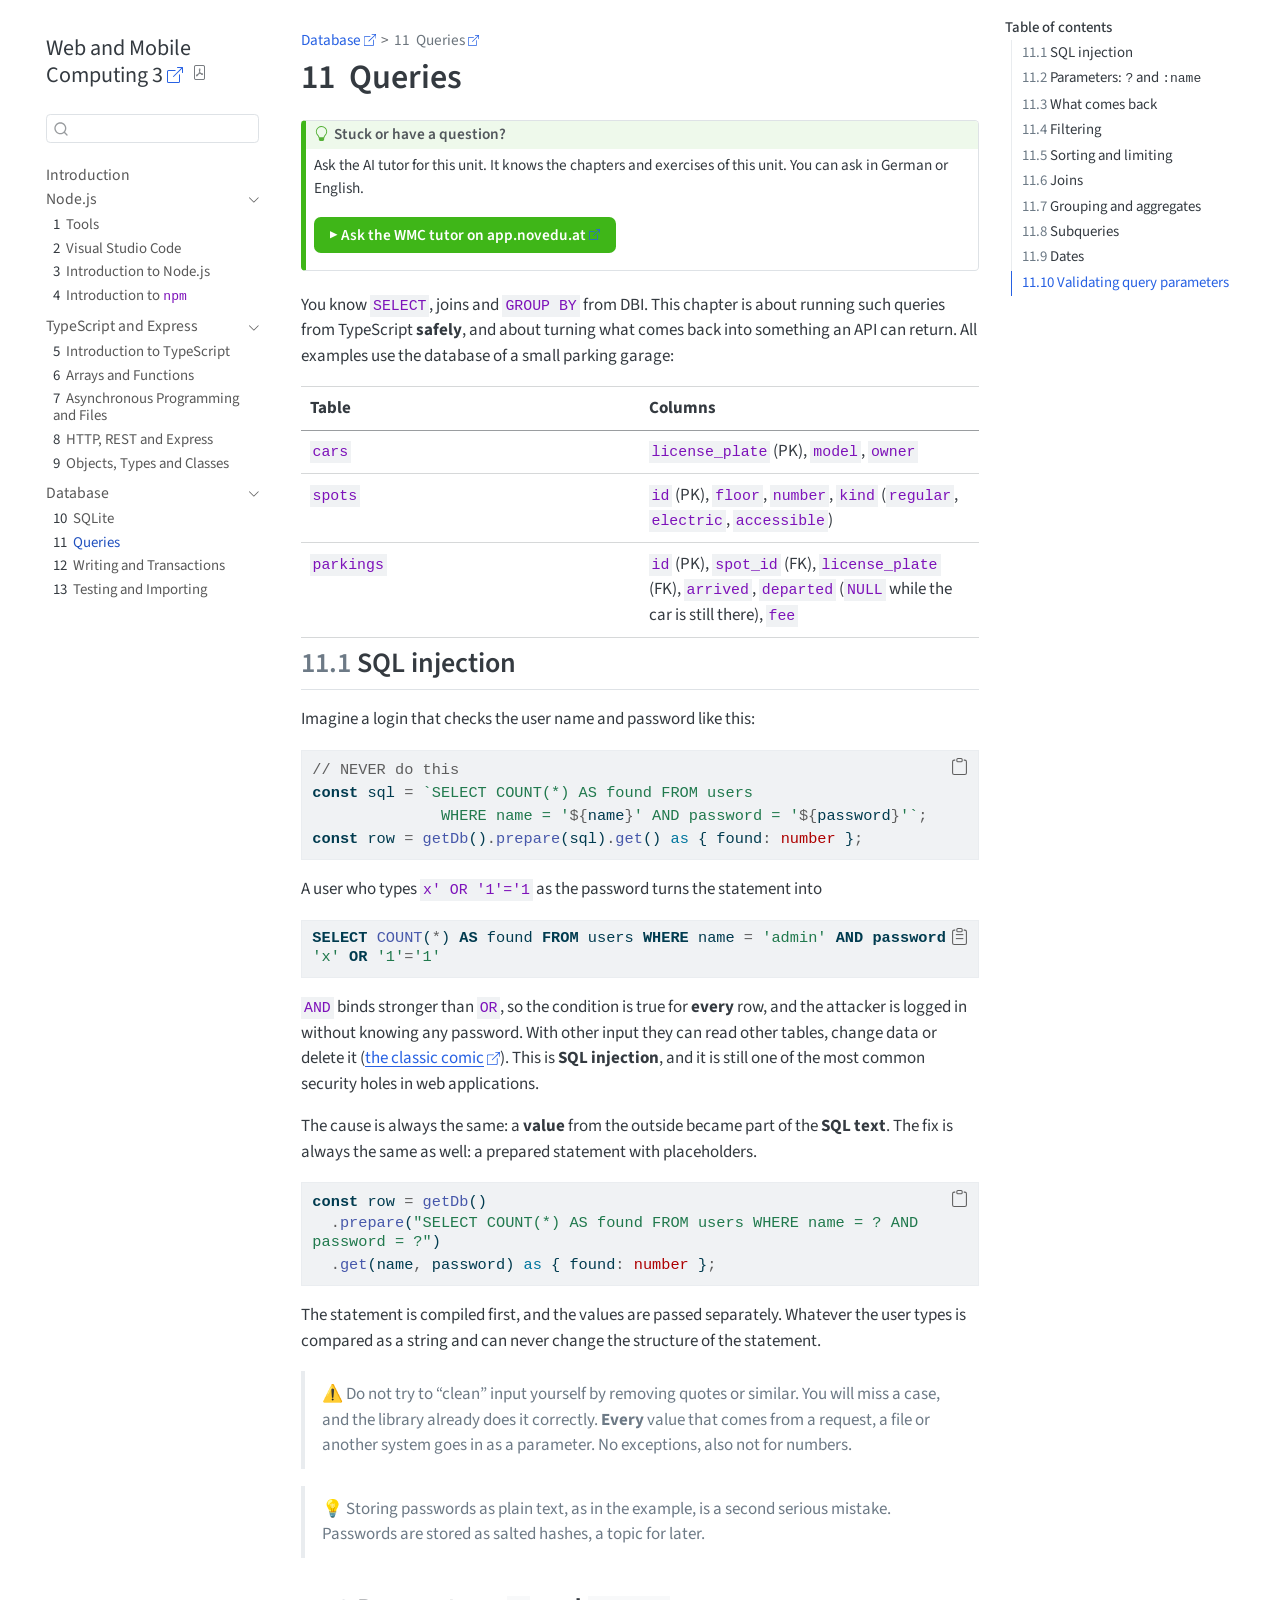
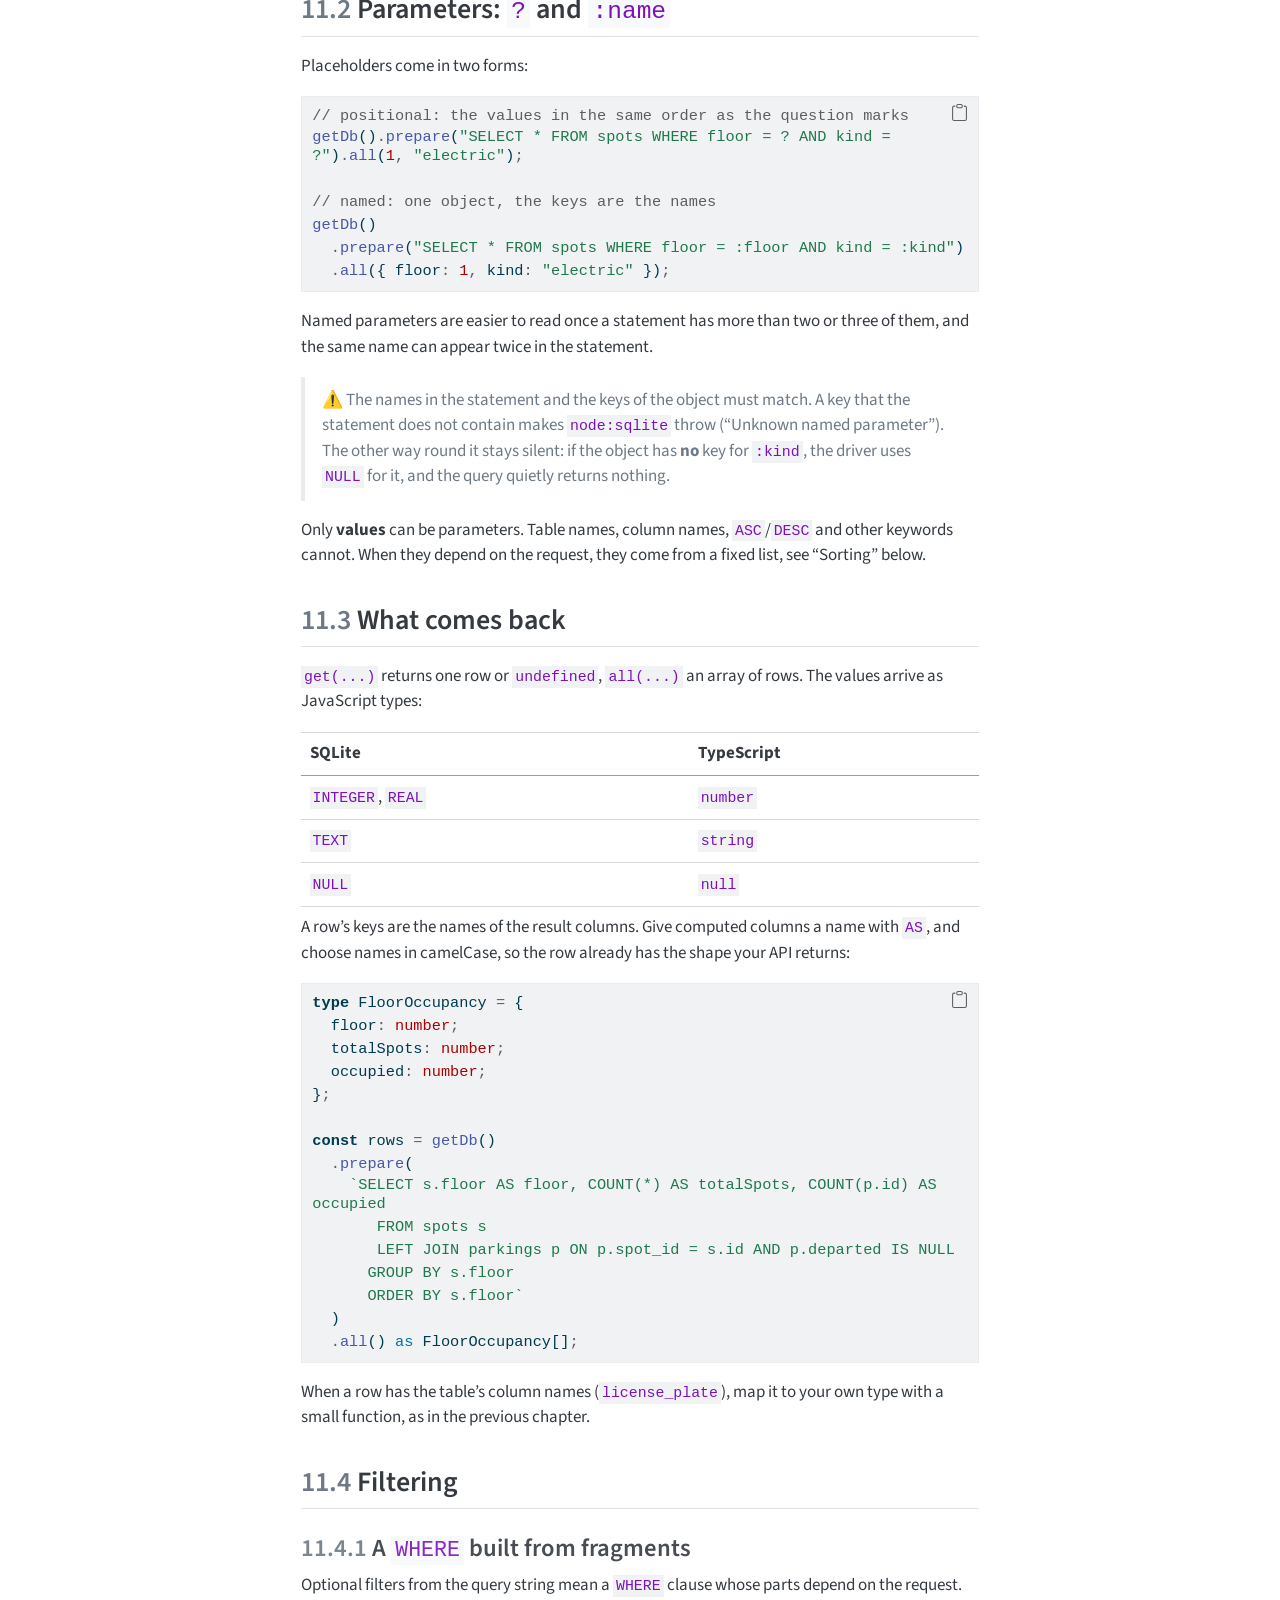
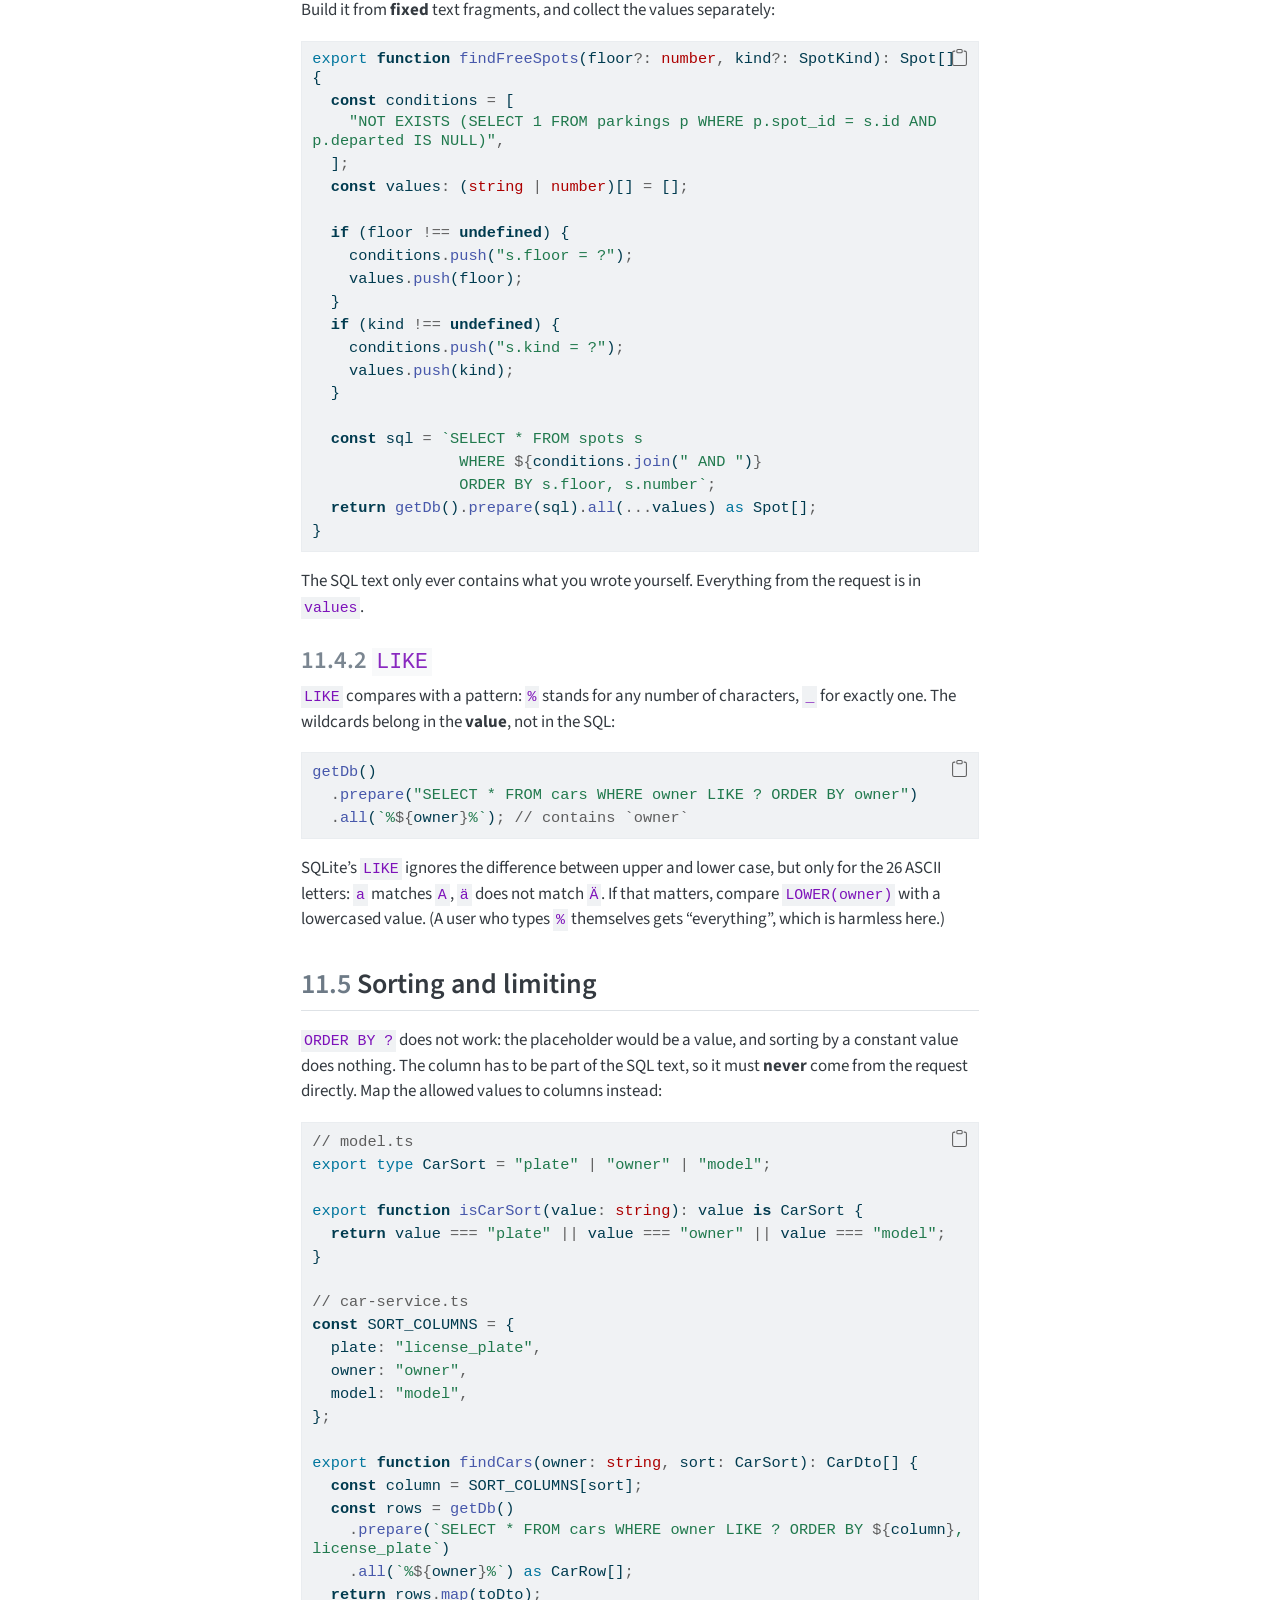
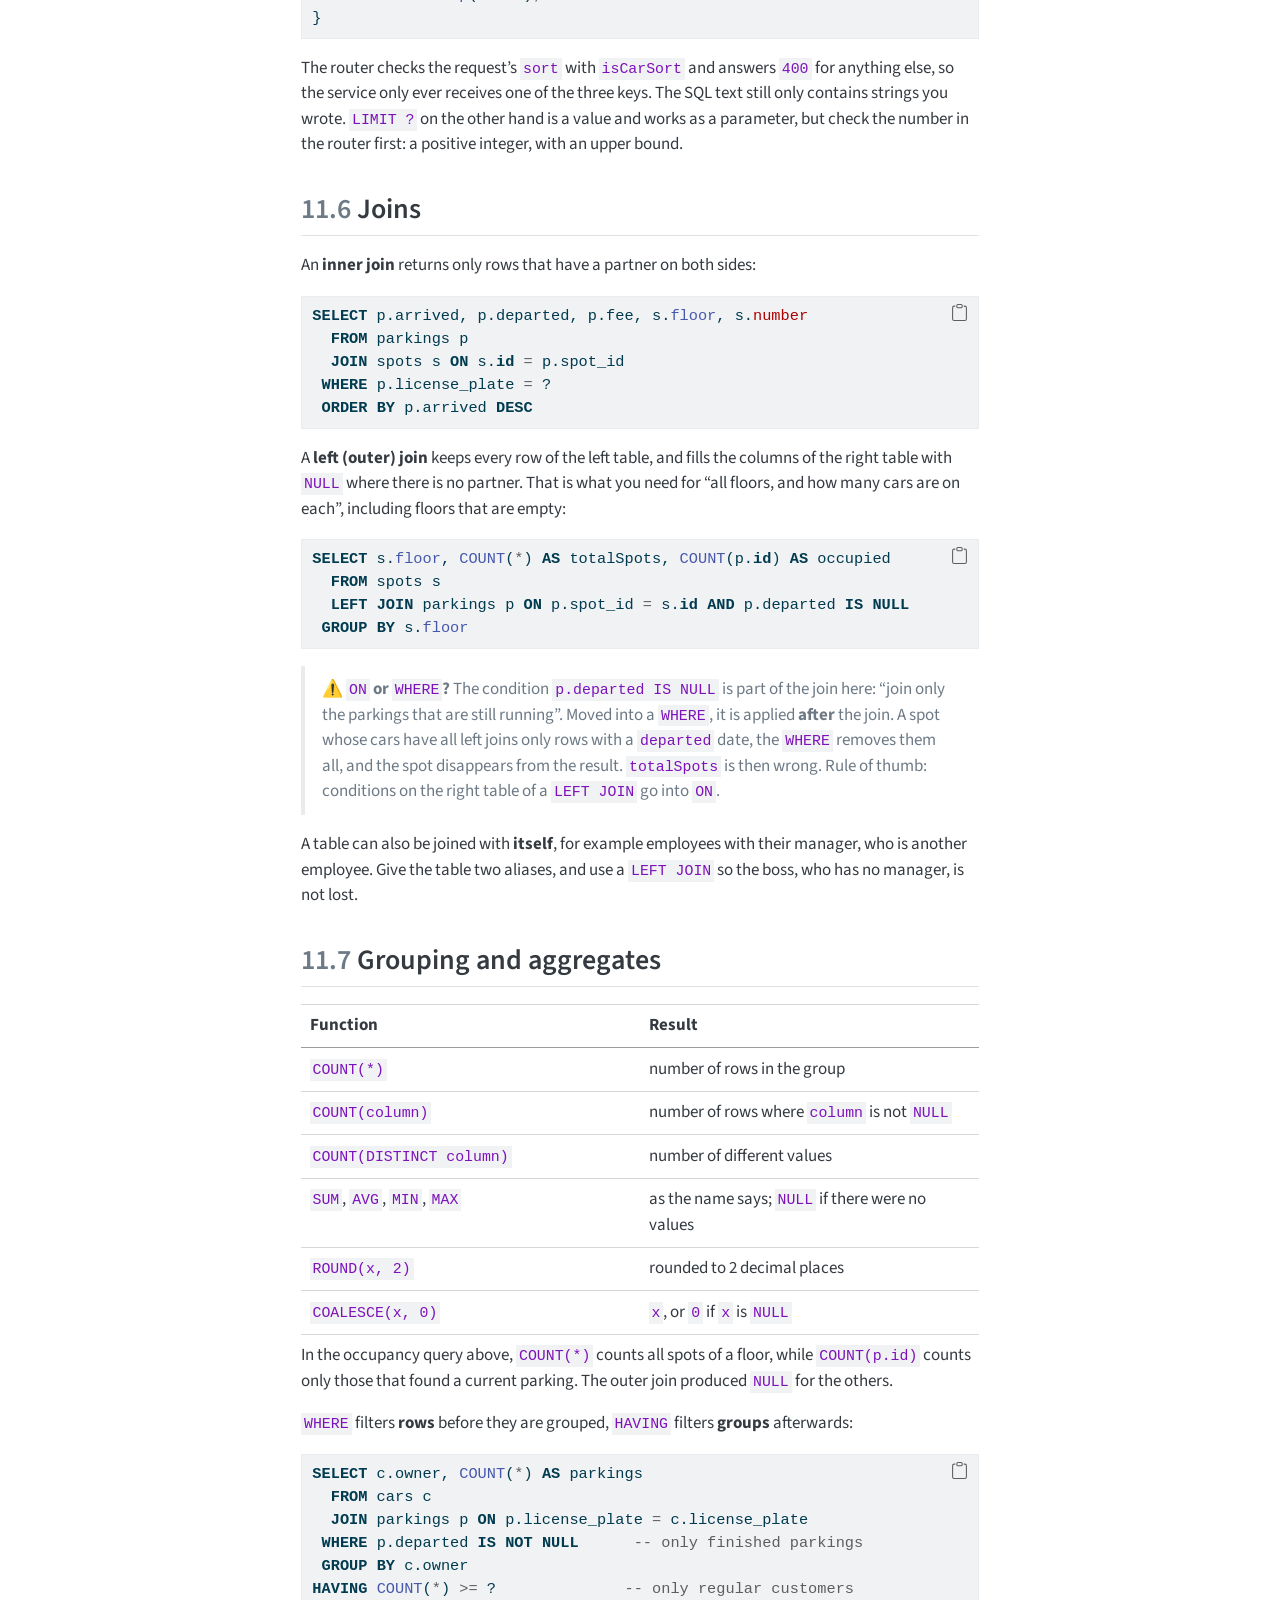
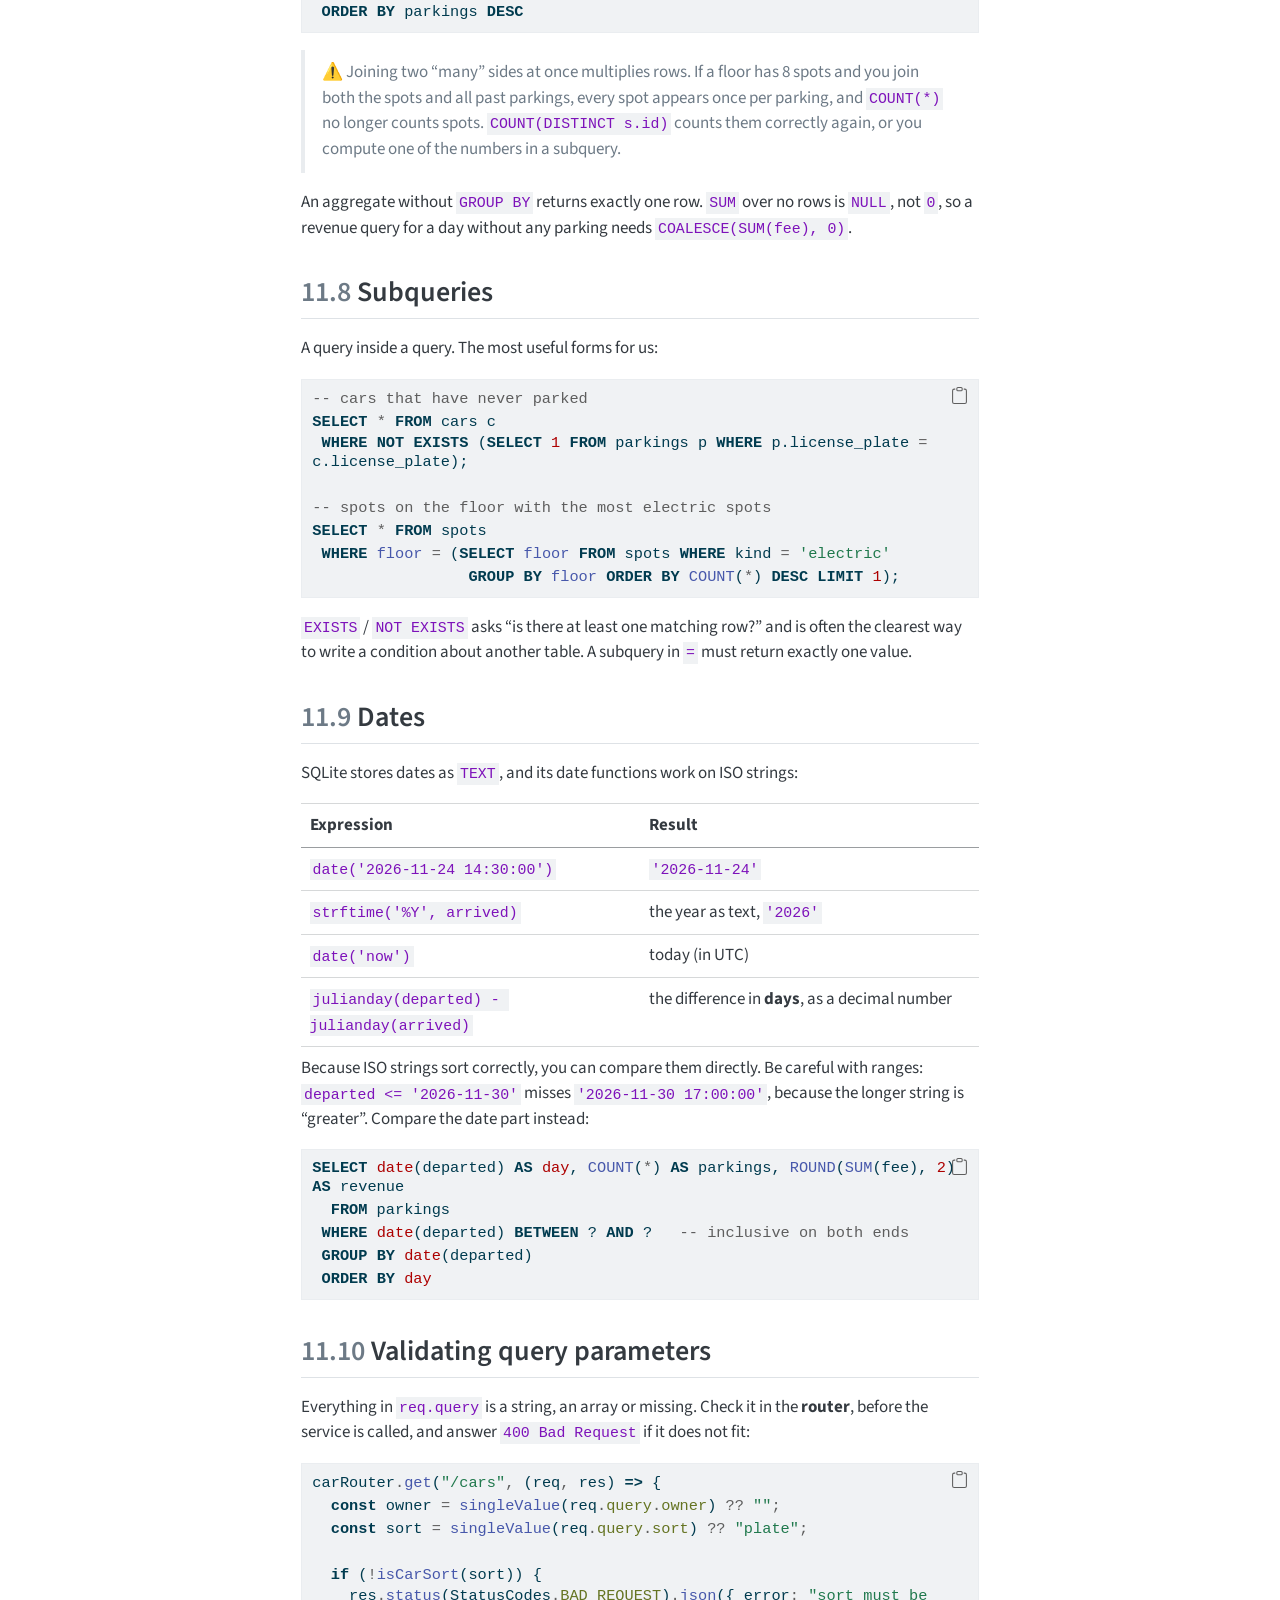
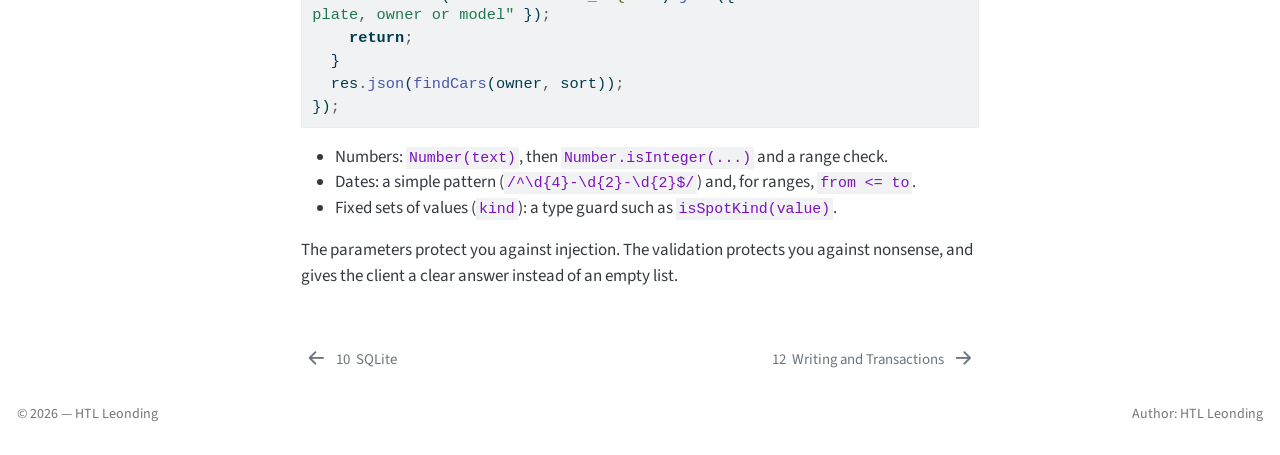
<file: content/Units/03-Database/material/02_queries/README.html>
<!DOCTYPE html>
<html xmlns="http://www.w3.org/1999/xhtml" lang="en" xml:lang="en"><head>

<meta charset="utf-8">
<meta name="generator" content="quarto-1.10.18">

<meta name="viewport" content="width=device-width, initial-scale=1.0, user-scalable=yes">


<title>11&nbsp; Queries – Web and Mobile Computing 3</title>
<style>
/* Default styles provided by pandoc.
** See https://pandoc.org/MANUAL.html#variables-for-html for config info.
*/
span.smallcaps{font-variant: small-caps;}
div.columns{display: flex; gap: 1.5em;}
div.column{flex: auto;}
@media screen {
div.columns{gap: min(4vw, 1.5em);}
div.column{overflow-x: auto;}
}
div.hanging-indent{margin-left: 1.5em; text-indent: -1.5em;}
ul.task-list{list-style: none;}
ul.task-list li input[type="checkbox"] {
  width: 0.8em;
  margin: 0 0.8em 0.2em -1em; /* quarto-specific, see https://github.com/quarto-dev/quarto-cli/issues/4556 */ 
  vertical-align: middle;
}
/* CSS for syntax highlighting */
html { -webkit-text-size-adjust: 100%; }
pre > code.sourceCode { white-space: pre; position: relative; }
pre > code.sourceCode > span { display: inline-block; line-height: 1.25; }
pre > code.sourceCode > span:empty { height: 1.2em; }
.sourceCode { overflow: visible; }
code.sourceCode > span { color: inherit; text-decoration: inherit; }
div.sourceCode { margin: 1em 0; }
pre.sourceCode { margin: 0; }
@media screen {
div.sourceCode { overflow: auto; }
}
@media print {
pre > code.sourceCode { white-space: pre-wrap; }
pre > code.sourceCode > span { text-indent: -5em; padding-left: 5em; }
}
pre.numberSource code
  { counter-reset: source-line 0; }
pre.numberSource code > span
  { position: relative; left: -4em; counter-increment: source-line; }
pre.numberSource code > span > a:first-child::before
  { content: counter(source-line);
    position: relative; left: -1em; text-align: right; vertical-align: baseline;
    border: none; display: inline-block;
    -webkit-touch-callout: none; -webkit-user-select: none;
    -khtml-user-select: none; -moz-user-select: none;
    -ms-user-select: none; user-select: none;
    padding: 0 4px; width: 4em;
  }
pre.numberSource { margin-left: 3em;  padding-left: 4px; }
div.sourceCode
  {   }
@media screen {
pre > code.sourceCode > span > a:first-child::before { text-decoration: underline; }
}
</style>


<script src="../../../../../site_libs/quarto-nav/quarto-nav.js"></script>
<script src="../../../../../site_libs/quarto-nav/headroom.min.js"></script>
<script src="../../../../../site_libs/clipboard/clipboard.min.js"></script>
<script src="../../../../../site_libs/quarto-search/autocomplete.umd.js"></script>
<script src="../../../../../site_libs/quarto-search/fuse.min.js"></script>
<script src="../../../../../site_libs/quarto-search/quarto-search.js"></script>
<meta name="quarto:offset" content="../../../../../">
<link href="../../../../../content/Units/03-Database/material/03_writing-and-transactions/README.html" rel="next">
<link href="../../../../../content/Units/03-Database/material/01_sqlite/README.html" rel="prev">
<script src="../../../../../site_libs/quarto-html/quarto.js" type="module"></script>
<script src="../../../../../site_libs/quarto-html/tabsets/tabsets.js" type="module"></script>
<script src="../../../../../site_libs/quarto-html/popper.min.js"></script>
<script src="../../../../../site_libs/quarto-html/tippy.umd.min.js"></script>
<script src="../../../../../site_libs/quarto-html/anchor.min.js"></script>
<link href="../../../../../site_libs/quarto-html/tippy.css" rel="stylesheet">
<link href="../../../../../site_libs/quarto-html/quarto-syntax-highlighting-64a204ab8560d761af7679ceaba22944.css" rel="stylesheet" id="quarto-text-highlighting-styles">
<script src="../../../../../site_libs/bootstrap/bootstrap.min.js"></script>
<link href="../../../../../site_libs/bootstrap/bootstrap-icons.css" rel="stylesheet">
<link href="../../../../../site_libs/bootstrap/bootstrap-bfe050db2283133c8854d94eaab4e9ec.min.css" rel="stylesheet" append-hash="true" id="quarto-bootstrap" data-mode="light">
<link href="../../../../../site_libs/quarto-contrib/quarto-novedu-1.0.0/novedu.css" rel="stylesheet">
<script id="quarto-search-options" type="application/json">{
  "location": "sidebar",
  "copy-button": false,
  "collapse-after": 3,
  "panel-placement": "start",
  "type": "textbox",
  "limit": 50,
  "keyboard-shortcut": [
    "f",
    "/",
    "s"
  ],
  "show-item-context": false,
  "language": {
    "search-no-results-text": "No results",
    "search-matching-documents-text": "matching documents",
    "search-copy-link-title": "Copy link to search",
    "search-hide-matches-text": "Hide additional matches",
    "search-more-match-text": "more match in this document",
    "search-more-matches-text": "more matches in this document",
    "search-clear-button-title": "Clear",
    "search-text-placeholder": "",
    "search-detached-cancel-button-title": "Cancel",
    "search-submit-button-title": "Submit",
    "search-label": "Search"
  }
}</script>
<style>html{ scroll-behavior: smooth; }</style>


<link rel="stylesheet" href="../../../../../styles.css">
</head>

<body class="nav-sidebar floating quarto-light">

<div id="quarto-search-results"></div>
  <header id="quarto-header" class="headroom fixed-top">
  <nav class="quarto-secondary-nav">
    <div class="container-fluid d-flex">
      <button type="button" class="quarto-btn-toggle btn" data-bs-toggle="collapse" role="button" data-bs-target=".quarto-sidebar-collapse-item" aria-controls="quarto-sidebar" aria-expanded="false" aria-label="Toggle sidebar navigation" onclick="if (window.quartoToggleHeadroom) { window.quartoToggleHeadroom(); }">
        <i class="bi bi-layout-text-sidebar-reverse"></i>
      </button>
        <nav class="quarto-page-breadcrumbs" aria-label="breadcrumb"><ol class="breadcrumb"><li class="breadcrumb-item"><a href="../../../../../content/Units/03-Database/material/01_sqlite/README.html">Database</a></li><li class="breadcrumb-item"><a href="../../../../../content/Units/03-Database/material/02_queries/README.html"><span class="chapter-number">11</span>&nbsp; <span class="chapter-title">Queries</span></a></li></ol></nav>
        <a class="flex-grow-1" role="navigation" data-bs-toggle="collapse" data-bs-target=".quarto-sidebar-collapse-item" aria-controls="quarto-sidebar" aria-expanded="false" aria-label="Toggle sidebar navigation" onclick="if (window.quartoToggleHeadroom) { window.quartoToggleHeadroom(); }">      
        </a>
      <button type="button" class="btn quarto-search-button" aria-label="Search" onclick="window.quartoOpenSearch();">
        <i class="bi bi-search"></i>
      </button>
    </div>
  </nav>
</header>
<!-- content -->
<div id="quarto-content" class="quarto-container page-columns page-rows-contents page-layout-article">
<!-- sidebar -->
  <nav id="quarto-sidebar" class="sidebar collapse collapse-horizontal quarto-sidebar-collapse-item sidebar-navigation floating overflow-auto">
    <div class="pt-lg-2 mt-2 text-left sidebar-header">
    <div class="sidebar-title mb-0 py-0">
      <a href="../../../../../">Web and Mobile Computing 3</a> 
        <div class="sidebar-tools-main">
    <a href="../../../../../WMC3.pdf" title="Download PDF" class="quarto-navigation-tool px-1" aria-label="Download PDF"><i class="bi bi-file-pdf"></i></a>
</div>
    </div>
      </div>
        <div class="mt-2 flex-shrink-0 align-items-center">
        <div class="sidebar-search">
        <div id="quarto-search" class="" title="Search"></div>
        </div>
        </div>
    <div class="sidebar-menu-container"> 
    <ul class="list-unstyled mt-1">
        <li class="sidebar-item">
  <div class="sidebar-item-container"> 
  <a href="../../../../../index.html" class="sidebar-item-text sidebar-link">
 <span class="menu-text">Introduction</span></a>
  </div>
</li>
        <li class="sidebar-item sidebar-item-section">
      <div class="sidebar-item-container"> 
            <a class="sidebar-item-text sidebar-link text-start" data-bs-toggle="collapse" data-bs-target="#quarto-sidebar-section-1" role="navigation" aria-expanded="true">
 <span class="menu-text">Node.js</span></a>
          <a class="sidebar-item-toggle text-start" data-bs-toggle="collapse" data-bs-target="#quarto-sidebar-section-1" role="navigation" aria-expanded="true" aria-label="Toggle section">
            <i class="bi bi-chevron-right ms-2"></i>
          </a> 
      </div>
      <ul id="quarto-sidebar-section-1" class="collapse list-unstyled sidebar-section depth1 show">  
          <li class="sidebar-item">
  <div class="sidebar-item-container"> 
  <a href="../../../../../content/Units/01-Node.js/01_tools/README.html" class="sidebar-item-text sidebar-link">
 <span class="menu-text"><span class="chapter-number">1</span>&nbsp; <span class="chapter-title">Tools</span></span></a>
  </div>
</li>
          <li class="sidebar-item">
  <div class="sidebar-item-container"> 
  <a href="../../../../../content/Units/01-Node.js/01_tools/VSCode-Extensions.html" class="sidebar-item-text sidebar-link">
 <span class="menu-text"><span class="chapter-number">2</span>&nbsp; <span class="chapter-title">Visual Studio Code</span></span></a>
  </div>
</li>
          <li class="sidebar-item">
  <div class="sidebar-item-container"> 
  <a href="../../../../../content/Units/01-Node.js/02_node/README.html" class="sidebar-item-text sidebar-link">
 <span class="menu-text"><span class="chapter-number">3</span>&nbsp; <span class="chapter-title">Introduction to Node.js</span></span></a>
  </div>
</li>
          <li class="sidebar-item">
  <div class="sidebar-item-container"> 
  <a href="../../../../../content/Units/01-Node.js/03_npm/README.html" class="sidebar-item-text sidebar-link">
 <span class="menu-text"><span class="chapter-number">4</span>&nbsp; <span class="chapter-title">Introduction to <code>npm</code></span></span></a>
  </div>
</li>
      </ul>
  </li>
        <li class="sidebar-item sidebar-item-section">
      <div class="sidebar-item-container"> 
            <a class="sidebar-item-text sidebar-link text-start" data-bs-toggle="collapse" data-bs-target="#quarto-sidebar-section-2" role="navigation" aria-expanded="true">
 <span class="menu-text">TypeScript and Express</span></a>
          <a class="sidebar-item-toggle text-start" data-bs-toggle="collapse" data-bs-target="#quarto-sidebar-section-2" role="navigation" aria-expanded="true" aria-label="Toggle section">
            <i class="bi bi-chevron-right ms-2"></i>
          </a> 
      </div>
      <ul id="quarto-sidebar-section-2" class="collapse list-unstyled sidebar-section depth1 show">  
          <li class="sidebar-item">
  <div class="sidebar-item-container"> 
  <a href="../../../../../content/Units/02-TypeScript-and-Express/material/01_typescript-intro/README.html" class="sidebar-item-text sidebar-link">
 <span class="menu-text"><span class="chapter-number">5</span>&nbsp; <span class="chapter-title">Introduction to TypeScript</span></span></a>
  </div>
</li>
          <li class="sidebar-item">
  <div class="sidebar-item-container"> 
  <a href="../../../../../content/Units/02-TypeScript-and-Express/material/02_arrays-and-functions/README.html" class="sidebar-item-text sidebar-link">
 <span class="menu-text"><span class="chapter-number">6</span>&nbsp; <span class="chapter-title">Arrays and Functions</span></span></a>
  </div>
</li>
          <li class="sidebar-item">
  <div class="sidebar-item-container"> 
  <a href="../../../../../content/Units/02-TypeScript-and-Express/material/03_async-and-files/README.html" class="sidebar-item-text sidebar-link">
 <span class="menu-text"><span class="chapter-number">7</span>&nbsp; <span class="chapter-title">Asynchronous Programming and Files</span></span></a>
  </div>
</li>
          <li class="sidebar-item">
  <div class="sidebar-item-container"> 
  <a href="../../../../../content/Units/02-TypeScript-and-Express/material/04_express-intro/README.html" class="sidebar-item-text sidebar-link">
 <span class="menu-text"><span class="chapter-number">8</span>&nbsp; <span class="chapter-title">HTTP, REST and Express</span></span></a>
  </div>
</li>
          <li class="sidebar-item">
  <div class="sidebar-item-container"> 
  <a href="../../../../../content/Units/02-TypeScript-and-Express/material/05_objects-and-classes/README.html" class="sidebar-item-text sidebar-link">
 <span class="menu-text"><span class="chapter-number">9</span>&nbsp; <span class="chapter-title">Objects, Types and Classes</span></span></a>
  </div>
</li>
      </ul>
  </li>
        <li class="sidebar-item sidebar-item-section">
      <div class="sidebar-item-container"> 
            <a class="sidebar-item-text sidebar-link text-start" data-bs-toggle="collapse" data-bs-target="#quarto-sidebar-section-3" role="navigation" aria-expanded="true">
 <span class="menu-text">Database</span></a>
          <a class="sidebar-item-toggle text-start" data-bs-toggle="collapse" data-bs-target="#quarto-sidebar-section-3" role="navigation" aria-expanded="true" aria-label="Toggle section">
            <i class="bi bi-chevron-right ms-2"></i>
          </a> 
      </div>
      <ul id="quarto-sidebar-section-3" class="collapse list-unstyled sidebar-section depth1 show">  
          <li class="sidebar-item">
  <div class="sidebar-item-container"> 
  <a href="../../../../../content/Units/03-Database/material/01_sqlite/README.html" class="sidebar-item-text sidebar-link">
 <span class="menu-text"><span class="chapter-number">10</span>&nbsp; <span class="chapter-title">SQLite</span></span></a>
  </div>
</li>
          <li class="sidebar-item">
  <div class="sidebar-item-container"> 
  <a href="../../../../../content/Units/03-Database/material/02_queries/README.html" class="sidebar-item-text sidebar-link active">
 <span class="menu-text"><span class="chapter-number">11</span>&nbsp; <span class="chapter-title">Queries</span></span></a>
  </div>
</li>
          <li class="sidebar-item">
  <div class="sidebar-item-container"> 
  <a href="../../../../../content/Units/03-Database/material/03_writing-and-transactions/README.html" class="sidebar-item-text sidebar-link">
 <span class="menu-text"><span class="chapter-number">12</span>&nbsp; <span class="chapter-title">Writing and Transactions</span></span></a>
  </div>
</li>
          <li class="sidebar-item">
  <div class="sidebar-item-container"> 
  <a href="../../../../../content/Units/03-Database/material/04_testing-and-import/README.html" class="sidebar-item-text sidebar-link">
 <span class="menu-text"><span class="chapter-number">13</span>&nbsp; <span class="chapter-title">Testing and Importing</span></span></a>
  </div>
</li>
      </ul>
  </li>
    </ul>
    </div>
</nav>
<div id="quarto-sidebar-glass" class="quarto-sidebar-collapse-item" data-bs-toggle="collapse" data-bs-target=".quarto-sidebar-collapse-item"></div>
<!-- margin-sidebar -->
    <div id="quarto-margin-sidebar" class="sidebar margin-sidebar">
        <nav id="TOC" role="doc-toc" class="toc-active">
    <h2 id="toc-title">Table of contents</h2>
   
  <ul>
  <li><a href="#sql-injection" id="toc-sql-injection" class="nav-link active" data-scroll-target="#sql-injection"><span class="header-section-number">11.1</span> SQL injection</a></li>
  <li><a href="#parameters-and-name" id="toc-parameters-and-name" class="nav-link" data-scroll-target="#parameters-and-name"><span class="header-section-number">11.2</span> Parameters: <code>?</code> and <code>:name</code></a></li>
  <li><a href="#what-comes-back" id="toc-what-comes-back" class="nav-link" data-scroll-target="#what-comes-back"><span class="header-section-number">11.3</span> What comes back</a></li>
  <li><a href="#filtering" id="toc-filtering" class="nav-link" data-scroll-target="#filtering"><span class="header-section-number">11.4</span> Filtering</a>
  <ul class="collapse">
  <li><a href="#a-where-built-from-fragments" id="toc-a-where-built-from-fragments" class="nav-link" data-scroll-target="#a-where-built-from-fragments"><span class="header-section-number">11.4.1</span> A <code>WHERE</code> built from fragments</a></li>
  <li><a href="#like" id="toc-like" class="nav-link" data-scroll-target="#like"><span class="header-section-number">11.4.2</span> <code>LIKE</code></a></li>
  </ul></li>
  <li><a href="#sorting-and-limiting" id="toc-sorting-and-limiting" class="nav-link" data-scroll-target="#sorting-and-limiting"><span class="header-section-number">11.5</span> Sorting and limiting</a></li>
  <li><a href="#joins" id="toc-joins" class="nav-link" data-scroll-target="#joins"><span class="header-section-number">11.6</span> Joins</a></li>
  <li><a href="#grouping-and-aggregates" id="toc-grouping-and-aggregates" class="nav-link" data-scroll-target="#grouping-and-aggregates"><span class="header-section-number">11.7</span> Grouping and aggregates</a></li>
  <li><a href="#subqueries" id="toc-subqueries" class="nav-link" data-scroll-target="#subqueries"><span class="header-section-number">11.8</span> Subqueries</a></li>
  <li><a href="#dates" id="toc-dates" class="nav-link" data-scroll-target="#dates"><span class="header-section-number">11.9</span> Dates</a></li>
  <li><a href="#validating-query-parameters" id="toc-validating-query-parameters" class="nav-link" data-scroll-target="#validating-query-parameters"><span class="header-section-number">11.10</span> Validating query parameters</a></li>
  </ul>
</nav>
    </div>
<!-- main -->
<main class="content" id="quarto-document-content">

<header id="title-block-header" class="quarto-title-block default"><nav class="quarto-page-breadcrumbs quarto-title-breadcrumbs d-none d-lg-block" aria-label="breadcrumb"><ol class="breadcrumb"><li class="breadcrumb-item"><a href="../../../../../content/Units/03-Database/material/01_sqlite/README.html">Database</a></li><li class="breadcrumb-item"><a href="../../../../../content/Units/03-Database/material/02_queries/README.html"><span class="chapter-number">11</span>&nbsp; <span class="chapter-title">Queries</span></a></li></ol></nav>
<div class="quarto-title">
<h1 class="title"><span class="chapter-number">11</span>&nbsp; <span class="chapter-title">Queries</span></h1>
</div>



<div class="quarto-title-meta">

    
  
    
  </div>
  


</header>


<div class="callout callout-style-default callout-tip callout-titled">
<div class="callout-header d-flex align-content-center">
<div class="callout-icon-container">
<i class="callout-icon"></i>
</div>
<div class="callout-title-container flex-fill">
<span class="screen-reader-only">Tip</span>Stuck or have a question?
</div>
</div>
<div class="callout-body-container callout-body">
<p>Ask the AI tutor for this unit. It knows the chapters and exercises of this unit. You can ask in German or English.</p>
<div class="novedu-cta novedu-cta-tutor">
<p><a href="https://app.novedu.at/d4gouxxqj1">▶ Ask the WMC tutor on app.novedu.at</a></p>
</div>
</div>
</div>
<p>You know <code>SELECT</code>, joins and <code>GROUP BY</code> from DBI. This chapter is about running such queries from TypeScript <strong>safely</strong>, and about turning what comes back into something an API can return. All examples use the database of a small parking garage:</p>
<table class="caption-top table">
<colgroup>
<col style="width: 50%">
<col style="width: 50%">
</colgroup>
<thead>
<tr class="header">
<th>Table</th>
<th>Columns</th>
</tr>
</thead>
<tbody>
<tr class="odd">
<td><code>cars</code></td>
<td><code>license_plate</code> (PK), <code>model</code>, <code>owner</code></td>
</tr>
<tr class="even">
<td><code>spots</code></td>
<td><code>id</code> (PK), <code>floor</code>, <code>number</code>, <code>kind</code> (<code>regular</code>, <code>electric</code>, <code>accessible</code>)</td>
</tr>
<tr class="odd">
<td><code>parkings</code></td>
<td><code>id</code> (PK), <code>spot_id</code> (FK), <code>license_plate</code> (FK), <code>arrived</code>, <code>departed</code> (<code>NULL</code> while the car is still there), <code>fee</code></td>
</tr>
</tbody>
</table>
<section id="sql-injection" class="level2" data-number="11.1">
<h2 data-number="11.1" class="anchored" data-anchor-id="sql-injection"><span class="header-section-number">11.1</span> SQL injection</h2>
<p>Imagine a login that checks the user name and password like this:</p>
<div class="code-copy-outer-scaffold"><div class="sourceCode" id="cb1"><pre class="sourceCode typescript code-with-copy"><code class="sourceCode typescript"><span id="cb1-1"><a href="#cb1-1" aria-hidden="true" tabindex="-1"></a><span class="co">// NEVER do this</span></span>
<span id="cb1-2"><a href="#cb1-2" aria-hidden="true" tabindex="-1"></a><span class="kw">const</span> sql <span class="op">=</span> <span class="vs">`SELECT COUNT(*) AS found FROM users</span></span>
<span id="cb1-3"><a href="#cb1-3" aria-hidden="true" tabindex="-1"></a><span class="vs">              WHERE name = '</span><span class="sc">${</span>name<span class="sc">}</span><span class="vs">' AND password = '</span><span class="sc">${</span>password<span class="sc">}</span><span class="vs">'`</span><span class="op">;</span></span>
<span id="cb1-4"><a href="#cb1-4" aria-hidden="true" tabindex="-1"></a><span class="kw">const</span> row <span class="op">=</span> <span class="fu">getDb</span>()<span class="op">.</span><span class="fu">prepare</span>(sql)<span class="op">.</span><span class="fu">get</span>() <span class="im">as</span> { found<span class="op">:</span> <span class="dt">number</span> }<span class="op">;</span></span></code></pre></div><button title="Copy to Clipboard" class="code-copy-button"><i class="bi"></i></button></div>
<p>A user who types <code>x' OR '1'='1</code> as the password turns the statement into</p>
<div class="code-copy-outer-scaffold"><div class="sourceCode" id="cb2"><pre class="sourceCode sql code-with-copy"><code class="sourceCode sql"><span id="cb2-1"><a href="#cb2-1" aria-hidden="true" tabindex="-1"></a><span class="kw">SELECT</span> <span class="fu">COUNT</span>(<span class="op">*</span>) <span class="kw">AS</span> found <span class="kw">FROM</span> users <span class="kw">WHERE</span> name <span class="op">=</span> <span class="st">'admin'</span> <span class="kw">AND</span> <span class="kw">password</span> <span class="op">=</span> <span class="st">'x'</span> <span class="kw">OR</span> <span class="st">'1'</span><span class="op">=</span><span class="st">'1'</span></span></code></pre></div><button title="Copy to Clipboard" class="code-copy-button"><i class="bi"></i></button></div>
<p><code>AND</code> binds stronger than <code>OR</code>, so the condition is true for <strong>every</strong> row, and the attacker is logged in without knowing any password. With other input they can read other tables, change data or delete it (<a href="https://xkcd.com/327/">the classic comic</a>). This is <strong>SQL injection</strong>, and it is still one of the most common security holes in web applications.</p>
<p>The cause is always the same: a <strong>value</strong> from the outside became part of the <strong>SQL text</strong>. The fix is always the same as well: a prepared statement with placeholders.</p>
<div class="code-copy-outer-scaffold"><div class="sourceCode" id="cb3"><pre class="sourceCode typescript code-with-copy"><code class="sourceCode typescript"><span id="cb3-1"><a href="#cb3-1" aria-hidden="true" tabindex="-1"></a><span class="kw">const</span> row <span class="op">=</span> <span class="fu">getDb</span>()</span>
<span id="cb3-2"><a href="#cb3-2" aria-hidden="true" tabindex="-1"></a>  <span class="op">.</span><span class="fu">prepare</span>(<span class="st">"SELECT COUNT(*) AS found FROM users WHERE name = ? AND password = ?"</span>)</span>
<span id="cb3-3"><a href="#cb3-3" aria-hidden="true" tabindex="-1"></a>  <span class="op">.</span><span class="fu">get</span>(name<span class="op">,</span> password) <span class="im">as</span> { found<span class="op">:</span> <span class="dt">number</span> }<span class="op">;</span></span></code></pre></div><button title="Copy to Clipboard" class="code-copy-button"><i class="bi"></i></button></div>
<p>The statement is compiled first, and the values are passed separately. Whatever the user types is compared as a string and can never change the structure of the statement.</p>
<blockquote class="blockquote">
<p><span class="emoji" data-emoji="warning">⚠️</span> Do not try to “clean” input yourself by removing quotes or similar. You will miss a case, and the library already does it correctly. <strong>Every</strong> value that comes from a request, a file or another system goes in as a parameter. No exceptions, also not for numbers.</p>
</blockquote>
<blockquote class="blockquote">
<p><span class="emoji" data-emoji="bulb">💡</span> Storing passwords as plain text, as in the example, is a second serious mistake. Passwords are stored as salted hashes, a topic for later.</p>
</blockquote>
</section>
<section id="parameters-and-name" class="level2" data-number="11.2">
<h2 data-number="11.2" class="anchored" data-anchor-id="parameters-and-name"><span class="header-section-number">11.2</span> Parameters: <code>?</code> and <code>:name</code></h2>
<p>Placeholders come in two forms:</p>
<div class="code-copy-outer-scaffold"><div class="sourceCode" id="cb4"><pre class="sourceCode typescript code-with-copy"><code class="sourceCode typescript"><span id="cb4-1"><a href="#cb4-1" aria-hidden="true" tabindex="-1"></a><span class="co">// positional: the values in the same order as the question marks</span></span>
<span id="cb4-2"><a href="#cb4-2" aria-hidden="true" tabindex="-1"></a><span class="fu">getDb</span>()<span class="op">.</span><span class="fu">prepare</span>(<span class="st">"SELECT * FROM spots WHERE floor = ? AND kind = ?"</span>)<span class="op">.</span><span class="fu">all</span>(<span class="dv">1</span><span class="op">,</span> <span class="st">"electric"</span>)<span class="op">;</span></span>
<span id="cb4-3"><a href="#cb4-3" aria-hidden="true" tabindex="-1"></a></span>
<span id="cb4-4"><a href="#cb4-4" aria-hidden="true" tabindex="-1"></a><span class="co">// named: one object, the keys are the names</span></span>
<span id="cb4-5"><a href="#cb4-5" aria-hidden="true" tabindex="-1"></a><span class="fu">getDb</span>()</span>
<span id="cb4-6"><a href="#cb4-6" aria-hidden="true" tabindex="-1"></a>  <span class="op">.</span><span class="fu">prepare</span>(<span class="st">"SELECT * FROM spots WHERE floor = :floor AND kind = :kind"</span>)</span>
<span id="cb4-7"><a href="#cb4-7" aria-hidden="true" tabindex="-1"></a>  <span class="op">.</span><span class="fu">all</span>({ floor<span class="op">:</span> <span class="dv">1</span><span class="op">,</span> kind<span class="op">:</span> <span class="st">"electric"</span> })<span class="op">;</span></span></code></pre></div><button title="Copy to Clipboard" class="code-copy-button"><i class="bi"></i></button></div>
<p>Named parameters are easier to read once a statement has more than two or three of them, and the same name can appear twice in the statement.</p>
<blockquote class="blockquote">
<p><span class="emoji" data-emoji="warning">⚠️</span> The names in the statement and the keys of the object must match. A key that the statement does not contain makes <code>node:sqlite</code> throw (“Unknown named parameter”). The other way round it stays silent: if the object has <strong>no</strong> key for <code>:kind</code>, the driver uses <code>NULL</code> for it, and the query quietly returns nothing.</p>
</blockquote>
<p>Only <strong>values</strong> can be parameters. Table names, column names, <code>ASC</code>/<code>DESC</code> and other keywords cannot. When they depend on the request, they come from a fixed list, see “Sorting” below.</p>
</section>
<section id="what-comes-back" class="level2" data-number="11.3">
<h2 data-number="11.3" class="anchored" data-anchor-id="what-comes-back"><span class="header-section-number">11.3</span> What comes back</h2>
<p><code>get(...)</code> returns one row or <code>undefined</code>, <code>all(...)</code> an array of rows. The values arrive as JavaScript types:</p>
<table class="caption-top table">
<thead>
<tr class="header">
<th>SQLite</th>
<th>TypeScript</th>
</tr>
</thead>
<tbody>
<tr class="odd">
<td><code>INTEGER</code>, <code>REAL</code></td>
<td><code>number</code></td>
</tr>
<tr class="even">
<td><code>TEXT</code></td>
<td><code>string</code></td>
</tr>
<tr class="odd">
<td><code>NULL</code></td>
<td><code>null</code></td>
</tr>
</tbody>
</table>
<p>A row’s keys are the names of the result columns. Give computed columns a name with <code>AS</code>, and choose names in camelCase, so the row already has the shape your API returns:</p>
<div class="code-copy-outer-scaffold"><div class="sourceCode" id="cb5"><pre class="sourceCode typescript code-with-copy"><code class="sourceCode typescript"><span id="cb5-1"><a href="#cb5-1" aria-hidden="true" tabindex="-1"></a><span class="kw">type</span> FloorOccupancy <span class="op">=</span> {</span>
<span id="cb5-2"><a href="#cb5-2" aria-hidden="true" tabindex="-1"></a>  floor<span class="op">:</span> <span class="dt">number</span><span class="op">;</span></span>
<span id="cb5-3"><a href="#cb5-3" aria-hidden="true" tabindex="-1"></a>  totalSpots<span class="op">:</span> <span class="dt">number</span><span class="op">;</span></span>
<span id="cb5-4"><a href="#cb5-4" aria-hidden="true" tabindex="-1"></a>  occupied<span class="op">:</span> <span class="dt">number</span><span class="op">;</span></span>
<span id="cb5-5"><a href="#cb5-5" aria-hidden="true" tabindex="-1"></a>}<span class="op">;</span></span>
<span id="cb5-6"><a href="#cb5-6" aria-hidden="true" tabindex="-1"></a></span>
<span id="cb5-7"><a href="#cb5-7" aria-hidden="true" tabindex="-1"></a><span class="kw">const</span> rows <span class="op">=</span> <span class="fu">getDb</span>()</span>
<span id="cb5-8"><a href="#cb5-8" aria-hidden="true" tabindex="-1"></a>  <span class="op">.</span><span class="fu">prepare</span>(</span>
<span id="cb5-9"><a href="#cb5-9" aria-hidden="true" tabindex="-1"></a>    <span class="vs">`SELECT s.floor AS floor, COUNT(*) AS totalSpots, COUNT(p.id) AS occupied</span></span>
<span id="cb5-10"><a href="#cb5-10" aria-hidden="true" tabindex="-1"></a><span class="vs">       FROM spots s</span></span>
<span id="cb5-11"><a href="#cb5-11" aria-hidden="true" tabindex="-1"></a><span class="vs">       LEFT JOIN parkings p ON p.spot_id = s.id AND p.departed IS NULL</span></span>
<span id="cb5-12"><a href="#cb5-12" aria-hidden="true" tabindex="-1"></a><span class="vs">      GROUP BY s.floor</span></span>
<span id="cb5-13"><a href="#cb5-13" aria-hidden="true" tabindex="-1"></a><span class="vs">      ORDER BY s.floor`</span></span>
<span id="cb5-14"><a href="#cb5-14" aria-hidden="true" tabindex="-1"></a>  )</span>
<span id="cb5-15"><a href="#cb5-15" aria-hidden="true" tabindex="-1"></a>  <span class="op">.</span><span class="fu">all</span>() <span class="im">as</span> FloorOccupancy[]<span class="op">;</span></span></code></pre></div><button title="Copy to Clipboard" class="code-copy-button"><i class="bi"></i></button></div>
<p>When a row has the table’s column names (<code>license_plate</code>), map it to your own type with a small function, as in the previous chapter.</p>
</section>
<section id="filtering" class="level2" data-number="11.4">
<h2 data-number="11.4" class="anchored" data-anchor-id="filtering"><span class="header-section-number">11.4</span> Filtering</h2>
<section id="a-where-built-from-fragments" class="level3" data-number="11.4.1">
<h3 data-number="11.4.1" class="anchored" data-anchor-id="a-where-built-from-fragments"><span class="header-section-number">11.4.1</span> A <code>WHERE</code> built from fragments</h3>
<p>Optional filters from the query string mean a <code>WHERE</code> clause whose parts depend on the request. Build it from <strong>fixed</strong> text fragments, and collect the values separately:</p>
<div class="code-copy-outer-scaffold"><div class="sourceCode" id="cb6"><pre class="sourceCode typescript code-with-copy"><code class="sourceCode typescript"><span id="cb6-1"><a href="#cb6-1" aria-hidden="true" tabindex="-1"></a><span class="im">export</span> <span class="kw">function</span> <span class="fu">findFreeSpots</span>(floor<span class="op">?:</span> <span class="dt">number</span><span class="op">,</span> kind<span class="op">?:</span> SpotKind)<span class="op">:</span> Spot[] {</span>
<span id="cb6-2"><a href="#cb6-2" aria-hidden="true" tabindex="-1"></a>  <span class="kw">const</span> conditions <span class="op">=</span> [</span>
<span id="cb6-3"><a href="#cb6-3" aria-hidden="true" tabindex="-1"></a>    <span class="st">"NOT EXISTS (SELECT 1 FROM parkings p WHERE p.spot_id = s.id AND p.departed IS NULL)"</span><span class="op">,</span></span>
<span id="cb6-4"><a href="#cb6-4" aria-hidden="true" tabindex="-1"></a>  ]<span class="op">;</span></span>
<span id="cb6-5"><a href="#cb6-5" aria-hidden="true" tabindex="-1"></a>  <span class="kw">const</span> values<span class="op">:</span> (<span class="dt">string</span> <span class="op">|</span> <span class="dt">number</span>)[] <span class="op">=</span> []<span class="op">;</span></span>
<span id="cb6-6"><a href="#cb6-6" aria-hidden="true" tabindex="-1"></a></span>
<span id="cb6-7"><a href="#cb6-7" aria-hidden="true" tabindex="-1"></a>  <span class="cf">if</span> (floor <span class="op">!==</span> <span class="kw">undefined</span>) {</span>
<span id="cb6-8"><a href="#cb6-8" aria-hidden="true" tabindex="-1"></a>    conditions<span class="op">.</span><span class="fu">push</span>(<span class="st">"s.floor = ?"</span>)<span class="op">;</span></span>
<span id="cb6-9"><a href="#cb6-9" aria-hidden="true" tabindex="-1"></a>    values<span class="op">.</span><span class="fu">push</span>(floor)<span class="op">;</span></span>
<span id="cb6-10"><a href="#cb6-10" aria-hidden="true" tabindex="-1"></a>  }</span>
<span id="cb6-11"><a href="#cb6-11" aria-hidden="true" tabindex="-1"></a>  <span class="cf">if</span> (kind <span class="op">!==</span> <span class="kw">undefined</span>) {</span>
<span id="cb6-12"><a href="#cb6-12" aria-hidden="true" tabindex="-1"></a>    conditions<span class="op">.</span><span class="fu">push</span>(<span class="st">"s.kind = ?"</span>)<span class="op">;</span></span>
<span id="cb6-13"><a href="#cb6-13" aria-hidden="true" tabindex="-1"></a>    values<span class="op">.</span><span class="fu">push</span>(kind)<span class="op">;</span></span>
<span id="cb6-14"><a href="#cb6-14" aria-hidden="true" tabindex="-1"></a>  }</span>
<span id="cb6-15"><a href="#cb6-15" aria-hidden="true" tabindex="-1"></a></span>
<span id="cb6-16"><a href="#cb6-16" aria-hidden="true" tabindex="-1"></a>  <span class="kw">const</span> sql <span class="op">=</span> <span class="vs">`SELECT * FROM spots s</span></span>
<span id="cb6-17"><a href="#cb6-17" aria-hidden="true" tabindex="-1"></a><span class="vs">                WHERE </span><span class="sc">${</span>conditions<span class="op">.</span><span class="fu">join</span>(<span class="st">" AND "</span>)<span class="sc">}</span></span>
<span id="cb6-18"><a href="#cb6-18" aria-hidden="true" tabindex="-1"></a><span class="vs">                ORDER BY s.floor, s.number`</span><span class="op">;</span></span>
<span id="cb6-19"><a href="#cb6-19" aria-hidden="true" tabindex="-1"></a>  <span class="cf">return</span> <span class="fu">getDb</span>()<span class="op">.</span><span class="fu">prepare</span>(sql)<span class="op">.</span><span class="fu">all</span>(<span class="op">...</span>values) <span class="im">as</span> Spot[]<span class="op">;</span></span>
<span id="cb6-20"><a href="#cb6-20" aria-hidden="true" tabindex="-1"></a>}</span></code></pre></div><button title="Copy to Clipboard" class="code-copy-button"><i class="bi"></i></button></div>
<p>The SQL text only ever contains what you wrote yourself. Everything from the request is in <code>values</code>.</p>
</section>
<section id="like" class="level3" data-number="11.4.2">
<h3 data-number="11.4.2" class="anchored" data-anchor-id="like"><span class="header-section-number">11.4.2</span> <code>LIKE</code></h3>
<p><code>LIKE</code> compares with a pattern: <code>%</code> stands for any number of characters, <code>_</code> for exactly one. The wildcards belong in the <strong>value</strong>, not in the SQL:</p>
<div class="code-copy-outer-scaffold"><div class="sourceCode" id="cb7"><pre class="sourceCode typescript code-with-copy"><code class="sourceCode typescript"><span id="cb7-1"><a href="#cb7-1" aria-hidden="true" tabindex="-1"></a><span class="fu">getDb</span>()</span>
<span id="cb7-2"><a href="#cb7-2" aria-hidden="true" tabindex="-1"></a>  <span class="op">.</span><span class="fu">prepare</span>(<span class="st">"SELECT * FROM cars WHERE owner LIKE ? ORDER BY owner"</span>)</span>
<span id="cb7-3"><a href="#cb7-3" aria-hidden="true" tabindex="-1"></a>  <span class="op">.</span><span class="fu">all</span>(<span class="vs">`%</span><span class="sc">${</span>owner<span class="sc">}</span><span class="vs">%`</span>)<span class="op">;</span> <span class="co">// contains `owner`</span></span></code></pre></div><button title="Copy to Clipboard" class="code-copy-button"><i class="bi"></i></button></div>
<p>SQLite’s <code>LIKE</code> ignores the difference between upper and lower case, but only for the 26 ASCII letters: <code>a</code> matches <code>A</code>, <code>ä</code> does not match <code>Ä</code>. If that matters, compare <code>LOWER(owner)</code> with a lowercased value. (A user who types <code>%</code> themselves gets “everything”, which is harmless here.)</p>
</section>
</section>
<section id="sorting-and-limiting" class="level2" data-number="11.5">
<h2 data-number="11.5" class="anchored" data-anchor-id="sorting-and-limiting"><span class="header-section-number">11.5</span> Sorting and limiting</h2>
<p><code>ORDER BY ?</code> does not work: the placeholder would be a value, and sorting by a constant value does nothing. The column has to be part of the SQL text, so it must <strong>never</strong> come from the request directly. Map the allowed values to columns instead:</p>
<div class="code-copy-outer-scaffold"><div class="sourceCode" id="cb8"><pre class="sourceCode typescript code-with-copy"><code class="sourceCode typescript"><span id="cb8-1"><a href="#cb8-1" aria-hidden="true" tabindex="-1"></a><span class="co">// model.ts</span></span>
<span id="cb8-2"><a href="#cb8-2" aria-hidden="true" tabindex="-1"></a><span class="im">export type</span> CarSort <span class="op">=</span> <span class="st">"plate"</span> <span class="op">|</span> <span class="st">"owner"</span> <span class="op">|</span> <span class="st">"model"</span><span class="op">;</span></span>
<span id="cb8-3"><a href="#cb8-3" aria-hidden="true" tabindex="-1"></a></span>
<span id="cb8-4"><a href="#cb8-4" aria-hidden="true" tabindex="-1"></a><span class="im">export</span> <span class="kw">function</span> <span class="fu">isCarSort</span>(value<span class="op">:</span> <span class="dt">string</span>)<span class="op">:</span> value <span class="kw">is</span> CarSort {</span>
<span id="cb8-5"><a href="#cb8-5" aria-hidden="true" tabindex="-1"></a>  <span class="cf">return</span> value <span class="op">===</span> <span class="st">"plate"</span> <span class="op">||</span> value <span class="op">===</span> <span class="st">"owner"</span> <span class="op">||</span> value <span class="op">===</span> <span class="st">"model"</span><span class="op">;</span></span>
<span id="cb8-6"><a href="#cb8-6" aria-hidden="true" tabindex="-1"></a>}</span>
<span id="cb8-7"><a href="#cb8-7" aria-hidden="true" tabindex="-1"></a></span>
<span id="cb8-8"><a href="#cb8-8" aria-hidden="true" tabindex="-1"></a><span class="co">// car-service.ts</span></span>
<span id="cb8-9"><a href="#cb8-9" aria-hidden="true" tabindex="-1"></a><span class="kw">const</span> SORT_COLUMNS <span class="op">=</span> {</span>
<span id="cb8-10"><a href="#cb8-10" aria-hidden="true" tabindex="-1"></a>  plate<span class="op">:</span> <span class="st">"license_plate"</span><span class="op">,</span></span>
<span id="cb8-11"><a href="#cb8-11" aria-hidden="true" tabindex="-1"></a>  owner<span class="op">:</span> <span class="st">"owner"</span><span class="op">,</span></span>
<span id="cb8-12"><a href="#cb8-12" aria-hidden="true" tabindex="-1"></a>  model<span class="op">:</span> <span class="st">"model"</span><span class="op">,</span></span>
<span id="cb8-13"><a href="#cb8-13" aria-hidden="true" tabindex="-1"></a>}<span class="op">;</span></span>
<span id="cb8-14"><a href="#cb8-14" aria-hidden="true" tabindex="-1"></a></span>
<span id="cb8-15"><a href="#cb8-15" aria-hidden="true" tabindex="-1"></a><span class="im">export</span> <span class="kw">function</span> <span class="fu">findCars</span>(owner<span class="op">:</span> <span class="dt">string</span><span class="op">,</span> sort<span class="op">:</span> CarSort)<span class="op">:</span> CarDto[] {</span>
<span id="cb8-16"><a href="#cb8-16" aria-hidden="true" tabindex="-1"></a>  <span class="kw">const</span> column <span class="op">=</span> SORT_COLUMNS[sort]<span class="op">;</span></span>
<span id="cb8-17"><a href="#cb8-17" aria-hidden="true" tabindex="-1"></a>  <span class="kw">const</span> rows <span class="op">=</span> <span class="fu">getDb</span>()</span>
<span id="cb8-18"><a href="#cb8-18" aria-hidden="true" tabindex="-1"></a>    <span class="op">.</span><span class="fu">prepare</span>(<span class="vs">`SELECT * FROM cars WHERE owner LIKE ? ORDER BY </span><span class="sc">${</span>column<span class="sc">}</span><span class="vs">, license_plate`</span>)</span>
<span id="cb8-19"><a href="#cb8-19" aria-hidden="true" tabindex="-1"></a>    <span class="op">.</span><span class="fu">all</span>(<span class="vs">`%</span><span class="sc">${</span>owner<span class="sc">}</span><span class="vs">%`</span>) <span class="im">as</span> CarRow[]<span class="op">;</span></span>
<span id="cb8-20"><a href="#cb8-20" aria-hidden="true" tabindex="-1"></a>  <span class="cf">return</span> rows<span class="op">.</span><span class="fu">map</span>(toDto)<span class="op">;</span></span>
<span id="cb8-21"><a href="#cb8-21" aria-hidden="true" tabindex="-1"></a>}</span></code></pre></div><button title="Copy to Clipboard" class="code-copy-button"><i class="bi"></i></button></div>
<p>The router checks the request’s <code>sort</code> with <code>isCarSort</code> and answers <code>400</code> for anything else, so the service only ever receives one of the three keys. The SQL text still only contains strings you wrote. <code>LIMIT ?</code> on the other hand is a value and works as a parameter, but check the number in the router first: a positive integer, with an upper bound.</p>
</section>
<section id="joins" class="level2" data-number="11.6">
<h2 data-number="11.6" class="anchored" data-anchor-id="joins"><span class="header-section-number">11.6</span> Joins</h2>
<p>An <strong>inner join</strong> returns only rows that have a partner on both sides:</p>
<div class="code-copy-outer-scaffold"><div class="sourceCode" id="cb9"><pre class="sourceCode sql code-with-copy"><code class="sourceCode sql"><span id="cb9-1"><a href="#cb9-1" aria-hidden="true" tabindex="-1"></a><span class="kw">SELECT</span> p.arrived, p.departed, p.fee, s.<span class="fu">floor</span>, s.<span class="dt">number</span></span>
<span id="cb9-2"><a href="#cb9-2" aria-hidden="true" tabindex="-1"></a>  <span class="kw">FROM</span> parkings p</span>
<span id="cb9-3"><a href="#cb9-3" aria-hidden="true" tabindex="-1"></a>  <span class="kw">JOIN</span> spots s <span class="kw">ON</span> s.<span class="kw">id</span> <span class="op">=</span> p.spot_id</span>
<span id="cb9-4"><a href="#cb9-4" aria-hidden="true" tabindex="-1"></a> <span class="kw">WHERE</span> p.license_plate <span class="op">=</span> ?</span>
<span id="cb9-5"><a href="#cb9-5" aria-hidden="true" tabindex="-1"></a> <span class="kw">ORDER</span> <span class="kw">BY</span> p.arrived <span class="kw">DESC</span></span></code></pre></div><button title="Copy to Clipboard" class="code-copy-button"><i class="bi"></i></button></div>
<p>A <strong>left (outer) join</strong> keeps every row of the left table, and fills the columns of the right table with <code>NULL</code> where there is no partner. That is what you need for “all floors, and how many cars are on each”, including floors that are empty:</p>
<div class="code-copy-outer-scaffold"><div class="sourceCode" id="cb10"><pre class="sourceCode sql code-with-copy"><code class="sourceCode sql"><span id="cb10-1"><a href="#cb10-1" aria-hidden="true" tabindex="-1"></a><span class="kw">SELECT</span> s.<span class="fu">floor</span>, <span class="fu">COUNT</span>(<span class="op">*</span>) <span class="kw">AS</span> totalSpots, <span class="fu">COUNT</span>(p.<span class="kw">id</span>) <span class="kw">AS</span> occupied</span>
<span id="cb10-2"><a href="#cb10-2" aria-hidden="true" tabindex="-1"></a>  <span class="kw">FROM</span> spots s</span>
<span id="cb10-3"><a href="#cb10-3" aria-hidden="true" tabindex="-1"></a>  <span class="kw">LEFT</span> <span class="kw">JOIN</span> parkings p <span class="kw">ON</span> p.spot_id <span class="op">=</span> s.<span class="kw">id</span> <span class="kw">AND</span> p.departed <span class="kw">IS</span> <span class="kw">NULL</span></span>
<span id="cb10-4"><a href="#cb10-4" aria-hidden="true" tabindex="-1"></a> <span class="kw">GROUP</span> <span class="kw">BY</span> s.<span class="fu">floor</span></span></code></pre></div><button title="Copy to Clipboard" class="code-copy-button"><i class="bi"></i></button></div>
<blockquote class="blockquote">
<p><span class="emoji" data-emoji="warning">⚠️</span> <strong><code>ON</code> or <code>WHERE</code>?</strong> The condition <code>p.departed IS NULL</code> is part of the join here: “join only the parkings that are still running”. Moved into a <code>WHERE</code>, it is applied <strong>after</strong> the join. A spot whose cars have all left joins only rows with a <code>departed</code> date, the <code>WHERE</code> removes them all, and the spot disappears from the result. <code>totalSpots</code> is then wrong. Rule of thumb: conditions on the right table of a <code>LEFT JOIN</code> go into <code>ON</code>.</p>
</blockquote>
<p>A table can also be joined with <strong>itself</strong>, for example employees with their manager, who is another employee. Give the table two aliases, and use a <code>LEFT JOIN</code> so the boss, who has no manager, is not lost.</p>
</section>
<section id="grouping-and-aggregates" class="level2" data-number="11.7">
<h2 data-number="11.7" class="anchored" data-anchor-id="grouping-and-aggregates"><span class="header-section-number">11.7</span> Grouping and aggregates</h2>
<table class="caption-top table">
<colgroup>
<col style="width: 50%">
<col style="width: 50%">
</colgroup>
<thead>
<tr class="header">
<th>Function</th>
<th>Result</th>
</tr>
</thead>
<tbody>
<tr class="odd">
<td><code>COUNT(*)</code></td>
<td>number of rows in the group</td>
</tr>
<tr class="even">
<td><code>COUNT(column)</code></td>
<td>number of rows where <code>column</code> is not <code>NULL</code></td>
</tr>
<tr class="odd">
<td><code>COUNT(DISTINCT column)</code></td>
<td>number of different values</td>
</tr>
<tr class="even">
<td><code>SUM</code>, <code>AVG</code>, <code>MIN</code>, <code>MAX</code></td>
<td>as the name says; <code>NULL</code> if there were no values</td>
</tr>
<tr class="odd">
<td><code>ROUND(x, 2)</code></td>
<td>rounded to 2 decimal places</td>
</tr>
<tr class="even">
<td><code>COALESCE(x, 0)</code></td>
<td><code>x</code>, or <code>0</code> if <code>x</code> is <code>NULL</code></td>
</tr>
</tbody>
</table>
<p>In the occupancy query above, <code>COUNT(*)</code> counts all spots of a floor, while <code>COUNT(p.id)</code> counts only those that found a current parking. The outer join produced <code>NULL</code> for the others.</p>
<p><code>WHERE</code> filters <strong>rows</strong> before they are grouped, <code>HAVING</code> filters <strong>groups</strong> afterwards:</p>
<div class="code-copy-outer-scaffold"><div class="sourceCode" id="cb11"><pre class="sourceCode sql code-with-copy"><code class="sourceCode sql"><span id="cb11-1"><a href="#cb11-1" aria-hidden="true" tabindex="-1"></a><span class="kw">SELECT</span> c.owner, <span class="fu">COUNT</span>(<span class="op">*</span>) <span class="kw">AS</span> parkings</span>
<span id="cb11-2"><a href="#cb11-2" aria-hidden="true" tabindex="-1"></a>  <span class="kw">FROM</span> cars c</span>
<span id="cb11-3"><a href="#cb11-3" aria-hidden="true" tabindex="-1"></a>  <span class="kw">JOIN</span> parkings p <span class="kw">ON</span> p.license_plate <span class="op">=</span> c.license_plate</span>
<span id="cb11-4"><a href="#cb11-4" aria-hidden="true" tabindex="-1"></a> <span class="kw">WHERE</span> p.departed <span class="kw">IS</span> <span class="kw">NOT</span> <span class="kw">NULL</span>      <span class="co">-- only finished parkings</span></span>
<span id="cb11-5"><a href="#cb11-5" aria-hidden="true" tabindex="-1"></a> <span class="kw">GROUP</span> <span class="kw">BY</span> c.owner</span>
<span id="cb11-6"><a href="#cb11-6" aria-hidden="true" tabindex="-1"></a><span class="kw">HAVING</span> <span class="fu">COUNT</span>(<span class="op">*</span>) <span class="op">&gt;=</span> ?              <span class="co">-- only regular customers</span></span>
<span id="cb11-7"><a href="#cb11-7" aria-hidden="true" tabindex="-1"></a> <span class="kw">ORDER</span> <span class="kw">BY</span> parkings <span class="kw">DESC</span></span></code></pre></div><button title="Copy to Clipboard" class="code-copy-button"><i class="bi"></i></button></div>
<blockquote class="blockquote">
<p><span class="emoji" data-emoji="warning">⚠️</span> Joining two “many” sides at once multiplies rows. If a floor has 8 spots and you join both the spots and all past parkings, every spot appears once per parking, and <code>COUNT(*)</code> no longer counts spots. <code>COUNT(DISTINCT s.id)</code> counts them correctly again, or you compute one of the numbers in a subquery.</p>
</blockquote>
<p>An aggregate without <code>GROUP BY</code> returns exactly one row. <code>SUM</code> over no rows is <code>NULL</code>, not <code>0</code>, so a revenue query for a day without any parking needs <code>COALESCE(SUM(fee), 0)</code>.</p>
</section>
<section id="subqueries" class="level2" data-number="11.8">
<h2 data-number="11.8" class="anchored" data-anchor-id="subqueries"><span class="header-section-number">11.8</span> Subqueries</h2>
<p>A query inside a query. The most useful forms for us:</p>
<div class="code-copy-outer-scaffold"><div class="sourceCode" id="cb12"><pre class="sourceCode sql code-with-copy"><code class="sourceCode sql"><span id="cb12-1"><a href="#cb12-1" aria-hidden="true" tabindex="-1"></a><span class="co">-- cars that have never parked</span></span>
<span id="cb12-2"><a href="#cb12-2" aria-hidden="true" tabindex="-1"></a><span class="kw">SELECT</span> <span class="op">*</span> <span class="kw">FROM</span> cars c</span>
<span id="cb12-3"><a href="#cb12-3" aria-hidden="true" tabindex="-1"></a> <span class="kw">WHERE</span> <span class="kw">NOT</span> <span class="kw">EXISTS</span> (<span class="kw">SELECT</span> <span class="dv">1</span> <span class="kw">FROM</span> parkings p <span class="kw">WHERE</span> p.license_plate <span class="op">=</span> c.license_plate);</span>
<span id="cb12-4"><a href="#cb12-4" aria-hidden="true" tabindex="-1"></a></span>
<span id="cb12-5"><a href="#cb12-5" aria-hidden="true" tabindex="-1"></a><span class="co">-- spots on the floor with the most electric spots</span></span>
<span id="cb12-6"><a href="#cb12-6" aria-hidden="true" tabindex="-1"></a><span class="kw">SELECT</span> <span class="op">*</span> <span class="kw">FROM</span> spots</span>
<span id="cb12-7"><a href="#cb12-7" aria-hidden="true" tabindex="-1"></a> <span class="kw">WHERE</span> <span class="fu">floor</span> <span class="op">=</span> (<span class="kw">SELECT</span> <span class="fu">floor</span> <span class="kw">FROM</span> spots <span class="kw">WHERE</span> kind <span class="op">=</span> <span class="st">'electric'</span></span>
<span id="cb12-8"><a href="#cb12-8" aria-hidden="true" tabindex="-1"></a>                 <span class="kw">GROUP</span> <span class="kw">BY</span> <span class="fu">floor</span> <span class="kw">ORDER</span> <span class="kw">BY</span> <span class="fu">COUNT</span>(<span class="op">*</span>) <span class="kw">DESC</span> <span class="kw">LIMIT</span> <span class="dv">1</span>);</span></code></pre></div><button title="Copy to Clipboard" class="code-copy-button"><i class="bi"></i></button></div>
<p><code>EXISTS</code> / <code>NOT EXISTS</code> asks “is there at least one matching row?” and is often the clearest way to write a condition about another table. A subquery in <code>=</code> must return exactly one value.</p>
</section>
<section id="dates" class="level2" data-number="11.9">
<h2 data-number="11.9" class="anchored" data-anchor-id="dates"><span class="header-section-number">11.9</span> Dates</h2>
<p>SQLite stores dates as <code>TEXT</code>, and its date functions work on ISO strings:</p>
<table class="caption-top table">
<colgroup>
<col style="width: 50%">
<col style="width: 50%">
</colgroup>
<thead>
<tr class="header">
<th>Expression</th>
<th>Result</th>
</tr>
</thead>
<tbody>
<tr class="odd">
<td><code>date('2026-11-24 14:30:00')</code></td>
<td><code>'2026-11-24'</code></td>
</tr>
<tr class="even">
<td><code>strftime('%Y', arrived)</code></td>
<td>the year as text, <code>'2026'</code></td>
</tr>
<tr class="odd">
<td><code>date('now')</code></td>
<td>today (in UTC)</td>
</tr>
<tr class="even">
<td><code>julianday(departed) - julianday(arrived)</code></td>
<td>the difference in <strong>days</strong>, as a decimal number</td>
</tr>
</tbody>
</table>
<p>Because ISO strings sort correctly, you can compare them directly. Be careful with ranges: <code>departed &lt;= '2026-11-30'</code> misses <code>'2026-11-30 17:00:00'</code>, because the longer string is “greater”. Compare the date part instead:</p>
<div class="code-copy-outer-scaffold"><div class="sourceCode" id="cb13"><pre class="sourceCode sql code-with-copy"><code class="sourceCode sql"><span id="cb13-1"><a href="#cb13-1" aria-hidden="true" tabindex="-1"></a><span class="kw">SELECT</span> <span class="dt">date</span>(departed) <span class="kw">AS</span> <span class="dt">day</span>, <span class="fu">COUNT</span>(<span class="op">*</span>) <span class="kw">AS</span> parkings, <span class="fu">ROUND</span>(<span class="fu">SUM</span>(fee), <span class="dv">2</span>) <span class="kw">AS</span> revenue</span>
<span id="cb13-2"><a href="#cb13-2" aria-hidden="true" tabindex="-1"></a>  <span class="kw">FROM</span> parkings</span>
<span id="cb13-3"><a href="#cb13-3" aria-hidden="true" tabindex="-1"></a> <span class="kw">WHERE</span> <span class="dt">date</span>(departed) <span class="kw">BETWEEN</span> ? <span class="kw">AND</span> ?   <span class="co">-- inclusive on both ends</span></span>
<span id="cb13-4"><a href="#cb13-4" aria-hidden="true" tabindex="-1"></a> <span class="kw">GROUP</span> <span class="kw">BY</span> <span class="dt">date</span>(departed)</span>
<span id="cb13-5"><a href="#cb13-5" aria-hidden="true" tabindex="-1"></a> <span class="kw">ORDER</span> <span class="kw">BY</span> <span class="dt">day</span></span></code></pre></div><button title="Copy to Clipboard" class="code-copy-button"><i class="bi"></i></button></div>
</section>
<section id="validating-query-parameters" class="level2" data-number="11.10">
<h2 data-number="11.10" class="anchored" data-anchor-id="validating-query-parameters"><span class="header-section-number">11.10</span> Validating query parameters</h2>
<p>Everything in <code>req.query</code> is a string, an array or missing. Check it in the <strong>router</strong>, before the service is called, and answer <code>400 Bad Request</code> if it does not fit:</p>
<div class="code-copy-outer-scaffold"><div class="sourceCode" id="cb14"><pre class="sourceCode typescript code-with-copy"><code class="sourceCode typescript"><span id="cb14-1"><a href="#cb14-1" aria-hidden="true" tabindex="-1"></a>carRouter<span class="op">.</span><span class="fu">get</span>(<span class="st">"/cars"</span><span class="op">,</span> (req<span class="op">,</span> res) <span class="kw">=&gt;</span> {</span>
<span id="cb14-2"><a href="#cb14-2" aria-hidden="true" tabindex="-1"></a>  <span class="kw">const</span> owner <span class="op">=</span> <span class="fu">singleValue</span>(req<span class="op">.</span><span class="at">query</span><span class="op">.</span><span class="at">owner</span>) <span class="op">??</span> <span class="st">""</span><span class="op">;</span></span>
<span id="cb14-3"><a href="#cb14-3" aria-hidden="true" tabindex="-1"></a>  <span class="kw">const</span> sort <span class="op">=</span> <span class="fu">singleValue</span>(req<span class="op">.</span><span class="at">query</span><span class="op">.</span><span class="at">sort</span>) <span class="op">??</span> <span class="st">"plate"</span><span class="op">;</span></span>
<span id="cb14-4"><a href="#cb14-4" aria-hidden="true" tabindex="-1"></a></span>
<span id="cb14-5"><a href="#cb14-5" aria-hidden="true" tabindex="-1"></a>  <span class="cf">if</span> (<span class="op">!</span><span class="fu">isCarSort</span>(sort)) {</span>
<span id="cb14-6"><a href="#cb14-6" aria-hidden="true" tabindex="-1"></a>    res<span class="op">.</span><span class="fu">status</span>(StatusCodes<span class="op">.</span><span class="at">BAD_REQUEST</span>)<span class="op">.</span><span class="fu">json</span>({ error<span class="op">:</span> <span class="st">"sort must be plate, owner or model"</span> })<span class="op">;</span></span>
<span id="cb14-7"><a href="#cb14-7" aria-hidden="true" tabindex="-1"></a>    <span class="cf">return</span><span class="op">;</span></span>
<span id="cb14-8"><a href="#cb14-8" aria-hidden="true" tabindex="-1"></a>  }</span>
<span id="cb14-9"><a href="#cb14-9" aria-hidden="true" tabindex="-1"></a>  res<span class="op">.</span><span class="fu">json</span>(<span class="fu">findCars</span>(owner<span class="op">,</span> sort))<span class="op">;</span></span>
<span id="cb14-10"><a href="#cb14-10" aria-hidden="true" tabindex="-1"></a>})<span class="op">;</span></span></code></pre></div><button title="Copy to Clipboard" class="code-copy-button"><i class="bi"></i></button></div>
<ul>
<li>Numbers: <code>Number(text)</code>, then <code>Number.isInteger(...)</code> and a range check.</li>
<li>Dates: a simple pattern (<code>/^\d{4}-\d{2}-\d{2}$/</code>) and, for ranges, <code>from &lt;= to</code>.</li>
<li>Fixed sets of values (<code>kind</code>): a type guard such as <code>isSpotKind(value)</code>.</li>
</ul>
<p>The parameters protect you against injection. The validation protects you against nonsense, and gives the client a clear answer instead of an empty list.</p>


</section>

</main> <!-- /main -->
<script id="quarto-html-after-body" type="application/javascript">
  window.document.addEventListener("DOMContentLoaded", function (event) {
    const icon = "";
    const anchorJS = new window.AnchorJS();
    anchorJS.options = {
      placement: 'right',
      icon: icon
    };
    anchorJS.add('.anchored');
    const isCodeAnnotation = (el) => {
      for (const clz of el.classList) {
        if (clz.startsWith('code-annotation-')) {                     
          return true;
        }
      }
      return false;
    }
    const onCopySuccess = function(e) {
      // button target
      const button = e.trigger;
      // don't keep focus
      button.blur();
      // flash "checked"
      button.classList.add('code-copy-button-checked');
      var currentTitle = button.getAttribute("title");
      button.setAttribute("title", "Copied!");
      let tooltip;
      if (window.bootstrap) {
        button.setAttribute("data-bs-toggle", "tooltip");
        button.setAttribute("data-bs-placement", "left");
        button.setAttribute("data-bs-title", "Copied!");
        tooltip = new bootstrap.Tooltip(button, 
          { trigger: "manual", 
            customClass: "code-copy-button-tooltip",
            offset: [0, -8]});
        tooltip.show();    
      }
      setTimeout(function() {
        if (tooltip) {
          tooltip.hide();
          button.removeAttribute("data-bs-title");
          button.removeAttribute("data-bs-toggle");
          button.removeAttribute("data-bs-placement");
        }
        button.setAttribute("title", currentTitle);
        button.classList.remove('code-copy-button-checked');
      }, 1000);
      // clear code selection
      e.clearSelection();
    }
    const getTextToCopy = function(trigger) {
      const outerScaffold = trigger.parentElement.cloneNode(true);
      const codeEl = outerScaffold.querySelector('code');
      for (const childEl of codeEl.children) {
        if (isCodeAnnotation(childEl)) {
          childEl.remove();
        }
      }
      return codeEl.innerText;
    }
    const clipboard = new window.ClipboardJS('.code-copy-button:not([data-in-quarto-modal])', {
      text: getTextToCopy
    });
    clipboard.on('success', onCopySuccess);
    if (window.document.getElementById('quarto-embedded-source-code-modal')) {
      const clipboardModal = new window.ClipboardJS('.code-copy-button[data-in-quarto-modal]', {
        text: getTextToCopy,
        container: window.document.getElementById('quarto-embedded-source-code-modal')
      });
      clipboardModal.on('success', onCopySuccess);
    }
      var localhostRegex = new RegExp(/^(?:http|https):\/\/localhost\:?[0-9]*\//);
      var mailtoRegex = new RegExp(/^mailto:/);
        var filterRegex = new RegExp("https:\/\/htl-leo-wmc-3\.github\.io\/wmc-3\/");
      var isInternal = (href) => {
          return filterRegex.test(href) || localhostRegex.test(href) || mailtoRegex.test(href);
      }
      // Inspect non-navigation links and adorn them if external
     var links = window.document.querySelectorAll('a[href]:not(.nav-link):not(.navbar-brand):not(.toc-action):not(.sidebar-link):not(.sidebar-item-toggle):not(.pagination-link):not(.no-external):not([aria-hidden]):not(.dropdown-item):not(.quarto-navigation-tool):not(.about-link)');
      for (var i=0; i<links.length; i++) {
        const link = links[i];
        if (!isInternal(link.href)) {
          // undo the damage that might have been done by quarto-nav.js in the case of
          // links that we want to consider external
          if (link.dataset.originalHref !== undefined) {
            link.href = link.dataset.originalHref;
          }
            // target, if specified
            link.setAttribute("target", "_blank");
            if (link.getAttribute("rel") === null) {
              link.setAttribute("rel", "noopener");
            }
            // default icon
            link.classList.add("external");
        }
      }
    function tippyHover(el, contentFn, onTriggerFn, onUntriggerFn) {
      const config = {
        allowHTML: true,
        maxWidth: 500,
        delay: 100,
        arrow: false,
        appendTo: function(el) {
            return el.parentElement;
        },
        interactive: true,
        interactiveBorder: 10,
        theme: 'quarto',
        placement: 'bottom-start',
      };
      if (contentFn) {
        config.content = contentFn;
      }
      if (onTriggerFn) {
        config.onTrigger = onTriggerFn;
      }
      if (onUntriggerFn) {
        config.onUntrigger = onUntriggerFn;
      }
      window.tippy(el, config); 
    }
    const noterefs = window.document.querySelectorAll('a[role="doc-noteref"]');
    for (var i=0; i<noterefs.length; i++) {
      const ref = noterefs[i];
      tippyHover(ref, function() {
        // use id or data attribute instead here
        let href = ref.getAttribute('data-footnote-href') || ref.getAttribute('href');
        try { href = new URL(href).hash; } catch {}
        const id = href.replace(/^#\/?/, "");
        const note = window.document.getElementById(id);
        if (note) {
          return note.innerHTML;
        } else {
          return "";
        }
      });
    }
    const xrefs = window.document.querySelectorAll('a.quarto-xref');
    const processXRef = (id, note) => {
      // Strip column container classes
      const stripColumnClz = (el) => {
        el.classList.remove("page-full", "page-columns");
        if (el.children) {
          for (const child of el.children) {
            stripColumnClz(child);
          }
        }
      }
      stripColumnClz(note)
      if (id === null || id.startsWith('sec-')) {
        // Special case sections, only their first couple elements
        const container = document.createElement("div");
        if (note.children && note.children.length > 2) {
          container.appendChild(note.children[0].cloneNode(true));
          for (let i = 1; i < note.children.length; i++) {
            const child = note.children[i];
            if (child.tagName === "P" && child.innerText === "") {
              continue;
            } else {
              container.appendChild(child.cloneNode(true));
              break;
            }
          }
          if (window.Quarto?.typesetMath) {
            window.Quarto.typesetMath(container);
          }
          return container.innerHTML
        } else {
          if (window.Quarto?.typesetMath) {
            window.Quarto.typesetMath(note);
          }
          return note.innerHTML;
        }
      } else {
        // Remove any anchor links if they are present
        const anchorLink = note.querySelector('a.anchorjs-link');
        if (anchorLink) {
          anchorLink.remove();
        }
        if (window.Quarto?.typesetMath) {
          window.Quarto.typesetMath(note);
        }
        if (note.classList.contains("callout")) {
          return note.outerHTML;
        } else {
          return note.innerHTML;
        }
      }
    }
    for (var i=0; i<xrefs.length; i++) {
      const xref = xrefs[i];
      tippyHover(xref, undefined, function(instance) {
        instance.disable();
        let url = xref.getAttribute('href');
        let hash = undefined; 
        if (url.startsWith('#')) {
          hash = url;
        } else {
          try { hash = new URL(url).hash; } catch {}
        }
        if (hash) {
          const id = hash.replace(/^#\/?/, "");
          const note = window.document.getElementById(id);
          if (note !== null) {
            try {
              const html = processXRef(id, note.cloneNode(true));
              instance.setContent(html);
            } finally {
              instance.enable();
              instance.show();
            }
          } else {
            // See if we can fetch this
            fetch(url.split('#')[0])
            .then(res => res.text())
            .then(html => {
              const parser = new DOMParser();
              const htmlDoc = parser.parseFromString(html, "text/html");
              const note = htmlDoc.getElementById(id);
              if (note !== null) {
                const html = processXRef(id, note);
                instance.setContent(html);
              } 
            }).finally(() => {
              instance.enable();
              instance.show();
            });
          }
        } else {
          // See if we can fetch a full url (with no hash to target)
          // This is a special case and we should probably do some content thinning / targeting
          fetch(url)
          .then(res => res.text())
          .then(html => {
            const parser = new DOMParser();
            const htmlDoc = parser.parseFromString(html, "text/html");
            const note = htmlDoc.querySelector('main.content');
            if (note !== null) {
              // This should only happen for chapter cross references
              // (since there is no id in the URL)
              // remove the first header
              if (note.children.length > 0 && note.children[0].tagName === "HEADER") {
                note.children[0].remove();
              }
              const html = processXRef(null, note);
              instance.setContent(html);
            } 
          }).finally(() => {
            instance.enable();
            instance.show();
          });
        }
      }, function(instance) {
      });
    }
        let selectedAnnoteEl;
        const selectorForAnnotation = ( cell, annotation) => {
          let cellAttr = 'data-code-cell="' + cell + '"';
          let lineAttr = 'data-code-annotation="' +  annotation + '"';
          const selector = 'span[' + cellAttr + '][' + lineAttr + ']';
          return selector;
        }
        const selectCodeLines = (annoteEl) => {
          const doc = window.document;
          const targetCell = annoteEl.getAttribute("data-target-cell");
          const targetAnnotation = annoteEl.getAttribute("data-target-annotation");
          const annoteSpan = window.document.querySelector(selectorForAnnotation(targetCell, targetAnnotation));
          const lines = annoteSpan.getAttribute("data-code-lines").split(",");
          const lineIds = lines.map((line) => {
            return targetCell + "-" + line;
          })
          let top = null;
          let height = null;
          let parent = null;
          if (lineIds.length > 0) {
              //compute the position of the single el (top and bottom and make a div)
              const el = window.document.getElementById(lineIds[0]);
              top = el.offsetTop;
              height = el.offsetHeight;
              parent = el.parentElement.parentElement;
            if (lineIds.length > 1) {
              const lastEl = window.document.getElementById(lineIds[lineIds.length - 1]);
              const bottom = lastEl.offsetTop + lastEl.offsetHeight;
              height = bottom - top;
            }
            if (top !== null && height !== null && parent !== null) {
              // cook up a div (if necessary) and position it 
              let div = window.document.getElementById("code-annotation-line-highlight");
              if (div === null) {
                div = window.document.createElement("div");
                div.setAttribute("id", "code-annotation-line-highlight");
                div.style.position = 'absolute';
                parent.appendChild(div);
              }
              div.style.top = top - 2 + "px";
              div.style.height = height + 4 + "px";
              div.style.left = 0;
              let gutterDiv = window.document.getElementById("code-annotation-line-highlight-gutter");
              if (gutterDiv === null) {
                gutterDiv = window.document.createElement("div");
                gutterDiv.setAttribute("id", "code-annotation-line-highlight-gutter");
                gutterDiv.style.position = 'absolute';
                const codeCell = window.document.getElementById(targetCell);
                const gutter = codeCell.querySelector('.code-annotation-gutter');
                gutter.appendChild(gutterDiv);
              }
              gutterDiv.style.top = top - 2 + "px";
              gutterDiv.style.height = height + 4 + "px";
            }
            selectedAnnoteEl = annoteEl;
          }
        };
        const unselectCodeLines = () => {
          const elementsIds = ["code-annotation-line-highlight", "code-annotation-line-highlight-gutter"];
          elementsIds.forEach((elId) => {
            const div = window.document.getElementById(elId);
            if (div) {
              div.remove();
            }
          });
          selectedAnnoteEl = undefined;
        };
          // Handle positioning of the toggle
      window.addEventListener(
        "resize",
        throttle(() => {
          elRect = undefined;
          if (selectedAnnoteEl) {
            selectCodeLines(selectedAnnoteEl);
          }
        }, 10)
      );
      function throttle(fn, ms) {
      let throttle = false;
      let timer;
        return (...args) => {
          if(!throttle) { // first call gets through
              fn.apply(this, args);
              throttle = true;
          } else { // all the others get throttled
              if(timer) clearTimeout(timer); // cancel #2
              timer = setTimeout(() => {
                fn.apply(this, args);
                timer = throttle = false;
              }, ms);
          }
        };
      }
        // Attach click handler to the DT
        const annoteDls = window.document.querySelectorAll('dt[data-target-cell]');
        for (const annoteDlNode of annoteDls) {
          annoteDlNode.addEventListener('click', (event) => {
            const clickedEl = event.target;
            if (clickedEl !== selectedAnnoteEl) {
              unselectCodeLines();
              const activeEl = window.document.querySelector('dt[data-target-cell].code-annotation-active');
              if (activeEl) {
                activeEl.classList.remove('code-annotation-active');
              }
              selectCodeLines(clickedEl);
              clickedEl.classList.add('code-annotation-active');
            } else {
              // Unselect the line
              unselectCodeLines();
              clickedEl.classList.remove('code-annotation-active');
            }
          });
        }
    const findCites = (el) => {
      const parentEl = el.parentElement;
      if (parentEl) {
        const cites = parentEl.dataset.cites;
        if (cites) {
          return {
            el,
            cites: cites.split(' ')
          };
        } else {
          return findCites(el.parentElement)
        }
      } else {
        return undefined;
      }
    };
    var bibliorefs = window.document.querySelectorAll('a[role="doc-biblioref"]');
    for (var i=0; i<bibliorefs.length; i++) {
      const ref = bibliorefs[i];
      const citeInfo = findCites(ref);
      if (citeInfo) {
        tippyHover(citeInfo.el, function() {
          var popup = window.document.createElement('div');
          citeInfo.cites.forEach(function(cite) {
            var citeDiv = window.document.createElement('div');
            citeDiv.classList.add('hanging-indent');
            citeDiv.classList.add('csl-entry');
            var biblioDiv = window.document.getElementById('ref-' + cite);
            if (biblioDiv) {
              citeDiv.innerHTML = biblioDiv.innerHTML;
            }
            popup.appendChild(citeDiv);
          });
          return popup.innerHTML;
        });
      }
    }
  });
  </script>
<nav class="page-navigation">
  <div class="nav-page nav-page-previous">
      <a href="../../../../../content/Units/03-Database/material/01_sqlite/README.html" class="pagination-link" aria-label="SQLite">
        <i class="bi bi-arrow-left-short"></i> <span class="nav-page-text"><span class="chapter-number">10</span>&nbsp; <span class="chapter-title">SQLite</span></span>
      </a>          
  </div>
  <div class="nav-page nav-page-next">
      <a href="../../../../../content/Units/03-Database/material/03_writing-and-transactions/README.html" class="pagination-link" aria-label="Writing and Transactions">
        <span class="nav-page-text"><span class="chapter-number">12</span>&nbsp; <span class="chapter-title">Writing and Transactions</span></span> <i class="bi bi-arrow-right-short"></i>
      </a>
  </div>
</nav>
</div> <!-- /content -->
<footer class="footer">
  <div class="nav-footer">
    <div class="nav-footer-left">
<p>© 2026 — HTL Leonding</p>
</div>   
    <div class="nav-footer-center">
      &nbsp;
    </div>
    <div class="nav-footer-right">
<p>Author: HTL Leonding</p>
</div>
  </div>
</footer>




<script src="../../../../../site_libs/quarto-html/zenscroll-min.js"></script>
</body></html>
</file>
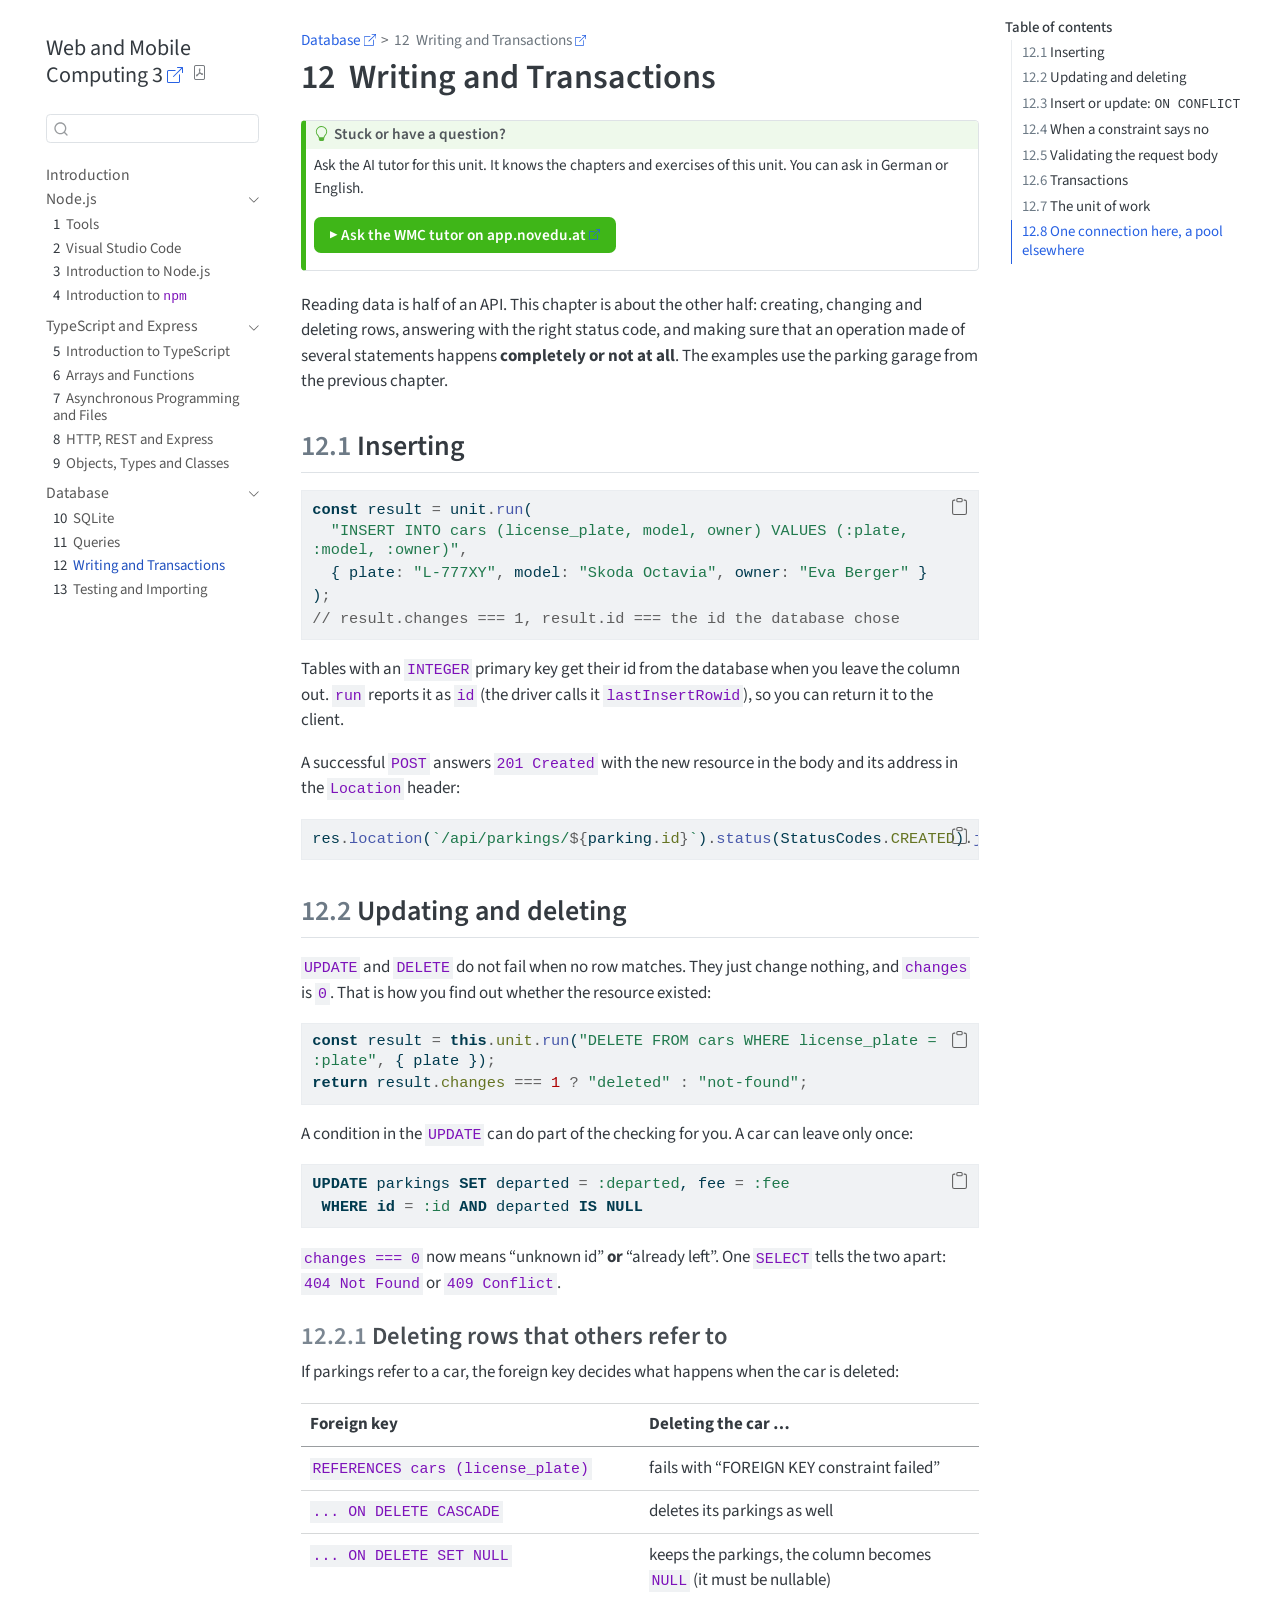
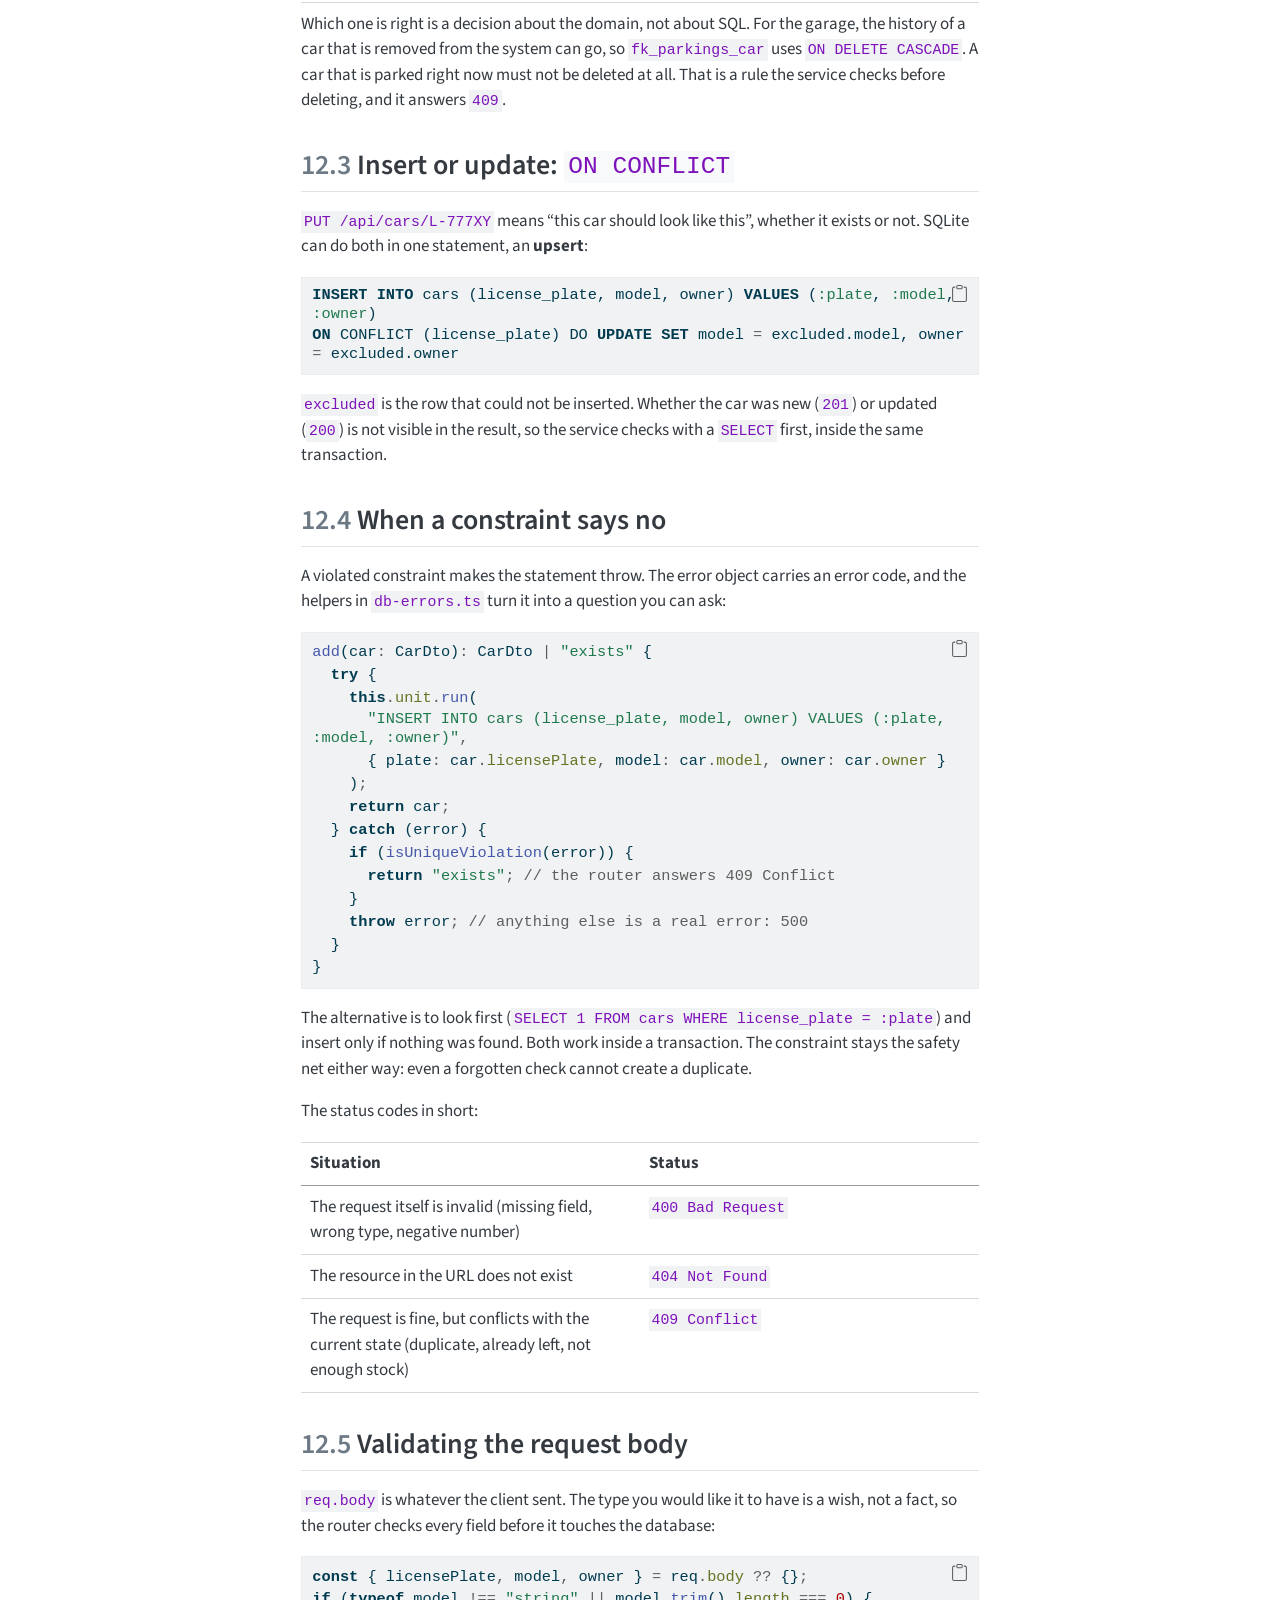
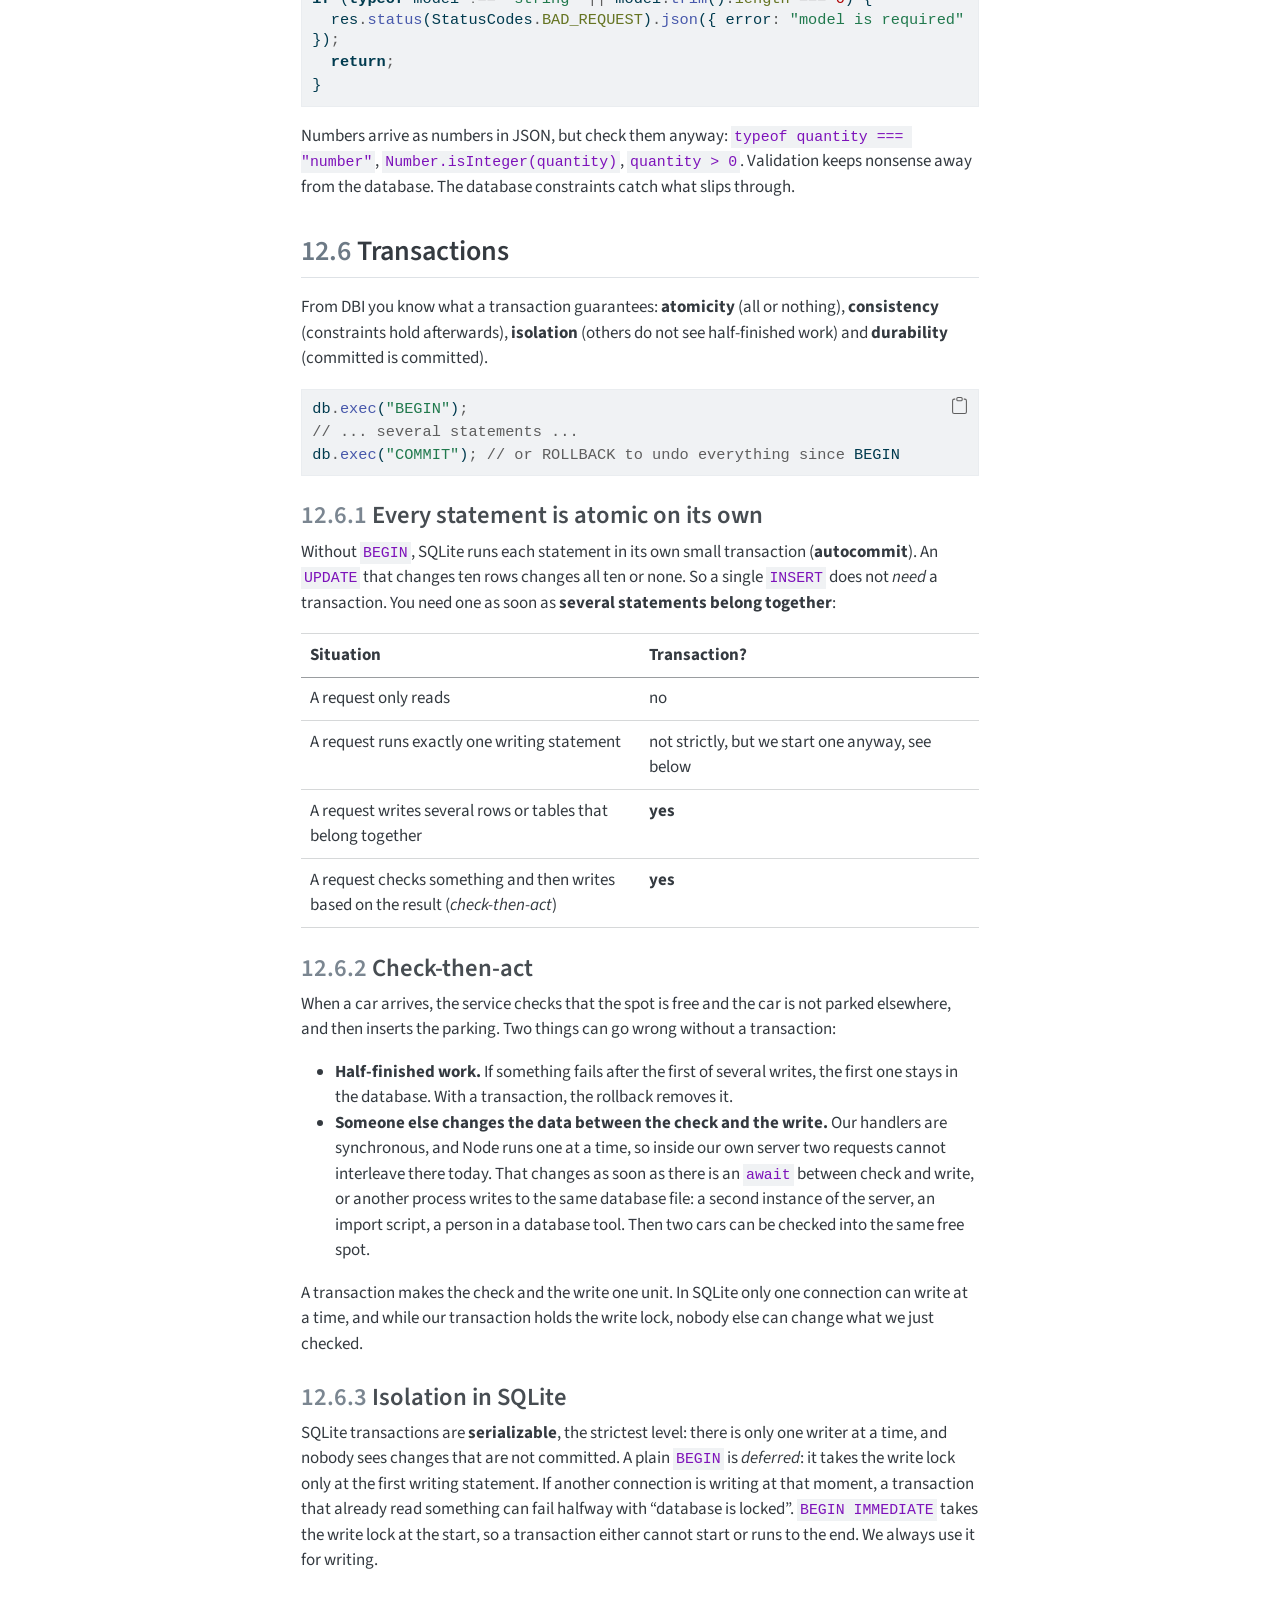
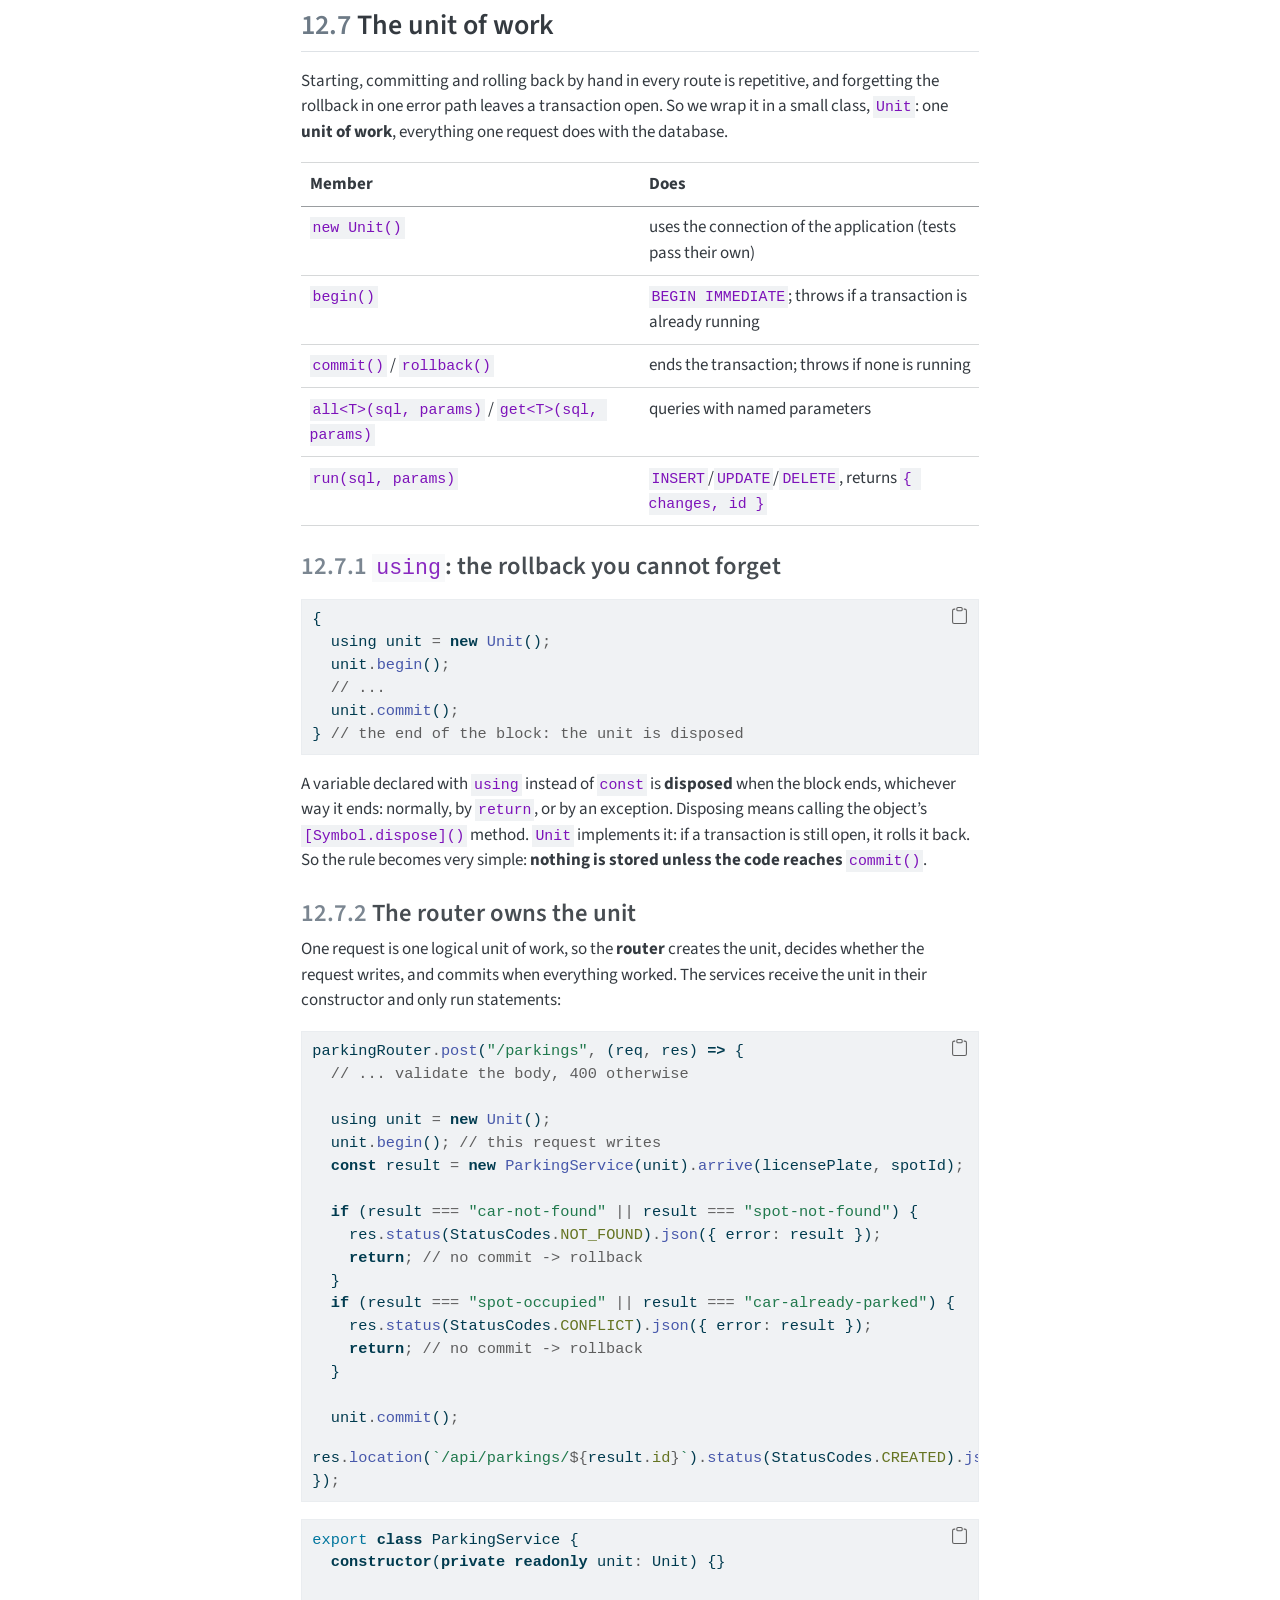
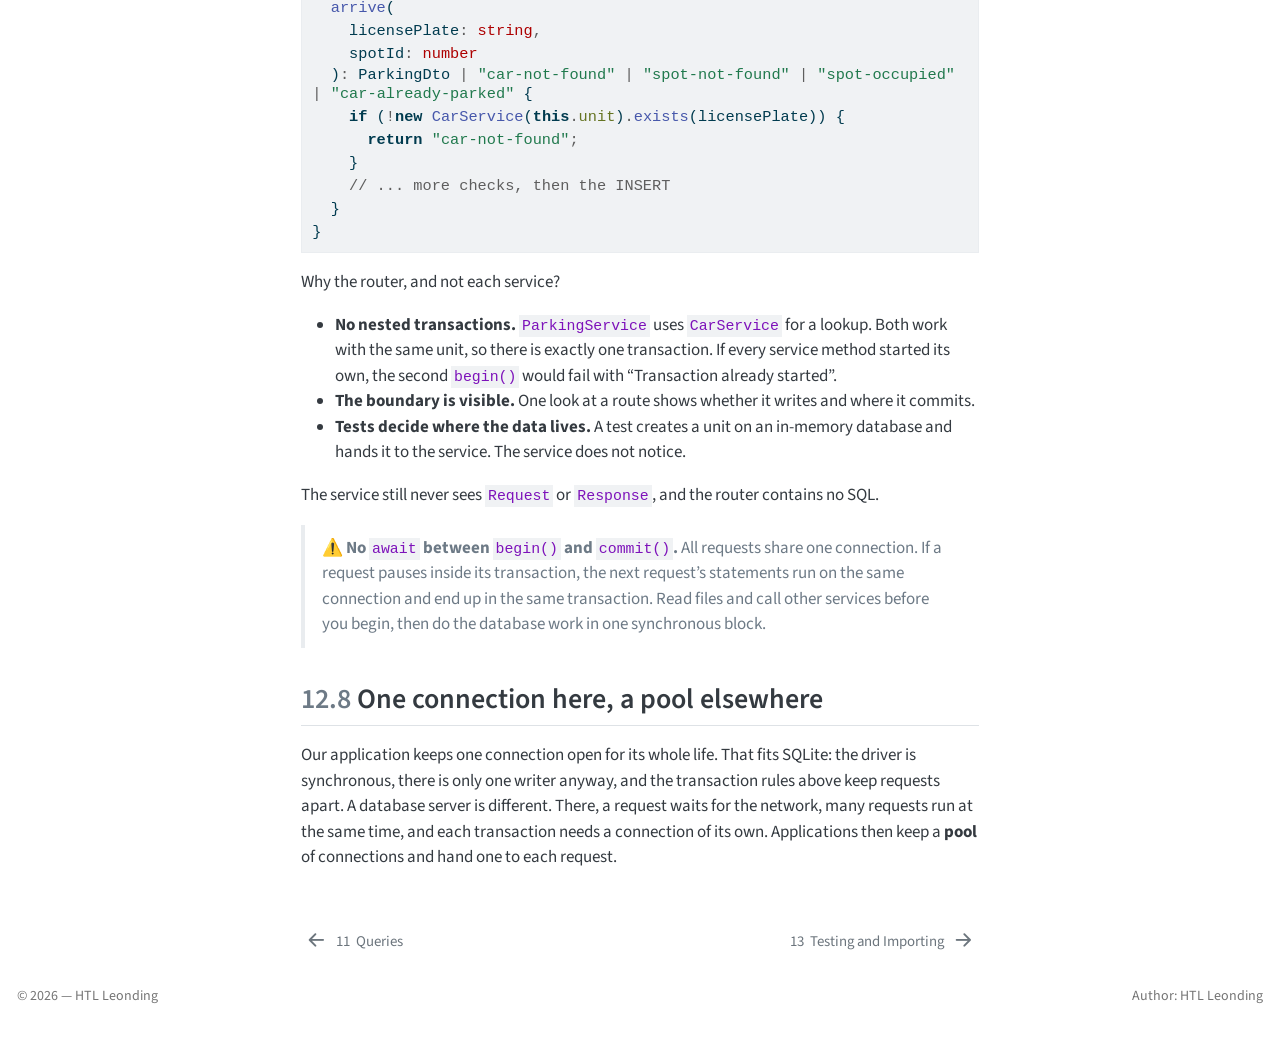
<file: content/Units/03-Database/material/03_writing-and-transactions/README.html>
<!DOCTYPE html>
<html xmlns="http://www.w3.org/1999/xhtml" lang="en" xml:lang="en"><head>

<meta charset="utf-8">
<meta name="generator" content="quarto-1.10.18">

<meta name="viewport" content="width=device-width, initial-scale=1.0, user-scalable=yes">


<title>12&nbsp; Writing and Transactions – Web and Mobile Computing 3</title>
<style>
/* Default styles provided by pandoc.
** See https://pandoc.org/MANUAL.html#variables-for-html for config info.
*/
span.smallcaps{font-variant: small-caps;}
div.columns{display: flex; gap: 1.5em;}
div.column{flex: auto;}
@media screen {
div.columns{gap: min(4vw, 1.5em);}
div.column{overflow-x: auto;}
}
div.hanging-indent{margin-left: 1.5em; text-indent: -1.5em;}
ul.task-list{list-style: none;}
ul.task-list li input[type="checkbox"] {
  width: 0.8em;
  margin: 0 0.8em 0.2em -1em; /* quarto-specific, see https://github.com/quarto-dev/quarto-cli/issues/4556 */ 
  vertical-align: middle;
}
/* CSS for syntax highlighting */
html { -webkit-text-size-adjust: 100%; }
pre > code.sourceCode { white-space: pre; position: relative; }
pre > code.sourceCode > span { display: inline-block; line-height: 1.25; }
pre > code.sourceCode > span:empty { height: 1.2em; }
.sourceCode { overflow: visible; }
code.sourceCode > span { color: inherit; text-decoration: inherit; }
div.sourceCode { margin: 1em 0; }
pre.sourceCode { margin: 0; }
@media screen {
div.sourceCode { overflow: auto; }
}
@media print {
pre > code.sourceCode { white-space: pre-wrap; }
pre > code.sourceCode > span { text-indent: -5em; padding-left: 5em; }
}
pre.numberSource code
  { counter-reset: source-line 0; }
pre.numberSource code > span
  { position: relative; left: -4em; counter-increment: source-line; }
pre.numberSource code > span > a:first-child::before
  { content: counter(source-line);
    position: relative; left: -1em; text-align: right; vertical-align: baseline;
    border: none; display: inline-block;
    -webkit-touch-callout: none; -webkit-user-select: none;
    -khtml-user-select: none; -moz-user-select: none;
    -ms-user-select: none; user-select: none;
    padding: 0 4px; width: 4em;
  }
pre.numberSource { margin-left: 3em;  padding-left: 4px; }
div.sourceCode
  {   }
@media screen {
pre > code.sourceCode > span > a:first-child::before { text-decoration: underline; }
}
</style>


<script src="../../../../../site_libs/quarto-nav/quarto-nav.js"></script>
<script src="../../../../../site_libs/quarto-nav/headroom.min.js"></script>
<script src="../../../../../site_libs/clipboard/clipboard.min.js"></script>
<script src="../../../../../site_libs/quarto-search/autocomplete.umd.js"></script>
<script src="../../../../../site_libs/quarto-search/fuse.min.js"></script>
<script src="../../../../../site_libs/quarto-search/quarto-search.js"></script>
<meta name="quarto:offset" content="../../../../../">
<link href="../../../../../content/Units/03-Database/material/04_testing-and-import/README.html" rel="next">
<link href="../../../../../content/Units/03-Database/material/02_queries/README.html" rel="prev">
<script src="../../../../../site_libs/quarto-html/quarto.js" type="module"></script>
<script src="../../../../../site_libs/quarto-html/tabsets/tabsets.js" type="module"></script>
<script src="../../../../../site_libs/quarto-html/popper.min.js"></script>
<script src="../../../../../site_libs/quarto-html/tippy.umd.min.js"></script>
<script src="../../../../../site_libs/quarto-html/anchor.min.js"></script>
<link href="../../../../../site_libs/quarto-html/tippy.css" rel="stylesheet">
<link href="../../../../../site_libs/quarto-html/quarto-syntax-highlighting-64a204ab8560d761af7679ceaba22944.css" rel="stylesheet" id="quarto-text-highlighting-styles">
<script src="../../../../../site_libs/bootstrap/bootstrap.min.js"></script>
<link href="../../../../../site_libs/bootstrap/bootstrap-icons.css" rel="stylesheet">
<link href="../../../../../site_libs/bootstrap/bootstrap-bfe050db2283133c8854d94eaab4e9ec.min.css" rel="stylesheet" append-hash="true" id="quarto-bootstrap" data-mode="light">
<link href="../../../../../site_libs/quarto-contrib/quarto-novedu-1.0.0/novedu.css" rel="stylesheet">
<script id="quarto-search-options" type="application/json">{
  "location": "sidebar",
  "copy-button": false,
  "collapse-after": 3,
  "panel-placement": "start",
  "type": "textbox",
  "limit": 50,
  "keyboard-shortcut": [
    "f",
    "/",
    "s"
  ],
  "show-item-context": false,
  "language": {
    "search-no-results-text": "No results",
    "search-matching-documents-text": "matching documents",
    "search-copy-link-title": "Copy link to search",
    "search-hide-matches-text": "Hide additional matches",
    "search-more-match-text": "more match in this document",
    "search-more-matches-text": "more matches in this document",
    "search-clear-button-title": "Clear",
    "search-text-placeholder": "",
    "search-detached-cancel-button-title": "Cancel",
    "search-submit-button-title": "Submit",
    "search-label": "Search"
  }
}</script>
<style>html{ scroll-behavior: smooth; }</style>


<link rel="stylesheet" href="../../../../../styles.css">
</head>

<body class="nav-sidebar floating quarto-light">

<div id="quarto-search-results"></div>
  <header id="quarto-header" class="headroom fixed-top">
  <nav class="quarto-secondary-nav">
    <div class="container-fluid d-flex">
      <button type="button" class="quarto-btn-toggle btn" data-bs-toggle="collapse" role="button" data-bs-target=".quarto-sidebar-collapse-item" aria-controls="quarto-sidebar" aria-expanded="false" aria-label="Toggle sidebar navigation" onclick="if (window.quartoToggleHeadroom) { window.quartoToggleHeadroom(); }">
        <i class="bi bi-layout-text-sidebar-reverse"></i>
      </button>
        <nav class="quarto-page-breadcrumbs" aria-label="breadcrumb"><ol class="breadcrumb"><li class="breadcrumb-item"><a href="../../../../../content/Units/03-Database/material/01_sqlite/README.html">Database</a></li><li class="breadcrumb-item"><a href="../../../../../content/Units/03-Database/material/03_writing-and-transactions/README.html"><span class="chapter-number">12</span>&nbsp; <span class="chapter-title">Writing and Transactions</span></a></li></ol></nav>
        <a class="flex-grow-1" role="navigation" data-bs-toggle="collapse" data-bs-target=".quarto-sidebar-collapse-item" aria-controls="quarto-sidebar" aria-expanded="false" aria-label="Toggle sidebar navigation" onclick="if (window.quartoToggleHeadroom) { window.quartoToggleHeadroom(); }">      
        </a>
      <button type="button" class="btn quarto-search-button" aria-label="Search" onclick="window.quartoOpenSearch();">
        <i class="bi bi-search"></i>
      </button>
    </div>
  </nav>
</header>
<!-- content -->
<div id="quarto-content" class="quarto-container page-columns page-rows-contents page-layout-article">
<!-- sidebar -->
  <nav id="quarto-sidebar" class="sidebar collapse collapse-horizontal quarto-sidebar-collapse-item sidebar-navigation floating overflow-auto">
    <div class="pt-lg-2 mt-2 text-left sidebar-header">
    <div class="sidebar-title mb-0 py-0">
      <a href="../../../../../">Web and Mobile Computing 3</a> 
        <div class="sidebar-tools-main">
    <a href="../../../../../WMC3.pdf" title="Download PDF" class="quarto-navigation-tool px-1" aria-label="Download PDF"><i class="bi bi-file-pdf"></i></a>
</div>
    </div>
      </div>
        <div class="mt-2 flex-shrink-0 align-items-center">
        <div class="sidebar-search">
        <div id="quarto-search" class="" title="Search"></div>
        </div>
        </div>
    <div class="sidebar-menu-container"> 
    <ul class="list-unstyled mt-1">
        <li class="sidebar-item">
  <div class="sidebar-item-container"> 
  <a href="../../../../../index.html" class="sidebar-item-text sidebar-link">
 <span class="menu-text">Introduction</span></a>
  </div>
</li>
        <li class="sidebar-item sidebar-item-section">
      <div class="sidebar-item-container"> 
            <a class="sidebar-item-text sidebar-link text-start" data-bs-toggle="collapse" data-bs-target="#quarto-sidebar-section-1" role="navigation" aria-expanded="true">
 <span class="menu-text">Node.js</span></a>
          <a class="sidebar-item-toggle text-start" data-bs-toggle="collapse" data-bs-target="#quarto-sidebar-section-1" role="navigation" aria-expanded="true" aria-label="Toggle section">
            <i class="bi bi-chevron-right ms-2"></i>
          </a> 
      </div>
      <ul id="quarto-sidebar-section-1" class="collapse list-unstyled sidebar-section depth1 show">  
          <li class="sidebar-item">
  <div class="sidebar-item-container"> 
  <a href="../../../../../content/Units/01-Node.js/01_tools/README.html" class="sidebar-item-text sidebar-link">
 <span class="menu-text"><span class="chapter-number">1</span>&nbsp; <span class="chapter-title">Tools</span></span></a>
  </div>
</li>
          <li class="sidebar-item">
  <div class="sidebar-item-container"> 
  <a href="../../../../../content/Units/01-Node.js/01_tools/VSCode-Extensions.html" class="sidebar-item-text sidebar-link">
 <span class="menu-text"><span class="chapter-number">2</span>&nbsp; <span class="chapter-title">Visual Studio Code</span></span></a>
  </div>
</li>
          <li class="sidebar-item">
  <div class="sidebar-item-container"> 
  <a href="../../../../../content/Units/01-Node.js/02_node/README.html" class="sidebar-item-text sidebar-link">
 <span class="menu-text"><span class="chapter-number">3</span>&nbsp; <span class="chapter-title">Introduction to Node.js</span></span></a>
  </div>
</li>
          <li class="sidebar-item">
  <div class="sidebar-item-container"> 
  <a href="../../../../../content/Units/01-Node.js/03_npm/README.html" class="sidebar-item-text sidebar-link">
 <span class="menu-text"><span class="chapter-number">4</span>&nbsp; <span class="chapter-title">Introduction to <code>npm</code></span></span></a>
  </div>
</li>
      </ul>
  </li>
        <li class="sidebar-item sidebar-item-section">
      <div class="sidebar-item-container"> 
            <a class="sidebar-item-text sidebar-link text-start" data-bs-toggle="collapse" data-bs-target="#quarto-sidebar-section-2" role="navigation" aria-expanded="true">
 <span class="menu-text">TypeScript and Express</span></a>
          <a class="sidebar-item-toggle text-start" data-bs-toggle="collapse" data-bs-target="#quarto-sidebar-section-2" role="navigation" aria-expanded="true" aria-label="Toggle section">
            <i class="bi bi-chevron-right ms-2"></i>
          </a> 
      </div>
      <ul id="quarto-sidebar-section-2" class="collapse list-unstyled sidebar-section depth1 show">  
          <li class="sidebar-item">
  <div class="sidebar-item-container"> 
  <a href="../../../../../content/Units/02-TypeScript-and-Express/material/01_typescript-intro/README.html" class="sidebar-item-text sidebar-link">
 <span class="menu-text"><span class="chapter-number">5</span>&nbsp; <span class="chapter-title">Introduction to TypeScript</span></span></a>
  </div>
</li>
          <li class="sidebar-item">
  <div class="sidebar-item-container"> 
  <a href="../../../../../content/Units/02-TypeScript-and-Express/material/02_arrays-and-functions/README.html" class="sidebar-item-text sidebar-link">
 <span class="menu-text"><span class="chapter-number">6</span>&nbsp; <span class="chapter-title">Arrays and Functions</span></span></a>
  </div>
</li>
          <li class="sidebar-item">
  <div class="sidebar-item-container"> 
  <a href="../../../../../content/Units/02-TypeScript-and-Express/material/03_async-and-files/README.html" class="sidebar-item-text sidebar-link">
 <span class="menu-text"><span class="chapter-number">7</span>&nbsp; <span class="chapter-title">Asynchronous Programming and Files</span></span></a>
  </div>
</li>
          <li class="sidebar-item">
  <div class="sidebar-item-container"> 
  <a href="../../../../../content/Units/02-TypeScript-and-Express/material/04_express-intro/README.html" class="sidebar-item-text sidebar-link">
 <span class="menu-text"><span class="chapter-number">8</span>&nbsp; <span class="chapter-title">HTTP, REST and Express</span></span></a>
  </div>
</li>
          <li class="sidebar-item">
  <div class="sidebar-item-container"> 
  <a href="../../../../../content/Units/02-TypeScript-and-Express/material/05_objects-and-classes/README.html" class="sidebar-item-text sidebar-link">
 <span class="menu-text"><span class="chapter-number">9</span>&nbsp; <span class="chapter-title">Objects, Types and Classes</span></span></a>
  </div>
</li>
      </ul>
  </li>
        <li class="sidebar-item sidebar-item-section">
      <div class="sidebar-item-container"> 
            <a class="sidebar-item-text sidebar-link text-start" data-bs-toggle="collapse" data-bs-target="#quarto-sidebar-section-3" role="navigation" aria-expanded="true">
 <span class="menu-text">Database</span></a>
          <a class="sidebar-item-toggle text-start" data-bs-toggle="collapse" data-bs-target="#quarto-sidebar-section-3" role="navigation" aria-expanded="true" aria-label="Toggle section">
            <i class="bi bi-chevron-right ms-2"></i>
          </a> 
      </div>
      <ul id="quarto-sidebar-section-3" class="collapse list-unstyled sidebar-section depth1 show">  
          <li class="sidebar-item">
  <div class="sidebar-item-container"> 
  <a href="../../../../../content/Units/03-Database/material/01_sqlite/README.html" class="sidebar-item-text sidebar-link">
 <span class="menu-text"><span class="chapter-number">10</span>&nbsp; <span class="chapter-title">SQLite</span></span></a>
  </div>
</li>
          <li class="sidebar-item">
  <div class="sidebar-item-container"> 
  <a href="../../../../../content/Units/03-Database/material/02_queries/README.html" class="sidebar-item-text sidebar-link">
 <span class="menu-text"><span class="chapter-number">11</span>&nbsp; <span class="chapter-title">Queries</span></span></a>
  </div>
</li>
          <li class="sidebar-item">
  <div class="sidebar-item-container"> 
  <a href="../../../../../content/Units/03-Database/material/03_writing-and-transactions/README.html" class="sidebar-item-text sidebar-link active">
 <span class="menu-text"><span class="chapter-number">12</span>&nbsp; <span class="chapter-title">Writing and Transactions</span></span></a>
  </div>
</li>
          <li class="sidebar-item">
  <div class="sidebar-item-container"> 
  <a href="../../../../../content/Units/03-Database/material/04_testing-and-import/README.html" class="sidebar-item-text sidebar-link">
 <span class="menu-text"><span class="chapter-number">13</span>&nbsp; <span class="chapter-title">Testing and Importing</span></span></a>
  </div>
</li>
      </ul>
  </li>
    </ul>
    </div>
</nav>
<div id="quarto-sidebar-glass" class="quarto-sidebar-collapse-item" data-bs-toggle="collapse" data-bs-target=".quarto-sidebar-collapse-item"></div>
<!-- margin-sidebar -->
    <div id="quarto-margin-sidebar" class="sidebar margin-sidebar">
        <nav id="TOC" role="doc-toc" class="toc-active">
    <h2 id="toc-title">Table of contents</h2>
   
  <ul>
  <li><a href="#inserting" id="toc-inserting" class="nav-link active" data-scroll-target="#inserting"><span class="header-section-number">12.1</span> Inserting</a></li>
  <li><a href="#updating-and-deleting" id="toc-updating-and-deleting" class="nav-link" data-scroll-target="#updating-and-deleting"><span class="header-section-number">12.2</span> Updating and deleting</a>
  <ul class="collapse">
  <li><a href="#deleting-rows-that-others-refer-to" id="toc-deleting-rows-that-others-refer-to" class="nav-link" data-scroll-target="#deleting-rows-that-others-refer-to"><span class="header-section-number">12.2.1</span> Deleting rows that others refer to</a></li>
  </ul></li>
  <li><a href="#insert-or-update-on-conflict" id="toc-insert-or-update-on-conflict" class="nav-link" data-scroll-target="#insert-or-update-on-conflict"><span class="header-section-number">12.3</span> Insert or update: <code>ON CONFLICT</code></a></li>
  <li><a href="#when-a-constraint-says-no" id="toc-when-a-constraint-says-no" class="nav-link" data-scroll-target="#when-a-constraint-says-no"><span class="header-section-number">12.4</span> When a constraint says no</a></li>
  <li><a href="#validating-the-request-body" id="toc-validating-the-request-body" class="nav-link" data-scroll-target="#validating-the-request-body"><span class="header-section-number">12.5</span> Validating the request body</a></li>
  <li><a href="#transactions" id="toc-transactions" class="nav-link" data-scroll-target="#transactions"><span class="header-section-number">12.6</span> Transactions</a>
  <ul class="collapse">
  <li><a href="#every-statement-is-atomic-on-its-own" id="toc-every-statement-is-atomic-on-its-own" class="nav-link" data-scroll-target="#every-statement-is-atomic-on-its-own"><span class="header-section-number">12.6.1</span> Every statement is atomic on its own</a></li>
  <li><a href="#check-then-act" id="toc-check-then-act" class="nav-link" data-scroll-target="#check-then-act"><span class="header-section-number">12.6.2</span> Check-then-act</a></li>
  <li><a href="#isolation-in-sqlite" id="toc-isolation-in-sqlite" class="nav-link" data-scroll-target="#isolation-in-sqlite"><span class="header-section-number">12.6.3</span> Isolation in SQLite</a></li>
  </ul></li>
  <li><a href="#the-unit-of-work" id="toc-the-unit-of-work" class="nav-link" data-scroll-target="#the-unit-of-work"><span class="header-section-number">12.7</span> The unit of work</a>
  <ul class="collapse">
  <li><a href="#using-the-rollback-you-cannot-forget" id="toc-using-the-rollback-you-cannot-forget" class="nav-link" data-scroll-target="#using-the-rollback-you-cannot-forget"><span class="header-section-number">12.7.1</span> <code>using</code>: the rollback you cannot forget</a></li>
  <li><a href="#the-router-owns-the-unit" id="toc-the-router-owns-the-unit" class="nav-link" data-scroll-target="#the-router-owns-the-unit"><span class="header-section-number">12.7.2</span> The router owns the unit</a></li>
  </ul></li>
  <li><a href="#one-connection-here-a-pool-elsewhere" id="toc-one-connection-here-a-pool-elsewhere" class="nav-link" data-scroll-target="#one-connection-here-a-pool-elsewhere"><span class="header-section-number">12.8</span> One connection here, a pool elsewhere</a></li>
  </ul>
</nav>
    </div>
<!-- main -->
<main class="content" id="quarto-document-content">

<header id="title-block-header" class="quarto-title-block default"><nav class="quarto-page-breadcrumbs quarto-title-breadcrumbs d-none d-lg-block" aria-label="breadcrumb"><ol class="breadcrumb"><li class="breadcrumb-item"><a href="../../../../../content/Units/03-Database/material/01_sqlite/README.html">Database</a></li><li class="breadcrumb-item"><a href="../../../../../content/Units/03-Database/material/03_writing-and-transactions/README.html"><span class="chapter-number">12</span>&nbsp; <span class="chapter-title">Writing and Transactions</span></a></li></ol></nav>
<div class="quarto-title">
<h1 class="title"><span class="chapter-number">12</span>&nbsp; <span class="chapter-title">Writing and Transactions</span></h1>
</div>



<div class="quarto-title-meta">

    
  
    
  </div>
  


</header>


<div class="callout callout-style-default callout-tip callout-titled">
<div class="callout-header d-flex align-content-center">
<div class="callout-icon-container">
<i class="callout-icon"></i>
</div>
<div class="callout-title-container flex-fill">
<span class="screen-reader-only">Tip</span>Stuck or have a question?
</div>
</div>
<div class="callout-body-container callout-body">
<p>Ask the AI tutor for this unit. It knows the chapters and exercises of this unit. You can ask in German or English.</p>
<div class="novedu-cta novedu-cta-tutor">
<p><a href="https://app.novedu.at/d4gouxxqj1">▶ Ask the WMC tutor on app.novedu.at</a></p>
</div>
</div>
</div>
<p>Reading data is half of an API. This chapter is about the other half: creating, changing and deleting rows, answering with the right status code, and making sure that an operation made of several statements happens <strong>completely or not at all</strong>. The examples use the parking garage from the previous chapter.</p>
<section id="inserting" class="level2" data-number="12.1">
<h2 data-number="12.1" class="anchored" data-anchor-id="inserting"><span class="header-section-number">12.1</span> Inserting</h2>
<div class="code-copy-outer-scaffold"><div class="sourceCode" id="cb1"><pre class="sourceCode typescript code-with-copy"><code class="sourceCode typescript"><span id="cb1-1"><a href="#cb1-1" aria-hidden="true" tabindex="-1"></a><span class="kw">const</span> result <span class="op">=</span> unit<span class="op">.</span><span class="fu">run</span>(</span>
<span id="cb1-2"><a href="#cb1-2" aria-hidden="true" tabindex="-1"></a>  <span class="st">"INSERT INTO cars (license_plate, model, owner) VALUES (:plate, :model, :owner)"</span><span class="op">,</span></span>
<span id="cb1-3"><a href="#cb1-3" aria-hidden="true" tabindex="-1"></a>  { plate<span class="op">:</span> <span class="st">"L-777XY"</span><span class="op">,</span> model<span class="op">:</span> <span class="st">"Skoda Octavia"</span><span class="op">,</span> owner<span class="op">:</span> <span class="st">"Eva Berger"</span> }</span>
<span id="cb1-4"><a href="#cb1-4" aria-hidden="true" tabindex="-1"></a>)<span class="op">;</span></span>
<span id="cb1-5"><a href="#cb1-5" aria-hidden="true" tabindex="-1"></a><span class="co">// result.changes === 1, result.id === the id the database chose</span></span></code></pre></div><button title="Copy to Clipboard" class="code-copy-button"><i class="bi"></i></button></div>
<p>Tables with an <code>INTEGER</code> primary key get their id from the database when you leave the column out. <code>run</code> reports it as <code>id</code> (the driver calls it <code>lastInsertRowid</code>), so you can return it to the client.</p>
<p>A successful <code>POST</code> answers <strong><code>201 Created</code></strong> with the new resource in the body and its address in the <code>Location</code> header:</p>
<div class="code-copy-outer-scaffold"><div class="sourceCode" id="cb2"><pre class="sourceCode typescript code-with-copy"><code class="sourceCode typescript"><span id="cb2-1"><a href="#cb2-1" aria-hidden="true" tabindex="-1"></a>res<span class="op">.</span><span class="fu">location</span>(<span class="vs">`/api/parkings/</span><span class="sc">${</span>parking<span class="op">.</span><span class="at">id</span><span class="sc">}</span><span class="vs">`</span>)<span class="op">.</span><span class="fu">status</span>(StatusCodes<span class="op">.</span><span class="at">CREATED</span>)<span class="op">.</span><span class="fu">json</span>(parking)<span class="op">;</span></span></code></pre></div><button title="Copy to Clipboard" class="code-copy-button"><i class="bi"></i></button></div>
</section>
<section id="updating-and-deleting" class="level2" data-number="12.2">
<h2 data-number="12.2" class="anchored" data-anchor-id="updating-and-deleting"><span class="header-section-number">12.2</span> Updating and deleting</h2>
<p><code>UPDATE</code> and <code>DELETE</code> do not fail when no row matches. They just change nothing, and <code>changes</code> is <code>0</code>. That is how you find out whether the resource existed:</p>
<div class="code-copy-outer-scaffold"><div class="sourceCode" id="cb3"><pre class="sourceCode typescript code-with-copy"><code class="sourceCode typescript"><span id="cb3-1"><a href="#cb3-1" aria-hidden="true" tabindex="-1"></a><span class="kw">const</span> result <span class="op">=</span> <span class="kw">this</span><span class="op">.</span><span class="at">unit</span><span class="op">.</span><span class="fu">run</span>(<span class="st">"DELETE FROM cars WHERE license_plate = :plate"</span><span class="op">,</span> { plate })<span class="op">;</span></span>
<span id="cb3-2"><a href="#cb3-2" aria-hidden="true" tabindex="-1"></a><span class="cf">return</span> result<span class="op">.</span><span class="at">changes</span> <span class="op">===</span> <span class="dv">1</span> <span class="op">?</span> <span class="st">"deleted"</span> <span class="op">:</span> <span class="st">"not-found"</span><span class="op">;</span></span></code></pre></div><button title="Copy to Clipboard" class="code-copy-button"><i class="bi"></i></button></div>
<p>A condition in the <code>UPDATE</code> can do part of the checking for you. A car can leave only once:</p>
<div class="code-copy-outer-scaffold"><div class="sourceCode" id="cb4"><pre class="sourceCode sql code-with-copy"><code class="sourceCode sql"><span id="cb4-1"><a href="#cb4-1" aria-hidden="true" tabindex="-1"></a><span class="kw">UPDATE</span> parkings <span class="kw">SET</span> departed <span class="op">=</span> <span class="ch">:departed</span>, fee <span class="op">=</span> <span class="ch">:fee</span></span>
<span id="cb4-2"><a href="#cb4-2" aria-hidden="true" tabindex="-1"></a> <span class="kw">WHERE</span> <span class="kw">id</span> <span class="op">=</span> <span class="ch">:id</span> <span class="kw">AND</span> departed <span class="kw">IS</span> <span class="kw">NULL</span></span></code></pre></div><button title="Copy to Clipboard" class="code-copy-button"><i class="bi"></i></button></div>
<p><code>changes === 0</code> now means “unknown id” <strong>or</strong> “already left”. One <code>SELECT</code> tells the two apart: <code>404 Not Found</code> or <code>409 Conflict</code>.</p>
<section id="deleting-rows-that-others-refer-to" class="level3" data-number="12.2.1">
<h3 data-number="12.2.1" class="anchored" data-anchor-id="deleting-rows-that-others-refer-to"><span class="header-section-number">12.2.1</span> Deleting rows that others refer to</h3>
<p>If parkings refer to a car, the foreign key decides what happens when the car is deleted:</p>
<table class="caption-top table">
<colgroup>
<col style="width: 50%">
<col style="width: 50%">
</colgroup>
<thead>
<tr class="header">
<th>Foreign key</th>
<th>Deleting the car …</th>
</tr>
</thead>
<tbody>
<tr class="odd">
<td><code>REFERENCES cars (license_plate)</code></td>
<td>fails with “FOREIGN KEY constraint failed”</td>
</tr>
<tr class="even">
<td><code>... ON DELETE CASCADE</code></td>
<td>deletes its parkings as well</td>
</tr>
<tr class="odd">
<td><code>... ON DELETE SET NULL</code></td>
<td>keeps the parkings, the column becomes <code>NULL</code> (it must be nullable)</td>
</tr>
</tbody>
</table>
<p>Which one is right is a decision about the domain, not about SQL. For the garage, the history of a car that is removed from the system can go, so <code>fk_parkings_car</code> uses <code>ON DELETE CASCADE</code>. A car that is parked right now must not be deleted at all. That is a rule the service checks before deleting, and it answers <code>409</code>.</p>
</section>
</section>
<section id="insert-or-update-on-conflict" class="level2" data-number="12.3">
<h2 data-number="12.3" class="anchored" data-anchor-id="insert-or-update-on-conflict"><span class="header-section-number">12.3</span> Insert or update: <code>ON CONFLICT</code></h2>
<p><code>PUT /api/cars/L-777XY</code> means “this car should look like this”, whether it exists or not. SQLite can do both in one statement, an <strong>upsert</strong>:</p>
<div class="code-copy-outer-scaffold"><div class="sourceCode" id="cb5"><pre class="sourceCode sql code-with-copy"><code class="sourceCode sql"><span id="cb5-1"><a href="#cb5-1" aria-hidden="true" tabindex="-1"></a><span class="kw">INSERT</span> <span class="kw">INTO</span> cars (license_plate, model, owner) <span class="kw">VALUES</span> (<span class="ch">:plate</span>, <span class="ch">:model</span>, <span class="ch">:owner</span>)</span>
<span id="cb5-2"><a href="#cb5-2" aria-hidden="true" tabindex="-1"></a><span class="kw">ON</span> CONFLICT (license_plate) DO <span class="kw">UPDATE</span> <span class="kw">SET</span> model <span class="op">=</span> excluded.model, owner <span class="op">=</span> excluded.owner</span></code></pre></div><button title="Copy to Clipboard" class="code-copy-button"><i class="bi"></i></button></div>
<p><code>excluded</code> is the row that could not be inserted. Whether the car was new (<code>201</code>) or updated (<code>200</code>) is not visible in the result, so the service checks with a <code>SELECT</code> first, inside the same transaction.</p>
</section>
<section id="when-a-constraint-says-no" class="level2" data-number="12.4">
<h2 data-number="12.4" class="anchored" data-anchor-id="when-a-constraint-says-no"><span class="header-section-number">12.4</span> When a constraint says no</h2>
<p>A violated constraint makes the statement throw. The error object carries an error code, and the helpers in <code>db-errors.ts</code> turn it into a question you can ask:</p>
<div class="code-copy-outer-scaffold"><div class="sourceCode" id="cb6"><pre class="sourceCode typescript code-with-copy"><code class="sourceCode typescript"><span id="cb6-1"><a href="#cb6-1" aria-hidden="true" tabindex="-1"></a><span class="fu">add</span>(car<span class="op">:</span> CarDto)<span class="op">:</span> CarDto <span class="op">|</span> <span class="st">"exists"</span> {</span>
<span id="cb6-2"><a href="#cb6-2" aria-hidden="true" tabindex="-1"></a>  <span class="cf">try</span> {</span>
<span id="cb6-3"><a href="#cb6-3" aria-hidden="true" tabindex="-1"></a>    <span class="kw">this</span><span class="op">.</span><span class="at">unit</span><span class="op">.</span><span class="fu">run</span>(</span>
<span id="cb6-4"><a href="#cb6-4" aria-hidden="true" tabindex="-1"></a>      <span class="st">"INSERT INTO cars (license_plate, model, owner) VALUES (:plate, :model, :owner)"</span><span class="op">,</span></span>
<span id="cb6-5"><a href="#cb6-5" aria-hidden="true" tabindex="-1"></a>      { plate<span class="op">:</span> car<span class="op">.</span><span class="at">licensePlate</span><span class="op">,</span> model<span class="op">:</span> car<span class="op">.</span><span class="at">model</span><span class="op">,</span> owner<span class="op">:</span> car<span class="op">.</span><span class="at">owner</span> }</span>
<span id="cb6-6"><a href="#cb6-6" aria-hidden="true" tabindex="-1"></a>    )<span class="op">;</span></span>
<span id="cb6-7"><a href="#cb6-7" aria-hidden="true" tabindex="-1"></a>    <span class="cf">return</span> car<span class="op">;</span></span>
<span id="cb6-8"><a href="#cb6-8" aria-hidden="true" tabindex="-1"></a>  } <span class="cf">catch</span> (error) {</span>
<span id="cb6-9"><a href="#cb6-9" aria-hidden="true" tabindex="-1"></a>    <span class="cf">if</span> (<span class="fu">isUniqueViolation</span>(error)) {</span>
<span id="cb6-10"><a href="#cb6-10" aria-hidden="true" tabindex="-1"></a>      <span class="cf">return</span> <span class="st">"exists"</span><span class="op">;</span> <span class="co">// the router answers 409 Conflict</span></span>
<span id="cb6-11"><a href="#cb6-11" aria-hidden="true" tabindex="-1"></a>    }</span>
<span id="cb6-12"><a href="#cb6-12" aria-hidden="true" tabindex="-1"></a>    <span class="cf">throw</span> error<span class="op">;</span> <span class="co">// anything else is a real error: 500</span></span>
<span id="cb6-13"><a href="#cb6-13" aria-hidden="true" tabindex="-1"></a>  }</span>
<span id="cb6-14"><a href="#cb6-14" aria-hidden="true" tabindex="-1"></a>}</span></code></pre></div><button title="Copy to Clipboard" class="code-copy-button"><i class="bi"></i></button></div>
<p>The alternative is to look first (<code>SELECT 1 FROM cars WHERE license_plate = :plate</code>) and insert only if nothing was found. Both work inside a transaction. The constraint stays the safety net either way: even a forgotten check cannot create a duplicate.</p>
<p>The status codes in short:</p>
<table class="caption-top table">
<colgroup>
<col style="width: 50%">
<col style="width: 50%">
</colgroup>
<thead>
<tr class="header">
<th>Situation</th>
<th>Status</th>
</tr>
</thead>
<tbody>
<tr class="odd">
<td>The request itself is invalid (missing field, wrong type, negative number)</td>
<td><code>400 Bad Request</code></td>
</tr>
<tr class="even">
<td>The resource in the URL does not exist</td>
<td><code>404 Not Found</code></td>
</tr>
<tr class="odd">
<td>The request is fine, but conflicts with the current state (duplicate, already left, not enough stock)</td>
<td><code>409 Conflict</code></td>
</tr>
</tbody>
</table>
</section>
<section id="validating-the-request-body" class="level2" data-number="12.5">
<h2 data-number="12.5" class="anchored" data-anchor-id="validating-the-request-body"><span class="header-section-number">12.5</span> Validating the request body</h2>
<p><code>req.body</code> is whatever the client sent. The type you would like it to have is a wish, not a fact, so the router checks every field before it touches the database:</p>
<div class="code-copy-outer-scaffold"><div class="sourceCode" id="cb7"><pre class="sourceCode typescript code-with-copy"><code class="sourceCode typescript"><span id="cb7-1"><a href="#cb7-1" aria-hidden="true" tabindex="-1"></a><span class="kw">const</span> { licensePlate<span class="op">,</span> model<span class="op">,</span> owner } <span class="op">=</span> req<span class="op">.</span><span class="at">body</span> <span class="op">??</span> {}<span class="op">;</span></span>
<span id="cb7-2"><a href="#cb7-2" aria-hidden="true" tabindex="-1"></a><span class="cf">if</span> (<span class="kw">typeof</span> model <span class="op">!==</span> <span class="st">"string"</span> <span class="op">||</span> model<span class="op">.</span><span class="fu">trim</span>()<span class="op">.</span><span class="at">length</span> <span class="op">===</span> <span class="dv">0</span>) {</span>
<span id="cb7-3"><a href="#cb7-3" aria-hidden="true" tabindex="-1"></a>  res<span class="op">.</span><span class="fu">status</span>(StatusCodes<span class="op">.</span><span class="at">BAD_REQUEST</span>)<span class="op">.</span><span class="fu">json</span>({ error<span class="op">:</span> <span class="st">"model is required"</span> })<span class="op">;</span></span>
<span id="cb7-4"><a href="#cb7-4" aria-hidden="true" tabindex="-1"></a>  <span class="cf">return</span><span class="op">;</span></span>
<span id="cb7-5"><a href="#cb7-5" aria-hidden="true" tabindex="-1"></a>}</span></code></pre></div><button title="Copy to Clipboard" class="code-copy-button"><i class="bi"></i></button></div>
<p>Numbers arrive as numbers in JSON, but check them anyway: <code>typeof quantity === "number"</code>, <code>Number.isInteger(quantity)</code>, <code>quantity &gt; 0</code>. Validation keeps nonsense away from the database. The database constraints catch what slips through.</p>
</section>
<section id="transactions" class="level2" data-number="12.6">
<h2 data-number="12.6" class="anchored" data-anchor-id="transactions"><span class="header-section-number">12.6</span> Transactions</h2>
<p>From DBI you know what a transaction guarantees: <strong>atomicity</strong> (all or nothing), <strong>consistency</strong> (constraints hold afterwards), <strong>isolation</strong> (others do not see half-finished work) and <strong>durability</strong> (committed is committed).</p>
<div class="code-copy-outer-scaffold"><div class="sourceCode" id="cb8"><pre class="sourceCode typescript code-with-copy"><code class="sourceCode typescript"><span id="cb8-1"><a href="#cb8-1" aria-hidden="true" tabindex="-1"></a>db<span class="op">.</span><span class="fu">exec</span>(<span class="st">"BEGIN"</span>)<span class="op">;</span></span>
<span id="cb8-2"><a href="#cb8-2" aria-hidden="true" tabindex="-1"></a><span class="co">// ... several statements ...</span></span>
<span id="cb8-3"><a href="#cb8-3" aria-hidden="true" tabindex="-1"></a>db<span class="op">.</span><span class="fu">exec</span>(<span class="st">"COMMIT"</span>)<span class="op">;</span> <span class="co">// or ROLLBACK to undo everything since </span><span class="re">BEGIN</span></span></code></pre></div><button title="Copy to Clipboard" class="code-copy-button"><i class="bi"></i></button></div>
<section id="every-statement-is-atomic-on-its-own" class="level3" data-number="12.6.1">
<h3 data-number="12.6.1" class="anchored" data-anchor-id="every-statement-is-atomic-on-its-own"><span class="header-section-number">12.6.1</span> Every statement is atomic on its own</h3>
<p>Without <code>BEGIN</code>, SQLite runs each statement in its own small transaction (<strong>autocommit</strong>). An <code>UPDATE</code> that changes ten rows changes all ten or none. So a single <code>INSERT</code> does not <em>need</em> a transaction. You need one as soon as <strong>several statements belong together</strong>:</p>
<table class="caption-top table">
<colgroup>
<col style="width: 50%">
<col style="width: 50%">
</colgroup>
<thead>
<tr class="header">
<th>Situation</th>
<th>Transaction?</th>
</tr>
</thead>
<tbody>
<tr class="odd">
<td>A request only reads</td>
<td>no</td>
</tr>
<tr class="even">
<td>A request runs exactly one writing statement</td>
<td>not strictly, but we start one anyway, see below</td>
</tr>
<tr class="odd">
<td>A request writes several rows or tables that belong together</td>
<td><strong>yes</strong></td>
</tr>
<tr class="even">
<td>A request checks something and then writes based on the result (<em>check-then-act</em>)</td>
<td><strong>yes</strong></td>
</tr>
</tbody>
</table>
</section>
<section id="check-then-act" class="level3" data-number="12.6.2">
<h3 data-number="12.6.2" class="anchored" data-anchor-id="check-then-act"><span class="header-section-number">12.6.2</span> Check-then-act</h3>
<p>When a car arrives, the service checks that the spot is free and the car is not parked elsewhere, and then inserts the parking. Two things can go wrong without a transaction:</p>
<ul>
<li><strong>Half-finished work.</strong> If something fails after the first of several writes, the first one stays in the database. With a transaction, the rollback removes it.</li>
<li><strong>Someone else changes the data between the check and the write.</strong> Our handlers are synchronous, and Node runs one at a time, so inside our own server two requests cannot interleave there today. That changes as soon as there is an <code>await</code> between check and write, or another process writes to the same database file: a second instance of the server, an import script, a person in a database tool. Then two cars can be checked into the same free spot.</li>
</ul>
<p>A transaction makes the check and the write one unit. In SQLite only one connection can write at a time, and while our transaction holds the write lock, nobody else can change what we just checked.</p>
</section>
<section id="isolation-in-sqlite" class="level3" data-number="12.6.3">
<h3 data-number="12.6.3" class="anchored" data-anchor-id="isolation-in-sqlite"><span class="header-section-number">12.6.3</span> Isolation in SQLite</h3>
<p>SQLite transactions are <strong>serializable</strong>, the strictest level: there is only one writer at a time, and nobody sees changes that are not committed. A plain <code>BEGIN</code> is <em>deferred</em>: it takes the write lock only at the first writing statement. If another connection is writing at that moment, a transaction that already read something can fail halfway with “database is locked”. <code>BEGIN IMMEDIATE</code> takes the write lock at the start, so a transaction either cannot start or runs to the end. We always use it for writing.</p>
</section>
</section>
<section id="the-unit-of-work" class="level2" data-number="12.7">
<h2 data-number="12.7" class="anchored" data-anchor-id="the-unit-of-work"><span class="header-section-number">12.7</span> The unit of work</h2>
<p>Starting, committing and rolling back by hand in every route is repetitive, and forgetting the rollback in one error path leaves a transaction open. So we wrap it in a small class, <code>Unit</code>: one <strong>unit of work</strong>, everything one request does with the database.</p>
<table class="caption-top table">
<colgroup>
<col style="width: 50%">
<col style="width: 50%">
</colgroup>
<thead>
<tr class="header">
<th>Member</th>
<th>Does</th>
</tr>
</thead>
<tbody>
<tr class="odd">
<td><code>new Unit()</code></td>
<td>uses the connection of the application (tests pass their own)</td>
</tr>
<tr class="even">
<td><code>begin()</code></td>
<td><code>BEGIN IMMEDIATE</code>; throws if a transaction is already running</td>
</tr>
<tr class="odd">
<td><code>commit()</code> / <code>rollback()</code></td>
<td>ends the transaction; throws if none is running</td>
</tr>
<tr class="even">
<td><code>all&lt;T&gt;(sql, params)</code> / <code>get&lt;T&gt;(sql, params)</code></td>
<td>queries with named parameters</td>
</tr>
<tr class="odd">
<td><code>run(sql, params)</code></td>
<td><code>INSERT</code>/<code>UPDATE</code>/<code>DELETE</code>, returns <code>{ changes, id }</code></td>
</tr>
</tbody>
</table>
<section id="using-the-rollback-you-cannot-forget" class="level3" data-number="12.7.1">
<h3 data-number="12.7.1" class="anchored" data-anchor-id="using-the-rollback-you-cannot-forget"><span class="header-section-number">12.7.1</span> <code>using</code>: the rollback you cannot forget</h3>
<div class="code-copy-outer-scaffold"><div class="sourceCode" id="cb9"><pre class="sourceCode typescript code-with-copy"><code class="sourceCode typescript"><span id="cb9-1"><a href="#cb9-1" aria-hidden="true" tabindex="-1"></a>{</span>
<span id="cb9-2"><a href="#cb9-2" aria-hidden="true" tabindex="-1"></a>  using unit <span class="op">=</span> <span class="kw">new</span> <span class="fu">Unit</span>()<span class="op">;</span></span>
<span id="cb9-3"><a href="#cb9-3" aria-hidden="true" tabindex="-1"></a>  unit<span class="op">.</span><span class="fu">begin</span>()<span class="op">;</span></span>
<span id="cb9-4"><a href="#cb9-4" aria-hidden="true" tabindex="-1"></a>  <span class="co">// ...</span></span>
<span id="cb9-5"><a href="#cb9-5" aria-hidden="true" tabindex="-1"></a>  unit<span class="op">.</span><span class="fu">commit</span>()<span class="op">;</span></span>
<span id="cb9-6"><a href="#cb9-6" aria-hidden="true" tabindex="-1"></a>} <span class="co">// the end of the block: the unit is disposed</span></span></code></pre></div><button title="Copy to Clipboard" class="code-copy-button"><i class="bi"></i></button></div>
<p>A variable declared with <code>using</code> instead of <code>const</code> is <strong>disposed</strong> when the block ends, whichever way it ends: normally, by <code>return</code>, or by an exception. Disposing means calling the object’s <code>[Symbol.dispose]()</code> method. <code>Unit</code> implements it: if a transaction is still open, it rolls it back. So the rule becomes very simple: <strong>nothing is stored unless the code reaches <code>commit()</code></strong>.</p>
</section>
<section id="the-router-owns-the-unit" class="level3" data-number="12.7.2">
<h3 data-number="12.7.2" class="anchored" data-anchor-id="the-router-owns-the-unit"><span class="header-section-number">12.7.2</span> The router owns the unit</h3>
<p>One request is one logical unit of work, so the <strong>router</strong> creates the unit, decides whether the request writes, and commits when everything worked. The services receive the unit in their constructor and only run statements:</p>
<div class="code-copy-outer-scaffold"><div class="sourceCode" id="cb10"><pre class="sourceCode typescript code-with-copy"><code class="sourceCode typescript"><span id="cb10-1"><a href="#cb10-1" aria-hidden="true" tabindex="-1"></a>parkingRouter<span class="op">.</span><span class="fu">post</span>(<span class="st">"/parkings"</span><span class="op">,</span> (req<span class="op">,</span> res) <span class="kw">=&gt;</span> {</span>
<span id="cb10-2"><a href="#cb10-2" aria-hidden="true" tabindex="-1"></a>  <span class="co">// ... validate the body, 400 otherwise</span></span>
<span id="cb10-3"><a href="#cb10-3" aria-hidden="true" tabindex="-1"></a></span>
<span id="cb10-4"><a href="#cb10-4" aria-hidden="true" tabindex="-1"></a>  using unit <span class="op">=</span> <span class="kw">new</span> <span class="fu">Unit</span>()<span class="op">;</span></span>
<span id="cb10-5"><a href="#cb10-5" aria-hidden="true" tabindex="-1"></a>  unit<span class="op">.</span><span class="fu">begin</span>()<span class="op">;</span> <span class="co">// this request writes</span></span>
<span id="cb10-6"><a href="#cb10-6" aria-hidden="true" tabindex="-1"></a>  <span class="kw">const</span> result <span class="op">=</span> <span class="kw">new</span> <span class="fu">ParkingService</span>(unit)<span class="op">.</span><span class="fu">arrive</span>(licensePlate<span class="op">,</span> spotId)<span class="op">;</span></span>
<span id="cb10-7"><a href="#cb10-7" aria-hidden="true" tabindex="-1"></a></span>
<span id="cb10-8"><a href="#cb10-8" aria-hidden="true" tabindex="-1"></a>  <span class="cf">if</span> (result <span class="op">===</span> <span class="st">"car-not-found"</span> <span class="op">||</span> result <span class="op">===</span> <span class="st">"spot-not-found"</span>) {</span>
<span id="cb10-9"><a href="#cb10-9" aria-hidden="true" tabindex="-1"></a>    res<span class="op">.</span><span class="fu">status</span>(StatusCodes<span class="op">.</span><span class="at">NOT_FOUND</span>)<span class="op">.</span><span class="fu">json</span>({ error<span class="op">:</span> result })<span class="op">;</span></span>
<span id="cb10-10"><a href="#cb10-10" aria-hidden="true" tabindex="-1"></a>    <span class="cf">return</span><span class="op">;</span> <span class="co">// no commit -&gt; rollback</span></span>
<span id="cb10-11"><a href="#cb10-11" aria-hidden="true" tabindex="-1"></a>  }</span>
<span id="cb10-12"><a href="#cb10-12" aria-hidden="true" tabindex="-1"></a>  <span class="cf">if</span> (result <span class="op">===</span> <span class="st">"spot-occupied"</span> <span class="op">||</span> result <span class="op">===</span> <span class="st">"car-already-parked"</span>) {</span>
<span id="cb10-13"><a href="#cb10-13" aria-hidden="true" tabindex="-1"></a>    res<span class="op">.</span><span class="fu">status</span>(StatusCodes<span class="op">.</span><span class="at">CONFLICT</span>)<span class="op">.</span><span class="fu">json</span>({ error<span class="op">:</span> result })<span class="op">;</span></span>
<span id="cb10-14"><a href="#cb10-14" aria-hidden="true" tabindex="-1"></a>    <span class="cf">return</span><span class="op">;</span> <span class="co">// no commit -&gt; rollback</span></span>
<span id="cb10-15"><a href="#cb10-15" aria-hidden="true" tabindex="-1"></a>  }</span>
<span id="cb10-16"><a href="#cb10-16" aria-hidden="true" tabindex="-1"></a></span>
<span id="cb10-17"><a href="#cb10-17" aria-hidden="true" tabindex="-1"></a>  unit<span class="op">.</span><span class="fu">commit</span>()<span class="op">;</span></span>
<span id="cb10-18"><a href="#cb10-18" aria-hidden="true" tabindex="-1"></a>  res<span class="op">.</span><span class="fu">location</span>(<span class="vs">`/api/parkings/</span><span class="sc">${</span>result<span class="op">.</span><span class="at">id</span><span class="sc">}</span><span class="vs">`</span>)<span class="op">.</span><span class="fu">status</span>(StatusCodes<span class="op">.</span><span class="at">CREATED</span>)<span class="op">.</span><span class="fu">json</span>(result)<span class="op">;</span></span>
<span id="cb10-19"><a href="#cb10-19" aria-hidden="true" tabindex="-1"></a>})<span class="op">;</span></span></code></pre></div><button title="Copy to Clipboard" class="code-copy-button"><i class="bi"></i></button></div>
<div class="code-copy-outer-scaffold"><div class="sourceCode" id="cb11"><pre class="sourceCode typescript code-with-copy"><code class="sourceCode typescript"><span id="cb11-1"><a href="#cb11-1" aria-hidden="true" tabindex="-1"></a><span class="im">export</span> <span class="kw">class</span> ParkingService {</span>
<span id="cb11-2"><a href="#cb11-2" aria-hidden="true" tabindex="-1"></a>  <span class="kw">constructor</span>(<span class="kw">private</span> <span class="kw">readonly</span> unit<span class="op">:</span> Unit) {}</span>
<span id="cb11-3"><a href="#cb11-3" aria-hidden="true" tabindex="-1"></a></span>
<span id="cb11-4"><a href="#cb11-4" aria-hidden="true" tabindex="-1"></a>  <span class="fu">arrive</span>(</span>
<span id="cb11-5"><a href="#cb11-5" aria-hidden="true" tabindex="-1"></a>    licensePlate<span class="op">:</span> <span class="dt">string</span><span class="op">,</span></span>
<span id="cb11-6"><a href="#cb11-6" aria-hidden="true" tabindex="-1"></a>    spotId<span class="op">:</span> <span class="dt">number</span></span>
<span id="cb11-7"><a href="#cb11-7" aria-hidden="true" tabindex="-1"></a>  )<span class="op">:</span> ParkingDto <span class="op">|</span> <span class="st">"car-not-found"</span> <span class="op">|</span> <span class="st">"spot-not-found"</span> <span class="op">|</span> <span class="st">"spot-occupied"</span> <span class="op">|</span> <span class="st">"car-already-parked"</span> {</span>
<span id="cb11-8"><a href="#cb11-8" aria-hidden="true" tabindex="-1"></a>    <span class="cf">if</span> (<span class="op">!</span><span class="kw">new</span> <span class="fu">CarService</span>(<span class="kw">this</span><span class="op">.</span><span class="at">unit</span>)<span class="op">.</span><span class="fu">exists</span>(licensePlate)) {</span>
<span id="cb11-9"><a href="#cb11-9" aria-hidden="true" tabindex="-1"></a>      <span class="cf">return</span> <span class="st">"car-not-found"</span><span class="op">;</span></span>
<span id="cb11-10"><a href="#cb11-10" aria-hidden="true" tabindex="-1"></a>    }</span>
<span id="cb11-11"><a href="#cb11-11" aria-hidden="true" tabindex="-1"></a>    <span class="co">// ... more checks, then the INSERT</span></span>
<span id="cb11-12"><a href="#cb11-12" aria-hidden="true" tabindex="-1"></a>  }</span>
<span id="cb11-13"><a href="#cb11-13" aria-hidden="true" tabindex="-1"></a>}</span></code></pre></div><button title="Copy to Clipboard" class="code-copy-button"><i class="bi"></i></button></div>
<p>Why the router, and not each service?</p>
<ul>
<li><strong>No nested transactions.</strong> <code>ParkingService</code> uses <code>CarService</code> for a lookup. Both work with the same unit, so there is exactly one transaction. If every service method started its own, the second <code>begin()</code> would fail with “Transaction already started”.</li>
<li><strong>The boundary is visible.</strong> One look at a route shows whether it writes and where it commits.</li>
<li><strong>Tests decide where the data lives.</strong> A test creates a unit on an in-memory database and hands it to the service. The service does not notice.</li>
</ul>
<p>The service still never sees <code>Request</code> or <code>Response</code>, and the router contains no SQL.</p>
<blockquote class="blockquote">
<p><span class="emoji" data-emoji="warning">⚠️</span> <strong>No <code>await</code> between <code>begin()</code> and <code>commit()</code>.</strong> All requests share one connection. If a request pauses inside its transaction, the next request’s statements run on the same connection and end up in the same transaction. Read files and call other services before you begin, then do the database work in one synchronous block.</p>
</blockquote>
</section>
</section>
<section id="one-connection-here-a-pool-elsewhere" class="level2" data-number="12.8">
<h2 data-number="12.8" class="anchored" data-anchor-id="one-connection-here-a-pool-elsewhere"><span class="header-section-number">12.8</span> One connection here, a pool elsewhere</h2>
<p>Our application keeps one connection open for its whole life. That fits SQLite: the driver is synchronous, there is only one writer anyway, and the transaction rules above keep requests apart. A database server is different. There, a request waits for the network, many requests run at the same time, and each transaction needs a connection of its own. Applications then keep a <strong>pool</strong> of connections and hand one to each request.</p>


</section>

</main> <!-- /main -->
<script id="quarto-html-after-body" type="application/javascript">
  window.document.addEventListener("DOMContentLoaded", function (event) {
    const icon = "";
    const anchorJS = new window.AnchorJS();
    anchorJS.options = {
      placement: 'right',
      icon: icon
    };
    anchorJS.add('.anchored');
    const isCodeAnnotation = (el) => {
      for (const clz of el.classList) {
        if (clz.startsWith('code-annotation-')) {                     
          return true;
        }
      }
      return false;
    }
    const onCopySuccess = function(e) {
      // button target
      const button = e.trigger;
      // don't keep focus
      button.blur();
      // flash "checked"
      button.classList.add('code-copy-button-checked');
      var currentTitle = button.getAttribute("title");
      button.setAttribute("title", "Copied!");
      let tooltip;
      if (window.bootstrap) {
        button.setAttribute("data-bs-toggle", "tooltip");
        button.setAttribute("data-bs-placement", "left");
        button.setAttribute("data-bs-title", "Copied!");
        tooltip = new bootstrap.Tooltip(button, 
          { trigger: "manual", 
            customClass: "code-copy-button-tooltip",
            offset: [0, -8]});
        tooltip.show();    
      }
      setTimeout(function() {
        if (tooltip) {
          tooltip.hide();
          button.removeAttribute("data-bs-title");
          button.removeAttribute("data-bs-toggle");
          button.removeAttribute("data-bs-placement");
        }
        button.setAttribute("title", currentTitle);
        button.classList.remove('code-copy-button-checked');
      }, 1000);
      // clear code selection
      e.clearSelection();
    }
    const getTextToCopy = function(trigger) {
      const outerScaffold = trigger.parentElement.cloneNode(true);
      const codeEl = outerScaffold.querySelector('code');
      for (const childEl of codeEl.children) {
        if (isCodeAnnotation(childEl)) {
          childEl.remove();
        }
      }
      return codeEl.innerText;
    }
    const clipboard = new window.ClipboardJS('.code-copy-button:not([data-in-quarto-modal])', {
      text: getTextToCopy
    });
    clipboard.on('success', onCopySuccess);
    if (window.document.getElementById('quarto-embedded-source-code-modal')) {
      const clipboardModal = new window.ClipboardJS('.code-copy-button[data-in-quarto-modal]', {
        text: getTextToCopy,
        container: window.document.getElementById('quarto-embedded-source-code-modal')
      });
      clipboardModal.on('success', onCopySuccess);
    }
      var localhostRegex = new RegExp(/^(?:http|https):\/\/localhost\:?[0-9]*\//);
      var mailtoRegex = new RegExp(/^mailto:/);
        var filterRegex = new RegExp("https:\/\/htl-leo-wmc-3\.github\.io\/wmc-3\/");
      var isInternal = (href) => {
          return filterRegex.test(href) || localhostRegex.test(href) || mailtoRegex.test(href);
      }
      // Inspect non-navigation links and adorn them if external
     var links = window.document.querySelectorAll('a[href]:not(.nav-link):not(.navbar-brand):not(.toc-action):not(.sidebar-link):not(.sidebar-item-toggle):not(.pagination-link):not(.no-external):not([aria-hidden]):not(.dropdown-item):not(.quarto-navigation-tool):not(.about-link)');
      for (var i=0; i<links.length; i++) {
        const link = links[i];
        if (!isInternal(link.href)) {
          // undo the damage that might have been done by quarto-nav.js in the case of
          // links that we want to consider external
          if (link.dataset.originalHref !== undefined) {
            link.href = link.dataset.originalHref;
          }
            // target, if specified
            link.setAttribute("target", "_blank");
            if (link.getAttribute("rel") === null) {
              link.setAttribute("rel", "noopener");
            }
            // default icon
            link.classList.add("external");
        }
      }
    function tippyHover(el, contentFn, onTriggerFn, onUntriggerFn) {
      const config = {
        allowHTML: true,
        maxWidth: 500,
        delay: 100,
        arrow: false,
        appendTo: function(el) {
            return el.parentElement;
        },
        interactive: true,
        interactiveBorder: 10,
        theme: 'quarto',
        placement: 'bottom-start',
      };
      if (contentFn) {
        config.content = contentFn;
      }
      if (onTriggerFn) {
        config.onTrigger = onTriggerFn;
      }
      if (onUntriggerFn) {
        config.onUntrigger = onUntriggerFn;
      }
      window.tippy(el, config); 
    }
    const noterefs = window.document.querySelectorAll('a[role="doc-noteref"]');
    for (var i=0; i<noterefs.length; i++) {
      const ref = noterefs[i];
      tippyHover(ref, function() {
        // use id or data attribute instead here
        let href = ref.getAttribute('data-footnote-href') || ref.getAttribute('href');
        try { href = new URL(href).hash; } catch {}
        const id = href.replace(/^#\/?/, "");
        const note = window.document.getElementById(id);
        if (note) {
          return note.innerHTML;
        } else {
          return "";
        }
      });
    }
    const xrefs = window.document.querySelectorAll('a.quarto-xref');
    const processXRef = (id, note) => {
      // Strip column container classes
      const stripColumnClz = (el) => {
        el.classList.remove("page-full", "page-columns");
        if (el.children) {
          for (const child of el.children) {
            stripColumnClz(child);
          }
        }
      }
      stripColumnClz(note)
      if (id === null || id.startsWith('sec-')) {
        // Special case sections, only their first couple elements
        const container = document.createElement("div");
        if (note.children && note.children.length > 2) {
          container.appendChild(note.children[0].cloneNode(true));
          for (let i = 1; i < note.children.length; i++) {
            const child = note.children[i];
            if (child.tagName === "P" && child.innerText === "") {
              continue;
            } else {
              container.appendChild(child.cloneNode(true));
              break;
            }
          }
          if (window.Quarto?.typesetMath) {
            window.Quarto.typesetMath(container);
          }
          return container.innerHTML
        } else {
          if (window.Quarto?.typesetMath) {
            window.Quarto.typesetMath(note);
          }
          return note.innerHTML;
        }
      } else {
        // Remove any anchor links if they are present
        const anchorLink = note.querySelector('a.anchorjs-link');
        if (anchorLink) {
          anchorLink.remove();
        }
        if (window.Quarto?.typesetMath) {
          window.Quarto.typesetMath(note);
        }
        if (note.classList.contains("callout")) {
          return note.outerHTML;
        } else {
          return note.innerHTML;
        }
      }
    }
    for (var i=0; i<xrefs.length; i++) {
      const xref = xrefs[i];
      tippyHover(xref, undefined, function(instance) {
        instance.disable();
        let url = xref.getAttribute('href');
        let hash = undefined; 
        if (url.startsWith('#')) {
          hash = url;
        } else {
          try { hash = new URL(url).hash; } catch {}
        }
        if (hash) {
          const id = hash.replace(/^#\/?/, "");
          const note = window.document.getElementById(id);
          if (note !== null) {
            try {
              const html = processXRef(id, note.cloneNode(true));
              instance.setContent(html);
            } finally {
              instance.enable();
              instance.show();
            }
          } else {
            // See if we can fetch this
            fetch(url.split('#')[0])
            .then(res => res.text())
            .then(html => {
              const parser = new DOMParser();
              const htmlDoc = parser.parseFromString(html, "text/html");
              const note = htmlDoc.getElementById(id);
              if (note !== null) {
                const html = processXRef(id, note);
                instance.setContent(html);
              } 
            }).finally(() => {
              instance.enable();
              instance.show();
            });
          }
        } else {
          // See if we can fetch a full url (with no hash to target)
          // This is a special case and we should probably do some content thinning / targeting
          fetch(url)
          .then(res => res.text())
          .then(html => {
            const parser = new DOMParser();
            const htmlDoc = parser.parseFromString(html, "text/html");
            const note = htmlDoc.querySelector('main.content');
            if (note !== null) {
              // This should only happen for chapter cross references
              // (since there is no id in the URL)
              // remove the first header
              if (note.children.length > 0 && note.children[0].tagName === "HEADER") {
                note.children[0].remove();
              }
              const html = processXRef(null, note);
              instance.setContent(html);
            } 
          }).finally(() => {
            instance.enable();
            instance.show();
          });
        }
      }, function(instance) {
      });
    }
        let selectedAnnoteEl;
        const selectorForAnnotation = ( cell, annotation) => {
          let cellAttr = 'data-code-cell="' + cell + '"';
          let lineAttr = 'data-code-annotation="' +  annotation + '"';
          const selector = 'span[' + cellAttr + '][' + lineAttr + ']';
          return selector;
        }
        const selectCodeLines = (annoteEl) => {
          const doc = window.document;
          const targetCell = annoteEl.getAttribute("data-target-cell");
          const targetAnnotation = annoteEl.getAttribute("data-target-annotation");
          const annoteSpan = window.document.querySelector(selectorForAnnotation(targetCell, targetAnnotation));
          const lines = annoteSpan.getAttribute("data-code-lines").split(",");
          const lineIds = lines.map((line) => {
            return targetCell + "-" + line;
          })
          let top = null;
          let height = null;
          let parent = null;
          if (lineIds.length > 0) {
              //compute the position of the single el (top and bottom and make a div)
              const el = window.document.getElementById(lineIds[0]);
              top = el.offsetTop;
              height = el.offsetHeight;
              parent = el.parentElement.parentElement;
            if (lineIds.length > 1) {
              const lastEl = window.document.getElementById(lineIds[lineIds.length - 1]);
              const bottom = lastEl.offsetTop + lastEl.offsetHeight;
              height = bottom - top;
            }
            if (top !== null && height !== null && parent !== null) {
              // cook up a div (if necessary) and position it 
              let div = window.document.getElementById("code-annotation-line-highlight");
              if (div === null) {
                div = window.document.createElement("div");
                div.setAttribute("id", "code-annotation-line-highlight");
                div.style.position = 'absolute';
                parent.appendChild(div);
              }
              div.style.top = top - 2 + "px";
              div.style.height = height + 4 + "px";
              div.style.left = 0;
              let gutterDiv = window.document.getElementById("code-annotation-line-highlight-gutter");
              if (gutterDiv === null) {
                gutterDiv = window.document.createElement("div");
                gutterDiv.setAttribute("id", "code-annotation-line-highlight-gutter");
                gutterDiv.style.position = 'absolute';
                const codeCell = window.document.getElementById(targetCell);
                const gutter = codeCell.querySelector('.code-annotation-gutter');
                gutter.appendChild(gutterDiv);
              }
              gutterDiv.style.top = top - 2 + "px";
              gutterDiv.style.height = height + 4 + "px";
            }
            selectedAnnoteEl = annoteEl;
          }
        };
        const unselectCodeLines = () => {
          const elementsIds = ["code-annotation-line-highlight", "code-annotation-line-highlight-gutter"];
          elementsIds.forEach((elId) => {
            const div = window.document.getElementById(elId);
            if (div) {
              div.remove();
            }
          });
          selectedAnnoteEl = undefined;
        };
          // Handle positioning of the toggle
      window.addEventListener(
        "resize",
        throttle(() => {
          elRect = undefined;
          if (selectedAnnoteEl) {
            selectCodeLines(selectedAnnoteEl);
          }
        }, 10)
      );
      function throttle(fn, ms) {
      let throttle = false;
      let timer;
        return (...args) => {
          if(!throttle) { // first call gets through
              fn.apply(this, args);
              throttle = true;
          } else { // all the others get throttled
              if(timer) clearTimeout(timer); // cancel #2
              timer = setTimeout(() => {
                fn.apply(this, args);
                timer = throttle = false;
              }, ms);
          }
        };
      }
        // Attach click handler to the DT
        const annoteDls = window.document.querySelectorAll('dt[data-target-cell]');
        for (const annoteDlNode of annoteDls) {
          annoteDlNode.addEventListener('click', (event) => {
            const clickedEl = event.target;
            if (clickedEl !== selectedAnnoteEl) {
              unselectCodeLines();
              const activeEl = window.document.querySelector('dt[data-target-cell].code-annotation-active');
              if (activeEl) {
                activeEl.classList.remove('code-annotation-active');
              }
              selectCodeLines(clickedEl);
              clickedEl.classList.add('code-annotation-active');
            } else {
              // Unselect the line
              unselectCodeLines();
              clickedEl.classList.remove('code-annotation-active');
            }
          });
        }
    const findCites = (el) => {
      const parentEl = el.parentElement;
      if (parentEl) {
        const cites = parentEl.dataset.cites;
        if (cites) {
          return {
            el,
            cites: cites.split(' ')
          };
        } else {
          return findCites(el.parentElement)
        }
      } else {
        return undefined;
      }
    };
    var bibliorefs = window.document.querySelectorAll('a[role="doc-biblioref"]');
    for (var i=0; i<bibliorefs.length; i++) {
      const ref = bibliorefs[i];
      const citeInfo = findCites(ref);
      if (citeInfo) {
        tippyHover(citeInfo.el, function() {
          var popup = window.document.createElement('div');
          citeInfo.cites.forEach(function(cite) {
            var citeDiv = window.document.createElement('div');
            citeDiv.classList.add('hanging-indent');
            citeDiv.classList.add('csl-entry');
            var biblioDiv = window.document.getElementById('ref-' + cite);
            if (biblioDiv) {
              citeDiv.innerHTML = biblioDiv.innerHTML;
            }
            popup.appendChild(citeDiv);
          });
          return popup.innerHTML;
        });
      }
    }
  });
  </script>
<nav class="page-navigation">
  <div class="nav-page nav-page-previous">
      <a href="../../../../../content/Units/03-Database/material/02_queries/README.html" class="pagination-link" aria-label="Queries">
        <i class="bi bi-arrow-left-short"></i> <span class="nav-page-text"><span class="chapter-number">11</span>&nbsp; <span class="chapter-title">Queries</span></span>
      </a>          
  </div>
  <div class="nav-page nav-page-next">
      <a href="../../../../../content/Units/03-Database/material/04_testing-and-import/README.html" class="pagination-link" aria-label="Testing and Importing">
        <span class="nav-page-text"><span class="chapter-number">13</span>&nbsp; <span class="chapter-title">Testing and Importing</span></span> <i class="bi bi-arrow-right-short"></i>
      </a>
  </div>
</nav>
</div> <!-- /content -->
<footer class="footer">
  <div class="nav-footer">
    <div class="nav-footer-left">
<p>© 2026 — HTL Leonding</p>
</div>   
    <div class="nav-footer-center">
      &nbsp;
    </div>
    <div class="nav-footer-right">
<p>Author: HTL Leonding</p>
</div>
  </div>
</footer>




<script src="../../../../../site_libs/quarto-html/zenscroll-min.js"></script>
</body></html>
</file>
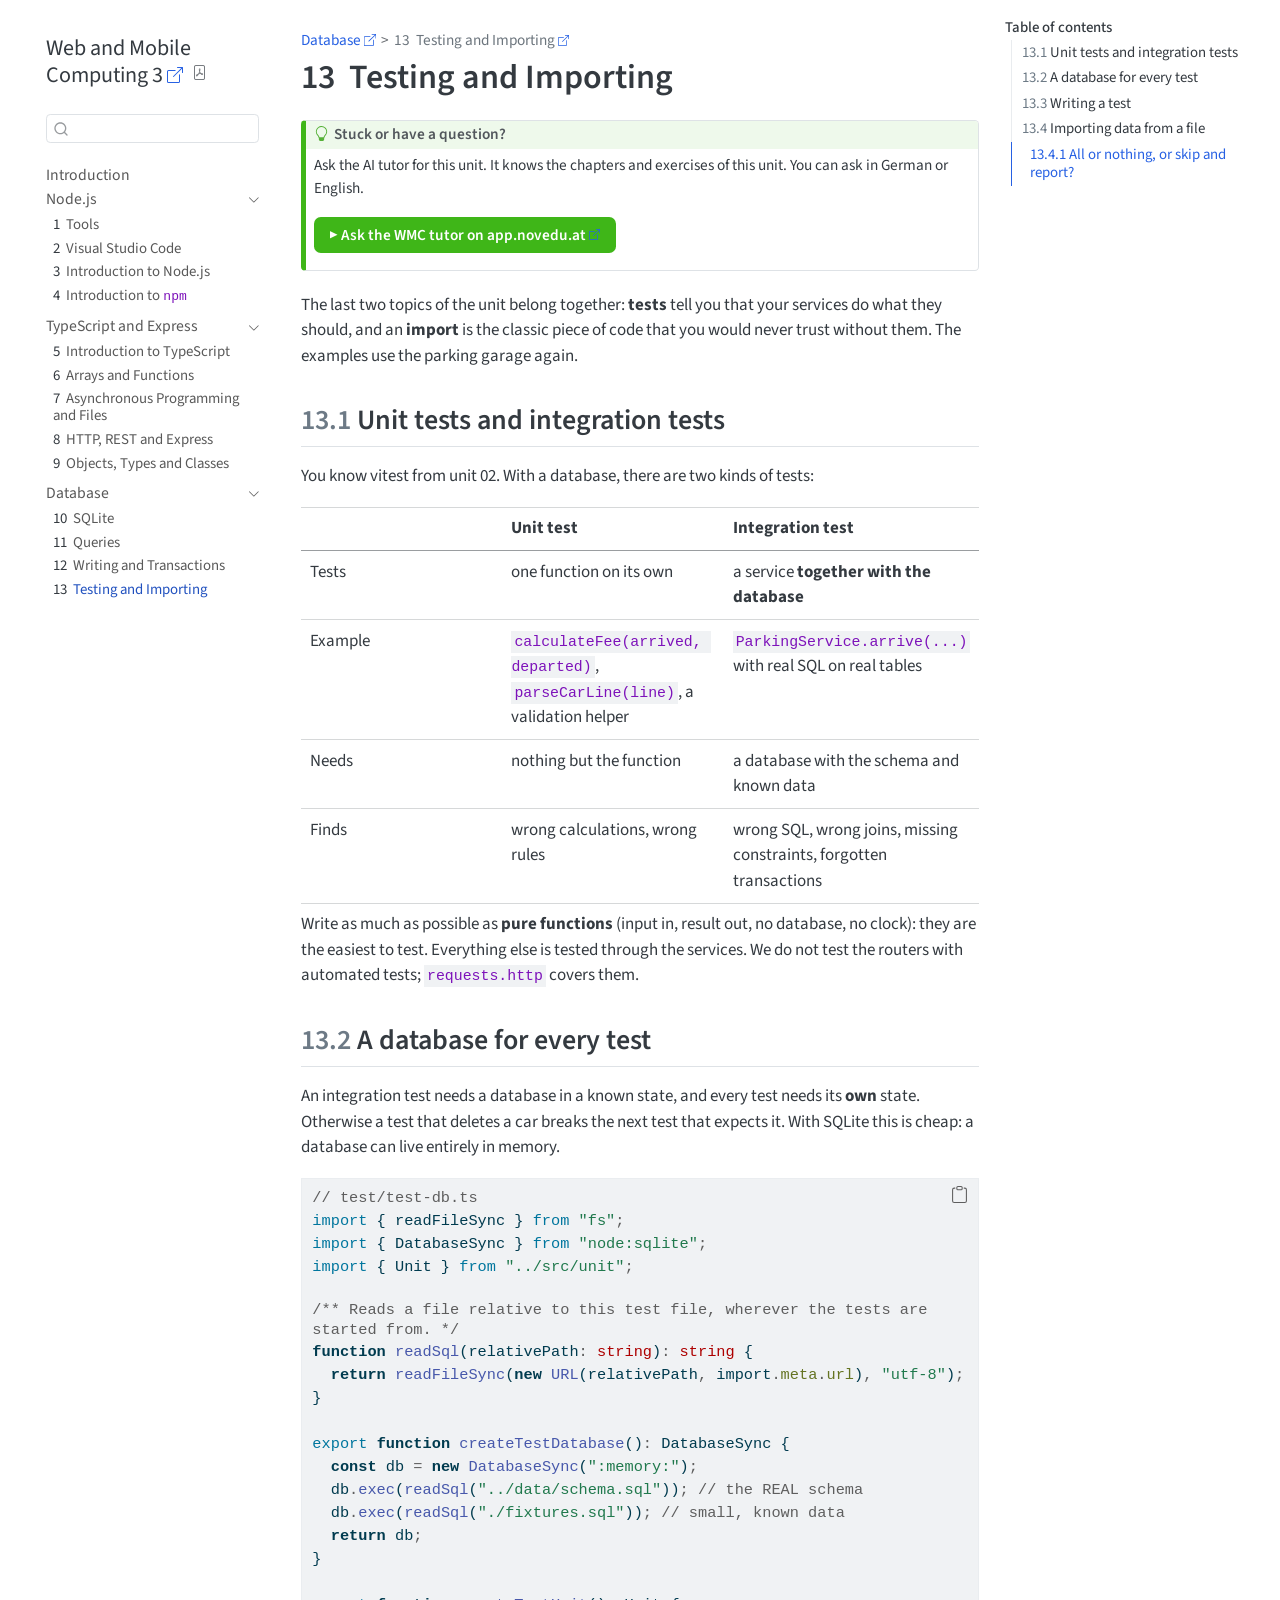
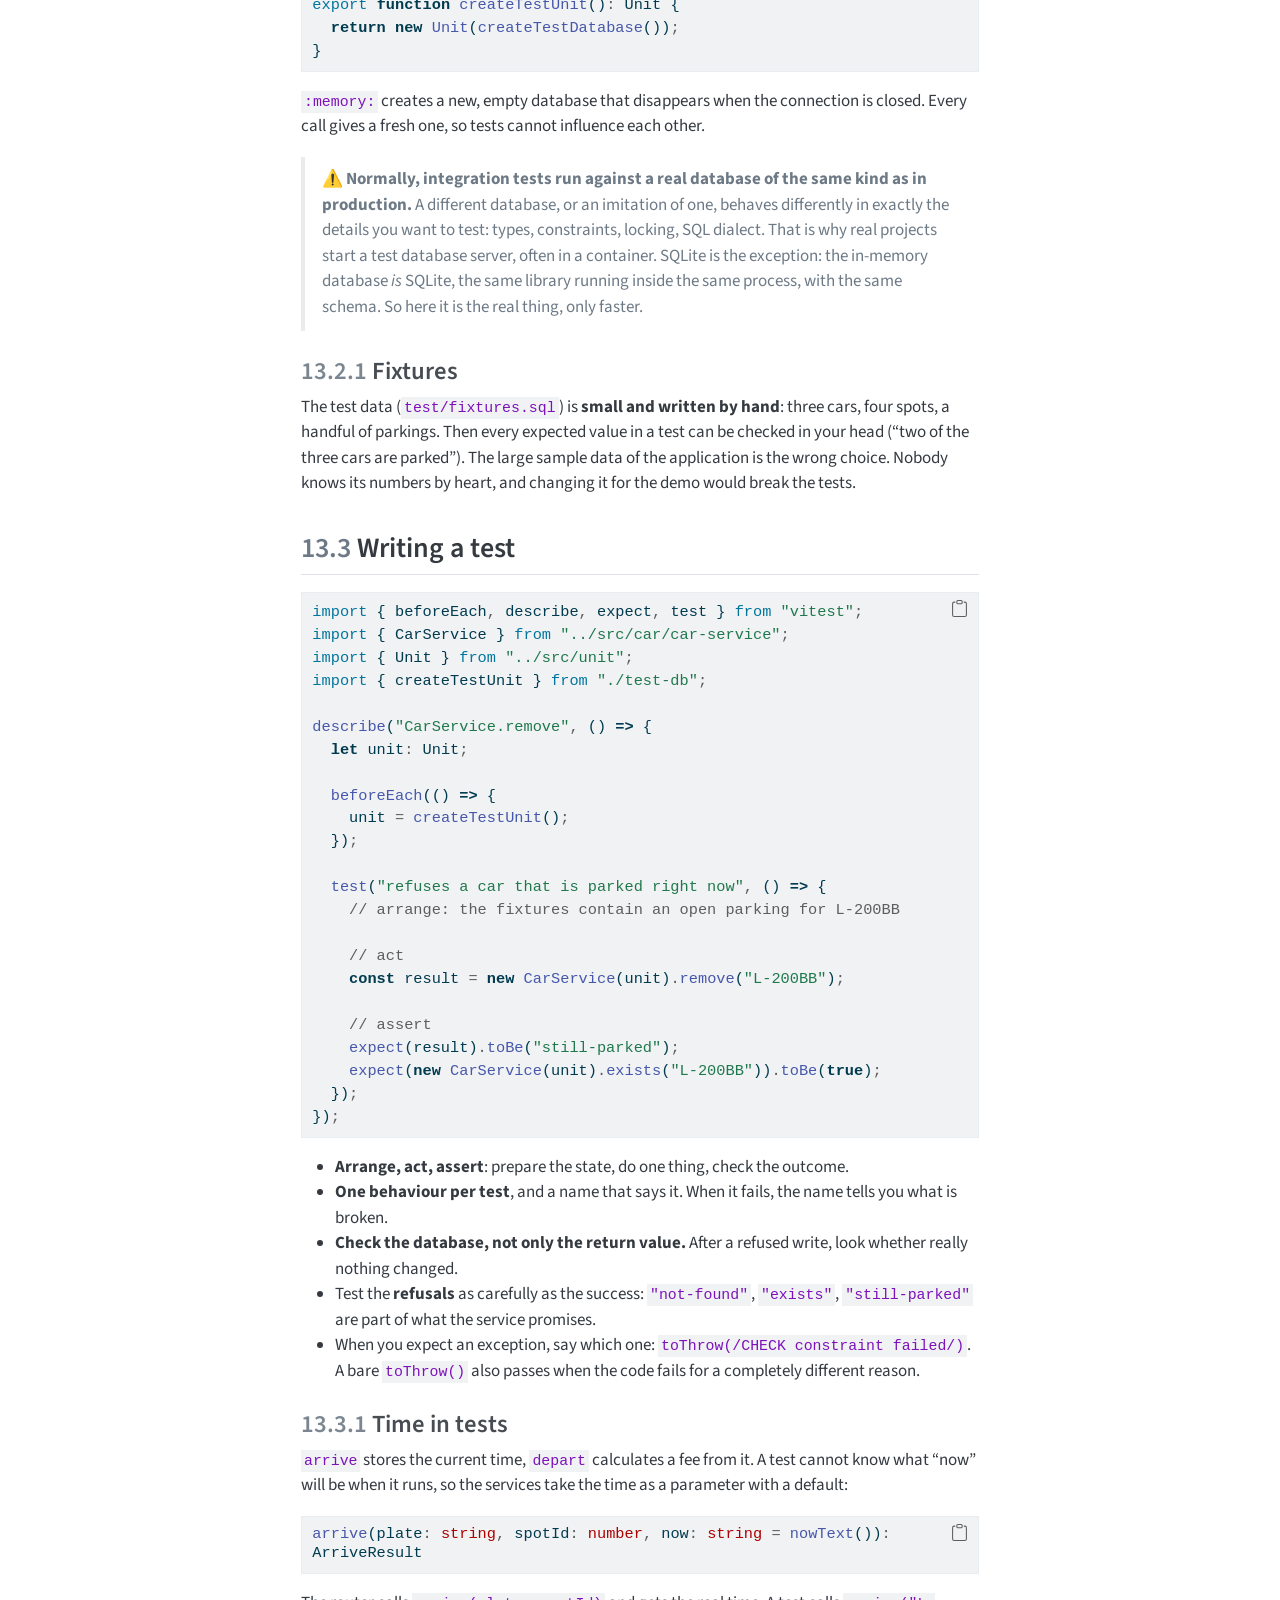
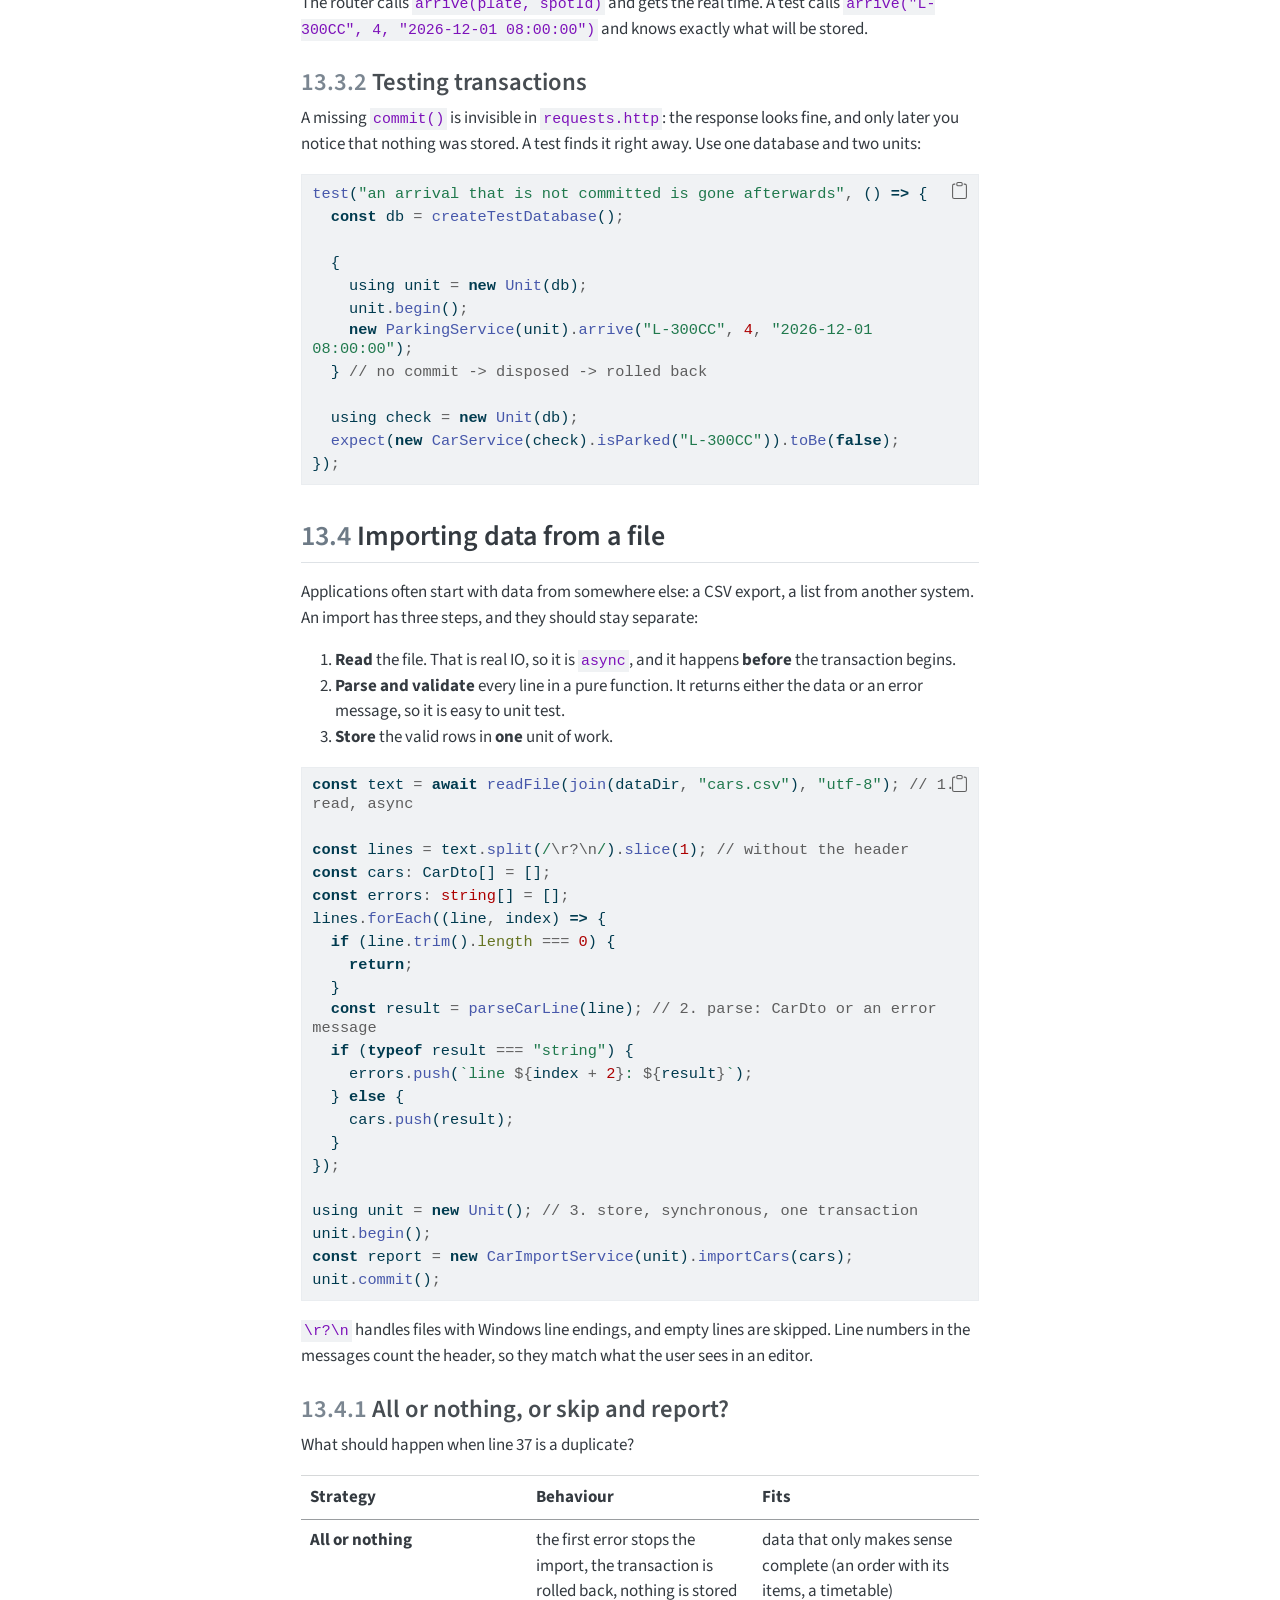
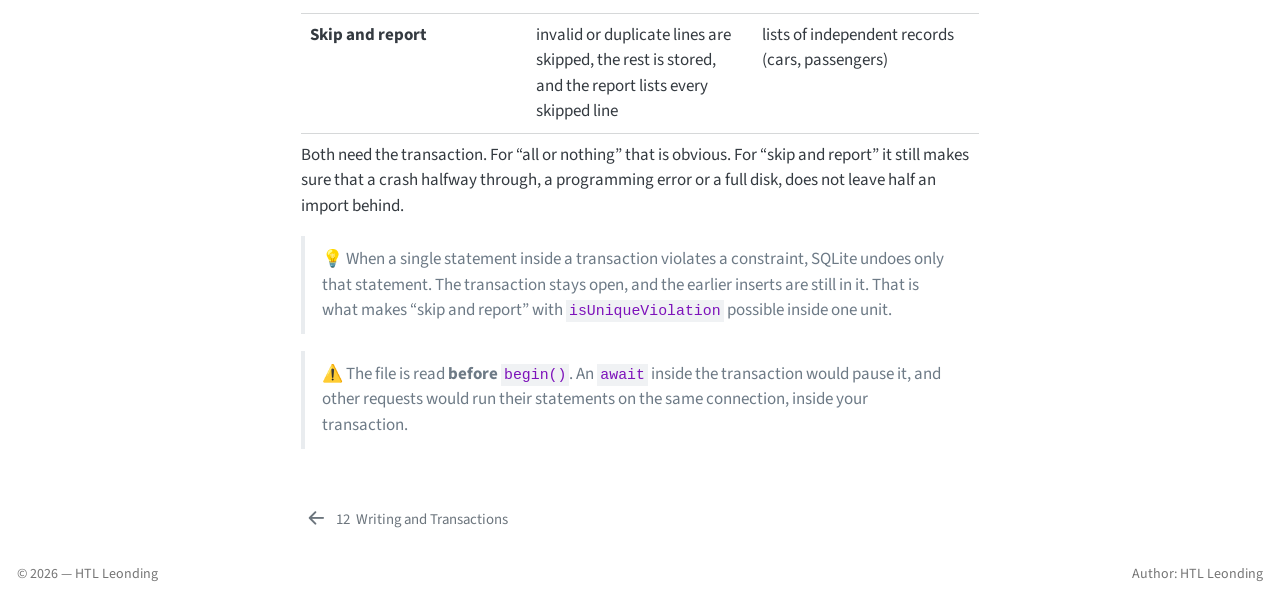
<file: content/Units/03-Database/material/04_testing-and-import/README.html>
<!DOCTYPE html>
<html xmlns="http://www.w3.org/1999/xhtml" lang="en" xml:lang="en"><head>

<meta charset="utf-8">
<meta name="generator" content="quarto-1.10.18">

<meta name="viewport" content="width=device-width, initial-scale=1.0, user-scalable=yes">


<title>13&nbsp; Testing and Importing – Web and Mobile Computing 3</title>
<style>
/* Default styles provided by pandoc.
** See https://pandoc.org/MANUAL.html#variables-for-html for config info.
*/
span.smallcaps{font-variant: small-caps;}
div.columns{display: flex; gap: 1.5em;}
div.column{flex: auto;}
@media screen {
div.columns{gap: min(4vw, 1.5em);}
div.column{overflow-x: auto;}
}
div.hanging-indent{margin-left: 1.5em; text-indent: -1.5em;}
ul.task-list{list-style: none;}
ul.task-list li input[type="checkbox"] {
  width: 0.8em;
  margin: 0 0.8em 0.2em -1em; /* quarto-specific, see https://github.com/quarto-dev/quarto-cli/issues/4556 */ 
  vertical-align: middle;
}
/* CSS for syntax highlighting */
html { -webkit-text-size-adjust: 100%; }
pre > code.sourceCode { white-space: pre; position: relative; }
pre > code.sourceCode > span { display: inline-block; line-height: 1.25; }
pre > code.sourceCode > span:empty { height: 1.2em; }
.sourceCode { overflow: visible; }
code.sourceCode > span { color: inherit; text-decoration: inherit; }
div.sourceCode { margin: 1em 0; }
pre.sourceCode { margin: 0; }
@media screen {
div.sourceCode { overflow: auto; }
}
@media print {
pre > code.sourceCode { white-space: pre-wrap; }
pre > code.sourceCode > span { text-indent: -5em; padding-left: 5em; }
}
pre.numberSource code
  { counter-reset: source-line 0; }
pre.numberSource code > span
  { position: relative; left: -4em; counter-increment: source-line; }
pre.numberSource code > span > a:first-child::before
  { content: counter(source-line);
    position: relative; left: -1em; text-align: right; vertical-align: baseline;
    border: none; display: inline-block;
    -webkit-touch-callout: none; -webkit-user-select: none;
    -khtml-user-select: none; -moz-user-select: none;
    -ms-user-select: none; user-select: none;
    padding: 0 4px; width: 4em;
  }
pre.numberSource { margin-left: 3em;  padding-left: 4px; }
div.sourceCode
  {   }
@media screen {
pre > code.sourceCode > span > a:first-child::before { text-decoration: underline; }
}
</style>


<script src="../../../../../site_libs/quarto-nav/quarto-nav.js"></script>
<script src="../../../../../site_libs/quarto-nav/headroom.min.js"></script>
<script src="../../../../../site_libs/clipboard/clipboard.min.js"></script>
<script src="../../../../../site_libs/quarto-search/autocomplete.umd.js"></script>
<script src="../../../../../site_libs/quarto-search/fuse.min.js"></script>
<script src="../../../../../site_libs/quarto-search/quarto-search.js"></script>
<meta name="quarto:offset" content="../../../../../">
<link href="../../../../../content/Units/03-Database/material/03_writing-and-transactions/README.html" rel="prev">
<script src="../../../../../site_libs/quarto-html/quarto.js" type="module"></script>
<script src="../../../../../site_libs/quarto-html/tabsets/tabsets.js" type="module"></script>
<script src="../../../../../site_libs/quarto-html/popper.min.js"></script>
<script src="../../../../../site_libs/quarto-html/tippy.umd.min.js"></script>
<script src="../../../../../site_libs/quarto-html/anchor.min.js"></script>
<link href="../../../../../site_libs/quarto-html/tippy.css" rel="stylesheet">
<link href="../../../../../site_libs/quarto-html/quarto-syntax-highlighting-64a204ab8560d761af7679ceaba22944.css" rel="stylesheet" id="quarto-text-highlighting-styles">
<script src="../../../../../site_libs/bootstrap/bootstrap.min.js"></script>
<link href="../../../../../site_libs/bootstrap/bootstrap-icons.css" rel="stylesheet">
<link href="../../../../../site_libs/bootstrap/bootstrap-bfe050db2283133c8854d94eaab4e9ec.min.css" rel="stylesheet" append-hash="true" id="quarto-bootstrap" data-mode="light">
<link href="../../../../../site_libs/quarto-contrib/quarto-novedu-1.0.0/novedu.css" rel="stylesheet">
<script id="quarto-search-options" type="application/json">{
  "location": "sidebar",
  "copy-button": false,
  "collapse-after": 3,
  "panel-placement": "start",
  "type": "textbox",
  "limit": 50,
  "keyboard-shortcut": [
    "f",
    "/",
    "s"
  ],
  "show-item-context": false,
  "language": {
    "search-no-results-text": "No results",
    "search-matching-documents-text": "matching documents",
    "search-copy-link-title": "Copy link to search",
    "search-hide-matches-text": "Hide additional matches",
    "search-more-match-text": "more match in this document",
    "search-more-matches-text": "more matches in this document",
    "search-clear-button-title": "Clear",
    "search-text-placeholder": "",
    "search-detached-cancel-button-title": "Cancel",
    "search-submit-button-title": "Submit",
    "search-label": "Search"
  }
}</script>
<style>html{ scroll-behavior: smooth; }</style>


<link rel="stylesheet" href="../../../../../styles.css">
</head>

<body class="nav-sidebar floating quarto-light">

<div id="quarto-search-results"></div>
  <header id="quarto-header" class="headroom fixed-top">
  <nav class="quarto-secondary-nav">
    <div class="container-fluid d-flex">
      <button type="button" class="quarto-btn-toggle btn" data-bs-toggle="collapse" role="button" data-bs-target=".quarto-sidebar-collapse-item" aria-controls="quarto-sidebar" aria-expanded="false" aria-label="Toggle sidebar navigation" onclick="if (window.quartoToggleHeadroom) { window.quartoToggleHeadroom(); }">
        <i class="bi bi-layout-text-sidebar-reverse"></i>
      </button>
        <nav class="quarto-page-breadcrumbs" aria-label="breadcrumb"><ol class="breadcrumb"><li class="breadcrumb-item"><a href="../../../../../content/Units/03-Database/material/01_sqlite/README.html">Database</a></li><li class="breadcrumb-item"><a href="../../../../../content/Units/03-Database/material/04_testing-and-import/README.html"><span class="chapter-number">13</span>&nbsp; <span class="chapter-title">Testing and Importing</span></a></li></ol></nav>
        <a class="flex-grow-1" role="navigation" data-bs-toggle="collapse" data-bs-target=".quarto-sidebar-collapse-item" aria-controls="quarto-sidebar" aria-expanded="false" aria-label="Toggle sidebar navigation" onclick="if (window.quartoToggleHeadroom) { window.quartoToggleHeadroom(); }">      
        </a>
      <button type="button" class="btn quarto-search-button" aria-label="Search" onclick="window.quartoOpenSearch();">
        <i class="bi bi-search"></i>
      </button>
    </div>
  </nav>
</header>
<!-- content -->
<div id="quarto-content" class="quarto-container page-columns page-rows-contents page-layout-article">
<!-- sidebar -->
  <nav id="quarto-sidebar" class="sidebar collapse collapse-horizontal quarto-sidebar-collapse-item sidebar-navigation floating overflow-auto">
    <div class="pt-lg-2 mt-2 text-left sidebar-header">
    <div class="sidebar-title mb-0 py-0">
      <a href="../../../../../">Web and Mobile Computing 3</a> 
        <div class="sidebar-tools-main">
    <a href="../../../../../WMC3.pdf" title="Download PDF" class="quarto-navigation-tool px-1" aria-label="Download PDF"><i class="bi bi-file-pdf"></i></a>
</div>
    </div>
      </div>
        <div class="mt-2 flex-shrink-0 align-items-center">
        <div class="sidebar-search">
        <div id="quarto-search" class="" title="Search"></div>
        </div>
        </div>
    <div class="sidebar-menu-container"> 
    <ul class="list-unstyled mt-1">
        <li class="sidebar-item">
  <div class="sidebar-item-container"> 
  <a href="../../../../../index.html" class="sidebar-item-text sidebar-link">
 <span class="menu-text">Introduction</span></a>
  </div>
</li>
        <li class="sidebar-item sidebar-item-section">
      <div class="sidebar-item-container"> 
            <a class="sidebar-item-text sidebar-link text-start" data-bs-toggle="collapse" data-bs-target="#quarto-sidebar-section-1" role="navigation" aria-expanded="true">
 <span class="menu-text">Node.js</span></a>
          <a class="sidebar-item-toggle text-start" data-bs-toggle="collapse" data-bs-target="#quarto-sidebar-section-1" role="navigation" aria-expanded="true" aria-label="Toggle section">
            <i class="bi bi-chevron-right ms-2"></i>
          </a> 
      </div>
      <ul id="quarto-sidebar-section-1" class="collapse list-unstyled sidebar-section depth1 show">  
          <li class="sidebar-item">
  <div class="sidebar-item-container"> 
  <a href="../../../../../content/Units/01-Node.js/01_tools/README.html" class="sidebar-item-text sidebar-link">
 <span class="menu-text"><span class="chapter-number">1</span>&nbsp; <span class="chapter-title">Tools</span></span></a>
  </div>
</li>
          <li class="sidebar-item">
  <div class="sidebar-item-container"> 
  <a href="../../../../../content/Units/01-Node.js/01_tools/VSCode-Extensions.html" class="sidebar-item-text sidebar-link">
 <span class="menu-text"><span class="chapter-number">2</span>&nbsp; <span class="chapter-title">Visual Studio Code</span></span></a>
  </div>
</li>
          <li class="sidebar-item">
  <div class="sidebar-item-container"> 
  <a href="../../../../../content/Units/01-Node.js/02_node/README.html" class="sidebar-item-text sidebar-link">
 <span class="menu-text"><span class="chapter-number">3</span>&nbsp; <span class="chapter-title">Introduction to Node.js</span></span></a>
  </div>
</li>
          <li class="sidebar-item">
  <div class="sidebar-item-container"> 
  <a href="../../../../../content/Units/01-Node.js/03_npm/README.html" class="sidebar-item-text sidebar-link">
 <span class="menu-text"><span class="chapter-number">4</span>&nbsp; <span class="chapter-title">Introduction to <code>npm</code></span></span></a>
  </div>
</li>
      </ul>
  </li>
        <li class="sidebar-item sidebar-item-section">
      <div class="sidebar-item-container"> 
            <a class="sidebar-item-text sidebar-link text-start" data-bs-toggle="collapse" data-bs-target="#quarto-sidebar-section-2" role="navigation" aria-expanded="true">
 <span class="menu-text">TypeScript and Express</span></a>
          <a class="sidebar-item-toggle text-start" data-bs-toggle="collapse" data-bs-target="#quarto-sidebar-section-2" role="navigation" aria-expanded="true" aria-label="Toggle section">
            <i class="bi bi-chevron-right ms-2"></i>
          </a> 
      </div>
      <ul id="quarto-sidebar-section-2" class="collapse list-unstyled sidebar-section depth1 show">  
          <li class="sidebar-item">
  <div class="sidebar-item-container"> 
  <a href="../../../../../content/Units/02-TypeScript-and-Express/material/01_typescript-intro/README.html" class="sidebar-item-text sidebar-link">
 <span class="menu-text"><span class="chapter-number">5</span>&nbsp; <span class="chapter-title">Introduction to TypeScript</span></span></a>
  </div>
</li>
          <li class="sidebar-item">
  <div class="sidebar-item-container"> 
  <a href="../../../../../content/Units/02-TypeScript-and-Express/material/02_arrays-and-functions/README.html" class="sidebar-item-text sidebar-link">
 <span class="menu-text"><span class="chapter-number">6</span>&nbsp; <span class="chapter-title">Arrays and Functions</span></span></a>
  </div>
</li>
          <li class="sidebar-item">
  <div class="sidebar-item-container"> 
  <a href="../../../../../content/Units/02-TypeScript-and-Express/material/03_async-and-files/README.html" class="sidebar-item-text sidebar-link">
 <span class="menu-text"><span class="chapter-number">7</span>&nbsp; <span class="chapter-title">Asynchronous Programming and Files</span></span></a>
  </div>
</li>
          <li class="sidebar-item">
  <div class="sidebar-item-container"> 
  <a href="../../../../../content/Units/02-TypeScript-and-Express/material/04_express-intro/README.html" class="sidebar-item-text sidebar-link">
 <span class="menu-text"><span class="chapter-number">8</span>&nbsp; <span class="chapter-title">HTTP, REST and Express</span></span></a>
  </div>
</li>
          <li class="sidebar-item">
  <div class="sidebar-item-container"> 
  <a href="../../../../../content/Units/02-TypeScript-and-Express/material/05_objects-and-classes/README.html" class="sidebar-item-text sidebar-link">
 <span class="menu-text"><span class="chapter-number">9</span>&nbsp; <span class="chapter-title">Objects, Types and Classes</span></span></a>
  </div>
</li>
      </ul>
  </li>
        <li class="sidebar-item sidebar-item-section">
      <div class="sidebar-item-container"> 
            <a class="sidebar-item-text sidebar-link text-start" data-bs-toggle="collapse" data-bs-target="#quarto-sidebar-section-3" role="navigation" aria-expanded="true">
 <span class="menu-text">Database</span></a>
          <a class="sidebar-item-toggle text-start" data-bs-toggle="collapse" data-bs-target="#quarto-sidebar-section-3" role="navigation" aria-expanded="true" aria-label="Toggle section">
            <i class="bi bi-chevron-right ms-2"></i>
          </a> 
      </div>
      <ul id="quarto-sidebar-section-3" class="collapse list-unstyled sidebar-section depth1 show">  
          <li class="sidebar-item">
  <div class="sidebar-item-container"> 
  <a href="../../../../../content/Units/03-Database/material/01_sqlite/README.html" class="sidebar-item-text sidebar-link">
 <span class="menu-text"><span class="chapter-number">10</span>&nbsp; <span class="chapter-title">SQLite</span></span></a>
  </div>
</li>
          <li class="sidebar-item">
  <div class="sidebar-item-container"> 
  <a href="../../../../../content/Units/03-Database/material/02_queries/README.html" class="sidebar-item-text sidebar-link">
 <span class="menu-text"><span class="chapter-number">11</span>&nbsp; <span class="chapter-title">Queries</span></span></a>
  </div>
</li>
          <li class="sidebar-item">
  <div class="sidebar-item-container"> 
  <a href="../../../../../content/Units/03-Database/material/03_writing-and-transactions/README.html" class="sidebar-item-text sidebar-link">
 <span class="menu-text"><span class="chapter-number">12</span>&nbsp; <span class="chapter-title">Writing and Transactions</span></span></a>
  </div>
</li>
          <li class="sidebar-item">
  <div class="sidebar-item-container"> 
  <a href="../../../../../content/Units/03-Database/material/04_testing-and-import/README.html" class="sidebar-item-text sidebar-link active">
 <span class="menu-text"><span class="chapter-number">13</span>&nbsp; <span class="chapter-title">Testing and Importing</span></span></a>
  </div>
</li>
      </ul>
  </li>
    </ul>
    </div>
</nav>
<div id="quarto-sidebar-glass" class="quarto-sidebar-collapse-item" data-bs-toggle="collapse" data-bs-target=".quarto-sidebar-collapse-item"></div>
<!-- margin-sidebar -->
    <div id="quarto-margin-sidebar" class="sidebar margin-sidebar">
        <nav id="TOC" role="doc-toc" class="toc-active">
    <h2 id="toc-title">Table of contents</h2>
   
  <ul>
  <li><a href="#unit-tests-and-integration-tests" id="toc-unit-tests-and-integration-tests" class="nav-link active" data-scroll-target="#unit-tests-and-integration-tests"><span class="header-section-number">13.1</span> Unit tests and integration tests</a></li>
  <li><a href="#a-database-for-every-test" id="toc-a-database-for-every-test" class="nav-link" data-scroll-target="#a-database-for-every-test"><span class="header-section-number">13.2</span> A database for every test</a>
  <ul class="collapse">
  <li><a href="#fixtures" id="toc-fixtures" class="nav-link" data-scroll-target="#fixtures"><span class="header-section-number">13.2.1</span> Fixtures</a></li>
  </ul></li>
  <li><a href="#writing-a-test" id="toc-writing-a-test" class="nav-link" data-scroll-target="#writing-a-test"><span class="header-section-number">13.3</span> Writing a test</a>
  <ul class="collapse">
  <li><a href="#time-in-tests" id="toc-time-in-tests" class="nav-link" data-scroll-target="#time-in-tests"><span class="header-section-number">13.3.1</span> Time in tests</a></li>
  <li><a href="#testing-transactions" id="toc-testing-transactions" class="nav-link" data-scroll-target="#testing-transactions"><span class="header-section-number">13.3.2</span> Testing transactions</a></li>
  </ul></li>
  <li><a href="#importing-data-from-a-file" id="toc-importing-data-from-a-file" class="nav-link" data-scroll-target="#importing-data-from-a-file"><span class="header-section-number">13.4</span> Importing data from a file</a>
  <ul class="collapse">
  <li><a href="#all-or-nothing-or-skip-and-report" id="toc-all-or-nothing-or-skip-and-report" class="nav-link" data-scroll-target="#all-or-nothing-or-skip-and-report"><span class="header-section-number">13.4.1</span> All or nothing, or skip and report?</a></li>
  </ul></li>
  </ul>
</nav>
    </div>
<!-- main -->
<main class="content" id="quarto-document-content">

<header id="title-block-header" class="quarto-title-block default"><nav class="quarto-page-breadcrumbs quarto-title-breadcrumbs d-none d-lg-block" aria-label="breadcrumb"><ol class="breadcrumb"><li class="breadcrumb-item"><a href="../../../../../content/Units/03-Database/material/01_sqlite/README.html">Database</a></li><li class="breadcrumb-item"><a href="../../../../../content/Units/03-Database/material/04_testing-and-import/README.html"><span class="chapter-number">13</span>&nbsp; <span class="chapter-title">Testing and Importing</span></a></li></ol></nav>
<div class="quarto-title">
<h1 class="title"><span class="chapter-number">13</span>&nbsp; <span class="chapter-title">Testing and Importing</span></h1>
</div>



<div class="quarto-title-meta">

    
  
    
  </div>
  


</header>


<div class="callout callout-style-default callout-tip callout-titled">
<div class="callout-header d-flex align-content-center">
<div class="callout-icon-container">
<i class="callout-icon"></i>
</div>
<div class="callout-title-container flex-fill">
<span class="screen-reader-only">Tip</span>Stuck or have a question?
</div>
</div>
<div class="callout-body-container callout-body">
<p>Ask the AI tutor for this unit. It knows the chapters and exercises of this unit. You can ask in German or English.</p>
<div class="novedu-cta novedu-cta-tutor">
<p><a href="https://app.novedu.at/d4gouxxqj1">▶ Ask the WMC tutor on app.novedu.at</a></p>
</div>
</div>
</div>
<p>The last two topics of the unit belong together: <strong>tests</strong> tell you that your services do what they should, and an <strong>import</strong> is the classic piece of code that you would never trust without them. The examples use the parking garage again.</p>
<section id="unit-tests-and-integration-tests" class="level2" data-number="13.1">
<h2 data-number="13.1" class="anchored" data-anchor-id="unit-tests-and-integration-tests"><span class="header-section-number">13.1</span> Unit tests and integration tests</h2>
<p>You know vitest from unit 02. With a database, there are two kinds of tests:</p>
<table class="caption-top table">
<colgroup>
<col style="width: 33%">
<col style="width: 33%">
<col style="width: 33%">
</colgroup>
<thead>
<tr class="header">
<th></th>
<th>Unit test</th>
<th>Integration test</th>
</tr>
</thead>
<tbody>
<tr class="odd">
<td>Tests</td>
<td>one function on its own</td>
<td>a service <strong>together with the database</strong></td>
</tr>
<tr class="even">
<td>Example</td>
<td><code>calculateFee(arrived, departed)</code>, <code>parseCarLine(line)</code>, a validation helper</td>
<td><code>ParkingService.arrive(...)</code> with real SQL on real tables</td>
</tr>
<tr class="odd">
<td>Needs</td>
<td>nothing but the function</td>
<td>a database with the schema and known data</td>
</tr>
<tr class="even">
<td>Finds</td>
<td>wrong calculations, wrong rules</td>
<td>wrong SQL, wrong joins, missing constraints, forgotten transactions</td>
</tr>
</tbody>
</table>
<p>Write as much as possible as <strong>pure functions</strong> (input in, result out, no database, no clock): they are the easiest to test. Everything else is tested through the services. We do not test the routers with automated tests; <code>requests.http</code> covers them.</p>
</section>
<section id="a-database-for-every-test" class="level2" data-number="13.2">
<h2 data-number="13.2" class="anchored" data-anchor-id="a-database-for-every-test"><span class="header-section-number">13.2</span> A database for every test</h2>
<p>An integration test needs a database in a known state, and every test needs its <strong>own</strong> state. Otherwise a test that deletes a car breaks the next test that expects it. With SQLite this is cheap: a database can live entirely in memory.</p>
<div class="code-copy-outer-scaffold"><div class="sourceCode" id="cb1"><pre class="sourceCode typescript code-with-copy"><code class="sourceCode typescript"><span id="cb1-1"><a href="#cb1-1" aria-hidden="true" tabindex="-1"></a><span class="co">// test/test-db.ts</span></span>
<span id="cb1-2"><a href="#cb1-2" aria-hidden="true" tabindex="-1"></a><span class="im">import</span> { readFileSync } <span class="im">from</span> <span class="st">"fs"</span><span class="op">;</span></span>
<span id="cb1-3"><a href="#cb1-3" aria-hidden="true" tabindex="-1"></a><span class="im">import</span> { DatabaseSync } <span class="im">from</span> <span class="st">"node:sqlite"</span><span class="op">;</span></span>
<span id="cb1-4"><a href="#cb1-4" aria-hidden="true" tabindex="-1"></a><span class="im">import</span> { Unit } <span class="im">from</span> <span class="st">"../src/unit"</span><span class="op">;</span></span>
<span id="cb1-5"><a href="#cb1-5" aria-hidden="true" tabindex="-1"></a></span>
<span id="cb1-6"><a href="#cb1-6" aria-hidden="true" tabindex="-1"></a><span class="co">/** Reads a file relative to this test file, wherever the tests are started from. */</span></span>
<span id="cb1-7"><a href="#cb1-7" aria-hidden="true" tabindex="-1"></a><span class="kw">function</span> <span class="fu">readSql</span>(relativePath<span class="op">:</span> <span class="dt">string</span>)<span class="op">:</span> <span class="dt">string</span> {</span>
<span id="cb1-8"><a href="#cb1-8" aria-hidden="true" tabindex="-1"></a>  <span class="cf">return</span> <span class="fu">readFileSync</span>(<span class="kw">new</span> <span class="fu">URL</span>(relativePath<span class="op">,</span> import<span class="op">.</span><span class="at">meta</span><span class="op">.</span><span class="at">url</span>)<span class="op">,</span> <span class="st">"utf-8"</span>)<span class="op">;</span></span>
<span id="cb1-9"><a href="#cb1-9" aria-hidden="true" tabindex="-1"></a>}</span>
<span id="cb1-10"><a href="#cb1-10" aria-hidden="true" tabindex="-1"></a></span>
<span id="cb1-11"><a href="#cb1-11" aria-hidden="true" tabindex="-1"></a><span class="im">export</span> <span class="kw">function</span> <span class="fu">createTestDatabase</span>()<span class="op">:</span> DatabaseSync {</span>
<span id="cb1-12"><a href="#cb1-12" aria-hidden="true" tabindex="-1"></a>  <span class="kw">const</span> db <span class="op">=</span> <span class="kw">new</span> <span class="fu">DatabaseSync</span>(<span class="st">":memory:"</span>)<span class="op">;</span></span>
<span id="cb1-13"><a href="#cb1-13" aria-hidden="true" tabindex="-1"></a>  db<span class="op">.</span><span class="fu">exec</span>(<span class="fu">readSql</span>(<span class="st">"../data/schema.sql"</span>))<span class="op">;</span> <span class="co">// the REAL schema</span></span>
<span id="cb1-14"><a href="#cb1-14" aria-hidden="true" tabindex="-1"></a>  db<span class="op">.</span><span class="fu">exec</span>(<span class="fu">readSql</span>(<span class="st">"./fixtures.sql"</span>))<span class="op">;</span> <span class="co">// small, known data</span></span>
<span id="cb1-15"><a href="#cb1-15" aria-hidden="true" tabindex="-1"></a>  <span class="cf">return</span> db<span class="op">;</span></span>
<span id="cb1-16"><a href="#cb1-16" aria-hidden="true" tabindex="-1"></a>}</span>
<span id="cb1-17"><a href="#cb1-17" aria-hidden="true" tabindex="-1"></a></span>
<span id="cb1-18"><a href="#cb1-18" aria-hidden="true" tabindex="-1"></a><span class="im">export</span> <span class="kw">function</span> <span class="fu">createTestUnit</span>()<span class="op">:</span> Unit {</span>
<span id="cb1-19"><a href="#cb1-19" aria-hidden="true" tabindex="-1"></a>  <span class="cf">return</span> <span class="kw">new</span> <span class="fu">Unit</span>(<span class="fu">createTestDatabase</span>())<span class="op">;</span></span>
<span id="cb1-20"><a href="#cb1-20" aria-hidden="true" tabindex="-1"></a>}</span></code></pre></div><button title="Copy to Clipboard" class="code-copy-button"><i class="bi"></i></button></div>
<p><code>:memory:</code> creates a new, empty database that disappears when the connection is closed. Every call gives a fresh one, so tests cannot influence each other.</p>
<blockquote class="blockquote">
<p><span class="emoji" data-emoji="warning">⚠️</span> <strong>Normally, integration tests run against a real database of the same kind as in production.</strong> A different database, or an imitation of one, behaves differently in exactly the details you want to test: types, constraints, locking, SQL dialect. That is why real projects start a test database server, often in a container. SQLite is the exception: the in-memory database <em>is</em> SQLite, the same library running inside the same process, with the same schema. So here it is the real thing, only faster.</p>
</blockquote>
<section id="fixtures" class="level3" data-number="13.2.1">
<h3 data-number="13.2.1" class="anchored" data-anchor-id="fixtures"><span class="header-section-number">13.2.1</span> Fixtures</h3>
<p>The test data (<code>test/fixtures.sql</code>) is <strong>small and written by hand</strong>: three cars, four spots, a handful of parkings. Then every expected value in a test can be checked in your head (“two of the three cars are parked”). The large sample data of the application is the wrong choice. Nobody knows its numbers by heart, and changing it for the demo would break the tests.</p>
</section>
</section>
<section id="writing-a-test" class="level2" data-number="13.3">
<h2 data-number="13.3" class="anchored" data-anchor-id="writing-a-test"><span class="header-section-number">13.3</span> Writing a test</h2>
<div class="code-copy-outer-scaffold"><div class="sourceCode" id="cb2"><pre class="sourceCode typescript code-with-copy"><code class="sourceCode typescript"><span id="cb2-1"><a href="#cb2-1" aria-hidden="true" tabindex="-1"></a><span class="im">import</span> { beforeEach<span class="op">,</span> describe<span class="op">,</span> expect<span class="op">,</span> test } <span class="im">from</span> <span class="st">"vitest"</span><span class="op">;</span></span>
<span id="cb2-2"><a href="#cb2-2" aria-hidden="true" tabindex="-1"></a><span class="im">import</span> { CarService } <span class="im">from</span> <span class="st">"../src/car/car-service"</span><span class="op">;</span></span>
<span id="cb2-3"><a href="#cb2-3" aria-hidden="true" tabindex="-1"></a><span class="im">import</span> { Unit } <span class="im">from</span> <span class="st">"../src/unit"</span><span class="op">;</span></span>
<span id="cb2-4"><a href="#cb2-4" aria-hidden="true" tabindex="-1"></a><span class="im">import</span> { createTestUnit } <span class="im">from</span> <span class="st">"./test-db"</span><span class="op">;</span></span>
<span id="cb2-5"><a href="#cb2-5" aria-hidden="true" tabindex="-1"></a></span>
<span id="cb2-6"><a href="#cb2-6" aria-hidden="true" tabindex="-1"></a><span class="fu">describe</span>(<span class="st">"CarService.remove"</span><span class="op">,</span> () <span class="kw">=&gt;</span> {</span>
<span id="cb2-7"><a href="#cb2-7" aria-hidden="true" tabindex="-1"></a>  <span class="kw">let</span> unit<span class="op">:</span> Unit<span class="op">;</span></span>
<span id="cb2-8"><a href="#cb2-8" aria-hidden="true" tabindex="-1"></a></span>
<span id="cb2-9"><a href="#cb2-9" aria-hidden="true" tabindex="-1"></a>  <span class="fu">beforeEach</span>(() <span class="kw">=&gt;</span> {</span>
<span id="cb2-10"><a href="#cb2-10" aria-hidden="true" tabindex="-1"></a>    unit <span class="op">=</span> <span class="fu">createTestUnit</span>()<span class="op">;</span></span>
<span id="cb2-11"><a href="#cb2-11" aria-hidden="true" tabindex="-1"></a>  })<span class="op">;</span></span>
<span id="cb2-12"><a href="#cb2-12" aria-hidden="true" tabindex="-1"></a></span>
<span id="cb2-13"><a href="#cb2-13" aria-hidden="true" tabindex="-1"></a>  <span class="fu">test</span>(<span class="st">"refuses a car that is parked right now"</span><span class="op">,</span> () <span class="kw">=&gt;</span> {</span>
<span id="cb2-14"><a href="#cb2-14" aria-hidden="true" tabindex="-1"></a>    <span class="co">// arrange: the fixtures contain an open parking for L-200BB</span></span>
<span id="cb2-15"><a href="#cb2-15" aria-hidden="true" tabindex="-1"></a></span>
<span id="cb2-16"><a href="#cb2-16" aria-hidden="true" tabindex="-1"></a>    <span class="co">// act</span></span>
<span id="cb2-17"><a href="#cb2-17" aria-hidden="true" tabindex="-1"></a>    <span class="kw">const</span> result <span class="op">=</span> <span class="kw">new</span> <span class="fu">CarService</span>(unit)<span class="op">.</span><span class="fu">remove</span>(<span class="st">"L-200BB"</span>)<span class="op">;</span></span>
<span id="cb2-18"><a href="#cb2-18" aria-hidden="true" tabindex="-1"></a></span>
<span id="cb2-19"><a href="#cb2-19" aria-hidden="true" tabindex="-1"></a>    <span class="co">// assert</span></span>
<span id="cb2-20"><a href="#cb2-20" aria-hidden="true" tabindex="-1"></a>    <span class="fu">expect</span>(result)<span class="op">.</span><span class="fu">toBe</span>(<span class="st">"still-parked"</span>)<span class="op">;</span></span>
<span id="cb2-21"><a href="#cb2-21" aria-hidden="true" tabindex="-1"></a>    <span class="fu">expect</span>(<span class="kw">new</span> <span class="fu">CarService</span>(unit)<span class="op">.</span><span class="fu">exists</span>(<span class="st">"L-200BB"</span>))<span class="op">.</span><span class="fu">toBe</span>(<span class="kw">true</span>)<span class="op">;</span></span>
<span id="cb2-22"><a href="#cb2-22" aria-hidden="true" tabindex="-1"></a>  })<span class="op">;</span></span>
<span id="cb2-23"><a href="#cb2-23" aria-hidden="true" tabindex="-1"></a>})<span class="op">;</span></span></code></pre></div><button title="Copy to Clipboard" class="code-copy-button"><i class="bi"></i></button></div>
<ul>
<li><strong>Arrange, act, assert</strong>: prepare the state, do one thing, check the outcome.</li>
<li><strong>One behaviour per test</strong>, and a name that says it. When it fails, the name tells you what is broken.</li>
<li><strong>Check the database, not only the return value.</strong> After a refused write, look whether really nothing changed.</li>
<li>Test the <strong>refusals</strong> as carefully as the success: <code>"not-found"</code>, <code>"exists"</code>, <code>"still-parked"</code> are part of what the service promises.</li>
<li>When you expect an exception, say which one: <code>toThrow(/CHECK constraint failed/)</code>. A bare <code>toThrow()</code> also passes when the code fails for a completely different reason.</li>
</ul>
<section id="time-in-tests" class="level3" data-number="13.3.1">
<h3 data-number="13.3.1" class="anchored" data-anchor-id="time-in-tests"><span class="header-section-number">13.3.1</span> Time in tests</h3>
<p><code>arrive</code> stores the current time, <code>depart</code> calculates a fee from it. A test cannot know what “now” will be when it runs, so the services take the time as a parameter with a default:</p>
<div class="code-copy-outer-scaffold"><div class="sourceCode" id="cb3"><pre class="sourceCode typescript code-with-copy"><code class="sourceCode typescript"><span id="cb3-1"><a href="#cb3-1" aria-hidden="true" tabindex="-1"></a><span class="fu">arrive</span>(plate<span class="op">:</span> <span class="dt">string</span><span class="op">,</span> spotId<span class="op">:</span> <span class="dt">number</span><span class="op">,</span> now<span class="op">:</span> <span class="dt">string</span> <span class="op">=</span> <span class="fu">nowText</span>())<span class="op">:</span> ArriveResult</span></code></pre></div><button title="Copy to Clipboard" class="code-copy-button"><i class="bi"></i></button></div>
<p>The router calls <code>arrive(plate, spotId)</code> and gets the real time. A test calls <code>arrive("L-300CC", 4, "2026-12-01 08:00:00")</code> and knows exactly what will be stored.</p>
</section>
<section id="testing-transactions" class="level3" data-number="13.3.2">
<h3 data-number="13.3.2" class="anchored" data-anchor-id="testing-transactions"><span class="header-section-number">13.3.2</span> Testing transactions</h3>
<p>A missing <code>commit()</code> is invisible in <code>requests.http</code>: the response looks fine, and only later you notice that nothing was stored. A test finds it right away. Use one database and two units:</p>
<div class="code-copy-outer-scaffold"><div class="sourceCode" id="cb4"><pre class="sourceCode typescript code-with-copy"><code class="sourceCode typescript"><span id="cb4-1"><a href="#cb4-1" aria-hidden="true" tabindex="-1"></a><span class="fu">test</span>(<span class="st">"an arrival that is not committed is gone afterwards"</span><span class="op">,</span> () <span class="kw">=&gt;</span> {</span>
<span id="cb4-2"><a href="#cb4-2" aria-hidden="true" tabindex="-1"></a>  <span class="kw">const</span> db <span class="op">=</span> <span class="fu">createTestDatabase</span>()<span class="op">;</span></span>
<span id="cb4-3"><a href="#cb4-3" aria-hidden="true" tabindex="-1"></a></span>
<span id="cb4-4"><a href="#cb4-4" aria-hidden="true" tabindex="-1"></a>  {</span>
<span id="cb4-5"><a href="#cb4-5" aria-hidden="true" tabindex="-1"></a>    using unit <span class="op">=</span> <span class="kw">new</span> <span class="fu">Unit</span>(db)<span class="op">;</span></span>
<span id="cb4-6"><a href="#cb4-6" aria-hidden="true" tabindex="-1"></a>    unit<span class="op">.</span><span class="fu">begin</span>()<span class="op">;</span></span>
<span id="cb4-7"><a href="#cb4-7" aria-hidden="true" tabindex="-1"></a>    <span class="kw">new</span> <span class="fu">ParkingService</span>(unit)<span class="op">.</span><span class="fu">arrive</span>(<span class="st">"L-300CC"</span><span class="op">,</span> <span class="dv">4</span><span class="op">,</span> <span class="st">"2026-12-01 08:00:00"</span>)<span class="op">;</span></span>
<span id="cb4-8"><a href="#cb4-8" aria-hidden="true" tabindex="-1"></a>  } <span class="co">// no commit -&gt; disposed -&gt; rolled back</span></span>
<span id="cb4-9"><a href="#cb4-9" aria-hidden="true" tabindex="-1"></a></span>
<span id="cb4-10"><a href="#cb4-10" aria-hidden="true" tabindex="-1"></a>  using check <span class="op">=</span> <span class="kw">new</span> <span class="fu">Unit</span>(db)<span class="op">;</span></span>
<span id="cb4-11"><a href="#cb4-11" aria-hidden="true" tabindex="-1"></a>  <span class="fu">expect</span>(<span class="kw">new</span> <span class="fu">CarService</span>(check)<span class="op">.</span><span class="fu">isParked</span>(<span class="st">"L-300CC"</span>))<span class="op">.</span><span class="fu">toBe</span>(<span class="kw">false</span>)<span class="op">;</span></span>
<span id="cb4-12"><a href="#cb4-12" aria-hidden="true" tabindex="-1"></a>})<span class="op">;</span></span></code></pre></div><button title="Copy to Clipboard" class="code-copy-button"><i class="bi"></i></button></div>
</section>
</section>
<section id="importing-data-from-a-file" class="level2" data-number="13.4">
<h2 data-number="13.4" class="anchored" data-anchor-id="importing-data-from-a-file"><span class="header-section-number">13.4</span> Importing data from a file</h2>
<p>Applications often start with data from somewhere else: a CSV export, a list from another system. An import has three steps, and they should stay separate:</p>
<ol type="1">
<li><strong>Read</strong> the file. That is real IO, so it is <code>async</code>, and it happens <strong>before</strong> the transaction begins.</li>
<li><strong>Parse and validate</strong> every line in a pure function. It returns either the data or an error message, so it is easy to unit test.</li>
<li><strong>Store</strong> the valid rows in <strong>one</strong> unit of work.</li>
</ol>
<div class="code-copy-outer-scaffold"><div class="sourceCode" id="cb5"><pre class="sourceCode typescript code-with-copy"><code class="sourceCode typescript"><span id="cb5-1"><a href="#cb5-1" aria-hidden="true" tabindex="-1"></a><span class="kw">const</span> text <span class="op">=</span> <span class="cf">await</span> <span class="fu">readFile</span>(<span class="fu">join</span>(dataDir<span class="op">,</span> <span class="st">"cars.csv"</span>)<span class="op">,</span> <span class="st">"utf-8"</span>)<span class="op">;</span> <span class="co">// 1. read, async</span></span>
<span id="cb5-2"><a href="#cb5-2" aria-hidden="true" tabindex="-1"></a></span>
<span id="cb5-3"><a href="#cb5-3" aria-hidden="true" tabindex="-1"></a><span class="kw">const</span> lines <span class="op">=</span> text<span class="op">.</span><span class="fu">split</span>(<span class="ss">/</span><span class="sc">\r?\n</span><span class="ss">/</span>)<span class="op">.</span><span class="fu">slice</span>(<span class="dv">1</span>)<span class="op">;</span> <span class="co">// without the header</span></span>
<span id="cb5-4"><a href="#cb5-4" aria-hidden="true" tabindex="-1"></a><span class="kw">const</span> cars<span class="op">:</span> CarDto[] <span class="op">=</span> []<span class="op">;</span></span>
<span id="cb5-5"><a href="#cb5-5" aria-hidden="true" tabindex="-1"></a><span class="kw">const</span> errors<span class="op">:</span> <span class="dt">string</span>[] <span class="op">=</span> []<span class="op">;</span></span>
<span id="cb5-6"><a href="#cb5-6" aria-hidden="true" tabindex="-1"></a>lines<span class="op">.</span><span class="fu">forEach</span>((line<span class="op">,</span> index) <span class="kw">=&gt;</span> {</span>
<span id="cb5-7"><a href="#cb5-7" aria-hidden="true" tabindex="-1"></a>  <span class="cf">if</span> (line<span class="op">.</span><span class="fu">trim</span>()<span class="op">.</span><span class="at">length</span> <span class="op">===</span> <span class="dv">0</span>) {</span>
<span id="cb5-8"><a href="#cb5-8" aria-hidden="true" tabindex="-1"></a>    <span class="cf">return</span><span class="op">;</span></span>
<span id="cb5-9"><a href="#cb5-9" aria-hidden="true" tabindex="-1"></a>  }</span>
<span id="cb5-10"><a href="#cb5-10" aria-hidden="true" tabindex="-1"></a>  <span class="kw">const</span> result <span class="op">=</span> <span class="fu">parseCarLine</span>(line)<span class="op">;</span> <span class="co">// 2. parse: CarDto or an error message</span></span>
<span id="cb5-11"><a href="#cb5-11" aria-hidden="true" tabindex="-1"></a>  <span class="cf">if</span> (<span class="kw">typeof</span> result <span class="op">===</span> <span class="st">"string"</span>) {</span>
<span id="cb5-12"><a href="#cb5-12" aria-hidden="true" tabindex="-1"></a>    errors<span class="op">.</span><span class="fu">push</span>(<span class="vs">`line </span><span class="sc">${</span>index <span class="op">+</span> <span class="dv">2</span><span class="sc">}</span><span class="vs">: </span><span class="sc">${</span>result<span class="sc">}</span><span class="vs">`</span>)<span class="op">;</span></span>
<span id="cb5-13"><a href="#cb5-13" aria-hidden="true" tabindex="-1"></a>  } <span class="cf">else</span> {</span>
<span id="cb5-14"><a href="#cb5-14" aria-hidden="true" tabindex="-1"></a>    cars<span class="op">.</span><span class="fu">push</span>(result)<span class="op">;</span></span>
<span id="cb5-15"><a href="#cb5-15" aria-hidden="true" tabindex="-1"></a>  }</span>
<span id="cb5-16"><a href="#cb5-16" aria-hidden="true" tabindex="-1"></a>})<span class="op">;</span></span>
<span id="cb5-17"><a href="#cb5-17" aria-hidden="true" tabindex="-1"></a></span>
<span id="cb5-18"><a href="#cb5-18" aria-hidden="true" tabindex="-1"></a>using unit <span class="op">=</span> <span class="kw">new</span> <span class="fu">Unit</span>()<span class="op">;</span> <span class="co">// 3. store, synchronous, one transaction</span></span>
<span id="cb5-19"><a href="#cb5-19" aria-hidden="true" tabindex="-1"></a>unit<span class="op">.</span><span class="fu">begin</span>()<span class="op">;</span></span>
<span id="cb5-20"><a href="#cb5-20" aria-hidden="true" tabindex="-1"></a><span class="kw">const</span> report <span class="op">=</span> <span class="kw">new</span> <span class="fu">CarImportService</span>(unit)<span class="op">.</span><span class="fu">importCars</span>(cars)<span class="op">;</span></span>
<span id="cb5-21"><a href="#cb5-21" aria-hidden="true" tabindex="-1"></a>unit<span class="op">.</span><span class="fu">commit</span>()<span class="op">;</span></span></code></pre></div><button title="Copy to Clipboard" class="code-copy-button"><i class="bi"></i></button></div>
<p><code>\r?\n</code> handles files with Windows line endings, and empty lines are skipped. Line numbers in the messages count the header, so they match what the user sees in an editor.</p>
<section id="all-or-nothing-or-skip-and-report" class="level3" data-number="13.4.1">
<h3 data-number="13.4.1" class="anchored" data-anchor-id="all-or-nothing-or-skip-and-report"><span class="header-section-number">13.4.1</span> All or nothing, or skip and report?</h3>
<p>What should happen when line 37 is a duplicate?</p>
<table class="caption-top table">
<colgroup>
<col style="width: 33%">
<col style="width: 33%">
<col style="width: 33%">
</colgroup>
<thead>
<tr class="header">
<th>Strategy</th>
<th>Behaviour</th>
<th>Fits</th>
</tr>
</thead>
<tbody>
<tr class="odd">
<td><strong>All or nothing</strong></td>
<td>the first error stops the import, the transaction is rolled back, nothing is stored</td>
<td>data that only makes sense complete (an order with its items, a timetable)</td>
</tr>
<tr class="even">
<td><strong>Skip and report</strong></td>
<td>invalid or duplicate lines are skipped, the rest is stored, and the report lists every skipped line</td>
<td>lists of independent records (cars, passengers)</td>
</tr>
</tbody>
</table>
<p>Both need the transaction. For “all or nothing” that is obvious. For “skip and report” it still makes sure that a crash halfway through, a programming error or a full disk, does not leave half an import behind.</p>
<blockquote class="blockquote">
<p><span class="emoji" data-emoji="bulb">💡</span> When a single statement inside a transaction violates a constraint, SQLite undoes only that statement. The transaction stays open, and the earlier inserts are still in it. That is what makes “skip and report” with <code>isUniqueViolation</code> possible inside one unit.</p>
</blockquote>
<blockquote class="blockquote">
<p><span class="emoji" data-emoji="warning">⚠️</span> The file is read <strong>before</strong> <code>begin()</code>. An <code>await</code> inside the transaction would pause it, and other requests would run their statements on the same connection, inside your transaction.</p>
</blockquote>


</section>
</section>

</main> <!-- /main -->
<script id="quarto-html-after-body" type="application/javascript">
  window.document.addEventListener("DOMContentLoaded", function (event) {
    const icon = "";
    const anchorJS = new window.AnchorJS();
    anchorJS.options = {
      placement: 'right',
      icon: icon
    };
    anchorJS.add('.anchored');
    const isCodeAnnotation = (el) => {
      for (const clz of el.classList) {
        if (clz.startsWith('code-annotation-')) {                     
          return true;
        }
      }
      return false;
    }
    const onCopySuccess = function(e) {
      // button target
      const button = e.trigger;
      // don't keep focus
      button.blur();
      // flash "checked"
      button.classList.add('code-copy-button-checked');
      var currentTitle = button.getAttribute("title");
      button.setAttribute("title", "Copied!");
      let tooltip;
      if (window.bootstrap) {
        button.setAttribute("data-bs-toggle", "tooltip");
        button.setAttribute("data-bs-placement", "left");
        button.setAttribute("data-bs-title", "Copied!");
        tooltip = new bootstrap.Tooltip(button, 
          { trigger: "manual", 
            customClass: "code-copy-button-tooltip",
            offset: [0, -8]});
        tooltip.show();    
      }
      setTimeout(function() {
        if (tooltip) {
          tooltip.hide();
          button.removeAttribute("data-bs-title");
          button.removeAttribute("data-bs-toggle");
          button.removeAttribute("data-bs-placement");
        }
        button.setAttribute("title", currentTitle);
        button.classList.remove('code-copy-button-checked');
      }, 1000);
      // clear code selection
      e.clearSelection();
    }
    const getTextToCopy = function(trigger) {
      const outerScaffold = trigger.parentElement.cloneNode(true);
      const codeEl = outerScaffold.querySelector('code');
      for (const childEl of codeEl.children) {
        if (isCodeAnnotation(childEl)) {
          childEl.remove();
        }
      }
      return codeEl.innerText;
    }
    const clipboard = new window.ClipboardJS('.code-copy-button:not([data-in-quarto-modal])', {
      text: getTextToCopy
    });
    clipboard.on('success', onCopySuccess);
    if (window.document.getElementById('quarto-embedded-source-code-modal')) {
      const clipboardModal = new window.ClipboardJS('.code-copy-button[data-in-quarto-modal]', {
        text: getTextToCopy,
        container: window.document.getElementById('quarto-embedded-source-code-modal')
      });
      clipboardModal.on('success', onCopySuccess);
    }
      var localhostRegex = new RegExp(/^(?:http|https):\/\/localhost\:?[0-9]*\//);
      var mailtoRegex = new RegExp(/^mailto:/);
        var filterRegex = new RegExp("https:\/\/htl-leo-wmc-3\.github\.io\/wmc-3\/");
      var isInternal = (href) => {
          return filterRegex.test(href) || localhostRegex.test(href) || mailtoRegex.test(href);
      }
      // Inspect non-navigation links and adorn them if external
     var links = window.document.querySelectorAll('a[href]:not(.nav-link):not(.navbar-brand):not(.toc-action):not(.sidebar-link):not(.sidebar-item-toggle):not(.pagination-link):not(.no-external):not([aria-hidden]):not(.dropdown-item):not(.quarto-navigation-tool):not(.about-link)');
      for (var i=0; i<links.length; i++) {
        const link = links[i];
        if (!isInternal(link.href)) {
          // undo the damage that might have been done by quarto-nav.js in the case of
          // links that we want to consider external
          if (link.dataset.originalHref !== undefined) {
            link.href = link.dataset.originalHref;
          }
            // target, if specified
            link.setAttribute("target", "_blank");
            if (link.getAttribute("rel") === null) {
              link.setAttribute("rel", "noopener");
            }
            // default icon
            link.classList.add("external");
        }
      }
    function tippyHover(el, contentFn, onTriggerFn, onUntriggerFn) {
      const config = {
        allowHTML: true,
        maxWidth: 500,
        delay: 100,
        arrow: false,
        appendTo: function(el) {
            return el.parentElement;
        },
        interactive: true,
        interactiveBorder: 10,
        theme: 'quarto',
        placement: 'bottom-start',
      };
      if (contentFn) {
        config.content = contentFn;
      }
      if (onTriggerFn) {
        config.onTrigger = onTriggerFn;
      }
      if (onUntriggerFn) {
        config.onUntrigger = onUntriggerFn;
      }
      window.tippy(el, config); 
    }
    const noterefs = window.document.querySelectorAll('a[role="doc-noteref"]');
    for (var i=0; i<noterefs.length; i++) {
      const ref = noterefs[i];
      tippyHover(ref, function() {
        // use id or data attribute instead here
        let href = ref.getAttribute('data-footnote-href') || ref.getAttribute('href');
        try { href = new URL(href).hash; } catch {}
        const id = href.replace(/^#\/?/, "");
        const note = window.document.getElementById(id);
        if (note) {
          return note.innerHTML;
        } else {
          return "";
        }
      });
    }
    const xrefs = window.document.querySelectorAll('a.quarto-xref');
    const processXRef = (id, note) => {
      // Strip column container classes
      const stripColumnClz = (el) => {
        el.classList.remove("page-full", "page-columns");
        if (el.children) {
          for (const child of el.children) {
            stripColumnClz(child);
          }
        }
      }
      stripColumnClz(note)
      if (id === null || id.startsWith('sec-')) {
        // Special case sections, only their first couple elements
        const container = document.createElement("div");
        if (note.children && note.children.length > 2) {
          container.appendChild(note.children[0].cloneNode(true));
          for (let i = 1; i < note.children.length; i++) {
            const child = note.children[i];
            if (child.tagName === "P" && child.innerText === "") {
              continue;
            } else {
              container.appendChild(child.cloneNode(true));
              break;
            }
          }
          if (window.Quarto?.typesetMath) {
            window.Quarto.typesetMath(container);
          }
          return container.innerHTML
        } else {
          if (window.Quarto?.typesetMath) {
            window.Quarto.typesetMath(note);
          }
          return note.innerHTML;
        }
      } else {
        // Remove any anchor links if they are present
        const anchorLink = note.querySelector('a.anchorjs-link');
        if (anchorLink) {
          anchorLink.remove();
        }
        if (window.Quarto?.typesetMath) {
          window.Quarto.typesetMath(note);
        }
        if (note.classList.contains("callout")) {
          return note.outerHTML;
        } else {
          return note.innerHTML;
        }
      }
    }
    for (var i=0; i<xrefs.length; i++) {
      const xref = xrefs[i];
      tippyHover(xref, undefined, function(instance) {
        instance.disable();
        let url = xref.getAttribute('href');
        let hash = undefined; 
        if (url.startsWith('#')) {
          hash = url;
        } else {
          try { hash = new URL(url).hash; } catch {}
        }
        if (hash) {
          const id = hash.replace(/^#\/?/, "");
          const note = window.document.getElementById(id);
          if (note !== null) {
            try {
              const html = processXRef(id, note.cloneNode(true));
              instance.setContent(html);
            } finally {
              instance.enable();
              instance.show();
            }
          } else {
            // See if we can fetch this
            fetch(url.split('#')[0])
            .then(res => res.text())
            .then(html => {
              const parser = new DOMParser();
              const htmlDoc = parser.parseFromString(html, "text/html");
              const note = htmlDoc.getElementById(id);
              if (note !== null) {
                const html = processXRef(id, note);
                instance.setContent(html);
              } 
            }).finally(() => {
              instance.enable();
              instance.show();
            });
          }
        } else {
          // See if we can fetch a full url (with no hash to target)
          // This is a special case and we should probably do some content thinning / targeting
          fetch(url)
          .then(res => res.text())
          .then(html => {
            const parser = new DOMParser();
            const htmlDoc = parser.parseFromString(html, "text/html");
            const note = htmlDoc.querySelector('main.content');
            if (note !== null) {
              // This should only happen for chapter cross references
              // (since there is no id in the URL)
              // remove the first header
              if (note.children.length > 0 && note.children[0].tagName === "HEADER") {
                note.children[0].remove();
              }
              const html = processXRef(null, note);
              instance.setContent(html);
            } 
          }).finally(() => {
            instance.enable();
            instance.show();
          });
        }
      }, function(instance) {
      });
    }
        let selectedAnnoteEl;
        const selectorForAnnotation = ( cell, annotation) => {
          let cellAttr = 'data-code-cell="' + cell + '"';
          let lineAttr = 'data-code-annotation="' +  annotation + '"';
          const selector = 'span[' + cellAttr + '][' + lineAttr + ']';
          return selector;
        }
        const selectCodeLines = (annoteEl) => {
          const doc = window.document;
          const targetCell = annoteEl.getAttribute("data-target-cell");
          const targetAnnotation = annoteEl.getAttribute("data-target-annotation");
          const annoteSpan = window.document.querySelector(selectorForAnnotation(targetCell, targetAnnotation));
          const lines = annoteSpan.getAttribute("data-code-lines").split(",");
          const lineIds = lines.map((line) => {
            return targetCell + "-" + line;
          })
          let top = null;
          let height = null;
          let parent = null;
          if (lineIds.length > 0) {
              //compute the position of the single el (top and bottom and make a div)
              const el = window.document.getElementById(lineIds[0]);
              top = el.offsetTop;
              height = el.offsetHeight;
              parent = el.parentElement.parentElement;
            if (lineIds.length > 1) {
              const lastEl = window.document.getElementById(lineIds[lineIds.length - 1]);
              const bottom = lastEl.offsetTop + lastEl.offsetHeight;
              height = bottom - top;
            }
            if (top !== null && height !== null && parent !== null) {
              // cook up a div (if necessary) and position it 
              let div = window.document.getElementById("code-annotation-line-highlight");
              if (div === null) {
                div = window.document.createElement("div");
                div.setAttribute("id", "code-annotation-line-highlight");
                div.style.position = 'absolute';
                parent.appendChild(div);
              }
              div.style.top = top - 2 + "px";
              div.style.height = height + 4 + "px";
              div.style.left = 0;
              let gutterDiv = window.document.getElementById("code-annotation-line-highlight-gutter");
              if (gutterDiv === null) {
                gutterDiv = window.document.createElement("div");
                gutterDiv.setAttribute("id", "code-annotation-line-highlight-gutter");
                gutterDiv.style.position = 'absolute';
                const codeCell = window.document.getElementById(targetCell);
                const gutter = codeCell.querySelector('.code-annotation-gutter');
                gutter.appendChild(gutterDiv);
              }
              gutterDiv.style.top = top - 2 + "px";
              gutterDiv.style.height = height + 4 + "px";
            }
            selectedAnnoteEl = annoteEl;
          }
        };
        const unselectCodeLines = () => {
          const elementsIds = ["code-annotation-line-highlight", "code-annotation-line-highlight-gutter"];
          elementsIds.forEach((elId) => {
            const div = window.document.getElementById(elId);
            if (div) {
              div.remove();
            }
          });
          selectedAnnoteEl = undefined;
        };
          // Handle positioning of the toggle
      window.addEventListener(
        "resize",
        throttle(() => {
          elRect = undefined;
          if (selectedAnnoteEl) {
            selectCodeLines(selectedAnnoteEl);
          }
        }, 10)
      );
      function throttle(fn, ms) {
      let throttle = false;
      let timer;
        return (...args) => {
          if(!throttle) { // first call gets through
              fn.apply(this, args);
              throttle = true;
          } else { // all the others get throttled
              if(timer) clearTimeout(timer); // cancel #2
              timer = setTimeout(() => {
                fn.apply(this, args);
                timer = throttle = false;
              }, ms);
          }
        };
      }
        // Attach click handler to the DT
        const annoteDls = window.document.querySelectorAll('dt[data-target-cell]');
        for (const annoteDlNode of annoteDls) {
          annoteDlNode.addEventListener('click', (event) => {
            const clickedEl = event.target;
            if (clickedEl !== selectedAnnoteEl) {
              unselectCodeLines();
              const activeEl = window.document.querySelector('dt[data-target-cell].code-annotation-active');
              if (activeEl) {
                activeEl.classList.remove('code-annotation-active');
              }
              selectCodeLines(clickedEl);
              clickedEl.classList.add('code-annotation-active');
            } else {
              // Unselect the line
              unselectCodeLines();
              clickedEl.classList.remove('code-annotation-active');
            }
          });
        }
    const findCites = (el) => {
      const parentEl = el.parentElement;
      if (parentEl) {
        const cites = parentEl.dataset.cites;
        if (cites) {
          return {
            el,
            cites: cites.split(' ')
          };
        } else {
          return findCites(el.parentElement)
        }
      } else {
        return undefined;
      }
    };
    var bibliorefs = window.document.querySelectorAll('a[role="doc-biblioref"]');
    for (var i=0; i<bibliorefs.length; i++) {
      const ref = bibliorefs[i];
      const citeInfo = findCites(ref);
      if (citeInfo) {
        tippyHover(citeInfo.el, function() {
          var popup = window.document.createElement('div');
          citeInfo.cites.forEach(function(cite) {
            var citeDiv = window.document.createElement('div');
            citeDiv.classList.add('hanging-indent');
            citeDiv.classList.add('csl-entry');
            var biblioDiv = window.document.getElementById('ref-' + cite);
            if (biblioDiv) {
              citeDiv.innerHTML = biblioDiv.innerHTML;
            }
            popup.appendChild(citeDiv);
          });
          return popup.innerHTML;
        });
      }
    }
  });
  </script>
<nav class="page-navigation">
  <div class="nav-page nav-page-previous">
      <a href="../../../../../content/Units/03-Database/material/03_writing-and-transactions/README.html" class="pagination-link" aria-label="Writing and Transactions">
        <i class="bi bi-arrow-left-short"></i> <span class="nav-page-text"><span class="chapter-number">12</span>&nbsp; <span class="chapter-title">Writing and Transactions</span></span>
      </a>          
  </div>
  <div class="nav-page nav-page-next">
  </div>
</nav>
</div> <!-- /content -->
<footer class="footer">
  <div class="nav-footer">
    <div class="nav-footer-left">
<p>© 2026 — HTL Leonding</p>
</div>   
    <div class="nav-footer-center">
      &nbsp;
    </div>
    <div class="nav-footer-right">
<p>Author: HTL Leonding</p>
</div>
  </div>
</footer>




<script src="../../../../../site_libs/quarto-html/zenscroll-min.js"></script>
</body></html>
</file>
<file: site_libs/quarto-html/tippy.css>
.tippy-box[data-animation=fade][data-state=hidden]{opacity:0}[data-tippy-root]{max-width:calc(100vw - 10px)}.tippy-box{position:relative;background-color:#333;color:#fff;border-radius:4px;font-size:14px;line-height:1.4;white-space:normal;outline:0;transition-property:transform,visibility,opacity}.tippy-box[data-placement^=top]>.tippy-arrow{bottom:0}.tippy-box[data-placement^=top]>.tippy-arrow:before{bottom:-7px;left:0;border-width:8px 8px 0;border-top-color:initial;transform-origin:center top}.tippy-box[data-placement^=bottom]>.tippy-arrow{top:0}.tippy-box[data-placement^=bottom]>.tippy-arrow:before{top:-7px;left:0;border-width:0 8px 8px;border-bottom-color:initial;transform-origin:center bottom}.tippy-box[data-placement^=left]>.tippy-arrow{right:0}.tippy-box[data-placement^=left]>.tippy-arrow:before{border-width:8px 0 8px 8px;border-left-color:initial;right:-7px;transform-origin:center left}.tippy-box[data-placement^=right]>.tippy-arrow{left:0}.tippy-box[data-placement^=right]>.tippy-arrow:before{left:-7px;border-width:8px 8px 8px 0;border-right-color:initial;transform-origin:center right}.tippy-box[data-inertia][data-state=visible]{transition-timing-function:cubic-bezier(.54,1.5,.38,1.11)}.tippy-arrow{width:16px;height:16px;color:#333}.tippy-arrow:before{content:"";position:absolute;border-color:transparent;border-style:solid}.tippy-content{position:relative;padding:5px 9px;z-index:1}
</file>
<file: site_libs/quarto-html/quarto-syntax-highlighting-64a204ab8560d761af7679ceaba22944.css>
/* quarto syntax highlight colors */
:root {
  --quarto-hl-ot-color: #003B4F;
  --quarto-hl-at-color: #657422;
  --quarto-hl-ss-color: #20794D;
  --quarto-hl-an-color: #5E5E5E;
  --quarto-hl-fu-color: #4758AB;
  --quarto-hl-st-color: #20794D;
  --quarto-hl-cf-color: #003B4F;
  --quarto-hl-op-color: #5E5E5E;
  --quarto-hl-er-color: #AD0000;
  --quarto-hl-bn-color: #AD0000;
  --quarto-hl-al-color: #AD0000;
  --quarto-hl-va-color: #111111;
  --quarto-hl-bu-color: inherit;
  --quarto-hl-ex-color: inherit;
  --quarto-hl-pp-color: #AD0000;
  --quarto-hl-in-color: #5E5E5E;
  --quarto-hl-vs-color: #20794D;
  --quarto-hl-wa-color: #5E5E5E;
  --quarto-hl-do-color: #5E5E5E;
  --quarto-hl-im-color: #00769E;
  --quarto-hl-ch-color: #20794D;
  --quarto-hl-dt-color: #AD0000;
  --quarto-hl-fl-color: #AD0000;
  --quarto-hl-co-color: #5E5E5E;
  --quarto-hl-cv-color: #5E5E5E;
  --quarto-hl-cn-color: #8f5902;
  --quarto-hl-sc-color: #5E5E5E;
  --quarto-hl-dv-color: #AD0000;
  --quarto-hl-kw-color: #003B4F;
}

/* other quarto variables */
:root {
  --quarto-font-monospace: SFMono-Regular, Menlo, Monaco, Consolas, "Liberation Mono", "Courier New", monospace;
}

/* syntax highlight based on Pandoc's rules */
pre > code.sourceCode > span {
  color: #003B4F;
}

code.sourceCode > span {
  color: #003B4F;
}

div.sourceCode,
div.sourceCode pre.sourceCode {
  color: #003B4F;
}

/* Normal */
code span {
  color: #003B4F;
}

/* Alert */
code span.al {
  color: #AD0000;
  font-style: inherit;
}

/* Annotation */
code span.an {
  color: #5E5E5E;
  font-style: inherit;
}

/* Attribute */
code span.at {
  color: #657422;
  font-style: inherit;
}

/* BaseN */
code span.bn {
  color: #AD0000;
  font-style: inherit;
}

/* BuiltIn */
code span.bu {
  font-style: inherit;
}

/* ControlFlow */
code span.cf {
  color: #003B4F;
  font-weight: bold;
  font-style: inherit;
}

/* Char */
code span.ch {
  color: #20794D;
  font-style: inherit;
}

/* Constant */
code span.cn {
  color: #8f5902;
  font-style: inherit;
}

/* Comment */
code span.co {
  color: #5E5E5E;
  font-style: inherit;
}

/* CommentVar */
code span.cv {
  color: #5E5E5E;
  font-style: italic;
}

/* Documentation */
code span.do {
  color: #5E5E5E;
  font-style: italic;
}

/* DataType */
code span.dt {
  color: #AD0000;
  font-style: inherit;
}

/* DecVal */
code span.dv {
  color: #AD0000;
  font-style: inherit;
}

/* Error */
code span.er {
  color: #AD0000;
  font-style: inherit;
}

/* Extension */
code span.ex {
  font-style: inherit;
}

/* Float */
code span.fl {
  color: #AD0000;
  font-style: inherit;
}

/* Function */
code span.fu {
  color: #4758AB;
  font-style: inherit;
}

/* Import */
code span.im {
  color: #00769E;
  font-style: inherit;
}

/* Information */
code span.in {
  color: #5E5E5E;
  font-style: inherit;
}

/* Keyword */
code span.kw {
  color: #003B4F;
  font-weight: bold;
  font-style: inherit;
}

/* Operator */
code span.op {
  color: #5E5E5E;
  font-style: inherit;
}

/* Other */
code span.ot {
  color: #003B4F;
  font-style: inherit;
}

/* Preprocessor */
code span.pp {
  color: #AD0000;
  font-style: inherit;
}

/* SpecialChar */
code span.sc {
  color: #5E5E5E;
  font-style: inherit;
}

/* SpecialString */
code span.ss {
  color: #20794D;
  font-style: inherit;
}

/* String */
code span.st {
  color: #20794D;
  font-style: inherit;
}

/* Variable */
code span.va {
  color: #111111;
  font-style: inherit;
}

/* VerbatimString */
code span.vs {
  color: #20794D;
  font-style: inherit;
}

/* Warning */
code span.wa {
  color: #5E5E5E;
  font-style: italic;
}

.prevent-inlining {
  content: "</";
}

/*# sourceMappingURL=9d8d5bb603a83b8298b89080a598c93b.css.map */
</file>
<file: styles.css>
/* Small custom tweaks for the website (HTML) output only.
   The PDF ignores this file — style the PDF via LaTeX options in _quarto.yml. */

/* Give code blocks a touch more breathing room. */
pre.sourceCode {
  border-radius: 6px;
  font-size: 0.9rem;
}

/* Center images and keep them inside the text column. */
p img,
figure img {
  display: block;
  max-width: 100%;
  margin: 0.5rem auto;
}
</file>
<file: site_libs/quarto-contrib/quarto-novedu-1.0.0/novedu.css>
/* Buttons in the {{< tutor >}} and {{< quiz >}} callouts — HTML output only.
   (The PDF gets its styling from Quarto's callout support.)
   Green for the tutor (a `tip` callout), blue for the quiz (a `note`). */

.novedu-cta p {
  margin: 0;
}

.novedu-cta a {
  display: inline-block;
  padding: 0.4rem 0.9rem;
  border-radius: 0.4rem;
  color: #fff;
  font-weight: 600;
  text-decoration: none;
}

.novedu-cta-tutor a {
  background: var(--bs-success, #198754);
}

.novedu-cta-quiz a {
  background: var(--bs-primary, #2780e3);
}

.novedu-cta a:hover,
.novedu-cta a:focus {
  filter: brightness(1.08);
  text-decoration: none;
}
</file>
